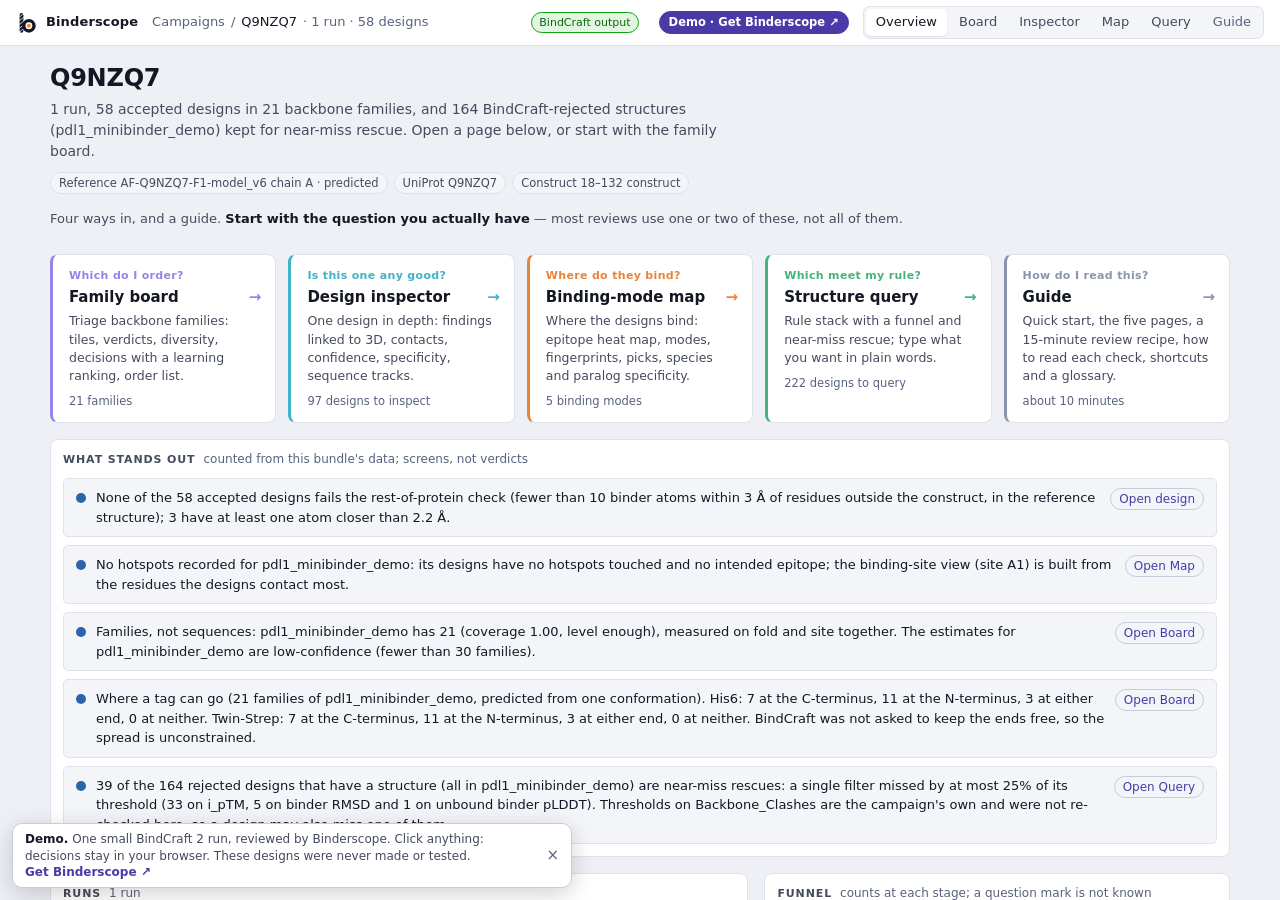
<file: index.html>
<!doctype html>
<html lang="en">
<head>
<meta charset="utf-8">
<meta name="viewport" content="width=device-width, initial-scale=1, viewport-fit=cover">
<title>Demo · Overview · Q9NZQ7 · Binderscope</title>
<script>if(location.hash=="#light")document.documentElement.setAttribute("data-theme","light");if(location.hash=="#dark")document.documentElement.setAttribute("data-theme","dark");</script>
<link rel="icon" type="image/svg+xml" href="assets/favicon.svg">
<link rel="stylesheet" href="assets/css/shared.css">
<style>
/* ---- Project overview ---- */
.app { min-height: 100%; }
.ov { flex: 1; min-height: 0; overflow: auto; padding: 18px 16px 28px; }
.ovw { max-width: 1180px; margin: 0 auto; display: grid; gap: 16px; }
.hero h1 { margin: 0 0 4px; font-size: 24px; font-weight: 600; letter-spacing: -.01em; line-height: 1.2; }
.hero h1 .sh { color: var(--ink-3); font-weight: 500; margin-left: 8px; font-size: 18px; }
.hero .lead { margin: 6px 0 10px; color: var(--ink-2); font-size: 14px; max-width: 78ch; line-height: 1.5; }
.hero .chips { display: flex; flex-wrap: wrap; gap: 6px; }
.cards { display: grid; grid-template-columns: repeat(auto-fit, minmax(200px, 1fr)); gap: 12px; }
/* The pages are alternatives, not steps, and nothing on the page said so: five
   identical boxes read as a checklist. Each carries its own colour and, above
   its name, the question it answers, so the choice is between questions rather
   than between names. The colour is an accent only -- the text is the ordinary
   ink on the ordinary surface, so contrast does not depend on it. */
.cardlede { margin: 0 0 10px; color: var(--ink-2); font-size: 13px; } .cardlede b { color: var(--ink); font-weight: 600; }
.pcard { position: relative; display: grid; gap: 4px; align-content: start; padding: 13px 14px 13px 16px; background: var(--surface);
         border: 1px solid var(--line); border-left: 3px solid var(--card, var(--accent)); border-radius: var(--radius);
         color: var(--ink); text-decoration: none; min-width: 0; transition: border-color .12s ease, box-shadow .12s ease, transform .12s ease; }
.pcard:hover { border-color: var(--card, var(--accent)); border-left-color: var(--card, var(--accent)); box-shadow: var(--shadow); transform: translateY(-1px); }
.pcard:focus-visible { outline: 2px solid var(--accent-hi); outline-offset: 2px; }
.pcard .q { font-size: 11px; letter-spacing: .03em; color: var(--card, var(--accent)); font-weight: 600; }
.pcard .t { font-weight: 600; font-size: 15px; display: flex; align-items: center; gap: 6px; } .pcard .t .ar { margin-left: auto; color: var(--card, var(--ink-3)); }
.pcard .d { color: var(--ink-2); font-size: 12.5px; line-height: 1.45; }
.pcard .s { margin-top: 4px; font-size: 11.5px; color: var(--ink-3); font-variant-numeric: tabular-nums; }
/* Hues that hold up on both themes; they only ever carry an edge, a kicker and an arrow. */
.pcard[data-page="board"] { --card: #9085e9; }
.pcard[data-page="inspector"] { --card: #3fb3c8; }
.pcard[data-page="map"] { --card: #e8833a; }
.pcard[data-page="query"] { --card: #45b37a; }
.pcard[data-page="guide"] { --card: #8a94ad; }
.two { display: grid; grid-template-columns: minmax(0, 1.5fr) minmax(0, 1fr); gap: 16px; }
@media (max-width: 900px) { .two { grid-template-columns: minmax(0, 1fr); } }
.pad { padding: 0 12px 12px; min-width: 0; } .scrollx { overflow-x: auto; }
table.rt { border-collapse: collapse; width: 100%; font-size: 12.5px; }
table.rt th { text-align: left; font-weight: 600; font-size: 10.5px; letter-spacing: .06em; text-transform: uppercase; color: var(--ink-3); padding: 6px 10px 6px 0; border-bottom: 1px solid var(--line); white-space: nowrap; }
table.rt td { padding: 7px 10px 7px 0; border-bottom: 1px solid var(--line); vertical-align: top; }
table.rt td.num, table.rt th.num { text-align: right; font-variant-numeric: tabular-nums; }
table.rt tr:last-child td { border-bottom: 0; }
.rt .sub { display: block; color: var(--ink-3); font-size: 11.5px; margin-top: 2px; }
.fun { display: grid; gap: 14px; }
.fun h3 { margin: 0 0 6px; font-size: 12px; font-weight: 600; color: var(--ink-2); }
.fr { display: grid; grid-template-columns: minmax(130px, 220px) minmax(0, 1fr) 84px; gap: 8px; align-items: center; font-size: 12px; margin: 4px 0; }
.fr .bar { height: 10px; background: var(--surface-2); border-radius: 3px; position: relative; overflow: hidden; }
.fr .bar i { position: absolute; left: 0; top: 0; bottom: 0; background: var(--accent); border-radius: 3px; }
.fr.derived .bar i { background: repeating-linear-gradient(135deg, var(--accent) 0 4px, var(--accent-soft) 4px 8px); }
.fr.unknown .bar { background: transparent; border: 1px dashed var(--line-strong); }
.fr .n { text-align: right; font-variant-numeric: tabular-nums; } .fr .n b { font-weight: 600; } .fr .n span { color: var(--ink-3); margin-left: 4px; font-size: 11px; }
.fr .l { min-width: 0; line-height: 1.3; }
.kvl { display: grid; grid-template-columns: max-content minmax(0, 1fr); gap: 6px 14px; margin: 0; font-size: 12.5px; }
.kvl dt { color: var(--ink-3); } .kvl dd { margin: 0; min-width: 0; overflow-wrap: anywhere; } .kvl .mono { font-size: 11.5px; }
.have { display: flex; flex-wrap: wrap; gap: 6px; }
.have .chip.no { opacity: .55; text-decoration: line-through; text-decoration-color: var(--line-strong); }
.revrow { display: flex; flex-wrap: wrap; gap: 8px; align-items: center; margin-top: 10px; }
.revrow input[type="text"] { width: 160px; }
.note { color: var(--ink-3); font-size: 11.5px; line-height: 1.45; margin-top: 8px; }
/* what stands out: statements counted from the data by the exporter */
ul.hl { list-style: none; margin: 0; padding: 0; display: grid; gap: 8px; }
.hl li { display: grid; grid-template-columns: 10px minmax(0, 1fr) auto; gap: 10px; align-items: start; padding: 9px 12px; background: var(--surface-2); border: 1px solid var(--line); border-radius: var(--radius-sm); font-size: 13px; line-height: 1.5; color: var(--ink); }
.hl li .dot { width: 10px; height: 10px; border-radius: 50%; margin-top: 5px; background: var(--info-ink); }
.hl li.warn .dot { background: var(--warn); } .hl li.bad .dot { background: var(--bad); }
.hl li .go { white-space: nowrap; font-size: 12px; color: var(--accent); text-decoration: none; padding: 1px 8px; border: 1px solid var(--line-strong); border-radius: 99px; }
.hl li .go:hover { border-color: var(--accent); } .hl li .go:focus-visible { outline: 2px solid var(--accent-hi); outline-offset: 2px; }
@media (max-width: 640px) { .hl li { grid-template-columns: 10px minmax(0, 1fr); } .hl li .go { grid-column: 2; justify-self: start; } }
</style>
<meta name="description" content="A live Binderscope review of one BindCraft 2 run: backbone families, 3D design inspection, binding-mode maps and a rule-based structure query. Runs in the browser, nothing to install.">
<meta property="og:title" content="Binderscope demo: reviewing BindCraft binder designs">
<meta property="og:description" content="A live Binderscope review of one BindCraft 2 run: backbone families, 3D design inspection, binding-mode maps and a rule-based structure query. Runs in the browser, nothing to install.">
<meta property="og:type" content="website">
<meta name="robots" content="index,follow">
<style id="bs-demo-css">
.bs-demo{position:fixed;left:12px;bottom:12px;z-index:9999;display:flex;align-items:center;gap:8px;max-width:min(560px,calc(100vw - 24px));
  padding:7px 10px 7px 12px;border-radius:10px;background:var(--surface,#fff);color:var(--ink-2,#444b5e);border:1px solid var(--line-strong,#c7ccda);
  box-shadow:0 6px 24px rgba(0,0,0,.18);font:12px/1.35 var(--font-ui,system-ui,sans-serif)}
.bs-demo b{color:var(--ink,#141824);font-weight:600}
.bs-demo a{color:var(--accent,#4a3aa7);font-weight:600;text-decoration:none;white-space:nowrap}
.bs-demo a:hover{text-decoration:underline}
.bs-demo button{flex:none;border:0;background:none;color:var(--ink-3,#586280);font-size:15px;line-height:1;cursor:pointer;padding:0 2px}
.bs-demo[hidden]{display:none}
.bs-demo-chip{display:inline-flex;align-items:center;gap:4px;padding:2px 9px;border-radius:99px;font-size:11.5px;font-weight:600;white-space:nowrap;
  text-decoration:none;color:var(--accent-ink,#fff);background:var(--accent,#4a3aa7);border:1px solid var(--accent,#4a3aa7);margin-left:6px}
.bs-demo-chip:hover{filter:brightness(1.12)}
@media print{.bs-demo,.bs-demo-chip{display:none}}
</style>
</head>
<body data-page="index"><div class="bs-demo" id="bsDemo" role="note"><span><b>Demo.</b> One small BindCraft 2 run, reviewed by Binderscope. Click anything: decisions stay in your browser. These designs were never made or tested. <a href="https://github.com/schnickn/binderscope" target="_blank" rel="noopener">Get Binderscope &#8599;</a></span><button type="button" aria-label="Hide this note" title="Hide">&times;</button></div><script>(function(){var n=document.getElementById("bsDemo");try{if(sessionStorage.getItem("bs-demo-hidden"))n.hidden=true}catch(e){}n.querySelector("button").onclick=function(){n.hidden=true;try{sessionStorage.setItem("bs-demo-hidden","1")}catch(e){}}})();</script>

<div class="app">
  <header class="hdr">
    <a class="brand" href="index.html" title="Project overview"><svg class="mark" aria-hidden="true" focusable="false" xmlns="http://www.w3.org/2000/svg" viewBox="0 0 64 64" fill="none">
  <!-- A lowercase b: a helix for the stem, a bowl holding the hotspot. The same
       drawing as the launcher's mark. The stripes are cut with a mask rather
       than painted in the background colour, so they show whatever is behind;
       the stem and the bowl follow currentColor, which is what lets the header
       colour them and favicon_svg() substitute a literal for a tab strip. -->
  <defs>
    <mask id="bs-mark-stem">
      <rect width="64" height="64" fill="#fff"/>
      <path d="M9 57C12.5 57 16.5 50 20 50M9 46C12.5 46 16.5 39 20 39M9 35C12.5 35 16.5 28 20 28M9 24C12.5 24 16.5 17 20 17M9 13C12.5 13 16.5 6 20 6" fill="none" stroke="#000" stroke-width="2.6"/>
    </mask>
  </defs>
  <g transform="translate(1.5 0)">
    <rect x="9" y="3" width="11" height="57" rx="5.5" fill="currentColor" mask="url(#bs-mark-stem)"/>
    <circle cx="36" cy="40" r="15" fill="none" stroke="currentColor" stroke-width="10"/>
    <circle cx="36" cy="40" r="5.5" fill="#f08a24"/>
  </g>
</svg><span class="bname">Binderscope</span><span class="bproj" title="Q9NZQ7">Q9NZQ7</span></a>
    <div class="crumbs"><span>Campaigns</span><span>/</span><b id="crumbT">Overview</b><span class="muted" id="crumbS"></span></div>
    <div class="grow"></div>
    <span class="tag-run" id="tagMock">BindCraft output</span><a class="bs-demo-chip" href="https://github.com/schnickn/binderscope" target="_blank" rel="noopener" title="This is a demo with sample data. Binderscope is free to install and reviews your own runs.">Demo &middot; Get Binderscope &#8599;</a>
    <div class="runslot" id="bsRunSlot" hidden></div>
    <nav class="views" aria-label="Views"><a href="index.html" data-nav="index" aria-current="page">Overview</a><a href="board.html" data-nav="board">Board</a><a href="inspector.html" data-nav="inspector">Inspector</a><a href="map.html" data-nav="map">Map</a><a href="query.html" data-nav="query">Query</a><a class="extra" href="guide.html" data-nav="guide">Guide</a></nav>
  </header>

  <main class="ov" id="ov">
    <div class="ovw">
      <section class="hero" aria-label="Project">
        <h1 id="hT">Project</h1>
        <p class="lead" id="hLead"></p>
        <div class="chips" id="hChips"></div>
      </section>
      <p class="cardlede" id="cardLede">Four ways in, and a guide. <b>Start with the question you actually have</b> &mdash; most reviews use one or two of these, not all of them.</p>
      <section class="cards" id="cards" aria-label="Pages"></section>
      <section class="panel" id="stand" aria-label="What stands out" hidden><div class="panel-h"><h2>What stands out</h2><span class="sub">counted from this bundle's data; screens, not verdicts</span></div><div class="pad"><ul class="hl" id="hlList"></ul></div></section>
      <div class="two">
        <section class="panel"><div class="panel-h"><h2>Runs</h2><span class="sub" id="runsSub"></span></div><div class="pad scrollx" id="runs"></div></section>
        <section class="panel"><div class="panel-h"><h2>Funnel</h2><span class="sub">counts at each stage; a question mark is not known</span></div><div class="pad fun" id="funnel"></div></section>
      </div>
      <div class="two">
        <section class="panel"><div class="panel-h"><h2>What this bundle carries</h2></div><div class="pad"><div class="have" id="have"></div><div class="note" id="haveNote">Checks that need data a bundle does not carry are switched off, never guessed.</div></div></section>
        <section class="panel"><div class="panel-h"><h2>Your review</h2><span class="sub" id="revSub"></span></div><div class="pad"><div id="rev"></div></div></section>
      </div>
      <section class="panel"><div class="panel-h"><h2>Build</h2><span class="sub" id="buildSub"></span></div><div class="pad"><dl class="kvl" id="build"></dl></div></section>
      <p class="note" id="foot">Count families, not sequences: a family is one backbone. Every score is a screen, not a verdict, and says what would confirm it.</p>
      <p class="note" id="credit" hidden></p>
    </div>
  </main>
</div>

<script src="assets/js/bs.js"></script>
<script src="data/campaign.js"></script>
<script src="data/manifest.js"></script>
<script>
const RAW = BS.data('campaign');
const MAN = BS.blob('manifest') || {};
(function () {
'use strict';
const $ = (s, r) => (r || document).querySelector(s);
const esc = BS.esc, P = BS.P, fmtN = BS.fmtN;
const profile = BS.profile, T = RAW.target || {}, designs = RAW.designs || [], runs = BS.runs();
const status = (d) => d.status || 'accepted';
const accepted = designs.filter((d) => status(d) === 'accepted'), rejected = designs.filter((d) => status(d) === 'rejected');
const famIds = (ds) => new Set(ds.map((d) => d.bb || d.id));
const resName = (r) => { const i = (T.resi || []).indexOf(r); return (i >= 0 && T.resn ? T.resn[i] : '') + r; };
const ranges = (rs) => (rs && rs.length ? rs.map((x) => (x[0] === x[1] ? x[0] : x[0] + '–' + x[1])).join(', ') : '');
const pageList = Object.keys((MAN.bundle && MAN.bundle.pages) || {});
const has = (name) => pageList.length === 0 || pageList.indexOf(name) >= 0;

/* project header */
const tName = profile.target.name || (RAW.run && RAW.run.name) || 'Binder designs', tShort = profile.target.short;
$('#hT').innerHTML = esc(tName) + (tShort && tShort !== tName ? '<span class="sh">' + esc(tShort) + '</span>' : '');
$('#crumbT').textContent = tShort || tName; $('#crumbS').textContent = '· ' + runs.length + (runs.length === 1 ? ' run' : ' runs') + ' · ' + accepted.length + ' designs';
const nFam = famIds(accepted).size;
$('#hLead').textContent = runs.length + (runs.length === 1 ? ' run' : ' runs') + ', ' + fmtN(accepted.length) + ' accepted designs' + (P.cap('families') ? ' in ' + fmtN(nFam) + ' backbone families' : '') + (rejected.length ? ', and ' + fmtN(rejected.length) + ' BindCraft-rejected structures (' + Array.from(new Set(rejected.map((d) => d.run || 'run'))).join(', ') + ') kept for near-miss rescue' : '') + '. Open a page below, or start with the family board.';
const chips = []; const chip = (a, b) => chips.push('<span class="chip" title="' + esc(b || '') + '">' + a + '</span>');
const tg = profile.target;
if (tg.reference && tg.reference.given === false) chip('No reference structure', 'The construct is the frame: designs are compared on the construct, and the checks that need the rest of the protein were not run');
else if (tg.reference && tg.reference.pdb) chip('Reference ' + esc(tg.reference.pdb) + (tg.reference.chain ? ' chain ' + esc(tg.reference.chain) : '') + (tg.reference.kind === 'experimental' ? ' · experimental' : tg.reference.kind ? ' · ' + (tg.reference.kind === 'unknown' ? 'taken as predicted' : 'predicted') : ''),
  'Coordinates of every design are placed on this structure. ' + (tg.reference.evidence || []).join('; '));
if (tg.uniprot) chip('UniProt ' + esc(tg.uniprot));
if (tg.construct && tg.construct.first) chip('Construct ' + tg.construct.first + '–' + tg.construct.last + (tg.construct.label ? ' ' + esc(tg.construct.label) : ''), 'Union of the constructs of all runs');
const hot = T.hotspots || []; if (hot.length) chip('Hotspots ' + hot.map(resName).join(', '), 'All hotspots of the project; each run has its own set (see the runs table)');
$('#hChips').innerHTML = chips.join('');

/* page cards */
const CARDS = [
  ['board', 'Family board', 'Triage backbone families: tiles, verdicts, diversity, decisions with a learning ranking, order list.', () => fmtN(nFam) + (P.cap('families') ? ' families' : ' designs'), 'Which do I order?'],
  ['inspector', 'Design inspector', 'One design in depth: findings linked to 3D, contacts, confidence, specificity, sequence tracks.', () => fmtN(designs.filter((d) => d.inspect !== null && d.inspect !== undefined).length || accepted.length) + ' designs to inspect', 'Is this one any good?'],
  ['map', 'Binding-mode map', 'Where the designs bind: epitope heat map, modes, fingerprints, picks, species and paralog specificity.', () => fmtN(Object.keys(RAW.modes || {}).length) + ' binding modes', 'Where do they bind?'],
  ['query', 'Structure query', 'Rule stack with a funnel and near-miss rescue; type what you want in plain words.', () => fmtN(designs.length) + ' designs to query', 'Which meet my rule?'],
];
const pcard = (page, name, desc, sub, question) => '<a class="pcard" data-page="' + page + '" href="' + page + '.html">'
  + '<span class="q">' + esc(question) + '</span><span class="t">' + esc(name) + '<span class="ar">→</span></span>'
  + '<span class="d">' + esc(desc) + '</span><span class="s">' + esc(sub) + '</span></a>';
const cards = CARDS.filter((c) => has(c[0])).map((c) => pcard(c[0], c[1], c[2], c[3](), c[4]));
if ($('.views [data-nav="guide"]')) cards.push(pcard('guide', 'Guide', 'Quick start, the five pages, a 15-minute review recipe, how to read each check, shortcuts and a glossary.', 'about 10 minutes', 'How do I read this?'));
$('#cards').innerHTML = cards.join('');

/* what stands out: the exporter counts these from the data (campaign.highlights, also in the manifest); each may link to a page or a design */
const HL = (RAW.highlights && RAW.highlights.length ? RAW.highlights : MAN.highlights) || [];
if (HL.length) {
  const LABEL = { board: 'Board', inspector: 'Inspector', map: 'Map', query: 'Query' };
  $('#hlList').innerHTML = HL.map((h) => {
    const l = h.link || {}, sev = ['info', 'warn', 'bad'].indexOf(h.severity) >= 0 ? h.severity : 'info';
    const href = l.page && has(l.page) ? (l.design ? BS.link.design(l.design, l.run) : BS.link.page(l.page)) : '';
    const go = href ? '<a class="go" href="' + esc(href) + '" title="' + esc(l.filter || '') + '">' + esc(l.design ? 'Open design' : 'Open ' + (LABEL[l.page] || l.page)) + '</a>' : '';
    return '<li class="' + sev + '"><span class="dot" aria-hidden="true"></span><span>' + esc(h.text) + '</span>' + go + '</li>';
  }).join('');
  $('#stand').hidden = false;
}

/* runs table */
function runRow(r) {
  const own = designs.filter((d) => (d.run || 'run') === r.id), acc = own.filter((d) => status(d) === 'accepted'), rej = own.filter((d) => status(d) === 'rejected');
  const nd = r.n_designs || {}, s = r.settings || {}, t = r.target || {};
  const nA = nd.accepted !== undefined ? nd.accepted : acc.length, nR = nd.rejected !== undefined ? nd.rejected : rej.length, nF = nd.families !== undefined ? nd.families : famIds(acc).size;
  const hs = (t.hotspots || s.hotspots || (runs.length === 1 ? T.hotspots : null) || []).map(resName).join(', ');
  const cons = t.resi_ranges ? ranges(t.resi_ranges) + (t.removed && t.removed.length ? ' (without ' + ranges(t.removed) + ')' : '') : '';
  const meta = [s.length_range ? 'length ' + s.length_range[0] + '–' + s.length_range[1] : '', s.protocol || '', s.advanced_settings || '', s.filters_name || ''].filter(Boolean).join(' · ');
  return '<tr><td><b>' + esc(r.label || r.id) + '</b><span class="sub mono">' + esc(r.id) + (r.source ? ' · ' + esc(r.source) + (/^v\d/.test(r.tool_version || '') ? ' (' + esc(String(r.tool_version).replace(/\s*\(.*$/, '')) + ')' : '') : '') + (r.experimental ? ' · experimental reader' : '') + '</span></td><td class="num">' + fmtN(nA) + '</td><td class="num">' + (rejected.length || nR ? fmtN(nR) + '<span class="sub">' + (rej.length ? fmtN(rej.length) + ' with structures' : nR ? 'scores only, no structures' : '') + '</span>' : '–') + '</td><td class="num">' + fmtN(nF) + '</td>' +
    '<td>' + esc(hs || '–') + (cons ? '<span class="sub">construct ' + esc(cons) + '</span>' : '') + (meta ? '<span class="sub">' + esc(meta) + '</span>' : '') + '</td></tr>';
}
$('#runs').innerHTML = '<table class="rt"><thead><tr><th>Run</th><th class="num">Accepted</th><th class="num" title="Sequences BindCraft scored and rejected (rows of its statistics). Only some runs keep their rejected structures: the inspector, map and query pages hold those, and the near-miss rescue works on them.">Rejected</th><th class="num">' + (P.cap('families') ? 'Families' : 'Designs') + '</th><th>Hotspots and settings</th></tr></thead><tbody>' + runs.map(runRow).join('') + '</tbody></table>' +
  (runs.length > 1 ? '<div class="note">Runs with different settings are never pooled in an estimate: diversity and “need more designs” are per run.</div>' : '');
$('#runsSub').textContent = runs.length + (runs.length === 1 ? ' run' : ' runs');

/* funnel: observed counts as bars, derived estimates hatched, unknown counts as a question mark */
const LEGACY_FUNNEL = [['n_total', 'Designs in the collection'], ['n_boltz', 'With a co-fold model'], ['n_sample', 'In this sample'], ['n_traj', 'Trajectories attempted'], ['n_traj_pass', 'Passed the trajectory filters'], ['n_scored', 'Sequences scored'], ['n_accepted', 'Accepted']];
function funnelRows(r) {
  if (r.funnel && r.funnel.length) return r.funnel.map((f) => ({ label: f.label, n: f.n, status: f.status || 'observed', note: f.note || '' }));
  const src = r.n_traj !== undefined || r.n_accepted !== undefined || r.n_total !== undefined ? r : (RAW.run || {});
  return LEGACY_FUNNEL.filter((k) => Number.isFinite(src[k[0]])).map((k) => ({ label: k[1], n: src[k[0]], status: 'observed', note: '' }));
}
$('#funnel').innerHTML = runs.map((r) => {
  const rows = funnelRows(r), mx = Math.max(1, ...rows.map((x) => (Number.isFinite(x.n) ? x.n : 0)));
  return '<div><h3>' + esc(r.label || r.id) + '</h3>' + (rows.length ? rows.map((x) => { const known = Number.isFinite(x.n); return '<div class="fr ' + x.status + '" title="' + esc(x.note || x.label) + '"><span class="l">' + esc(x.label) + '</span><span class="bar">' + (known ? '<i style="width:' + Math.max(0.5, 100 * x.n / mx).toFixed(1) + '%"></i>' : '') + '</span><span class="n">' + (known ? '<b>' + fmtN(x.n) + '</b>' : '<b class="muted" style="font-weight:400;font-style:italic">unknown</b>') + (x.status === 'derived' ? '<span>est.</span>' : '') + '</span></div>'; }).join('') : '<div class="muted">No funnel counts in this bundle.</div>') + '</div>';
}).join('');

/* capabilities */
const HAVE = [['families', 'Backbone families'], ['has_traj', 'Generation order'], ['has_fold', 'Fold similarity (TM-align)'], ['rejected', 'Rejected designs with structures'], ['olig', 'Other-subunit context'], ['rest_ctx', 'Rest-of-protein context'], ['glycan', 'Glycan sites'], ['membrane', 'Membrane plane'], ['species_panel', 'Species panel'], ['paralog_panel', 'Paralog panel'], ['outcomes', 'Lab outcomes'], ['has_pae', 'PAE matrices'], ['ipsae', 'ipSAE'], ['has_boltz', 'Independent co-fold']];
const OFF = P.get('caps_off', {}) || {};      // why a context flag is off: no reference was given, or the reference holds nothing for it
$('#have').innerHTML = HAVE.map((h) => '<span class="chip' + (P.cap(h[0]) ? '' : ' no') + '" title="' + esc(P.cap(h[0]) ? 'in this bundle' : OFF[h[0]] ? 'not run: ' + OFF[h[0]].note : 'not in this data, so the checks that need it are off') + '">' + esc(h[1]) + '</span>').join('');
{ // Two situations look the same in the chips and are not: the checks never ran (no reference), or they ran on a reference that held nothing to test against. Neither is a pass.
  const names = { olig: 'the other subunits', rest_ctx: 'the rest of the protein and the cut ends', glycan: 'glycan sites', membrane: 'the membrane plane' };
  const list = (why) => Object.keys(names).filter((k) => OFF[k] && OFF[k].why === why).map((k) => names[k]);
  const nr = list('no_reference'), rl = list('reference_lacks'), say = [], and = (a) => (a.length > 1 ? a.slice(0, -1).join(', ') + ' and ' + a[a.length - 1] : a.join(''));
  if (nr.length) say.push('<b>No reference structure was given</b>, so no design was compared with ' + esc(and(nr)) + '. A design with no finding there was not found clear of them; it was not tested.');
  if (rl.length) say.push('<b>The reference structure had nothing to test against</b> for ' + esc(and(rl)) + ' (' + Object.keys(names).filter((k) => OFF[k] && OFF[k].why === 'reference_lacks').map((k) => esc(OFF[k].note)).join('; ') + '). Those checks ran on nothing, which is not the same as passing.');
  if (P.get('checks.context.hard', false) !== true && (P.cap('olig') || P.cap('rest_ctx'))) say.push('<b>The Context check is advisory</b>: ' + esc(P.get('checks.context.hard_basis', 'it places the binder against the reference as one static model')) + '. It is shown with its reasons and can lead to REVIEW, never to NO PASS on its own.');
  $('#haveNote').innerHTML = (say.length ? say.join(' ') + ' ' : '') + 'Checks that need data a bundle does not carry are switched off, never guessed.';
}

/* review: decisions live in this browser; save and load a review file */
function drawReview() {
  const D = BS.decisions, fam = Object.keys(D.state('family')).length, des = Object.keys(D.state('design')).length, n = fam + des;
  $('#revSub').textContent = n ? n + (n === 1 ? ' decision' : ' decisions') + ' in this browser' : 'no decisions yet';
  $('#rev').innerHTML = '<div class="note" style="margin:0">Decisions you make on the board are saved in this browser' + (BS.storage.persistent === false ? ' (storage is blocked here: they are kept in memory only, so save a review file)' : '') + ' and can be saved as a review file, one JSONL line per decision.</div>' +
    '<div class="revrow"><label class="chk">Reviewer <input type="text" id="revName" value="' + esc(D.reviewer()) + '" maxlength="80" aria-label="Reviewer name"></label><button class="btn sm" id="revSave">Save review file</button><button class="btn sm" id="revLoad">Load review file</button></div><div class="note" id="revMsg" aria-live="polite"></div>';
  $('#revName').onchange = (e) => { D.setReviewer(e.target.value); };
  if (!D.count()) { $('#revSave').disabled = true; $('#revSave').title = 'Nothing to save yet: make decisions on the board first'; }
  $('#revSave').onclick = () => { const fn = D.saveFile(); $('#revMsg').textContent = 'Saved ' + fn + '. Move it into the bundle’s reviews/ folder to keep it with the bundle.'; };
  $('#revLoad').onclick = () => { D.pickFile().then((r) => { if (r) { $('#revMsg').textContent = r.added + ' added, ' + r.duplicates + ' already known' + (r.restored ? ', ' + r.restored + ' brought back after a clear' : '') + (r.invalid.length ? ', ' + r.invalid.length + ' lines skipped' : '') + '.'; drawReview(); } }, () => { $('#revMsg').textContent = 'Could not read that file.'; }); };
}
drawReview();

/* credit line of the profile (HTML written by the exporter) */
if (profile.credit && profile.credit.html) { const c = $('#credit'); c.innerHTML = profile.credit.html; c.hidden = false; }

/* build info */
const tool = MAN.tool || {}, b = MAN.bundle || {}, val = MAN.validation || {}, srcs = MAN.sources || [];
const rows = [];
const kv = (k, v) => { if (v !== undefined && v !== null && v !== '') rows.push('<dt>' + esc(k) + '</dt><dd>' + v + '</dd>'); };
kv('Tool', tool.name ? esc(tool.name + (tool.version ? ' ' + tool.version : '')) : '');
kv('Built', esc(MAN.created || ''));
kv('Bundle id', b.id ? '<span class="mono">' + esc(b.id) + '</span> <span class="muted">(review files refer to it)</span>' : '');
kv('Reference structure', profile.target.reference && profile.target.reference.given === false ? 'none given: the construct is the frame' : (profile.target.reference && profile.target.reference.pdb ? esc(profile.target.reference.pdb) + (profile.target.reference.kind === 'experimental' ? ' (experimental' + (profile.target.reference.method ? ', ' + esc(profile.target.reference.method) : '') + ')' : profile.target.reference.kind === 'unknown' ? ' (the file does not say whether it is predicted; taken as predicted)' : ' (predicted)') : ''));
kv('Inputs', srcs.length ? srcs.length + (srcs.length === 1 ? ' file' : ' files') + ' with sha256 in the manifest' : '');
kv('Counts check', val.counts_match_csv === true ? 'match the run CSVs' : val.counts_match_csv === false ? '<b>do not match the CSVs</b>: see data/manifest.json' : '');
const agree = val.metric_agreement ? Object.keys(val.metric_agreement).length : 0;
kv('Recomputed metrics', agree ? agree + ' compared with the values the design tool wrote (data/manifest.json)' : '');
const wr = MAN.warnings || []; kv('Warnings', wr.length ? '<b>' + wr.length + '</b>: ' + esc(wr.slice(0, 3).join(' | ')) : '');
const pv = MAN.privacy; kv('Privacy', pv ? 'no binder sequence and no design id left the machine while building' + (pv.network_requests === 0 ? '; no network requests' : '') : '');
kv('Data files', '<span class="mono">data/*.json</span> for tools, <span class="mono">data/*.js</span> for the pages (the same objects)');
$('#build').innerHTML = rows.join('') || '<dt>Manifest</dt><dd>none</dd>'; $('#buildSub').textContent = b.name || '';
})();
</script>
</body>
</html>
</file>
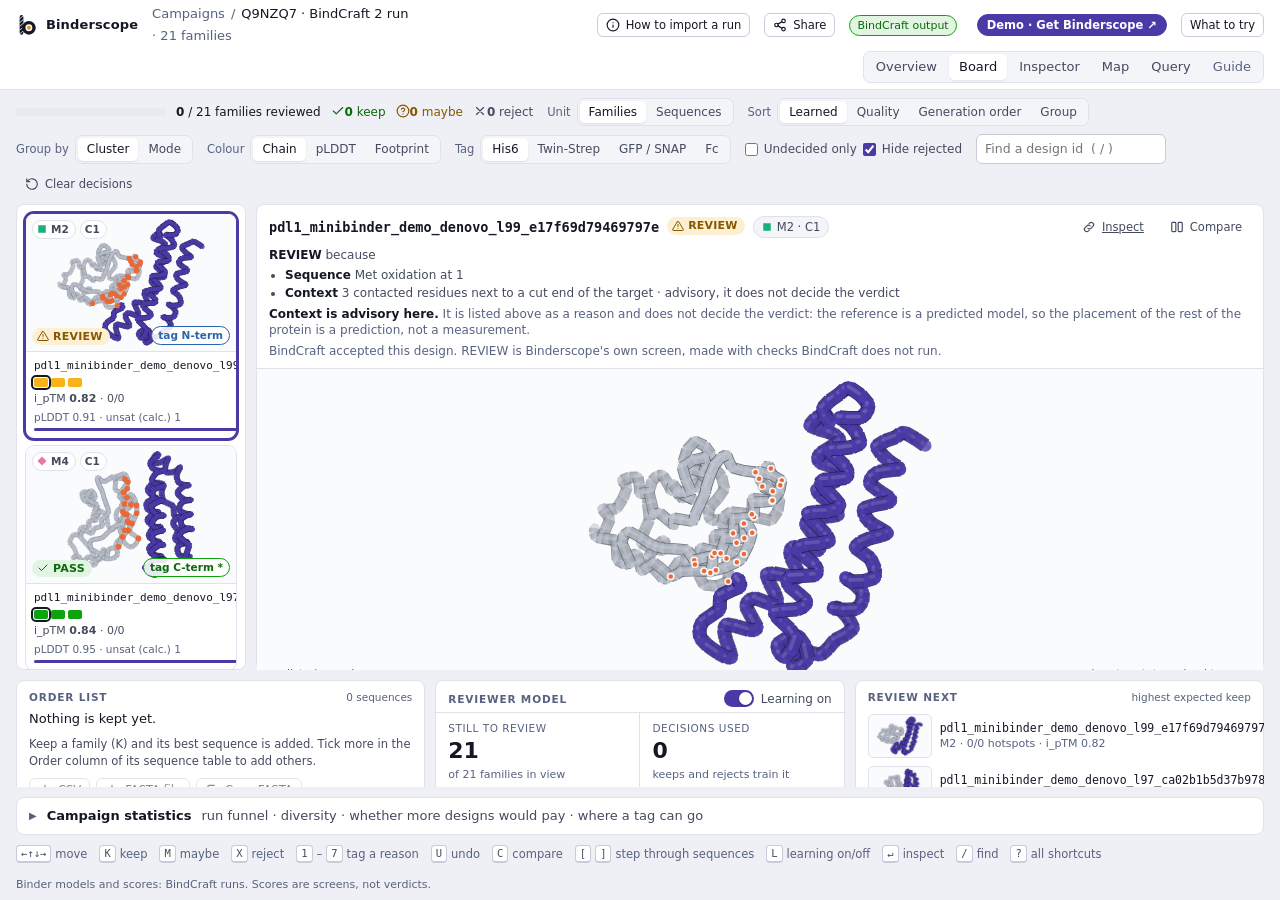
<file: board.html>
<!doctype html>
<html lang="en">
<head>
<meta charset="utf-8">
<meta name="viewport" content="width=device-width, initial-scale=1, viewport-fit=cover">
<title>Demo · Binder Family Board</title>
<script>if(location.hash=="#light")document.documentElement.setAttribute("data-theme","light");if(location.hash=="#dark")document.documentElement.setAttribute("data-theme","dark");</script>
<link rel="icon" type="image/svg+xml" href="assets/favicon.svg">
<link rel="stylesheet" href="assets/css/shared.css">
<style>
/* ---- Family Board ---- */
.app { min-height: 820px; }
.sumrow { flex: none; display: grid; grid-template-columns: minmax(0, 1fr) minmax(0, 1fr) minmax(0, 1.15fr); gap: 10px; padding: 10px 16px 0; }
.sumrow .panel { min-height: 0; }
.sumb { padding: 0 12px 10px; display: grid; gap: 8px; min-width: 0; }
.fr2 { display: grid; grid-template-columns: 150px minmax(0, 1fr) 92px; gap: 8px; align-items: center; font-size: 12px; }
.fr2 .bar { height: 10px; background: var(--surface-2); border-radius: 3px; position: relative; overflow: hidden; }
.fr2 .bar i { position: absolute; left: 0; top: 0; bottom: 0; background: var(--accent); border-radius: 3px; }
.fr2 .n { text-align: right; font-variant-numeric: tabular-nums; } .fr2 .n b { font-weight: 600; } .fr2 .n span { color: var(--ink-3); margin-left: 4px; font-size: 11px; }
.fr2.dim .bar i { background: var(--ink-3); opacity: .55; }
.reasons2 { display: flex; flex-wrap: wrap; gap: 5px; font-size: 11px; color: var(--ink-3); align-items: center; }
.reasons2 .chip { font-size: 11px; }
.big2 { display: flex; align-items: baseline; gap: 8px; flex-wrap: wrap; }
.big2 b { font-size: 26px; font-weight: 600; letter-spacing: -.02em; font-variant-numeric: tabular-nums; line-height: 1; } .big2 span { color: var(--ink-2); font-size: 12.5px; }
.sumcv { width: 100%; height: 92px; display: block; }
.kv { display: grid; grid-template-columns: repeat(4, 1fr); gap: 1px; background: var(--line); border: 1px solid var(--line); border-radius: 8px; overflow: hidden; }
.kv > div { background: var(--surface); padding: 5px 8px; min-width: 0; } .kv .k { font-size: 10px; letter-spacing: .05em; text-transform: uppercase; color: var(--ink-3); white-space: nowrap; } .kv .v { font-size: 15px; font-weight: 600; font-variant-numeric: tabular-nums; }
.advice { display: flex; gap: 8px; align-items: flex-start; padding: 7px 9px; border-radius: 8px; border: 1px solid var(--line); background: var(--surface-2); font-size: 12px; line-height: 1.4; color: var(--ink-2); }
.advice b { color: var(--ink); } .advice.keep { border-color: var(--warn); background: var(--warn-soft); } .advice.enough { border-color: var(--good); background: var(--good-soft); } .advice.maybe { border-color: var(--line-strong); }
.advice .ic { margin-top: 2px; flex: none; } .advice.early { border-color: var(--line-strong); border-style: dashed; }
.grp3 { display: flex; align-items: center; gap: 8px; font-size: 11.5px; color: var(--ink-2); flex-wrap: wrap; }
.replay { font-size: 11.5px; line-height: 1.4; color: var(--ink-2); padding: 6px 9px; border-radius: 8px; background: var(--accent-soft); border: 1px solid var(--accent); } .replay b { color: var(--ink); }
.kv .k { overflow: hidden; text-overflow: ellipsis; }
.sl { display: grid; grid-template-columns: auto 1fr auto; gap: 8px; align-items: center; font-size: 11.5px; color: var(--ink-2); }
.sl output { font-family: var(--font-mono); font-size: 11.5px; color: var(--ink); }
.toolbar { flex: none; display: flex; flex-wrap: wrap; align-items: center; gap: 8px 14px; padding: 8px 16px; min-width: 0; }
.toolbar .grp { display: flex; align-items: center; gap: 6px; color: var(--ink-3); font-size: 11.5px; } .toolbar .grow { flex: 1; }
.prog { display: flex; align-items: center; gap: 10px; min-width: 0; } .progbar { display: flex; height: 8px; width: 150px; border-radius: 4px; overflow: hidden; background: var(--surface-3); gap: 1px; } .progbar i { display: block; height: 100%; }
.counts { display: flex; gap: 10px; font-size: 12px; white-space: nowrap; } .counts b { font-variant-numeric: tabular-nums; }
/* The workbench: families on the left, the design you are deciding on in the
   middle with the room to be looked at, what the decisions add up to on the
   right. The statistics are a drawer below, because they are read once and the
   decision is made many times. */
.main { flex: 1; min-height: 400px; display: grid; grid-template-columns: var(--famrail, 250px) minmax(0, 1fr) var(--side, 330px); gap: 10px; padding: 0 16px 10px; }
.side { min-height: 0; display: flex; flex-direction: column; gap: 10px; overflow: auto; } .side .panel { flex: none; }
.sheet { position: relative; min-height: 360px; overflow: auto; border-radius: var(--radius); background: var(--surface); border: 1px solid var(--line); padding: 10px; }
/* One family per row in the rail: the rail is a list of what is left to do, and
   a grid of small squares is harder to walk with the arrow keys than a column. */
.tiles { display: grid; grid-template-columns: repeat(auto-fill, minmax(var(--tile, 190px), 1fr)); gap: 8px; }
.main > .sheet { padding: 8px; }
.main > .sheet .tiles { grid-template-columns: minmax(0, 1fr); gap: 6px; }
.gh { grid-column: 1 / -1; display: flex; align-items: center; gap: 8px; padding: 10px 2px 2px; font-weight: 600; font-size: 12.5px; } .gh .c { color: var(--ink-3); font-weight: 400; } .gh .ln { flex: 1; height: 1px; background: var(--line); }
.tile { position: relative; border: 1px solid var(--line); border-radius: 9px; background: var(--surface); overflow: hidden; cursor: pointer; display: flex; flex-direction: column; outline: none; }
.tile:hover { border-color: var(--line-strong); } .tile.focus { border-color: var(--accent); box-shadow: 0 0 0 2px var(--accent); z-index: 2; }
.tile .cw { position: relative; } .tile canvas { width: 100%; aspect-ratio: 190 / 124; background: var(--viewer-bg); }
.tile.keep { box-shadow: inset 0 0 0 2px var(--good); } .tile.reject { opacity: .45; } .tile.maybe { box-shadow: inset 0 0 0 2px var(--warn); } .tile.focus.keep { box-shadow: 0 0 0 2px var(--accent), inset 0 0 0 2px var(--good); }
.tile .tl { position: absolute; left: 6px; top: 6px; display: flex; gap: 4px; align-items: center; pointer-events: none; flex-wrap: wrap; max-width: 80%; } .tile .tr { position: absolute; right: 6px; top: 6px; display: flex; gap: 4px; align-items: center; pointer-events: none; }
.tile .bl { position: absolute; left: 6px; bottom: 6px; pointer-events: none; display: flex; gap: 4px; }
.pill { display: inline-flex; align-items: center; gap: 4px; padding: 1px 6px 1px 4px; background: color-mix(in srgb, var(--surface) 88%, transparent); border: 1px solid var(--line); border-radius: 99px; font-size: 10.5px; font-weight: 600; color: var(--ink-2); backdrop-filter: blur(3px); white-space: nowrap; }
.pill.dec { padding: 2px; width: 20px; height: 20px; justify-content: center; } .pill.keep { background: var(--good); border-color: var(--good); color: #fff; } .pill.reject { background: var(--ink-3); border-color: var(--ink-3); color: var(--surface); } .pill.maybe { background: var(--warn); border-color: var(--warn); color: #2a1d00; } .pill.q { color: var(--accent); border-color: var(--accent); }
.tile .ft { display: grid; gap: 4px; padding: 6px 8px 7px; border-top: 1px solid var(--line); font-size: 11px; }
.tile .r1 { display: flex; justify-content: space-between; gap: 6px; align-items: baseline; } .tile .id { font-family: var(--font-mono); font-weight: 500; font-size: 11px; white-space: nowrap; overflow: hidden; text-overflow: ellipsis; min-width: 0; } .tile .m { color: var(--ink-2); font-variant-numeric: tabular-nums; white-space: nowrap; }
.sibs { display: flex; gap: 3px; align-items: center; } .sibs i { width: 14px; height: 9px; border-radius: 2px; display: block; background: var(--surface-3); position: relative; } .sibs i.pass { background: var(--good); } .sibs i.review { background: var(--warn); } .sibs i.fail { background: var(--bad); opacity: .75; } .sibs i.rep { outline: 2px solid var(--ink); outline-offset: 1px; } .sibs i.pick::after { content: ""; position: absolute; right: -2px; top: -4px; width: 6px; height: 6px; border-radius: 50%; background: var(--hotspot); border: 1px solid var(--surface); }
.tile .pbar { height: 3px; border-radius: 2px; background: var(--surface-3); overflow: hidden; } .tile .pbar i { display: block; height: 100%; background: var(--accent); }
.rail { min-height: 0; display: flex; flex-direction: column; gap: 10px; overflow: auto; } .rail .panel { flex: none; }
/* The stage. #pFocus fills the column and the viewer takes what is left after
   the heading and the buttons, so the structure is the largest thing on screen
   instead of a 393x248 thumbnail three screens down. */
.rail { min-height: 0; }
.rail > #pFocus { display: flex; flex-direction: column; height: 100%; min-height: 0; }
#pFocus > .fh, #pFocus > .why, #pFocus > .decbtns, #pFocus > .decnote { flex: none; }
#pFocus > .fv { flex: 1 1 auto; min-height: 320px; height: auto; }
/* The sequence table, the checks and the reasons scroll inside a third of the
   column at most. They are read after the structure, not instead of it. */
.fdetail { flex: 0 1 auto; min-height: 0; max-height: 34%; overflow: auto; }
.fv { position: relative; height: 250px; background: var(--viewer-bg); border-top: 1px solid var(--line); border-bottom: 1px solid var(--line); } .fv canvas { position: absolute; inset: 0; } .fv .ov { position: absolute; left: 8px; bottom: 6px; right: 8px; display: flex; justify-content: space-between; gap: 6px; pointer-events: none; font-size: 11px; color: var(--ink-3); }
.fh { display: flex; align-items: center; gap: 8px; padding: 10px 12px 6px; flex-wrap: wrap; } .fh .id { font-family: var(--font-mono); font-weight: 600; font-size: 13.5px; min-width: 0; }
.decnote { padding: 0 12px 8px; font-size: 11.5px; line-height: 1.4; color: var(--ink-3); } .decnote:empty { display: none; } .decnote b { color: var(--ink-2); font-weight: 600; }
.decbtns { display: flex; gap: 6px; padding: 8px 12px 10px; } .decbtns .btn { flex: 1; justify-content: center; }
#pFocus > .decbtns { padding: 10px 12px; border-top: 1px solid var(--line); background: var(--surface); }
#pFocus > .decbtns .btn { padding: 11px 10px; font-size: 14px; }

/* Statistics, below the work rather than above it. */
.statdrawer { flex: none; margin: 0 16px 10px; border: 1px solid var(--line); border-radius: var(--radius); background: var(--surface); }
.drawer-h { width: 100%; display: flex; align-items: center; gap: 10px; padding: 9px 12px; background: none; border: 0;
            color: var(--ink-2); font: inherit; font-size: 13px; text-align: left; cursor: pointer; }
.drawer-h:hover { color: var(--ink); }
.drawer-h .dh-t { font-weight: 600; color: var(--ink); }
.drawer-h .chev { display: inline-block; font-size: 10px; color: var(--ink-3); transition: transform .12s ease; }
.statdrawer[data-open="1"] .drawer-h .chev { transform: rotate(90deg); }
.drawer-b { border-top: 1px solid var(--line); padding-bottom: 10px; }
.drawer-b .sumrow { padding-top: 10px; }
.btn.keep { border-color: var(--good); color: var(--good-ink); } .btn.keep:hover { background: var(--good-soft); } .btn.maybe { border-color: var(--warn); color: var(--warn-ink); } .btn.maybe:hover { background: var(--warn-soft); } .btn.reject { border-color: var(--bad); color: var(--bad-ink); } .btn.reject:hover { background: var(--bad-soft); }
.btn.on.keep { background: var(--good); color: #fff; } .btn.on.maybe { background: var(--warn); color: #2a1d00; } .btn.on.reject { background: var(--bad); color: #fff; }
table.sib { border-collapse: collapse; width: 100%; font-size: 11.5px; } table.sib th { text-align: left; font-size: 10px; letter-spacing: .05em; text-transform: uppercase; color: var(--ink-3); padding: 4px 6px; border-bottom: 1px solid var(--line); font-weight: 600; white-space: nowrap; } table.sib td { padding: 4px 6px; border-bottom: 1px solid var(--line); white-space: nowrap; font-variant-numeric: tabular-nums; } table.sib tr { cursor: pointer; } table.sib tr:hover td { background: var(--surface-2); } table.sib tr.cur td { background: var(--accent-soft); } table.sib tr.best td:first-child { font-weight: 700; }
.ck { display: grid; grid-template-columns: 18px 74px 1fr; gap: 6px; align-items: start; padding: 5px 12px; font-size: 12px; border-top: 1px solid var(--line); } .ck .ic { margin-top: 2px; } .ck.pass .ic { color: var(--good-ink); } .ck.warn .ic { color: var(--warn-ink); } .ck.fail .ic { color: var(--bad-ink); } .ck .n { font-weight: 600; } .ck .d { color: var(--ink-2); } .ck.off .ic, .ck.off .d { color: var(--ink-3); } .ck .adv { color: var(--ink-3); font-style: italic; }
.reasons { display: flex; flex-wrap: wrap; gap: 5px; padding: 8px 12px 10px; border-top: 1px solid var(--line); } .reasons .chip.btnlike kbd { font-family: var(--font-mono); font-size: 10px; color: var(--ink-3); }
.secth { padding: 9px 12px 5px; font-size: 10.5px; letter-spacing: .08em; text-transform: uppercase; color: var(--ink-3); font-weight: 600; display: flex; gap: 8px; align-items: center; } .secth .grow { flex: 1; } .secth .nt { text-transform: none; letter-spacing: 0; font-weight: 400; }
.switch { display: inline-flex; align-items: center; gap: 7px; cursor: pointer; font-size: 12px; color: var(--ink-2); user-select: none; text-transform: none; letter-spacing: 0; font-weight: 500; }
.switch input { appearance: none; width: 30px; height: 17px; border-radius: 9px; background: var(--line-strong); position: relative; cursor: pointer; margin: 0; transition: background .15s; }
.switch input::after { content: ""; position: absolute; left: 2px; top: 2px; width: 13px; height: 13px; border-radius: 50%; background: var(--surface); box-shadow: 0 1px 2px rgba(0,0,0,.3); transition: transform .15s; }
.switch input:checked { background: var(--accent); } .switch input:checked::after { transform: translateX(13px); } .switch input:focus-visible { outline: 2px solid var(--accent-hi); outline-offset: 2px; }
.stat2 { display: grid; grid-template-columns: 1fr 1fr; gap: 1px; background: var(--line); border-top: 1px solid var(--line); } .stat2 > div { background: var(--surface); padding: 8px 12px; } .stat2 .k { font-size: 10.5px; letter-spacing: .05em; text-transform: uppercase; color: var(--ink-3); } .big { font-size: 22px; font-weight: 600; letter-spacing: -.01em; font-variant-numeric: tabular-nums; }
.wrow { display: grid; grid-template-columns: 150px 1fr 38px; gap: 8px; align-items: center; padding: 2px 12px; font-size: 11.5px; color: var(--ink-2); } .wrow .bar { position: relative; height: 10px; background: var(--surface-2); border-radius: 3px; } .wrow .bar::before { content: ""; position: absolute; left: 50%; top: -2px; bottom: -2px; width: 1px; background: var(--line-strong); } .wrow .bar i { position: absolute; top: 1px; bottom: 1px; border-radius: 2px; } .wrow .bar i.pos { left: 50%; background: var(--m1); } .wrow .bar i.neg { right: 50%; background: var(--bad); } .wrow output { text-align: right; font-variant-numeric: tabular-nums; color: var(--ink-3); }
.paused .wrow { opacity: .55; }
.qrow { display: grid; grid-template-columns: 64px 1fr auto; gap: 8px; align-items: center; padding: 4px 12px; cursor: pointer; } .qrow:hover { background: var(--surface-2); } .qrow canvas { width: 64px; height: 44px; border-radius: 5px; background: var(--viewer-bg); border: 1px solid var(--line); } .qrow .a { font-family: var(--font-mono); font-size: 11.5px; font-weight: 500; } .qrow .b { font-size: 11px; color: var(--ink-3); }
.banner { display: none; align-items: center; gap: 10px; padding: 6px 16px; background: var(--accent-soft); border-bottom: 1px solid var(--accent); font-size: 12px; } .banner.on { display: flex; }
.modal { position: fixed; inset: 0; z-index: 80; display: none; align-items: center; justify-content: center; background: rgba(10, 12, 18, .55); padding: 16px; } .modal.on { display: flex; }
.mbox { width: min(1040px, 100%); max-height: 100%; background: var(--surface); border-radius: 12px; border: 1px solid var(--line-strong); box-shadow: var(--shadow); display: flex; flex-direction: column; overflow: hidden; }
.mbox .mh { display: flex; align-items: center; gap: 10px; padding: 12px 16px; border-bottom: 1px solid var(--line); } .mbox .mh h2 { margin: 0; font-size: 15px; font-weight: 600; flex: 1; } .mbox .mb { overflow: auto; padding: 14px 16px 16px; min-height: 0; }
.cmpgrid { display: grid; grid-template-columns: minmax(0, 1.2fr) minmax(0, 1fr); gap: 0; } .cmpgrid .cvw { position: relative; min-height: 420px; background: var(--viewer-bg); } .cmpgrid canvas { position: absolute; inset: 0; }
.cmp td:first-child, .cmp th:first-child { position: sticky; left: 0; background: var(--surface); } .cmp td.best { font-weight: 700; text-decoration: underline; text-underline-offset: 3px; }
.hintbar { display: flex; gap: 12px; flex-wrap: wrap; color: var(--ink-3); font-size: 11.5px; align-items: center; } .hintbar span { display: inline-flex; gap: 4px; align-items: center; white-space: nowrap; }
.tree { font-family: var(--font-mono); font-size: 12px; line-height: 1.6; background: var(--surface-2); border: 1px solid var(--line); border-radius: 8px; padding: 10px 12px; } .tree .ok { color: var(--good-ink); } .tree .miss { color: var(--warn-ink); } .tree .mu { color: var(--ink-3); }
.cols2 { display: grid; grid-template-columns: 1fr 1fr; gap: 14px; } .card { border: 1px solid var(--line); border-radius: 10px; padding: 12px; display: grid; gap: 8px; align-content: start; } .card h3 { margin: 0; font-size: 13px; } .card p { margin: 0; color: var(--ink-2); font-size: 12.5px; line-height: 1.45; }
.map td, .map th { padding: 4px 8px; } .tag { font-size: 10.5px; font-weight: 600; letter-spacing: .05em; text-transform: uppercase; padding: 1px 7px; border-radius: 99px; } .tag.ok { background: var(--good-soft); color: var(--good-ink); } .tag.warn { background: var(--warn-soft); color: var(--warn-ink); } .tag.mu { background: var(--surface-3); color: var(--ink-3); }
@media (max-width: 1400px) { .main { grid-template-columns: var(--famrail, 230px) minmax(0, 1fr); } .side { grid-column: 1 / -1; flex-direction: row; flex-wrap: wrap; } .side .panel { flex: 1 1 320px; } }
@media (max-width: 1200px) { .sumrow, .sumrow.scaf { grid-template-columns: minmax(0, 1fr); } .main { grid-template-columns: minmax(0, 1fr); } .sheet { max-height: 40vh; } .main > .sheet .tiles { grid-template-columns: repeat(auto-fill, minmax(var(--tile, 190px), 1fr)); } .rail { overflow: visible; } .rail > #pFocus { height: auto; } #pFocus > .fv { min-height: 320px; } }
@media (max-width: 860px) { html, body { height: auto; } .app { height: auto; } .cmpgrid, .cols2 { grid-template-columns: 1fr; } .fr2 { grid-template-columns: 110px 1fr 80px; } }

.credit { flex: none; padding: 4px 16px 8px; font-size: 11px; color: var(--ink-3); } .credit a { color: var(--ink-2); }
.btn[aria-pressed="true"] { background: var(--accent-soft); border-color: var(--accent); }
.labbar { display: grid; grid-template-columns: 74px minmax(0, 1fr) 118px; gap: 8px; align-items: center; font-size: 12px; }
.labbar .bar { height: 10px; background: var(--surface-2); border-radius: 3px; position: relative; overflow: visible; } .labbar .bar i { position: absolute; left: 0; top: 0; bottom: 0; border-radius: 3px; } .labbar .bar u { position: absolute; top: -3px; bottom: -3px; width: 2px; background: var(--ink); border-radius: 1px; }
.labbar .n { text-align: right; font-variant-numeric: tabular-nums; } .labbar .n b { font-weight: 600; } .labbar .n span { color: var(--ink-3); margin-left: 4px; font-size: 11px; }
.labh { font-size: 10.5px; letter-spacing: .06em; text-transform: uppercase; color: var(--ink-3); font-weight: 600; margin-top: 2px; }
/* ---- Binderscope additions (elements marked data-new are not part of the mockup pages) ---- */
.fr3 { display: grid; gap: 3px 8px; align-items: baseline; font-size: 12px; min-width: 0; } .fr3 .h { font-weight: 600; color: var(--ink-2); text-align: right; white-space: nowrap; overflow: hidden; text-overflow: ellipsis; } .fr3 .l { min-width: 0; line-height: 1.3; }
.fr3 .n { text-align: right; font-variant-numeric: tabular-nums; white-space: nowrap; } .fr3 .n b { font-weight: 600; } .fr3 .u { color: var(--ink-3); font-style: italic; } .fr3 .n span:not(.u) { color: var(--ink-3); margin-left: 3px; font-size: 10.5px; font-style: normal; }
.fr2 .n .u { color: var(--ink-3); font-style: italic; font-weight: 400; } .fr2 .n .e { color: var(--ink-3); font-size: 10.5px; margin-left: 3px; }
.rblk { border: 1px solid var(--line); border-radius: 8px; padding: 6px 8px 8px; display: grid; gap: 6px; min-width: 0; } .rblk .rh { font-size: 11px; color: var(--ink-3); line-height: 1.35; } .rblk .rh b { color: var(--ink); font-weight: 600; }
.rblk .big2 b { font-size: 20px; } .rblk .kv .k { font-size: 9.5px; letter-spacing: .02em; }
.mets { font-size: 10.5px; color: var(--ink-3); line-height: 1.35; font-variant-numeric: tabular-nums; } .pill.run { color: var(--ink); } .pill.off { color: var(--bad-ink); border-color: var(--bad); }
.why { padding: 2px 12px 8px; font-size: 12px; color: var(--ink-2); line-height: 1.4; } .why b { color: var(--ink); } .why ul { margin: 3px 0 0; padding-left: 16px; } .why li { margin: 1px 0; }
table.sib.dense th, table.sib.dense td { padding: 4px 4px; } table.sib.dense .st { padding: 1px 5px 1px 4px; letter-spacing: 0; }
.rejrow td { color: var(--ink-3); } .rejrow .tag { margin-left: 4px; } table.sib tr.rejrow:hover td { background: var(--surface-2); }
.srch { width: 190px; max-width: 100%; } .rowbtns { display: flex; gap: 6px; flex-wrap: wrap; align-items: center; }
.notice { margin: 0 16px 8px; padding: 6px 10px; border-radius: 8px; border: 1px solid var(--line-strong); background: var(--surface); font-size: 12px; color: var(--ink-2); } .notice.bad { border-color: var(--bad); background: var(--bad-soft); color: var(--bad-ink); } .notice.good { border-color: var(--good); background: var(--good-soft); color: var(--good-ink); } .notice[hidden] { display: none; }
.slrow { display: grid; grid-template-columns: minmax(0, 1fr) auto auto; gap: 8px; align-items: baseline; font-size: 11.5px; padding: 2px 0; } .slrow a { color: var(--ink); text-decoration: none; font-family: var(--font-mono); overflow: hidden; text-overflow: ellipsis; white-space: nowrap; } .slrow a:hover { text-decoration: underline; } .slrow .m { color: var(--ink-3); }
.helpt { width: 100%; border-collapse: collapse; table-layout: fixed; font-size: 12.5px; } .helpt td { padding: 4px 8px; border-bottom: 1px solid var(--line); vertical-align: top; } .helpt td:first-child { white-space: nowrap; width: 112px; } .helpt h4 { margin: 10px 0 4px; font-size: 10.5px; letter-spacing: .08em; text-transform: uppercase; color: var(--ink-3); }
.revrow { display: flex; gap: 6px; align-items: center; flex-wrap: wrap; } .revrow input[type="text"] { width: 150px; }
.notice.confirm { display: flex; gap: 8px; align-items: center; flex-wrap: wrap; border-color: var(--warn); background: var(--warn-soft); color: var(--warn-ink); } .notice.confirm[hidden] { display: none; } .notice.confirm .msg { flex: 1 1 320px; min-width: 0; }
.rescue { padding: 5px 8px; border-radius: 8px; border: 1px dashed var(--line-strong); font-size: 11.5px; line-height: 1.4; color: var(--ink-2); } .rescue[hidden] { display: none; } .rescue a { color: var(--accent); }
.tip .pnote { max-width: 300px; white-space: normal; line-height: 1.4; }
@media (max-width: 860px) { .fr3 { font-size: 11.5px; } .srch { width: 100%; } }
/* ---- paratope card (scaffolded runs): replaces the fold-diversity card; see docs/viewer_board.md ---- */
.pbox { display: grid; gap: 9px; min-width: 0; }
.pnote { display: flex; gap: 8px; align-items: flex-start; padding: 6px 9px; border-radius: 8px; border: 1px dashed var(--line-strong); background: var(--surface-2); font-size: 12px; line-height: 1.4; color: var(--ink-2); } .pnote b { color: var(--ink); } .pnote .ic { flex: none; margin-top: 2px; }
.pstack { display: grid; grid-template-columns: 54px minmax(0, 1fr); gap: 5px 8px; align-items: center; font-size: 11.5px; color: var(--ink-2); }
.pbar { display: flex; gap: 1px; height: 15px; border-radius: 4px; overflow: hidden; background: var(--surface-2); } .pbar i { display: block; min-width: 2px; } .pbar.none { align-items: center; padding: 0 7px; font-size: 11px; color: var(--ink-3); font-style: italic; border: 1px dashed var(--line-strong); background: transparent; }
.pleg { display: flex; flex-wrap: wrap; gap: 3px 12px; font-size: 11.5px; color: var(--ink-2); } .pleg span { display: inline-flex; gap: 5px; align-items: center; white-space: nowrap; } .pleg i { display: inline-block; width: 9px; height: 9px; border-radius: 2px; } .pleg b { font-weight: 600; color: var(--ink); font-variant-numeric: tabular-nums; }
.pcon { font-size: 12px; line-height: 1.45; color: var(--ink-2); } .pcon b { color: var(--ink); font-weight: 600; font-variant-numeric: tabular-nums; }
.pcols { display: grid; gap: 9px 18px; min-width: 0; } .pcol { display: grid; gap: 9px; align-content: start; min-width: 0; }
.sumb { container-type: inline-size; } @container (min-width: 540px) { .pcols { grid-template-columns: minmax(0, 1.08fr) minmax(0, 1fr); } }
@media (min-width: 1201px) { .sumrow.scaf { grid-template-columns: minmax(0, .82fr) minmax(0, 1.6fr) minmax(0, .92fr); } }
.pax { display: grid; grid-template-columns: 74px minmax(0, 1fr); gap: 7px 10px; font-size: 12px; align-items: baseline; line-height: 1.4; } .pax .h { font-size: 10.5px; letter-spacing: .05em; text-transform: uppercase; color: var(--ink-3); font-weight: 600; } .pax b { font-weight: 600; font-variant-numeric: tabular-nums; } .pax .u { color: var(--ink-3); font-style: italic; } .pax .res { font-family: var(--font-mono); font-size: 11.5px; }
.pax svg { display: block; width: 100%; max-width: 330px; height: 38px; margin-top: 2px; } .pax svg text { font-family: var(--font-mono); font-size: 9.5px; fill: var(--ink-3); }
.pfoot { font-size: 11px; line-height: 1.4; color: var(--ink-3); } .pfoot p { margin: 0 0 3px; }
.pchips { display: flex; flex-wrap: wrap; gap: 4px; } .pchips .chip { font-size: 11px; padding: 1px 7px; } .pchips .chip b { color: var(--ink); font-weight: 600; }
/* ---- tag and fusion: the summary card, the tile pill and the focus panel (docs/termini.md); the chips are shared styles from common.js ---- */
.tagrow { grid-template-columns: minmax(0, 1fr); padding-top: 10px; } .tagrow[hidden] { display: none; }
.tmruns { display: grid; grid-template-columns: repeat(auto-fit, minmax(420px, 1fr)); gap: 12px 22px; align-items: start; }
.tmrun { display: grid; gap: 7px; min-width: 0; } .tmh { display: flex; gap: 8px; align-items: center; flex-wrap: wrap; font-size: 12.5px; }
.tmr { display: grid; grid-template-columns: 150px minmax(0, 1fr) 218px; gap: 8px; align-items: center; font-size: 12px; padding: 1px 4px; border-radius: 6px; cursor: pointer; } .tmr:hover { background: var(--surface-2); } .tmr.on { background: var(--accent-soft); }
.tmr .l { color: var(--ink-2); line-height: 1.25; } .tmr.on .l { color: var(--ink); font-weight: 600; }
.tmr .bar { display: flex; height: 11px; gap: 1px; border-radius: 3px; overflow: hidden; background: var(--surface-2); } .tmr .bar i { display: block; min-width: 2px; }
.tmr .n { color: var(--ink-2); font-variant-numeric: tabular-nums; font-size: 11.5px; white-space: nowrap; } .tmr .n b { color: var(--ink); font-weight: 600; }
.tmnote { font-size: 11.5px; line-height: 1.45; color: var(--ink-2); } .tmnote b { color: var(--ink); font-weight: 600; } .tmnote.dim { color: var(--ink-3); }
.tmrow { display: grid; grid-template-columns: 86px auto minmax(0, 1fr); gap: 6px 8px; align-items: baseline; font-size: 11.5px; padding: 2px 12px; } .tmrow .h { color: var(--ink-3); font-size: 10.5px; letter-spacing: .05em; text-transform: uppercase; font-weight: 600; } .tmrow .m { color: var(--ink-2); min-width: 0; }
.tile .br { position: absolute; right: 6px; bottom: 6px; pointer-events: none; display: flex; gap: 4px; }
@media (max-width: 860px) { .tmruns { grid-template-columns: minmax(0, 1fr); } .tmr { grid-template-columns: 92px minmax(0, 1fr); } .tmr .n { grid-column: 1 / -1; } }
/* ---- across runs: which families of different runs bind the same site (diversity.pooled). Descriptive only: no coverage, no estimate, no forecast ---- */
.xrrow { grid-template-columns: minmax(0, 1fr); padding-top: 10px; } .xrrow[hidden] { display: none; }
.xrcols { display: grid; gap: 12px 22px; min-width: 0; } .xrcol { display: grid; gap: 8px; align-content: start; min-width: 0; }
@container (min-width: 640px) { .xrcols { grid-template-columns: minmax(0, 1.35fr) minmax(0, 1fr); } }
.xrt { font-size: 12px; line-height: 1.45; color: var(--ink-2); } .xrt b { color: var(--ink); font-weight: 600; }
.xrr { display: grid; grid-template-columns: 60px minmax(0, 1fr) auto; gap: 1px 8px; align-items: center; font-size: 12px; padding: 4px 6px; border-radius: 6px; border: 1px solid transparent; }
.xrr.multi { border-color: var(--accent); background: var(--accent-soft); }
.xrr .l { color: var(--ink-2); font-weight: 600; } .xrr.multi .l { color: var(--ink); }
.xrr .bar { height: 8px; background: var(--surface-2); border-radius: 3px; position: relative; overflow: hidden; } .xrr.multi .bar { background: var(--surface); }
.xrr .bar i { position: absolute; left: 0; top: 0; bottom: 0; background: var(--ink-3); opacity: .55; border-radius: 3px; } .xrr.multi .bar i { background: var(--accent); opacity: 1; }
.xrr .n { text-align: right; font-variant-numeric: tabular-nums; white-space: nowrap; color: var(--ink-2); } .xrr .n b { color: var(--ink); font-weight: 600; }
.xrr .c { grid-column: 2 / -1; color: var(--ink-3); font-size: 11.5px; line-height: 1.4; overflow-wrap: anywhere; } .xrr.multi .c { color: var(--ink-2); } .xrr .c b { color: var(--ink); font-weight: 600; font-variant-numeric: tabular-nums; } .xrr .chip { margin-left: 4px; font-size: 10.5px; padding: 0 6px; vertical-align: 1px; }
.xrn { font-size: 11.5px; line-height: 1.4; color: var(--ink-3); padding: 0 6px; overflow-wrap: anywhere; }
.xrf { display: flex; gap: 8px; align-items: flex-start; padding: 7px 9px; border-radius: 8px; border: 1px solid var(--line-strong); background: var(--info-soft); font-size: 12px; line-height: 1.4; color: var(--ink-2); } .xrf .ic { flex: none; margin-top: 2px; color: var(--info-ink); } .xrf > div { min-width: 0; overflow-wrap: anywhere; }
.xrf.warn { border-color: var(--warn); background: var(--warn-soft); } .xrf.warn .ic { color: var(--warn-ink); }
.xrf.bad { border-color: var(--bad); background: var(--bad-soft); } .xrf.bad .ic { color: var(--bad-ink); }
.xrflags { display: grid; gap: 6px; min-width: 0; }
</style>
<meta name="description" content="A live Binderscope review of one BindCraft 2 run: backbone families, 3D design inspection, binding-mode maps and a rule-based structure query. Runs in the browser, nothing to install.">
<meta property="og:title" content="Binderscope demo: reviewing BindCraft binder designs">
<meta property="og:description" content="A live Binderscope review of one BindCraft 2 run: backbone families, 3D design inspection, binding-mode maps and a rule-based structure query. Runs in the browser, nothing to install.">
<meta property="og:type" content="website">
<meta name="robots" content="index,follow">
<style id="bs-demo-css">
.bs-demo{position:fixed;left:12px;bottom:12px;z-index:9999;display:flex;align-items:center;gap:8px;max-width:min(560px,calc(100vw - 24px));
  padding:7px 10px 7px 12px;border-radius:10px;background:var(--surface,#fff);color:var(--ink-2,#444b5e);border:1px solid var(--line-strong,#c7ccda);
  box-shadow:0 6px 24px rgba(0,0,0,.18);font:12px/1.35 var(--font-ui,system-ui,sans-serif)}
.bs-demo b{color:var(--ink,#141824);font-weight:600}
.bs-demo a{color:var(--accent,#4a3aa7);font-weight:600;text-decoration:none;white-space:nowrap}
.bs-demo a:hover{text-decoration:underline}
.bs-demo button{flex:none;border:0;background:none;color:var(--ink-3,#586280);font-size:15px;line-height:1;cursor:pointer;padding:0 2px}
.bs-demo[hidden]{display:none}
.bs-demo-chip{display:inline-flex;align-items:center;gap:4px;padding:2px 9px;border-radius:99px;font-size:11.5px;font-weight:600;white-space:nowrap;
  text-decoration:none;color:var(--accent-ink,#fff);background:var(--accent,#4a3aa7);border:1px solid var(--accent,#4a3aa7);margin-left:6px}
.bs-demo-chip:hover{filter:brightness(1.12)}
@media print{.bs-demo,.bs-demo-chip{display:none}}
</style>
</head>
<body data-page="board">

<svg width="0" height="0" style="position:absolute" aria-hidden="true"><defs>
<symbol id="i-check" viewBox="0 0 24 24"><path d="M20 6 9 17l-5-5"/></symbol>
<symbol id="i-x" viewBox="0 0 24 24"><path d="M18 6 6 18M6 6l12 12"/></symbol>
<symbol id="i-alert" viewBox="0 0 24 24"><path d="M10.3 3.9 1.8 18a2 2 0 0 0 1.7 3h17a2 2 0 0 0 1.7-3L13.7 3.9a2 2 0 0 0-3.4 0zM12 9v4M12 17h.01"/></symbol>
<symbol id="i-info" viewBox="0 0 24 24"><circle cx="12" cy="12" r="10"/><path d="M12 16v-4M12 8h.01"/></symbol>
<symbol id="i-help" viewBox="0 0 24 24"><circle cx="12" cy="12" r="10"/><path d="M9.1 9a3 3 0 0 1 5.8 1c0 2-3 3-3 3M12 17h.01"/></symbol>
<symbol id="i-play" viewBox="0 0 24 24"><path d="m6 4 14 8-14 8z"/></symbol>
<symbol id="i-stop" viewBox="0 0 24 24"><rect x="5" y="5" width="14" height="14" rx="2"/></symbol>
<symbol id="i-cols" viewBox="0 0 24 24"><rect x="3" y="4" width="7" height="16" rx="1.5"/><rect x="14" y="4" width="7" height="16" rx="1.5"/></symbol>
<symbol id="i-copy" viewBox="0 0 24 24"><rect x="9" y="9" width="11" height="11" rx="2"/><path d="M5 15V6a2 2 0 0 1 2-2h9"/></symbol>
<symbol id="i-pose" viewBox="0 0 24 24"><path d="M4 12a8 8 0 0 1 14-5.3M20 12a8 8 0 0 1-14 5.3"/><path d="M18 3v4h-4M6 21v-4h4"/></symbol>
<symbol id="i-reset" viewBox="0 0 24 24"><path d="M3 12a9 9 0 1 0 3-6.7L3 8M3 3v5h5"/></symbol>
<symbol id="i-upload" viewBox="0 0 24 24"><path d="M12 16V4M7 9l5-5 5 5M4 20h16"/></symbol>
<symbol id="i-share" viewBox="0 0 24 24"><circle cx="18" cy="5" r="3"/><circle cx="6" cy="12" r="3"/><circle cx="18" cy="19" r="3"/><path d="m8.6 13.5 6.8 4M15.4 6.5l-6.8 4"/></symbol>
<symbol id="i-trend" viewBox="0 0 24 24"><path d="m3 17 6-6 4 4 8-8M15 7h6v6"/></symbol>
<symbol id="i-down" viewBox="0 0 24 24"><path d="M12 4v12M7 11l5 5 5-5M4 20h16"/></symbol>
<symbol id="i-link" viewBox="0 0 24 24"><path d="M10 14a4 4 0 0 0 5.7 0l3-3a4 4 0 0 0-5.7-5.7l-1 1M14 10a4 4 0 0 0-5.7 0l-3 3a4 4 0 0 0 5.7 5.7l1-1"/></symbol>
</defs></svg>

<div class="app">
  <header class="hdr">
    <a class="brand" href="index.html" title="Project overview"><svg class="mark" aria-hidden="true" focusable="false" xmlns="http://www.w3.org/2000/svg" viewBox="0 0 64 64" fill="none">
  <!-- A lowercase b: a helix for the stem, a bowl holding the hotspot. The same
       drawing as the launcher's mark. The stripes are cut with a mask rather
       than painted in the background colour, so they show whatever is behind;
       the stem and the bowl follow currentColor, which is what lets the header
       colour them and favicon_svg() substitute a literal for a tab strip. -->
  <defs>
    <mask id="bs-mark-stem">
      <rect width="64" height="64" fill="#fff"/>
      <path d="M9 57C12.5 57 16.5 50 20 50M9 46C12.5 46 16.5 39 20 39M9 35C12.5 35 16.5 28 20 28M9 24C12.5 24 16.5 17 20 17M9 13C12.5 13 16.5 6 20 6" fill="none" stroke="#000" stroke-width="2.6"/>
    </mask>
  </defs>
  <g transform="translate(1.5 0)">
    <rect x="9" y="3" width="11" height="57" rx="5.5" fill="currentColor" mask="url(#bs-mark-stem)"/>
    <circle cx="36" cy="40" r="15" fill="none" stroke="currentColor" stroke-width="10"/>
    <circle cx="36" cy="40" r="5.5" fill="#f08a24"/>
  </g>
</svg><span class="bname">Binderscope</span><span class="bproj" title="Q9NZQ7">Q9NZQ7</span></a>
    <div class="crumbs"><span>Campaigns</span><span>/</span><b id="crumbRun"></b><span class="muted" id="crumbSub"></span></div>
    <div class="grow"></div>
    <button class="btn sm" id="btnImport"><svg class="ic"><use href="#i-upload"/></svg>Import run</button>
    <button class="btn sm" id="btnShare"><svg class="ic"><use href="#i-share"/></svg>Share</button>
    <span class="tag-run" id="tagMock" title="Designs and scores come from BindCraft runs. Structures are relaxed AlphaFold2 models, placed on the reference structure. Every score is a screen, not a verdict.">BindCraft output</span><a class="bs-demo-chip" href="https://github.com/schnickn/binderscope" target="_blank" rel="noopener" title="This is a demo with sample data. Binderscope is free to install and reviews your own runs.">Demo &middot; Get Binderscope &#8599;</a>
    <div class="runslot" id="bsRunSlot" hidden></div>
    <nav class="views" aria-label="Views"><a href="index.html" data-nav="index">Overview</a><a href="board.html" data-nav="board" aria-current="page">Board</a><a href="inspector.html" data-nav="inspector">Inspector</a><a href="map.html" data-nav="map">Map</a><a href="query.html" data-nav="query">Query</a><a class="extra" href="guide.html" data-nav="guide">Guide</a></nav>
  </header>
  <div class="banner" id="banner"><svg class="ic"><use href="#i-play"/></svg><span id="bannerTxt"></span><span style="flex:1"></span><button class="btn sm" id="btnStop"><svg class="ic"><use href="#i-stop"/></svg>Stop</button></div>

  <div class="toolbar" role="toolbar" aria-label="Board controls">
    <div class="prog"><div class="progbar" id="progbar" aria-hidden="true"></div><div class="counts" id="counts"></div></div>
    <div class="grp">Unit <div class="seg" id="unitSeg"><button data-v="fam" aria-pressed="true">Families</button><button data-v="seq">Sequences</button></div></div>
    <div class="grp">Sort <div class="seg" id="sortSeg"><button data-v="learned" aria-pressed="true" title="Expected keep probability from the reviewer model">Learned</button><button data-v="q">Quality</button><button data-v="traj">Generation order</button><button data-v="group">Group</button></div></div>
    <div class="grp">Group by <div class="seg" id="grpSeg"><button data-v="cluster" aria-pressed="true">Cluster</button><button data-v="mode">Mode</button></div></div>
    <div class="grp">Colour <div class="seg" id="colSeg"><button data-v="chain" aria-pressed="true">Chain</button><button data-v="conf">pLDDT</button><button data-v="foot">Footprint</button></div></div>
    <div class="grp" id="tagGrp" hidden data-new>Tag <div class="seg" id="tagSeg" role="group" aria-label="Tag size"></div></div>
    <div class="grp"><label class="chk"><input type="checkbox" id="fUndec"> Undecided only</label><label class="chk"><input type="checkbox" id="fHideRej" checked> Hide rejected</label></div>
    <div class="grp" data-new><input type="search" class="srch" id="qSearch" placeholder="Find a design id  ( / )" aria-label="Find a design or family by id" autocomplete="off" spellcheck="false"></div>
    <div class="grow"></div>
    <button class="btn sm" id="btnDemo"><svg class="ic"><use href="#i-play"/></svg>Simulate a reviewer</button>
    <button class="btn sm ghost" id="btnReset"><svg class="ic"><use href="#i-reset"/></svg>Clear decisions</button>
  </div>
  <div class="notice" id="notice" role="status" aria-live="polite" hidden data-new></div>
  <div class="notice confirm" id="resetBar" role="alertdialog" aria-labelledby="resetMsg" hidden data-new><span class="msg" id="resetMsg"></span><button class="btn sm" id="btnResetYes">Clear decisions</button><button class="btn sm ghost" id="btnResetNo">Keep them</button></div>

  <main class="main">
    <section class="sheet" id="sheet" aria-label="Backbone families"><div class="tiles" id="tiles" role="listbox" aria-label="Families"></div></section>
    <aside class="rail" aria-label="Focused family">
      <section class="panel" id="pFocus">
        <div class="fh"><span class="id" id="fId"></span><span id="fVerdict"></span><span id="fMode"></span><span style="flex:1"></span><a class="btn sm ghost" id="btnOpen" href="#" data-new><svg class="ic"><use href="#i-link"/></svg>Inspect</a><button class="btn sm ghost" id="btnCmp" title="Add to compare (C)"><svg class="ic"><use href="#i-cols"/></svg><span>Compare</span></button></div>
        <div class="why" id="whyV" data-new></div>
        <div class="fv" id="fv"><canvas id="cvF" aria-label="Interactive view of the focused family"></canvas><div class="ov"><span id="fvL"></span><span>drag to rotate · wheel to zoom</span></div></div>
        <div class="decbtns"><button class="btn keep" id="dK"><kbd class="kbd">K</kbd> Keep</button><button class="btn maybe" id="dM"><kbd class="kbd">M</kbd> Maybe</button><button class="btn reject" id="dX"><kbd class="kbd">X</kbd> Reject</button></div>
        <div class="decnote" id="decNote" data-new></div>
        <div class="fdetail" id="fDetail">
          <div class="secth">Sequences on this backbone<span class="grow"></span><span class="nt" id="sibNote"></span></div>
          <div style="padding:0 8px 8px;overflow:auto"><table class="sib" id="sibT"></table></div>
          <div id="tagFocus" data-new></div>
          <div id="checks"></div>
          <div class="reasons" id="reasons"></div>
        </div>
      </section>
    </aside>
    <aside class="side" aria-label="Order list, reviewer model and what to review next">
      <section class="panel" id="pOrder" aria-label="Order list"><div class="secth">Order list<span class="grow"></span><span class="nt" id="slN"></span></div><div style="padding:0 12px 12px"><div id="olBox"></div></div></section>
      <section class="panel" id="pModel">
        <div class="secth">Reviewer model<span class="grow"></span><label class="switch" title="When off, the ranking stays on the quality prior and your decisions do not change it. Decisions are still recorded."><input type="checkbox" id="learnT" checked><span id="learnL">Learning on</span></label></div>
        <div class="stat2"><div><div class="k">Ranking vs simulated taste</div><div class="big" id="prec">–</div><div class="muted" style="font-size:11px" id="precNote"></div></div><div><div class="k">Decisions used</div><div class="big" id="nUsed">0</div><div class="muted" style="font-size:11px" id="mAcc"></div></div></div>
        <div style="padding:6px 0 8px" id="weights"></div>
      </section>
      <section class="panel"><div class="secth">Review next<span class="grow"></span><span class="nt" id="qNote">highest expected keep</span></div><div id="queue"></div><div class="secth" style="padding-top:10px">Worth a look<span class="grow"></span><span class="nt">model is unsure</span></div><div id="uncertain" style="padding-bottom:8px"></div></section>
    </aside>
  </main>
  <section class="statdrawer" id="statDrawer" aria-label="Campaign statistics">
    <button class="drawer-h" id="statToggle" aria-expanded="false" aria-controls="statBody">
      <span class="chev" aria-hidden="true">&#9654;</span>
      <span class="dh-t">Campaign statistics</span>
      <span class="nt" id="statSub">run funnel &middot; diversity &middot; whether more designs would pay &middot; where a tag can go</span>
    </button>
    <div class="drawer-b" id="statBody" hidden>
  <section class="sumrow" aria-label="Campaign summary">
    <div class="panel"><div class="panel-h"><h2>Run funnel</h2><span class="sub" id="runSub"></span></div><div class="sumb" id="funnel"></div></div>
    <div class="panel"><div class="panel-h"><h2 id="divH">Backbone diversity</h2><span class="sub" id="divSub">families grouped by how alike they are</span></div><div class="sumb" id="div"></div></div>
    <div class="panel"><div class="panel-h"><h2>Do you need more designs?</h2><span class="sub">new design clusters per trajectory</span></div><div class="sumb" id="yield"></div></div>
  </section>

  <section class="sumrow tagrow" id="tagRow" aria-label="Where a tag can go" hidden data-new>
    <div class="panel"><div class="panel-h"><h2>Where a tag can go</h2><span class="sub" id="tagSub">which end of each family can carry a tag or a fusion · a prediction</span></div><div class="sumb" id="tagSum"></div></div>
  </section>

  <section class="sumrow xrrow" id="poolRow" aria-label="Families that bind the same site in different runs" hidden data-new>
    <div class="panel"><div class="panel-h"><h2>Across runs</h2><span class="sub" id="poolSub">which families from different runs bind the same site · descriptive, no estimates</span></div><div class="sumb" id="poolSum"></div></div>
  </section>
    </div>
  </section>
  <div style="flex:none;padding:0 16px 10px"><div class="hintbar"><span><kbd class="kbd">←↑↓→</kbd> move</span><span><kbd class="kbd">K</kbd> keep</span><span><kbd class="kbd">M</kbd> maybe</span><span><kbd class="kbd">X</kbd> reject</span><span><kbd class="kbd">1</kbd>–<kbd class="kbd">7</kbd> tag a reason</span><span><kbd class="kbd">U</kbd> undo</span><span><kbd class="kbd">C</kbd> compare</span><span data-hint="sibs"><kbd class="kbd">[</kbd> <kbd class="kbd">]</kbd> pick sequence</span><span><kbd class="kbd">L</kbd> learning on/off</span><span data-new><kbd class="kbd">↵</kbd> inspect</span><span data-new><kbd class="kbd">/</kbd> find</span><span data-new><kbd class="kbd">?</kbd> all shortcuts</span></div></div>
</div>

<div class="modal" id="mCmp" role="dialog" aria-modal="true" aria-label="Compare"><div class="mbox"><div class="mh"><h2>Compare</h2><span class="muted" id="cmpSub"></span><button class="btn sm" data-close><svg class="ic"><use href="#i-x"/></svg>Close</button></div><div class="cmpgrid"><div class="cvw"><canvas id="cvC"></canvas></div><div class="scroll" id="cmpBody" style="max-height:520px"></div></div></div></div>
<div class="modal" id="mImport" role="dialog" aria-modal="true" aria-label="Import a BindCraft run"><div class="mbox"><div class="mh"><h2>Import a BindCraft run</h2><button class="btn sm" data-close><svg class="ic"><use href="#i-x"/></svg>Close</button></div><div class="mb" id="importBody"></div></div></div>
<div class="modal" id="mShare" role="dialog" aria-modal="true" aria-label="Share this review"><div class="mbox"><div class="mh"><h2>Share this review</h2><button class="btn sm" data-close><svg class="ic"><use href="#i-x"/></svg>Close</button></div><div class="mb" id="shareBody" data-new>
  <div class="cols2">
    <div class="card"><h3>Review file</h3><p>Every keep, maybe, reject and reason you record becomes one line in an append-only event log. The log is kept in this browser; save it as a file to keep it, move it to another machine or hand it to someone else, and load a file to bring a review back.</p>
      <div class="rowbtns"><button class="btn sm primary" id="btnSaveReview" data-autofocus><svg class="ic"><use href="#i-down"/></svg>Save review file</button><button class="btn sm" id="btnLoadReview"><svg class="ic"><use href="#i-upload"/></svg>Load review file</button></div>
      <div class="muted" id="rvInfo" style="font-size:11.5px;line-height:1.45"></div></div>
    <div class="card"><h3>Reviewer and bundle</h3><p>Events carry the reviewer name, a time stamp, the learning switch and the bundle id. Put saved files in the bundle's <span class="mono">reviews/</span> folder: nothing else needs to move. Files of several reviewers can be combined later because every event has its own id; this page shows one reviewer at a time and does not merge.</p>
      <div class="revrow"><label for="revName" class="muted">Reviewer</label><input type="text" id="revName" maxlength="80" aria-label="Reviewer name"><select id="revPick" aria-label="Switch to another reviewer in the log" hidden></select></div>
      <div class="muted" id="rvStore" style="font-size:11.5px;line-height:1.45"></div></div>
  </div></div></div></div>
<div class="modal" id="mHelp" role="dialog" aria-modal="true" aria-label="Keyboard shortcuts" data-new><div class="mbox" style="width:min(720px,100%)"><div class="mh"><h2>Keyboard shortcuts</h2><button class="btn sm" data-close><svg class="ic"><use href="#i-x"/></svg>Close</button></div><div class="mb" id="helpBody"></div></div></div>

<script src="assets/js/mini3d.js"></script>
<script src="assets/js/bs.js"></script>
<script src="assets/js/common.js"></script>
<script src="assets/js/family.js"></script>
<script src="data/campaign.js"></script>
<script src="data/manifest.js"></script>
<script>
const RAW = BS.data('campaign');
(function () {
'use strict';
const C = Common.load(RAW), T = C.T, M3 = Mini3D, tip = C.tip(), RUN = RAW.run || {}, cap = (f) => PF.cap(f), has = C.has;
const FAM = cap('families'), OUT = cap('outcomes'), RUNS = Array.isArray(RAW.runs) && RAW.runs.length ? RAW.runs : null;
if (cap('has_fold')) Family.setFold(RAW.fold);
const $ = (s, r) => (r || document).querySelector(s), $$ = (s, r) => Array.from((r || document).querySelectorAll(s));
const icon = (id) => '<svg class="ic"><use href="#' + id + '"/></svg>';
const esc = C.esc, fmtN = (n) => n.toLocaleString(), f2 = (v) => (has(v) ? v.toFixed(2) : '–');
const shapeSvg = (m, size) => '<svg viewBox="0 0 12 12" width="' + (size || 11) + '" height="' + (size || 11) + '" style="color:' + C.modeCss(m) + '" fill="currentColor">' + C.SHAPE_SVG[C.MODE_SHAPE[m]] + '</svg>';
const SM = { t: M3.smooth(T.caF, 2), b(d) { return d._sm || (d._sm = M3.smooth(d.caF, 2)); } };
const GENERIC_TIPS = ['Click a <b>tile</b> to look at a family. The panel on the right lists its sequences with the BindCraft scores and says in plain words why each check passed or did not.', 'Press <b>K</b>, <b>M</b> or <b>X</b> to keep, maybe or reject. <b>1</b> to <b>7</b> tag a reason, <b>U</b> undoes. Everything is saved in this browser; <b>Save review file</b> writes it to a file you can load again.', 'Turn <b>Learning</b> off with the switch (or <b>L</b>) to freeze the ranking while you decide. Decisions are still recorded.', 'With several runs, pick one at the top: the funnel, the diversity count and the "do you need more designs" estimate are made per run and are never pooled across runs with different hotspots or targets.', 'Press <b>Enter</b> or double-click a tile to open it in the inspector, <b>/</b> to find a design by id and <b>?</b> for every shortcut.'];
C.tips(BS.tipsFor('board', GENERIC_TIPS));

/* ---------------- runs ---------------- */
const RUNIDS = RUNS ? RUNS.map((r) => r.id) : ['run'];
const runIdOf = (d) => d.run || 'run';
const RB = (id) => (RUNS && RUNS.find((r) => r.id === id)) || RUN;          // the run block: funnel, failure, settings; the legacy single run block without runs[]
const runLabel = (id) => { const r = RUNS && RUNS.find((x) => x.id === id); return r ? r.label || r.id : RUN.name || id; };
const MULTI = cap('multi_run') && RUNIDS.length > 1;
const scopeIds = () => BS.runFilter.selected() || RUNIDS;                   // runs in view; several means 'all', shown side by side
const inView = (d) => BS.runFilter.includes(d.run);
const hotName = (r) => { const i = T.idx[r]; return (i === undefined ? '' : T.resn[i]) + r; };

/* ---------------- designs, families ---------------- */
const isAcc = (d) => d.status !== 'rejected';
const D = C.designs.filter(isAcc), REJ = C.designs.filter((d) => !isAcc(d));
const HM = C.headMetric(), HEAD = HM.key, headLabel = HM.label, headVal = HM.val;   // the headline score, shared with the order-list files (common.js)
const FAMS = Family.group(D); const FB = {}; FAMS.forEach((f) => (FB[f.id] = f));
FAMS.forEach((f) => { f.n = f.designs.length; f.score = 0.7 * f.rep.q + 0.3 * f.designs.reduce((a, d) => a + d.q, 0) / f.n; f.nPass = f.designs.filter((d) => d.verdict !== 'fail').length; f.seed = f.rep.seed; f.run = f.rep.run; f.best = f.designs.reduce((a, d) => (headVal(d) > headVal(a) ? d : a, f.rep), f.rep);
  f.vOrder = { pass: 0, review: 1, fail: 2 }; f.verdict = f.designs.reduce((a, d) => (f.vOrder[d.verdict] < f.vOrder[a] ? d.verdict : a), 'fail'); f.flag = cap('complex_rmsd') && f.designs.some((d) => d.m.complex_rmsd > 2.5 && d.m.ipsae >= 0.6);
  f.rej = cap('rejected') ? REJ.filter((d) => d.bb === f.id).sort((a, b) => a.s - b.s) : []; });
const famsOfRun = {}; RUNIDS.forEach((id) => (famsOfRun[id] = FAMS.filter((f) => runIdOf(f.rep) === id)));
const unitNoun = () => (FAM ? (st.unit === 'fam' ? 'families' : 'sequences') : 'designs');
const famLabel = (f) => PF.t('board.tile.family', { fam: f.id, seed: f.id.replace(/^.*_s/, ''), id: f.rep.id }, '{fam}');
function tileLab(it) { const d = repOf(it); return !FAM ? d.id : it.designs ? famLabel(it) : PF.t('board.tile.seq', { fam: d.fam, seed: String(d.fam).replace(/^.*_s/, ''), s: d.s, id: d.id }, '{fam} · m{s}'); }
const REASONS = (Array.isArray(BS.profile.reasons) && BS.profile.reasons.length ? BS.profile.reasons : [['wrong site', 'Binds the wrong site'], ['small interface', 'Small interface'], ['floppy', 'Floppy or loopy'], ['sticky', 'Sticky surface'], ['low confidence', 'Low confidence'], ['liability', 'Sequence liability'], ['duplicate', 'Near-duplicate']]).slice(0, 9);

/* ---------------- clusters and the estimate of what more designs would bring: per run, never pooled ---------------- */
const BASIS_W = { fold: 1, site: 0, both: cap('has_fold') && RAW.diversity && RAW.diversity.fold_weight !== undefined ? RAW.diversity.fold_weight : 0.5 };
const DIV0 = (RAW.diversity && RAW.diversity.distance_default) || null;
const basisValue = (b) => { const v = DIV0 && DIV0[b] !== undefined ? 1 - DIV0[b] : b === 'fold' && !cap('has_fold') ? 0.65 : 0.5; return Math.min(0.7, Math.max(0.3, v)); };
const st = { reveal: false, basis: (RAW.diversity && RAW.diversity.basis_default) || 'both', upto: null, theta: 0.5, unit: 'fam', sort: 'learned', group: 'cluster', col: 'chain', focus: null, sib: null, undecided: false, hideRej: true, learn: true, demo: null, cmp: new Set(), tile: 190, q: '' };
st.theta = 1 - basisValue(st.basis);
const CL = {}, ADV = {};                                                      // run id -> clusters, advice
const trajN = (id) => { const R = RB(id); if (R.traj_basis === 'none') return null; if (R.n_traj > 0) return R.n_traj; const fr = (R.funnel || []).find((x) => x.key === 'trajectory_rows'); return fr && fr.n > 0 && cap('has_traj') ? fr.n : null; };
const trajUnit = (id) => (RB(id).n_traj > 0 || RB(id).traj_basis !== 'passed' ? 'trajectories' : 'passed trajectories');
const stepM = (N) => (N >= 800 ? 600 : Math.max(50, Math.round((N * 0.5) / 50) * 50));    // the 'more designs' step: 600 trajectories for a big run, half the run (to 50) for a small one
const minUpto = (id) => { const t = famsOfRun[id].map((f) => f.traj).sort((a, b) => a - b); return Math.ceil((t[2] || 100) / 10) * 10; };
function computeAdv(id) {
  const fams = famsOfRun[id], N = trajN(id), cl = CL[id] || [];
  if (!fams.length) { ADV[id] = null; return; }
  if (!N) { ADV[id] = { A: Family.advice(fams, cl, fams.length), ACT: null, N: null, cut: null }; return; }
  const cut = scopeIds().length === 1 && st.upto ? st.upto : N;
  if (cut >= N) { ADV[id] = { A: Family.advice(fams, cl, N), ACT: null, N, cut: N }; return; }
  // replay: only the families found by trajectory `cut`, grouped by the clusters of the full run
  const famsP = fams.filter((f) => f.traj <= cut), by = new Map(); famsP.forEach((f) => by.set(f.cluster, (by.get(f.cluster) || 0) + 1));
  ADV[id] = { A: Family.advice(famsP, Array.from(by, ([cid, size]) => ({ id: cid, size })), cut), ACT: Family.advice(fams, cl, N), N, cut };
}
// a scaffolded run has one fold by construction, so its families are clustered by binding site alone (weight 0 on fold); a run without a paratope block is clustered exactly as before
const PT = C.para, SCAF = {}; RUNIDS.forEach((id) => (SCAF[id] = PT.present(RB(id))));
const runW = (id) => (SCAF[id] ? 0 : BASIS_W[st.basis]);
function recluster() { RUNIDS.forEach((id) => { CL[id] = Family.cluster(famsOfRun[id], st.theta, runW(id)); computeAdv(id); }); }
const clustersInView = () => scopeIds().reduce((n, id) => n + (CL[id] || []).length, 0);
recluster();

/* ---------------- decisions: BS.decisions is the single source of truth (append-only events, guarded localStorage) ---------------- */
let store = cap('reviews') ? BS.decisions : BS.createDecisions({ persist: false }), sandbox = false, evCache = null, hist = [];   // without caps.reviews decisions live in memory only
const uName = (u) => (u === 'fam' ? 'family' : 'design'), uUi = (n) => (n === 'family' ? 'fam' : 'seq');
function evs() { if (!evCache) { evCache = { fam: store.current({ unit: 'family' }), seq: store.current({ unit: 'design' }) }; } return evCache; }
const evOf = (unit, id) => evs()[unit].get(uName(unit) + '\u0000' + id);
function decAll() { const c = evs(); if (!c.dec) { c.dec = { fam: {}, seq: {} }; ['fam', 'seq'].forEach((u) => c[u].forEach((e) => { if (e.decision !== 'clear') c.dec[u][e.design] = e.decision; })); } return c.dec; }
const dec = () => decAll()[st.unit];
const pickMem = new Map(), reasonMem = new Map();                          // volatile copies that survive a decision change; seeded from the events
function seedMemories() { pickMem.clear(); reasonMem.clear(); ['fam', 'seq'].forEach((u) => evs()[u].forEach((e) => { if (e.decision === 'clear') return; if (u === 'fam' && e.sequences && e.sequences.length) pickMem.set(e.design, new Set(e.sequences)); reasonMem.set(u + ':' + e.design, new Set(e.reasons || [])); })); }
function bindStore(s) { s.onChange(() => { evCache = null; try { drawOrder(); } catch (e) { /* the panel is redrawn by the next decision */ } }); }   // also on a decision made in another tab or page
bindStore(store); st.learn = store.learning(); seedMemories();
const picksOf = (f) => pickMem.get(f.id) || new Set();
const reasonsOf = (key) => reasonMem.get(key) || new Set();
function addEv(it, decision, extra) {
  const unit = st.unit, id = it.id, rep = repOf(it), key = unit + ':' + id;
  const seqs = unit === 'fam' && (decision === 'keep' || decision === 'maybe') ? Array.from(picksOf(it)) : [];
  return store.add(Object.assign({ unit: uName(unit), design: id, run: rep.run || null, decision, sequences: seqs, reasons: decision === 'clear' ? [] : Array.from(reasonsOf(key)), learning: st.learn }, extra || {}));
}

/* ---------------- reviewer model (regularised logistic regression; unit = family or sequence) ---------------- */
const unsatD = (d) => C.unsatDensity(d.m);
const hotConst = new Set(D.map((d) => C.hotOf(d))).size <= 1, HF = hotConst ? (d) => d.hot.length : (d) => d.hot.length / Math.max(1, C.hotOf(d));
const FEAT_REG = {
  ipsae: ['ipSAE', (d) => d.m.ipsae, () => cap('ipsae')], min_ipae: ['Low interface PAE', (d) => -d.m.min_ipae, () => cap('min_ipae')],
  iptm: ['ipTM', (d) => d.m.iptm, () => true], iptm_b: ['i_pTM', (d) => d.m.iptm_b, () => cap('iptm_b') && !cap('ipsae')], ipae_norm: ['Low i_pAE', (d) => -d.m.ipae_norm, () => cap('ipae_norm') && !cap('min_ipae')],
  plddt: ['Binder pLDDT', (d) => d.m.plddt, () => true], ciplddt: ['Interface pLDDT', (d) => d.m.ciplddt, () => cap('ciplddt')],
  complex_rmsd: [PF.t('features.rescore_pose', {}, 'Re-score pose matches'), (d) => -d.m.complex_rmsd, () => cap('complex_rmsd')], brmsd: ['Binder refolds alone', (d) => -d.m.binder_rmsd, () => cap('binder_rmsd')],
  dsasa: ['Buried area', (d) => d.m.dsasa, () => true], sc: ['Shape complementarity', (d) => d.m.sc, () => cap('sc')], dg: ['Interface ΔG', (d) => -d.m.dg, () => cap('dg')], hb: ['H-bonds', (d) => d.m.n_hbonds, () => true],
  unsat: ['Few buried unsat. polars', (d) => -d.m.n_unsat, () => true], unsatd: ['Few unsat. polars', (d) => -unsatD(d), () => true], patch: ['Small hydrophobic patch', (d) => -d.m.hphob_patch, () => true], loops: ['Few loops at interface', (d) => -d.m.loop_frac, () => true],
  hot: ['Hotspots touched', HF, () => true], epi: ['Contacts on the epitope', (d) => d.m.epi_prec, () => true], foot: [PF.t('features.footprint', {}, 'Known-complex footprint covered'), (d) => d.m.epi_rec, () => cap('footprints')],
  partner: [PF.t('features.partner', {}, 'Clear of the other subunit'), (d) => -Math.min(d.m.olig_n3, 60), () => cap('olig')], rest: [PF.t('features.rest', {}, 'Clear of the rest of the protein'), (d) => -Math.min(d.m.rest_n3, 60), () => cap('rest_ctx')],
  cut: [PF.t('features.cut', {}, 'Contacts away from cut ends'), (d) => -d.m.cut_n, () => cap('rest_ctx')], flag: [PF.t('features.flag_region', {}, 'Few contacts in the flagged region'), (d) => -d.m.stalk_n, () => cap('flag_region')],
  n_agree: ['Predictors agree', (d) => d.m.n_agree, () => cap('n_agree')], seed_spread: ['Stable across seeds', (d) => -d.m.seed_spread, () => cap('seed_spread')], liab: ['Few sequence liabilities', (d) => -(d.liabBad * 2 + d.liabWarn), () => true],
  esm: [PF.t('features.monomer', {}, 'Monomer pLDDT'), (d) => d.m.esm_plddt, () => cap('esm_plddt')], helix: ['Helical fold', (d) => d.m.helix_frac, () => true], mem: ['Off the membrane side', (d) => -(d.m.mem_excess > 0 ? 1 : 0), () => cap('membrane')],
};
// the default feature list follows the capability flags (no ipSAE for BindCraft data); a profile can spell the list out (docs/viewer_board.md, section 3)
const FEAT_DEFAULT = [['ipsae', 0.5], ['min_ipae', 0.35], ['iptm_b', 0.4], ['ipae_norm', 0.3], ['plddt', 0.2], ['ciplddt', 0.2], ['complex_rmsd', 0.45], ['brmsd', 0.35], ['dsasa', 0.3], ['sc', 0.2], ['dg', 0.25], ['hb', 0.15], ['unsat', 0.15], ['patch', 0.15], ['loops', 0.05], ['hot', 0.3], ['epi', 0.1], ['partner', 0.3], ['rest', 0.3], ['cut', 0.1], ['n_agree', 0.15], ['seed_spread', 0.15], ['liab', 0.1], ['mem', 0.1]];
const FEATS = (Array.isArray(PF.get('board.features', null)) ? PF.get('board.features') : FEAT_DEFAULT).filter((e) => FEAT_REG[e[0]] && FEAT_REG[e[0]][2]()).map((e) => [e[2] || FEAT_REG[e[0]][0], FEAT_REG[e[0]][1], e[1]]);
const NF = FEATS.length;
const fin = FEATS.map((f) => D.map((d) => f[1](d)).filter((v) => Number.isFinite(v)));
const mu = fin.map((v) => v.reduce((a, b) => a + b, 0) / (v.length || 1)), sd = fin.map((v, i) => Math.sqrt(v.reduce((a, b) => a + Math.pow(b - mu[i], 2), 0) / (v.length || 1)) || 1);
D.forEach((d) => { d.x = FEATS.map((f, i) => { const v = f[1](d); return Number.isFinite(v) ? (v - mu[i]) / sd[i] : 0; }); });
const W0 = FEATS.map((f) => f[2]); const sig = (z) => 1 / (1 + Math.exp(-z));
const model = { w: W0.slice(), b: -0.2, n: 0, hits: [] };
const allItems = () => (st.unit === 'fam' ? FAMS : D), items = () => allItems().filter((it) => inView(repOf(it)));
const repOf = (it) => (it.rep || it); const idOf = (it) => it.id;
const featX = (it) => repOf(it).x;
function predictAll() { allItems().forEach((it) => { let z = model.b; const x = featX(it); for (let i = 0; i < NF; i++) z += model.w[i] * x[i]; it.p = sig(z); }); }
function train() {
  const dc = dec(), lab = allItems().filter((it) => dc[idOf(it)] === 'keep' || dc[idOf(it)] === 'reject'); model.n = lab.length;
  if (st.learn) {
    let w = W0.slice(), b = -0.2; const lam = 0.5 / Math.max(1, Math.sqrt(lab.length)), lr = 0.25;
    for (let it = 0; it < 160 && lab.length; it++) { const g = new Array(NF).fill(0); let gb = 0; for (const f of lab) { const x = featX(f); let z = b; for (let i = 0; i < NF; i++) z += w[i] * x[i]; const e = sig(z) - (dc[idOf(f)] === 'keep' ? 1 : 0); for (let i = 0; i < NF; i++) g[i] += (e * x[i]) / lab.length; gb += e / lab.length; } for (let i = 0; i < NF; i++) w[i] -= lr * (g[i] + lam * (w[i] - W0[i])); b -= lr * gb; }
    model.w = w; model.b = b;
  }
  predictAll();
}
function setUnit(u) { st.unit = u; model.w = W0.slice(); model.b = -0.2; model.hits = []; train(); }
train();
// what the simulated reviewer likes when there are no lab results: the hotspots, a confident interface, a consistent pose, few polars, no sticky patch, clear of the other chains
const tasteKeep = (it) => {
  const d = repOf(it), m = d.m, P = C.PRESET, S = C.S;
  const conf = cap('ipsae') ? m.ipsae >= 0.5 : (!has(m.iptm_b) || m.iptm_b >= 0.5) && (!has(m.ipae_norm) || m.ipae_norm <= 0.35);
  const pose = !has(m.complex_rmsd) || m.complex_rmsd <= 3, unsat = S.unsatDensity ? unsatD(d) <= S.unsatDensityMax : m.n_unsat <= 2;
  const clear = (!cap('olig') || !has(m.olig_n3) || m.olig_n3 < S.partner.fail_n3) && (!cap('rest_ctx') || !has(m.rest_n3) || m.rest_n3 < S.rest.fail_n3);
  return d.hot.length >= Math.min(3, C.hotOf(d)) && conf && pose && unsat && m.hphob_patch <= 620 && clear;
};
const hiddenKeep = OUT ? (it) => !!repOf(it).outcome.binds : tasteKeep;
const famKeepBest = (f) => f.designs.slice().sort((a, b) => b.q - a.q)[0];

/* ---------------- metric registry: compare rows, table columns, tile line ---------------- */
const MET = {
  ipsae: ['ipSAE', (d) => d.m.ipsae, 2, 1, () => cap('ipsae')], min_ipae: ['Min iPAE (Å)', (d) => d.m.min_ipae, 1, -1, () => cap('min_ipae')],
  iptm: [cap('iptm_b') ? 'i_pTM' : 'ipTM', (d) => d.m.iptm, 2, 1, () => true], iptm_b: ['i_pTM', (d) => d.m.iptm_b, 2, 1, () => cap('iptm_b')],
  ipae: ['i_pAE (Å)', (d) => (has(d.m.ipae_mean) ? d.m.ipae_mean : has(d.m.ipae_norm) ? d.m.ipae_norm * 31 : NaN), 1, -1, () => cap('ipae_norm')],
  plddt: ['Binder pLDDT', (d) => d.m.plddt, 2, 1, () => true], ciplddt: ['Interface pLDDT', (d) => d.m.ciplddt, 2, 1, () => cap('ciplddt')],
  complex_rmsd: ['Complex RMSD (Å)', (d) => d.m.complex_rmsd, 1, -1, () => cap('complex_rmsd')], brmsd: ['Refold RMSD (Å)', (d) => d.m.binder_rmsd, 1, -1, () => cap('binder_rmsd')],
  hs_rmsd: ['Hotspot RMSD (Å)', (d) => d.m.hotspot_rmsd, 1, -1, () => cap('hotspot_rmsd')],
  dsasa: ['Buried area (Å²)', (d) => d.m.dsasa, 0, 1, () => true], dg: ['ΔG (REU)', (d) => d.m.dg, 0, -1, () => cap('dg')], sc: ['Shape compl.', (d) => d.m.sc, 2, 1, () => cap('sc')], hb: ['H-bonds', (d) => d.m.n_hbonds, 0, 1, () => true],
  unsat: [PF.get('kind') === 'run' ? 'Buried unsat. polars (recomputed)' : 'Buried unsat. polars', (d) => d.m.n_unsat, 0, -1, () => true], unsatd: ['Unsat. per 1000 Å²', (d) => unsatD(d), 1, -1, () => true], patch: ['Hydrophobic patch (Å²)', (d) => d.m.hphob_patch, 0, -1, () => true],
  hot: ['Hotspots touched', (d) => d.hot.length, 0, 1, () => true],
  gap: [PF.t('board.row.partner_gap', {}, 'Subunit gap (Å)'), (d) => d.m.olig_min, 1, 1, () => cap('olig')], rest_gap: ['Rest-of-protein gap (Å)', (d) => d.m.rest_min, 1, 1, () => cap('rest_ctx')],
  flag: [PF.t('board.row.flag_region', {}, 'Flagged-region contacts'), (d) => d.m.stalk_n, 0, -1, () => cap('flag_region')], len: ['Length (aa)', (d) => d.len, 0, 0, () => true],
};
const metList = (path, dflt) => { const l = Array.isArray(PF.get(path, null)) ? PF.get(path) : dflt; return l.map((e) => (typeof e === 'string' ? [e] : e)).filter((e) => MET[e[0]] && MET[e[0]][4]()); };
const COMPARE = metList('board.compare', ['iptm_b', 'ipsae', 'min_ipae', 'ipae', 'plddt', 'ciplddt', 'complex_rmsd', 'brmsd', 'hs_rmsd', 'dsasa', 'dg', 'sc', 'hb', 'unsat', 'patch', 'hot', 'gap', 'rest_gap', 'flag', 'len']).map((e) => [e[1] || MET[e[0]][0], MET[e[0]][1], MET[e[0]][2], MET[e[0]][3]]);
const SIBF = {
  iptm: ['i_pTM', (x) => f2(x.m.iptm)], iptm_b: ['i_pTM', (x) => f2(x.m.iptm_b)], ipsae: ['ipSAE', (x) => f2(x.m.ipsae)], plddt: ['pLDDT', (x) => f2(x.m.plddt)], dg: ['ΔG', (x) => (has(x.m.dg) ? Math.round(x.m.dg) : '–')],
  sc: ['SC', (x) => f2(x.m.sc)], unsat: ['Unsat', (x) => (has(x.m.n_unsat) ? x.m.n_unsat : '–')].concat(PF.get('kind') === 'run' ? ['Buried unsatisfied polars, counted from the structure here (the inspector also shows BindCraft\'s own mean count)'] : []), hs_rmsd: ['HS Å', (x) => (has(x.m.hotspot_rmsd) ? x.m.hotspot_rmsd.toFixed(1) : '–'), 'Hotspot RMSD (Å)'], liab: ['Liab', (x) => x.liabBad + x.liabWarn],
  tag: ['Tag', (x) => tagCell(x), 'The end to tag for the tag size chosen in the toolbar (N, C, N·C for either, – for neither), from the geometry of the predicted complex'],
  lab: ['Lab', (x) => (st.reveal ? (x.outcome.binds ? '<b style="color:var(--good-ink)">✓</b>' : '<b style="color:var(--bad-ink)">✕</b>') : '<span class="muted">·</span>')],
};
const SIBNEED = { iptm_b: () => cap('iptm_b'), ipsae: () => cap('ipsae'), dg: () => cap('dg'), sc: () => cap('sc'), hs_rmsd: () => cap('hotspot_rmsd'), lab: () => OUT };
const SIBCOLS = (Array.isArray(PF.get('board.sib_cols', null)) ? PF.get('board.sib_cols') : [[cap('iptm_b') ? 'iptm_b' : 'iptm'], ['ipsae'], ['plddt'], ['dg'], ['sc'], ['unsat'], ['hs_rmsd'], ['lab']]).map((e) => (typeof e === 'string' ? [e] : e)).filter((e) => SIBF[e[0]] && (!SIBNEED[e[0]] || SIBNEED[e[0]]()));
const TILEF = { plddt: (d) => 'pLDDT ' + f2(d.m.plddt), dg: (d) => 'ΔG ' + (has(d.m.dg) ? Math.round(d.m.dg) : '–'), sc: (d) => 'SC ' + f2(d.m.sc), unsat: (d) => 'unsat (calc.) ' + (has(d.m.n_unsat) ? d.m.n_unsat : '–'), hs_rmsd: (d) => 'HS ' + (has(d.m.hotspot_rmsd) ? d.m.hotspot_rmsd.toFixed(1) + ' Å' : '–'), ipsae: (d) => 'ipSAE ' + f2(d.m.ipsae), iptm: (d) => 'ipTM ' + f2(d.m.iptm) };
const TILEMETS = (Array.isArray(PF.get('board.tile_metrics', null)) ? PF.get('board.tile_metrics') : cap('iptm_b') ? ['plddt', 'dg', 'sc', 'unsat', 'hs_rmsd'] : []).filter((k) => TILEF[k] && (k !== 'dg' || cap('dg')) && (k !== 'sc' || cap('sc')) && (k !== 'hs_rmsd' || cap('hotspot_rmsd')));
const hlLabel = (d) => headLabel + ' <b>' + f2(headVal(d)) + '</b>';

/* ---------------- lab results (only with caps.outcomes) ---------------- */
const fmtKd = (kd) => (kd == null ? '' : kd < 1e-9 ? (kd * 1e12).toFixed(0) + ' pM' : kd < 1e-6 ? (kd * 1e9).toFixed(kd < 1e-8 ? 1 : 0) + ' nM' : (kd * 1e6).toFixed(1) + ' µM');
const labPill = (d) => { const o = d.outcome; return '<span class="st ' + (o.binds ? 'pass' : 'fail') + '">' + icon(o.binds ? 'i-check' : 'i-x') + (o.binds ? 'binds' + (o.kd != null ? ' · ' + fmtKd(o.kd) : '') : 'no binding') + '</span>'; };
const labTile = (d) => '<span class="st ' + (d.outcome.binds ? 'pass' : 'fail') + '" title="' + (d.outcome.binds ? 'binds in the lab' + (d.outcome.kd != null ? ', KD ' + fmtKd(d.outcome.kd) : '') : 'no binding detected in the lab') + '">' + (d.outcome.binds ? '✓ binds' : '✕ none') + '</span>';
/* weighted rank statistics: a sample keeps every binder but only a fraction of the other designs, so each design carries the inverse of its sampling probability */
const wOf = (d) => d.wt || 1;
function wauc(score, ds) {
  let num = 0, wp = 0, wn = 0; const pos = [], neg = []; ds.forEach((d, i) => (d.outcome.binds ? pos : neg).push(i)); pos.forEach((i) => (wp += wOf(ds[i]))); neg.forEach((j) => (wn += wOf(ds[j])));
  pos.forEach((i) => neg.forEach((j) => { num += wOf(ds[i]) * wOf(ds[j]) * (score[i] > score[j] ? 1 : score[i] === score[j] ? 0.5 : 0); })); return num / (wp * wn);
}
let LABCACHE = null;
function labStats() {
  if (LABCACHE) return LABCACHE;
  const tot = D.reduce((a, d) => a + wOf(d), 0), pos = D.reduce((a, d) => a + (d.outcome.binds ? wOf(d) : 0), 0);
  const groups = ['pass', 'review', 'fail'].map((v) => { const g = D.filter((d) => d.verdict === v), w = g.reduce((a, d) => a + wOf(d), 0), wb = g.reduce((a, d) => a + (d.outcome.binds ? wOf(d) : 0), 0); return { v: v, n: g.length, b: g.filter((d) => d.outcome.binds).length, rate: w ? wb / w : 0 }; });
  const finite = (f) => D.map((d) => { const v = f(d); return Number.isFinite(v) ? v : 0; });
  const lab = D.map((d) => (d.outcome.binds ? 1 : 0)), fold = D.map((d, i) => i % 5);
  // 5-fold cross-validation of the same regularised logistic regression the reviewer model uses, trained on lab outcomes
  const oof = new Array(D.length).fill(0), byCls = [[], []]; D.forEach((d, i) => byCls[lab[i]].push(i)); byCls.forEach((arr) => arr.forEach((i, r) => (fold[i] = r % 5)));
  for (let k = 0; k < 5; k++) {
    const tr = D.map((d, i) => i).filter((i) => fold[i] !== k); let w = W0.slice(), b = -0.2; const lam = 0.5 / Math.max(1, Math.sqrt(tr.length)), lr = 0.25;
    for (let it = 0; it < 160; it++) { const g = new Array(NF).fill(0); let gb = 0; tr.forEach((i) => { const x = D[i].x; let z = b; for (let j = 0; j < NF; j++) z += w[j] * x[j]; const e = sig(z) - lab[i]; for (let j = 0; j < NF; j++) g[j] += (e * x[j]) / tr.length; gb += e / tr.length; }); for (let j = 0; j < NF; j++) w[j] -= lr * (g[j] + lam * (w[j] - W0[j])); b -= lr * gb; }
    D.forEach((d, i) => { if (fold[i] === k) { let z = b; for (let j = 0; j < NF; j++) z += w[j] * d.x[j]; oof[i] = z; } });
  }
  const auc = [];
  if (cap('ipsae')) auc.push(['ipSAE alone', wauc(finite((d) => d.m.ipsae), D)]);
  auc.push(['ipTM alone', wauc(finite((d) => d.m.iptm), D)]); if (cap('ciplddt')) auc.push(['Interface pLDDT alone', wauc(finite((d) => d.m.ciplddt), D)]);
  auc.push(['Hand-weighted quality score', wauc(D.map((d) => d.q), D)], ['Reviewer model trained on lab results (5-fold CV)', wauc(oof, D)]);
  return (LABCACHE = { base: pos / tot, groups: groups, auc: auc });
}
function drawLab() {
  const el = $('#labDyn'); if (!el) return;
  if (!st.reveal) { el.innerHTML = '<div class="advice early">' + icon('i-info') + '<div><b>Lab results are hidden.</b> Review some designs first, then press <b>Show lab results</b> (top right) to see how the checks and the ranking did against what the lab measured.</div></div><div class="muted" style="font-size:11px;line-height:1.4">Behind the switch: the share of designs that bound for each verdict, and how well each score ranked binders above non-binders.</div>'; return; }
  const S = labStats(), mx = 0.4, nm = { pass: 'PASS', review: 'REVIEW', fail: 'NO PASS' }, col = { pass: 'var(--good)', review: 'var(--warn)', fail: 'var(--ink-3)' };
  el.innerHTML = '<div class="labh">Share that bound, by verdict</div>' + S.groups.map((g) => '<div class="labbar" title="' + g.b + ' of ' + g.n + ' designs in the sample bound"><span>' + nm[g.v] + '</span><span class="bar"><i style="width:' + Math.min(100, (100 * g.rate) / mx) + '%;background:' + col[g.v] + '"></i><u style="left:' + (100 * S.base) / mx + '%" title="all designs: ' + (100 * S.base).toFixed(1) + '%"></u></span><span class="n"><b>' + (100 * g.rate).toFixed(0) + '%</b><span>' + g.b + ' of ' + g.n + '</span></span></div>').join('') +
    '<div class="muted" style="font-size:11px;line-height:1.4">' + PF.t('board.lab.weighted_note', { n_boltz: RUN.n_boltz !== undefined ? RUN.n_boltz : RUN.n_total !== undefined ? RUN.n_total : D.length, base: (100 * S.base).toFixed(1) }, 'Weighted back to the full set (tick = all designs, {base}%). Counts are from the sample.') + '</div>' +
    '<div class="labh" style="margin-top:4px">How well each score ranks binders above non-binders (AUROC)</div>' + S.auc.map((a, i) => '<div class="labbar"' + (i === S.auc.length - 1 ? ' style="font-weight:600"' : '') + ' title="' + a[0] + ': ' + a[1].toFixed(2) + ' (0.50 is chance, 1.00 perfect)"><span style="grid-column:1 / span 2;overflow:hidden;text-overflow:ellipsis;white-space:nowrap">' + a[0] + '</span><span class="n"><b>' + a[1].toFixed(2) + '</b></span></div>').join('') +
    '<div class="muted" style="font-size:11px;line-height:1.4">' + PF.t('board.lab.conclusion', {}, 'Every single score is a weak guide here, and the checks help more than any one of them. The trained model is scored on designs it has not seen.') + '</div>';
}

/* ---------------- summary panels: funnel, diversity, need-more-designs. One run in view: the full panels. Several: per-run blocks side by side, never pooled. ---------------- */
const TRS_MIN = (id) => minUpto(id);
function funnelRows(id) {
  const R = RB(id), fams = famsOfRun[id], ds = D.filter((d) => runIdOf(d) === id), rows = [];
  if (Array.isArray(R.funnel) && R.funnel.length) R.funnel.forEach((x) => rows.push({ key: x.key, label: x.label, n: x.n == null ? null : x.n, status: x.status || 'observed', note: x.note || '' }));
  else if (R.n_total != null) {
    rows.push({ label: PF.t('board.funnel.total.label', {}, 'Designs submitted'), n: R.n_total, note: PF.t('board.funnel.total.note', {}, 'Every design in the collection') }, { label: PF.t('board.funnel.model.label', {}, 'With a structure model'), n: R.n_boltz, note: PF.t('board.funnel.model.note', {}, 'Designs that have a structure model in the dataset') },
      { label: PF.t('board.funnel.sample.label', {}, 'In this sample'), n: R.n_sample, note: PF.t('board.funnel.sample.note', {}, 'The designs loaded into this view') });
  } else {
    [['Trajectories attempted', R.n_traj, 'Counted from Trajectory/Relaxed, LowConfidence and Clashing'], ['Passed trajectory filters', R.n_traj_pass, 'Trajectory/Relaxed and trajectory_stats.csv'], ['Sequences that passed AF2', R.n_scored, 'Rows in mpnn_design_stats.csv'], ['Accepted by BindCraft', R.n_accepted, 'Accepted/ and final_design_stats.csv']]
      .forEach((r, i) => rows.push({ label: r[0], n: r[1] == null ? null : r[1], note: r[2], pct: i > 0 && i < 4 && R.n_traj ? (100 * r[1] / R.n_traj).toFixed(1) + '%' : '' }));
  }
  if (FAM) { if (!rows.some((r) => r.key === 'accepted_backbones')) rows.push({ label: 'Families with an accepted sequence', n: fams.length, note: 'Accepted sequences grouped by backbone' }); rows.push({ label: 'Families with a PASS or REVIEW', n: fams.filter((f) => f.verdict !== 'fail').length, note: 'After the checks in this tool' }); }
  else { const nPass = ds.filter((d) => d.verdict === 'pass').length, nPR = ds.filter((d) => d.verdict !== 'fail').length, pc = (n) => (R.n_sample ? Math.round((100 * n) / R.n_sample) + '%' : ''); rows.push({ label: 'PASS or REVIEW', n: nPR, note: 'After the checks in this tool', pct: pc(nPR) }, { label: 'PASS', n: nPass, note: 'After the checks in this tool', pct: pc(nPass) }); }
  return rows;
}
const cellN = (r, short) => (r.n == null ? '<span class="u">unknown</span>' : r.status === 'derived' ? '<b>~' + fmtN(r.n) + '</b><span>' + (short ? 'est.' : 'estimate') + '</span>' : '<b>' + fmtN(r.n) + '</b>' + (r.pct ? '<span>' + r.pct + '</span>' : ''));
const runSettingsLine = (id) => { const s = (RB(id).settings) || {}, bits = []; if (s.hotspots && s.hotspots.length) bits.push('hotspots ' + s.hotspots.map(hotName).join(' ')); if (s.length_range) bits.push(s.length_range[0] + '–' + s.length_range[1] + ' aa'); return '<b>' + esc(id) + '</b>' + (bits.length ? ' · ' + bits.join(' · ') : ''); };
function drawFunnel() {
  const ids = scopeIds();
  if (ids.length > 1) {
    const cols = ids.map((id) => funnelRows(id)), rows0 = cols[0];
    $('#runSub').textContent = ids.length + ' runs side by side · never pooled';
    $('#funnel').innerHTML = '<div class="fr3" style="grid-template-columns:minmax(0,1fr)' + ' 86px'.repeat(ids.length) + '"><span></span>' + ids.map((id) => '<span class="h" title="' + esc(runLabel(id)) + '">' + esc(id) + '</span>').join('') +
      rows0.map((r, i) => '<span class="l" title="' + esc(r.note) + '">' + esc(r.label) + '</span>' + cols.map((c) => { const x = (r.key && c.find((y) => y.key === r.key)) || c[i] || {}; return '<span class="n"' + (x.status === 'derived' ? ' title="estimate: derived from the counters, not observed"' : '') + '>' + (x.n === undefined ? '' : cellN(x, true)) + '</span>'; }).join('')).join('') + '</div>' +
      '<div class="muted" style="font-size:11px;line-height:1.4">The runs differ in hotspots, length range and sometimes the target construct, so every count is its own. Pick a run in the header for the log-scale funnel and the filters that failed most. "unknown" means the run folder does not say; it is never drawn as 0.</div>';
    return;
  }
  const id = ids[0], R = RB(id), rows = funnelRows(id), base = Math.max(2, ...rows.map((r) => (r.n > 0 && r.status !== 'derived' ? r.n : 0)), ...rows.map((r) => (r.n > 0 ? r.n : 0)));
  const lg = (n) => Math.log10(Math.max(1, n)) / Math.log10(base), ds = D.filter((d) => runIdOf(d) === id);
  $('#runSub').textContent = (R.source || 'BindCraft') + ' · ' + (R.name || R.label || '') + ' · log scale';
  const counters = Array.isArray(R.failure), fails = counters ? (R.failure || []).slice(0, 4).map((f) => '<span class="chip" title="BindCraft filter: ' + esc(f[0]) + '">' + esc(f[1]) + ' <b style="color:var(--ink)">' + fmtN(f[2]) + '</b></span>')
    : C.CHECKS.map((c) => [c.label, ds.filter((d) => d.checks[c.key] === 'fail').length, c.tip]).filter((x) => x[1]).sort((a, b) => b[1] - a[1]).slice(0, 4).map((f) => '<span class="chip" title="' + esc(f[2]) + '">' + esc(f[0]) + ' <b style="color:var(--ink)">' + fmtN(f[1]) + '</b></span>');
  $('#funnel').innerHTML = rows.map((r) => '<div class="fr2" title="' + esc(r.note) + '"><span>' + esc(r.label) + '</span><span class="bar"><i style="width:' + (r.n == null ? 0 : Math.max(2, 100 * lg(r.n))).toFixed(1) + '%"></i></span><span class="n">' + cellN(r) + '</span></div>').join('') +
    (OUT && st.reveal && RUN.n_binders_total != null ? '<div class="fr2" title="' + PF.t('board.funnel.lab.note', {}, 'Designs with a confirmed binding result in the lab') + '"><span>' + PF.t('board.funnel.lab.label', {}, 'Bound in the lab') + '</span><span class="bar"><i style="width:' + Math.max(2, 100 * lg(RUN.n_binders_total)).toFixed(1) + '%;background:var(--good)"></i></span><span class="n"><b>' + fmtN(RUN.n_binders_total) + '</b><span>of ' + fmtN(RUN.n_total) + '</span></span></div>' : '') +
    '<div class="reasons2"><span>' + (counters ? 'Filters failed most:' : 'Checks failed most:') + '</span>' + fails.join('') + '</div><div class="muted" style="font-size:11px;line-height:1.4">' + (counters ? 'A sequence can fail several filters and failure_csv counts each one, so these overlap.' : PF.t('board.funnel.note', {}, 'A design can fail several checks, so these overlap.')) + '</div>';
}
const BASIS_NAME = { fold: 'backbone clusters', both: 'design clusters', site: 'binding-site clusters' };
const hasTheta = () => !!$('#thetaR');
function kvHtml(id, A, cl) { const sizes = cl.map((c) => c.size); return '<div class="kv"><div title="Effective number of clusters (Hill number of order 1)"><div class="k">Effective</div><div class="v">' + A.hill1.toFixed(1) + '</div></div><div title="Clusters seen only once"><div class="k">Singletons</div><div class="v">' + sizes.filter((s) => s === 1).length + '</div></div><div title="Share of families in the largest cluster"><div class="k">Largest</div><div class="v">' + Math.round(A.dom * 100) + '%</div></div><div title="Distinct binding modes among the families"><div class="k">Modes</div><div class="v">' + new Set(famsOfRun[id].map((f) => f.mode)).size + '</div></div></div>'; }
/* ---------------- paratope card: what the designs of a scaffolded run bind with, in place of fold diversity ----------------
   Reads runs[].paratope (accepted designs), paratope_rejected and diversity_paratope (PARATOPE-CONTRACT.md). A block that is absent or partial
   shows what it has and says what is missing; a number that is not there is never drawn as 0. */
const pct1 = (v) => (has(v) ? v.toFixed(1) + '%' : null), pct0 = (v) => (has(v) ? Math.round(v) + '%' : null);
const capFirst = (t) => String(t).charAt(0).toUpperCase() + String(t).slice(1);
const offFilter = (id) => (RB(id).filters || []).find((f) => /off_paratope/i.test(f.stem || '') && f.mandatory) || null;
const frOrder = (n) => { const m = /^FR(\d)(-?face)?/i.exec(n); return m ? +m[1] * 2 + (m[2] ? 1 : 0) : 100; };
// the parts of one bar: designed segments one by one, framework as one stretch with the FR2 face apart from it; null when the block has no shares
function paraParts(blk, loops) {
  if (!blk || !PT.isObj(blk.share)) return null;
  const sh = blk.share, out = [], keys = Object.keys(sh).filter((k) => has(sh[k]));
  loops.concat(keys.filter((k) => PT.isLoop(k) && loops.indexOf(k) < 0)).forEach((k) => { if (has(sh[k]) && sh[k] > 0) out.push({ name: k, v: sh[k], c: PT.colour(k) }); });
  const fw = keys.filter((k) => PT.isFramework(k) && !/face/i.test(k)).sort((a, b) => frOrder(a) - frOrder(b)), face = keys.filter((k) => /face/i.test(k));
  const fwv = fw.reduce((a, k) => a + sh[k], 0);
  if (fwv > 0) out.push({ name: 'framework', v: fwv, c: PT.FRC, parts: fw.map((k) => PT.label(k) + ' ' + sh[k].toFixed(1)).join(' · ') });
  face.forEach((k) => { if (sh[k] > 0) out.push({ name: k, v: sh[k], c: PT.FACEC }); });
  if (!fw.length && !face.length && has(blk.framework_share) && blk.framework_share > 0) out.push({ name: 'framework', v: blk.framework_share, c: PT.FRC });
  return out.length ? out : null;
}
// widths are normalised, so rounding in the shares cannot overflow the bar
function paraBar(label, parts, title, none) {
  const tot = parts ? parts.reduce((a, p) => a + p.v, 0) : 0;
  return '<span title="' + esc(title || '') + '">' + label + '</span>' + (tot > 0
    ? '<div class="pbar" title="' + esc(title || '') + '">' + parts.map((p) => '<i style="flex:' + (100 * p.v / tot).toFixed(2) + ' 1 0;background:' + p.c + '" title="' + esc(PT.label(p.name)) + ' ' + p.v.toFixed(1) + '%' + (p.parts ? ' (' + esc(p.parts) + ')' : '') + '"></i>').join('') + '</div>'
    : '<div class="pbar none">' + esc(none || 'not in this bundle') + '</div>');
}
function lenStrip(values, colour, seg) {
  const vs = values.filter(has).slice().sort((a, b) => a - b); if (!vs.length) return '';
  const lo = vs[0], hi = vs[vs.length - 1], x0 = 14, x1 = 286, X = (v) => (hi === lo ? 150 : x0 + ((v - lo) / (hi - lo)) * (x1 - x0)), cnt = {}, uniq = Array.from(new Set(vs));
  const maxK = Math.max(...uniq.map((v) => vs.filter((x) => x === v).length)), ay = 7 + maxK * 7.5, H = ay + 16;
  const dots = vs.map((v) => { const k = (cnt[v] = (cnt[v] || 0) + 1); return '<circle cx="' + X(v).toFixed(1) + '" cy="' + (ay - 5 - (k - 1) * 7.5).toFixed(1) + '" r="3.2" fill="' + colour + '"><title>' + esc(seg) + ' ' + v + ' residues</title></circle>'; }).join('');
  return '<svg viewBox="0 0 300 ' + H.toFixed(0) + '" role="img" aria-label="' + esc(seg) + ' lengths: ' + esc(uniq.join(', ')) + '"><line x1="6" x2="294" y1="' + ay + '" y2="' + ay + '" stroke="var(--line-strong)"/>' + dots + uniq.map((v) => '<text x="' + X(v).toFixed(1) + '" y="' + (ay + 11) + '" text-anchor="middle">' + v + '</text>').join('') + '</svg>';
}
function paraHtml(id, compact) {
  const R = RB(id), isO = PT.isObj, pt = isO(R.paratope) ? R.paratope : null, rj = isO(R.paratope_rejected) ? R.paratope_rejected : null, dv = isO(R.diversity_paratope) ? R.diversity_paratope : null;
  const nFam = famsOfRun[id].length, loops = PT.segmentNames(pt || rj), out = [], right = [];
  if (!compact) out.push('<div class="muted" style="font-size:11px;line-height:1.35">' + runSettingsLine(id) + (pt && pt.modality ? ' · ' + esc(pt.modality) + ' scaffold' + (pt.scaffold ? ' ' + esc(pt.scaffold) : '') : '') + ' · ' + nFam + ' ' + (nFam === 1 ? 'family' : 'families') + '</div>');
  // 1. why fold is not shown: one clause, so that the card does not read as a missing feature
  const fold = dv && isO(dv.fold) ? dv.fold : null;
  if (!fold || fold.status === 'off') out.push('<div class="pnote">' + icon('i-info') + '<div><b>Fold diversity is not shown.</b> ' + esc(capFirst(fold && typeof fold.why === 'string' && fold.why ? fold.why : 'every design is built on the same scaffold, so fold similarity would measure the scaffold')) + '.</div></div>');
  // 2. where the interface residues are: accepted and rejected designs as two bars, so that the contrast is in the chart itself
  const pa = paraParts(pt, loops), pr = paraParts(rj, loops), fwA = PT.frameworkShare(pt), fwR = PT.frameworkShare(rj);
  if (pt || rj) {
    const nR = rj && has(rj.aligned) ? rj.aligned : null;
    out.push('<div class="pstack" role="group" aria-label="Share of interface residues by region, accepted and rejected designs">' + paraBar('accepted', pa, pt ? pt.note || 'Share of interface residues, accepted designs' : '', pt ? 'no region shares in this block' : 'not in this bundle') +
      paraBar('rejected', pr, rj ? (rj.note || 'Share of interface residues, rejected designs') + (nR !== null ? ' (' + fmtN(nR) + ' designs placed on the scaffold)' : '') : '', rj ? 'no region shares in this block' : 'not analysed') + '</div>');
    const legNames = [], seen = {};
    loops.forEach((k) => { if (!seen[k]) { seen[k] = 1; legNames.push(k); } });
    (pa || []).concat(pr || []).filter((p) => PT.isLoop(p.name)).forEach((p) => { if (!seen[p.name]) { seen[p.name] = 1; legNames.push(p.name); } });
    const leg = legNames.map((k) => { const v = PT.shareOf(pt, k); return '<span title="' + (v === null ? 'not listed in this block' : esc(k) + ': share of interface residues, accepted designs') + '"><i style="background:' + PT.colour(k) + '"></i>' + esc(k) + ' <b>' + (v === null ? '–' : pct1(v)) + '</b></span>'; });
    const fparts = pt && isO(pt.share) ? Object.keys(pt.share).filter((k) => PT.isFramework(k) && has(pt.share[k])).sort((a, b) => frOrder(a) - frOrder(b)).map((k) => PT.label(k) + ' ' + pt.share[k].toFixed(1)).join(' · ') : '';
    if (pt) leg.push('<span title="' + esc('Framework, accepted designs' + (fparts ? ': ' + fparts : '')) + '"><i style="background:' + PT.FRC + '"></i>framework <b>' + (fwA === null ? '–' : pct1(fwA)) + '</b>' + (fwR !== null ? ' <span class="muted">(' + pct1(fwR) + ' in rejected)</span>' : '') + '</span>');
    out.push('<div class="pleg">' + leg.join('') + '</div>');
    // which loops, accepted against rejected
    if (loops.length >= 2) {
      const aa = PT.allLoopsShare(pt, loops), ar = PT.allLoopsShare(rj, loops), nm = loops.slice(0, -1).join(', ') + ' and ' + loops[loops.length - 1];
      const tt = aa && aa.n !== null ? 'Accepted: ' + aa.n + ' of ' + aa.of + ' designs' + (ar && ar.n !== null ? '. Rejected: ' + ar.n + ' of ' + ar.of : '') : '';
      out.push('<div class="pcon" title="' + esc(tt) + '">' + (aa ? 'All of ' + esc(nm) + ' touch the target in <b>' + pct0(aa.pct) + '</b> of accepted designs' + (ar ? ' and <b>' + pct0(ar.pct) + '</b> of rejected ones.' : '. <span class="muted">Rejected designs are not analysed here.</span>') : '<span class="muted">How many designs use every loop is not given in this block.</span>') + '</div>');
    }
    // 3. the contrast, in words
    if (fwA !== null && fwR !== null) {
      const f = offFilter(id), why = fwA < fwR ? (f ? ' The campaign\'s mandatory off-paratope filter (' + esc(f.stem) + ' ' + esc(String(f.op).replace('<=', '≤').replace('>=', '≥')) + ' ' + esc(f.threshold) + ') removes designs that bind through framework; the gap is that filter at work.' : ' Accepted designs passed this campaign\'s filters and rejected ones did not, so the gap is selection.') : '';
      out.push('<div class="pcon">Framework is <b>' + pct1(fwA) + '</b> of the interface in accepted designs and <b>' + pct1(fwR) + '</b> in rejected ones.' + why + '</div>');
    } else if (fwA !== null) out.push('<div class="pcon">Framework is <b>' + pct1(fwA) + '</b> of the interface in accepted designs. <span class="muted">Rejected designs are not analysed in this bundle, so there is nothing to compare it with.</span></div>');
    else out.push('<div class="pcon muted">The framework share is not given in this block.</div>');
    // the framework positions that still make contact
    if (!compact && pt) {
      const fp = Array.isArray(pt.framework_positions) ? pt.framework_positions : null;
      if (fp && fp.length) out.push('<div><div class="muted" style="font-size:11px;margin-bottom:3px">Framework positions that still make contact in accepted designs: the scaffold\'s residue and position, then the number of designs</div><div class="pchips">' + fp.slice(0, 7).map((x) => '<span class="chip" title="' + esc(PT.label(x.region)) + ': the scaffold has ' + esc(x.aa || '?') + ' at position ' + esc(x.scaffold) + (has(x.n) ? '; ' + x.n + (x.n === 1 ? ' design touches' : ' designs touch') + ' it' : '') + '"><b>' + esc(x.aa || '') + esc(x.scaffold) + '</b> ' + esc(PT.label(x.region)) + (has(x.n) ? ' · ' + x.n : '') + '</span>').join('') + (fp.length > 7 ? '<span class="chip">+' + (fp.length - 7) + ' more</span>' : '') + '</div></div>');
      else if (!fp) out.push('<div class="muted" style="font-size:11px">Which framework positions make contact is not listed in this block.</div>');
    }
  } else out.push('<div class="pcon muted">The region shares of this run are not in this bundle' + (dv && isO(dv.paratope) && typeof dv.paratope.why === 'string' && dv.paratope.why ? ': ' + esc(dv.paratope.why) : '') + '. Only the axes below are shown.</div>');
  // 4. where the variation is
  if (!compact) {
    if (dv) {
      const rows = [], pp = isO(dv.paratope) ? dv.paratope : null, ll = isO(dv.loop_length) ? dv.loop_length : null, ep = isO(dv.epitope) ? dv.epitope : null;
      const miss = (o, what) => '<span class="u">' + what + ' not measured' + (o && typeof o.why === 'string' && o.why ? ': ' + esc(o.why) : '') + '</span>';
      if (pp) rows.push('<span class="h">Paratope</span><span>' + (pp.status === 'observed' && has(pp.profiles) ? '<b>' + pp.profiles + '</b> region-use ' + (pp.profiles === 1 ? 'profile' : 'profiles') + (has(pp.n) ? ' across ' + pp.n + ' accepted designs' : '') + (pp.profiles === 1 ? ': all use the same regions of the scaffold' : ': they do not all use the same regions') : miss(pp, 'Paratope profile')) + '</span>');
      if (ll) {
        const vals = Array.isArray(ll.values) ? ll.values.filter(has) : [], seg = ll.segment || 'Loop', cr = Array.isArray(ll.class_ranges) ? ll.class_ranges.filter((r) => Array.isArray(r) && r.length === 2) : [], cf = Array.isArray(ll.class_families) ? ll.class_families : [];
        const rng = (r) => (r[0] === r[1] ? String(r[0]) : r[0] + '–' + r[1]);
        rows.push('<span class="h">' + esc(ll.segment ? seg + ' length' : 'Loop length') + '</span><span>' + (ll.status === 'observed' && vals.length ? (has(ll.classes) ? '<b>' + ll.classes + '</b> length ' + (ll.classes === 1 ? 'class' : 'classes') + (cr.length ? ': ' : ' · ') : '') + (cr.length ? cr.map((r, i) => rng(r) + ' residues' + (has(cf[i]) ? ' (' + cf[i] + ' ' + (cf[i] === 1 ? 'family' : 'families') + ')' : '')).join(' · ') : rng([Math.min(...vals), Math.max(...vals)]) + ' residues') + lenStrip(vals, PT.colour(seg), seg) + '<span class="muted" style="font-size:10.5px">' + (vals.length === nFam ? 'one dot per family' : 'one dot per value') + '</span>' : ll.status === 'off' ? '<span class="u">Not shown' + (typeof ll.why === 'string' && ll.why ? ': ' + esc(ll.why) : '') + '</span>' : miss(ll, seg + ' length')) + '</span>');
      }
      if (ep) {
        const jr = Array.isArray(ep.pairwise_jaccard) ? ep.pairwise_jaccard.filter(has) : [], sh = Array.isArray(ep.shared_by_all) ? ep.shared_by_all : null, nf = has(ep.n_families) ? ep.n_families : nFam;
        rows.push('<span class="h">Epitope</span><span>' + (ep.status === 'observed' && jr.length ? '<b>' + Math.min(...jr).toFixed(2) + (Math.max(...jr) !== Math.min(...jr) ? '–' + Math.max(...jr).toFixed(2) : '') + '</b> overlap between the epitopes of ' + nf + ' families (Jaccard)' + (sh ? (sh.length ? '. ' + sh.length + ' target residues are hit by all of them: <span class="res">' + sh.map((r) => esc(hotName(r))).join(' ') + '</span>' : '. No target residue is hit by all of them') : '') : miss(ep, 'Epitope overlap')) + '</span>');
      }
      if (rows.length) right.push('<div><div class="secth" style="padding:0 0 4px">What varies between designs</div><div class="pax">' + rows.join('') + '</div></div>');
      else right.push('<div class="muted" style="font-size:11.5px">No diversity axes are given for this run.</div>');
      if (dv.low_confidence === true || (dv.low_confidence === undefined && nFam < 30)) right.push('<div class="muted" style="font-size:11px;line-height:1.4">' + (typeof dv.note === 'string' && dv.note ? 'Low confidence. ' + esc(dv.note) : 'Low confidence: ' + nFam + ' ' + (nFam === 1 ? 'family is' : 'families are') + ' too few to call a trend, and estimates need about 30.') + '</div>');
    } else right.push('<div class="muted" style="font-size:11.5px">What varies between designs (paratope profile, loop length, epitope overlap) is not given for this run.</div>');
  }
  // 5. limits, and what is missing
  const foot = pt || rj ? ['Regions follow this campaign\'s own edit spec, not IMGT or Kabat numbering. Interface residues are BindCraft\'s own list, so the contact criterion is BindCraft\'s and is not recomputed here. All of this is prediction.'] : [];
  if (pt && (/scFv|Fab/i.test(pt.modality || '') || (Array.isArray(pt.chains) && pt.chains.length > 1))) foot.push('This block covers one chain only: the analysis currently reads chain B as the binder.');
  if (pt && Array.isArray(pt.notes)) pt.notes.filter((t) => typeof t === 'string').forEach((t) => foot.push(t));
  if (pt && has(pt.no_interface) && pt.no_interface > 0) foot.push(pt.no_interface + ' accepted ' + (pt.no_interface === 1 ? 'design has' : 'designs have') + ' no interface residues listed and count for nothing above.');
  const unal = pt && has(pt.unaligned) ? pt.unaligned : 0;
  if (unal > 0) foot.push(unal + ' of ' + (has(pt.aligned) ? pt.aligned : '?') + ' designs could not be placed on the scaffold and are not counted.');
  const gone = []; if (!pt) gone.push('shares for accepted designs'); if (!rj) gone.push('the rejected-design comparison'); if (!dv) gone.push('the diversity axes');
  if (gone.length) foot.push('Not in this bundle: ' + gone.join(', ') + '.');
  const fo = '<div class="pfoot">' + foot.map((t) => '<p>' + esc(t) + '</p>').join('') + '</div>';
  return right.length ? '<div class="pcols"><div class="pcol">' + out.join('') + '</div><div class="pcol">' + right.join('') + '</div></div>' + fo : out.join('') + fo;
}
let DIVT0 = null;
function paraChrome(onlyScaf, ids) {
  const pb = $('#paraBox'), sd = $('#divStd'); if (!pb || !sd) return;
  if (!DIVT0) DIVT0 = [$('#divH').textContent, $('#divSub').textContent];
  pb.style.display = onlyScaf ? 'grid' : 'none'; sd.style.display = onlyScaf ? 'none' : 'grid'; $('.sumrow').classList.toggle('scaf', onlyScaf);
  $('#divH').textContent = onlyScaf ? 'What the designs bind with' : DIVT0[0]; $('#divSub').textContent = onlyScaf ? (ids.length > 1 ? 'one block per run · never pooled' : 'paratope of a scaffolded run') : DIVT0[1];
}
function drawDiv() {
  const ids = scopeIds(), nm = BASIS_NAME[st.basis], onlyScaf = ids.length > 0 && ids.every((id) => SCAF[id]);
  paraChrome(onlyScaf, ids);
  if (onlyScaf) {                                                                   // every run in view is scaffolded: the paratope card takes the place of the fold-diversity card
    $('#paraBox').innerHTML = ids.length === 1 ? paraHtml(ids[0], false) : ids.map((id) => '<div class="rblk"><div class="rh">' + runSettingsLine(id) + '</div>' + paraHtml(id, true) + '</div>').join('');
    return;
  }
  if (hasTheta()) $('#thetaO').textContent = '≥ ' + (1 - st.theta).toFixed(2) + ' alike';
  if (ids.length > 1) {
    $('#divDyn').innerHTML = ids.map((id) => { if (SCAF[id]) return '<div class="rblk"><div class="rh">' + runSettingsLine(id) + '</div>' + paraHtml(id, true) + '</div>'; const adv = ADV[id], cl = CL[id] || [], A = adv && (adv.ACT || adv.A); return '<div class="rblk"><div class="rh">' + runSettingsLine(id) + '</div>' + (A ? '<div class="big2"><b>' + cl.length + '</b><span>' + nm + ' from ' + famsOfRun[id].length + (FAM ? ' backbone families' : ' designs') + '</span></div>' + kvHtml(id, A, cl) : '<div class="muted">No accepted ' + (FAM ? 'families' : 'designs') + ' in this run.</div>') + '</div>'; }).join('');
    return;
  }
  const id = ids[0], fams = famsOfRun[id], cl = CL[id] || [], adv = ADV[id]; if (!adv) { $('#divDyn').innerHTML = '<div class="muted">No accepted ' + (FAM ? 'families' : 'designs') + ' in this run.</div>'; return; }
  const A = adv.ACT || adv.A, sizes = cl.map((c) => c.size);
  $('#divDyn').innerHTML = '<div class="rh" data-new>' + runSettingsLine(id) + '</div><div class="big2"><b>' + cl.length + '</b><span>' + nm + ' from ' + fams.length + (FAM ? ' backbone families' : ' designs') + '</span></div>' +
    '<canvas class="sumcv" id="cvBars" aria-label="Cluster sizes"></canvas>' + kvHtml(id, A, cl);
  const cv = $('#cvBars'), W = cv.clientWidth || 360, H = 92, dpr = Math.min(2, devicePixelRatio || 1); cv.width = W * dpr; cv.height = H * dpr; const g = cv.getContext('2d'); g.setTransform(dpr, 0, 0, dpr, 0, 0);
  const mx = Math.max(...sizes), bw = Math.min(26, (W - 8) / sizes.length - 2); g.font = '10px "IBM Plex Mono", monospace'; g.textBaseline = 'alphabetic';
  sizes.forEach((s, i) => { const h = Math.max(3, (s / mx) * (H - 26)), x = 4 + i * (bw + 2); g.fillStyle = s === 1 ? C.css('--ink-3') : C.css('--accent'); g.globalAlpha = s === 1 ? 0.55 : 1; g.beginPath(); g.roundRect ? g.roundRect(x, H - 14 - h, bw, h, 3) : g.rect(x, H - 14 - h, bw, h); g.fill(); g.globalAlpha = 1; if (bw >= 14) { g.fillStyle = C.css('--ink-2'); g.textAlign = 'center'; g.fillText(s, x + bw / 2, H - 16 - h); } });
  g.fillStyle = C.css('--ink-3'); g.textAlign = 'left'; g.fillText((FAM ? 'cluster size (families), largest first · grey = seen once' : 'cluster size (designs), largest first · grey = seen once'), 4, H - 2);
}
const LEVEL_META = { early: ['i-info', 'Too early to judge. '], keep: ['i-trend', 'Still discovering. '], maybe: ['i-info', 'Diminishing returns. '], enough: ['i-check', 'Saturated for this setup. '] };
function drawYieldMulti(ids) {
  $('#cvYield').hidden = true; $('#replayLab').hidden = true;
  $('#yieldDyn').innerHTML = ids.map((id) => { const adv = ADV[id], N = trajN(id); if (!adv) return '<div class="rblk"><div class="rh">' + runSettingsLine(id) + '</div><div class="muted">No accepted families in this run.</div></div>'; const A = adv.A, meta = LEVEL_META[A.level];
    return '<div class="rblk"><div class="rh"><b>' + esc(id) + '</b> · ' + A.nF + ' families' + (N ? ' · ' + fmtN(N) + ' ' + trajUnit(id) : '') + '</div><div class="advice ' + A.level + '">' + icon(meta[0]) + '<div><b>' + meta[1] + '</b>About <b>' + Math.round(A.pNewFamily * 100) + '%</b> chance that the next passing family is a new cluster; at least ' + Math.round(A.chao1) + ' clusters in total (Chao1)' + (A.lowConf ? '. <span class="muted">Low confidence: coverage estimates need about 30 families.</span>' : '.') + '</div></div></div>'; }).join('') +
    '<div class="muted" style="font-size:11px;line-height:1.4">One estimate per run, each with its own settings: runs with different hotspots, lengths or targets ask different questions, so they are never added together. Pick a run in the header for its accumulation curve and the replay.</div>';
}
function scafYieldNote() {
  const el = $('#yieldDyn'), ids = scopeIds().filter((id) => SCAF[id]); if (!el || !ids.length) return;
  el.insertAdjacentHTML('beforeend', '<div class="muted" style="font-size:11px;line-height:1.4">' + (scopeIds().length > 1 ? 'For ' + ids.map(esc).join(', ') + ', clusters' : 'Clusters') + ' here are binding sites only: every design in a scaffolded run shares one fold, so fold is not counted.</div>');
}
function drawYield() { drawYield0(); scafYieldNote(); }
function drawYield0() {
  if (OUT) return drawLab();
  if (!$('#yieldDyn')) return;
  const ids = scopeIds(); if (ids.length > 1) return drawYieldMulti(ids);
  const id = ids[0], adv = ADV[id]; $('#cvYield').hidden = false;
  if (!adv) { $('#yieldDyn').innerHTML = '<div class="muted">No accepted families in this run.</div>'; $('#cvYield').hidden = true; $('#replayLab').hidden = true; return; }
  const A = adv.A, N = adv.N, pct = (x) => Math.round(x * 100) + '%', cl = CL[id] || [];
  if (!N) {
    $('#cvYield').hidden = true; $('#replayLab').hidden = true; const meta = LEVEL_META[A.level];
    $('#yieldDyn').innerHTML = '<div class="advice ' + A.level + '">' + icon(meta[0]) + '<div><b>' + meta[1] + '</b>About <b>' + pct(A.pNewFamily) + '</b> chance that the next passing family is a new cluster. At least ' + Math.round(A.chao1) + ' clusters in total (Chao1 lower bound), coverage ' + A.coverage.toFixed(2) + ' (Chao–Jost).' + (A.lowConf ? ' <span class="muted">Low confidence: coverage estimates need about 30 families.</span>' : '') + '</div></div><div class="muted" style="font-size:11px;line-height:1.4">This run has no generation order, so there is no forecast per trajectory.</div>';
    return;
  }
  $('#replayLab').hidden = false;
  const U = trajUnit(id), M = stepM(N), cut = adv.cut, rep = cut < N, full = adv.ACT || A, pts = A.pts;
  const y1 = (A.yieldP * 100).toFixed(1) + '%', ci = (A.yieldCI[0] * 100).toFixed(1) + '–' + (A.yieldCI[1] * 100).toFixed(1) + '%';
  const more = (t) => A.fit.at(cut + t) - A.S, mM = more(M), famMore = Math.min(A.nF, M * A.yieldP);
  const meta = LEVEL_META[A.level];
  const text = {
    early: A.nF + ' passing families so far (' + y1 + ' of ' + U + ', 80% range ' + ci + '). Diversity estimates need at least 10 and are reliable from about 30: roughly <b>' + fmtN(Math.round(A.trajToFamilies(30))) + '</b> more ' + U + ' at this yield.',
    keep: 'About <b>' + pct(A.pNewFamily) + '</b> chance that the next passing family is a new cluster. ' + fmtN(M) + ' more ' + U + ' (about ' + Math.round(famMore) + ' families) should add roughly <b>' + mM.toFixed(1) + '</b> clusters.',
    maybe: 'About <b>' + pct(A.pNewFamily) + '</b> chance that the next passing family is new. ' + fmtN(M) + ' more ' + U + ' would add about <b>' + mM.toFixed(1) + '</b> clusters. Consider changing hotspots or lengths for new ideas.',
    enough: 'Only about <b>' + pct(A.pNewFamily) + '</b> of the next passing families are expected to be new. ' + fmtN(M) + ' more ' + U + ' with these settings add about <b>' + mM.toFixed(1) + '</b> clusters. Test these now, or change the hotspots, lengths or target region.' }[A.level];
  const low = A.lowConf && A.level !== 'early' ? ' <span class="muted">Low confidence: coverage estimates need about 30 families (' + fmtN(Math.round(A.trajToFamilies(30))) + ' more ' + U + ' at this yield).</span>' : '';
  const exp = A.fit.at(N) - A.S;
  const rb = rep ? '<div class="replay"><b>Replay.</b> After ' + fmtN(cut) + ' of ' + fmtN(N) + ' ' + U + ' the tool would have said <b>' + meta[1].trim().replace(/\.$/, '') + '</b> and expected about +' + exp.toFixed(1) + ' clusters by trajectory ' + fmtN(N) + '. The run actually found <b>+' + (cl.length - A.S) + '</b>.</div>' : '';
  $('#replayO').textContent = rep ? 'after ' + fmtN(cut) : 'full run';
  $('#yieldDyn').innerHTML = rb + '<div class="advice ' + A.level + '">' + icon(meta[0]) + '<div><b>' + meta[1] + '</b>' + text + low + '</div></div><div class="muted" style="font-size:11px;line-height:1.4">Coverage ' + A.coverage.toFixed(2) + ' (Chao–Jost) · at least ' + Math.round(A.chao1) + ' clusters in total (Chao1 lower bound) · yield ' + y1 + ' of ' + U + ' (80% range ' + ci + '). Depends on the setting on the left. If you change hotspots, lengths or filters, treat it as a new run: estimates do not carry over.</div>';
  const cv = $('#cvYield'), W = cv.clientWidth || 380, H = 112, dpr = Math.min(2, devicePixelRatio || 1); cv.width = W * dpr; cv.height = H * dpr; const g = cv.getContext('2d'); g.setTransform(dpr, 0, 0, dpr, 0, 0);
  const xmax = N * 2, ymax = Math.max(A.chao1, full.chao1, cl.length) * 1.12, X = (t) => 30 + (t / xmax) * (W - 40), Y = (v) => H - 20 - (v / ymax) * (H - 30);
  g.strokeStyle = C.css('--line'); g.lineWidth = 1; g.beginPath(); g.moveTo(30, Y(0)); g.lineTo(W - 10, Y(0)); g.stroke();
  g.fillStyle = C.css('--ink-3'); g.font = '10px "IBM Plex Mono", monospace'; g.textAlign = 'right'; [0, Math.round(ymax / 2), Math.round(ymax)].forEach((v) => g.fillText(v, 26, Y(v) + 3)); g.textAlign = 'center'; [0, N, xmax].forEach((t, i) => g.fillText(i === 2 ? '' : (t >= 1000 ? (t / 1000).toFixed(1) + 'k' : t), X(t), H - 8));
  g.fillStyle = M3.rgbs(M3.hex2rgb(C.css('--ink-3')), 0.10); g.fillRect(X(cut), Y(ymax), W - 10 - X(cut), Y(0) - Y(ymax)); g.fillStyle = C.css('--ink-3'); g.textAlign = 'left'; g.fillText(rep ? 'forecast' : 'if you keep going', X(cut) + 4, Y(0) - 5);
  g.strokeStyle = C.css('--line-strong'); g.setLineDash([2, 3]); g.lineWidth = 1; g.beginPath(); g.moveTo(30, Y(A.chao1)); g.lineTo(W - 10, Y(A.chao1)); g.stroke(); g.setLineDash([]); g.fillStyle = C.css('--ink-3'); g.textAlign = 'left'; g.fillText('at least ' + Math.round(A.chao1), 34, Y(A.chao1) - 3);
  if (rep) { g.strokeStyle = C.css('--accent'); g.globalAlpha = 0.4; g.lineWidth = 2; g.beginPath(); g.moveTo(X(cut), Y(A.S)); full.pts.filter((p) => p.t > cut).forEach((p, i, arr) => { g.lineTo(X(p.t), Y(i ? arr[i - 1].clusters : A.S)); g.lineTo(X(p.t), Y(p.clusters)); }); g.lineTo(X(N), Y(cl.length)); g.stroke(); g.globalAlpha = 1; }
  g.setLineDash([4, 3]); g.strokeStyle = C.css('--ink-2'); g.lineWidth = 1.4; g.beginPath(); g.moveTo(X(cut), Y(A.S)); for (let t = cut; t <= Math.min(xmax, 2 * cut) + 1e-6; t += cut / 30) g.lineTo(X(t), Y(A.fit.at(t))); g.stroke(); g.setLineDash([]);
  g.strokeStyle = C.css('--accent'); g.lineWidth = 2; g.beginPath(); pts.forEach((p, i) => { i ? (g.lineTo(X(p.t), Y(pts[i - 1].clusters)), g.lineTo(X(p.t), Y(p.clusters))) : g.moveTo(X(0), Y(0)); }); g.lineTo(X(cut), Y(A.S)); g.stroke();
  pts.forEach((p) => { if (p.newCluster) { g.fillStyle = C.css('--accent'); g.beginPath(); g.arc(X(p.t), Y(p.clusters), 3, 0, 6.2832); g.fill(); g.strokeStyle = C.css('--surface'); g.lineWidth = 1.2; g.stroke(); } });
}
function syncReplay() {
  const r = $('#replayR'); if (!r) return; const ids = scopeIds(), id = ids[0], N = ids.length === 1 ? trajN(id) : null;
  if (!N) { $('#replayLab').hidden = true; return; }
  r.min = Math.min(minUpto(id), Math.max(1, N - 1)); r.max = N; r.value = st.upto || N; $('#replayLab').hidden = false;
}
function initSummary() {
  const bb = FAM ? ['Backbone', 'Backbone fold only', 'Backbone and epitope together', 'What makes two families the same cluster', 'How alike two families must be to count as one cluster'] : ['Fold', 'Binder fold only (TM-align)', 'Fold and binding site together', 'What makes two designs the same cluster', 'How alike two designs must be to count as one cluster'];
  const noteTxt = PF.t('board.div.note', {}, 'Fold similarity is the TM-score between two binder backbones from TM-align (about 0.5 means the same fold, 0.8 the same backbone). Binding site is the overlap of contacted target residues. Estimates are made per run: runs with different hotspots, lengths or constructs are never pooled.');
  $('#div').innerHTML = '<div id="divDyn" style="display:grid;gap:8px"></div><div class="grp3"><span>Count by</span><div class="seg" id="basisSeg" role="group" aria-label="' + bb[3] + '"><button data-v="fold" title="' + bb[1] + '">' + bb[0] + '</button><button data-v="both" title="' + bb[2] + '">Both</button><button data-v="site" title="Contacted target residues only">Binding site</button></div></div>' +
    '<label class="sl" for="thetaR"><span>Same cluster if</span><input type="range" id="thetaR" min="0.30" max="0.70" step="0.01" value="' + (1 - st.theta).toFixed(2) + '" aria-label="' + bb[4] + '"><output id="thetaO"></output></label>' +
    '<div class="muted" style="font-size:11px;line-height:1.4">' + noteTxt + '</div>';
  setSeg('#basisSeg', st.basis);
  { const box = $('#div'), std = document.createElement('div'), pb = document.createElement('div'); std.id = 'divStd'; std.style.cssText = 'display:grid;gap:8px;min-width:0'; pb.id = 'paraBox'; pb.className = 'pbox'; pb.style.display = 'none';
    while (box.firstChild) std.appendChild(box.firstChild); box.appendChild(pb); box.appendChild(std); }     // the standard diversity controls stay in #divStd; #paraBox is used only when every run in view is scaffolded
  const showYield = FAM && cap('has_traj');
  if (OUT) $('#yield').innerHTML = '<div id="labDyn" style="display:grid;gap:8px"></div>';
  else if (showYield) $('#yield').innerHTML = '<canvas class="sumcv" id="cvYield" style="height:112px" aria-label="Distinct clusters found as trajectories accumulate"></canvas><label class="sl" id="replayLab" for="replayR"><span>Replay</span><input type="range" id="replayR" min="0" max="1" step="1" value="1" aria-label="Replay the run up to this many trajectories"><output id="replayO"></output></label><div id="yieldDyn" style="display:grid;gap:8px"></div>';
  else $('#yield').innerHTML = '<div class="muted" style="font-size:12px;line-height:1.45">This data has no generation order, so how many new clusters more designs would bring cannot be estimated. The diversity count on the left still holds for what is here.</div>';
  $('#thetaR').oninput = (e) => { st.theta = 1 - +e.target.value; recluster(); drawDiv(); drawYield(); buildGrid(); };
  $$('#basisSeg button').forEach((b) => (b.onclick = () => { st.basis = b.dataset.v; st.theta = 1 - basisValue(st.basis); $('#thetaR').value = (1 - st.theta).toFixed(2); setSeg('#basisSeg', st.basis); recluster(); drawDiv(); drawYield(); buildGrid(); }));
  if ($('#replayR')) { syncReplay(); $('#replayR').oninput = (e) => { const ids = scopeIds(), id = ids[0], N = trajN(id), v = +e.target.value; st.upto = v >= N ? null : v; computeAdv(id); drawYield(); }; }
}

/* ---------------- checks: one row per check with the reason in words (the same words feed the 'why' line and the tile hover) ---------------- */
function ctxInfo(d) {
  const m = d.m, S = C.S, T_ = (k, tok, dflt) => PF.t('board.check.context.' + k, tok, dflt), parts = [];
  const clear = cap('olig') && has(m.olig_n3) ? T_('pass', { olig_min: m.olig_min.toFixed(0) }, 'clear of the other subunit ({olig_min} Å)') : 'no partner data';
  const partner = () => {
    if (!(cap('olig') && has(m.olig_n3))) return null;
    if (m.olig_n3 >= S.partner.fail_n3) return T_('fail', { n3: m.olig_n3 }, 'overlaps the other subunit ({n3} atoms within 3 Å)');
    if (m.olig_n3 > 0 || m.olig_min < S.partner.warn_min) return T_('warn', { olig_min: m.olig_min.toFixed(1) }, 'touches the other subunit (closest {olig_min} Å)');
    if (S.flagWarn !== null && m.stalk_n >= S.flagWarn) return T_('flag', { n: m.stalk_n }, '{n} contacted residues in the flagged region');
    if (cap('rest_ctx') && m.olig_n >= S.partner.warn_buried) return T_('buried', { n: m.olig_n }, 'contacts {n} residues that are buried at the interface with the other subunit');
    return null;
  };
  if (!cap('rest_ctx')) return partner() || clear;                           // the single message of the dataset configuration
  const p = partner(); if (p) parts.push(p);
  if (has(m.rest_n3)) { if (m.rest_n3 >= S.rest.fail_n3) parts.push(T_('rest', { n3: m.rest_n3 }, 'overlaps the rest of the protein ({n3} atoms within 3 Å)')); else if (m.rest_n3 > 0 || m.rest_min < S.rest.warn_min) parts.push(T_('rest.warn', { rest_min: f1(m.rest_min) }, 'comes close to the rest of the protein (closest {rest_min} Å)')); }
  if (has(m.cut_n) && m.cut_n >= S.cut.warn_n) parts.push(T_('cut', { n: m.cut_n }, '{n} contacted residues next to a cut end of the target'));
  if (has(m.cov_n) && m.cov_n >= S.cover.warn_n) parts.push(T_('cover', { n: m.cov_n }, '{n} contacted residues are buried by the rest of the protein'));
  return parts.length ? parts.join(' · ') : clear;
}
const f1 = (v) => (has(v) ? v.toFixed(1) : '–');
function checkRows(d) {
  const m = d.m, P = C.PRESET, S = C.S, fl = d.liab.filter((l) => l.s !== 'info'), ud = unsatD(d), ipae = has(m.ipae_mean) ? m.ipae_mean : has(m.ipae_norm) ? m.ipae_norm * 31 : NaN;
  const cons = has(m.complex_rmsd) ? (m.complex_rmsd <= P.complex_rmsd ? PF.t('board.check.consistency.ok', { rmsd: m.complex_rmsd.toFixed(1) }, 'within {rmsd} Å of the design') : PF.t('board.check.consistency.far', { rmsd: m.complex_rmsd.toFixed(1), note: m.ipsae >= 0.6 ? ', although confident' : '' }, '{rmsd} Å from the design{note}'))
    : has(m.binder_rmsd) ? PF.t(m.binder_rmsd <= P.binder_rmsd ? 'board.check.consistency.ok' : 'board.check.consistency.far', { rmsd: m.binder_rmsd.toFixed(1), note: '' }, 'binder alone is {rmsd} Å from its complex shape') : PF.t('board.check.consistency.none', {}, 'no binder-alone model');
  const phys = [S.scCheck && has(m.sc) && m.sc < P.sc ? 'shape compl. ' + m.sc.toFixed(2) : '', S.unsatDensity ? (ud > S.unsatDensityMax ? m.n_unsat + ' unsatisfied polars (' + ud.toFixed(1) + ' per 1000 Å²)' : '') : (m.n_unsat > P.n_unsat ? m.n_unsat + ' buried unsatisfied polars' : ''), has(m.dg) && cap('dg') && m.dg > P.dg ? 'weak ΔG ' + Math.round(m.dg) : '', m.hphob_patch > P.hphob_patch ? m.hphob_patch + ' Å² sticky patch' : ''].filter(Boolean).join(' · ')
    || (S.unsatDensity ? m.n_hbonds + ' H-bonds · ' + m.n_unsat + ' unsat. · ' + Math.round(m.dsasa).toLocaleString() + ' Å² buried' : 'SC ' + f2(m.sc) + ' · ' + m.n_hbonds + ' H-bonds · ' + m.n_unsat + ' unsat.');
  const rows = [['fold', 'Fold', PF.t('board.check.fold', { plddt: m.plddt.toFixed(2), ptm: f2(m.ptm) }, 'pLDDT {plddt} · pTM {ptm}')],
    ['interface', 'Interface', PF.t('board.check.interface', { ipsae: f2(m.ipsae), min_ipae: f1(m.min_ipae), iptm: f2(m.iptm), ipae: f1(ipae) }, cap('ipsae') ? 'ipSAE {ipsae} · ipTM {iptm}' : 'i_pTM {iptm} · i_pAE {ipae} Å')],
    ['consistency', PF.t('board.check.consistency.label', {}, 'Pose'), cons], ['physics', 'Chemistry', phys],
    ['epitope', 'Epitope', PF.t('board.check.epitope', { hot: d.hot.length, hot_of: C.hotOf(d), epi_rec_pct: has(m.epi_rec) ? Math.round(100 * m.epi_rec) : '–' }, '{hot} of {hot_of} hotspots touched')],
    ['sequence', 'Sequence', fl.length ? fl.map((l) => esc(l.k) + (l.p ? ' at ' + l.p : '')).slice(0, 2).join(' · ') : 'no liabilities flagged']];
  if (d.checks.context !== undefined) { const adv = C.contextAdvisoryNote(d.checks.context); rows.push(['context', 'Context', ctxInfo(d) + (adv ? ' <span class="adv" title="' + esc(C.contextBasis()) + '">· ' + esc(adv) + '</span>' : '')]); }
  else if (C.contextOff()) rows.push(['context', 'Context', C.contextOff().short]);     // never an empty row: a design that was not tested must not look like one that came back clear
  return rows;
}
const hardKeys = () => new Set(C.CHECKS.filter((c) => c.hard).map((c) => c.key));
function whyList(d) {                                                      // the reasons of a verdict, worst first: [{key, label, text, sev}]
  const rows = checkRows(d), hard = hardKeys(), out = [];
  rows.forEach((r) => { const s = d.checks[r[0]]; if (s !== undefined && s !== 'pass') out.push({ key: r[0], label: r[1], text: r[2], sev: s, hard: hard.has(r[0]) }); });
  if (!d.hot.length && C.hotOf(d) > 0) out.push({ key: 'offsite', label: 'Off-site', text: 'touches none of the ' + C.hotOf(d) + ' hotspots of ' + (d.run || 'its run'), sev: 'fail', hard: false });
  return out.sort((a, b) => (a.sev === b.sev ? 0 : a.sev === 'fail' ? -1 : 1) || (b.hard ? 1 : 0) - (a.hard ? 1 : 0));
}
function whyHtml(d) {
  const w = whyList(d), v = C.VERDICT[d.verdict], li = (x) => '<li><b>' + esc(x.label) + '</b> ' + x.text + '</li>', off = d.checks.context === undefined && C.contextOff();
  // BindCraft accepted these designs; the verdict is this page's own screen against different criteria, not a ruling on BindCraft's
  const rel = isAcc(d) && d.verdict !== 'pass' ? '<div class="muted" style="margin-top:4px">BindCraft accepted this design. ' + v.label + ' is Binderscope\'s own screen, made with checks BindCraft does not run.</div>' : '';
  // Context fired but cannot decide: a reader who sees REVIEW instead of NO PASS finds the reason here, in the words of the build, not in a tooltip
  const advLine = C.contextAdvisoryNote(d.checks.context) ? '<div class="muted" style="margin-top:4px"><b>Context is advisory here.</b> It is listed above as a reason and does not decide the verdict' + (C.contextBasis() ? ': ' + esc(C.contextBasis()) : '') + '.</div>' : '';
  const notRun = off ? '<div class="muted" style="margin-top:4px"><b>Context was not checked.</b> ' + esc(off.long) + '</div>' : '';
  if (d.verdict === 'pass') return (w.length ? '<b>' + v.label + '</b> with ' + w.length + ' note' + (w.length > 1 ? 's' : '') + '<ul>' + w.map(li).join('') + '</ul>' : '<b>' + v.label + '</b>: no check that was run failed or warned.') + advLine + notRun;
  return '<b>' + v.label + '</b> because<ul>' + w.map(li).join('') + '</ul>' + advLine + rel + notRun;
}
/* Specificity (information only, never part of the verdict): identity of the contacted target residues in other species and in
   family members, from the homolog blob. The blob is loaded after the page when the manifest lists it, so a bundle without it works unchanged. */
let SPEC = null;
function specRow(d) {
  if (!SPEC || !d.tc || !d.tc.length) return '';
  const S = SPEC, st_ = S.stats(d.tc); if (!st_.n) return '';
  const pc = (x) => Math.round(100 * x) + '%', bits = [];
  S.orth.filter((o) => o && o.map && !o.optional && S.show.includes(o.key)).slice(0, 3).forEach((o) => { if (st_.fr[o.key] !== undefined) bits.push(esc(o.label) + ' ' + pc(st_.fr[o.key])); });
  const fp = st_.par.find((x) => x.key === S.focusKey) || st_.par[0]; if (fp) bits.push(esc(fp.label) + ' ' + pc(fp.ov.id / st_.n));
  const rest = st_.par.filter((x) => x !== fp).sort((a, b) => b.ov.id - a.ov.id)[0]; if (rest) bits.push('other family members up to ' + pc(rest.ov.id / st_.n) + ' (' + esc(rest.label) + ')');
  if (!bits.length) return '';
  return '<div class="ck spec" data-spec data-new title="Share of the ' + st_.n + ' contacted target residues that are identical in the other protein. A proxy for cross-reactivity, not a measurement; it does not change the verdict."><svg class="ic"><use href="#i-info"/></svg><span class="n">Specificity</span><span class="d">identical at the contacted residues: ' + bits.join(' · ') + '</span></div>';
}
function loadSpecificity() {
  if (!cap('species_panel')) return;
  const ready = () => { const H = BS.blob('homolog'); if (!(H && H.resis && H.orth && H.resis.length)) return false; SPEC = C.Spec(H); return true; };
  if (ready()) return;
  try {
    const mf = BS.blob('manifest'), files = mf && mf.bundle && mf.bundle.data; if (!files || !files.homolog) return;
    const sc = document.createElement('script'); sc.src = 'data/homolog.js'; sc.onload = () => { if (ready()) showFocus(); }; document.head.appendChild(sc);
  } catch (e) { /* the row is optional */ }
}
function whyTip(d) { const w = whyList(d); if (!w.length) return d.checks.context === undefined && C.contextOff() ? '<div class="v">' + C.VERDICT[d.verdict].label + '</div><div class="k">Context ' + esc(C.contextOff().short) + '</div>' : ''; return '<div class="v">' + C.VERDICT[d.verdict].label + '</div>' + w.map((x) => '<div><span class="v">' + esc(x.label) + '</span> <span class="k">' + x.text + '</span></div>').join(''); }

/* ---------------- tag and fusion (docs/termini.md): the end to tag per family, for the tag size in force ---------------- */
const TM = C.term, TAGGED = D.some((d) => TM.has(d)), TAGVOID = D.some((d) => TM.voided(d));
st.tsize = TM.size.get();
const tagWhat = (key) => { const t = TM.DEFAULT_TAGS.find((x) => x.key === key), rb = RUNS && RUNS.length && RUNS[0].term; const u = rb && rb.tags && rb.tags.find((x) => x.key === key); return (u || t || { what: key }).what; };
const PKCLS = { C: 'c1', N: 'c2', both: 'cb', none: 'cn' };
function tagPill(it) {
  const d = repOf(it); if (TM.voided(d)) return '<span class="tm-pk cb" title="' + esc(d.term.why || '') + '">no free ends</span>'; if (!TM.has(d)) return '';
  const fp = it.designs ? TM.famPick(it.rep, it.designs, st.tsize) : { pick: TM.pick(d, st.tsize), split: false }; if (!fp || !fp.pick) return '';
  const txt = fp.pick === 'none' ? 'no tag site' : fp.pick === 'both' ? 'tag N or C' : 'tag ' + fp.pick + '-term';
  return '<span class="tm-pk ' + PKCLS[fp.pick] + '" title="' + esc('For ' + TM.LABEL[st.tsize] + ' (' + tagWhat(st.tsize) + '): ' + TM.PICK_WORD[fp.pick] + (fp.split ? '. ' + fp.same + ' of its ' + fp.n + ' sequences agree; the rest pick another end.' : '') + ' A prediction.') + '">' + txt + (fp.split ? ' *' : '') + '</span>';
}
const tagCell = (x) => { if (TM.voided(x)) return '<span class="muted" title="' + esc(x.term.why || '') + '">–</span>'; const p = TM.pick(x, st.tsize); return p ? '<span class="tm-pk ' + PKCLS[p] + '" title="' + esc(TM.PICK_WORD[p]) + '">' + (p === 'both' ? 'N·C' : p === 'none' ? '–' : p) + '</span>' : '<span class="muted">·</span>'; };
function setTagSize(k) { st.tsize = k; TM.size.set(k); setSeg('#tagSeg', k); drawTags(); decorate(); showFocus(); drawOrder(); }
const BAR = { C: 'var(--good)', both: 'var(--ink-3)', N: 'var(--info-ink)', none: 'var(--bad)' };
function tagRunHtml(id) {
  const rb = RB(id).term || null, fams = famsOfRun[id], key = st.tsize, tags = rb && rb.tags && rb.tags.length ? rb.tags : TM.DEFAULT_TAGS, f = rb && rb.format;
  const head = '<div class="tmh"><b>' + esc(runLabel(id)) + '</b>' + (f ? '<span class="chip">' + esc(f.kind) + (f.known ? '' : ' (assumed)') + '</span>' : '') + '</div>';
  if (f && f.applies === false) return '<div class="tmrun">' + head + '<div class="tmnote">' + esc(f.why) + '</div></div>';
  const judged = fams.filter((x) => TM.has(x.rep));
  if (!judged.length) return '<div class="tmrun">' + head + '<div class="tmnote dim">No family of this run was judged for its ends.</div></div>';
  const count = (k) => { const c = { C: 0, both: 0, N: 0, none: 0 }; let split = 0; judged.forEach((x) => { const fp = TM.famPick(x.rep, x.designs, k); if (fp) { c[fp.pick]++; if (fp.split) split++; } }); return { c: c, split: split }; };
  const rows = tags.map((t) => { const r = count(t.key), c = r.c, n = judged.length;
    return '<div class="tmr' + (t.key === key ? ' on' : '') + '" data-k="' + esc(t.key) + '" role="button" tabindex="0" title="' + esc(t.what + ': a sphere of about ' + t.r + ' Å radius') + '"><span class="l">' + esc(t.what) + '</span><span class="bar" aria-hidden="true">' + ['C', 'both', 'N', 'none'].map((k) => (c[k] ? '<i style="width:' + (100 * c[k] / n).toFixed(1) + '%;background:' + BAR[k] + '"></i>' : '')).join('') + '</span>' +
      '<span class="n"><b>' + c.C + '</b> C · <b>' + c.both + '</b> either · <b>' + c.N + '</b> N · <b>' + c.none + '</b> neither</span></div>'; }).join('');
  const cur = count(key), notes = [], cv = f && f.convention;
  if (cv) { const cnt = (k) => judged.filter((x) => { const fp = TM.famPick(x.rep, x.designs, k); return fp && fp.pick === cv; }).length, a = cnt('his6'), s = cnt('strep'); notes.push('<b>' + esc(f.kind) + ' convention.</b> ' + esc(f.convention_why) + ' From the geometry alone, <b>' + a + ' of ' + judged.length + ' families</b> come out at the ' + cv + '-terminus for a His6 and <b>' + s + ' of ' + judged.length + '</b> for a Twin-Strep' + (a === judged.length && s === judged.length ? ', as the convention says.' : '; the others pick another end.')); }
  const df = TM.designedForRun(rb); if (df) notes.push(esc(df.t));
  if (f && f.known === false) notes.push('The run did not record its modality, so it is read as a de novo binder.');
  (f && f.notes || []).forEach((t) => notes.push(esc(t)));
  if (cur.split) notes.push('* In <b>' + cur.split + '</b> of ' + judged.length + ' families the sequences do not all agree for ' + esc(tagWhat(key)) + '; a family is judged by what most of its sequences say (C, N, either, neither in that order when they are tied). Open it to see each sequence.');
  notes.push(rb && rb.env === false ? 'Checked against each design’s own target only: no reference structure was given, so the other subunits and the rest of the protein were not part of it.' : 'Checked against the target and, from the placed pose, what lies outside the construct.');
  notes.push(esc(TM.CAVEAT));
  return '<div class="tmrun">' + head + rows + notes.map((t, i) => '<div class="tmnote' + (i >= notes.length - 2 ? ' dim' : '') + '">' + t + '</div>').join('') + '</div>';
}
function drawTags() {
  const row = $('#tagRow'); if (!row) return; const ids = scopeIds();
  row.hidden = !(TAGGED || TAGVOID); if (row.hidden) return;
  $('#tagSub').textContent = 'which end of each family can carry a tag or a fusion · counts are of families · a prediction';
  $('#tagSum').innerHTML = '<div class="tmruns">' + ids.map(tagRunHtml).join('') + '</div>';
  $$('#tagSum .tmr').forEach((el) => { el.onclick = () => setTagSize(el.dataset.k); el.onkeydown = (e) => { if (e.key === 'Enter' || e.key === ' ') { e.preventDefault(); setTagSize(el.dataset.k); } }; });
}
/* ---------------- across runs: which families of different runs bind the same site. Reads campaign.diversity.pooled and nothing else.
   Descriptive on purpose: the pooled block says estimates_valid false for runs with different settings, and even where it is true the coverage and the forecast belong to the per-run cards. ---------------- */
const POOL = RAW.diversity && RAW.diversity.pooled && typeof RAW.diversity.pooled === 'object' ? RAW.diversity.pooled : null;
const XR_ROWS = 10;                                                           // rows listed per basis; every cluster that spans runs is always listed
function poolClusters(basis) {
  const c = POOL && POOL.clusters && POOL.clusters[basis];
  return (Array.isArray(c) ? c : []).filter((x) => x && typeof x === 'object' && x.by_run && typeof x.by_run === 'object' && !Array.isArray(x.by_run)).map((x) => {
    const runs = Object.keys(x.by_run).filter((r) => x.by_run[r] > 0).sort((a, b) => x.by_run[b] - x.by_run[a] || (a < b ? -1 : 1)), sum = runs.reduce((n, r) => n + x.by_run[r], 0);
    return { id: x.id, runs: runs, by: x.by_run, n: sum, fams: Array.isArray(x.fams) ? x.fams : [], multi: runs.length > 1 };
  }).filter((x) => x.n > 0);
}
const xrComp = (c) => c.runs.map((r) => '<b>' + c.by[r] + '</b> from ' + esc(r)).join(', ');
function xrRow(c, lab, maxN, scafRuns) {
  const ids = c.fams.slice(0, 12).map(String).join(', ') + (c.fams.length > 12 ? ', …' : ''), scaf = !c.multi && scafRuns && c.runs.length === 1 && scafRuns.indexOf(c.runs[0]) >= 0;
  return '<div class="xrr' + (c.multi ? ' multi' : '') + '"' + (ids ? ' title="' + esc('Families: ' + ids) + '"' : '') + '><span class="l">' + esc(lab + ' ' + c.id) + '</span><span class="bar" aria-hidden="true"><i style="width:' + (100 * c.n / maxN).toFixed(1) + '%"></i></span>' +
    '<span class="n"><b>' + c.n + '</b> ' + (c.n === 1 ? 'family' : 'families') + '</span><span class="c">' + xrComp(c) + (c.multi ? '<span class="chip on">' + c.runs.length + ' runs</span>' : scaf ? '<span class="chip">one scaffold</span>' : '') + '</span></div>';
}
// one basis: the headline (how many groups, how many span runs), the groups of two or more families, and a line for the single-family groups
function xrBasis(basis, noun, lab, big, scafRuns) {
  const cl = poolClusters(basis); if (!cl.length) return '';
  const nFam = cl.reduce((n, c) => n + c.n, 0), nMulti = cl.filter((c) => c.multi).length, groups = cl.filter((c) => c.n > 1), singles = cl.filter((c) => c.n === 1);
  let shown = groups; if (groups.length > XR_ROWS) { const rest = groups.filter((c) => !c.multi); let room = Math.max(0, XR_ROWS - nMulti); const keep = new Set(groups.filter((c) => c.multi).concat(rest.slice(0, room))); shown = groups.filter((c) => keep.has(c)); }
  const maxN = Math.max.apply(null, cl.map((c) => c.n)), by = {}; singles.forEach((c) => c.runs.forEach((r) => (by[r] = (by[r] || 0) + 1)));
  const head = '<div class="big2"><b>' + cl.length + '</b><span>' + noun + ' for ' + nFam + ' families · ' + (big ? (nMulti ? nMulti + (nMulti === 1 ? ' holds' : ' hold') + ' families from more than one run' : 'none holds families from more than one run') : (nMulti ? nMulti + ' with more than one run' : 'none with more than one run')) + '</span></div>';
  const rows = shown.map((c) => xrRow(c, lab, maxN, scafRuns)).join('');
  const more = groups.length - shown.length, bits = [];
  if (more > 0) bits.push(more + ' smaller ' + (more === 1 ? 'group' : 'groups') + ' from one run, not listed');
  if (singles.length) bits.push(singles.length + ' single-family ' + (singles.length === 1 ? 'group' : 'groups') + ' (' + Object.keys(by).sort().map((r) => esc(r) + ' ' + by[r]).join(', ') + ')');
  return head + rows + (bits.length ? '<div class="xrn">Plus ' + bits.join(' and ') + '.</div>' : '');
}
const xrFlag = (f) => { const sev = f.severity === 'warn' ? 'warn' : f.severity === 'bad' || f.severity === 'error' ? 'bad' : 'info', word = sev === 'warn' ? 'Warning: ' : sev === 'bad' ? 'Problem: ' : 'Note: ';
  return '<div class="xrf ' + sev + '">' + icon(sev === 'info' ? 'i-info' : 'i-alert') + '<div><span class="sr">' + word + '</span>' + esc(f.text) + '</div></div>'; };
function poolHtml() {
  if (!POOL) return '';
  const flags = (Array.isArray(POOL.flags) ? POOL.flags : []).filter((f) => f && typeof f === 'object' && typeof f.text === 'string' && f.text.trim());
  const sf = flags.find((f) => f.code === 'fold_scaffolded'), scafRuns = sf && sf.data && Array.isArray(sf.data.runs) ? sf.data.runs.map(String) : null;
  const site = xrBasis('site', 'binding-site groups', 'Site', true, null), fold = xrBasis('fold', 'fold groups', 'Fold', false, scafRuns);
  if (!site && !fold) return '';
  const rank = (f) => (f.severity === 'warn' ? 0 : f.severity === 'bad' || f.severity === 'error' ? 0 : 1), rest = flags.filter((f) => !(fold && f === sf)).sort((a, b) => rank(a) - rank(b));
  const left = '<div class="xrcol">' + (site ? '<div class="xrt"><b>Which families bind the same site?</b> Families in one group touch much the same target residues. A group that holds families from more than one run is where the runs agree on a site.</div>' + site : '<div class="xrt muted">No binding-site grouping in this bundle.</div>') + '</div>';
  const right = fold ? '<div class="xrcol"><div class="rblk"><div class="rh"><b>Same fold</b> · backbone shape alone, a weaker claim than the site</div>' + fold + (sf && fold ? xrFlag(sf) : '') + '</div></div>' : '';
  return '<div class="xrcols">' + left + right + '</div>' + (rest.length ? '<div class="xrflags">' + rest.map(xrFlag).join('') + '</div>' : '') +
    '<div class="pnote">' + icon('i-info') + '<div><b>This view is descriptive.</b> It shows which families bind the same place, not how complete the search is. Coverage and forecasts are made per run, in the cards above, and are never pooled across runs.</div></div>';
}
function drawPool() {
  const row = $('#poolRow'); if (!row) return; let html = '';
  try { html = MULTI && !BS.runFilter.selected() ? poolHtml() : ''; } catch (e) { html = ''; }   // a pooled block that cannot be read hides the card; it never stops the page
  row.hidden = !html; $('#poolSum').innerHTML = html;
}
function initTags() {
  const g = $('#tagGrp'); if (!g || !TAGGED) return; g.hidden = false;
  const tags = (RUNS && RUNS.find((r) => r.term && r.term.tags) || {}).term; const list = tags && tags.tags ? tags.tags : TM.DEFAULT_TAGS;
  $('#tagSeg').innerHTML = list.map((t) => '<button data-v="' + esc(t.key) + '" aria-pressed="' + (t.key === st.tsize) + '" title="' + esc(t.what + ': a sphere of about ' + t.r + ' Å radius') + '">' + esc(TM.LABEL[t.key] || t.key) + '</button>').join('');
  $$('#tagSeg button').forEach((b) => (b.onclick = () => setTagSize(b.dataset.v)));
  if (!SIBCOLS.some((c) => c[0] === 'tag')) SIBCOLS.push(['tag']);
}
function tagFocusHtml(f, d) {
  if (TM.voided(d)) return '<div class="secth">Tag and fusion</div><div class="tmnote" style="padding:0 12px 8px">' + esc(d.term.why || 'No free ends.') + '</div>';
  if (!TM.has(d)) return ''; const key = st.tsize, T = d.term, hd = TM.headline(d, key), fe = TM.famEnds(f.designs, key);
  const line = (w) => { const e = T[w], g = TM.grade(e, key), nm = w === 'n' ? 'N-terminus' : 'C-terminus', E = w.toUpperCase(), fam = f.designs.length > 1 ? ' · ' + (fe[E].free + fe[E].linker) + ' of ' + fe.n + ' sequences fit' : '';
    return '<div class="tmrow"><span class="h">' + nm + '</span><span class="tm-g ' + TM.status(g) + '"><svg class="ic"><use href="#' + TM.gradeIcon(g) + '"/></svg>' + esc(TM.gradeWords(g)) + '</span><span class="m">' + (has(e.d) ? e.d.toFixed(1) + ' Å from the target' : '') + (e.side ? ', ' + esc(TM.SIDE[e.side]) : '') + esc(fam) + '</span></div>'; };
  return '<div class="secth">Tag and fusion<span class="grow"></span><span class="nt">' + esc(TM.LABEL[key]) + ' · ' + esc(tagWhat(key)) + '</span></div>' + line('n') + line('c') +
    '<div class="tmnote" style="padding:4px 12px 8px"><b>' + hd.title + '.</b> ' + hd.detail + (canOpen(d) ? ' <a href="' + esc(BS.link.design(d.id, d.run)) + '" style="color:var(--accent)">Evidence in the Inspector</a>.' : '') + '</div>';
}
function tagPlanCsv() { return TM.csv(orderList()); }
function tagNote(R) {
  if (!TAGGED) return ''; const ds = R.rows.map((x) => C.byId[x.id]).filter((d) => d && TM.has(d)); if (!ds.length) return '';
  const by = new Map(); ds.forEach((d) => { const k = runIdOf(d) + ':' + d.bb; if (!by.has(k)) by.set(k, new Set()); by.get(k).add(TM.pick(d, st.tsize)); });
  const c = { C: 0, N: 0, both: 0, none: 0, mixed: 0 }; by.forEach((set) => { if (set.size > 1) c.mixed++; else c[Array.from(set)[0]]++; });
  const bits = [['C', 'C-terminal'], ['N', 'N-terminal'], ['both', 'either end'], ['none', 'no tag site'], ['mixed', 'sequences differ']].filter((x) => c[x[0]]).map((x) => c[x[0]] + ' ' + x[1]);
  return '. Tag for ' + esc(TM.LABEL[st.tsize]) + ' (families in the list): ' + bits.join(', ');
}
/* ---------------- grid ---------------- */
const tilesEl = $('#tiles'); const tileEls = {}; let io = null, vis = [];
function perResPl(d) { if (d._pl) return d._pl; if (d.pl) return (d._pl = Float32Array.from(d.pl)); const n = d.caF.length / 3, a = new Float32Array(n); let h = 0; for (const ch of d.id) h = (h * 31 + ch.charCodeAt(0)) % 997; for (let i = 0; i < n; i++) { const edge = Math.min(i, n - 1 - i) < 4 ? 14 - 3 * Math.min(i, n - 1 - i) : 0; const dip = 18 * Math.pow(Math.max(0, Math.sin(i * 0.41 + h)), 6); a[i] = Math.max(40, Math.min(98, d.m.plddt * 100 + 4 * Math.sin(i * 0.9 + h) - edge - dip)); } return (d._pl = a); }
const FIXED_VIEW = (function () { const n = T.sites.A1.normal; let cx = 0, cy = 0, cz = 0; for (let i = 0; i < T.n; i++) { cx += T.caF[i * 3]; cy += T.caF[i * 3 + 1]; cz += T.caF[i * 3 + 2]; } cx /= T.n; cy /= T.n; cz /= T.n; let v = [1, 0.3, 0.2]; for (let it = 0; it < 30; it++) { const o = [0, 0, 0]; for (let i = 0; i < T.n; i++) { let x = T.caF[i * 3] - cx, y = T.caF[i * 3 + 1] - cy, z = T.caF[i * 3 + 2] - cz; const d = x * n[0] + y * n[1] + z * n[2]; x -= d * n[0]; y -= d * n[1]; z -= d * n[2]; const t = x * v[0] + y * v[1] + z * v[2]; o[0] += x * t; o[1] += y * t; o[2] += z * t; } const l = Math.hypot(o[0], o[1], o[2]) || 1; v = [o[0] / l, o[1] / l, o[2] / l]; } const x = [v[1] * n[2] - v[2] * n[1], v[2] * n[0] - v[0] * n[2], v[0] * n[1] - v[1] * n[0]]; return { R: M3.orthonormalize([x[0], x[1], x[2], v[0], v[1], v[2], n[0], n[1], n[2]]), c: [cx, cy, cz] }; })();
function drawTile(it, cv, w, h) {
  const d = repOf(it), dpr = Math.min(2, devicePixelRatio || 1); if (cv.width !== Math.round(w * dpr)) { cv.width = Math.round(w * dpr); cv.height = Math.round(h * dpr); }
  const view = d.view, c = d.vc; const bsm = SM.b(d), bs = new Set(d.bc); let bCol = null;
  if (st.col === 'conf') { const pl = perResPl(d); bCol = (i) => C.plddtCol(pl[Math.min(pl.length - 1, Math.round(i / 2))]); } else if (st.col === 'foot') { const hot = M3.hex2rgb(C.css('--hotspot')), base = M3.lighten(M3.hex2rgb(C.css('--binder')), 0.25); bCol = (i) => (bs.has(Math.min(d.len - 1, Math.round(i / 2))) ? hot : base); }
  M3.drawThumb(cv.getContext('2d'), w, h, { dpr, target: SM.t, binder: bsm, view, c, tColor: M3.hex2rgb(C.css('--target')), bColor: M3.hex2rgb(C.css('--binder')), bCol, contacts: d.tcIdx.map((i) => i * 2), hot: d.hotIdx.map((i) => i * 2), ghost: has(d.m.complex_rmsd) && d.m.complex_rmsd > 2.5 ? M3.smooth(d.refoldF, 2) : null, gColor: M3.hex2rgb(C.css('--hotspot')), pad: 8, tWidth: 3.0, bWidth: 3.2 });
}
function sibStrip(f) { return f.designs.slice().sort((a, b) => a.s - b.s).map((d) => '<i class="' + d.verdict + (d === f.rep ? ' rep' : '') + ((picksOf(f).has(d.id)) ? ' pick' : '') + '" title="mpnn' + d.s + ' · ' + C.VERDICT[d.verdict].label + ' · ' + headLabel + ' ' + f2(headVal(d)) + '"></i>').join(''); }
/* the figure on a tile ('p 98%', also the bar under it) is the reviewer model's chance that you keep that family or design: a hover card on the figure and a line in the help */
function pExplain() { return 'the reviewer model\'s chance that you keep this ' + (FAM ? 'family or sequence' : 'design') + ', drawn as the bar under the tile. It starts from a quality prior, learns from your keeps and rejects (it is frozen while learning is off) and is what the Learned sort ranks by.'; }
const pTip = (it) => '<div class="pnote"><span class="v">p ' + Math.round(it.p * 100) + '%</span> <span class="k">' + pExplain() + '</span></div>';
function makeTile(it) {
  const el = document.createElement('div'); el.className = 'tile'; el.tabIndex = -1; el.dataset.id = it.id; el.setAttribute('role', 'option'); const d = repOf(it), v = C.VERDICT[d.verdict], isF = !!it.designs;
  const off = !d.hot.length && C.hotOf(d) > 0;
  el.innerHTML = '<div class="cw"><canvas></canvas><div class="tl"><span class="pill">' + shapeSvg(d.mode, 10) + d.mode + '</span>' + (isF ? '<span class="pill" title="Design cluster' + (MULTI ? ' of ' + esc(runIdOf(d)) : '') + '">C' + it.cluster + '</span>' : '') + (has(d.m.complex_rmsd) && d.m.complex_rmsd > 2.5 && d.m.ipsae >= 0.6 ? '<span class="pill" title="Confident, but the re-score places the binder elsewhere" style="color:var(--hotspot-ink)">' + icon('i-pose') + 'pose</span>' : '') +
    (MULTI ? '<span class="pill run" data-new title="' + esc(runLabel(runIdOf(d))) + '">' + esc(runIdOf(d)) + '</span>' : '') + (off ? '<span class="pill off" data-new>off-site</span>' : '') + '</div><div class="tr"></div><div class="bl"><span class="st ' + v.cls + '">' + icon(v.icon) + v.label + '</span></div><div class="br tagp"></div></div>' +
    '<div class="ft"><div class="r1"><span class="id" title="' + esc(it.id) + '">' + esc(tileLab(it)) + '</span><span class="m">' + d.len + ' aa</span></div>' + (isF && (FAM || it.n > 1) ? '<div class="sibs" aria-label="Sequence verdicts"></div>' : '') + '<div class="r1"><span class="m">' + hlLabel(d) + ' · ' + d.hot.length + '/' + C.hotOf(d) + '</span><span class="m plab"></span></div>' + (TILEMETS.length ? '<div class="mets" data-new' + (TILEMETS.indexOf('unsat') >= 0 ? ' title="unsat (calc.): buried unsatisfied polar atoms counted from the structure here. The inspector also shows BindCraft\'s own count, the mean of its models, which is a different measure and can differ."' : '') + '>' + TILEMETS.map((k) => TILEF[k](d)).join(' · ') + '</div>' : '') + '<span class="pbar"><i></i></span></div>';
  el.onclick = () => { setFocus(it.id); el.focus({ preventScroll: true }); }; el.ondblclick = () => openInspector(it.id);
  el.addEventListener('mousemove', (e) => { if (e.target.closest && e.target.closest('.plab, .pbar')) { tip.show(pTip(it), e.clientX, e.clientY); return; } const h = whyTip(repOf(it)); if (h) tip.show(h, e.clientX, e.clientY); else tip.hide(); }); el.addEventListener('mouseleave', () => tip.hide());
  el._it = it; el._dirty = true; tileEls[(st.unit + ':') + it.id] = el; return el;
}
const matchQ = (it) => { const q = st.q; if (!q) return true; const f = it.designs ? it : FB[it.fam]; return it.id.toLowerCase().includes(q) || (f && f.designs.some((d) => d.id.toLowerCase().includes(q))) || (it.designs ? false : String(it.fam).toLowerCase().includes(q)); };
const gnum = (it) => { const f = it.designs ? it : FB[it.fam]; return RUNIDS.indexOf(runIdOf(f.rep)) * 10000 + f.cluster; };
const gkey = (it) => (st.group === 'mode' ? repOf(it).mode : gnum(it));
function order() {
  let L = items().slice(); const dc = dec();
  if (st.sort === 'learned') L.sort((a, b) => ((dc[a.id] ? 0 : 1) - (dc[b.id] ? 0 : 1)) || b.p - a.p);
  else if (st.sort === 'q') L.sort((a, b) => (b.score || repOf(b).q) - (a.score || repOf(a).q));
  else if (st.sort === 'traj') L.sort((a, b) => repOf(a).traj - repOf(b).traj);
  else L.sort((a, b) => { const ka = gkey(a), kb = gkey(b); return (ka === kb ? 0 : ka < kb ? -1 : 1) || repOf(b).q - repOf(a).q; });
  return L.filter((it) => (!st.undecided || !dc[it.id]) && (!st.hideRej || dc[it.id] !== 'reject') && matchQ(it));
}
function groupHead(k, it, n) {
  const noun = !FAM ? 'design' : st.unit === 'fam' ? 'family' : 'sequence';
  const f = it.designs ? it : FB[it.fam], title = st.group === 'mode' ? shapeSvg(k, 12) + k + ' · ' + RAW.modes[k].name : (MULTI ? esc(runIdOf(f.rep)) + ' · ' : '') + 'Cluster C' + f.cluster;
  return title + '<span class="c">' + BS.plural(n, noun) + '</span><span class="ln"></span>';
}
function buildGrid() {
  vis = order(); const frag = document.createDocumentFragment(); let prev = null;
  vis.forEach((it) => {
    if (st.sort === 'group') { const k = gkey(it); if (k !== prev) { prev = k; const gh = document.createElement('div'); gh.className = 'gh'; const n = vis.filter((x) => gkey(x) === k).length; gh.innerHTML = groupHead(k, it, n); frag.appendChild(gh); } }
    const key = st.unit + ':' + it.id; frag.appendChild(tileEls[key] || makeTile(it));
  });
  if (!vis.length) { const e = document.createElement('div'); e.className = 'muted'; e.style.cssText = 'grid-column:1/-1;padding:18px 6px;font-size:12.5px'; e.textContent = st.q ? 'Nothing matches "' + st.q + '".' : 'Nothing to show with these filters.'; e.setAttribute('data-new', ''); frag.appendChild(e); }
  tilesEl.replaceChildren(frag); decorate(); observe(); drawSide();
}
function decorate() {
  const dc = dec();
  tilesEl.querySelectorAll('.tile').forEach((el) => {
    const it = el._it, id = it.id, s = dc[id]; el.classList.toggle('keep', s === 'keep'); el.classList.toggle('maybe', s === 'maybe'); el.classList.toggle('reject', s === 'reject'); el.classList.toggle('focus', id === st.focus);
    let tr = ''; if (s) tr = '<span class="pill dec ' + s + '" title="' + s + '">' + icon(s === 'keep' ? 'i-check' : s === 'maybe' ? 'i-help' : 'i-x') + '</span>'; else if (model.n >= 4 && Math.abs(it.p - 0.5) < 0.14 && st.learn) tr = '<span class="pill q" title="The reviewer model is unsure">' + icon('i-help') + 'unsure</span>';
    if (st.cmp.has(id)) tr += '<span class="pill" style="color:var(--accent)">' + icon('i-cols') + '</span>'; $('.tr', el).innerHTML = tr;
    if (OUT) { const dd = repOf(it), vv = C.VERDICT[dd.verdict]; $('.bl', el).innerHTML = '<span class="st ' + vv.cls + '">' + icon(vv.icon) + vv.label + '</span>' + (st.reveal ? labTile(dd) : ''); }
    { const bp = $('.tagp', el); if (bp) bp.innerHTML = tagPill(it); }
    $('.pbar i', el).style.width = (it.p * 100).toFixed(0) + '%'; $('.plab', el).textContent = 'p ' + Math.round(it.p * 100) + '%'; const sb = $('.sibs', el); if (sb) sb.innerHTML = sibStrip(it);
  });
}
function observe() { if (io) io.disconnect(); io = new IntersectionObserver((es) => es.forEach((e) => { const el = e.target; if (e.isIntersecting && el._dirty) { const cv = $('canvas', el); drawTile(el._it, cv, cv.clientWidth || st.tile, cv.clientHeight || st.tile * 0.65); el._dirty = false; } }), { root: $('#sheet'), rootMargin: '300px' }); tilesEl.querySelectorAll('.tile').forEach((el) => io.observe(el)); }
function redrawAll() { Object.values(tileEls).forEach((el) => (el._dirty = true)); observe(); }

/* ---------------- focus panel ---------------- */
const V = new M3.Viewer($('#cvF'), { bg: () => C.css('--viewer-bg') }); let focusKey = null;
const focusItem = () => items().find((it) => it.id === st.focus) || vis[0] || items()[0] || allItems()[0];
function curFam() { const it = focusItem(); return it.designs ? it : FB[it.fam]; }
function curSeq() { const f = curFam(); const it = focusItem(); if (st.sib) { if (f.designs.some((d) => d.id === st.sib)) return C.byId[st.sib]; const r = f.rej.find((d) => d.id === st.sib); if (r) return r; } return it.designs ? it.rep : it; }
const canOpen = (d) => d.inspect !== null;
const HS = {}; const hotSetOf = (d) => { const id = runIdOf(d); if (!RUNS) return T.hotSet; if (!HS[id]) { const b = RB(id), l = (b.target && b.target.hotspots) || (b.settings && b.settings.hotspots); HS[id] = l && l.length ? new Set(l) : T.hotSet; } return HS[id]; };
function openInspector(id) { const d = C.byId[id] || (FB[id] && FB[id].rep) || curSeq(); const t = (st.sib && C.byId[st.sib] && focusItem() && focusItem().id === id) ? C.byId[st.sib] : d; if (t && canOpen(t)) location.href = BS.link.design(t.id, t.run); }
function sibTable(f, d, best, pk) {
  const head = '<thead><tr><th>' + (FAM ? 'Seq' : 'Design') + '</th><th>Verdict</th>' + SIBCOLS.map((c) => { const def = SIBF[c[0]], t = (c[0] === 'iptm' || c[0] === 'iptm_b') ? PF.t('board.sib.iptm_title', {}, 'BindCraft Average_i_pTM') : def[2]; return '<th' + (t ? ' title="' + esc(t) + '"' : '') + '>' + esc(c[1] || def[0]) + '</th>'; }).join('') + '<th>Order</th></tr></thead>';
  const cells = (x) => SIBCOLS.map((c) => '<td>' + SIBF[c[0]][1](x) + '</td>').join('');
  const body = f.designs.slice().sort((a, b) => a.s - b.s).map((x) => { const vv = C.VERDICT[x.verdict], isBest = x === best && (FAM || f.designs.length > 1);
    return '<tr data-id="' + x.id + '" class="' + (x === d ? 'cur' : '') + (isBest ? ' best' : '') + '"><td class="mono"' + (FAM ? '' : ' title="' + esc(x.name.length > 60 ? x.name.slice(0, 60) + '…' : x.name) + '"') + '>' + (FAM ? 'mpnn' + x.s + (x === best ? ' ★' : '') : x.id) + '</td><td><span class="st ' + vv.cls + '">' + icon(vv.icon) + vv.label + '</span></td>' + cells(x) + '<td><input type="checkbox" class="pk" data-id="' + x.id + '" ' + (pk.has(x.id) ? 'checked' : '') + ' aria-label="Put ' + x.id + ' on the order list"></td></tr>'; }).join('');
  const rej = f.rej.map((x) => { const why = (x.fail || []).map((q) => q.stem).filter((s, i, a) => a.indexOf(s) === i); return '<tr data-id="' + x.id + '" data-new class="rejrow' + (x === d ? ' cur' : '') + '" title="Rejected by BindCraft' + (why.length ? ': ' + esc(why.join(', ')) : '') + '"><td class="mono">mpnn' + x.s + '</td><td><span class="tag mu">rejected</span></td>' + cells(x) + '<td></td></tr>'; }).join('');
  return head + '<tbody>' + body + rej + '</tbody>';
}
function showFocus() {
  const it = focusItem(); if (!it) return; st.focus = it.id; const f = curFam(), d = curSeq(), v = C.VERDICT[d.verdict];
  $('#fId').textContent = !FAM ? d.id : f.id; $('#fId').title = !FAM ? d.name.slice(0, 80) : f.id; $('#fVerdict').innerHTML = '<span class="st ' + v.cls + '">' + icon(v.icon) + v.label + '</span>'; $('#fMode').innerHTML = '<span class="chip">' + shapeSvg(f.mode, 10) + f.mode + ' · C' + f.cluster + '</span>';
  const ob = $('#btnOpen'); ob.hidden = !canOpen(d); ob.href = canOpen(d) ? BS.link.design(d.id, d.run) : '#'; ob.title = 'Open ' + d.id + ' in the inspector (Enter)';
  $('#whyV').innerHTML = whyHtml(d);
  V.tubes.clear(); V.setTube('t', { xyz: SM.t, color: M3.hex2rgb(C.css('--target')), width: 1.55, alpha: 0.95 });
  f.designs.forEach((x, i) => { if (x !== d) V.setTube('s' + i, { xyz: SM.b(x), color: M3.hex2rgb(C.css('--binder')), width: 0.8, alpha: 0.28, outline: false }); }); V.setTube('b', { xyz: SM.b(d), color: M3.hex2rgb(C.css('--binder')), width: 2.0 });
  const pose = has(d.m.complex_rmsd) && d.m.complex_rmsd > 2.5; if (pose) V.setTube('g', { xyz: M3.smooth(d.refoldF, 2), color: M3.hex2rgb(C.css('--hotspot')), width: 1.3, dash: [5, 4], alpha: 0.95, outline: false });
  const halo = C.isDark() ? 'rgba(13,16,22,.85)' : 'rgba(255,255,255,.9)';
  V.markers = d.tc.map((r) => { const i = T.idx[r]; const hot = hotSetOf(d).has(r); return { p: [T.caF[i * 3], T.caF[i * 3 + 1], T.caF[i * 3 + 2]], r: hot ? 6 : 3, shape: hot ? 'ring' : 'dot', color: M3.hex2rgb(C.css('--hotspot')), halo, label: hot ? T.resn[i] + r : '', text: C.isDark() ? '#f59a6c' : '#b8430f', fog: false }; });
  const all = new Float32Array(T.caF.length + d.caF.length); all.set(T.caF); all.set(d.caF, T.caF.length);
  if (focusKey !== f.id) { V._layout(); V.fitRot(all, d.view.slice(), 0.88); focusKey = f.id; } V.render();
  $('#fvL').innerHTML = pose ? '<span style="color:var(--hotspot-ink)">' + PF.t('board.focus.dashed', { rmsd: d.m.complex_rmsd.toFixed(1) }, 'dashed = re-score · {rmsd} Å away') + '</span>' : PF.t('board.focus.default', {}, 'predicted complex');
  const dc = dec(); ['K', 'M', 'X'].forEach((k) => { const b = $('#d' + k), nm = { K: 'keep', M: 'maybe', X: 'reject' }[k]; b.classList.toggle('on', dc[st.focus] === nm); b.setAttribute('aria-pressed', String(dc[st.focus] === nm)); });
  drawDecNote();
  $('#btnCmp span').textContent = st.cmp.has(st.focus) ? 'In compare (' + st.cmp.size + ')' : 'Compare' + (st.cmp.size ? ' (' + st.cmp.size + ')' : '');
  // sibling table
  const best = f.designs.reduce((a, x) => (x.q > a.q ? x : a), f.designs[0]); const pk = picksOf(f);
  { const dcF = decAll().fam[f.id], nIn = FAM ? famInList(f) : 0, onList = !FAM ? '' : nIn ? nIn + ' of ' + f.n + ' on the order list' + (dcF === 'keep' && !pk.size ? ' (its best; none ticked)' : '') : pk.size ? pk.size + ' ticked, not on the list: ' + (dcF === 'maybe' ? 'a maybe adds nothing' : 'keep the family to add ' + (pk.size === 1 ? 'it' : 'them')) : 'none on the order list';
    $('#sibNote').textContent = f.nPass + ' of ' + f.n + (PF.get('kind') === 'run' ? ' with a PASS or REVIEW verdict' : ' not NO PASS') + (onList ? ' · ' + onList : ''); }
  $('#tagFocus').innerHTML = tagFocusHtml(f, d);
  $('#sibT').innerHTML = sibTable(f, d, best, pk);
  $$('#sibT tbody tr').forEach((tr) => (tr.onclick = (e) => { if (e.target.closest('input')) return; st.sib = tr.dataset.id; showFocus(); }));
  $$('#sibT .pk').forEach((c) => (c.onchange = () => { const s = pickMem.get(f.id) || new Set(); pickMem.set(f.id, s); c.checked ? s.add(c.dataset.id) : s.delete(c.dataset.id); const cur = decAll().fam[f.id]; if (st.unit === 'fam' && (cur === 'keep' || cur === 'maybe')) addEv(f, cur); showFocus(); decorate(); drawOrder(); }));
  $('#checks').innerHTML = checkRows(d).map((r) => '<div class="ck ' + (d.checks[r[0]] || 'off') + '"><svg class="ic"><use href="#' + C.CHECK_ICON[d.checks[r[0]] || 'off'] + '"/></svg><span class="n">' + esc(r[1]) + '</span><span class="d">' + r[2] + '</span></div>').join('') + specRow(d);
  renderReasons();
}
function renderReasons() { const cur = reasonsOf(st.unit + ':' + st.focus), s = dec()[st.focus]; $('#reasons').innerHTML = '<span class="muted" style="font-size:11px;width:100%">' + (s === 'reject' ? 'Why reject?' : s === 'keep' ? 'Why keep? (optional)' : 'Tag a reason after deciding') + '</span>' + REASONS.map((r, i) => '<button class="chip btnlike' + (cur.has(r[0]) ? ' on' : '') + '" data-r="' + esc(r[0]) + '"><kbd>' + (i + 1) + '</kbd> ' + esc(r[1]) + '</button>').join(''); $$('#reasons .chip').forEach((b) => (b.onclick = () => toggleReason(b.dataset.r))); }
function toggleReason(r) {
  let it = allItems().find((x) => x.id === st.focus), cur = dec()[st.focus], late = false;
  if (!cur) {   // the focus moves on after a decision: a reason key tags the item decided last
    const h = hist[hist.length - 1], pu = h && h.unit === uName(st.unit) ? allItems().find((x) => x.id === h.design) : null;
    if (!pu || !dec()[pu.id]) return; it = pu; cur = dec()[pu.id]; late = true;
  }
  if (!it) return; const k = st.unit + ':' + it.id, s = new Set(reasonsOf(k)); s.has(r) ? s.delete(r) : s.add(r); reasonMem.set(k, s);
  addEv(it, cur); renderReasons();
  if (late) { const lab = (REASONS.find((x) => x[0] === r) || [r, r])[1]; note((s.has(r) ? 'Tagged "' : 'Untagged "') + lab + '" on ' + it.id + ' (the item you decided last).'); }
}

/* ---------------- decisions / side panels ---------------- */
function setFocus(id, scroll) { st.focus = id; st.sib = null; decorate(); showFocus(); const el = tileEls[st.unit + ':' + id]; if (scroll && el) el.scrollIntoView({ block: 'nearest' }); }
function decide(kind, silent) {
  const it = focusItem(); if (!it) return; const dc = dec(), prev = dc[it.id]; let ev;
  if (prev === kind) ev = addEv(it, 'clear');
  else {
    const agree = st.learn && model.n >= 3 && (kind === 'keep' || kind === 'reject') ? (it.p > 0.5) === (kind === 'keep') : null; if (agree !== null) model.hits.push(agree ? 1 : 0);
    if (st.unit === 'fam' && kind === 'keep' && !picksOf(it).size) pickMem.set(it.id, new Set([famKeepBest(it).id])); if (st.unit === 'fam' && kind === 'reject') pickMem.delete(it.id);
    ev = addEv(it, kind);
  }
  hist.push(ev); train(); afterChange(true, silent);
}
function undoClearAll(batch) {   // 'Clear decisions' leaves one history entry holding its clear events: U appends the restoring event for each (the log stays append-only)
  const log = store.list(); let n = 0;
  batch.forEach((h) => {
    const i = log.findIndex((x) => x.id === h.id); let prev = null;
    for (let j = i - 1; j >= 0 && !prev; j--) { const x = log[j]; if (x.reviewer === h.reviewer && x.unit === h.unit && x.design === h.design) prev = x; }
    if (!prev || prev.decision === 'clear') return;
    store.add({ unit: h.unit, design: h.design, run: h.run, reviewer: h.reviewer, supersedes: h.id, learning: st.learn, decision: prev.decision, sequences: prev.sequences, reasons: prev.reasons, note: prev.note === undefined ? null : prev.note }); n++;
  });
  evCache = null; seedMemories(); train(); buildGrid(); showFocus(); note('Restored ' + BS.plural(n, 'decision') + ' that Clear decisions had cleared.', 'good');
}
function undo() {
  const h = hist.pop(); if (!h) return;
  if (h.batch) return undoClearAll(h.batch);
  const log = store.list(); let prev = null;
  for (let i = log.length - 1; i >= 0 && !prev; i--) if (log[i].id === h.id) for (let j = i - 1; j >= 0; j--) { const x = log[j]; if (x.reviewer === h.reviewer && x.unit === h.unit && x.design === h.design) { prev = x; break; } }
  const base = { unit: h.unit, design: h.design, run: h.run, reviewer: h.reviewer, supersedes: h.id, learning: st.learn };
  if (prev && prev.decision !== 'clear') { if (h.unit === 'family' && prev.sequences && prev.sequences.length) pickMem.set(h.design, new Set(prev.sequences)); reasonMem.set(uUi(h.unit) + ':' + h.design, new Set(prev.reasons || [])); store.add(Object.assign(base, { decision: prev.decision, sequences: prev.sequences, reasons: prev.reasons })); }
  else store.add(Object.assign(base, { decision: 'clear' }));
  const ui = uUi(h.unit); if (ui !== st.unit) { st.unit = ui; setSeg('#unitSeg', st.unit); }
  train(); st.focus = h.design; afterChange(false);
}
function afterChange(advance, silent) {
  const cur = st.focus; if (advance && !silent) { const L = order(), i = L.findIndex((x) => x.id === cur); const nx = L.slice(i + 1).find((x) => !dec()[x.id]) || L.find((x) => !dec()[x.id]); if (nx && dec()[cur]) st.focus = nx.id; }
  const y = $('#sheet').scrollTop; buildGrid(); $('#sheet').scrollTop = y; st.sib = null; showFocus(); const el = tileEls[st.unit + ':' + st.focus]; if (el && !silent) el.scrollIntoView({ block: 'nearest' });
}
function auc(sc, lab) { const idx = sc.map((v, i) => i).sort((a, b) => sc[a] - sc[b]); let rs = 0, np = 0; idx.forEach((i, r) => { if (lab[i]) { rs += r + 1; np++; } }); const nn = lab.length - np; return np && nn ? (rs - (np * (np + 1)) / 2) / (np * nn) : NaN; }
const SIM = PF.get('board.simulate', PF.get('kind') !== 'run') !== false;
function drawSide() {
  const dc = dec(), vi = items(), n = vi.length, cnt = (v) => vi.filter((it) => dc[it.id] === v).length, k = cnt('keep'), m = cnt('maybe'), r = cnt('reject');
  $('#progbar').innerHTML = '<i style="width:' + (100 * k / n) + '%;background:var(--good)"></i><i style="width:' + (100 * m / n) + '%;background:var(--warn)"></i><i style="width:' + (100 * r / n) + '%;background:var(--ink-3)"></i>';
  $('#counts').innerHTML = '<span><b>' + (k + m + r) + '</b> / ' + n + ' ' + unitNoun() + ' reviewed</span><span style="color:var(--good-ink)">' + icon('i-check') + '<b>' + k + '</b> keep</span><span style="color:var(--warn-ink)">' + icon('i-help') + '<b>' + m + '</b> maybe</span><span class="ink2">' + icon('i-x') + '<b>' + r + '</b> reject</span>';
  $('#nUsed').textContent = model.n; const acc = model.hits.slice(-20); $('#mAcc').textContent = !st.learn ? 'learning is off' : acc.length ? 'agreed with your last ' + acc.length + ': ' + Math.round((100 * acc.reduce((a, b) => a + b, 0)) / acc.length) + '%' : 'keeps and rejects train it';
  $('#learnL').textContent = st.learn ? 'Learning on' : 'Learning off'; $('#pModel').classList.toggle('paused', !st.learn);
  const und = vi.filter((it) => !dc[it.id]), undAll = allItems().filter((it) => !dc[it.id]);
  if (!SIM) { $('#prec').textContent = und.length; $('#precNote').textContent = 'of ' + n + ' ' + unitNoun() + ' in view'; }
  else if (st.demoUsed) { const lab = undAll.map(hiddenKeep), aL = auc(undAll.map((x) => x.p), lab), aQ = auc(undAll.map((x) => x.score || repOf(x).q), lab); $('#prec').textContent = Number.isFinite(aL) ? aL.toFixed(2) : '–'; $('#precNote').textContent = Number.isFinite(aQ) ? 'quality alone: ' + aQ.toFixed(2) + ' · 1.00 perfect, 0.50 chance' : ''; } else { $('#prec').textContent = '–'; $('#precNote').textContent = (OUT ? 'run the lab-result simulation to measure' : 'run the simulated reviewer to measure'); }
  const o2 = FEATS.map((f, i) => ({ l: f[0], w: model.w[i] })).sort((a, b) => Math.abs(b.w) - Math.abs(a.w)).slice(0, 8), mx = Math.max(0.6, ...o2.map((o) => Math.abs(o.w)));
  $('#weights').innerHTML = o2.map((o) => '<div class="wrow"><span>' + esc(o.l) + '</span><span class="bar" title="weight ' + o.w.toFixed(2) + '">' + (o.w >= 0 ? '<i class="pos" style="width:' + (50 * o.w / mx) + '%"></i>' : '<i class="neg" style="width:' + (50 * -o.w / mx) + '%"></i>') + '</span><output>' + (o.w >= 0 ? '+' : '−') + Math.abs(o.w).toFixed(2) + '</output></div>').join('') + '<div style="padding:6px 12px 0;font-size:11px;color:var(--ink-3);line-height:1.4">' + (st.learn ? 'Weights start from a quality prior and move with your keeps and rejects. Blue = you prefer more of this, red = less.' : 'Learning is off: weights are frozen at ' + (model.n ? 'their last values' : 'the quality prior') + ' and your decisions are only recorded.') + '</div>';
  const q = und.slice().sort((a, b) => b.p - a.p).slice(0, 4), u = und.filter((x) => Math.abs(x.p - 0.5) < 0.14).sort((a, b) => Math.abs(a.p - 0.5) - Math.abs(b.p - 0.5)).slice(0, 3);
  const row = (it) => { const d = repOf(it), el = document.createElement('div'); el.className = 'qrow'; const cv = document.createElement('canvas'); el.appendChild(cv); const mid = document.createElement('div'); mid.innerHTML = '<div class="a">' + esc(tileLab(it)) + '</div><div class="b">' + d.mode + ' · ' + d.hot.length + '/' + C.hotOf(d) + ' hotspots · ' + headLabel + ' ' + f2(headVal(d)) + '</div>'; el.appendChild(mid); const p = document.createElement('div'); p.className = 'mono'; p.style.fontSize = '12px'; p.textContent = Math.round(it.p * 100) + '%'; el.appendChild(p); el.onclick = () => setFocus(it.id, true); const dpr = Math.min(2, devicePixelRatio || 1); cv.width = 64 * dpr; cv.height = 44 * dpr; M3.drawThumb(cv.getContext('2d'), 64, 44, { dpr, target: SM.t, binder: SM.b(d), view: d.view, c: d.vc, tColor: M3.hex2rgb(C.css('--target')), bColor: M3.hex2rgb(C.css('--binder')), pad: 3, tWidth: 2.4, bWidth: 3.2 }); return el; };
  const qe = $('#queue'); qe.innerHTML = ''; q.forEach((it) => qe.appendChild(row(it))); $('#qNote').textContent = st.learn ? 'highest expected keep' : 'by quality prior (learning off)'; const ue = $('#uncertain'); ue.innerHTML = ''; if (!u.length || !st.learn) ue.innerHTML = '<div style="padding:4px 12px;font-size:11.5px;color:var(--ink-3)">' + (!st.learn ? 'Not shown while learning is off.' : model.n < 4 ? 'Appears after a few decisions.' : 'Nothing is borderline right now.') + '</div>'; else u.forEach((it) => ue.appendChild(row(it)));
  drawOrder();
}
/* The order list is defined once, in bs.js (BS.order): the kept families' chosen sequences (the best one when none is chosen), the sequences kept one by one, and the rescued near-misses, each listed once.
   The panel, the header chip and the files all read it, so they cannot disagree. */
const orderRes = () => BS.order.resolve(store);
/* how many sequences of a family are in the order list, whichever way they got there */
const famInList = (f) => { const ids = new Set(orderRes().rows.map((r) => r.id)); return f.designs.filter((d) => ids.has(d.id)).length; };
function orderList() { return orderRes().rows.map((r) => C.byId[r.id]).filter(Boolean); }
const orderCsv = () => BS.order.csv(orderRes()), orderFasta = () => BS.order.fasta(orderRes());
function drawOrder() {
  const R = BS.order.render($('#olBox'), { store, compact: true, ids: { csv: 'btnCsv', fasta: 'btnFastaFile', copy: 'btnFasta', save: 'btnSave' },
    empty: !FAM ? 'Keep a design (K) to add it to the order list.' : 'Keep a family (K) and its best sequence is added. Tick more in the Order column of its sequence table to add others.',
    more: 'To add more, tick the Order boxes in the sequence table above.',
    note: (r) => (sandbox ? 'The simulated reviewer is on: this list includes its calls and is not saved. The count in the header is your own. Clear decisions goes back to yours. ' : '') + ((() => { const ds = r.rows.map((x) => C.byId[x.id]).filter((d) => d && FB[d.fam]); if (!ds.length) return ''; const cl = new Set(ds.map((d) => runIdOf(d) + ':' + FB[d.fam].cluster)), modes = new Set(ds.map((d) => d.mode));
      return BS.plural(cl.size, 'design cluster') + ' · ' + BS.plural(modes.size, 'binding mode') + tagNote(r) + (!FAM ? '. Spread the order list across clusters and modes rather than taking the top of one.' : '. Hits cluster by backbone, so one or two sequences per family is usually enough.'); })()),
    extra: [].concat(cap('reviews') ? [{ id: 'btnLoad', label: 'Load review file', icon: 'up', onclick: () => loadReview() }] : [], TAGGED ? [{ id: 'btnTagPlan', label: 'Tag plan CSV', icon: 'down', ghost: true, onclick: () => { BS.download('tag-plan.csv', tagPlanCsv(), 'text/csv'); note('Wrote tag-plan.csv: one row per design in the order list, with the end to tag for each tag size and the evidence behind it. A prediction from one conformation.'); } }] : [], [{ id: 'btnShare2', label: 'Share review', ghost: true, onclick: () => openShare() }]) });
  $('#slN').textContent = BS.plural(R.nRows, FAM ? 'sequence' : 'design');
}
/* the sentence under K, M and X: what keeping this item puts in the order list */
function drawDecNote() {
  const el = $('#decNote'); if (!el) return; const cur = dec()[st.focus];
  if (!FAM) { el.innerHTML = cur === 'keep' ? 'In the order list.' : 'Keep adds this design to the order list.'; return; }
  if (st.unit === 'seq') { el.innerHTML = cur === 'keep' ? 'This sequence is in the order list.' : 'Keep adds this sequence to the order list on its own; its family is not kept.'; return; }
  const f = curFam(), pk = picksOf(f), best = famKeepBest(f), n = famInList(f);
  if (cur === 'keep') el.innerHTML = 'In the order list: <b>' + n + ' of ' + f.n + '</b> ' + BS.pl(f.n, 'sequence') + ' of this family' + (pk.size ? '' : ' (its best)') + '. Tick more in the table below to add others.';
  else el.innerHTML = 'Keep adds ' + (pk.size ? '<b>' + BS.plural(pk.size, 'ticked sequence') + '</b>' : 'its best sequence (<b>mpnn' + best.s + '</b>)') + ' to the order list, not every sequence of the family.' + (cur === 'maybe' ? ' A maybe adds nothing.' : '') + (n ? ' ' + n + ' of its ' + BS.pl(f.n, 'sequence') + (n === 1 ? ' is' : ' are') + ' already in the list, kept on ' + (n === 1 ? 'its' : 'their') + ' own.' : '');
}
function move(dx, dy) { const els = Array.from(tilesEl.querySelectorAll('.tile')); if (!els.length) return; let i = els.findIndex((e) => e.dataset.id === st.focus); if (i < 0) i = 0; const r0 = els[i].getBoundingClientRect(); let best = null, bd = 1e9; if (dx) best = els[Math.max(0, Math.min(els.length - 1, i + dx))]; else for (const e of els) { const r = e.getBoundingClientRect(), dyy = (r.top - r0.top) * dy; if (dyy > 4) { const d2 = dyy * 4 + Math.abs(r.left - r0.left); if (d2 < bd) { bd = d2; best = e; } } } if (best) { setFocus(best.dataset.id, true); best.focus({ preventScroll: true }); } }
function note(text, cls) { const n = $('#notice'); n.textContent = text; n.className = 'notice' + (cls ? ' ' + cls : ''); n.hidden = !text; clearTimeout(note.t); if (text && cls !== 'bad') note.t = setTimeout(() => { n.hidden = true; }, 9000); }

/* ---------------- compare ---------------- */
const VC = new M3.Viewer($('#cvC'), { bg: () => C.css('--viewer-bg') });
function openCompare() {
  const ids = Array.from(st.cmp); if (!ids.length) { st.cmp.add(st.focus); ids.push(st.focus); }
  if (ids.length < 2) { const others = items().filter((it) => !ids.includes(it.id) && !dec()[it.id] && repOf(it).verdict !== 'fail').sort((a, b) => b.p - a.p).slice(0, 2); others.forEach((it) => { st.cmp.add(it.id); ids.push(it.id); }); }
  const its = ids.slice(0, 5).map((i) => allItems().find((x) => x.id === i)).filter(Boolean), ds = its.map(repOf), cols = ['--m1', '--m2', '--m3', '--m4', '--m5'].map((c) => C.rgb(c));
  VC.tubes.clear(); VC.setTube('t', { xyz: SM.t, color: M3.hex2rgb(C.css('--target')), width: 1.6, alpha: 0.95 }); ds.forEach((d, i) => VC.setTube('d' + i, { xyz: SM.b(d), color: cols[i], width: 1.9, alpha: 0.95 }));
  VC.markers = T.hotspots.map((r) => { const i = T.idx[r]; return { p: [T.caF[i * 3], T.caF[i * 3 + 1], T.caF[i * 3 + 2]], r: 6, color: M3.hex2rgb(C.css('--hotspot')), label: T.resn[i] + r, halo: C.isDark() ? 'rgba(13,16,22,.85)' : 'rgba(255,255,255,.9)', text: C.isDark() ? '#f59a6c' : '#b8430f', fog: false }; });
  $('#mCmp').classList.add('on'); VC._layout(); const all = new Float32Array(T.caF.length + ds.reduce((a, d) => a + d.caF.length, 0)); all.set(T.caF); let o = T.caF.length; ds.forEach((d) => { all.set(d.caF, o); o += d.caF.length; }); VC.fitRot(all, FIXED_VIEW.R.slice(), 0.9); $('#cmpSub').textContent = ds.length + ' ' + (!FAM ? 'designs' : st.unit === 'fam' ? 'families (best sequence each)' : 'sequences') + ' on one target';
  $('#cmpBody').innerHTML = '<table class="tbl cmp"><thead><tr><th>Metric</th>' + its.map((it, i) => '<th><span class="dot" style="color:var(' + ['--m1', '--m2', '--m3', '--m4', '--m5'][i] + ')"></span> ' + esc(tileLab(it)) + '</th>').join('') + '</tr></thead><tbody>' + COMPARE.map((r) => { const vals = ds.map((d) => r[1](d)), best = r[3] === 0 ? null : r[3] > 0 ? Math.max(...vals) : Math.min(...vals); return '<tr><td>' + esc(r[0]) + '</td>' + vals.map((v) => '<td class="num' + (best !== null && v === best && ds.length > 1 ? ' best' : '') + '">' + (Number.isFinite(v) ? v.toFixed(r[2]) : '–') + '</td>').join('') + '</tr>'; }).join('') +
    (MULTI ? '<tr data-new><td>Run</td>' + ds.map((d) => '<td>' + esc(runIdOf(d)) + '</td>').join('') + '</tr>' : '') + '<tr><td>Verdict</td>' + ds.map((d) => '<td><span class="st ' + C.VERDICT[d.verdict].cls + '">' + icon(C.VERDICT[d.verdict].icon) + C.VERDICT[d.verdict].label + '</span></td>').join('') + '</tr>' + (OUT && st.reveal ? '<tr><td>Lab result</td>' + ds.map((d) => '<td>' + labPill(d) + '</td>').join('') + '</tr>' : '') + '</tbody></table><div style="padding:8px 12px;font-size:11.5px;color:var(--ink-3);line-height:1.4">Underlined = best in row. Binders are superposed on one target. Compare across backbones to see real differences in pose.</div>';
}

/* ---------------- demo reviewer (a sandbox copy of the log: nothing it does is saved) ---------------- */
const HOME = store;
function startDemo() {
  if (st.demo) return;
  if (!sandbox) { const saved = store; store = BS.createDecisions({ persist: false }); store.setReviewer(saved.reviewer()); store.importJSONL(saved.exportJSONL()); bindStore(store); evCache = null; sandbox = true; hist = []; }
  st.demo = { n: 0 }; st.demoUsed = true; $('#banner').classList.add('on'); $('#btnDemo').disabled = true; st.sort = 'learned'; setSeg('#sortSeg', 'learned'); st.hideRej = true; $('#fHideRej').checked = true; st.learn = true; $('#learnT').checked = true; buildGrid();
  const step = () => { if (!st.demo) return; if (st.demo.n >= (st.unit === 'fam' && FAM ? 18 : 30)) return stopDemo(); const cand = items().filter((it) => !dec()[it.id]).sort((a, b) => b.p - a.p)[st.demo.n % 3 === 2 ? 3 : 0]; if (!cand) return stopDemo(); st.focus = cand.id; const rnd = (cand.id.charCodeAt(cand.id.length - 2) * 7 + st.demo.n * 13) % 100, keep = hiddenKeep(cand) ? rnd > 8 : rnd < 6; decide(keep ? 'keep' : 'reject', true); st.demo.n++; $('#bannerTxt').textContent = (OUT ? 'Simulated reviewer with the lab results: ' + st.demo.n + ' decisions. It keeps designs that bound (with a little noise) and rejects the rest, and the ranking learns from those calls.' : PF.t('board.demo.banner', { n: st.demo.n }, 'Simulated reviewer: {n} decisions. It keeps on-epitope families with few buried polars, no sticky patch and a clear interface with the other chains.')); const el = tileEls[st.unit + ':' + st.focus]; if (el) el.scrollIntoView({ block: 'nearest' }); st.demo.t = setTimeout(step, 260); };
  st.demo.t = setTimeout(step, 400);
}
function stopDemo() { if (!st.demo) return; clearTimeout(st.demo.t); st.demo = null; $('#banner').classList.remove('on'); $('#btnDemo').disabled = false; drawSide(); }
function resetDecisions() {
  stopDemo(); hideReset(); let cleared;
  if (sandbox) { store.clearAll(); cleared = HOME.clearAll(); store = HOME; sandbox = false; } else cleared = store.clearAll();
  evCache = null; hist = cleared.length ? [{ batch: cleared }] : []; pickMem.clear(); reasonMem.clear(); model.hits = []; model.w = W0.slice(); model.b = -0.2; model.n = 0; predictAll(); buildGrid(); showFocus();
  if (cleared.length) note('Cleared ' + BS.plural(cleared.length, 'decision') + '. Press U to undo, or load a saved review file to bring them back.', 'good');
}
/* Clear decisions asks first, in a bar under the toolbar (a browser dialog would block the test harness): the clears are appended to the log, so a saved review file keeps the whole history, and U undoes them */
function hideReset() { const b = $('#resetBar'); if (b) b.hidden = true; }
function askReset() {
  const real = HOME.current().size, sim = sandbox ? Math.max(0, store.current().size - real) : 0;
  if (!real && !sim) { note('There are no decisions to clear.'); return; }
  $('#resetMsg').textContent = 'Clear ' + BS.plural(real, 'decision') + (sim ? ' and the simulated reviewer\'s calls' : '') + '? Nothing is deleted: each one gets a clear event, so a saved review file keeps the whole history, and loading it again brings the decisions back. Press U right after to undo.';
  $('#resetBar').hidden = false; $('#btnResetNo').focus();
}
$('#btnStop').onclick = stopDemo; $('#btnDemo').onclick = startDemo; $('#btnReset').onclick = askReset; $('#btnResetYes').onclick = () => { resetDecisions(); $('#btnReset').focus(); }; $('#btnResetNo').onclick = () => { hideReset(); $('#btnReset').focus(); };
document.addEventListener('keydown', (e) => { if (e.key === 'Escape' && !$('#resetBar').hidden) hideReset(); });

/* ---------------- import dialog (read from profile.import and the manifest) + review file dialog ---------------- */
function impTokens() {
  const R = RUN, k = T.construct, first = Array.isArray(k) ? k[0] : k && k.first !== undefined ? k.first : PF.get('target.construct.first'), last = Array.isArray(k) ? k[1] : k && k.last !== undefined ? k.last : PF.get('target.construct.last');
  const t = { n_accepted: R.n_accepted !== undefined ? R.n_accepted : D.length, cols: R.cols, n_scored: R.n_scored, n_traj_pass: R.n_traj_pass, n_traj: R.n_traj, n_low: R.n_traj != null && R.n_traj_pass != null ? R.n_traj - R.n_traj_pass : undefined, n_families: FAMS.length, run_source: R.source || 'BindCraft', run_name: R.name || '', run_credit: R.credit || '',
    n_total: R.n_total, n_boltz: R.n_boltz, n_sample: R.n_sample, first, last, len: T.length || PF.get('target.length'), n_runs: RUNIDS.length, n_designs: D.length, n_rejected: REJ.length };
  Object.keys(t).forEach((k2) => { if (t[k2] === undefined || t[k2] === null || (typeof t[k2] === 'number' && !Number.isFinite(t[k2]))) delete t[k2]; }); return t;
}
function manifestTree() {
  const man = BS.blob('manifest'); if (!man || !Array.isArray(man.sources) || !man.sources.length) return [];
  const base = (p) => String(p).split('/').filter(Boolean).pop(), NAME = { 'final_design_stats.csv': 'accepted designs with every score', 'mpnn_design_stats.csv': 'every sequence that was scored, accepted or not', 'trajectory_stats.csv': 'trajectories that were scored, in generation order', 'failure_csv.csv': 'how often each filter rejected a sequence' }, ROLE = { csv: 'table of designs or trajectories', settings: 'run settings', xlsx: 'spreadsheet copy of the final designs', accepted_structure: 'accepted structures (relaxed models)', rejected_structure: 'rejected structures kept for near-miss rescue' };
  return man.sources.map((s) => [(s.run ? s.run + ' · ' : '') + base(s.path) + (s.count ? ' (' + s.count + ' PDB)' : ''), NAME[base(s.path)] || ROLE[s.role] || s.role, 'ok']);
}
function importModal() {
  const I = BS.profile.import || {}, tok = impTokens(), R = (s) => BS.render(s, tok), tree = (f) => '<div><span class="' + f[2] + '">' + (f[2] === 'ok' ? '✓' : f[2] === 'miss' ? '!' : '·') + '</span> ' + esc(R(f[0])) + ' <span class="mu">' + esc(R(f[1])) + '</span></div>';
  const files = (I.files && I.files.length ? I.files : manifestTree()).concat(I.files_extra || []);
  const chip = (a, b) => '<span><span class="chip mono">' + esc(a) + '</span><br><span class="muted" style="font-size:10.5px">' + esc(b) + '</span></span>';
  const card = (c, first) => '<div class="card"' + (first ? ' style="margin-top:12px"' : '') + '><h3>' + R(c.title) + '</h3><p>' + R(c.html) + '</p>' + (c.chips && c.chips.length ? '<div style="display:flex;gap:6px;flex-wrap:wrap;align-items:flex-end">' + c.chips.map((x) => chip(x[0], x[1])).join('') + '</div>' : '') +
    ((c.actions && c.actions.length) || c.tag ? '<div style="display:flex;gap:6px;flex-wrap:wrap;align-items:center">' + (c.actions || []).map((a, i) => '<button class="btn sm' + (i === 0 ? ' primary' : '') + '">' + esc(a) + '</button>').join('') + (c.tag ? '<span class="tag mu">' + esc(c.tag) + '</span>' : '') + '</div>' : '') + '</div>';
  const cards = Array.isArray(I.cards) ? I.cards : [], left = cards.filter((c) => c.column === 'left'), right = cards.filter((c) => c.column !== 'left');
  $('#importBody').innerHTML = '<div class="cols2"><div>' + (files.length ? '<div class="tree">' + files.map(tree).join('') + '</div>' : '') + left.map((c) => card(c, true)).join('') + '</div><div style="display:grid;gap:10px;align-content:start">' + right.map((c) => card(c, false)).join('') + '</div></div>';
}
function refreshShare() {
  const nEv = store.list().length, me = store.reviewer(), revs = store.reviewers();
  $('#rvInfo').textContent = nEv + ' event' + (nEv === 1 ? '' : 's') + ' in the log' + (sandbox ? ' (demo copy: not saved)' : '') + '. The file is named after the reviewer (' + store.filename() + ') and is plain text, one event per line.';
  const rn = $('#revName'); if (document.activeElement !== rn) rn.value = me;
  const sel = $('#revPick'); sel.hidden = revs.length < 2; sel.innerHTML = revs.map((r) => '<option' + (r === me ? ' selected' : '') + '>' + esc(r) + '</option>').join('');
  $('#rvStore').textContent = BS.storage.persistent === false ? 'This browser does not allow storage for this page: decisions live in memory only. Save the review file before you close it.' : 'Decisions are saved in this browser as you make them (keyed to this bundle). Clearing the site data removes them; the review file does not depend on it.';
}
function reloadFromStore() { evCache = null; seedMemories(); hist = []; model.hits = []; model.w = W0.slice(); model.b = -0.2; train(); buildGrid(); showFocus(); refreshShare(); }
function saveReview() { const fn = store.saveFile(); note('Saved ' + fn + ' (' + store.list().filter((e) => e.reviewer === store.reviewer()).length + ' events of ' + store.reviewer() + '). Put it in the bundle\'s reviews/ folder to keep it with the bundle.', 'good'); refreshShare(); }
async function loadReview() {
  try {
    const r = await store.pickFile(); if (!r) return;
    const mine = store.list().filter((e) => e.reviewer === store.reviewer()).length; if (!mine && r.reviewers.length === 1) store.setReviewer(r.reviewers[0]);
    reloadFromStore();
    const others = r.reviewers.filter((x) => x !== store.reviewer());
    note('Loaded ' + r.added + ' new event' + (r.added === 1 ? '' : 's') + (r.reviewers.length ? ' from ' + r.reviewers.join(', ') : '') + (r.duplicates ? '; ' + r.duplicates + ' already there' : '') + (r.restored ? '; brought back ' + BS.plural(r.restored, 'decision') + ' that were cleared here' : '') + (r.invalid.length ? '; ' + r.invalid.length + ' line' + (r.invalid.length === 1 ? '' : 's') + ' skipped as invalid (first: line ' + r.invalid[0].line + ', ' + r.invalid[0].error + ')' : '') + (r.foreign ? '; ' + r.foreign + ' from another bundle' : '') + '.' + (others.length ? ' You are viewing ' + store.reviewer() + '; switch reviewer in Share to look at ' + others.join(', ') + '.' : ''), r.invalid.length ? 'bad' : 'good');
  } catch (e) { note('Could not read that file: ' + e.message, 'bad'); }
}
function helpHtml() {
  const kb = (s) => s.split(' ').map((k) => '<kbd class="kbd">' + k + '</kbd>').join(' '), tb = (title, rows) => '<h4>' + title + '</h4><table class="helpt"><tbody>' + rows.map((r) => '<tr><td>' + kb(r[0]) + '</td><td>' + r[1] + '</td></tr>').join('') + '</tbody></table>';
  return tb('Move', [['← ↑ ↓ →', 'move between tiles'], ['Enter', 'open the focused ' + (FAM ? 'sequence' : 'design') + ' in the inspector (double-click a tile does the same)'], ['/', 'find a ' + (FAM ? 'family or sequence' : 'design') + ' by id'], ['Esc', 'close a dialog, or clear the search']]) +
    tb('Decide', [['K', 'keep (press again to clear)'], ['M', 'maybe'], ['X', 'reject'], ['1 – ' + Math.min(7, REASONS.length), 'tag a reason on a decided item: ' + REASONS.slice(0, 7).map((r, i) => (i + 1) + ' ' + esc(r[1])).join(' · ')], ['U', 'undo the last decision']]) +
    tb('Review', [['L', 'learning on or off (decisions are recorded either way)'], ['C', 'add to or remove from compare, then press Compare'], ...(FAM ? [['[ ]', 'step through the sequences of the focused family (the Order checkboxes in its table choose which ones go on the order list)']] : []), ['?', 'this list']]) +
    '<h4>Marks on a tile</h4><table class="helpt"><tbody><tr><td><span class="mono">p 98%</span></td><td>' + pExplain() + '</td></tr></tbody></table>' +
    '<div class="muted" style="font-size:11.5px;margin-top:10px;line-height:1.45">Shortcuts do not fire while you type in a field. In the 3D view, drag to rotate and use the wheel to zoom.</div>';
}
function toggleHelp() { const m = $('#mHelp'); if (!m.classList.contains('on')) $$('.modal.on').forEach((x) => x.classList.remove('on')); m.classList.toggle('on'); }
$$('[data-close]').forEach((b) => (b.onclick = () => b.closest('.modal').classList.remove('on')));
$$('.modal').forEach((m) => m.addEventListener('click', (e) => { if (e.target === m) m.classList.remove('on'); })); $$('.modal').forEach((m) => BS.dialog.watch(m));
$('#btnImport').onclick = () => { importModal(); $('#mImport').classList.add('on'); }; const openShare = () => { refreshShare(); $('#mShare').classList.add('on'); }; $('#btnShare').onclick = openShare;
$('#btnSaveReview').onclick = saveReview; $('#btnLoadReview').onclick = loadReview;
$('#revName').onchange = (e) => { const v = e.target.value.trim(); if (v && v !== store.reviewer()) { store.setReviewer(v); reloadFromStore(); } };
$('#revPick').onchange = (e) => { store.setReviewer(e.target.value); reloadFromStore(); };
$('#helpBody').innerHTML = helpHtml();

/* ---------------- wiring ---------------- */
function setSeg(sel, v) { $$(sel + ' button').forEach((b) => b.setAttribute('aria-pressed', String(b.dataset.v === v))); }
$$('#unitSeg button').forEach((b) => (b.onclick = () => { if (st.unit === b.dataset.v) return; stopDemo(); setUnit(b.dataset.v); setSeg('#unitSeg', st.unit); st.focus = null; st.sib = null; buildGrid(); st.focus = (vis[0] || items()[0]).id; decorate(); showFocus(); }));
$$('#sortSeg button').forEach((b) => (b.onclick = () => { st.sort = b.dataset.v; setSeg('#sortSeg', st.sort); buildGrid(); })); $$('#grpSeg button').forEach((b) => (b.onclick = () => { st.group = b.dataset.v; setSeg('#grpSeg', st.group); if (st.sort !== 'group') { st.sort = 'group'; setSeg('#sortSeg', 'group'); } buildGrid(); }));
$$('#colSeg button').forEach((b) => (b.onclick = () => { st.col = b.dataset.v; setSeg('#colSeg', st.col); redrawAll(); }));
$('#fUndec').onchange = (e) => { st.undecided = e.target.checked; buildGrid(); }; $('#fHideRej').onchange = (e) => { st.hideRej = e.target.checked; buildGrid(); };
const setLearn = (on) => { st.learn = on; store.setLearning(on); $('#learnT').checked = on; if (on) train(); decorate(); drawSide(); };
$('#learnT').onchange = (e) => setLearn(e.target.checked);
$('#dK').onclick = () => decide('keep'); $('#dM').onclick = () => decide('maybe'); $('#dX').onclick = () => decide('reject');
$('#btnCmp').onclick = () => { if (st.cmp.has(st.focus)) openCompare(); else { st.cmp.add(st.focus); decorate(); showFocus(); } };
$('#btnOpen').onclick = (e) => { e.preventDefault(); openInspector(focusItem().id); };
const qs = $('#qSearch');
qs.oninput = () => { st.q = qs.value.trim().toLowerCase(); buildGrid(); const first = vis[0]; if (!first) return; st.focus = first.id; const f = first.designs ? first : FB[first.fam], hit = st.q ? f.designs.concat(f.rej).find((d) => d.id.toLowerCase() === st.q) : null; st.sib = hit ? hit.id : null; decorate(); showFocus(); };
qs.onkeydown = (e) => { if (e.key === 'Escape') { qs.value = ''; qs.oninput(); qs.blur(); e.stopPropagation(); } else if (e.key === 'Enter') { e.preventDefault(); qs.blur(); } };
document.addEventListener('keydown', (e) => {
  if (e.metaKey || e.ctrlKey || e.altKey) return; const k = e.key, anyModal = $$('.modal.on').length;
  if (k === 'Escape') { $$('.modal.on').forEach((m) => m.classList.remove('on')); return; }
  if (e.target.matches('input[type="text"], input[type="search"], input[type="range"], select, textarea')) return;
  if (k === '?') { toggleHelp(); e.preventDefault(); return; }
  if (anyModal) return;
  if (k === 'ArrowRight') move(1, 0); else if (k === 'ArrowLeft') move(-1, 0); else if (k === 'ArrowDown') move(0, 1); else if (k === 'ArrowUp') move(0, -1);
  else if (k === 'k' || k === 'K') decide('keep'); else if (k === 'm' || k === 'M') decide('maybe'); else if (k === 'x' || k === 'X') decide('reject'); else if (k === 'u' || k === 'U') undo();
  else if (k === 'l' || k === 'L') setLearn(!st.learn);
  else if (k === 'c' || k === 'C') { st.cmp.has(st.focus) ? st.cmp.delete(st.focus) : st.cmp.add(st.focus); decorate(); showFocus(); }
  else if (k === '[' || k === ']') { if (!FAM) return; const f = curFam(), ds = f.designs.slice().sort((a, b) => a.s - b.s), i = ds.findIndex((d) => d.id === curSeq().id), j = (i + (k === ']' ? 1 : -1) + ds.length) % ds.length; st.sib = ds[j].id; showFocus(); }
  else if (/^[1-7]$/.test(k)) { if (REASONS[+k - 1]) toggleReason(REASONS[+k - 1][0]); else return; }
  else if (k === '/') { qs.focus(); qs.select(); e.preventDefault(); return; }
  else if (k === 'Enter') { if (e.target.closest('button, a, input, select, textarea')) return; openInspector(focusItem().id); return; }
  else return; if (k.startsWith('Arrow')) e.preventDefault();
});

/* ---------------- header, panels, runs ---------------- */
function updateCrumbs() {
  const ids = scopeIds(), fams = ids.reduce((n, id) => n + famsOfRun[id].length, 0), nd = ids.reduce((n, id) => n + D.filter((d) => runIdOf(d) === id).length, 0);
  const tok = { run_source: RUN.source || 'BindCraft', run_name: RUN.name || '', n_runs: RUNIDS.length, n_sample: RUN.n_sample !== undefined ? RUN.n_sample : nd, n_families: fams, n_designs: nd };
  $('#crumbRun').textContent = PF.t('crumb.board.run', tok, '{@target.short} · {run_source} run'); $('#crumbSub').textContent = PF.t('crumb.board.sub', tok, '· {n_families} families');
  let ex = $('#crumbScope'); if (MULTI && BS.runFilter.selected()) { if (!ex) { ex = document.createElement('span'); ex.id = 'crumbScope'; ex.className = 'muted'; ex.setAttribute('data-new', ''); $('#crumbSub').after(ex); } ex.textContent = '· showing ' + ids.join(', '); } else if (ex) ex.remove();
}
function initProfile() {
  if (SIBCOLS.length >= 6) { $('#sibT').classList.add('dense'); $('.main').style.setProperty('--rail', '450px'); }   // many columns: a wider rail and tighter cells
  $('#learnT').checked = st.learn;
  const app0 = $('.app'), cr = BS.profile.credit; if (app0 && cr && cr.html) { const f0 = document.createElement('div'); f0.className = 'credit'; f0.innerHTML = cr.html; app0.appendChild(f0); }
  if (!FAM) { const ug = $('#unitSeg'); if (ug) ug.closest('.grp').hidden = true; $$('.hintbar span').forEach((x) => { if (/pick sequence/.test(x.textContent)) x.hidden = true; }); }
  if (!cap('has_traj')) { const tb = $('#sortSeg button[data-v="traj"]'); if (tb) tb.hidden = true; }
  {   // the import dialog only shows how a run is read, it imports nothing: the button and the title say so (the text keys board.import.label and board.import.title keep another wording, e.g. the mockups')
    const ib = $('#btnImport'), h2 = $('#mImport h2'), ttl = (BS.profile.import && BS.profile.import.title) || h2.textContent;
    if (PF.has('board.import.label')) ib.lastChild.textContent = PF.t('board.import.label'); else { ib.lastChild.textContent = 'How to import a run'; const u = $('use', ib); if (u) u.setAttribute('href', '#i-info'); }
    if (PF.has('board.import.title')) h2.textContent = PF.t('board.import.title'); else { h2.textContent = String(ttl).replace(/^Import\b/, 'How to import'); $('#mImport').setAttribute('aria-label', h2.textContent); }
  }
  if (FAM) { const hs = $('.hintbar [data-hint="sibs"]'); if (hs && hs.lastChild) hs.lastChild.textContent = ' ' + PF.t('board.hint.sibs', null, 'step through sequences'); }   // [ ] only steps through the sequences of the focused family
  const dm = $('#btnDemo'); if (!SIM) dm.hidden = true; else if (OUT && dm.lastChild) dm.lastChild.textContent = 'Simulate with lab results';
  const k = $$('.stat2 .k')[0]; if (k) k.textContent = !SIM ? 'Still to review' : OUT ? 'Ranking vs lab outcome' : 'Ranking vs simulated taste';
  if (!FAM) { const sh = $$('#pFocus .secth')[0]; if (sh) sh.firstChild.textContent = 'This design'; }
  const hp = $$('.sumrow .panel-h h2'), sub = (i) => hp[i].parentNode.querySelector('.sub');
  if (PF.get('kind') === 'dataset') hp[0].textContent = 'Dataset funnel';
  if (!FAM) { hp[1].textContent = 'Design diversity'; sub(1).textContent = 'designs grouped by fold and binding site'; }
  if (OUT) { hp[2].textContent = 'Do the checks predict the lab?'; sub(2).textContent = 'shown after you press Show lab results'; } else if (FAM && cap('has_traj') && trajUnit(RUNIDS[0]) !== 'trajectories') sub(2).textContent = 'new design clusters per passed trajectory';
  if (OUT) {
    const hdr = $('.hdr'), b = document.createElement('button'); b.className = 'btn sm'; b.id = 'btnReveal'; b.setAttribute('aria-pressed', 'false'); b.textContent = 'Show lab results'; hdr.insertBefore(b, $('#btnImport'));
    b.onclick = () => { st.reveal = !st.reveal; b.setAttribute('aria-pressed', String(st.reveal)); b.textContent = st.reveal ? 'Hide lab results' : 'Show lab results'; decorate(); showFocus(); drawFunnel(); drawLab(); drawSide(); };
  }
}
function onRunChange() {
  st.upto = null; st.sib = null; RUNIDS.forEach(computeAdv); syncReplay(); buildGrid();
  if (!items().some((it) => it.id === st.focus)) st.focus = (vis[0] || items()[0] || allItems()[0]).id;
  decorate(); showFocus(); drawFunnel(); drawDiv(); drawYield(); drawTags(); drawPool(); updateCrumbs();
}
function applyHash() {
  const h = BS.link.parse(); if ('order' in h) { BS.order.open(); try { history.replaceState(null, '', location.pathname + location.search); } catch (e) { /* the hash stays */ } }
  if (!h.f && !h.d) return; let it = null, sib = null;
  if (h.d && C.byId[h.d]) { const d = C.byId[h.d]; if (st.unit === 'fam') { it = FB[d.bb]; sib = d.id; } else it = D.find((x) => x.id === d.id); }
  else if (h.f) it = st.unit === 'fam' ? FB[h.f] : D.find((x) => x.id === h.f) || (FB[h.f] && FB[h.f].rep);
  if (!it) { note('Nothing on the board has the id ' + (h.f || h.d) + '.', 'bad'); return; }
  const run = repOf(it).run; if (run && !BS.runFilter.includes(run)) BS.runFilter.set([run]);
  if (st.q) { st.q = ''; qs.value = ''; } st.undecided = false; $('#fUndec').checked = false; st.hideRej = false; $('#fHideRej').checked = false; buildGrid();
  setFocus(it.id, true); if (sib) { st.sib = sib; showFocus(); }
}
C.onTheme(() => { redrawAll(); showFocus(); drawSide(); drawDiv(); drawYield(); });
addEventListener('resize', () => { drawDiv(); drawYield(); });
BS.link.onChange(applyHash); BS.runFilter.onChange(onRunChange);
$$('[data-nav]').forEach((a) => a.addEventListener('click', (e) => { if (a.getAttribute('href') === '#') e.preventDefault(); }));
/* The statistics drawer. Shut to begin with: the funnel, the diversity and the
   yield estimate are read once at the start of a session, while the decision
   below them is made for every family. What the person chooses is remembered. */
(function () {
  const box = document.getElementById('statDrawer'), btn = document.getElementById('statToggle'), body = document.getElementById('statBody');
  if (!box || !btn || !body) return;
  const KEY = 'binderscope.board.stats';
  const set = (open) => { box.dataset.open = open ? '1' : '0'; body.hidden = !open; btn.setAttribute('aria-expanded', open ? 'true' : 'false'); };
  let open = false;
  try { open = BS.storage.get(KEY) === '1'; } catch (e) { open = false; }   // storage can refuse; the drawer still works
  set(open);
  btn.addEventListener('click', () => { open = !open; set(open); try { BS.storage.set(KEY, open ? '1' : '0'); } catch (e) { /* in memory only */ } });
}());

initProfile(); initSummary(); initTags(); buildGrid(); st.focus = (vis[0] || FAMS[0]).id; decorate(); showFocus(); drawFunnel(); drawDiv(); drawYield(); drawTags(); drawPool(); updateCrumbs(); applyHash(); loadSpecificity();
window.__fb = { st, D, drawLab, labStats, FAMS, recluster, computeAdv, drawYield, drawDiv, drawFunnel, CL: () => CL, ADV: () => ADV, model, get decs() { return decAll(); }, picks: pickMem, reasons: reasonMem, store: () => store, startDemo, importModal, openCompare, whyList, checkRows, orderList, orderCsv, orderFasta, FEATS: () => FEATS.map((f) => [f[0], f[2]]), COMPARE: () => COMPARE.map((r) => r[0]), SIBCOLS: () => SIBCOLS.map((c) => c[0]), onRunChange, drawTags, setTagSize, tagPlanCsv, famPickOf: (f, k) => TM.famPick(f.rep, f.designs, k) };
})();
</script>
</body>
</html>
</file>
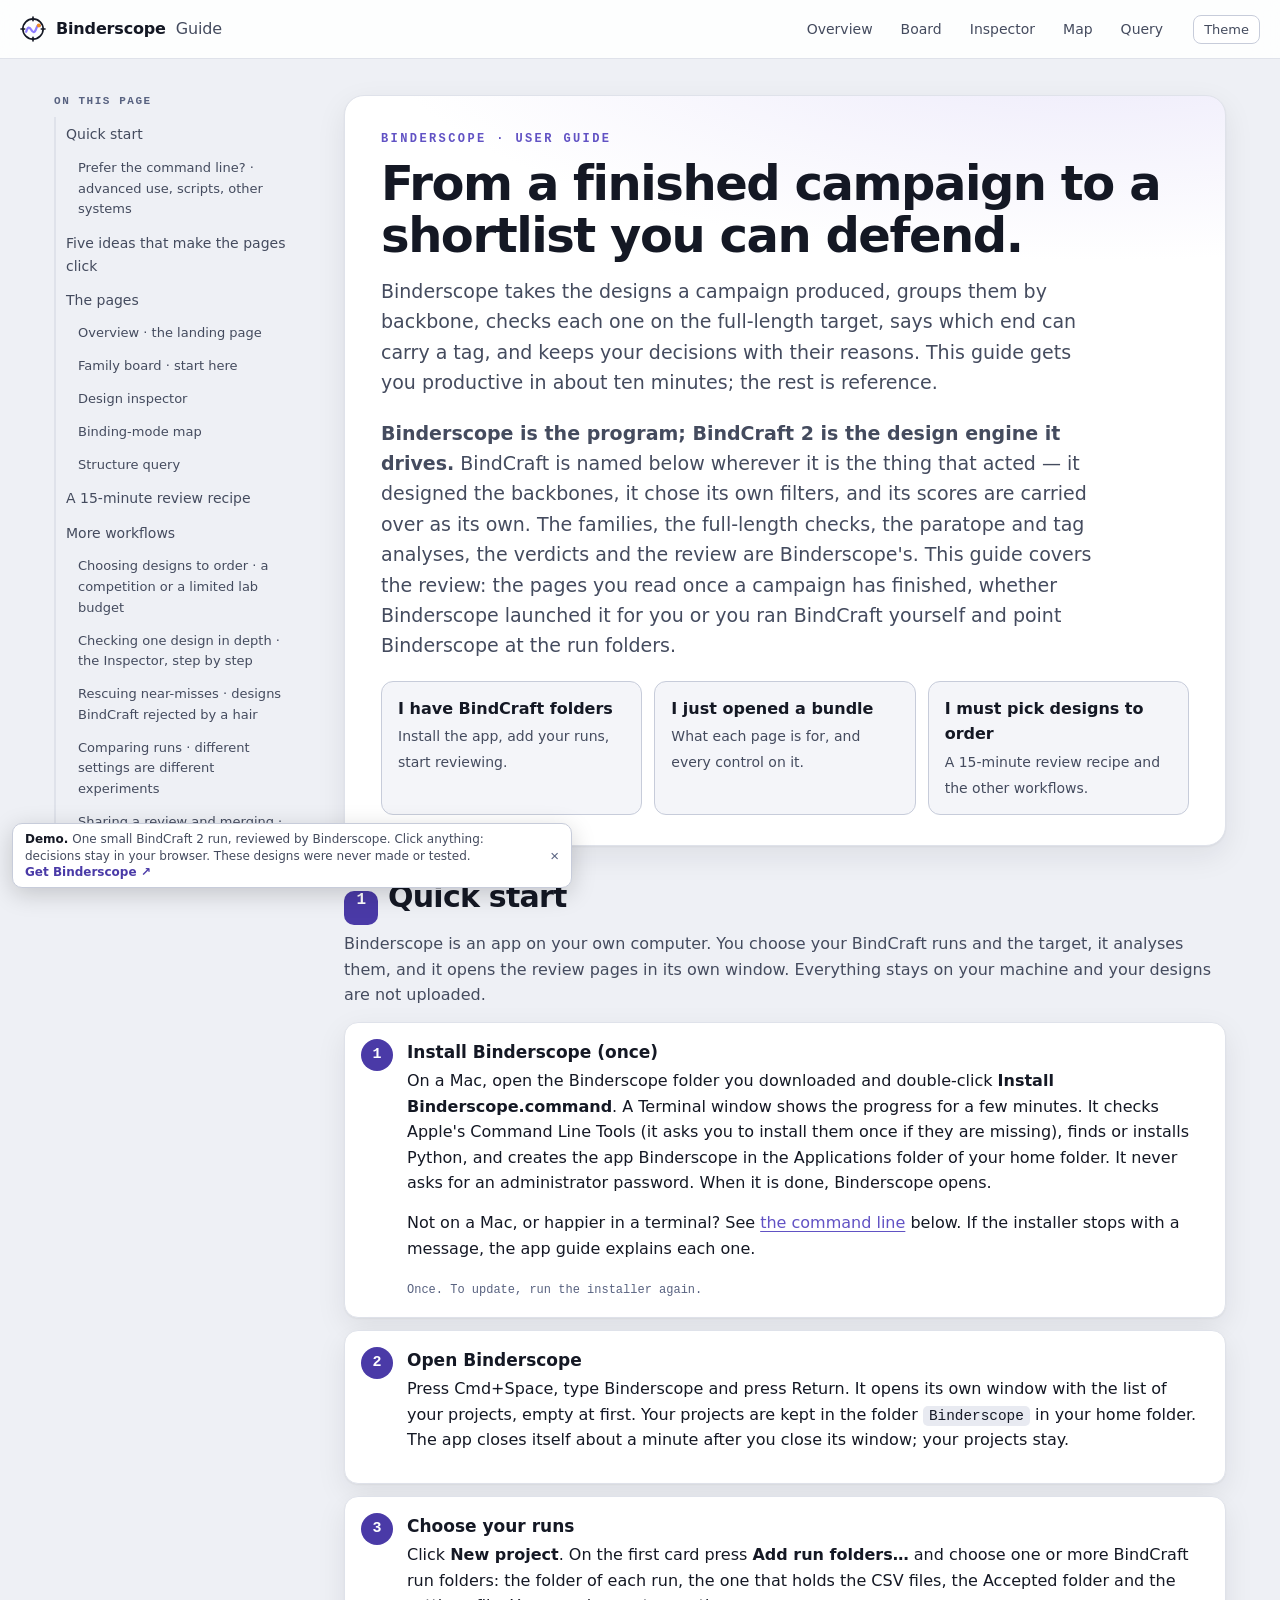
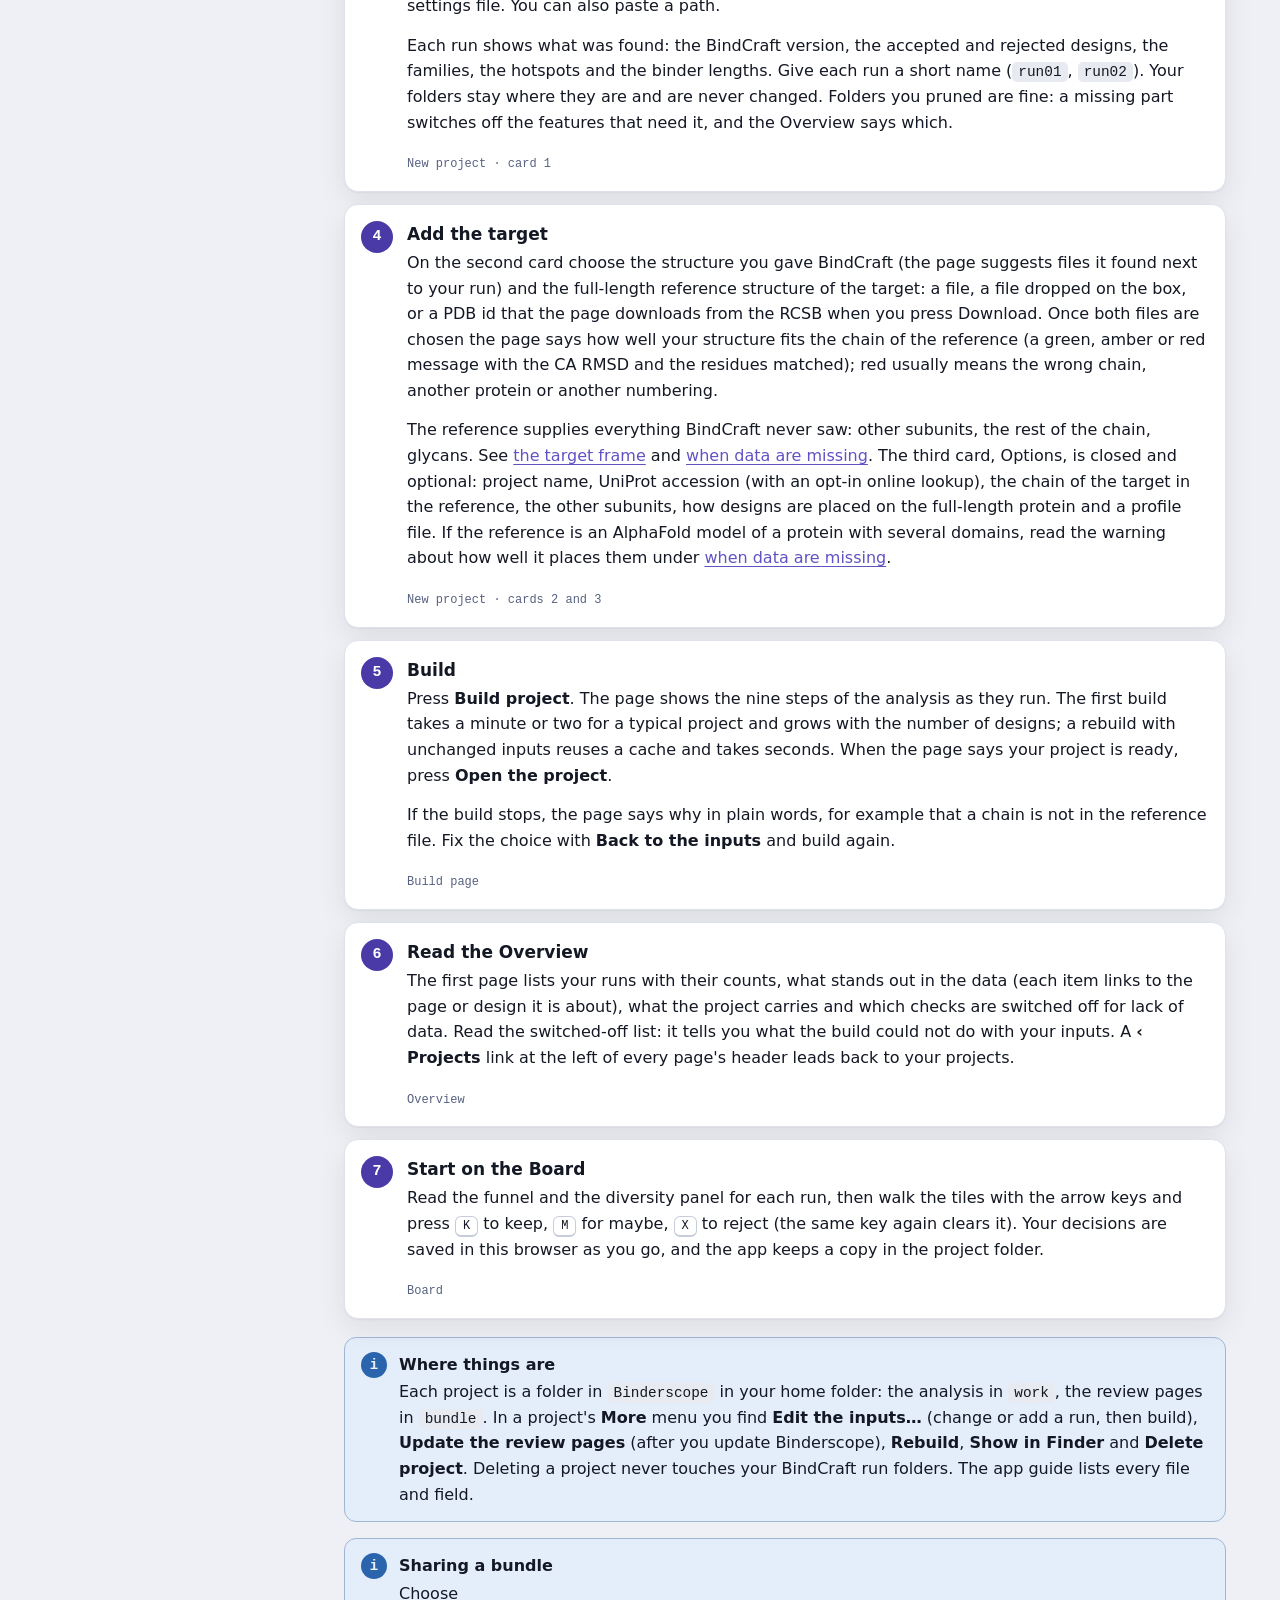
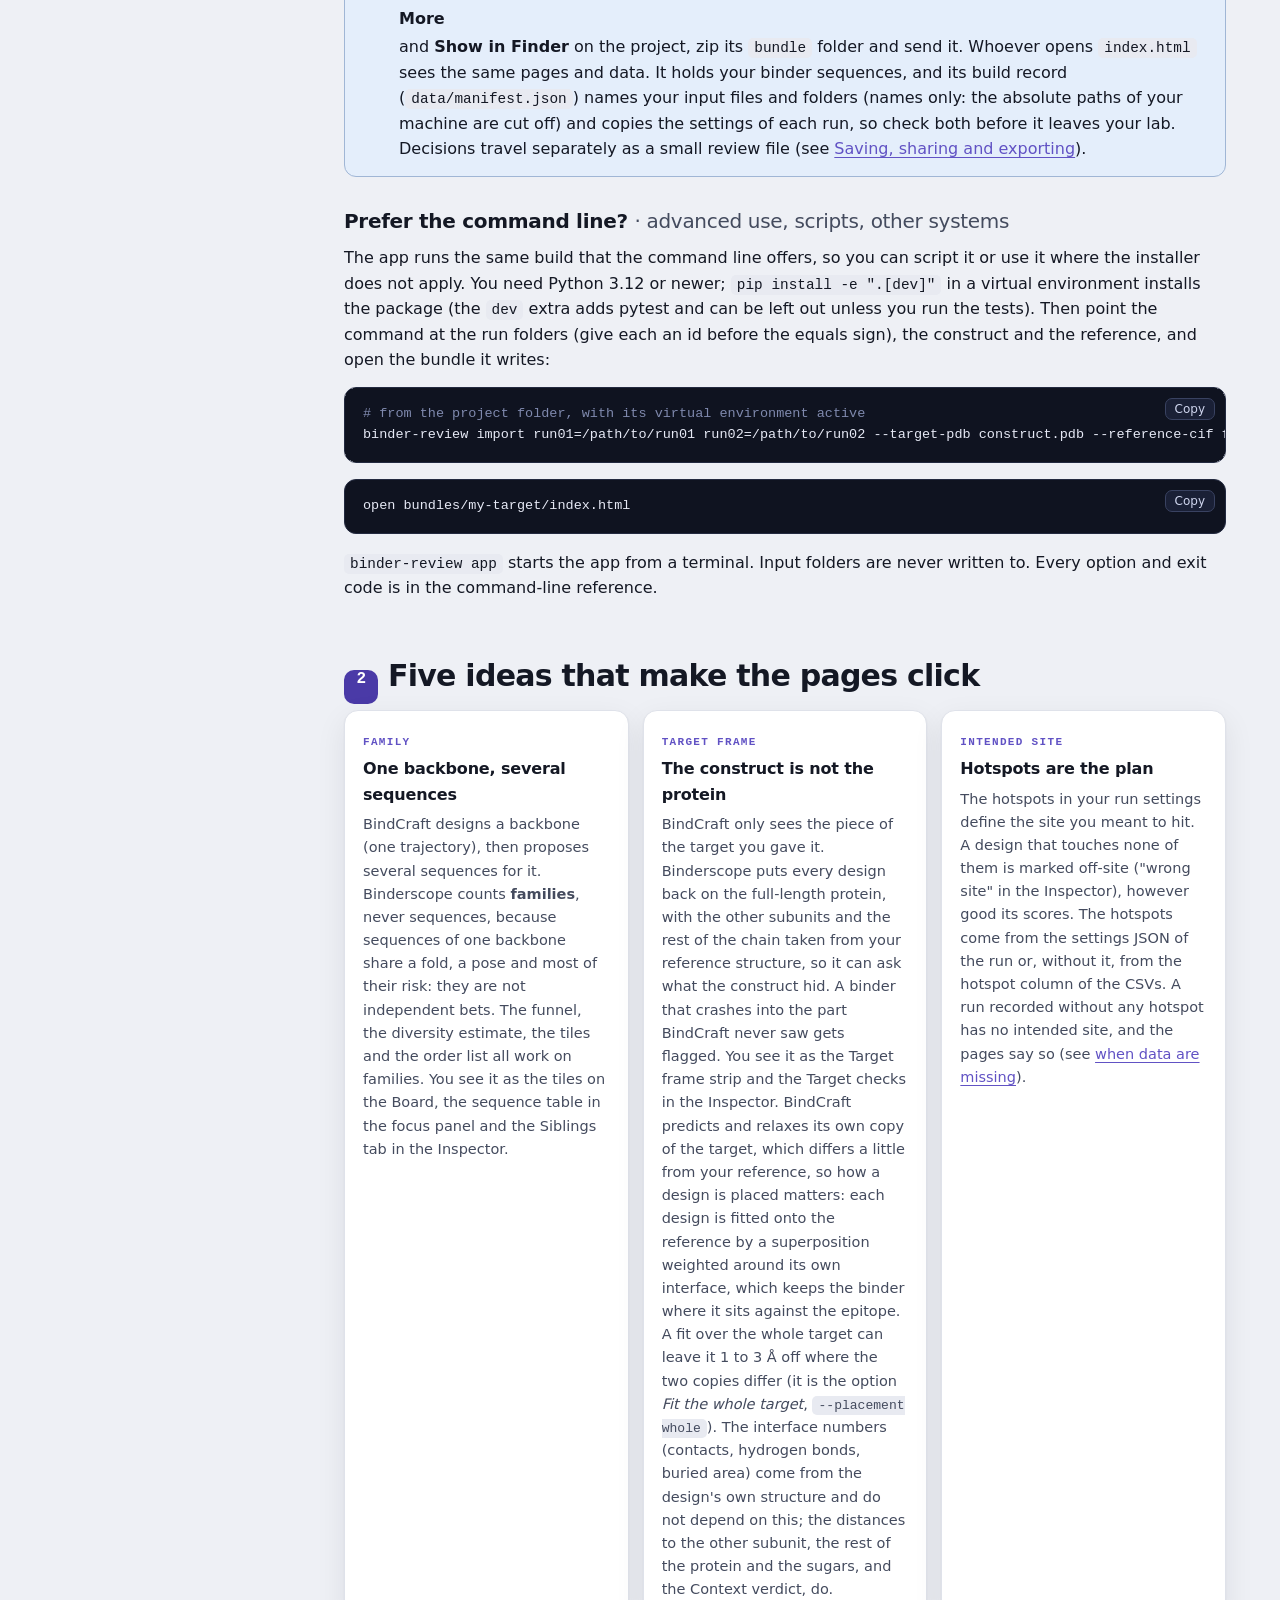
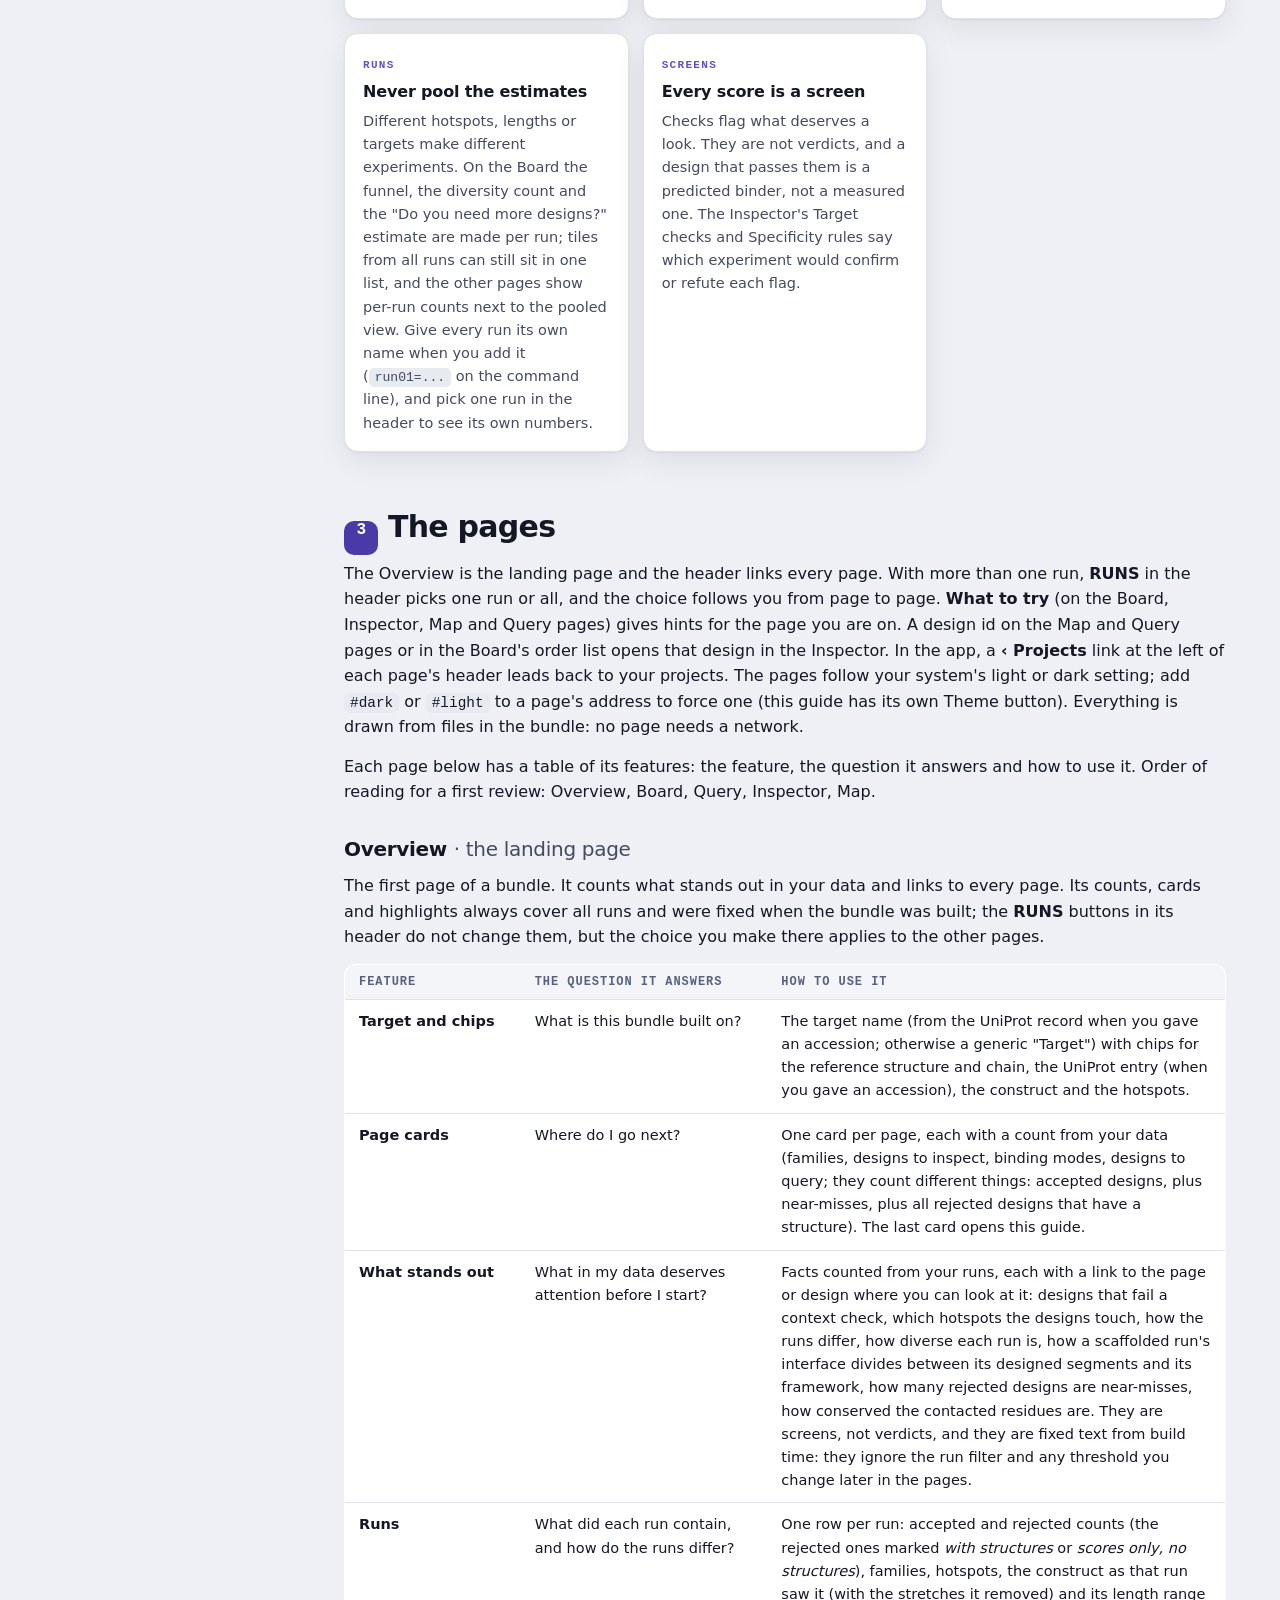
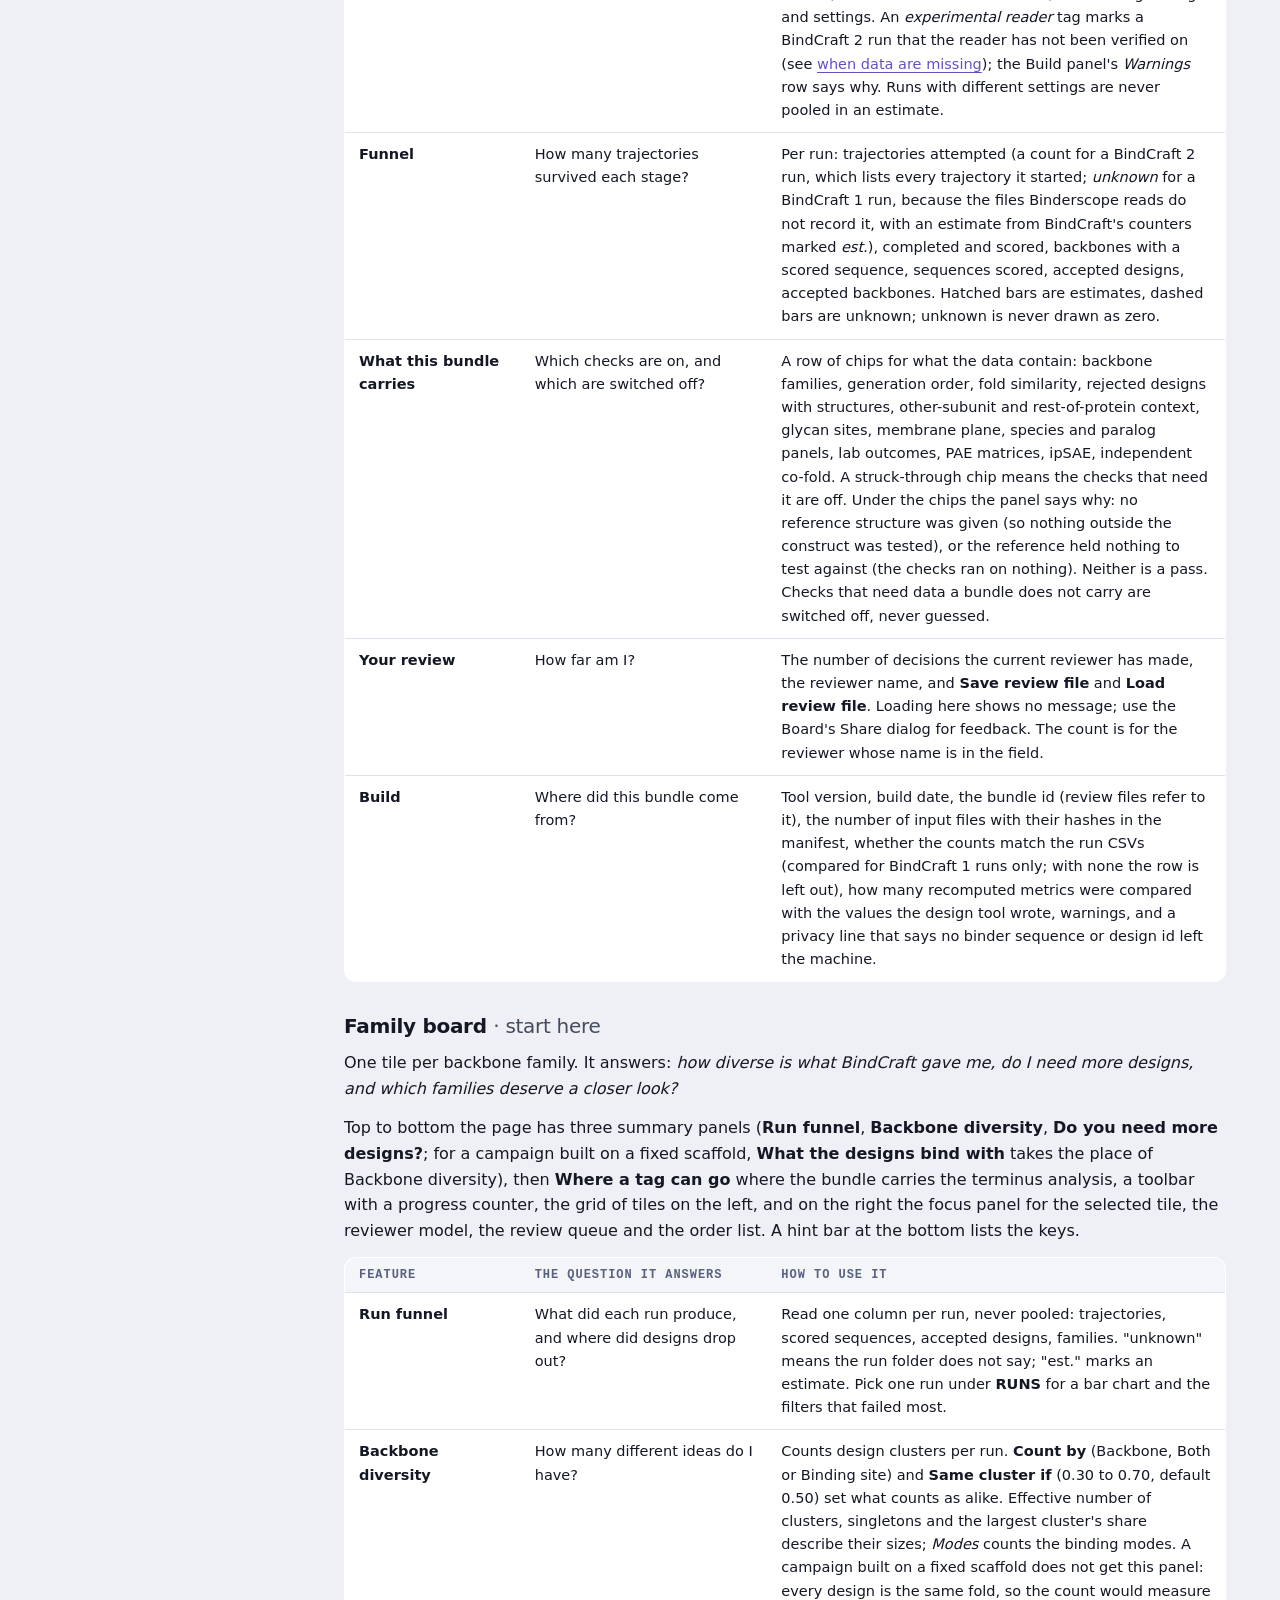
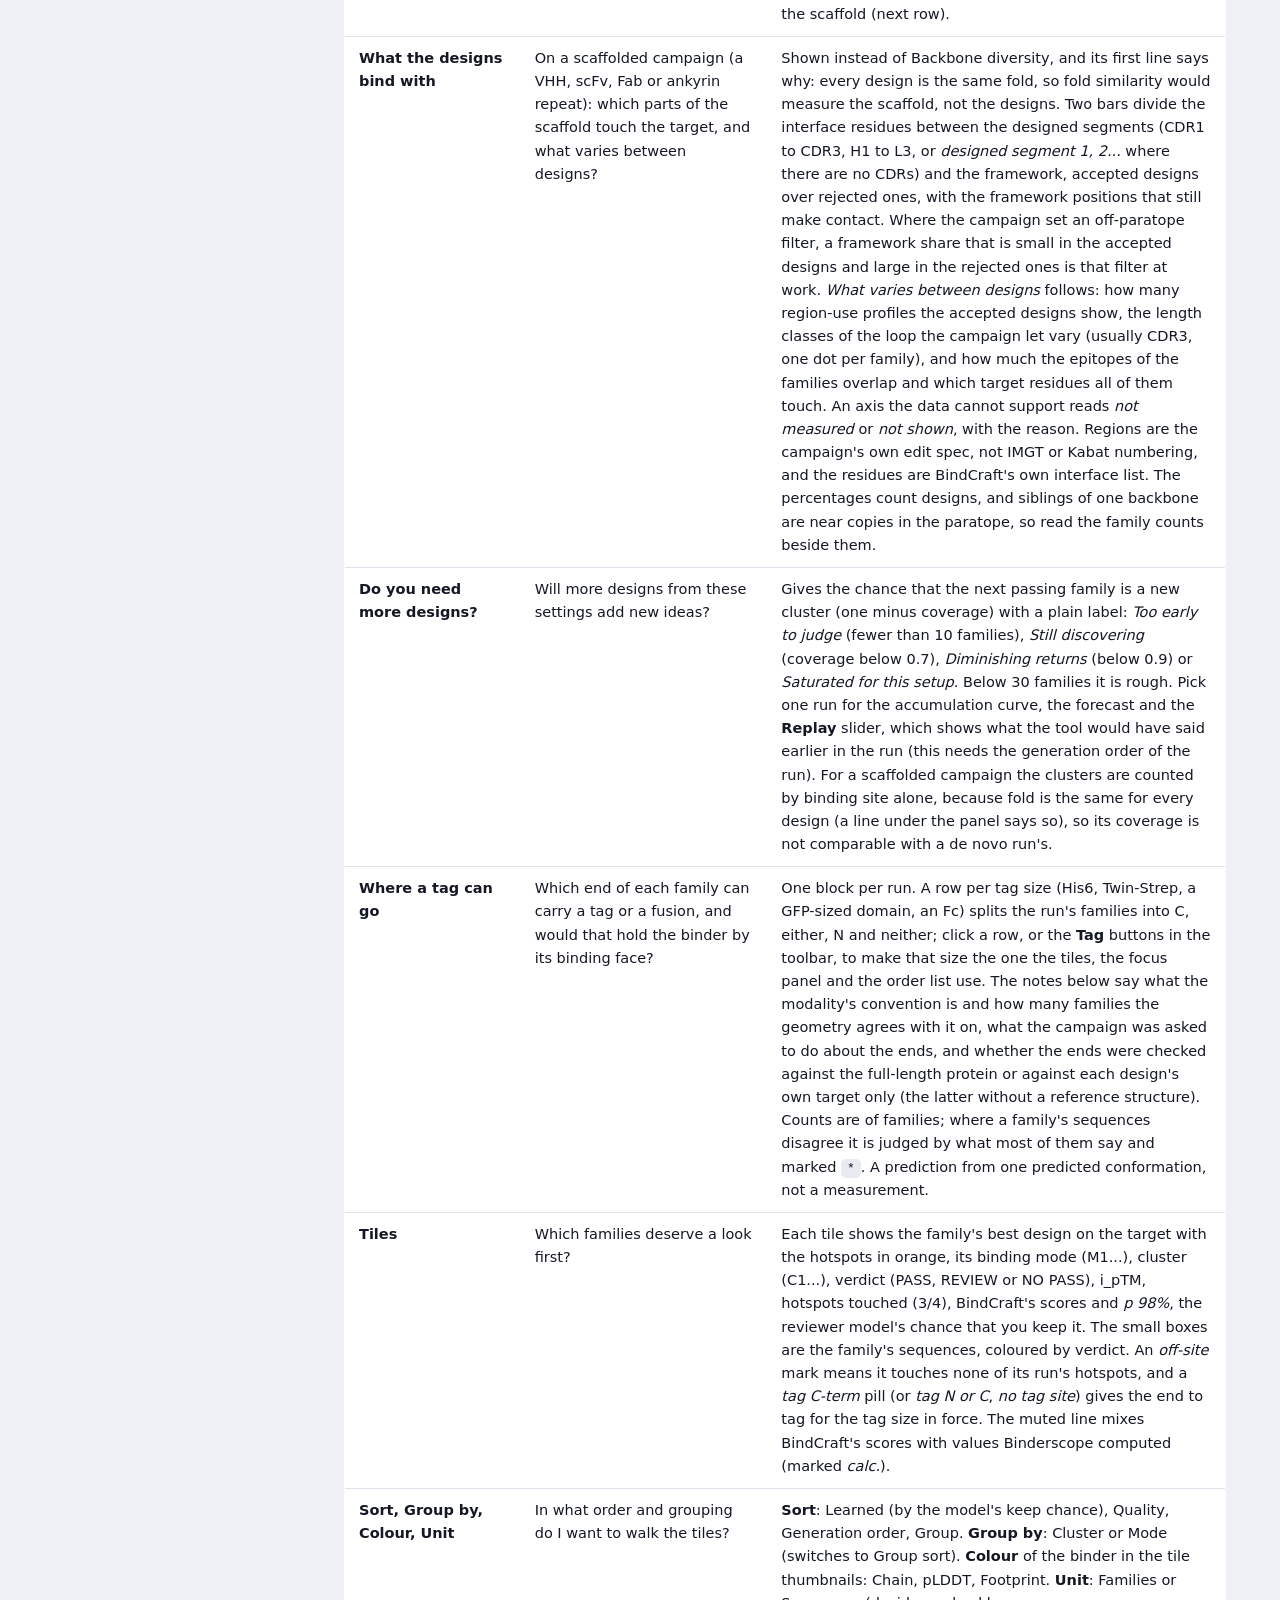
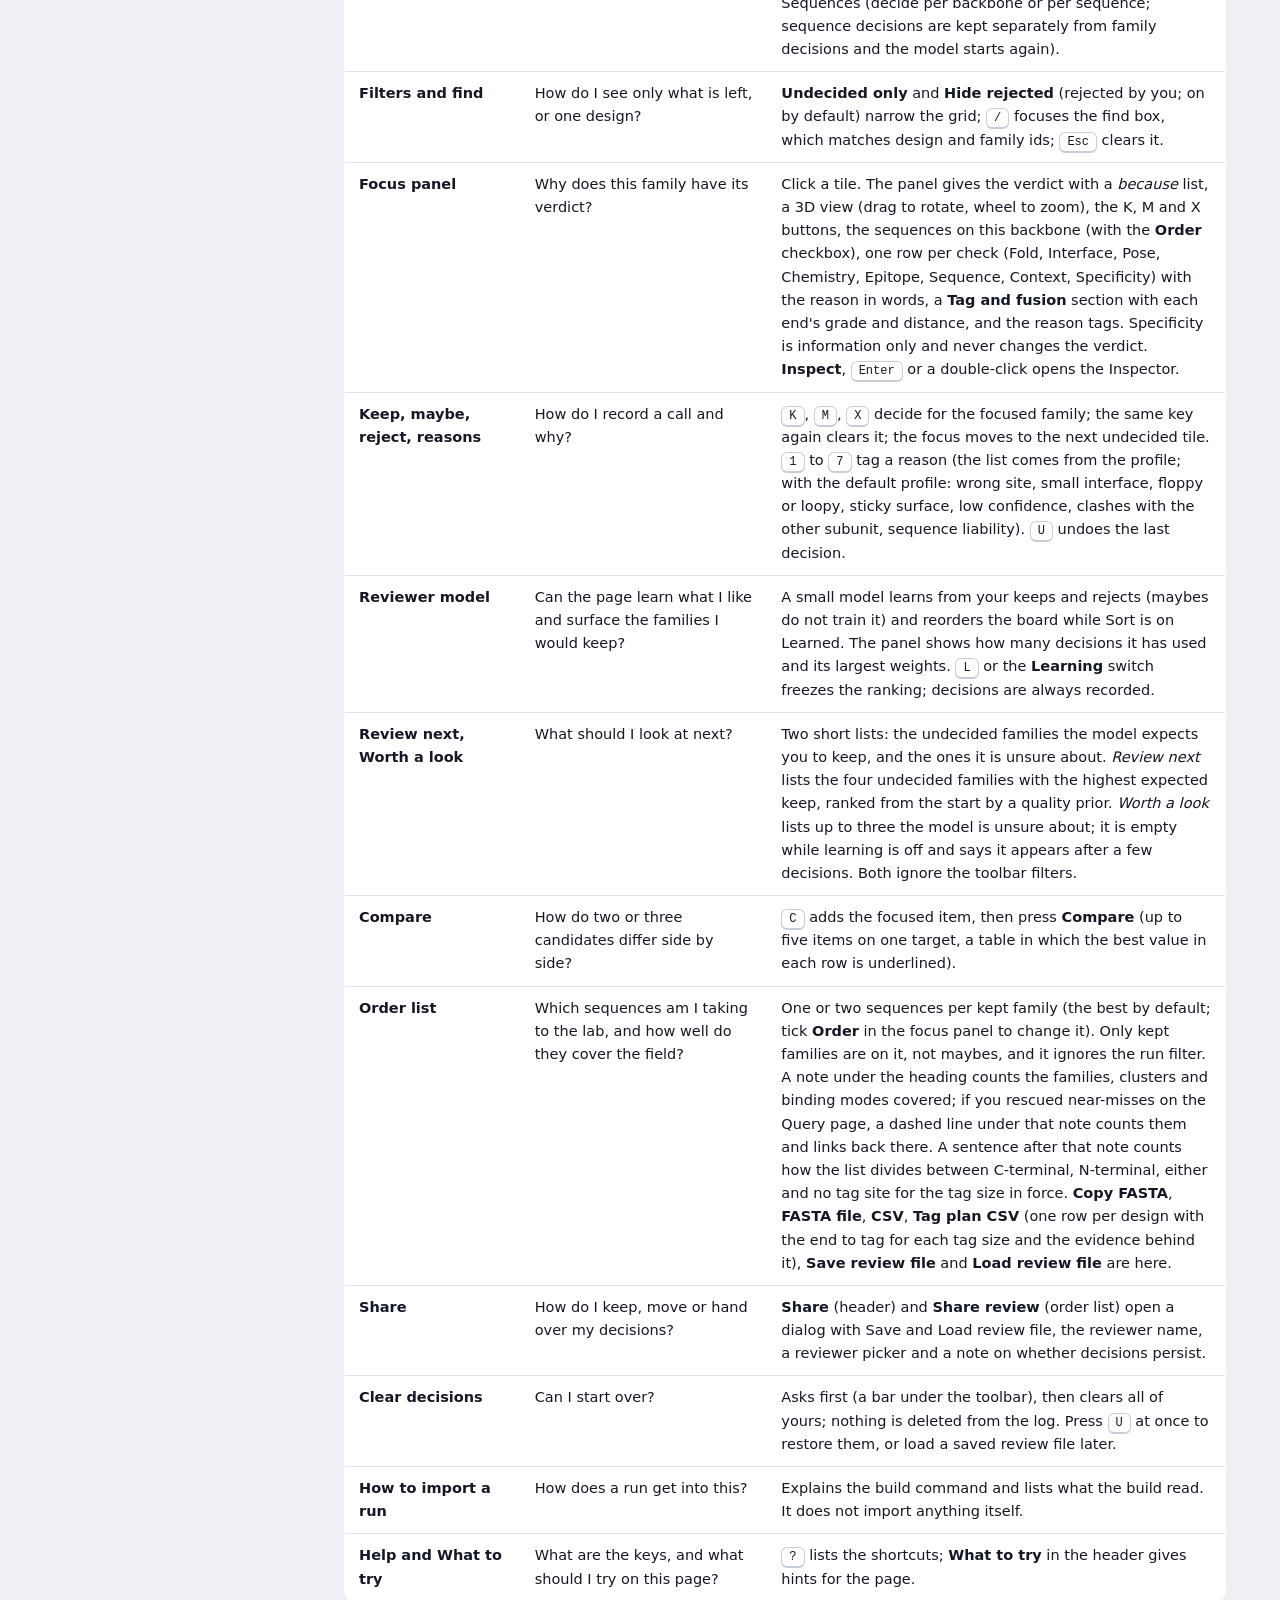
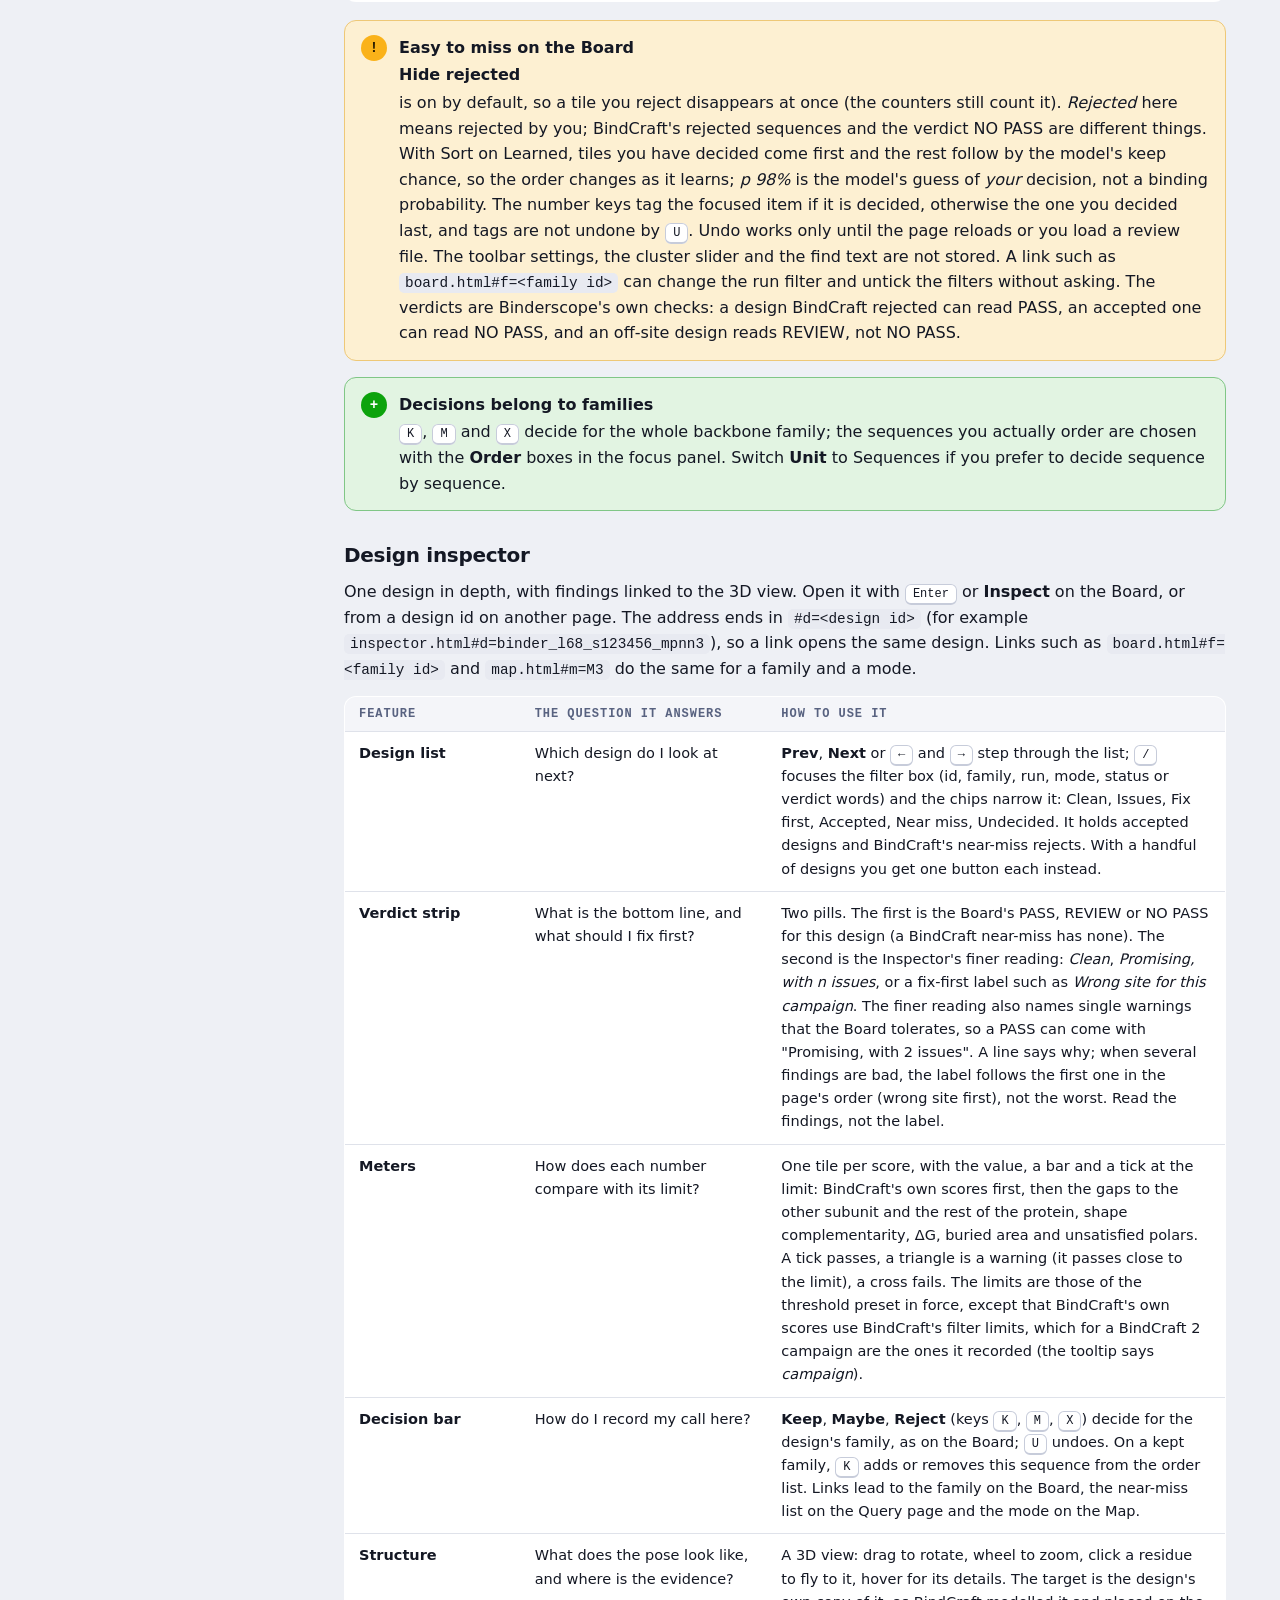
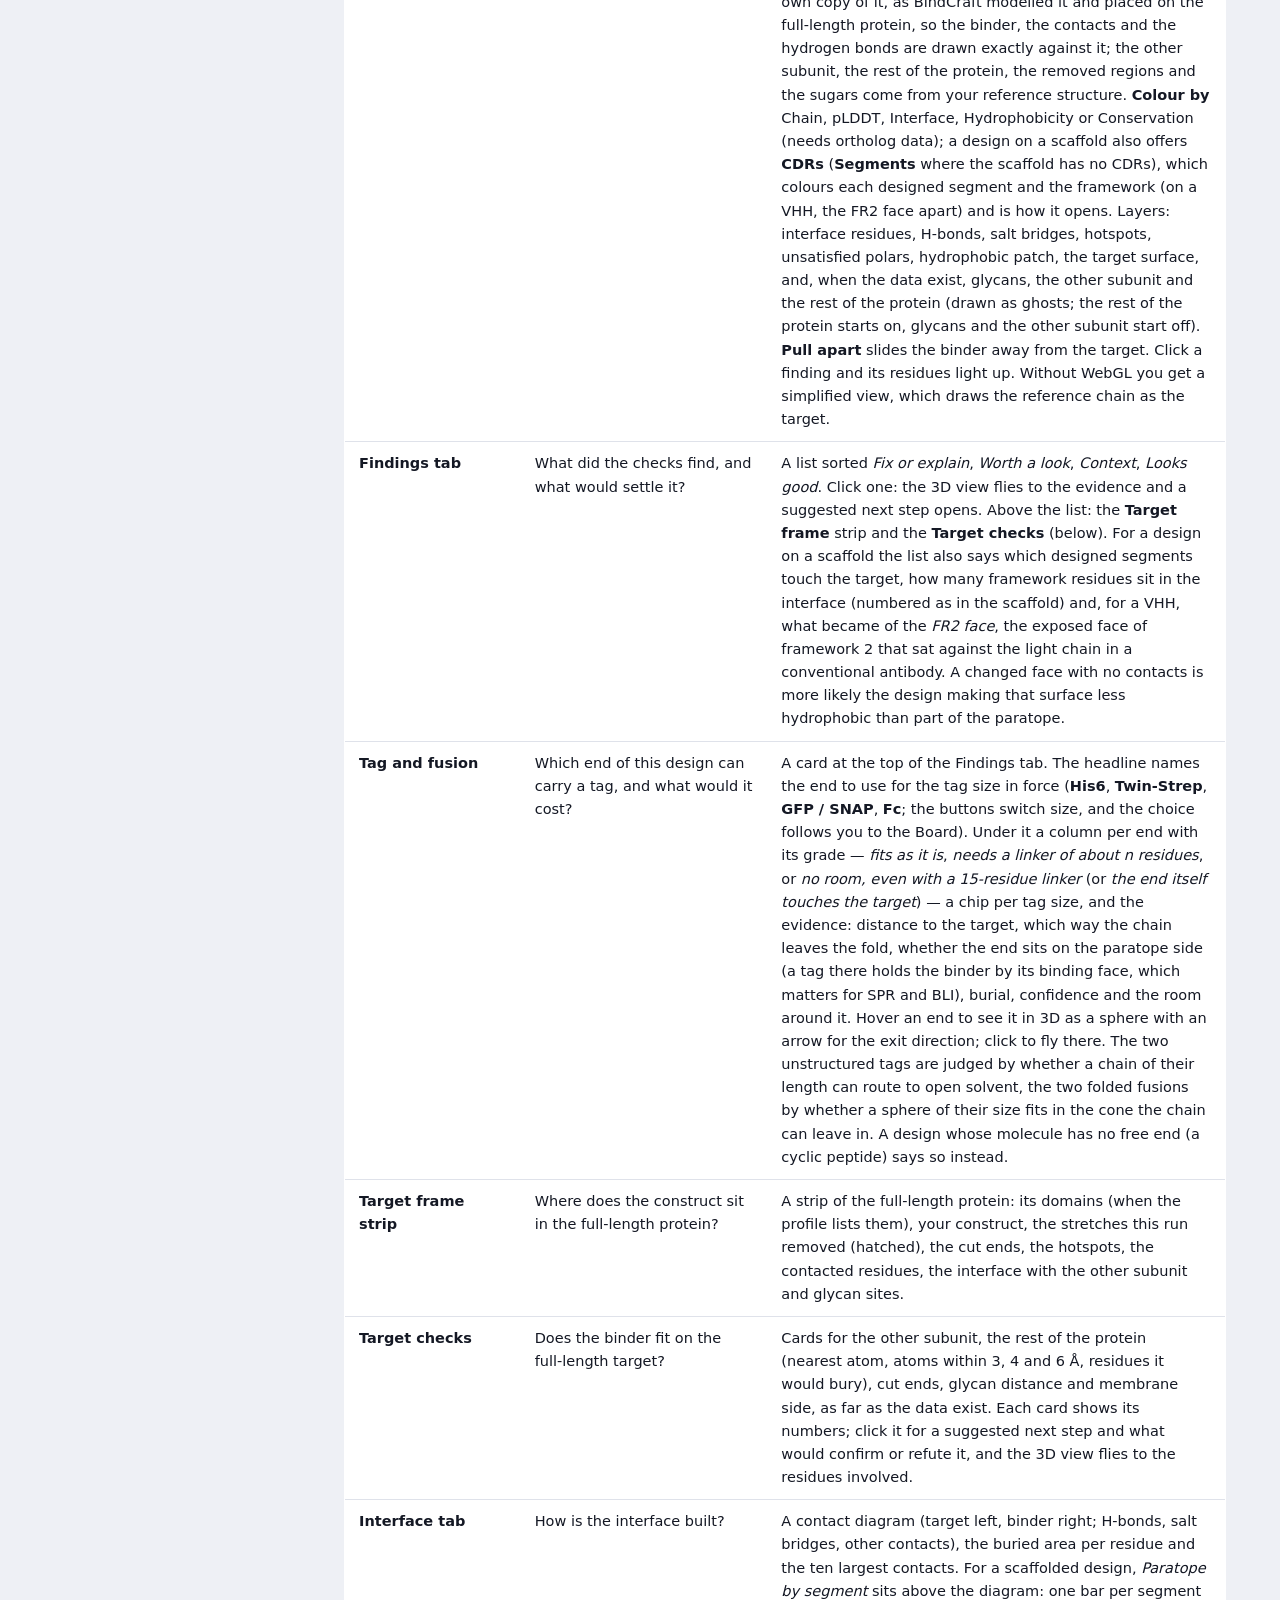
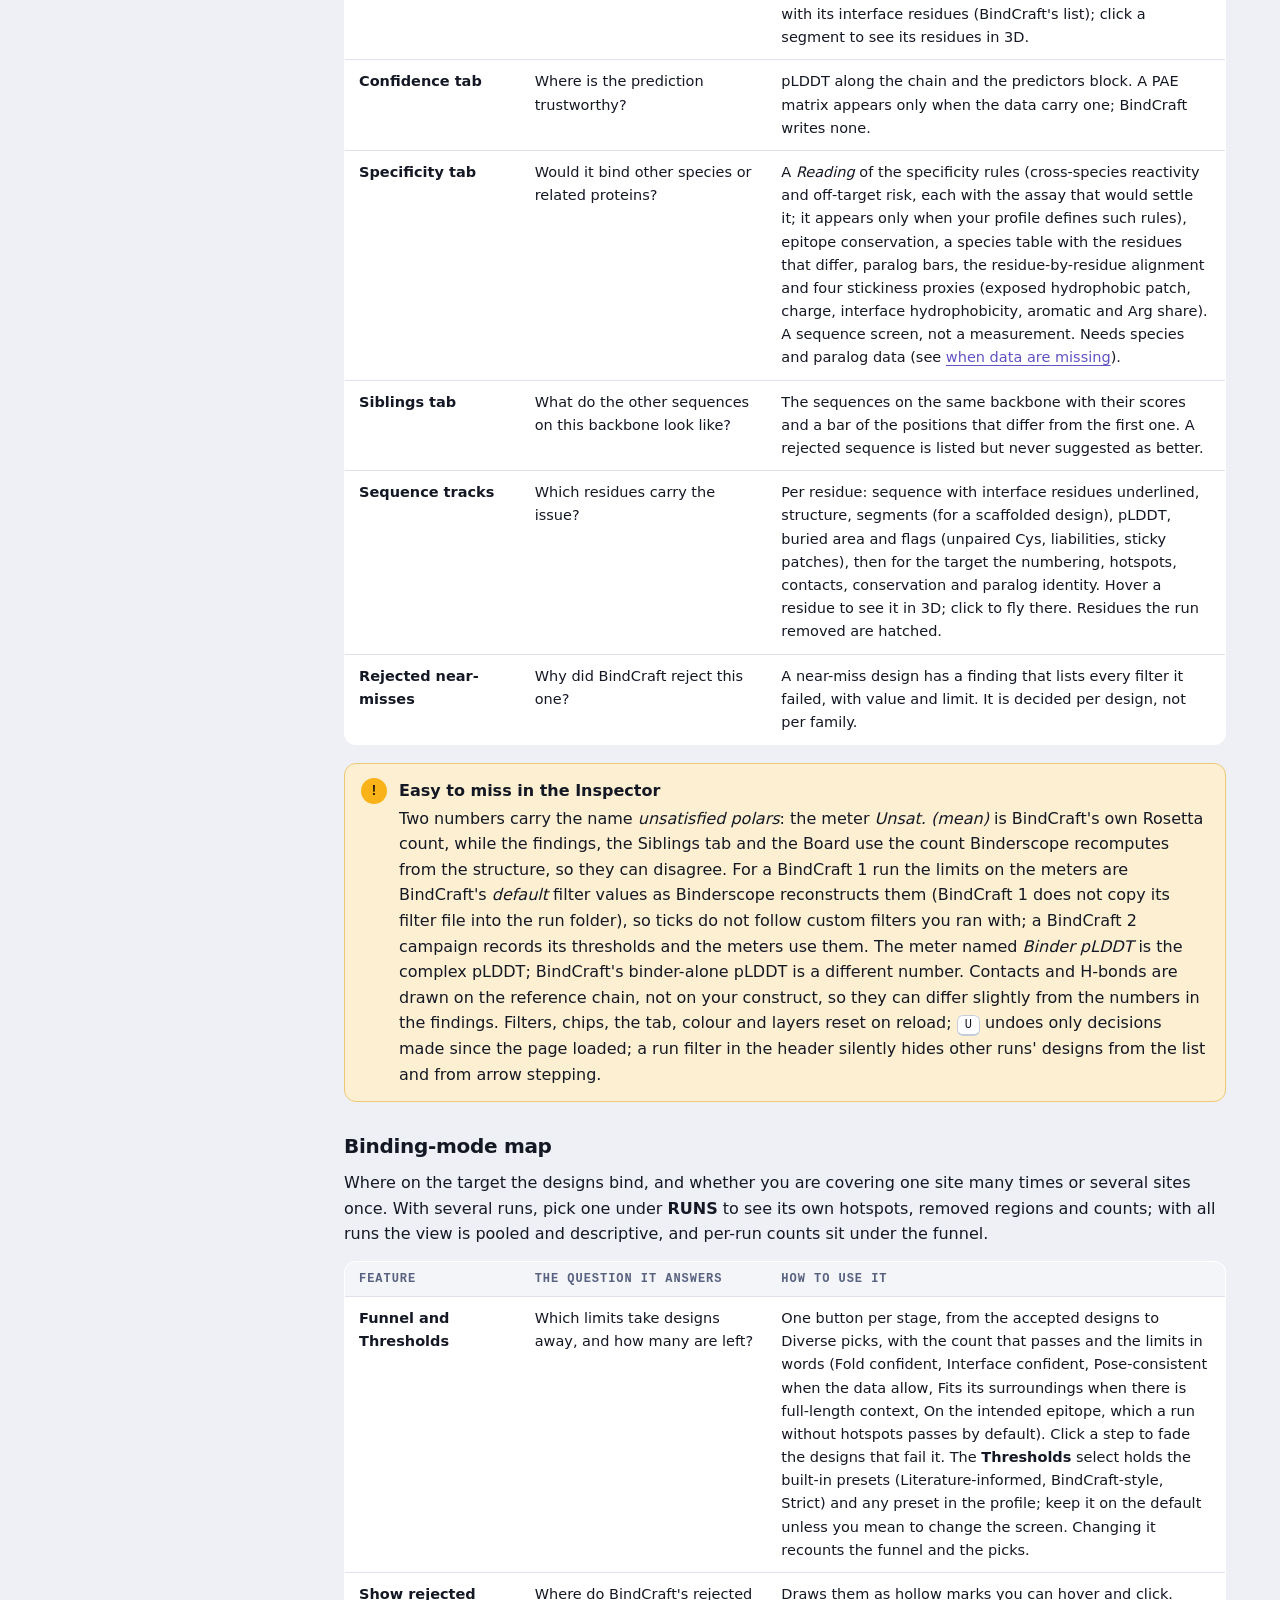
<file: guide.html>
<!doctype html>
<html lang="en">
<head>
<meta charset="utf-8">
<meta name="viewport" content="width=device-width, initial-scale=1, viewport-fit=cover">
<title>Demo · Binderscope guide</title>
<link rel="icon" type="image/svg+xml" href="assets/favicon.svg">
<style>
:root{
  --font-ui:"IBM Plex Sans",system-ui,-apple-system,"Segoe UI",sans-serif;
  --font-mono:"IBM Plex Mono",ui-monospace,"SF Mono",Menlo,Consolas,monospace;
  --bg:#eef0f5;--surface:#fff;--surface-2:#f4f5f9;--surface-3:#e8eaf1;--line:#dfe2ea;--line-strong:#c7ccda;
  --ink:#141824;--ink-2:#444b5e;--ink-3:#586280;
  --accent:#4a3aa7;--accent-hi:#6152c4;--accent-soft:#ebe8fa;--accent-ink:#fff;
  --hot:#eb6834;--hot-soft:#fdeadf;--good:#0ca30c;--good-ink:#0a6a0a;--good-soft:#e2f4e2;--warn:#fab219;--warn-ink:#855700;--warn-soft:#fdf0d2;--bad:#d03b3b;--bad-ink:#a82626;--bad-soft:#fae4e4;--info-ink:#2a64ad;--info-soft:#e4eefb;
  --shadow:0 1px 2px rgba(20,24,36,.05),0 10px 30px rgba(20,24,36,.08);--radius:12px;color-scheme:light;
}
@media (prefers-color-scheme:dark){:root:not([data-theme="light"]){
  --bg:#0d1016;--surface:#151922;--surface-2:#1b202b;--surface-3:#242a37;--line:#262c39;--line-strong:#363d4e;
  --ink:#eceff6;--ink-2:#b7bdce;--ink-3:#8c94a9;--accent:#9085e9;--accent-hi:#a89ff0;--accent-soft:#29254f;--accent-ink:#0d1016;
  --hot:#f07b45;--hot-soft:#3a2216;--good-ink:#62d462;--good-soft:#10301a;--warn-ink:#f3c24c;--warn-soft:#362a0b;--bad-ink:#f08280;--bad-soft:#3a1717;--info-ink:#7db3f0;--info-soft:#14263d;
  --shadow:0 1px 2px rgba(0,0,0,.3),0 10px 30px rgba(0,0,0,.35);color-scheme:dark}}
:root[data-theme="dark"]{
  --bg:#0d1016;--surface:#151922;--surface-2:#1b202b;--surface-3:#242a37;--line:#262c39;--line-strong:#363d4e;
  --ink:#eceff6;--ink-2:#b7bdce;--ink-3:#8c94a9;--accent:#9085e9;--accent-hi:#a89ff0;--accent-soft:#29254f;--accent-ink:#0d1016;
  --hot:#f07b45;--hot-soft:#3a2216;--good-ink:#62d462;--good-soft:#10301a;--warn-ink:#f3c24c;--warn-soft:#362a0b;--bad-ink:#f08280;--bad-soft:#3a1717;--info-ink:#7db3f0;--info-soft:#14263d;
  --shadow:0 1px 2px rgba(0,0,0,.3),0 10px 30px rgba(0,0,0,.35);color-scheme:dark}
*{box-sizing:border-box}
html{scroll-behavior:smooth;scroll-padding-top:76px}
body{margin:0;background:var(--bg);color:var(--ink);font:16px/1.6 var(--font-ui);-webkit-font-smoothing:antialiased}
a{color:var(--accent-hi);text-underline-offset:3px}
header.top{position:sticky;top:0;z-index:20;display:flex;align-items:center;gap:18px;padding:12px max(20px,env(safe-area-inset-left));background:color-mix(in srgb,var(--surface) 88%,transparent);backdrop-filter:blur(14px);border-bottom:1px solid var(--line)}
header.top .brand{display:flex;align-items:center;gap:10px;font-weight:600;color:var(--ink);text-decoration:none;letter-spacing:-.01em}
header.top .brand svg{width:26px;height:26px;color:var(--ink)}
header.top .sp{flex:1}
header.top nav{display:flex;gap:4px;flex-wrap:wrap}
header.top nav a{padding:6px 12px;border-radius:8px;color:var(--ink-2);text-decoration:none;font-size:14px}
header.top nav a:hover,header.top nav a.on{background:var(--surface-3);color:var(--ink)}
.iconbtn{border:1px solid var(--line-strong);background:var(--surface);color:var(--ink-2);border-radius:8px;padding:6px 10px;font:500 13px var(--font-ui);cursor:pointer}
.iconbtn:hover{background:var(--surface-3)}
.wrap{display:grid;grid-template-columns:250px minmax(0,1fr);gap:40px;max-width:1220px;margin:0 auto;padding:36px 24px 120px}
aside.toc{position:sticky;top:84px;align-self:start;max-height:calc(100vh - 110px);overflow:auto;font-size:14px}
aside.toc h4{margin:0 0 10px;font:600 11px var(--font-mono);letter-spacing:.14em;text-transform:uppercase;color:var(--ink-3)}
aside.toc a{display:block;padding:6px 10px;border-left:2px solid var(--line);color:var(--ink-2);text-decoration:none}
aside.toc a:hover{color:var(--ink)}
aside.toc a.on{border-left-color:var(--accent);color:var(--ink);font-weight:600;background:linear-gradient(90deg,var(--accent-soft),transparent)}
aside.toc a.sub{padding-left:22px;font-size:13px}
main{min-width:0}
.hero{background:radial-gradient(1200px 400px at 85% -10%,var(--accent-soft),transparent 60%),var(--surface);border:1px solid var(--line);border-radius:20px;padding:36px 36px 30px;box-shadow:var(--shadow);margin-bottom:34px}
.hero .kicker{font:600 12px var(--font-mono);letter-spacing:.2em;text-transform:uppercase;color:var(--accent-hi);margin-bottom:12px}
.hero h1{font-size:clamp(30px,4.4vw,48px);line-height:1.08;margin:0 0 14px;letter-spacing:-.03em}
.hero p.lead{font-size:19px;color:var(--ink-2);max-width:60ch;margin:0 0 20px}
.paths{display:grid;grid-template-columns:repeat(auto-fit,minmax(220px,1fr));gap:12px;margin-top:6px}
.paths a{display:block;padding:14px 16px;border:1px solid var(--line-strong);border-radius:12px;background:var(--surface-2);text-decoration:none;color:var(--ink)}
.paths a:hover{border-color:var(--accent);background:var(--accent-soft)}
.paths b{display:block;margin-bottom:2px}
.paths span{color:var(--ink-2);font-size:14px}
section.sec{margin:0 0 58px}
h2{font-size:30px;letter-spacing:-.025em;line-height:1.15;margin:0 0 6px}
h2 .n{display:inline-block;min-width:34px;height:34px;line-height:34px;text-align:center;border-radius:10px;background:var(--accent);color:var(--accent-ink);font:600 16px var(--font-mono);margin-right:10px;vertical-align:3px}
h3{font-size:20px;margin:28px 0 8px;letter-spacing:-.015em}
h4{font-size:16px;margin:20px 0 6px;letter-spacing:-.01em}
p{margin:0 0 14px}
.muted{color:var(--ink-2)}
ul,ol{padding-left:22px;margin:0 0 14px}li{margin:5px 0}
code{font:500 .9em var(--font-mono);background:var(--surface-3);padding:2px 6px;border-radius:5px}
kbd{font:500 12px var(--font-mono);background:var(--surface);border:1px solid var(--line-strong);border-bottom-width:2px;border-radius:6px;padding:2px 7px;color:var(--ink);white-space:nowrap}
pre{position:relative;background:#0f1320;color:#e6e9f5;border-radius:12px;padding:16px 18px;overflow:auto;font:500 13.5px/1.55 var(--font-mono);border:1px solid #232a40;margin:0 0 16px}
pre .c{color:#7f89ad}
pre button{position:absolute;top:10px;right:10px;border:1px solid #394261;background:#1a2036;color:#cfd5ee;border-radius:7px;padding:3px 9px;font:500 12px var(--font-ui);cursor:pointer}
pre button:hover{background:#252d4a}
.callout{display:flex;gap:12px;padding:14px 16px;border-radius:12px;border:1px solid var(--line-strong);background:var(--surface);margin:0 0 16px}
.callout .ic{flex:none;width:26px;height:26px;border-radius:50%;display:grid;place-items:center;font:700 14px var(--font-mono)}
.callout.tip{border-color:color-mix(in srgb,var(--good) 45%,var(--line));background:var(--good-soft)}.callout.tip .ic{background:var(--good);color:#fff}
.callout.warn{border-color:color-mix(in srgb,var(--warn) 55%,var(--line));background:var(--warn-soft)}.callout.warn .ic{background:var(--warn);color:#2a1d00}
.callout.note{border-color:color-mix(in srgb,var(--info-ink) 35%,var(--line));background:var(--info-soft)}.callout.note .ic{background:var(--info-ink);color:var(--bg)}
.callout p{margin:0}.callout b:first-child{display:block;margin-bottom:2px}
.cards{display:grid;grid-template-columns:repeat(auto-fit,minmax(250px,1fr));gap:14px;margin:0 0 18px}
.card{background:var(--surface);border:1px solid var(--line);border-radius:14px;padding:16px 18px;box-shadow:var(--shadow)}
.card h4{margin:0 0 6px;font-size:16px}.card p{margin:0;font-size:14.5px;color:var(--ink-2)}
.card .tag{display:inline-block;margin-bottom:8px;font:600 11px var(--font-mono);letter-spacing:.12em;text-transform:uppercase;color:var(--accent-hi)}
.steps{counter-reset:s;list-style:none;padding:0;margin:0 0 18px}
.steps>li{counter-increment:s;position:relative;padding:16px 18px 16px 62px;margin:0 0 12px;background:var(--surface);border:1px solid var(--line);border-radius:14px;box-shadow:var(--shadow)}
.steps>li::before{content:counter(s);position:absolute;left:16px;top:16px;width:32px;height:32px;border-radius:50%;background:var(--accent);color:var(--accent-ink);font:600 15px/32px var(--font-mono);text-align:center}
.steps>li b.t{display:block;font-size:17px;margin-bottom:2px}
.steps .where{display:inline-block;margin-top:6px;font:500 12px var(--font-mono);color:var(--ink-3)}
table{width:100%;border-collapse:collapse;font-size:14.5px;margin:0 0 18px;background:var(--surface);border:1px solid var(--line);border-radius:12px;overflow:hidden}
.tw{overflow-x:auto;margin:0 0 18px;-webkit-overflow-scrolling:touch}
.tw table{margin:0;min-width:560px}
th,td{padding:10px 14px;text-align:left;border-bottom:1px solid var(--line);vertical-align:top}
th{background:var(--surface-2);font:600 12px var(--font-mono);letter-spacing:.08em;text-transform:uppercase;color:var(--ink-3)}
tr:last-child td{border-bottom:0}
.pill{display:inline-block;padding:1px 9px;border-radius:99px;font:600 12px var(--font-mono);letter-spacing:.04em}
.pill.fail{background:var(--bad-soft);color:var(--bad-ink)}.pill.warn{background:var(--warn-soft);color:var(--warn-ink)}.pill.ok{background:var(--good-soft);color:var(--good-ink)}.pill.info{background:var(--info-soft);color:var(--info-ink)}
details{border:1px solid var(--line);border-radius:12px;background:var(--surface);margin:0 0 10px;padding:0 16px}
details summary{cursor:pointer;padding:13px 0;font-weight:600;list-style:none}
details summary::-webkit-details-marker{display:none}
details summary::after{content:"+";float:right;color:var(--ink-3);font:500 20px var(--font-mono)}
details[open] summary::after{content:"−"}
details p,details ul{color:var(--ink-2)}
.kbdgrid{display:grid;grid-template-columns:repeat(auto-fit,minmax(300px,1fr));gap:12px}
.kbdgrid .card ul{list-style:none;padding:0;margin:0}.kbdgrid .card li{display:flex;justify-content:space-between;gap:12px;padding:5px 0;border-bottom:1px dashed var(--line);margin:0;font-size:14.5px}
.kbdgrid .card li:last-child{border:0}
footer{margin-top:60px;padding-top:20px;border-top:1px solid var(--line);color:var(--ink-3);font-size:13px}
@media (max-width:900px){.wrap{grid-template-columns:1fr}aside.toc{display:none}header.top nav{display:none}}
@media (max-width:560px){.wrap{padding:24px 14px 90px}.hero{padding:26px 20px 22px}.steps>li{padding:14px 14px 14px 56px}.steps>li::before{left:12px}pre{padding-top:38px}}
@media print{header.top,aside.toc,.iconbtn{display:none}.wrap{display:block}.steps>li,.card{box-shadow:none;break-inside:avoid}}
</style>
<meta name="description" content="A live Binderscope review of one BindCraft 2 run: backbone families, 3D design inspection, binding-mode maps and a rule-based structure query. Runs in the browser, nothing to install.">
<meta property="og:title" content="Binderscope demo: reviewing BindCraft binder designs">
<meta property="og:description" content="A live Binderscope review of one BindCraft 2 run: backbone families, 3D design inspection, binding-mode maps and a rule-based structure query. Runs in the browser, nothing to install.">
<meta property="og:type" content="website">
<meta name="robots" content="index,follow">
<style id="bs-demo-css">
.bs-demo{position:fixed;left:12px;bottom:12px;z-index:9999;display:flex;align-items:center;gap:8px;max-width:min(560px,calc(100vw - 24px));
  padding:7px 10px 7px 12px;border-radius:10px;background:var(--surface,#fff);color:var(--ink-2,#444b5e);border:1px solid var(--line-strong,#c7ccda);
  box-shadow:0 6px 24px rgba(0,0,0,.18);font:12px/1.35 var(--font-ui,system-ui,sans-serif)}
.bs-demo b{color:var(--ink,#141824);font-weight:600}
.bs-demo a{color:var(--accent,#4a3aa7);font-weight:600;text-decoration:none;white-space:nowrap}
.bs-demo a:hover{text-decoration:underline}
.bs-demo button{flex:none;border:0;background:none;color:var(--ink-3,#586280);font-size:15px;line-height:1;cursor:pointer;padding:0 2px}
.bs-demo[hidden]{display:none}
.bs-demo-chip{display:inline-flex;align-items:center;gap:4px;padding:2px 9px;border-radius:99px;font-size:11.5px;font-weight:600;white-space:nowrap;
  text-decoration:none;color:var(--accent-ink,#fff);background:var(--accent,#4a3aa7);border:1px solid var(--accent,#4a3aa7);margin-left:6px}
.bs-demo-chip:hover{filter:brightness(1.12)}
@media print{.bs-demo,.bs-demo-chip{display:none}}
</style>
</head>
<body><div class="bs-demo" id="bsDemo" role="note"><span><b>Demo.</b> One small BindCraft 2 run, reviewed by Binderscope. Click anything: decisions stay in your browser. These designs were never made or tested. <a href="https://github.com/schnickn/binderscope" target="_blank" rel="noopener">Get Binderscope &#8599;</a></span><button type="button" aria-label="Hide this note" title="Hide">&times;</button></div><script>(function(){var n=document.getElementById("bsDemo");try{if(sessionStorage.getItem("bs-demo-hidden"))n.hidden=true}catch(e){}n.querySelector("button").onclick=function(){n.hidden=true;try{sessionStorage.setItem("bs-demo-hidden","1")}catch(e){}}})();</script>
<header class="top">
  <a class="brand" href="index.html" id="brand">
    <svg viewBox="0 0 32 32" fill="none" stroke-linecap="round" stroke-linejoin="round" aria-hidden="true"><circle cx="16" cy="16" r="12.5" stroke="currentColor" stroke-width="2"/><path d="M16 1.2v4.6M16 26.2v4.6M1.2 16h4.6M26.2 16h4.6" stroke="currentColor" stroke-width="2"/><path d="M7.6 19.4c1.9-6.2 4-6.4 6.2-2.4s4.3 4 6.3-1.8c1.4-4.1 2.7-4.7 4.3-3.3" stroke="#8f7dff" stroke-width="2.8"/><circle cx="23.2" cy="11.6" r="2.5" fill="#f08a24"/></svg>
    Binderscope <span class="muted" style="font-weight:500">Guide</span>
  </a>
  <span class="sp"></span>
  <nav>
    <a href="index.html">Overview</a><a href="board.html">Board</a><a href="inspector.html">Inspector</a><a href="map.html">Map</a><a href="query.html">Query</a>
  </nav>
  <button class="iconbtn" id="theme" title="Switch light and dark">Theme</button>
</header>
<div class="wrap">
  <aside class="toc" id="toc"><h4>On this page</h4></aside>
  <main id="main"><div class="hero">
  <div class="kicker">Binderscope · user guide</div>
  <h1>From a finished campaign to a shortlist you can defend.</h1>
  <p class="lead">Binderscope takes the designs a campaign produced, groups them by backbone, checks each one on the full-length target, says which end can carry a tag, and keeps your decisions with their reasons. This guide gets you productive in about ten minutes; the rest is reference.</p>
  <p class="lead"><b>Binderscope is the program; BindCraft 2 is the design engine it drives.</b> BindCraft is named below wherever it is the thing that acted — it designed the backbones, it chose its own filters, and its scores are carried over as its own. The families, the full-length checks, the paratope and tag analyses, the verdicts and the review are Binderscope's. This guide covers the review: the pages you read once a campaign has finished, whether Binderscope launched it for you or you ran BindCraft yourself and point Binderscope at the run folders.</p>
  <div class="paths">
    <a href="#start"><b>I have BindCraft folders</b><span>Install the app, add your runs, start reviewing.</span></a>
    <a href="#pages"><b>I just opened a bundle</b><span>What each page is for, and every control on it.</span></a>
    <a href="#recipe"><b>I must pick designs to order</b><span>A 15-minute review recipe and the other workflows.</span></a>
  </div>
</div>

<section class="sec" id="s-start">
  <h2 id="start"><span class="n">1</span>Quick start</h2>
  <p class="muted">Binderscope is an app on your own computer. You choose your BindCraft runs and the target, it analyses them, and it opens the review pages in its own window. Everything stays on your machine and your designs are not uploaded.</p>
  <ol class="steps">
    <li><b class="t">Install Binderscope (once)</b><p>On a Mac, open the Binderscope folder you downloaded and double-click <b>Install Binderscope.command</b>. A Terminal window shows the progress for a few minutes. It checks Apple's Command Line Tools (it asks you to install them once if they are missing), finds or installs Python, and creates the app Binderscope in the Applications folder of your home folder. It never asks for an administrator password. When it is done, Binderscope opens.</p><p>Not on a Mac, or happier in a terminal? See <a href="#cli-alt">the command line</a> below. If the installer stops with a message, the app guide explains each one.</p>
        <span class="where">Once. To update, run the installer again.</span>
    </li>
    <li><b class="t">Open Binderscope</b><p>Press Cmd+Space, type Binderscope and press Return. It opens its own window with the list of your projects, empty at first. Your projects are kept in the folder <code>Binderscope</code> in your home folder. The app closes itself about a minute after you close its window; your projects stay.</p>
    </li>
    <li><b class="t">Choose your runs</b><p>Click <b>New project</b>. On the first card press <b>Add run folders…</b> and choose one or more BindCraft run folders: the folder of each run, the one that holds the CSV files, the Accepted folder and the settings file. You can also paste a path.</p><p>Each run shows what was found: the BindCraft version, the accepted and rejected designs, the families, the hotspots and the binder lengths. Give each run a short name (<code>run01</code>, <code>run02</code>). Your folders stay where they are and are never changed. Folders you pruned are fine: a missing part switches off the features that need it, and the Overview says which.</p>
        <span class="where">New project · card 1</span>
    </li>
    <li><b class="t">Add the target</b><p>On the second card choose the structure you gave BindCraft (the page suggests files it found next to your run) and the full-length reference structure of the target: a file, a file dropped on the box, or a PDB id that the page downloads from the RCSB when you press Download. Once both files are chosen the page says how well your structure fits the chain of the reference (a green, amber or red message with the CA RMSD and the residues matched); red usually means the wrong chain, another protein or another numbering.</p><p>The reference supplies everything BindCraft never saw: other subunits, the rest of the chain, glycans. See <a href="#concepts">the target frame</a> and <a href="#missing">when data are missing</a>. The third card, Options, is closed and optional: project name, UniProt accession (with an opt-in online lookup), the chain of the target in the reference, the other subunits, how designs are placed on the full-length protein and a profile file. If the reference is an AlphaFold model of a protein with several domains, read the warning about how well it places them under <a href="#missing">when data are missing</a>.</p>
        <span class="where">New project · cards 2 and 3</span>
    </li>
    <li><b class="t">Build</b><p>Press <b>Build project</b>. The page shows the nine steps of the analysis as they run. The first build takes a minute or two for a typical project and grows with the number of designs; a rebuild with unchanged inputs reuses a cache and takes seconds. When the page says your project is ready, press <b>Open the project</b>.</p><p>If the build stops, the page says why in plain words, for example that a chain is not in the reference file. Fix the choice with <b>Back to the inputs</b> and build again.</p>
        <span class="where">Build page</span>
    </li>
    <li><b class="t">Read the Overview</b><p>The first page lists your runs with their counts, what stands out in the data (each item links to the page or design it is about), what the project carries and which checks are switched off for lack of data. Read the switched-off list: it tells you what the build could not do with your inputs. A <b>‹ Projects</b> link at the left of every page's header leads back to your projects.</p>
        <span class="where">Overview</span>
    </li>
    <li><b class="t">Start on the Board</b><p>Read the funnel and the diversity panel for each run, then walk the tiles with the arrow keys and press <kbd>K</kbd> to keep, <kbd>M</kbd> for maybe, <kbd>X</kbd> to reject (the same key again clears it). Your decisions are saved in this browser as you go, and the app keeps a copy in the project folder.</p>
        <span class="where">Board</span>
    </li>
  </ol>
  <div class="callout note"><span class="ic">i</span><div><b>Where things are</b><p>Each project is a folder in <code>Binderscope</code> in your home folder: the analysis in <code>work</code>, the review pages in <code>bundle</code>. In a project's <b>More</b> menu you find <b>Edit the inputs…</b> (change or add a run, then build), <b>Update the review pages</b> (after you update Binderscope), <b>Rebuild</b>, <b>Show in Finder</b> and <b>Delete project</b>. Deleting a project never touches your BindCraft run folders. The app guide lists every file and field.</p></div></div>
  <div class="callout note"><span class="ic">i</span><div><b>Sharing a bundle</b><p>Choose <b>More</b> and <b>Show in Finder</b> on the project, zip its <code>bundle</code> folder and send it. Whoever opens <code>index.html</code> sees the same pages and data. It holds your binder sequences, and its build record (<code>data/manifest.json</code>) names your input files and folders (names only: the absolute paths of your machine are cut off) and copies the settings of each run, so check both before it leaves your lab. Decisions travel separately as a small review file (see <a href="#files">Saving, sharing and exporting</a>).</p></div></div>
  <h3 id="cli-alt">Prefer the command line? <span class="muted" style="font-weight:400">· advanced use, scripts, other systems</span></h3>
  <p>The app runs the same build that the command line offers, so you can script it or use it where the installer does not apply. You need Python 3.12 or newer; <code>pip install -e ".[dev]"</code> in a virtual environment installs the package (the <code>dev</code> extra adds pytest and can be left out unless you run the tests). Then point the command at the run folders (give each an id before the equals sign), the construct and the reference, and open the bundle it writes:</p>
  <pre data-copy><span class="c"># from the project folder, with its virtual environment active</span>
binder-review import run01=/path/to/run01 run02=/path/to/run02 --target-pdb construct.pdb --reference-cif full_length.cif --name my-target --out work/my-target --bundle bundles/my-target</pre>
  <pre data-copy>open bundles/my-target/index.html</pre>
  <p><code>binder-review app</code> starts the app from a terminal. Input folders are never written to. Every option and exit code is in the command-line reference.</p>
</section>

<section class="sec" id="s-concepts">
  <h2 id="concepts"><span class="n">2</span>Five ideas that make the pages click</h2>
  <div class="cards">
    <div class="card"><span class="tag">Family</span><h4>One backbone, several sequences</h4><p>BindCraft designs a backbone (one trajectory), then proposes several sequences for it. Binderscope counts <b>families</b>, never sequences, because sequences of one backbone share a fold, a pose and most of their risk: they are not independent bets. The funnel, the diversity estimate, the tiles and the order list all work on families. You see it as the tiles on the Board, the sequence table in the focus panel and the Siblings tab in the Inspector.</p></div>
    <div class="card"><span class="tag">Target frame</span><h4>The construct is not the protein</h4><p>BindCraft only sees the piece of the target you gave it. Binderscope puts every design back on the full-length protein, with the other subunits and the rest of the chain taken from your reference structure, so it can ask what the construct hid. A binder that crashes into the part BindCraft never saw gets flagged. You see it as the Target frame strip and the Target checks in the Inspector. BindCraft predicts and relaxes its own copy of the target, which differs a little from your reference, so how a design is placed matters: each design is fitted onto the reference by a superposition weighted around its own interface, which keeps the binder where it sits against the epitope. A fit over the whole target can leave it 1 to 3 Å off where the two copies differ (it is the option <i>Fit the whole target</i>, <code>--placement whole</code>). The interface numbers (contacts, hydrogen bonds, buried area) come from the design's own structure and do not depend on this; the distances to the other subunit, the rest of the protein and the sugars, and the Context verdict, do.</p></div>
    <div class="card"><span class="tag">Intended site</span><h4>Hotspots are the plan</h4><p>The hotspots in your run settings define the site you meant to hit. A design that touches none of them is marked off-site ("wrong site" in the Inspector), however good its scores. The hotspots come from the settings JSON of the run or, without it, from the hotspot column of the CSVs. A run recorded without any hotspot has no intended site, and the pages say so (see <a href="#missing">when data are missing</a>).</p></div>
    <div class="card"><span class="tag">Runs</span><h4>Never pool the estimates</h4><p>Different hotspots, lengths or targets make different experiments. On the Board the funnel, the diversity count and the "Do you need more designs?" estimate are made per run; tiles from all runs can still sit in one list, and the other pages show per-run counts next to the pooled view. Give every run its own name when you add it (<code>run01=...</code> on the command line), and pick one run in the header to see its own numbers.</p></div>
    <div class="card"><span class="tag">Screens</span><h4>Every score is a screen</h4><p>Checks flag what deserves a look. They are not verdicts, and a design that passes them is a predicted binder, not a measured one. The Inspector's Target checks and Specificity rules say which experiment would confirm or refute each flag.</p></div>
  </div>
</section>

<section class="sec" id="s-pages">
  <h2 id="pages"><span class="n">3</span>The pages</h2>
  <p>The Overview is the landing page and the header links every page. With more than one run, <b>RUNS</b> in the header picks one run or all, and the choice follows you from page to page. <b>What to try</b> (on the Board, Inspector, Map and Query pages) gives hints for the page you are on. A design id on the Map and Query pages or in the Board's order list opens that design in the Inspector. In the app, a <b>‹ Projects</b> link at the left of each page's header leads back to your projects. The pages follow your system's light or dark setting; add <code>#dark</code> or <code>#light</code> to a page's address to force one (this guide has its own Theme button). Everything is drawn from files in the bundle: no page needs a network.</p>
  <p>Each page below has a table of its features: the feature, the question it answers and how to use it. Order of reading for a first review: Overview, Board, Query, Inspector, Map.</p>
  <h3 id="p-overview">Overview <span class="muted" style="font-weight:400">· the landing page</span></h3>
  <p>The first page of a bundle. It counts what stands out in your data and links to every page. Its counts, cards and highlights always cover all runs and were fixed when the bundle was built; the <b>RUNS</b> buttons in its header do not change them, but the choice you make there applies to the other pages.</p>
  <div class="tw"><table>
    <tr><th style="width:20%">Feature</th><th style="width:28%">The question it answers</th><th>How to use it</th></tr>
    <tr><td><b>Target and chips</b></td><td>What is this bundle built on?</td><td>The target name (from the UniProt record when you gave an accession; otherwise a generic "Target") with chips for the reference structure and chain, the UniProt entry (when you gave an accession), the construct and the hotspots.</td></tr>
    <tr><td><b>Page cards</b></td><td>Where do I go next?</td><td>One card per page, each with a count from your data (families, designs to inspect, binding modes, designs to query; they count different things: accepted designs, plus near-misses, plus all rejected designs that have a structure). The last card opens this guide.</td></tr>
    <tr><td><b>What stands out</b></td><td>What in my data deserves attention before I start?</td><td>Facts counted from your runs, each with a link to the page or design where you can look at it: designs that fail a context check, which hotspots the designs touch, how the runs differ, how diverse each run is, how a scaffolded run's interface divides between its designed segments and its framework, how many rejected designs are near-misses, how conserved the contacted residues are. They are screens, not verdicts, and they are fixed text from build time: they ignore the run filter and any threshold you change later in the pages.</td></tr>
    <tr><td><b>Runs</b></td><td>What did each run contain, and how do the runs differ?</td><td>One row per run: accepted and rejected counts (the rejected ones marked <i>with structures</i> or <i>scores only, no structures</i>), families, hotspots, the construct as that run saw it (with the stretches it removed) and its length range and settings. An <i>experimental reader</i> tag marks a BindCraft 2 run that the reader has not been verified on (see <a href="#missing">when data are missing</a>); the Build panel's <i>Warnings</i> row says why. Runs with different settings are never pooled in an estimate.</td></tr>
    <tr><td><b>Funnel</b></td><td>How many trajectories survived each stage?</td><td>Per run: trajectories attempted (a count for a BindCraft 2 run, which lists every trajectory it started; <i>unknown</i> for a BindCraft 1 run, because the files Binderscope reads do not record it, with an estimate from BindCraft's counters marked <i>est.</i>), completed and scored, backbones with a scored sequence, sequences scored, accepted designs, accepted backbones. Hatched bars are estimates, dashed bars are unknown; unknown is never drawn as zero.</td></tr>
    <tr><td><b>What this bundle carries</b></td><td>Which checks are on, and which are switched off?</td><td>A row of chips for what the data contain: backbone families, generation order, fold similarity, rejected designs with structures, other-subunit and rest-of-protein context, glycan sites, membrane plane, species and paralog panels, lab outcomes, PAE matrices, ipSAE, independent co-fold. A struck-through chip means the checks that need it are off. Under the chips the panel says why: no reference structure was given (so nothing outside the construct was tested), or the reference held nothing to test against (the checks ran on nothing). Neither is a pass. Checks that need data a bundle does not carry are switched off, never guessed.</td></tr>
    <tr><td><b>Your review</b></td><td>How far am I?</td><td>The number of decisions the current reviewer has made, the reviewer name, and <b>Save review file</b> and <b>Load review file</b>. Loading here shows no message; use the Board's Share dialog for feedback. The count is for the reviewer whose name is in the field.</td></tr>
    <tr><td><b>Build</b></td><td>Where did this bundle come from?</td><td>Tool version, build date, the bundle id (review files refer to it), the number of input files with their hashes in the manifest, whether the counts match the run CSVs (compared for BindCraft 1 runs only; with none the row is left out), how many recomputed metrics were compared with the values the design tool wrote, warnings, and a privacy line that says no binder sequence or design id left the machine.</td></tr>
  </table></div>
  <h3 id="p-board">Family board <span class="muted" style="font-weight:400">· start here</span></h3>
  <p>One tile per backbone family. It answers: <i>how diverse is what BindCraft gave me, do I need more designs, and which families deserve a closer look?</i></p>
  <p>Top to bottom the page has three summary panels (<b>Run funnel</b>, <b>Backbone diversity</b>, <b>Do you need more designs?</b>; for a campaign built on a fixed scaffold, <b>What the designs bind with</b> takes the place of Backbone diversity), then <b>Where a tag can go</b> where the bundle carries the terminus analysis, a toolbar with a progress counter, the grid of tiles on the left, and on the right the focus panel for the selected tile, the reviewer model, the review queue and the order list. A hint bar at the bottom lists the keys.</p>
  <div class="tw"><table>
    <tr><th style="width:20%">Feature</th><th style="width:28%">The question it answers</th><th>How to use it</th></tr>
    <tr><td><b>Run funnel</b></td><td>What did each run produce, and where did designs drop out?</td><td>Read one column per run, never pooled: trajectories, scored sequences, accepted designs, families. "unknown" means the run folder does not say; "est." marks an estimate. Pick one run under <b>RUNS</b> for a bar chart and the filters that failed most.</td></tr>
    <tr><td><b>Backbone diversity</b></td><td>How many different ideas do I have?</td><td>Counts design clusters per run. <b>Count by</b> (Backbone, Both or Binding site) and <b>Same cluster if</b> (0.30 to 0.70, default 0.50) set what counts as alike. Effective number of clusters, singletons and the largest cluster's share describe their sizes; <i>Modes</i> counts the binding modes. A campaign built on a fixed scaffold does not get this panel: every design is the same fold, so the count would measure the scaffold (next row).</td></tr>
    <tr><td><b>What the designs bind with</b></td><td>On a scaffolded campaign (a VHH, scFv, Fab or ankyrin repeat): which parts of the scaffold touch the target, and what varies between designs?</td><td>Shown instead of Backbone diversity, and its first line says why: every design is the same fold, so fold similarity would measure the scaffold, not the designs. Two bars divide the interface residues between the designed segments (CDR1 to CDR3, H1 to L3, or <i>designed segment 1, 2...</i> where there are no CDRs) and the framework, accepted designs over rejected ones, with the framework positions that still make contact. Where the campaign set an off-paratope filter, a framework share that is small in the accepted designs and large in the rejected ones is that filter at work. <i>What varies between designs</i> follows: how many region-use profiles the accepted designs show, the length classes of the loop the campaign let vary (usually CDR3, one dot per family), and how much the epitopes of the families overlap and which target residues all of them touch. An axis the data cannot support reads <i>not measured</i> or <i>not shown</i>, with the reason. Regions are the campaign's own edit spec, not IMGT or Kabat numbering, and the residues are BindCraft's own interface list. The percentages count designs, and siblings of one backbone are near copies in the paratope, so read the family counts beside them.</td></tr>
    <tr><td><b>Do you need more designs?</b></td><td>Will more designs from these settings add new ideas?</td><td>Gives the chance that the next passing family is a new cluster (one minus coverage) with a plain label: <i>Too early to judge</i> (fewer than 10 families), <i>Still discovering</i> (coverage below 0.7), <i>Diminishing returns</i> (below 0.9) or <i>Saturated for this setup</i>. Below 30 families it is rough. Pick one run for the accumulation curve, the forecast and the <b>Replay</b> slider, which shows what the tool would have said earlier in the run (this needs the generation order of the run). For a scaffolded campaign the clusters are counted by binding site alone, because fold is the same for every design (a line under the panel says so), so its coverage is not comparable with a de novo run's.</td></tr>
    <tr><td><b>Where a tag can go</b></td><td>Which end of each family can carry a tag or a fusion, and would that hold the binder by its binding face?</td><td>One block per run. A row per tag size (His6, Twin-Strep, a GFP-sized domain, an Fc) splits the run's families into C, either, N and neither; click a row, or the <b>Tag</b> buttons in the toolbar, to make that size the one the tiles, the focus panel and the order list use. The notes below say what the modality's convention is and how many families the geometry agrees with it on, what the campaign was asked to do about the ends, and whether the ends were checked against the full-length protein or against each design's own target only (the latter without a reference structure). Counts are of families; where a family's sequences disagree it is judged by what most of them say and marked <code>*</code>. A prediction from one predicted conformation, not a measurement.</td></tr>
    <tr><td><b>Tiles</b></td><td>Which families deserve a look first?</td><td>Each tile shows the family's best design on the target with the hotspots in orange, its binding mode (M1...), cluster (C1...), verdict (PASS, REVIEW or NO PASS), i_pTM, hotspots touched (3/4), BindCraft's scores and <i>p 98%</i>, the reviewer model's chance that you keep it. The small boxes are the family's sequences, coloured by verdict. An <i>off-site</i> mark means it touches none of its run's hotspots, and a <i>tag C-term</i> pill (or <i>tag N or C</i>, <i>no tag site</i>) gives the end to tag for the tag size in force. The muted line mixes BindCraft's scores with values Binderscope computed (marked <i>calc.</i>).</td></tr>
    <tr><td><b>Sort, Group by, Colour, Unit</b></td><td>In what order and grouping do I want to walk the tiles?</td><td><b>Sort</b>: Learned (by the model's keep chance), Quality, Generation order, Group. <b>Group by</b>: Cluster or Mode (switches to Group sort). <b>Colour</b> of the binder in the tile thumbnails: Chain, pLDDT, Footprint. <b>Unit</b>: Families or Sequences (decide per backbone or per sequence; sequence decisions are kept separately from family decisions and the model starts again).</td></tr>
    <tr><td><b>Filters and find</b></td><td>How do I see only what is left, or one design?</td><td><b>Undecided only</b> and <b>Hide rejected</b> (rejected by you; on by default) narrow the grid; <kbd>/</kbd> focuses the find box, which matches design and family ids; <kbd>Esc</kbd> clears it.</td></tr>
    <tr><td><b>Focus panel</b></td><td>Why does this family have its verdict?</td><td>Click a tile. The panel gives the verdict with a <i>because</i> list, a 3D view (drag to rotate, wheel to zoom), the K, M and X buttons, the sequences on this backbone (with the <b>Order</b> checkbox), one row per check (Fold, Interface, Pose, Chemistry, Epitope, Sequence, Context, Specificity) with the reason in words, a <b>Tag and fusion</b> section with each end's grade and distance, and the reason tags. Specificity is information only and never changes the verdict. <b>Inspect</b>, <kbd>Enter</kbd> or a double-click opens the Inspector.</td></tr>
    <tr><td><b>Keep, maybe, reject, reasons</b></td><td>How do I record a call and why?</td><td><kbd>K</kbd>, <kbd>M</kbd>, <kbd>X</kbd> decide for the focused family; the same key again clears it; the focus moves to the next undecided tile. <kbd>1</kbd> to <kbd>7</kbd> tag a reason (the list comes from the profile; with the default profile: wrong site, small interface, floppy or loopy, sticky surface, low confidence, clashes with the other subunit, sequence liability). <kbd>U</kbd> undoes the last decision.</td></tr>
    <tr><td><b>Reviewer model</b></td><td>Can the page learn what I like and surface the families I would keep?</td><td>A small model learns from your keeps and rejects (maybes do not train it) and reorders the board while Sort is on Learned. The panel shows how many decisions it has used and its largest weights. <kbd>L</kbd> or the <b>Learning</b> switch freezes the ranking; decisions are always recorded.</td></tr>
    <tr><td><b>Review next, Worth a look</b></td><td>What should I look at next?</td><td>Two short lists: the undecided families the model expects you to keep, and the ones it is unsure about. <i>Review next</i> lists the four undecided families with the highest expected keep, ranked from the start by a quality prior. <i>Worth a look</i> lists up to three the model is unsure about; it is empty while learning is off and says it appears after a few decisions. Both ignore the toolbar filters.</td></tr>
    <tr><td><b>Compare</b></td><td>How do two or three candidates differ side by side?</td><td><kbd>C</kbd> adds the focused item, then press <b>Compare</b> (up to five items on one target, a table in which the best value in each row is underlined).</td></tr>
    <tr><td><b>Order list</b></td><td>Which sequences am I taking to the lab, and how well do they cover the field?</td><td>One or two sequences per kept family (the best by default; tick <b>Order</b> in the focus panel to change it). Only kept families are on it, not maybes, and it ignores the run filter. A note under the heading counts the families, clusters and binding modes covered; if you rescued near-misses on the Query page, a dashed line under that note counts them and links back there. A sentence after that note counts how the list divides between C-terminal, N-terminal, either and no tag site for the tag size in force. <b>Copy FASTA</b>, <b>FASTA file</b>, <b>CSV</b>, <b>Tag plan CSV</b> (one row per design with the end to tag for each tag size and the evidence behind it), <b>Save review file</b> and <b>Load review file</b> are here.</td></tr>
    <tr><td><b>Share</b></td><td>How do I keep, move or hand over my decisions?</td><td><b>Share</b> (header) and <b>Share review</b> (order list) open a dialog with Save and Load review file, the reviewer name, a reviewer picker and a note on whether decisions persist.</td></tr>
    <tr><td><b>Clear decisions</b></td><td>Can I start over?</td><td>Asks first (a bar under the toolbar), then clears all of yours; nothing is deleted from the log. Press <kbd>U</kbd> at once to restore them, or load a saved review file later.</td></tr>
    <tr><td><b>How to import a run</b></td><td>How does a run get into this?</td><td>Explains the build command and lists what the build read. It does not import anything itself.</td></tr>
    <tr><td><b>Help and What to try</b></td><td>What are the keys, and what should I try on this page?</td><td><kbd>?</kbd> lists the shortcuts; <b>What to try</b> in the header gives hints for the page.</td></tr>
  </table></div>
  <div class="callout warn"><span class="ic">!</span><div><b>Easy to miss on the Board</b><p><b>Hide rejected</b> is on by default, so a tile you reject disappears at once (the counters still count it). <i>Rejected</i> here means rejected by you; BindCraft's rejected sequences and the verdict NO PASS are different things. With Sort on Learned, tiles you have decided come first and the rest follow by the model's keep chance, so the order changes as it learns; <i>p 98%</i> is the model's guess of <i>your</i> decision, not a binding probability. The number keys tag the focused item if it is decided, otherwise the one you decided last, and tags are not undone by <kbd>U</kbd>. Undo works only until the page reloads or you load a review file. The toolbar settings, the cluster slider and the find text are not stored. A link such as <code>board.html#f=&lt;family id&gt;</code> can change the run filter and untick the filters without asking. The verdicts are Binderscope's own checks: a design BindCraft rejected can read PASS, an accepted one can read NO PASS, and an off-site design reads REVIEW, not NO PASS.</p></div></div>
  <div class="callout tip"><span class="ic">+</span><div><b>Decisions belong to families</b><p><kbd>K</kbd>, <kbd>M</kbd> and <kbd>X</kbd> decide for the whole backbone family; the sequences you actually order are chosen with the <b>Order</b> boxes in the focus panel. Switch <b>Unit</b> to Sequences if you prefer to decide sequence by sequence.</p></div></div>
  <h3 id="p-inspector">Design inspector</h3>
  <p>One design in depth, with findings linked to the 3D view. Open it with <kbd>Enter</kbd> or <b>Inspect</b> on the Board, or from a design id on another page. The address ends in <code>#d=&lt;design id&gt;</code> (for example <code>inspector.html#d=binder_l68_s123456_mpnn3</code>), so a link opens the same design. Links such as <code>board.html#f=&lt;family id&gt;</code> and <code>map.html#m=M3</code> do the same for a family and a mode.</p>
  <div class="tw"><table>
    <tr><th style="width:20%">Feature</th><th style="width:28%">The question it answers</th><th>How to use it</th></tr>
    <tr><td><b>Design list</b></td><td>Which design do I look at next?</td><td><b>Prev</b>, <b>Next</b> or <kbd>←</kbd> and <kbd>→</kbd> step through the list; <kbd>/</kbd> focuses the filter box (id, family, run, mode, status or verdict words) and the chips narrow it: Clean, Issues, Fix first, Accepted, Near miss, Undecided. It holds accepted designs and BindCraft's near-miss rejects. With a handful of designs you get one button each instead.</td></tr>
    <tr><td><b>Verdict strip</b></td><td>What is the bottom line, and what should I fix first?</td><td>Two pills. The first is the Board's PASS, REVIEW or NO PASS for this design (a BindCraft near-miss has none). The second is the Inspector's finer reading: <i>Clean</i>, <i>Promising, with n issues</i>, or a fix-first label such as <i>Wrong site for this campaign</i>. The finer reading also names single warnings that the Board tolerates, so a PASS can come with "Promising, with 2 issues". A line says why; when several findings are bad, the label follows the first one in the page's order (wrong site first), not the worst. Read the findings, not the label.</td></tr>
    <tr><td><b>Meters</b></td><td>How does each number compare with its limit?</td><td>One tile per score, with the value, a bar and a tick at the limit: BindCraft's own scores first, then the gaps to the other subunit and the rest of the protein, shape complementarity, ΔG, buried area and unsatisfied polars. A tick passes, a triangle is a warning (it passes close to the limit), a cross fails. The limits are those of the threshold preset in force, except that BindCraft's own scores use BindCraft's filter limits, which for a BindCraft 2 campaign are the ones it recorded (the tooltip says <i>campaign</i>).</td></tr>
    <tr><td><b>Decision bar</b></td><td>How do I record my call here?</td><td><b>Keep</b>, <b>Maybe</b>, <b>Reject</b> (keys <kbd>K</kbd>, <kbd>M</kbd>, <kbd>X</kbd>) decide for the design's family, as on the Board; <kbd>U</kbd> undoes. On a kept family, <kbd>K</kbd> adds or removes this sequence from the order list. Links lead to the family on the Board, the near-miss list on the Query page and the mode on the Map.</td></tr>
    <tr><td><b>Structure</b></td><td>What does the pose look like, and where is the evidence?</td><td>A 3D view: drag to rotate, wheel to zoom, click a residue to fly to it, hover for its details. The target is the design's own copy of it, as BindCraft modelled it and placed on the full-length protein, so the binder, the contacts and the hydrogen bonds are drawn exactly against it; the other subunit, the rest of the protein, the removed regions and the sugars come from your reference structure. <b>Colour by</b> Chain, pLDDT, Interface, Hydrophobicity or Conservation (needs ortholog data); a design on a scaffold also offers <b>CDRs</b> (<b>Segments</b> where the scaffold has no CDRs), which colours each designed segment and the framework (on a VHH, the FR2 face apart) and is how it opens. Layers: interface residues, H-bonds, salt bridges, hotspots, unsatisfied polars, hydrophobic patch, the target surface, and, when the data exist, glycans, the other subunit and the rest of the protein (drawn as ghosts; the rest of the protein starts on, glycans and the other subunit start off). <b>Pull apart</b> slides the binder away from the target. Click a finding and its residues light up. Without WebGL you get a simplified view, which draws the reference chain as the target.</td></tr>
    <tr><td><b>Findings tab</b></td><td>What did the checks find, and what would settle it?</td><td>A list sorted <i>Fix or explain</i>, <i>Worth a look</i>, <i>Context</i>, <i>Looks good</i>. Click one: the 3D view flies to the evidence and a suggested next step opens. Above the list: the <b>Target frame</b> strip and the <b>Target checks</b> (below). For a design on a scaffold the list also says which designed segments touch the target, how many framework residues sit in the interface (numbered as in the scaffold) and, for a VHH, what became of the <i>FR2 face</i>, the exposed face of framework 2 that sat against the light chain in a conventional antibody. A changed face with no contacts is more likely the design making that surface less hydrophobic than part of the paratope.</td></tr>
    <tr><td><b>Tag and fusion</b></td><td>Which end of this design can carry a tag, and what would it cost?</td><td>A card at the top of the Findings tab. The headline names the end to use for the tag size in force (<b>His6</b>, <b>Twin-Strep</b>, <b>GFP / SNAP</b>, <b>Fc</b>; the buttons switch size, and the choice follows you to the Board). Under it a column per end with its grade — <i>fits as it is</i>, <i>needs a linker of about n residues</i>, or <i>no room, even with a 15-residue linker</i> (or <i>the end itself touches the target</i>) — a chip per tag size, and the evidence: distance to the target, which way the chain leaves the fold, whether the end sits on the paratope side (a tag there holds the binder by its binding face, which matters for SPR and BLI), burial, confidence and the room around it. Hover an end to see it in 3D as a sphere with an arrow for the exit direction; click to fly there. The two unstructured tags are judged by whether a chain of their length can route to open solvent, the two folded fusions by whether a sphere of their size fits in the cone the chain can leave in. A design whose molecule has no free end (a cyclic peptide) says so instead.</td></tr>
    <tr><td><b>Target frame strip</b></td><td>Where does the construct sit in the full-length protein?</td><td>A strip of the full-length protein: its domains (when the profile lists them), your construct, the stretches this run removed (hatched), the cut ends, the hotspots, the contacted residues, the interface with the other subunit and glycan sites.</td></tr>
    <tr><td><b>Target checks</b></td><td>Does the binder fit on the full-length target?</td><td>Cards for the other subunit, the rest of the protein (nearest atom, atoms within 3, 4 and 6 Å, residues it would bury), cut ends, glycan distance and membrane side, as far as the data exist. Each card shows its numbers; click it for a suggested next step and what would confirm or refute it, and the 3D view flies to the residues involved.</td></tr>
    <tr><td><b>Interface tab</b></td><td>How is the interface built?</td><td>A contact diagram (target left, binder right; H-bonds, salt bridges, other contacts), the buried area per residue and the ten largest contacts. For a scaffolded design, <i>Paratope by segment</i> sits above the diagram: one bar per segment with its interface residues (BindCraft's list); click a segment to see its residues in 3D.</td></tr>
    <tr><td><b>Confidence tab</b></td><td>Where is the prediction trustworthy?</td><td>pLDDT along the chain and the predictors block. A PAE matrix appears only when the data carry one; BindCraft writes none.</td></tr>
    <tr><td><b>Specificity tab</b></td><td>Would it bind other species or related proteins?</td><td>A <i>Reading</i> of the specificity rules (cross-species reactivity and off-target risk, each with the assay that would settle it; it appears only when your profile defines such rules), epitope conservation, a species table with the residues that differ, paralog bars, the residue-by-residue alignment and four stickiness proxies (exposed hydrophobic patch, charge, interface hydrophobicity, aromatic and Arg share). A sequence screen, not a measurement. Needs species and paralog data (see <a href="#missing">when data are missing</a>).</td></tr>
    <tr><td><b>Siblings tab</b></td><td>What do the other sequences on this backbone look like?</td><td>The sequences on the same backbone with their scores and a bar of the positions that differ from the first one. A rejected sequence is listed but never suggested as better.</td></tr>
    <tr><td><b>Sequence tracks</b></td><td>Which residues carry the issue?</td><td>Per residue: sequence with interface residues underlined, structure, segments (for a scaffolded design), pLDDT, buried area and flags (unpaired Cys, liabilities, sticky patches), then for the target the numbering, hotspots, contacts, conservation and paralog identity. Hover a residue to see it in 3D; click to fly there. Residues the run removed are hatched.</td></tr>
    <tr><td><b>Rejected near-misses</b></td><td>Why did BindCraft reject this one?</td><td>A near-miss design has a finding that lists every filter it failed, with value and limit. It is decided per design, not per family.</td></tr>
  </table></div>
  <div class="callout warn"><span class="ic">!</span><div><b>Easy to miss in the Inspector</b><p>Two numbers carry the name <i>unsatisfied polars</i>: the meter <i>Unsat. (mean)</i> is BindCraft's own Rosetta count, while the findings, the Siblings tab and the Board use the count Binderscope recomputes from the structure, so they can disagree. For a BindCraft 1 run the limits on the meters are BindCraft's <i>default</i> filter values as Binderscope reconstructs them (BindCraft 1 does not copy its filter file into the run folder), so ticks do not follow custom filters you ran with; a BindCraft 2 campaign records its thresholds and the meters use them. The meter named <i>Binder pLDDT</i> is the complex pLDDT; BindCraft's binder-alone pLDDT is a different number. Contacts and H-bonds are drawn on the reference chain, not on your construct, so they can differ slightly from the numbers in the findings. Filters, chips, the tab, colour and layers reset on reload; <kbd>U</kbd> undoes only decisions made since the page loaded; a run filter in the header silently hides other runs' designs from the list and from arrow stepping.</p></div></div>
  <h3 id="p-map">Binding-mode map</h3>
  <p>Where on the target the designs bind, and whether you are covering one site many times or several sites once. With several runs, pick one under <b>RUNS</b> to see its own hotspots, removed regions and counts; with all runs the view is pooled and descriptive, and per-run counts sit under the funnel.</p>
  <div class="tw"><table>
    <tr><th style="width:20%">Feature</th><th style="width:28%">The question it answers</th><th>How to use it</th></tr>
    <tr><td><b>Funnel and Thresholds</b></td><td>Which limits take designs away, and how many are left?</td><td>One button per stage, from the accepted designs to Diverse picks, with the count that passes and the limits in words (Fold confident, Interface confident, Pose-consistent when the data allow, Fits its surroundings when there is full-length context, On the intended epitope, which a run without hotspots passes by default). Click a step to fade the designs that fail it. The <b>Thresholds</b> select holds the built-in presets (Literature-informed, BindCraft-style, Strict) and any preset in the profile; keep it on the default unless you mean to change the screen. Changing it recounts the funnel and the picks.</td></tr>
    <tr><td><b>Show rejected</b></td><td>Where do BindCraft's rejected designs sit?</td><td>Draws them as hollow marks you can hover and click. They never count in the funnel, the picks or the stats. Disabled when the runs in view have none with a structure. Key <kbd>R</kbd>.</td></tr>
    <tr><td><b>Epitope map</b></td><td>Which target residues do designs contact, and where are the hotspots?</td><td>The target in 3D coloured by contacts per residue (<b>Contacts</b>) or by conservation (<b>Conservation</b>, needs ortholog data). <b>Binders</b> overlays up to seven of the best designs in view; <b>Surface</b> shows the target alone. Each run's hotspots are ringed and tagged with the run when only some runs have them; glycan sites are diamonds; residues a run removed fade out. Drag to rotate, wheel to zoom, double-click to reset.</td></tr>
    <tr><td><b>Contact strip</b></td><td>Which stretch of the sequence is popular?</td><td>Contact frequency by residue along the target, below the 3D view. Drag across it to keep only designs that touch that region (a chip clears it). Residues a run lacks are hatched.</td></tr>
    <tr><td><b>Binding modes</b></td><td>Do my designs bind alike?</td><td>Designs placed by the target residues they contact, so close marks bind alike. Each shaded group is a mode (M1, M2... by size, at most seven), named from the up to three residues that set it apart (for example <code>K48/D52/T55 site</code>, invented) and, when none of them is a hotspot but one lies near, that hotspot. Views: <b>Map</b> (key <kbd>M</kbd>), <b>Fingerprints</b> (<kbd>F</kbd>: one row per design, one column per residue), <b>By mode</b> (<kbd>B</kbd>: a heat map, one row per mode) and <b>Table</b> (<kbd>T</kbd>: the best 80 designs in view). Marker size is the headline score; small and faint means NO PASS; a dashed ring marks a design that touches none of its run's hotspots. Drag over empty space on the map to select a custom group.</td></tr>
    <tr><td><b>Legend</b></td><td>Which modes are in view?</td><td>One button per mode with its count (in view / all). Click to select it; keys <kbd>1</kbd> to <kbd>9</kbd> pick the nth mode (again to clear), <kbd>←</kbd> and <kbd>→</kbd> step through them.</td></tr>
    <tr><td><b>Mode detail</b></td><td>What is this mode, and is it a good bet?</td><td>For the chosen mode, a custom selection or all modes: counts (in view, PASS or REVIEW, median headline score, on the epitope), the residues touched most, <b>Hotspots touched</b> per hotspot, <b>Context</b> (closest approach to the other subunit and to the rest of the protein), <b>Specificity</b> (conservation and identity bars, when the data exist), and the four best designs. Design ids link to the Inspector.</td></tr>
    <tr><td><b>Quality-diversity picks</b></td><td>If I can only take N designs, which N cover the most ground?</td><td>Set <b>Budget</b> (4 to 24), <b>Diversity</b> (0 to 1) and <b>Pool</b> (designs on the intended epitope, or any confident design that fits its surroundings). The page picks designs that are good <i>and</i> different from each other, treating sequences of one backbone as near-duplicates. <b>Add picks to shortlist</b>, <b>Show only picks</b> and <b>Copy FASTA</b> are the buttons.</td></tr>
    <tr><td><b>Star shortlist</b></td><td>Can I mark candidates while I look around?</td><td>A star adds a design to a shortlist that lives in the page only: it is not saved, it is lost on reload and it does not feed the Board's order list. <b>Copy FASTA</b> is the way out; record decisions on the Board or the Query page.</td></tr>
  </table></div>
  <div class="callout warn"><span class="ic">!</span><div><b>Easy to miss on the Map</b><p>The first mode is preselected when the page opens, so the 3D colours, the strip and the mode detail describe that mode only: click its legend chip (or press its number) again to see all modes. A funnel step and a strip region both fade designs everywhere (counts, table, by-mode heat map) and only the region chip and the "N of M designs in full colour" note remind you. The quality-diversity picks ignore the selected mode, brush, region and funnel step; they depend only on Thresholds, the run filter, Pool, Budget and Diversity. Residue numbers are those of the full-length reference, not of your construct, and the 3D view draws the construct only. Nothing on this page is saved except the run choice: the selected mode, view and preset are lost on reload.</p></div></div>
  <h3 id="p-query">Structure query</h3>
  <p>Rules instead of clicking: stack conditions, watch the funnel shrink, rescue near-misses. The page answers <i>which designs satisfy these conditions, and which ones miss by only one?</i> With several runs, pick one under <b>RUNS</b> to scope the counts and the hotspot chips to it.</p>
  <div class="tw"><table>
    <tr><th style="width:20%">Feature</th><th style="width:28%">The question it answers</th><th>How to use it</th></tr>
    <tr><td><b>Ask</b></td><td>Can I say what I want in words?</td><td>Type it, for example <i>"on the hotspots, clear of the rest of the protein"</i>, and press <b>Compile to rules</b> (the chips under <b>Try</b> are examples). It matches keywords to the same rules as the stack; it is not a language model and sends nothing anywhere. A new sentence replaces your rules except the base confidence screen and BindCraft's filters unless you tick <b>Add to current rules</b>. Naming a residue (<code>A45</code> requires it, <code>A45 or G60</code> requires one of them, <code>avoid A45</code> forbids it) replaces the required set, and a note says so, with a <b>Restore the default hotspots</b> button. <b>Clear all rules</b> turns every rule off, BindCraft's filters included, and has no Undo; <b>Reset to defaults</b> resets all rules and the residues you required or forbade (not the pool, the tab or the run filter); <b>Undo</b> appears after a compile or a rule-set load.</td></tr>
    <tr><td><b>Rule stack</b></td><td>What does each condition cost me?</td><td>Rules sit in groups (Confidence, Epitope and geometry, context, Specificity, Interface chemistry, Sequence, Run and family, BindCraft filters). Tick a rule, drag its limit, or click its name for a histogram and what relaxing or tightening would change. The count beside it is how many designs pass and how many only it removes ("kills 4 alone"). A design with no value for a rule passes it. The <b>preset</b> select applies the limits of a preset (Literature-informed, Relaxed, Strict, and any the profile adds) and turns the matching rules on.</td></tr>
    <tr><td><b>BindCraft filters</b></td><td>Can I reproduce BindCraft's own accept and reject?</td><td>Each filter BindCraft applied becomes a rule with its own number. With only these on, the stack reproduces BindCraft's decision, except where BindCraft judged a design on a single validation model (see the FAQ). Loosen one to see which designs it was holding back. Each rule's note says how well the limit is known or, for a BindCraft 2 campaign, that it is the limit the campaign recorded.</td></tr>
    <tr><td><b>Funnel</b></td><td>Where do the designs go?</td><td>The pool, then one row per group of rules with the designs left after it and the loss. Under it, <b>Rules blocking the most near-misses</b>: the rules that alone remove the most designs; click one to see them. <b>Copy recipe</b>, <b>Save</b> and <b>Load</b> sit in the header of this panel: Copy recipe puts the rule set on the clipboard as JSON (a format Load does not read back).</td></tr>
    <tr><td><b>Pool</b></td><td>Do I include designs BindCraft rejected?</td><td>Switch between <i>Accepted</i> (default) and <i>+ BindCraft-rejected</i> (the rejected designs that have a structure). The funnel, the counts and the lists follow the pool.</td></tr>
    <tr><td><b>Results</b></td><td>Which designs are left, and which just miss?</td><td>Three tabs: <b>Survivors</b> (fail no rule), <b>Near-misses</b> (fail exactly one rule) and <b>Failing 2+ rules</b>. Survivors are tiles; the others are tables. Click a tile or row to draw the design on the target. Design ids in the two tables and in the panel under the 3D view link to the Inspector; Survivors tiles are not links. The lists are cut at 60 tiles, 40 near-miss rows and 60 failing rows, while the tab counts are not.</td></tr>
    <tr><td><b>Send to board</b></td><td>How do the results become decisions?</td><td>Tick designs (or leave none ticked for the whole tab), choose Maybe or Keep and press <b>Send n to board</b>. Decisions you already have are left alone, and the note records the rules that were on. A Keep sent from here counts like a Keep on the Board: it trains the reviewer model and fixes that family's order-list sequences.</td></tr>
    <tr><td><b>Rescue as maybe</b></td><td>Which rejected designs deserve a second look?</td><td>A BindCraft-rejected design tagged <i>near-miss</i> missed exactly one of BindCraft's filters by at most 25% of its threshold. <b>Rescue as maybe</b> records it with the missed filters as the reason. <b>BindCraft near-misses only</b> narrows the tab. Rejected designs are not tiles on the Board, so a rescued design lives in your review file and is exported from this page, not from the order list.</td></tr>
    <tr><td><b>CSV and FASTA</b></td><td>How do I take a list away?</td><td><b>CSV (n)</b> and <b>FASTA (n)</b> act on the ticked designs or, with nothing ticked, the whole tab. The CSV carries ids, run, status, family, rank (the page's own quality rank, not BindCraft's), mode, length, quality, hotspots touched, the metrics, liabilities, the rules failed here and BindCraft's failed filters; it never contains a sequence. FASTA does. Both are made in your browser.</td></tr>
    <tr><td><b>Pick residues on the target</b></td><td>Can I choose residues by pointing at them?</td><td>The target in 3D. <b>Require</b> makes a click mark a residue that designs must touch (orange; it feeds the Hotspots rule); <b>Forbid</b> marks one they must stay off (red). The best survivors are drawn as thin lines.</td></tr>
    <tr><td><b>Save, Load, Copy recipe</b></td><td>How do I keep or share a rule set?</td><td>In the Funnel panel header. <b>Save</b> writes <code>binderscope-rules-&lt;profile id&gt;.json</code> (numbers and ids, no sequences and no design ids); <b>Load</b> applies the rules it knows, clamps values to each rule's range, and counts what it skipped. <b>Copy recipe</b> copies the rule set as JSON for pasting elsewhere; Load does not read that format.</td></tr>
  </table></div>
  <div class="callout warn"><span class="ic">!</span><div><b>Easy to miss on the Query page</b><p>A sentence the Ask box does not recognise, with <b>Add to current rules</b> unticked, still resets and switches off every rule outside the Confidence group and the BindCraft filters, says <i>Nothing recognised</i> and offers no Undo. Residues you name stay the required set until you press <b>Restore the default hotspots</b> or <b>Reset to defaults</b>; names must be a capital letter and a number in the numbering shown on the page (lowercase or wrong letters are ignored). Several rules are on from the start and silently hide designs (the header says how many rules are on), and choosing a preset switches rules on without an Undo. The word <i>near-miss</i> has two meanings: a design that fails exactly one rule of <i>your</i> stack, and BindCraft's own tag (one filter, at most 25%); a tagged near-miss can sit in <i>Failing 2+ rules</i>. <b>Send to board</b>, <b>CSV</b> and <b>FASTA</b> take the whole tab when nothing is ticked, and your ticks persist across tabs. Nothing on the page persists across a reload.</p></div></div>
  <div class="callout note"><span class="ic">i</span><div><b>The Query page has no letter shortcuts</b><p>Everything is reachable with <kbd>Tab</kbd> and used with <kbd>Enter</kbd> or <kbd>Space</kbd>. Each list (rule names, tiles, rows) is one Tab stop; the arrow keys, <kbd>Home</kbd> and <kbd>End</kbd> move inside it. <kbd>Enter</kbd> in the Ask box compiles. Opening <code>query.html#pool=all&amp;tab=near</code> starts on the all-designs pool and the Near-misses tab.</p></div></div>
</section>

<section class="sec" id="s-recipe">
  <h2 id="recipe"><span class="n">4</span>A 15-minute review recipe</h2>
  <p class="muted">The order that wastes the least of your time. It assumes a bundle with one or two runs and a few dozen families.</p>
  <ol class="steps">
    <li><b class="t">Judge the campaign before the designs</b><p>On the Board, read <b>Do you need more designs?</b> for each run. <i>Still discovering</i> means more designs will pay off; <i>Diminishing returns</i> or <i>Saturated</i> means your time is better spent choosing. Treat the estimate as rough below about 30 families. On a scaffolded campaign read <i>What the designs bind with</i> too: fold is not counted there, so coverage describes binding sites only.</p>
        <span class="where">Board · funnel and diversity</span>
    </li>
    <li><b class="t">Remove what cannot work</b><p>In Query, switch on the rules that matter for your target: touches a hotspot, clear of the other subunit, clear of the rest of the protein. Look at what disappears and why, and open <b>Near-misses</b> to see what a single rule costs you. To mark the survivors on the Board, <b>Send to board</b> as Maybe.</p>
        <span class="where">Query · rule stack</span>
    </li>
    <li><b class="t">Walk the families</b><p>Back on the Board, step through the tiles with the arrow keys. Press <kbd>K</kbd>, <kbd>M</kbd> or <kbd>X</kbd>, and right after a reject tag a reason with <kbd>1</kbd> to <kbd>7</kbd>. Keep it quick: families you cannot decide on become maybes.</p>
        <span class="where">Board · tiles</span>
    </li>
    <li><b class="t">Look hard at the maybes</b><p>Open each in the Inspector. Read the headline, the Target checks, the interface findings and the liabilities under Worth a look. Decide.</p>
        <span class="where">Inspector</span>
    </li>
    <li><b class="t">Check specificity</b><p>For every keep, open the Specificity tab. If you need cross-species reactivity, read the orthologs; if off-target binding worries you, read the paralogs. This needs species and paralog data (see <a href="#missing">when data are missing</a>).</p>
        <span class="where">Inspector · Specificity</span>
    </li>
    <li><b class="t">Spread your bets</b><p>The note under the Order list says how many families, clusters and binding modes your keeps cover. If they pile up in one mode, look at the Map's Quality-diversity picks and swap one or two keeps for picks from other modes.</p>
        <span class="where">Board · order list, then Map · Mode detail</span>
    </li>
    <li><b class="t">Export and save</b><p>Copy the order list as FASTA or export it as CSV or a FASTA file, and save the review file so you can reload it later.</p>
        <span class="where">Board · order list</span>
    </li>
  </ol>
</section>

<section class="sec" id="s-workflows">
  <h2 id="workflows"><span class="n">5</span>More workflows</h2>
  <p class="muted">Five common jobs, each as a short sequence of steps. They use the same pages as the recipe above.</p>
  <h3 id="w-comp">Choosing designs to order <span class="muted" style="font-weight:400">· a competition or a limited lab budget</span></h3>
  <p>When lab slots are limited, the question is not "which designs score highest?" but "which set of designs gives me the best chance that at least one of them binds?"</p>
  <div class="cards">
    <div class="card"><span class="tag">Diversify</span><h4>Spend slots on different ideas</h4><p>Pick across families and binding modes. Two designs from one backbone share most of their risk; two from different modes share very little.</p></div>
    <div class="card"><span class="tag">Context</span><h4>Remove what cannot bind</h4><p>Designs that collide with the part of the target BindCraft never saw, or sit on the wrong face, cost a slot and teach you little.</p></div>
    <div class="card"><span class="tag">Hedge</span><h4>Keep near-misses in play</h4><p>A design BindCraft rejected by a hair, on the right site, can be a better bet than a polished one on the wrong site.</p></div>
    <div class="card"><span class="tag">Tag</span><h4>Decide the tag with the design, not after it</h4><p>The end a construct is tagged at is part of the order. <b>Where a tag can go</b> on the Board, and the <b>Tag and fusion</b> card in the Inspector, say which end each design can carry a His6, a Twin-Strep or a larger fusion at, and whether that end is on the binding face; <b>Tag plan CSV</b> takes the answers with you. It is a prediction, so read the evidence before you commit a construct to it.</p></div>
    <div class="card"><span class="tag">Record</span><h4>Write down why</h4><p>Reasons on every keep and reject, plus the saved review file and the bundle, are the rationale you will want after the results come back.</p></div>
  </div>
  <ol class="steps">
    <li><b class="t">Fix the budget and the risks</b><p>Write down how many sequences you can order, and which risks matter most to you: the wrong site, a collision with the rest of the protein, cross-species reactivity, off-target binding, sequence liabilities.</p>
        <span class="where">Before you open a page</span>
    </li>
    <li><b class="t">Screen with rules</b><p>On Query switch on the rules that express those risks (hotspots touched, the context rules, specificity, sequence). Read the funnel for what each group costs, use "kills n alone" to see which rule holds designs back, and open the histogram of a rule to see how narrow the margin is. <b>Send to board</b> the survivors as Maybe.</p>
        <span class="where">Query · rule stack and funnel</span>
    </li>
    <li><b class="t">Decide per family</b><p>On the Board keep the families you would defend, reject with a reason, leave the rest as maybes. One strong sequence from many families beats several sequences from one.</p>
        <span class="where">Board · tiles</span>
    </li>
    <li><b class="t">Check the spread</b><p>Read the note under the Order list: how many families, clusters and binding modes your keeps cover. Open the Map, set <b>Budget</b> to your number of slots and compare the quality-diversity picks with your keeps. Swap keeps that repeat a mode for picks from modes you do not yet cover.</p>
        <span class="where">Board · order list, Map · Quality-diversity picks</span>
    </li>
    <li><b class="t">Choose the sequence</b><p>In the focus panel tick <b>Order</b> for the sequences you want. The best sequence of a kept family is on the list by default; add a second only when you have slots to spare.</p>
        <span class="where">Board · focus panel</span>
    </li>
    <li><b class="t">Hedge with near-misses</b><p>Add one or two near-misses on the right site, following <a href="#w-rescue">Rescuing near-misses</a>. They are exported from the Query page, not from the order list.</p>
        <span class="where">Query</span>
    </li>
    <li><b class="t">Check specificity</b><p>For the final list open the Specificity tab of each design, if you have species and paralog data.</p>
        <span class="where">Inspector · Specificity</span>
    </li>
    <li><b class="t">Export, then freeze</b><p>Copy the order list as FASTA or CSV for the submission, save the review file, and archive the project folder next to it (in the app <code>Binderscope/&lt;project&gt;</code> in your home folder; it holds the review pages and the analysis for a rebuild). When results arrive you can reopen the same project and see what the checks said about each design. Binderscope does not import lab results for BindCraft runs: join your results to the order-list CSV by design id.</p>
        <span class="where">Board · order list</span>
    </li>
  </ol>
  <h3 id="w-depth">Checking one design in depth <span class="muted" style="font-weight:400">· the Inspector, step by step</span></h3>
  <ol class="steps">
    <li><b class="t">Open it</b><p>Press <kbd>Enter</kbd> on a Board tile, click a design id on the Map or Query pages, or open <code>inspector.html#d=&lt;design id&gt;</code>.</p>
    </li>
    <li><b class="t">Read the strip and the meters</b><p>The first pill is the Board's verdict, the second the Inspector's finer reading. In the meters look for the crosses first, then the triangles that sit close to their limit.</p>
        <span class="where">Inspector · verdict strip and meters</span>
    </li>
    <li><b class="t">Work through the findings</b><p>Start with <i>Fix or explain</i>, then <i>Worth a look</i>. Click each: the 3D view flies to the evidence and a suggested next step names the experiment that would settle it.</p>
        <span class="where">Inspector · Findings tab</span>
    </li>
    <li><b class="t">Check the fit on the full-length target</b><p>Under the Target frame strip open each Target check card. Look at the nearest atom, the atoms within 3, 4 and 6 Å and what the check says would confirm it. A rest-of-protein clash or a contact on a cut end is the most common reason a good-looking design is not what it seems.</p>
        <span class="where">Inspector · Target frame and Target checks</span>
    </li>
    <li><b class="t">Look at the pose</b><p>Colour by Interface, switch on H-bonds and hotspots, rotate, and use <b>Pull apart</b> to see what the binder sits on. Does the interface rest on a few residues? Do the hotspots sit in it?</p>
        <span class="where">Inspector · Structure</span>
    </li>
    <li><b class="t">Read the other tabs</b><p><b>Interface</b> for the contact diagram and the largest contacts, <b>Confidence</b> for pLDDT along the chain, <b>Specificity</b> for the reading of cross-species and off-target rules, <b>Siblings</b> to see whether another sequence on the backbone is better.</p>
        <span class="where">Inspector · tabs</span>
    </li>
    <li><b class="t">Find the residues behind a flag</b><p>In the sequence tracks hover a flagged residue to see it in 3D. A liability in the interface is a different problem from one in a distant loop.</p>
        <span class="where">Inspector · tracks</span>
    </li>
    <li><b class="t">Decide, and say why</b><p><kbd>K</kbd>, <kbd>M</kbd> or <kbd>X</kbd> decide for the family. Reasons are tagged on the Board with <kbd>1</kbd> to <kbd>7</kbd> right after the decision.</p>
        <span class="where">Inspector · decision bar</span>
    </li>
  </ol>
  <h3 id="w-rescue">Rescuing near-misses <span class="muted" style="font-weight:400">· designs BindCraft rejected by a hair</span></h3>
  <p>A near-miss is a BindCraft-rejected design that missed exactly one of BindCraft's filters by at most 25% of its threshold. BindCraft applies its AlphaFold2 confidence pre-filters before a sequence gets a row, so designs lost there leave no row and no structure and cannot be rescued; near-miss lists contain only failures of the filters that act on scored sequences.</p>
  <ol class="steps">
    <li><b class="t">Add the rejected designs</b><p>On Query set <b>Pool</b> to <i>+ BindCraft-rejected</i>. Only rejected designs that have a structure are in it; the Overview's Runs table says which runs kept them.</p>
        <span class="where">Query · Pool</span>
    </li>
    <li><b class="t">Say what you cannot compromise on</b><p>Switch on the rules for the site and the context (hotspots touched, clear of the other subunit and the rest of the protein). Leave the BindCraft filters on: they define what "near" means.</p>
        <span class="where">Query · rule stack</span>
    </li>
    <li><b class="t">Read the near-misses</b><p>Open <b>Near-misses</b> and tick <b>BindCraft near-misses only</b>. Each row names the rule that blocks it here and the BindCraft filters it missed, with value, limit and gap. A miss on a filter you do not mind (a surface hydrophobicity a hair over) on the right site is the classic rescue; a miss on interface confidence is a bigger risk.</p>
        <span class="where">Query · Near-misses</span>
    </li>
    <li><b class="t">Look at a few</b><p>Open the best candidates in the Inspector (the <b>Near miss</b> chip lists them) and check the context, the pose and the findings as for any design. The Inspector has no export; <kbd>K</kbd>, <kbd>M</kbd> or <kbd>X</kbd> there record a per-design rescue only.</p>
        <span class="where">Inspector</span>
    </li>
    <li><b class="t">Rescue and export</b><p>Press <b>Rescue as maybe</b> to record the design with the missed filters as the reason, then <b>CSV</b> or <b>FASTA</b> to take the list away. Rejected designs are not tiles on the Board, so rescued designs do not enter the Board's order list: a dashed line under it counts them and links back. Add them to your submission by hand.</p>
        <span class="where">Query · Rescue as maybe, CSV, FASTA</span>
    </li>
  </ol>
  <h3 id="w-runs">Comparing runs <span class="muted" style="font-weight:400">· different settings are different experiments</span></h3>
  <ol class="steps">
    <li><b class="t">See how the runs differ</b><p>On the Overview read the Runs table and the <i>What stands out</i> item about differences: hotspots, the construct as each run saw it, length range and settings.</p>
        <span class="where">Overview</span>
    </li>
    <li><b class="t">Read each run on its own</b><p>On the Board pick each run under <b>RUNS</b> in turn and read its funnel, its diversity and its <i>Do you need more designs?</i> label. Do not compare pooled counts; compare what each run found for what it was asked.</p>
        <span class="where">Board · RUNS</span>
    </li>
    <li><b class="t">Compare where they bind</b><p>On the Map pick a run and look at its hotspots, the residues it lacks (hatched) and the by-run counts in the mode detail. The By mode view shows which modes each run covers.</p>
        <span class="where">Map · RUNS, By mode</span>
    </li>
    <li><b class="t">Compare what survives</b><p>On Query scope a rule to one run (open the rule's histogram and choose the run) and read <i>Survivors by run</i> under the funnel.</p>
        <span class="where">Query · rule scope</span>
    </li>
    <li><b class="t">Decide where to spend the next compute</b><p>A run that is still discovering new clusters pays off with more designs. A saturated run needs different hotspots, lengths or a different construct, not more of the same.</p>
    </li>
  </ol>
  <h3 id="w-share">Sharing a review and merging <span class="muted" style="font-weight:400">· two or more reviewers</span></h3>
  <ol class="steps">
    <li><b class="t">Start from the same bundle</b><p>Send the project's <code>bundle</code> folder (zipped), or let every reviewer build from the same inputs (the same inputs give the same bundle id). Review files carry that id.</p>
    </li>
    <li><b class="t">Set your name first</b><p>In the <b>Share</b> dialog set the reviewer name before you decide anything. The default is "you", and two people with the same name cannot be told apart.</p>
        <span class="where">Board · Share</span>
    </li>
    <li><b class="t">Review and save</b><p>Each reviewer works through the Board and presses <b>Save review file</b>. The file is named after the reviewer (<code>anna.jsonl</code>) and holds that reviewer's events only. Keep a copy next to the bundle (a rebuild into the same folder deletes its <code>reviews/</code> folder). In the app the project folder also keeps a copy of your decisions.</p>
        <span class="where">Board · Share · Save review file</span>
    </li>
    <li><b class="t">Collect and load</b><p>The lead collects the files and presses <b>Load review file</b> for each (on the Board; the Overview's button shows no message). Events already present are skipped, so loading twice is safe, and events from another bundle are counted so you notice. The pages never read the <code>reviews/</code> folder by themselves.</p>
        <span class="where">Board · Share · Load review file</span>
    </li>
    <li><b class="t">Look at one reviewer at a time</b><p>The <b>Share</b> dialog shows a reviewer picker once the log holds more than one reviewer. The Board, the Inspector and the order list show the picked reviewer's calls. Binderscope does not merge calls into a consensus.</p>
        <span class="where">Share · reviewer picker</span>
    </li>
    <li><b class="t">Merge by hand, then record the outcome</b><p>To hand everyone one file, concatenate the files (<code>cat reviews/*.jsonl &gt; combined.jsonl</code>): the union of events by id is the merge, and loading it brings in every reviewer. To agree a final set, compare the order lists (switch reviewer, export the CSV), discuss, then record the agreed calls under a new reviewer name such as <code>final</code> and save that file as the record.</p>
        <span class="where">Outside the page, then Board</span>
    </li>
  </ol>
</section>

<section class="sec" id="s-checks">
  <h2 id="checks"><span class="n">6</span>Reading the checks</h2>
  <p class="muted">A check is a question, not an answer. Here is what each asks and what would settle it.</p>
  <p>The Board's verdict comes from these checks. <b>NO PASS</b> when a hard check fails (Fold, Interface, Pose, and Context only when the reference is an experimental structure; see below). <b>REVIEW</b> when a soft check fails (Chemistry, Epitope, Sequence, and Context otherwise) or two or more checks warn (soft checks, Pose and Context all count). Otherwise <b>PASS</b>. A check that was not run, for want of a reference structure, is not a pass: the Board's Context row reads <i>not checked</i> and says why. Specificity never counts. The limits are those of the threshold preset in force; with the default profile that is BindCraft's own default filter set, quoted below. The preset is set in the profile: the Board and the Inspector have no control for it, while the Map's <b>Thresholds</b> and the Query page's preset select apply another preset (Literature-informed, Relaxed, Strict) to their own counts only. If you write your own profile, set its default preset: a profile that names none falls back to the stricter literature-informed set (i_pTM at least 0.70, i_pAE at most 0.30, pTM at least 0.75, three hotspots), under which designs BindCraft accepted can read NO PASS.</p>
  <div class="tw"><table>
    <tr><th style="width:22%">Check</th><th>What it asks</th><th style="width:30%">What would confirm it</th></tr>
    <tr><td><span class="pill fail">hard</span> Fold</td><td>Is the binder confidently predicted in the complex? Its mean pLDDT in the complex model at least 0.80 and pTM at least 0.55 (BindCraft's averaged scores).</td><td>A second predictor, or more seeds.</td></tr>
    <tr><td><span class="pill fail">hard</span> Interface</td><td>Is the interface confidently predicted? i_pTM at least 0.50 and i_pAE at most 0.35 (BindCraft writes PAE divided by 31; the pages show it in Å, where 0.35 reads about 11 Å). With a co-folding re-score, ipSAE and minimum iPAE are used instead.</td><td>A second predictor, or more seeds.</td></tr>
    <tr><td><span class="pill fail">hard</span> Pose (called Refold in some profiles)</td><td>Does the binder keep its shape when predicted alone? Binder RMSD against its complex shape at most 3.5 Å. With BindCraft data alone this check can only warn, so it cannot give NO PASS by itself; it fails when a re-score of the complex by another predictor disagrees with the design.</td><td>An independent re-score of the complex.</td></tr>
    <tr><td><span class="pill warn">advisory</span> Context: other subunit</td><td>Do binder atoms sit inside or touch the other subunits of the assembly? Fails at 10 or more binder atoms within 3 Å. Warns for any atom within 3 Å, a closest approach under 4 Å, or three or more contacted residues buried at the other subunit.</td><td>The binder predicted on the whole assembly, or binding to the purified assembly.</td></tr>
    <tr><td><span class="pill warn">advisory</span> Context: rest of the protein</td><td>Do binder atoms run into parts of the full-length protein that BindCraft never saw? Same limits as above.</td><td>Predicting the complex with the neighbouring stretch added, or binding to a longer construct.</td></tr>
    <tr><td><span class="pill warn">advisory</span> Context: why</td><td>Context places the binder against the reference as one static model. Against an experimental structure that is a measurement and the check is hard (it can give NO PASS). Against a predicted model, or a file that does not say, it is advisory: it appears with its reasons and can lead to REVIEW, never to NO PASS on its own, because a region the predictor cannot place lands at an arbitrary position. Binderscope reads the method record in the reference file to decide, and the Board and the Overview say which it concluded. <code>--context-check hard</code> or <code>advisory</code> (or <code>checks.context.hard</code> in the profile) overrides it.</td><td>The PAE plot of the model, or an experimental structure of the same region.</td></tr>
    <tr><td><span class="pill warn">warns</span> Context: cut ends</td><td>Are two or more contacted residues within four residues of a cut end, where a neighbour was removed?</td><td>Binding to a construct with longer ends.</td></tr>
    <tr><td><span class="pill warn">warns</span> Context: buried epitope</td><td>Does the rest of the full-length protein bury (more than 10 Å² each) two or more contacted residues?</td><td>Binding to the full-length protein.</td></tr>
    <tr><td><span class="pill warn">soft</span> Epitope</td><td>Does it touch at least the required number of hotspots of its own run (two by default, or all of them when the run has fewer)? Some but not enough is a warning; none at all is <i>off-site</i> and fails (a soft failure: REVIEW, not NO PASS).</td><td>A competition or mutation experiment at the hotspots.</td></tr>
    <tr><td><span class="pill warn">soft</span> Chemistry</td><td>Shape complementarity at least 0.60 and ΔG at most −15 (both BindCraft's own values), at most 4 buried unsatisfied polar atoms and an exposed hydrophobic patch of at most 650 Å² (both recomputed by Binderscope). One or two misses warn; three or four fail (a soft failure: REVIEW).</td><td>A second interface prediction; an aggregation test for a sticky patch.</td></tr>
    <tr><td><span class="pill warn">soft</span> Sequence</td><td>Liabilities in the binder sequence. An unpaired cysteine fails (a soft failure: REVIEW). Which cysteines are paired comes from the structure file's own disulfide records; BindCraft 2 writes none, and a placed structure carries none either, so the pairs are then read from the distance between the sulfur atoms (up to 3.4 Å, and a pair over 3.0 Å is kept but noted as loose, where the model is least sure). Without that, the conserved framework disulfide of every nanobody would read as two unpaired cysteines. The Inspector says which of the two the answer rests on. These warn: an N-glycosylation sequon (N-X-S/T, X not P), NG deamidation, DG isomerisation, an exposed methionine, an exposed hydrophobic stretch of six or more residues, an exposed hydrophobic patch of 500 Å² or more, an exposed furin site. Weaker notes (NS, DS and DP motifs, buried motifs, interface Lys and Met, unusual charge) are shown but do not count.</td><td>Expression, stability and aggregation tests.</td></tr>
    <tr><td><span class="pill info">info</span> Specificity</td><td>How much of the contacted surface is identical in other species and in related proteins? Information only; never part of the verdict.</td><td>Binding assays against those species and proteins.</td></tr>
  </table></div>
  <div class="callout warn"><span class="ic">!</span><div><b>A passing design is a predicted binder, not a confirmed one.</b><p>In published benchmarks, confidence scores are only weak predictors of lab success on designs that already passed the filters. Use agreement between checks as a flag, never as a gate. The context checks rest on a placement from your reference structure, and the Sequence check rests on sequence patterns, not on measurements.</p></div></div>
  <h4>Things that surprise people</h4>
  <ul>
    <li>A tile shows the verdict of the family's best design (the highest quality score); its sibling sequences may read differently, and the Board counts a family as passing when its best sequence is not NO PASS.</li>
    <li>A design BindCraft accepted can read NO PASS (these checks are Binderscope's own), and a BindCraft-rejected one can read PASS. Membrane side, glycan distance and specificity never change the verdict, even where they show as amber or red elsewhere.</li>
    <li>The Interface and Fold checks use BindCraft's own averaged scores. For a BindCraft 1 run the limits in BindCraft's <i>filters</i> are reconstructed defaults, not your filter file (see the FAQ).</li>
    <li>The Inspector's <i>Promising, with n issues</i> counts every warning finding, so a PASS can come with issues. One warning alone never changes the Board's verdict.</li>
    <li>If every accepted design fails Context, or they all hit the same residues, suspect the reference before the designs (see the warning under <a href="#missing">when data are missing</a>).</li>
  </ul>
  <h4>What the checks need</h4>
  <ul>
    <li><b>Fold, Interface, Pose, Chemistry, Epitope, Sequence</b> run on every bundle. A metric a run does not report (for example from a BindCraft 2 run) removes the part of the check that needs it, and a missing value never fails a design.</li>
    <li><b>Context</b> is not run without a reference structure (see below). With one, it needs the reference structure to contain the other subunits (the build finds them, or you name them with <code>--partner-chains</code>) and the parts of the chain outside your construct. Without other chains there is no other-subunit part; without extra residues in the reference there is no rest-of-the-protein part. The Overview lists which parts are on. Its distances depend on how the design is placed on the reference (see <i>Target frame</i> under <a href="#concepts">concepts</a>) and on how well the reference places the rest of the chain (see the warning under <a href="#missing">when data are missing</a>).</li>
    <li><b>Epitope</b> needs the hotspots of each run (settings JSON or CSV column). A run without hotspots has nothing to test and the check passes; its row then reads <i>0 of 0 hotspots touched</i>, which is not a result (see <a href="#missing">when data are missing</a>).</li>
    <li><b>Specificity</b> needs species and paralog data (see <a href="#missing">when data are missing</a>).</li>
  </ul>
</section>

<section class="sec" id="s-missing">
  <h2 id="missing"><span class="n">7</span>When data are missing</h2>
  <p class="muted">Binderscope never guesses. A check that needs data your inputs do not carry is switched off, the Overview's <i>What this bundle carries</i> panel says which, and a missing value never fails a design. Here is what depends on what.</p>
  <div class="tw"><table>
    <tr><th style="width:28%">What you give it</th><th style="width:36%">What it switches on</th><th>Without it</th></tr>
    <tr><td><b>A reference structure of the full-length target</b> (the second card of the import page, or <code>--reference-cif</code>; the command line does not need one, the import page asks for one)</td><td>The whole target frame: placement of every design on the full-length protein, the other subunits, the rest of the chain, cut ends, buried epitope, glycans, the Target frame strip and Target checks, and the residue numbering the pages use.</td><td>Without one the construct is the frame: designs are compared on it, and the other-subunit, rest-of-protein, cut-end, glycan and membrane checks are not run. They are absent, not passed: the Overview says no reference structure was given, the Board's Context row reads <i>not checked</i>, and the Inspector shows its Target checks as not run. Everything computed from the designs' own structures (interface, families, modes, paratope, near-miss rescue) is the same as with a reference. A reference with no other chains has no other-subunit check, and one that holds nothing beyond your construct has no rest-of-the-protein check; the Overview words these two situations differently, because a check that ran on nothing is not the same as a check that could not run. If the reference does not match the construct by sequence the build stops with a message naming the disagreement. A residue number that two residues of the reference chain share (an insertion code) is left out of the placement, and the build warns.</td></tr>
    <tr><td><b>Hotspots</b> (the run's settings JSON, or the hotspot column of the CSVs)</td><td>The Epitope check, <i>off-site</i> marks, hotspots touched on tiles and in mode detail, the <i>On the intended epitope</i> step on the Map.</td><td>A run with no hotspots at all (no settings file and an empty hotspot column) still imports and builds. It has no intended epitope, so there is nothing to test: the Epitope check passes, no design is off-site, no hotspot rings are drawn and the epitope numbers of its designs are empty. The Overview's <i>What stands out</i> says so, and so does a note in the run's record in <code>data/manifest.json</code>. Counts and rules that divide by the hotspots are not meaningful for that run: <i>0 of 0 hotspots touched</i> on tiles and in the Epitope row, the Map's <i>On the intended epitope</i> step, the <i>Hotspots touched</i> rule on Query and the Query examples that mention hotspots or the epitope. They pass everything or find nothing, so ignore them. The binding-site view is built from the residues the designs contact most, or from the whole construct when there is nothing to go by, so it shows where the designs bind and not where you meant them to.</td></tr>
    <tr><td><b>Species and paralogs</b> in the profile, and their public records (fetched when you allow the online lookup, or already cached)</td><td>Specificity: the Inspector's Specificity tab, the Board's Specificity row, the Map's specificity block and conservation colouring, and the specificity rules of the Query page. See the profile specification.</td><td>With the built-in default profile there is no species or paralog list, so these parts are absent. Specificity is a sequence screen over the contacted residues, never a measurement. The optional ConSurf-DB overlay (<code>--consurf</code>) is academic and non-commercial use only.</td></tr>
    <tr><td><b>A UniProt accession</b> (Options on the import page, or <code>--uniprot</code>; optional. Tick <i>Allow the online lookup</i>, or use <code>--online</code>, so that its records are fetched)</td><td>Domain strip, topology, membrane plane and annotation of the target, and the sequence cross-check of the reference.</td><td>Without one no UniProt, PDBe or AlphaFold record is read: no domain strip, topology, membrane plane or specificity panel.</td></tr>
    <tr><td><b>The trajectory table</b> (<code>trajectory_stats.csv</code>)</td><td>Generation order, the accumulation curve, the forecast and the Replay slider on the Board.</td><td>Without it there is no Generation order sort, no curve and no replay; the coverage estimate and the diversity count remain.</td></tr>
    <tr><td><b>Counts of attempted trajectories</b></td><td>Yield per attempted trajectory and forecasts in trajectories.</td><td>BindCraft 1 does not record every attempt in the files Binderscope reads, so attempted trajectories read "unknown", with an estimate from BindCraft's counters marked "est." where they allow one. The yield is then per passed trajectory. A BindCraft 2 campaign lists every trajectory it started, so its count is known.</td></tr>
    <tr><td><b>Rejected structures</b> (the <code>rejected</code> folder)</td><td>Near-miss rescue, the <i>+ BindCraft-rejected</i> pool on Query, <i>Show rejected</i> on the Map, the <i>Near miss</i> chip in the Inspector.</td><td>Rejected sequences stay in the funnel counts as scores only. They cannot be placed, inspected or queried.</td></tr>
    <tr><td><b>The settings JSON of each run</b></td><td>Hotspots, binder length range, the target number of designs.</td><td>Hotspots come from the CSV column and lengths from the observed range; a note in the run's record in <code>data/manifest.json</code> says so.</td></tr>
    <tr><td><b>More than one run</b></td><td>The RUNS filter, per-run estimates side by side, run tags.</td><td>With one run there is no run filter and no run wording.</td></tr>
    <tr><td><b>A BindCraft 2 run</b></td><td>The BindCraft 2 reader.</td><td>Verified against one real campaign: de novo design (the <code>binder</code> modality) written by BindCraft 2 v1.0.3, with its metadata file; such a run is read without a warning. Every other campaign is read on the same assumptions but is not verified: another version, a VHH, scFv, Fab or cyclic-peptide campaign, several targets, or tables or metadata that lack what the reader relies on. The Overview marks such a run "experimental reader" and the Build panel's <i>Warnings</i> row names the reason; compare a few numbers with the campaign's own CSVs before relying on it. A real VHH campaign was read without error and its residue letters matched its sequences; nothing more was checked. Checks that need scores BindCraft 2 does not report are switched off. A campaign that numbers its binder residues from 0 (BindCraft 2 versions 1.0.0 and 1.0.1; documented, not yet seen on a real campaign) is analysed through renumbered copies of its structure files, kept in the project's <code>work/onebased</code> folder, and a note in the run's record in <code>data/manifest.json</code> says so; your files are not changed. A campaign without its metadata file has no hotspots (see above). Only BindCraft 1 runs are compared with their CSVs, so a project of BindCraft 2 runs has no <i>Counts check</i> row in the Overview's Build panel.</td></tr>
    <tr><td><b>The scaffold record of a scaffolded campaign</b> (a VHH, scFv, Fab or ankyrin-repeat campaign: BindCraft 2 records in <code>campaign_metadata.json</code> which positions it may change; the scaffold file is looked for at the recorded path, else beside the campaign)</td><td>The paratope analysis: <i>What the designs bind with</i> on the Board, <i>Paratope by segment</i> and the CDRs or Segments colouring in the Inspector, and the framework and FR2-face findings. Fold diversity is switched off.</td><td>A campaign without the record is not treated as scaffolded, and its fold diversity stays on. With the record but without a usable scaffold file (a campaign moved off the machine that ran it has often left the file behind), or if the positions outside the edit spec were not held fixed, fold diversity stays off and the paratope axes read <i>not measured</i>, with the reason. A design that cannot be placed on the scaffold is left out and counted, never guessed at. Only a VHH campaign has been tried on real output: the scFv, Fab and ankyrin-repeat paths are tested on synthetic scaffolds only, and an scFv or Fab is analysed through one binder chain.</td></tr>
    <tr><td><b>Structures of the judged designs</b> (they are in every bundle the current version writes)</td><td>The terminus analysis: <b>Where a tag can go</b> on the Board, the tag pills on the tiles, the <b>Tag and fusion</b> card in the Inspector and the <b>Tag plan CSV</b>.</td><td>Accepted designs and rescued near-misses are judged; the other rejected designs are not, and an older bundle built before the analysis existed carries none of it, so the pages leave the panel and the card out rather than showing them empty. Without a reference structure the ends are judged against each design's own target only, and the panel says so: a tag site that the rest of the full-length protein or another subunit would block is then not seen. The run's modality decides which tagging convention is quoted; a run that did not record one is read as a de novo binder and the card says so.</td></tr>
    <tr><td><b>WebGL and local storage in the browser</b></td><td>The Inspector's 3D view, and autosave of decisions.</td><td>Without WebGL the Inspector draws a simplified view and says so (the other pages draw their 3D views without it). Without storage decisions live in memory only: save a review file.</td></tr>
  </table></div>
  <div class="callout note"><span class="ic">i</span><div><b>The reference decides how good the full-length checks are</b><p>The checks that use the reference (context, cut ends, buried epitope) are only as good as it is: a model of a different construct, a reference with missing loops or one that lacks the other subunit gives fewer or weaker checks. They are flags that say what to confirm, not measurements.</p></div></div>
  <div class="callout warn"><span class="ic">!</span><div><b>Check how well the reference places the rest of the protein.</b><p>An AlphaFold model of a protein with several domains places them relative to each other only as well as its predicted aligned error (PAE) says. Where the PAE between your construct and a stretch is near 30 Å (the scale tops out near 32 Å, where AlphaFold is saying it has no idea), that stretch is placed essentially at random. A clash, cut-end or buried-epitope finding that involves it means nothing in either direction: a design reported as colliding there may not, and one reported clear is not shown clear. This is why Context is advisory unless the reference is experimental: its findings still appear, with their reasons, but cannot give NO PASS on their own. Two signs that the reference is the problem, not the designs: every accepted design fails the rest-of-protein check, and they all hit the same residues. On a real campaign every accepted design was reported as clashing, all on the same residues of a region the model could not place, and every family read NO PASS on that check, which also hid the sequence liabilities that were real; Context is now advisory for a predicted reference, so such designs read REVIEW with the liabilities listed. Binderscope does not read the model's PAE itself, so look at the PAE plot of the model before you rely on a clash, or on a NO PASS that rests on Context (Binderscope's campaign interface, where you launch runs, checks it on the Review tab when you choose the reference). If the reference is poor, build against one that stops at the domain you designed against, or an experimental structure of it. The interface numbers (contacts, hydrogen bonds, buried area) come from the design's own structure and do not depend on the reference.</p></div></div>
</section>

<section class="sec" id="s-keys">
  <h2 id="keys"><span class="n">8</span>Keyboard shortcuts</h2>
  <p class="muted">Press <kbd>?</kbd> on the Board for its own list. Shortcuts do not fire while you type in a field or hold Ctrl, Alt or Cmd.</p>
  <div class="kbdgrid">
    <div class="card"><h4>Board</h4><ul>
      <li><span>Move between tiles</span><span><kbd>←</kbd> <kbd>↑</kbd> <kbd>↓</kbd> <kbd>→</kbd></span></li>
      <li><span>Keep · maybe · reject (again to clear)</span><span><kbd>K</kbd> <kbd>M</kbd> <kbd>X</kbd></span></li>
      <li><span>Tag a reason on what you just decided</span><span><kbd>1</kbd> <kbd>–</kbd> <kbd>7</kbd></span></li>
      <li><span>Undo the last decision</span><span><kbd>U</kbd></span></li>
      <li><span>Learning on or off</span><span><kbd>L</kbd></span></li>
      <li><span>Add to compare, then press Compare</span><span><kbd>C</kbd></span></li>
      <li><span>Step through a family's sequences</span><span><kbd>[</kbd> <kbd>]</kbd></span></li>
      <li><span>Open in the Inspector</span><span><kbd>Enter</kbd></span></li>
      <li><span>Find an id · all shortcuts</span><span><kbd>/</kbd> <kbd>?</kbd></span></li>
      <li><span>Close a dialog, the clear bar or the search</span><span><kbd>Esc</kbd></span></li>
    </ul></div>
    <div class="card"><h4>Inspector</h4><ul>
      <li><span>Previous · next design</span><span><kbd>←</kbd> <kbd>→</kbd></span></li>
      <li><span>Keep · maybe · reject the family</span><span><kbd>K</kbd> <kbd>M</kbd> <kbd>X</kbd></span></li>
      <li><span>Undo the last decision</span><span><kbd>U</kbd></span></li>
      <li><span>Focus the filter box (list mode)</span><span><kbd>/</kbd></span></li>
      <li><span>In the filter box: pick the first match · move to the list · clear</span><span><kbd>Enter</kbd> <kbd>↓</kbd> <kbd>Esc</kbd></span></li>
      <li><span>In the list: next · previous · first · last</span><span><kbd>↓</kbd> <kbd>↑</kbd> <kbd>Home</kbd> <kbd>End</kbd></span></li>
      <li><span>Rotate · zoom the 3D view</span><span>drag · wheel</span></li>
      <li><span>Fly to a residue</span><span>click it in the tracks or 3D</span></li>
    </ul></div>
    <div class="card"><h4>Map</h4><ul>
      <li><span>Pick a binding mode (again to clear)</span><span><kbd>1</kbd> <kbd>–</kbd> <kbd>9</kbd></span></li>
      <li><span>Step through the modes</span><span><kbd>←</kbd> <kbd>→</kbd></span></li>
      <li><span>Map · Fingerprints · By mode · Table</span><span><kbd>M</kbd> <kbd>F</kbd> <kbd>B</kbd> <kbd>T</kbd></span></li>
      <li><span>Show or hide rejected designs</span><span><kbd>R</kbd></span></li>
      <li><span>Clear the brush, the residue region and the focus</span><span><kbd>Esc</kbd></span></li>
      <li><span>Rotate · zoom the 3D view</span><span>drag · wheel</span></li>
    </ul></div>
    <div class="card"><h4>Query</h4><ul>
      <li><span>Move between controls · activate</span><span><kbd>Tab</kbd> <kbd>Enter</kbd> <kbd>Space</kbd></span></li>
      <li><span>Inside a list (rules, tiles, rows): move</span><span><kbd>↑</kbd> <kbd>↓</kbd> <kbd>←</kbd> <kbd>→</kbd> <kbd>Home</kbd> <kbd>End</kbd></span></li>
      <li><span>Compile the Ask box</span><span><kbd>Enter</kbd></span></li>
      <li><span>Close What to try</span><span><kbd>Esc</kbd></span></li>
    </ul></div>
    <div class="card"><h4>Every page</h4><ul>
      <li><span>Skip the header (a link that appears on the first Tab)</span><span><kbd>Tab</kbd> <kbd>Enter</kbd></span></li>
      <li><span>Close the open dialog or the What to try box</span><span><kbd>Esc</kbd></span></li>
    </ul></div>
  </div>
</section>

<section class="sec" id="s-files">
  <h2 id="files"><span class="n">9</span>Saving, sharing and exporting</h2>
  <h4>Where your decisions live</h4>
  <ul>
    <li><b>Autosave.</b> Each decision is saved in this browser's local storage under the bundle's id (the same inputs give the same id in any folder), together with the reviewer name and the learning switch. Clearing site data erases it, so save a review file. If the browser blocks storage the page says so and decisions live in memory until you close the tab. In the app a copy is also saved in the project folder (<code>review-events.json</code>) a few seconds after each change and when you leave the page, and brought back when a page opens in a browser that lacks some decisions (another browser, another port, cleared site data): the merge is a union by event id, so nothing is overwritten. Deleting the project deletes the copy.</li>
    <li><b>Review file.</b> <b>Save review file</b> writes <code>&lt;reviewer&gt;.jsonl</code>, a small text file with one line per event: a keep, maybe or reject, a reason tag, a clear. Each event carries the reviewer, a time stamp, the family or design id, the run, the sequences chosen for the order list, the reasons, the learning switch and the bundle id. It holds the events of the current reviewer only, and the save button is available as long as the log holds anything, so a file can come out empty if the log holds only a colleague's events. Browsers cannot write into the bundle themselves: move the downloaded file into the bundle's <code>reviews/</code> folder if you want to keep them together, but note that the pages never read that folder by themselves and that writing a bundle into an existing folder (<code>import --bundle</code>, or <code>build-bundle</code> without <code>--keep</code>; in the app <b>Rebuild</b> and <b>Update the review pages</b>) deletes it, <code>reviews/</code> included. Keep a second copy elsewhere.</li>
    <li><b>Load review file.</b> Reads one back and merges it: events whose id is already present are skipped, new events are added, nothing is overwritten, and a decision in the file that a later <b>Clear decisions</b> removed here is brought back as a new event. Invalid lines are reported with their line number; events written for a different bundle are counted. The current decision on an item is the latest event of that reviewer.</li>
    <li><b>Reviewer name.</b> The default is "you". Set your name in the <b>Share</b> dialog before you start; the file is named after it. If two people use the same name their events cannot be told apart, and a typo in the name makes your decisions look empty (the events are still in the log: typing the old name brings them back).</li>
    <li><b>Share.</b> <b>Share</b> in the header (also <b>Share review</b> in the order list) opens a dialog with Save and Load review file, the reviewer name, a picker to switch between the reviewers found in the log, and a note on whether decisions persist. The Board shows one reviewer at a time and does not merge their calls. Nothing is sent anywhere.</li>
  </ul>
  <h4>Lists you take away</h4>
  <ul>
    <li><b>Order list (Board).</b> <b>Copy FASTA</b> puts the sequences on the clipboard for a submission form. <b>FASTA file</b> and <b>CSV</b> download <code>order-list.fasta</code> and <code>order-list.csv</code> (columns: design id, run, family, rank, verdict, BindCraft rank, reasons). <b>Tag plan CSV</b> downloads <code>tag-plan.csv</code>: one row per design in the list with the end to tag for each of the four tag sizes, what to immobilise through, and the distance, side and room behind each answer. FASTA needs the sequences to be in the bundle; the exporter can leave them out.</li>
    <li><b>Query results.</b> <b>CSV (n)</b> and <b>FASTA (n)</b> act on the ticked designs or the whole tab; the CSV never contains a sequence. <b>Save</b> writes a rule-set file (<code>binderscope-rules-&lt;profile id&gt;.json</code>) and <b>Load</b> applies one; the file holds numbers and ids, no sequences and no design ids.</li>
    <li><b>Map.</b> <b>Copy FASTA</b> on the quality-diversity picks. The star shortlist is not saved.</li>
  </ul>
  <h4>What is in a bundle</h4>
  <p>A bundle is a folder. In the app it is the <code>bundle</code> folder of the project (<code>Binderscope/&lt;project&gt;/bundle</code> in your home folder); on the command line it is the folder you name with <code>--bundle</code>.</p>
  <pre>bundle/
  index.html  board.html  inspector.html  map.html  query.html  guide.html
  data/        campaign, inspect, homolog, profile, manifest: .json for tools, .js for the pages
  structures/  &lt;design id&gt;.pdb and .js for each exported design
  assets/      shared css and js, vendored 3Dmol.js and its licence
  reviews/     a place for saved review files (the pages do not read it)
  README.txt</pre>
  <p><code>data/manifest.json</code> records the tool version and the command you ran (file and folder names only, no absolute paths), the platform and library versions, the build date, the bundle id, the names and hashes of every input and output file, the run settings, the thresholds, the checks made at build time, what stands out in the data and a privacy record of what (if anything) was fetched. Run <code>binder-review inspect</code> on the bundle folder for a summary.</p>
  <div class="callout tip"><span class="ic">+</span><div><b>Export, then freeze</b><p>Copy the order list as FASTA or CSV for the submission, save the review file, and archive the project folder next to it (in the app <code>Binderscope/&lt;project&gt;</code> in your home folder: the <code>bundle</code> folder holds the review pages and <code>work</code> the analysis for a rebuild). When results arrive you can reopen the same project and see what the checks said about each design.</p></div></div>
</section>

<section class="sec" id="s-tips">
  <h2 id="tips"><span class="n">10</span>Good practice and pitfalls</h2>
  <div class="cards">
    <div class="card"><span class="tag">Do</span><h4>Count families</h4><p>Ten sequences from one backbone are one idea. Spread across families and binding modes.</p></div>
    <div class="card"><span class="tag">Do</span><h4>Write the reason</h4><p>A reason beside every reject makes the next campaign's rules obvious.</p></div>
    <div class="card"><span class="tag">Do</span><h4>Look at the maybes in 3D</h4><p>Numbers hide pose problems that take seconds to see.</p></div>
    <div class="card"><span class="tag">Do</span><h4>Save a review file</h4><p>Browser storage is a convenience, not an archive. Save the file when you stop, and keep a copy outside the bundle folder (a rebuild into the same folder deletes it).</p></div>
    <div class="card"><span class="tag">Avoid</span><h4>Comparing runs by pooled rates</h4><p>If the hotspots, lengths or target construct changed, it is a different experiment.</p></div>
    <div class="card"><span class="tag">Avoid</span><h4>Trusting one score</h4><p>Several weak signals that agree are worth more than one strong number.</p></div>
    <div class="card"><span class="tag">Avoid</span><h4>Reading flags as vetoes</h4><p>Only a failed Fold, Interface or Pose check gives NO PASS (and Context, when the reference is an experimental structure), and even that is a screen: the context checks rest on a placement from the reference structure and on how well it places the rest of the protein.</p></div>
  </div>
</section>

<section class="sec" id="s-faq">
  <h2 id="faq"><span class="n">11</span>FAQ</h2>
  <details><summary>Does anything leave my computer?</summary><p>No design data does. The app runs a small server on your own computer (it listens on 127.0.0.1 only, so other computers cannot reach it) and the pages load from it or from files on disk; no binder sequence or design id is sent anywhere. The only network requests are public lookups that you ask for: pressing Download for a PDB id (the id goes to the RCSB) and ticking <i>Allow the online lookup</i> (public records fetched by accession or PDB id at build time; <code>--online</code> on the command line). By default a build reads a local cache and makes no requests; the Overview's Build panel records it. A bundle makes no network request when you open it (it uses the fonts of your system; <code>--fonts google</code> adds an optional typeface link). The learning ranking on the Board runs in your browser. The installer downloads the Python libraries from PyPI once.</p></details>
  <details><summary>Why are some numbers marked "unknown" or "est."?</summary><p>BindCraft 1 does not record every attempt in the files Binderscope reads, so the number of attempted trajectories reads "unknown", with an estimate from BindCraft's failure counters marked "est." where the counters allow one. A BindCraft 2 campaign lists every trajectory it started, so its number is known. Unknown is never drawn as zero.</p></details>
  <details><summary>Why do the two runs have different targets or hotspots?</summary><p>Each run is read with its own settings. If one run deleted loops from the construct or used other hotspots, the pages follow that run. The Overview lists the differences, and the Inspector's target frame strip hatches what a run removed.</p></details>
  <details><summary>My run has no hotspots. Can I still use it?</summary><p>Yes. A run with no hotspots at all (no settings file and an empty hotspot column, or a BindCraft 2 campaign without its metadata file) imports and builds. It has no intended epitope, so the Epitope check passes, no design is off-site and counts such as <i>0 of 0 hotspots touched</i> mean nothing. The Overview says <i>No hotspots recorded for run01</i>, and the binding-site view is built from the residues the designs contact most. See <a href="#missing">when data are missing</a>.</p></details>
  <details><summary>Why "PASS · Promising, with 2 issues" in the Inspector?</summary><p>The first word is the Board's verdict. The second part is the Inspector's finer reading: it counts every warning finding, such as a Met oxidation or a contact near a cut end, while the Board leaves PASS only after a failed soft check or two warnings. Read the findings, not the label.</p></details>
  <details><summary>My decisions disappeared.</summary><p>They live in the browser's local storage under the bundle's id and the page's address. In the app a copy is also kept in the project folder and brought back when the page opens, so another browser, another port or cleared site data does not lose them. A bundle built from other inputs, a project you deleted, or a bundle opened from disk (it has another address) starts fresh: load your saved review file. In Firefox the store for a page opened from disk may be kept separately for each page, so use the app, Chrome or Edge, the browsers the pages are tested in. <b>Clear decisions</b> asks first; <kbd>U</kbd> restores the cleared decisions at once, and loading a review file you saved earlier brings them back as new events.</p></details>
  <details><summary>Can I add a run later?</summary><p>Open the project's <b>More</b> menu and choose <b>Edit the inputs…</b>: the import page opens with the project's choices filled in. Add the run and press Build project. The app makes a new project (named like the old one with " 2" added) and leaves the old one as it is. The bundle id changes with the inputs, so load your review file in the new project to carry decisions over (they refer to family and design ids, which stay the same); delete the old project when you no longer need it. On the command line, build again with all the run folders, into a new bundle folder or after copying your review files out of the old one (a rebuild into the same folder replaces its contents). The Board's <b>How to import a run</b> button only explains the command and lists what the build read; it does not import anything itself.</p></details>
  <details><summary>Why do the BindCraft filters not match the ones I ran with?</summary><p>BindCraft 1 does not copy its filter file into the run folder. For a BindCraft 1 run Binderscope attaches BindCraft's default filter set, reconstructed from the data, and says how firmly each limit is known (<i>counter-verified</i>, <i>bounded</i> or <i>memory</i>). If you ran custom filters, the <i>BindCraft filters</i> group on the Query page and the limits on the Inspector's meters are not yours: edit the limits there, or write them into your profile. BindCraft 2 does record its thresholds in <code>campaign_metadata.json</code>, so a BindCraft 2 campaign is judged by the thresholds it used (each rule's note says it is the limit the campaign recorded, and so does the tooltip of the Inspector's meters): that is a stronger claim than a reconstruction, but still a screen, not a verdict. A design BindCraft rejected stays rejected even when its CSV values pass a threshold (BindCraft checks confidence filters on each validation model, the CSV holds the mean), and thresholds on metrics Binderscope does not carry are listed as not re-checked.</p></details>
  <details><summary>The binder looks misplaced on the full-length protein. What do I check?</summary><p>Start with the chain. The import page says how your target structure fits the chain of the reference (green, amber or red, with the CA RMSD and the residues matched); red means the wrong chain, another protein or another numbering. Set <b>Chain of the target in the reference</b> in Options (for an existing project, More and <b>Edit the inputs…</b>) and build again. Then the protein: the reference must be the full-length version of the same protein. Then <b>How designs are placed on the full-length protein</b> in Options: the default fits around each design's interface, while the whole-target fit can leave the binder 1 to 3 Å off where BindCraft's copy of the target differs from your reference (a project whose card says "Built with an older analysis" used it: press <b>Rebuild</b>). Then the numbers: in the Inspector's Target checks a design fails the other-subunit or the rest-of-protein check by default from 10 atoms within 3 Å, and if nearly every design of a run does, suspect the placement, then the reference (see the warning under <a href="#missing">when data are missing</a>), before the designs. Last, open <code>structures/&lt;design id&gt;.pdb</code> of the bundle in a text editor: the line <code>REMARK 250 placement:</code> gives the fit used and the CA RMSD near the interface and over the whole target, and more than 1.5 Å near the interface means that the design's own copy of the target differs from the reference there (the build records a warning for it). On the command line the option is <code>--placement interface|whole|core</code>. See the app guide.</p></details>
  <details><summary>Why does a design BindCraft accepted read NO PASS?</summary><p>The Board's verdict is Binderscope's own set of checks, not BindCraft's decision. The usual reasons are a Fold, Interface or Pose limit in your profile that is stricter than BindCraft's, or a Context failure against an experimental reference (binder atoms within 3 Å of the other subunit or of the part of the protein BindCraft never saw); against a predicted reference a Context failure only adds a reason to a REVIEW. The Board's <i>because</i> list ends with a line saying BindCraft accepted the design and that the verdict is Binderscope's own screen. Open the design: the <i>because</i> list and the Target checks say which. If every accepted design fails Context on the same residues, suspect the reference before the designs (see the warning under <a href="#missing">when data are missing</a>).</p></details>
  <details><summary>How do I change the limits behind PASS, REVIEW and NO PASS?</summary><p>In your profile (<code>checks.presets</code> and <code>checks.preset_default</code>, and <code>checks.context</code> for the context limits). See the profile specification. The Board and the Inspector have no control for it.</p></details>
  <details><summary>Where are my projects, and how do I update or remove Binderscope?</summary><p>Projects are folders in <code>Binderscope</code> in your home folder (More, then Show in Finder, opens one). To update, run the installer again (it asks a running Binderscope to quit); projects built by an older version say so on the home page, and <b>Update the review pages</b> brings them up to date in seconds. A card that says "Built with an older analysis" needs <b>Rebuild</b> instead: the update changed how designs are placed on the full-length protein, and new pages alone do not recompute that. To remove it, run <code>./install.sh --uninstall</code>: it removes the app and keeps your projects. The app guide has the details.</p></details>
  <details><summary>The window says "Binderscope has stopped".</summary><p>The app ended: you pressed Quit, or about a minute passed with no open window and no build running. Open Binderscope again from Spotlight. Your projects and decisions are unchanged.</p></details>
  <details><summary>Can I use BindCraft 2 output?</summary><p>Yes. The reader was verified against a real de novo campaign (the <code>binder</code> modality) written by BindCraft 2 v1.0.3, and a campaign of that version and modality with its metadata file is read without a warning. Every other BindCraft 2 campaign is read on the same assumptions but is not verified: another version, a VHH, scFv, Fab or cyclic-peptide campaign, several targets, a missing metadata file, or tables that lack a column the reader relies on. The Overview marks such a run "experimental reader" and the Build panel's <i>Warnings</i> row says why, so compare a few numbers with your own CSVs. Checks that need scores BindCraft 2 does not report are switched off. A campaign that numbers its binder residues from 0 is analysed through renumbered copies of its structure files (your files are not changed). See <a href="#missing">when data are missing</a>.</p></details>
</section>

<section class="sec" id="s-glossary">
  <h2 id="glossary"><span class="n">12</span>Glossary</h2>
  <div class="tw"><table>
    <tr><th style="width:26%">Term</th><th>Meaning</th></tr>
    <tr><td>Family</td><td>One BindCraft backbone (trajectory) and the sequences designed on it.</td></tr>
    <tr><td>Sibling</td><td>Another sequence on the same backbone.</td></tr>
    <tr><td>Design cluster (C1...)</td><td>Families whose backbones, binding sites or both are alike enough; the Board's <i>Count by</i> and <i>Same cluster if</i> set how alike.</td></tr>
    <tr><td>Binding mode (M1...)</td><td>Designs that contact much the same target residues, named from those residues. At most seven per bundle.</td></tr>
    <tr><td>Scaffolded campaign</td><td>A campaign whose designs share one fixed framework (a VHH, scFv, Fab or ankyrin repeat) and change only chosen positions. Fold similarity is switched off for it.</td></tr>
    <tr><td>Paratope, segment, FR2 face</td><td>The residues of a scaffolded binder that touch the target, and the designed stretches they fall in (CDR1 to CDR3, H1 to L3, or numbered segments); the rest is framework. The regions are the campaign's own edit spec, not IMGT or Kabat numbering. On a VHH the FR2 face is the exposed face of framework 2 that sat against the light chain in a conventional antibody.</td></tr>
    <tr><td>Construct</td><td>The piece of the target you gave BindCraft, usually a trimmed domain.</td></tr>
    <tr><td>Reference structure</td><td>A full-length structure of the target that you give the build; designs are placed on it.</td></tr>
    <tr><td>Target frame</td><td>The numbering map and context that place the construct on the full-length protein.</td></tr>
    <tr><td>Placement</td><td>How a design's own copy of the target is fitted onto the reference structure. The default fit is weighted around the design's interface; <code>--placement whole</code> fits the whole target and <code>core</code> the rigid core.</td></tr>
    <tr><td>Cut end</td><td>A place where the construct stops although the protein continues (or where a loop was removed).</td></tr>
    <tr><td>Buried epitope</td><td>A contacted residue that the rest of the full-length protein would cover.</td></tr>
    <tr><td>Hotspot</td><td>A target residue you asked BindCraft to contact.</td></tr>
    <tr><td>Off-site</td><td>A design that touches none of its run's hotspots.</td></tr>
    <tr><td>Verdict</td><td>PASS, REVIEW or NO PASS on the Board, from the checks.</td></tr>
    <tr><td>i_pTM, pLDDT, pTM, i_pAE</td><td>AlphaFold2 confidence in the interface, in the fold of the design and in the aligned error across the interface. BindCraft writes i_pAE as PAE divided by 31.</td></tr>
    <tr><td>Shape complementarity, ΔG</td><td>How well the surfaces fit, and BindCraft's Rosetta interface energy.</td></tr>
    <tr><td>Unsatisfied polars</td><td>Buried polar atoms at the interface with no hydrogen-bond partner.</td></tr>
    <tr><td>Hydrophobic patch</td><td>An exposed hydrophobic area near the interface that can make a binder sticky; given in square angstrom.</td></tr>
    <tr><td>Liability</td><td>A sequence pattern that often causes trouble: unpaired cysteine, glycosylation sequon, deamidation or isomerisation motif, exposed methionine, furin site.</td></tr>
    <tr><td>Tag and fusion (terminus analysis)</td><td>Which end of a design can carry a tag or a fusion, judged per tag size from the predicted complex: for His6 and Twin-Strep whether a flexible chain of that length can reach open solvent, for a GFP-sized domain or an Fc whether a sphere of that size fits against the end.</td></tr>
    <tr><td>Immobilised by the binding face</td><td>A tag at an end that sits on the paratope side holds the binder by the surface it binds with, which can lose the signal in an SPR or BLI assay. The Tag and fusion card says which side each end is on.</td></tr>
    <tr><td>Disulfide basis</td><td>Whether the binder's cysteine pairing was read from the structure file's own records (<i>recorded</i>) or from the distance between the sulfur atoms because the file holds none (<i>inferred</i>).</td></tr>
    <tr><td>Coverage</td><td>Estimated chance that the next passing family falls in a cluster you have already seen. One minus coverage is the chance it is new.</td></tr>
    <tr><td>Yield</td><td>Families per trajectory (passed trajectories unless the attempted number is known).</td></tr>
    <tr><td>Near-miss</td><td>On the Query page, a design that fails exactly one rule you have on. Among BindCraft's rejected designs, one that missed exactly one filter by at most 25% of its threshold.</td></tr>
    <tr><td>Pool</td><td>The set of designs the Query page works on: accepted designs, or accepted plus BindCraft-rejected.</td></tr>
    <tr><td>Ortholog, paralog</td><td>The same protein in another species, and a related protein in the same species.</td></tr>
    <tr><td>Review file</td><td>A JSONL file of one reviewer's decisions, one line per event.</td></tr>
    <tr><td>App</td><td>The Binderscope program on your computer: a local server and a window with the project list, the import page and the review pages.</td></tr>
    <tr><td>Project (in the app)</td><td>A folder in <code>Binderscope</code> in your home folder: the analysis (<code>work</code>), the review pages (<code>bundle</code>), the structure files you dropped or downloaded, the log of the last build and a copy of your decisions.</td></tr>
    <tr><td>Bundle</td><td>The folder of review pages, data and structures that Binderscope writes (in the app the <code>bundle</code> folder of a project).</td></tr>
    <tr><td>Project folder</td><td>The folder written by <code>import</code> (caches, <code>export/</code>, <code>project.json</code>); <code>build-bundle</code> rewrites a bundle from it. In the app it is the <code>work</code> folder of a project.</td></tr>
    <tr><td>Profile</td><td>A JSON file that describes your target and project to the pages: wording, limits, species and paralogs, which checks apply. See the profile specification.</td></tr>
  </table></div>
</section>

<footer>Binderscope is the program; BindCraft 2 is the design engine it drives. BindCraft is a separate project and Binderscope is not affiliated with it. This page is part of the bundle and works offline.</footer>
</main>
</div>
<script>
// theme toggle (guarded storage)
(function(){
  var root=document.documentElement,key='binderscope.theme';
  try{var v=localStorage.getItem(key);if(v)root.setAttribute('data-theme',v)}catch(e){}
  document.getElementById('theme').addEventListener('click',function(){
    var cur=root.getAttribute('data-theme')||(matchMedia('(prefers-color-scheme: dark)').matches?'dark':'light');
    var nx=cur==='dark'?'light':'dark';root.setAttribute('data-theme',nx);try{localStorage.setItem(key,nx)}catch(e){}
  });
})();
// table of contents + scroll spy
(function(){
  var toc=document.getElementById('toc'),secs=[].slice.call(document.querySelectorAll('main h2[id],main h3[id]'));
  secs.forEach(function(h){var a=document.createElement('a');a.href='#'+h.id;a.textContent=h.getAttribute('data-toc')||h.textContent.replace(/^\d+\s*/,'');if(h.tagName==='H3')a.className='sub';toc.appendChild(a);});
  var links=[].slice.call(toc.querySelectorAll('a'));
  function spy(){var y=window.scrollY+110,cur=null;secs.forEach(function(h){if(h.offsetTop<=y)cur=h.id});links.forEach(function(a){a.classList.toggle('on',a.getAttribute('href')==='#'+cur)})}
  addEventListener('scroll',spy,{passive:true});spy();
})();
// copy buttons on code blocks
[].forEach.call(document.querySelectorAll('pre[data-copy]'),function(pre){
  var b=document.createElement('button');b.textContent='Copy';pre.appendChild(b);
  b.addEventListener('click',function(){var t=pre.innerText.replace(/\nCopy$/,'').replace(/^Copy\n/,'');
    (navigator.clipboard&&navigator.clipboard.writeText?navigator.clipboard.writeText(t):Promise.reject()).then(function(){b.textContent='Copied'},function(){var ta=document.createElement('textarea');ta.value=t;document.body.appendChild(ta);ta.select();try{document.execCommand('copy')}catch(e){}ta.remove();b.textContent='Copied'});
    setTimeout(function(){b.textContent='Copy'},1400)});
});
</script>
</body>
</html>
</file>
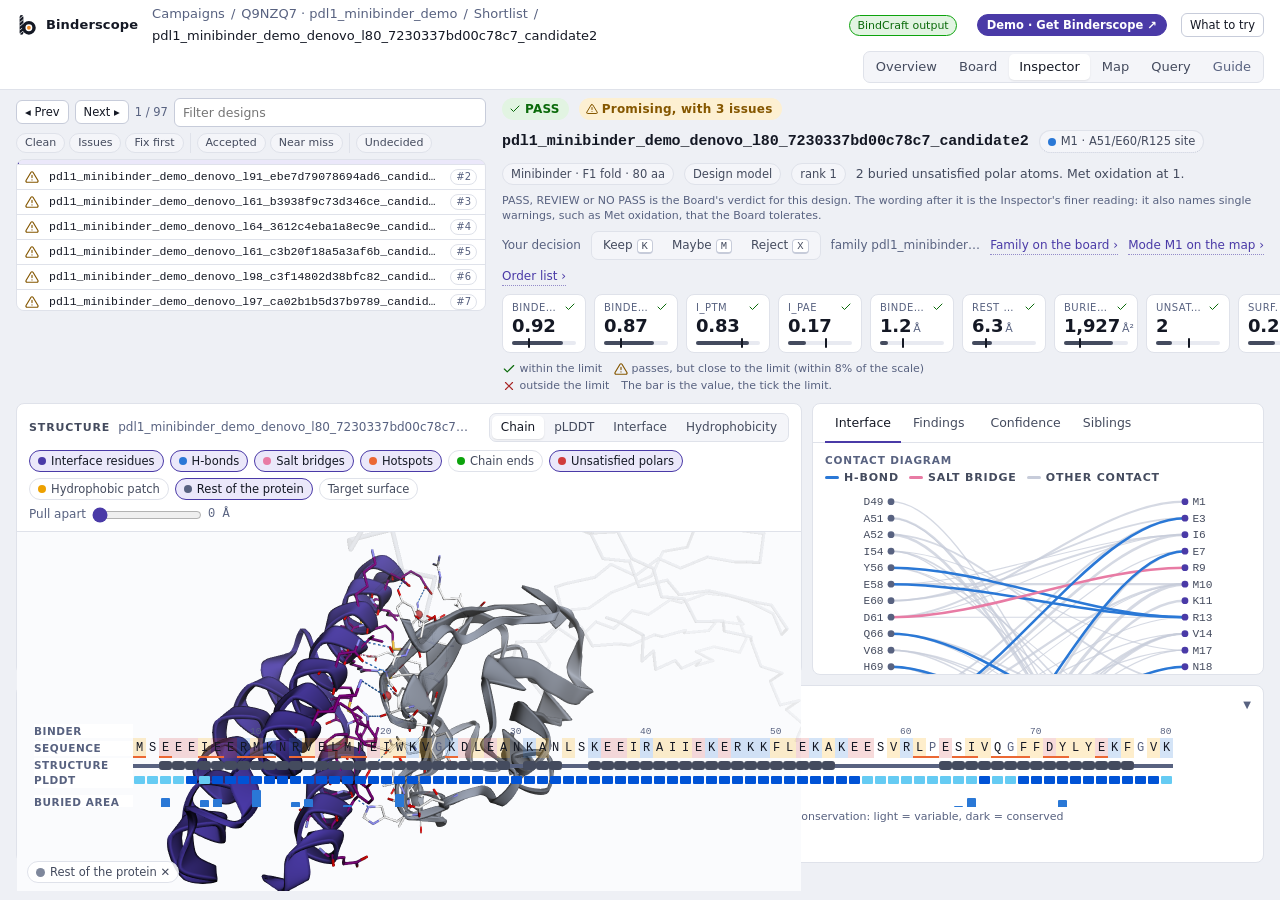
<file: inspector.html>
<!doctype html>
<html lang="en">
<head>
<meta charset="utf-8">
<meta name="viewport" content="width=device-width, initial-scale=1, viewport-fit=cover">
<title>Demo · Binder Design Inspector</title>
<script>if(location.hash=="#light")document.documentElement.setAttribute("data-theme","light");if(location.hash=="#dark")document.documentElement.setAttribute("data-theme","dark");</script>
<link rel="icon" type="image/svg+xml" href="assets/favicon.svg">
<link rel="stylesheet" href="assets/css/shared.css">
<style>
/* ---- Design Inspector ---- */
.app { min-height: 900px; }
/* One row of header, not a quarter of the screen. The design browser (the chips
   and the list of every design) opens as a panel under the search box; what
   stays on the page is the search, prev/next and the position. */
.strip { flex: none; display: grid; grid-template-columns: minmax(400px, 470px) minmax(0, 1fr); gap: 8px 16px; padding: 8px 16px; align-items: start; }
.navs { display: flex; gap: 6px; flex-wrap: wrap; align-content: flex-start; max-width: 560px; }
.nv { display: grid; grid-template-columns: auto 1fr; gap: 0 8px; align-items: center; text-align: left; padding: 6px 10px; border: 1px solid var(--line); background: var(--surface); border-radius: 8px; cursor: pointer; min-width: 150px; }
.nv:hover { border-color: var(--line-strong); } .nv[aria-pressed="true"] { border-color: var(--accent); box-shadow: inset 0 0 0 1px var(--accent); }
.nv .t { font-weight: 600; font-size: 12.5px; } .nv .s { font-family: var(--font-mono); font-size: 11px; color: var(--ink-3); } .nv .st { grid-row: 1 / 3; }
.vrow { display: flex; flex-direction: row; align-items: center; flex-wrap: wrap; gap: 8px 14px; min-width: 0; }
.vrow > .vnote { flex-basis: 100%; }
/* The meters go along the row rather than filling the width they used to have
   as a block: they are a strip of small tiles beside the verdict now. */
.vrow > .meters { flex: 1 1 420px; min-width: 0; grid-auto-flow: column; grid-template-columns: none; grid-auto-columns: minmax(84px, 1fr); }
/* The verdict takes the first line; the meters and the decision share the
   second, which is what keeps the header near 150 px instead of five stacked
   full-width rows. The decision bar is naturally very wide -- its note names
   the family and explains what Keep does -- so it may shrink, and the note gives
   way to an ellipsis (the whole of it is the note's tooltip). Left at its natural
   width it ran 600 px past the window and the page scrolled sideways. */
.vrow > .verdict { flex: 0 1 auto; }
.vrow > .decbar { flex: 0 1 auto; min-width: 0; }
.verdict { display: flex; gap: 10px; align-items: center; flex-wrap: wrap; min-width: 0; }
.verdict .big { font-size: 15px; font-weight: 600; letter-spacing: -.005em; }
.verdict .why { color: var(--ink-2); font-size: 12.5px; min-width: 0; }
.vnote { font-size: 11px; line-height: 1.4; color: var(--ink-3); min-width: 0; } .vnote[hidden] { display: none; } .mk { display: inline-flex; cursor: help; }
.meters { display: grid; grid-template-columns: repeat(auto-fit, minmax(var(--mtw, 100px), 1fr)); gap: 8px; min-width: 0; }
.mt { background: var(--surface); border: 1px solid var(--line); border-radius: 8px; padding: 6px 9px 7px; min-width: 0; }
.mt .k { font-size: 10px; letter-spacing: .05em; text-transform: uppercase; color: var(--ink-3); white-space: nowrap; overflow: hidden; text-overflow: ellipsis; display: flex; justify-content: space-between; gap: 4px; }
.mt .k > span:first-child { min-width: 0; overflow: hidden; text-overflow: ellipsis; }
.mt .v { font-size: 18px; font-weight: 600; font-variant-numeric: tabular-nums; letter-spacing: -.01em; line-height: 1.25; }
.mt .v small { font-size: 11px; font-weight: 400; color: var(--ink-3); margin-left: 2px; }
.mt .bar { position: relative; height: 4px; background: var(--surface-3); border-radius: 2px; margin-top: 3px; }
.mt .bar i { position: absolute; left: 0; top: 0; bottom: 0; background: var(--ink-2); border-radius: 2px; }
.mt .bar b { position: absolute; top: -3px; bottom: -3px; width: 2px; background: var(--ink); border-radius: 1px; }
.mt .s { position: absolute; }
.mt .ic { width: 12px; height: 12px; } .mt.pass .ic { color: var(--good-ink); } .mt.warn .ic { color: var(--warn-ink); } .mt.fail .ic { color: var(--bad-ink); }
.main { flex: 1 1 auto; min-height: 0; display: grid; grid-template-columns: minmax(0, 1fr) 452px; gap: 10px; padding: 0 16px 10px; }
.vwrap { position: relative; flex: 1; min-height: 360px; background: var(--viewer-bg); border-top: 1px solid var(--line); }
#v3d { position: absolute; inset: 0; }
.vtools { flex: none; display: flex; flex-wrap: wrap; gap: 6px 12px; align-items: center; padding: 0 12px 8px; font-size: 12px; color: var(--ink-3); }
.vtools .grp { display: flex; gap: 6px; align-items: center; flex-wrap: wrap; }
.tg { display: inline-flex; align-items: center; gap: 5px; padding: 2px 8px; border: 1px solid var(--line); border-radius: 99px; background: var(--surface); color: var(--ink-2); cursor: pointer; font-size: 11.5px; white-space: nowrap; }
.tg:hover { border-color: var(--line-strong); } .tg[aria-pressed="true"] { background: var(--accent-soft); border-color: var(--accent); color: var(--ink); }
.tg i { width: 8px; height: 8px; border-radius: 50%; display: inline-block; }
.vov { position: absolute; left: 10px; bottom: 8px; display: flex; gap: 6px; flex-wrap: wrap; pointer-events: none; }
.vov .chip { background: color-mix(in srgb, var(--surface) 88%, transparent); }
.tabs { display: flex; gap: 2px; padding: 0 12px; border-bottom: 1px solid var(--line); flex: none; }
.tabs button { border: 0; background: transparent; padding: 10px 10px 9px; font-size: 12.5px; color: var(--ink-2); cursor: pointer; border-bottom: 2px solid transparent; margin-bottom: -1px; font-weight: 500; }
.tabs button[aria-selected="true"] { color: var(--ink); border-bottom-color: var(--accent); }
.tabs button .n { color: var(--ink-3); font-weight: 400; margin-left: 4px; }
.tabbody { overflow: auto; min-height: 0; flex: 1; }
.fd { display: grid; grid-template-columns: 20px 1fr; gap: 8px; padding: 9px 12px; border-bottom: 1px solid var(--line); cursor: pointer; }
.fd:hover { background: var(--surface-2); } .fd.sel { background: var(--accent-soft); }
.fd .ic { margin-top: 2px; } .fd.ok .ic { color: var(--good-ink); } .fd.info .ic { color: var(--info-ink); } .fd.warn .ic { color: var(--warn-ink); } .fd.off .ic, .fd.off .ti { color: var(--ink-3); } .fd.bad .ic { color: var(--bad-ink); }
.fd .ti { font-weight: 600; font-size: 13px; } .fd .de { color: var(--ink-2); font-size: 12px; margin-top: 1px; line-height: 1.4; }
.fd .fx { margin-top: 6px; padding: 6px 8px; border-radius: 6px; background: var(--surface); border: 1px dashed var(--line-strong); font-size: 11.5px; color: var(--ink-2); line-height: 1.4; }
.fd .fx b { color: var(--ink); }
.sevh { font-size: 10.5px; letter-spacing: .08em; text-transform: uppercase; color: var(--ink-3); font-weight: 600; padding: 10px 12px 4px; display: flex; gap: 8px; align-items: center; }
.sevh .ln { flex: 1; height: 1px; background: var(--line); }
.sec { padding: 10px 12px; border-bottom: 1px solid var(--line); }
.sec h4 { margin: 0 0 6px; font-size: 10.5px; letter-spacing: .08em; text-transform: uppercase; color: var(--ink-3); font-weight: 600; display: flex; gap: 8px; align-items: center; }
.sec h4 .grow { flex: 1; }
.legend2 { display: flex; gap: 10px; flex-wrap: wrap; font-size: 11px; color: var(--ink-2); }
.legend2 span { display: inline-flex; gap: 5px; align-items: center; } .legend2 i { display: inline-block; width: 14px; height: 3px; border-radius: 2px; }
.bip text { font-family: var(--font-mono); font-size: 10.5px; fill: var(--ink-2); } .bip .hotT { fill: var(--hotspot-ink); font-weight: 600; }
.bip line, .bip path.ln { stroke-linecap: round; } .bip .ed { cursor: pointer; } .bip .nd { cursor: pointer; }
.brow { display: grid; grid-template-columns: 48px 1fr 34px; gap: 6px; align-items: center; font-size: 11.5px; font-family: var(--font-mono); }
.brow .b { height: 8px; background: var(--surface-2); border-radius: 2px; position: relative; } .brow .b i { position: absolute; left: 0; top: 0; bottom: 0; background: var(--m1); border-radius: 2px; }
.brow.hot .b i { background: var(--hotspot); } .brow output { text-align: right; color: var(--ink-3); }
.paew { position: relative; } .paew canvas { width: 100%; max-width: 330px; aspect-ratio: 1; display: block; cursor: crosshair; border: 1px solid var(--line); border-radius: 4px; }
.prow { display: grid; grid-template-columns: 18px 82px 1fr auto; gap: 8px; align-items: center; padding: 5px 0; font-size: 12px; border-bottom: 1px solid var(--line); }
.prow:last-child { border-bottom: 0; } .prow .num { font-variant-numeric: tabular-nums; text-align: right; }
.sibt td, .sibt th { padding: 4px 6px; } .sibt tr.cur td { background: var(--accent-soft); } .sibt .mut { display: block; height: 12px; position: relative; background: var(--surface-2); border-radius: 2px; min-width: 120px; } .sibt .mut i { position: absolute; top: 0; bottom: 0; width: 2px; background: var(--ink-3); } .sibt .mut i.if { background: var(--hotspot); width: 3px; }
/* The tracks are pinned along the bottom instead of sitting below the fold.
   They are only useful next to the structure -- hover a residue to light it in
   3D, click to fly there -- and until now the two could not be seen together. */
.seqp { flex: none; margin: 0 16px 10px; height: var(--tracks, 178px); display: flex; flex-direction: column; min-height: 0; }
/* Collapsed, the band is its own heading and the structure takes the rest. On
   a 900 px screen the structure and the tracks cannot both be large; which one
   matters depends on what is being looked at, so it is the reader's choice and
   it is remembered. */
.seqp[data-open="0"] { height: auto; }
.seqp[data-open="0"] .seqscroll, .seqp[data-open="0"] .seqlegend { display: none; }
.seqp .panel-h { cursor: pointer; }
.seqp .tchev { margin-left: auto; color: var(--ink-3); font-size: 10px; transition: transform .12s ease; }
.seqp[data-open="0"] .tchev { transform: rotate(-90deg); }
.seqp .panel-h { flex: none; }
.seqscroll { overflow: auto; padding: 0 12px 8px; flex: 1 1 auto; min-height: 0; }
.seqp .seqlegend { flex: none; }
.trk { display: grid; grid-template-columns: 104px auto; align-items: center; }
.trk > .lab { position: sticky; left: 0; background: var(--surface); z-index: 2; font-size: 10.5px; letter-spacing: .05em; text-transform: uppercase; color: var(--ink-3); padding-right: 6px; white-space: nowrap; }
.cells { display: flex; }
.cells > span { flex: none; width: 13px; text-align: center; position: relative; height: 100%; }
.cells.t > span { width: 6.2px; }
.seqrow { font-family: var(--font-mono); font-size: 12px; height: 20px; line-height: 20px; }
.seqrow span { cursor: pointer; } .seqrow span:hover, .cells > span.hv { outline: 1px solid var(--accent); outline-offset: -1px; }
.aa-h { background: color-mix(in srgb, var(--warn) 22%, transparent); } .aa-pos { background: color-mix(in srgb, var(--m1) 20%, transparent); } .aa-neg { background: color-mix(in srgb, var(--bad) 18%, transparent); } .aa-c { background: color-mix(in srgb, var(--m3) 42%, transparent); font-weight: 600; } .aa-g { color: var(--ink-3); }
.ifu { border-bottom: 2px solid var(--hotspot); }
.ss { height: 14px; } .ss i { display: block; margin: 5px 0 0; height: 4px; background: var(--ink-3); } .ss i.H { height: 9px; margin-top: 2px; border-radius: 3px; background: var(--ink-2); } .ss i.E { height: 9px; margin-top: 2px; background: repeating-linear-gradient(135deg, var(--ink-2) 0 2px, transparent 2px 4px); border: 1px solid var(--ink-2); box-sizing: border-box; }
.pl { height: 10px; } .pl i { display: block; margin: 1px 1px; height: 8px; border-radius: 1px; }
.bars { height: 30px; } .bars i { position: absolute; left: 2px; right: 2px; bottom: 0; background: var(--m1); border-radius: 1px 1px 0 0; } .bars.dd i { background: var(--hotspot); }
.flg { height: 16px; font-size: 10px; line-height: 16px; } .flg b { font-weight: 700; } .flg .w { color: var(--warn-ink); } .flg .b { color: var(--bad-ink); } .flg .s { color: var(--accent); }
.tg2 { height: 26px; } .tg2 i { position: absolute; left: 0; right: 0; bottom: 0; background: var(--line-strong); } .tg2 i.c { background: var(--m1); } .tg2 i.h { background: var(--hotspot); } .tg2 i.e { background: var(--ink-3); opacity: .5; }
.ruler { height: 12px; font-size: 9.5px; color: var(--ink-3); font-family: var(--font-mono); } .ruler span { text-align: left; overflow: visible; white-space: nowrap; }
.seqlegend { display: flex; gap: 14px; flex-wrap: wrap; padding: 2px 12px 8px 116px; font-size: 11px; color: var(--ink-3); }
.fallback { position: absolute; inset: 0; display: none; } .fallback canvas { position: absolute; inset: 0; }
.fbmsg { position: absolute; left: 10px; top: 10px; z-index: 3; }
/* v2: modality + specificity */
.app { height: 100vh; min-height: 640px; } .main { flex: 1 1 auto; height: auto; min-height: 0; }
.navs { max-width: 640px; } .nv { min-width: 0; flex: 1 1 190px; } .tabs button { white-space: nowrap; }
.nv .s { overflow: hidden; text-overflow: ellipsis; white-space: nowrap; max-width: 168px; }
.stk { display: flex; height: 10px; gap: 2px; border-radius: 3px; overflow: hidden; } .stk i { display: block; min-width: 2px; }
.pbrow { display: grid; grid-template-columns: 128px 1fr 46px; gap: 8px; align-items: center; font-size: 11.5px; padding: 2px 0; }
.pbrow .b { position: relative; height: 8px; background: var(--surface-2); border-radius: 2px; } .pbrow .b i { position: absolute; top: 0; bottom: 0; left: 0; background: var(--m1); border-radius: 2px; } .pbrow .b i.s { background: color-mix(in srgb, var(--m1) 38%, transparent); border-radius: 0 2px 2px 0; }
.pbrow .b u { position: absolute; top: -3px; bottom: -3px; width: 2px; background: var(--ink); text-decoration: none; border-radius: 1px; }
.pbrow output { text-align: right; color: var(--ink-3); font-family: var(--font-mono); font-size: 11px; }
.agrid { border-collapse: separate; border-spacing: 0; font-family: var(--font-mono); font-size: 11px; }
.agrid th, .agrid td { padding: 0; text-align: center; width: 20px; min-width: 20px; height: 20px; border-bottom: 1px solid var(--surface); cursor: default; }
.agrid thead th { height: 40px; font-weight: 400; color: var(--ink-3); vertical-align: bottom; } .agrid thead th span { writing-mode: vertical-rl; transform: rotate(180deg); display: inline-block; cursor: pointer; padding-bottom: 2px; } .agrid thead th span.hot { color: var(--hotspot-ink); font-weight: 600; }
.agrid .rl { position: sticky; left: 0; background: var(--surface); text-align: left; width: auto; min-width: 118px; padding: 0 8px 0 0; white-space: nowrap; font-family: var(--font-ui); font-size: 11.5px; color: var(--ink-2); z-index: 1; }
.agrid td.id { background: color-mix(in srgb, var(--accent) 24%, transparent); color: var(--ink); } .agrid td.sm { background: color-mix(in srgb, var(--accent) 9%, transparent); } .agrid td.gp { color: var(--ink-3); } .agrid td.hot { color: var(--hotspot-ink); font-weight: 600; }
.agrid td[data-r]:hover { outline: 1px solid var(--accent); outline-offset: -1px; }
.agrid .grp td { height: 22px; padding-top: 6px; font-family: var(--font-ui); font-size: 10px; letter-spacing: .06em; text-transform: uppercase; color: var(--ink-3); text-align: left; }
.xrow { display: grid; grid-template-columns: 18px 1fr auto; gap: 8px; align-items: start; padding: 6px 0; border-bottom: 1px solid var(--line); font-size: 12px; } .xrow:last-child { border-bottom: 0; } .xrow .ic.ok { color: var(--good-ink); } .xrow .ic.warn { color: var(--warn-ink); } .xrow .sub { color: var(--ink-3); font-size: 11.5px; line-height: 1.35; margin-top: 1px; }
.cap { color: var(--ink-3); font-size: 11.5px; line-height: 1.45; }
.fstrip svg text { font-family: var(--font-mono); font-size: 9px; fill: var(--ink-3); } .fstrip svg text.dl { fill: #fff; font-weight: 600; }
.legchip { display: inline-flex; align-items: center; gap: 5px; } .legchip i { display: inline-block; width: 9px; height: 9px; border-radius: 2px; }
@media (max-width: 1180px) { .main { height: auto; } .navs { max-width: none; } }
@media (max-width: 720px) { #colSeg { flex-wrap: wrap; max-width: 100%; } .panel-h { flex-wrap: wrap; row-gap: 6px; } .tabs { overflow-x: auto; } }
@media (max-width: 1180px) { .main { grid-template-columns: 1fr; } .strip { grid-template-columns: 1fr; } .navs { max-width: none; } .tabbody { max-height: none; } }
@media (max-width: 720px) { html, body { height: auto; } .app { height: auto; } .meters { grid-template-columns: repeat(2, 1fr); } .nv { min-width: 0; flex: 1 1 140px; } .seqp { margin-inline: 16px; } }
/* On a phone the meter strip wraps into rows instead of running off the right edge (it is one row of
   84 px tiles above 720 px), and a design id -- one long word -- may break rather than widen the page. */
@media (max-width: 720px) { .vrow > .meters { grid-auto-flow: row; grid-template-columns: repeat(auto-fill, minmax(84px, 1fr)); grid-auto-columns: auto; flex-basis: 100%; } }
.verdict .big { min-width: 0; overflow-wrap: anywhere; }

.credit { flex: none; padding: 4px 16px 8px; font-size: 11px; color: var(--ink-3); } .credit a { color: var(--ink-2); }
/* design list (a project with more than a dozen designs), decisions, loading state, target checks */
/* The picker is a column: search and position on top, the filter chips, then
   the list of designs scrolling in a fixed height beside the verdict and the
   meters. The cap is what keeps it a picker -- told to fill the grid cell it
   grew to all 38 rows, which made the row it was supposed to fit 1031 px tall. */
.dpick { display: flex; flex-direction: column; gap: 6px; min-width: 0; width: 100%; max-width: none; }
.dpick .drow1 { display: flex; gap: 6px; align-items: center; min-width: 0; }
/* Five controls on one line: Prev, Next and the position belong together on the
   left, the filter takes what is left, Browse sits at the end. Without a floor
   on the filter the placeholder is cut in half. */
.dpick .drow1 input { flex: 1 1 auto; min-width: 150px; }
.dpick .drow1 .btn { flex: 0 0 auto; }
.dpick .dpos { color: var(--ink-3); font-size: 11.5px; white-space: nowrap; font-variant-numeric: tabular-nums; }
.dfilt { display: flex; gap: 4px; flex-wrap: wrap; align-items: center; }
.dfilt .chip { cursor: pointer; padding: 1px 8px; font-size: 11px; } .dfilt .chip:hover { border-color: var(--line-strong); color: var(--ink); }
.dfilt .chip[aria-pressed="true"] { background: var(--accent-soft); border-color: var(--accent); color: var(--ink); }
.dfilt .sep { width: 1px; align-self: stretch; background: var(--line); margin: 0 2px; }
.dlist { border: 1px solid var(--line); border-radius: 8px; background: var(--surface); flex: none; height: 152px; overflow-y: auto; outline-offset: 1px; }
.dr { display: grid; grid-template-columns: 16px minmax(0, 1fr) auto; gap: 8px; align-items: center; padding: 4px 8px; cursor: pointer; border-bottom: 1px solid var(--line); font-size: 12px; }
.dr:last-child { border-bottom: 0; } .dr:hover { background: var(--surface-2); }
.dr[aria-selected="true"] { background: var(--accent-soft); box-shadow: inset 2px 0 0 var(--accent); }
.dr .st { padding: 0; background: none; } .dr .st .ic { width: 14px; height: 14px; }
.dr .id { font-family: var(--font-mono); font-size: 11.5px; white-space: nowrap; overflow: hidden; text-overflow: ellipsis; min-width: 0; }
.dr .id small { color: var(--ink-3); font-size: 10.5px; margin-left: 6px; }
.dr .meta { display: flex; gap: 4px; align-items: center; }
.dr .tagc { font-size: 10px; padding: 0 5px; border-radius: 99px; border: 1px solid var(--line); color: var(--ink-3); white-space: nowrap; }
.dr .tagc.nm { color: var(--warn-ink); border-color: var(--warn); }
.dr .dd { width: 8px; height: 8px; border-radius: 50%; flex: none; } .dd.keep { background: var(--good); } .dd.maybe { background: var(--warn); } .dd.reject { background: var(--bad); }
.dempty { padding: 10px; color: var(--ink-3); font-size: 12px; }
.decbar { display: flex; gap: 8px 10px; align-items: center; flex-wrap: wrap; font-size: 12px; color: var(--ink-3); }
.decbar .seg button .kbd { margin-left: 4px; }
.decbar .seg button[aria-pressed="true"][data-d="keep"] { background: var(--good-soft); color: var(--good-ink); } .decbar .seg button[aria-pressed="true"][data-d="maybe"] { background: var(--warn-soft); color: var(--warn-ink); } .decbar .seg button[aria-pressed="true"][data-d="reject"] { background: var(--bad-soft); color: var(--bad-ink); }
#decNote { flex: 1 1 120px; min-width: 0; white-space: nowrap; overflow: hidden; text-overflow: ellipsis; }
.decbar a, .lnkchip { color: var(--ink-2); text-decoration: none; border-bottom: 1px dotted var(--line-strong); } .decbar a:hover, .lnkchip:hover { color: var(--ink); border-bottom-color: var(--accent); }
.chip.rej { background: var(--warn-soft); border-color: var(--warn); color: var(--warn-ink); }
.dnote { margin: 0 16px 8px; padding: 7px 10px; border: 1px solid var(--warn); background: var(--warn-soft); color: var(--warn-ink); border-radius: 8px; font-size: 12px; }
.vload { position: absolute; inset: 0; display: flex; align-items: center; justify-content: center; gap: 10px; background: color-mix(in srgb, var(--viewer-bg) 82%, transparent); color: var(--ink-2); font-size: 12.5px; z-index: 4; text-align: center; padding: 16px; }
.vload .spin { width: 16px; height: 16px; border: 2px solid var(--line-strong); border-top-color: var(--accent); border-radius: 50%; animation: vspin .8s linear infinite; flex: none; } @keyframes vspin { to { transform: rotate(360deg); } }
/* the overlay is in the page at once (state for readers and tests) but fades in after a moment, so a structure that arrives within a few frames does not flash it */
.vload { animation: vfade .2s ease .15s both; } @keyframes vfade { from { opacity: 0; } to { opacity: 1; } }
@media (max-width: 560px) { .crumbs > span:nth-child(1), .crumbs > span:nth-child(2), .crumbs > span:nth-child(5), .crumbs > span:nth-child(6) { display: none; } } /* the breadcrumb keeps the project and the design id: four lines of crumbs pushed the page down */
@media (prefers-reduced-motion: reduce) { .vload { animation: none; } }
.sibt .mut.sm { height: 6px; min-width: 0; max-width: 150px; margin-top: 3px; }   /* the difference bar sits under the design id, so the table fits the 452 px panel */
.fstrip svg { max-width: 720px; }                     /* in the one-column layout the strip would otherwise grow to the width of the page and its labels with it */
.sec h4:has(.legend2) { flex-wrap: wrap; row-gap: 2px; }   /* the title keeps its line, the legend moves under it when the panel is narrow */
.decbar a { color: var(--accent); font-weight: 500; border-bottom-color: color-mix(in srgb, var(--accent) 55%, transparent); } .decbar a::after { content: ' ›'; }   /* the links to the board and the map read as links */.vov .lg2 { pointer-events: auto; cursor: pointer; } .vov .lg2 i { display: inline-block; width: 9px; height: 9px; border-radius: 50%; }
.vov .lg2:hover { border-color: var(--line-strong); color: var(--ink); }
.cards .fd .nums { margin-top: 3px; font-family: var(--font-mono); font-size: 11px; color: var(--ink-2); line-height: 1.45; }
.cards .fd .cf { margin-top: 6px; padding: 6px 8px; border-radius: 6px; background: var(--surface); border: 1px solid var(--line); font-size: 11.5px; color: var(--ink-2); line-height: 1.4; } .cards .fd .cf b { color: var(--ink); }
.cards .chint { color: var(--ink-3); font-size: 11.5px; padding: 0 0 4px; }
.agrid td.lc { opacity: .62; } table.tbl td.wrapd { white-space: normal; min-width: 130px; word-break: break-word; } .cells.t > span.rm { background: repeating-linear-gradient(135deg, var(--line-strong) 0 1px, transparent 1px 3px); }
.fd .go { color: var(--ink-3); font-size: 11px; margin-top: 4px; } .fd .go a { color: var(--ink-2); }
@media (max-width: 1180px) { .dpick { max-width: none; } .dlist { height: 132px; } .strip { grid-template-columns: minmax(0, 1fr); } }
@media (max-height: 820px) { .dlist { height: 118px; } }
@media (max-height: 820px) { .seqp { --tracks: 168px; } }
.btn[aria-pressed="true"] { background: var(--accent-soft); border-color: var(--accent); }
.lab { margin-left: 5px; font-size: 12px; font-weight: 700; } .lab.y { color: var(--good-ink); } .lab.n { color: var(--bad-ink); }
.navs.wide { max-width: 900px; }
.labcard { background: var(--surface-2); } .lbrow { display: flex; gap: 10px; align-items: center; flex-wrap: wrap; }
.lbrow .st { padding: 3px 9px 3px 7px; font-size: 12px; }
.nbt td, .nbt th { font-size: 11.5px; }
</style>
<script src="assets/3Dmol-min.js"></script>
<meta name="description" content="A live Binderscope review of one BindCraft 2 run: backbone families, 3D design inspection, binding-mode maps and a rule-based structure query. Runs in the browser, nothing to install.">
<meta property="og:title" content="Binderscope demo: reviewing BindCraft binder designs">
<meta property="og:description" content="A live Binderscope review of one BindCraft 2 run: backbone families, 3D design inspection, binding-mode maps and a rule-based structure query. Runs in the browser, nothing to install.">
<meta property="og:type" content="website">
<meta name="robots" content="index,follow">
<style id="bs-demo-css">
.bs-demo{position:fixed;left:12px;bottom:12px;z-index:9999;display:flex;align-items:center;gap:8px;max-width:min(560px,calc(100vw - 24px));
  padding:7px 10px 7px 12px;border-radius:10px;background:var(--surface,#fff);color:var(--ink-2,#444b5e);border:1px solid var(--line-strong,#c7ccda);
  box-shadow:0 6px 24px rgba(0,0,0,.18);font:12px/1.35 var(--font-ui,system-ui,sans-serif)}
.bs-demo b{color:var(--ink,#141824);font-weight:600}
.bs-demo a{color:var(--accent,#4a3aa7);font-weight:600;text-decoration:none;white-space:nowrap}
.bs-demo a:hover{text-decoration:underline}
.bs-demo button{flex:none;border:0;background:none;color:var(--ink-3,#586280);font-size:15px;line-height:1;cursor:pointer;padding:0 2px}
.bs-demo[hidden]{display:none}
.bs-demo-chip{display:inline-flex;align-items:center;gap:4px;padding:2px 9px;border-radius:99px;font-size:11.5px;font-weight:600;white-space:nowrap;
  text-decoration:none;color:var(--accent-ink,#fff);background:var(--accent,#4a3aa7);border:1px solid var(--accent,#4a3aa7);margin-left:6px}
.bs-demo-chip:hover{filter:brightness(1.12)}
@media print{.bs-demo,.bs-demo-chip{display:none}}
</style>
</head>
<body data-page="inspector">

<svg width="0" height="0" style="position:absolute" aria-hidden="true"><defs>
<symbol id="i-check" viewBox="0 0 24 24"><path d="M20 6 9 17l-5-5"/></symbol>
<symbol id="i-x" viewBox="0 0 24 24"><path d="M18 6 6 18M6 6l12 12"/></symbol>
<symbol id="i-alert" viewBox="0 0 24 24"><path d="M10.3 3.9 1.8 18a2 2 0 0 0 1.7 3h17a2 2 0 0 0 1.7-3L13.7 3.9a2 2 0 0 0-3.4 0zM12 9v4M12 17h.01"/></symbol>
<symbol id="i-info" viewBox="0 0 24 24"><circle cx="12" cy="12" r="10"/><path d="M12 16v-4M12 8h.01"/></symbol>
<symbol id="i-reset" viewBox="0 0 24 24"><path d="M3 12a9 9 0 1 0 3-6.7L3 8M3 3v5h5"/></symbol>
<symbol id="i-chev" viewBox="0 0 24 24"><path d="m6 9 6 6 6-6"/></symbol>
</defs></svg>

<div class="app">
  <header class="hdr">
    <a class="brand" href="index.html" title="Project overview"><svg class="mark" aria-hidden="true" focusable="false" xmlns="http://www.w3.org/2000/svg" viewBox="0 0 64 64" fill="none">
  <!-- A lowercase b: a helix for the stem, a bowl holding the hotspot. The same
       drawing as the launcher's mark. The stripes are cut with a mask rather
       than painted in the background colour, so they show whatever is behind;
       the stem and the bowl follow currentColor, which is what lets the header
       colour them and favicon_svg() substitute a literal for a tab strip. -->
  <defs>
    <mask id="bs-mark-stem">
      <rect width="64" height="64" fill="#fff"/>
      <path d="M9 57C12.5 57 16.5 50 20 50M9 46C12.5 46 16.5 39 20 39M9 35C12.5 35 16.5 28 20 28M9 24C12.5 24 16.5 17 20 17M9 13C12.5 13 16.5 6 20 6" fill="none" stroke="#000" stroke-width="2.6"/>
    </mask>
  </defs>
  <g transform="translate(1.5 0)">
    <rect x="9" y="3" width="11" height="57" rx="5.5" fill="currentColor" mask="url(#bs-mark-stem)"/>
    <circle cx="36" cy="40" r="15" fill="none" stroke="currentColor" stroke-width="10"/>
    <circle cx="36" cy="40" r="5.5" fill="#f08a24"/>
  </g>
</svg><span class="bname">Binderscope</span><span class="bproj" title="Q9NZQ7">Q9NZQ7</span></a>
    <div class="crumbs"><span>Campaigns</span><span>/</span><span id="crumbCamp"></span><span>/</span><span>Shortlist</span><span>/</span><b id="crumbId"></b></div>
    <div class="grow"></div>
    <span class="tag-run" id="tagMock" title="Binder models are BindCraft AF2 complexes placed on the reference chain. Contacts, hydrogen bonds, buried polars and context checks are recomputed from the coordinates. BindCraft does not write PAE, so none is shown.">BindCraft output</span><a class="bs-demo-chip" href="https://github.com/schnickn/binderscope" target="_blank" rel="noopener" title="This is a demo with sample data. Binderscope is free to install and reviews your own runs.">Demo &middot; Get Binderscope &#8599;</a>
    <div class="runslot" id="bsRunSlot" hidden></div>
    <nav class="views" aria-label="Views"><a href="index.html" data-nav="index">Overview</a><a href="board.html" data-nav="board">Board</a><a href="inspector.html" data-nav="inspector" aria-current="page">Inspector</a><a href="map.html" data-nav="map">Map</a><a href="query.html" data-nav="query">Query</a><a class="extra" href="guide.html" data-nav="guide">Guide</a></nav>
  </header>
  <section class="strip">
    <div class="navs" id="navs" role="group" aria-label="Shortlisted designs"></div>
    <div class="vrow"><div class="verdict" id="verdict"></div><div class="vnote" id="vNote" data-new hidden></div><div class="decbar" id="decbar" data-new hidden></div><div class="meters" id="meters"></div><div class="vnote" id="mLegend" data-new hidden></div></div>
  </section>
  <div class="dnote" id="dnote" data-new hidden role="status"></div>
  <main class="main">
    <section class="panel" aria-labelledby="h-struct">
      <div class="panel-h"><h2 id="h-struct">Structure</h2><span class="sub" id="structSub"></span><span class="grow"></span>
        <div class="seg" id="colSeg" role="group" aria-label="Colour by"><button data-v="chain" aria-pressed="true">Chain</button><button data-v="plddt">pLDDT</button><button data-v="iface">Interface</button><button data-v="hphob">Hydrophobicity</button><button data-v="ddg" id="btnDdg">ΔΔG scan</button><button data-v="cons">Conservation</button><button data-v="cdr" id="btnCdr" title="Colour framework and CDR1 / CDR2 / CDR3">CDRs</button></div></div>
      <!-- The key for the pLDDT colour mode. It is the one mode whose colours are a scale
           rather than named categories, so hue is the only channel the 3D view gives it;
           the others (Chain, Interface, CDRs) name their categories elsewhere on the page.
           The band words are ordered on purpose: AlphaFold's palette is not monotonic in
           lightness (L* 66.8, 88.0, 77.3, 39.7 from very low to very high), so in greyscale
           the swatches partly invert and the reading order is what survives. -->
      <div class="legend2" id="plddtKey" hidden style="margin:2px 0 6px">
        <span class="k" style="letter-spacing:0;text-transform:none">AlphaFold pLDDT</span>
        <span><i style="background:var(--plddt-0)"></i>very low &lt; 50</span>
        <span><i style="background:var(--plddt-50)"></i>low 50&ndash;70</span>
        <span><i style="background:var(--plddt-70)"></i>confident 70&ndash;90</span>
        <span><i style="background:var(--plddt-90)"></i>very high &gt; 90</span>
      </div>
      <div class="vtools" id="vtools"></div>
      <div class="vwrap" id="vwrap"><div id="v3d"></div><div class="fallback" id="fb"><canvas id="fbCv"></canvas><div class="fbmsg chip">3D needs WebGL. Showing a simplified view.</div></div><div class="vov" id="vov"></div><div class="vload" id="vload" data-new hidden role="status" aria-live="polite"></div></div>
    </section>
    <section class="panel" aria-label="Analysis">
      <div class="tabs" role="tablist" id="tabs"><button role="tab" data-t="iface" aria-selected="true">Interface</button><button role="tab" data-t="find" aria-selected="false">Findings<span class="n" id="nFind"></span></button><button role="tab" data-t="conf" aria-selected="false">Confidence</button><button role="tab" data-t="spec" aria-selected="false">Specificity</button><button role="tab" data-t="sib" aria-selected="false">Siblings</button></div>
      <div class="tabbody" id="tabBody"></div>
    </section>
  </main>
  <section class="panel seqp" id="seqp" data-open="1" aria-label="Sequence tracks"><div class="panel-h" id="seqHead" role="button" tabindex="0" aria-expanded="true" aria-controls="seqs" title="Hide the tracks and give the space to the structure"><h2>Sequence tracks</h2><span class="sub">hover a residue to see it in 3D, click to fly there</span><span class="tchev" aria-hidden="true">&#9660;</span></div><div class="seqscroll" id="seqs"></div><div class="seqlegend" id="seqLegend"></div></section>
</div>

<script src="assets/js/mini3d.js"></script>
<script src="assets/js/bs.js"></script>
<script src="assets/js/common.js"></script>
<script src="data/inspect.js"></script>
<script src="data/homolog.js"></script>
<script src="data/manifest.js"></script>
<script>
const INS = BS.data('inspect');
const HOM = BS.data('homolog');
(function () {
'use strict';
const C = Common, M3 = Mini3D, tip = C.tip();
/* A blob written by the exporter carries per-run targets (INS.runs); the blobs of the mockups do not. What the page does beyond the mockups hangs on that or on a capability flag. */
const NEW = Array.isArray(INS.runs) && INS.runs.length > 0;
const RUNS = {}; (INS.runs || []).forEach((r) => (RUNS[r.id] = r));
const REVIEWS = NEW && PF.cap('reviews'), LIST = INS.order.length > 12;   // decisions with the board; a searchable list instead of one button per design
const MAN = BS.blob('manifest') || {};
C.term.use(INS.runs);                               // the run blocks hold the format, what BindCraft was asked about the ends and the tag sizes
const TM = C.term;
const RUNI = INS.run || {};                         // dataset facts the older blobs carry (lab outcome counts, sample sizes)
{ const ord = PF.get('inspector.order', null); if (Array.isArray(ord)) INS.order = ord.filter((t) => INS.designs[t]); }
const $ = (s, r) => (r || document).querySelector(s), $$ = (s, r) => Array.from((r || document).querySelectorAll(s));
const icon = (id) => '<svg class="ic"><use href="#' + id + '"/></svg>';
let T_RESI = INS.target_resi, T_SEQ = INS.target_seq, TSS = INS.t_ss, TIDX = {}; const reindex = () => { TIDX = {}; T_RESI.forEach((r, i) => (TIDX[r] = i)); }; reindex();
const HIDX = {}; HOM.resis.forEach((r, i) => (HIDX[r] = i));
const MODAL = { minibinder: 'Minibinder', nanobody: 'Nanobody', scFv: 'scFv', peptide: 'Peptide' };
const P = C.PRESET;
let HOT = INS.hotspots, HOTSET = new Set(HOT);
const runHot = (r) => (r && (r.hotspots && r.hotspots.length ? r.hotspots : r.target && r.target.hotspots && r.target.hotspots.length ? r.target.hotspots : null)) || null;
const hotsOf = (X) => (NEW && runHot(RUNS[X.run])) || INS.hotspots;   // hotspots of the design's own run
const THREE = { A: 'ALA', R: 'ARG', N: 'ASN', D: 'ASP', C: 'CYS', Q: 'GLN', E: 'GLU', G: 'GLY', H: 'HIS', I: 'ILE', L: 'LEU', K: 'LYS', M: 'MET', F: 'PHE', P: 'PRO', S: 'SER', T: 'THR', W: 'TRP', Y: 'TYR', V: 'VAL' };
const ONE = {}; Object.keys(THREE).forEach((k) => (ONE[THREE[k]] = k));
const KD = { A: 1.8, R: -4.5, N: -3.5, D: -3.5, C: 2.5, Q: -3.5, E: -3.5, G: -0.4, H: -3.2, I: 4.5, L: 3.8, K: -3.9, M: 1.9, F: 2.8, P: -1.6, S: -0.8, T: -0.7, W: -0.9, Y: -1.3, V: 4.2 };
const hx = (c) => '#' + c.map((v) => Math.round(v).toString(16).padStart(2, '0')).join('');
const NAMES = PF.get('inspector.names', {});
/* Check settings: profile.checks over the defaults of the mockups (docs/profile_spec.md section 5). native: the interface is judged by BindCraft's own i_pTM and i_pAE. */
const chk = (p, d) => PF.get('checks.' + p, d);
const S = {
  native: chk('interface.basis', 'auto') === 'native' || (chk('interface.basis', 'auto') === 'auto' && BS.hasProfile && !PF.cap('ipsae')),
  unsatDensity: chk('physics.unsat_basis', 'count') === 'per_1000_A2', unsatMax: chk('physics.unsat_density_max', 2.3), unsatInfo: chk('physics.unsat_density_info', 1.75), unsatBadGt: chk('physics.unsat_bad_gt', 3),
  scCheck: chk('physics.sc_check', true), packNeedsSc: chk('physics.pack_needs_sc', true),
  partner: Object.assign({ fail_n3: 10, warn_min: 4.0, warn_buried: 3 }, chk('context.partner', {})), rest: Object.assign({ fail_n3: 10, warn_min: 4.0 }, chk('context.rest', {})),
  cut: Object.assign({ k: 5, warn_n: 2 }, chk('context.cut', {})), cover: Object.assign({ min_area: 10, warn_n: 2 }, chk('context.cover', {})), near: Object.assign({ bad_lt: 3.0, warn_lt: 4.0, info_lt: 8.0 }, chk('context.near', {})),
  flagWarn: chk('context.flag.warn_n', 3),
  loops: Object.assign({ info_ge: 0.4, sev: 'warn' }, chk('findings.loops', {})), conf: Object.assign({ plddt_below: 75, min_n: 3, min_frac: 0 }, chk('findings.conf', {})),
  gly: Object.assign({ ok_ge: 8.0, info_ge: null }, chk('findings.gly', {})), helixInfo: chk('findings.helix.info_lt', null), termFree: chk('findings.term.free_ge', 12), hsRmsdWarn: chk('findings.hotspot_rmsd_warn', null),
};
const DESIGN_PREFIX = PF.get('predictors.design_model_prefix', 'AF2');
const st = { reveal: false, tag: INS.order[0], tab: 'iface', color: 'chain', sel: null, hl: null, split: 0, paeSel: null, hover: null, consurf: false,
  show: { iface: true, hb: true, salt: true, hot: true, buns: true, patch: false, gly: false, mem: false, surf: false, ctx: true, fp: false, olig: false, term: false }, preds: {}, tsize: TM.size.get() };
{ const ms = []; INS.order.forEach((t) => (INS.designs[t].poses || []).forEach((p) => { if (ms.indexOf(p.model) < 0) ms.push(p.model); })); ms.forEach((m) => (st.preds[m] = false)); st.preds.seeds = false; }
const cur = () => INS.designs[st.tag];
const one = (resn) => ONE[resn] || 'X';
// the arrays the findings read (target residues, sequence, secondary structure, hotspots) belong to one design; bind() points them at a design
let BOUND = null;
function bind(X) { BOUND = X; T_RESI = X.t_resi || INS.target_resi; T_SEQ = X.t_seq || INS.target_seq; TSS = X.t_ss || INS.t_ss; reindex(); HOT = hotsOf(X); HOTSET = new Set(HOT); }
function withDesign(X, fn) { const prev = BOUND; bind(X); try { return fn(); } finally { if (prev) bind(prev); } }
const listTxt = (a, cap) => (a.length <= (cap || 24) ? a.join(', ') : runsOf(a).map((r) => (r[0] === r[1] ? r[0] : r[0] + '–' + r[1])).join(', '));
const ownOf = (X, stem) => (X.src && X.src.average && Number.isFinite(X.src.average[stem]) ? X.src.average[stem] : null);   // BindCraft's own column, CSV scale
const fmtOwn = (v) => (Number.isInteger(v) ? String(v) : v.toFixed(1));
const outcomeOf = (X) => X.outcome || (X.real && X.real.outcome) || null;       // lab outcome: design.outcome, or the facts of an older blob
const factsOf = (X) => Object.assign({}, X.real || {}, X.prov || {});
const methodOf = (X) => factsOf(X).method || '';
const fmtKd = (kd) => (kd == null ? '' : kd < 1e-9 ? (kd * 1e12).toFixed(0) + ' pM' : kd < 1e-6 ? (kd * 1e9).toFixed(kd < 1e-8 ? 1 : 0) + ' nM' : (kd * 1e6).toFixed(1) + ' µM');
const stripRe = PF.get('inspector.method_strip', null);
const methodShort = (m) => (!m || m === '(none)' ? 'method not given' : stripRe ? m.replace(new RegExp(stripRe), '') : m);

/* ---------------- full-length target context ---------------- */
/* FRAME: the strip's data, from profile.frame (segments [label, start, end, kind, phrase], native range, glycan sites, disulfides) */
function frameOf() {
  const f = PF.get('frame', null), leg = INS.frame, last = T_RESI[T_RESI.length - 1];
  if (f && f.segments) return { acc: PF.get('target.uniprot', ''), len: PF.get('target.length', f.native_range ? f.native_range[1] : last), nat: f.native_range || [1, last], glyc: f.glycan_sites || [], dsb: f.disulfides || [], segs: f.segments.map((s) => [s.label, s.start, s.end, s.kind, s.phrase]) };
  if (leg) return { acc: leg.acc, len: leg.len, nat: leg.nat, glyc: leg.glyc, dsb: [], segs: leg.segs.map((s) => (s[0] ? s : [s[1] === 1 ? 'N-terminal region' : 'linker', s[1], s[2], s[3]])) };
  return { acc: PF.get('target.uniprot', ''), len: last, nat: [T_RESI[0], last], glyc: INS.glycan || [], dsb: [], segs: [] };
}
const FRAME = frameOf();
const GLYTXT = PF.t('finding.gly.text', { glycan_list: FRAME.glyc.map((r) => 'N' + r).join(', ') }, '{@target.short} is N-glycosylated at {glycan_list} (UniProt), and a bulky glycan would sit in the way.');
const MEMTXT = PF.t('finding.mem.text', null, 'membrane-side exclusion plane');
function runsOf(res) { const out = []; let a = res[0], p = res[0]; for (let i = 1; i < res.length; i++) { if (res[i] !== p + 1) { out.push([a, p]); a = res[i]; } p = res[i]; } out.push([a, p]); return out; }
const runsTxt = (res, k) => runsOf(res).slice(0, k || 6).map((r) => (r[0] === r[1] ? r[0] : r[0] + '–' + r[1])).join(', ') + (runsOf(res).length > (k || 6) ? '…' : '');
const rangeTxt = (rr) => rr.map((r) => r[0] + '–' + r[1]).join(' and ');
/* the construct of a design: its run's residue ranges when the blob has them, else the residues of the target the design carries */
function ctxOf(X) {
  const run = NEW && RUNS[X.run], rt = run && run.target;
  if (rt && rt.resi_ranges && rt.resi_ranges.length) {
    const rr = rt.resi_ranges;
    return { runs: rr, first: rt.first != null ? rt.first : rr[0][0], last: rt.last != null ? rt.last : rr[rr.length - 1][1], cuts: (rt.cut_points || []).slice(), removed: (rt.removed || []).slice(), gaps: [], own: true };
  }
  const runs = runsOf(T_RESI), first = runs[0][0], last = runs[runs.length - 1][1], cuts = [], gaps = [];
  if (first > FRAME.nat[0] + 1) cuts.push(first);
  if (last < FRAME.nat[1]) cuts.push(last);
  for (let i = 1; i < runs.length; i++) gaps.push([runs[i - 1][1], runs[i][0]]);
  return { runs: runs, first: first, last: last, cuts: cuts, removed: [], gaps: gaps, own: false };
}

const GENERIC_TIPS = ["Click a <b>finding</b> on the right. The 3D view flies to the evidence and suggests a next step.",
  "Open <b>Target frame</b> at the top of Findings to see where the construct sits in the full-length protein, what the run removed, and how the contacted residues relate to the other subunit and the cut ends.",
  "Open <b>Specificity</b> to see how conserved the contacted residues are across species and how much they resemble related proteins.",
  "Open <b>Confidence</b> to see pLDDT along the chain and what the design model reports.",
  "Hover a residue in the <b>sequence tracks</b> or in the contact diagram to see it in 3D; click to fly there.",
  "Use the left and right arrow keys to move between designs."]
  .concat(LIST ? ["Type in the filter box to find a design by id, family, run or verdict. <b>Prev</b>, <b>Next</b> and the arrow keys step through the filtered list, and the address ends in <span class=\"mono\">#d=&lt;design id&gt;</span> so a link opens the same design. Press <b>/</b> to jump to the filter box."] : [])
  .concat(REVIEWS ? ["Press <b>K</b>, <b>M</b> or <b>X</b> to keep, maybe or reject the design's family. The board shows the same decisions."] : []);
C.tips(BS.tipsFor('inspector', GENERIC_TIPS));

/* ---------------- findings (auto-generated from geometry + scores) ---------------- */
function segOf(res) { const m = res.length ? res.slice().sort((a, b) => a - b)[res.length >> 1] : 0; return FRAME.segs.find((q) => m >= q[1] && m <= q[2]) || null; }
const domainOf = (res) => { const s = segOf(res); return s ? s[0] : 'unassigned'; };
const domainPhrase = (res) => { const s = segOf(res); return s ? s[4] || s[0] : ''; };
const domainLc = (d) => (/^[A-Z]-/.test(d) ? d : d.toLowerCase());
const headRange = () => FRAME.segs.filter((s) => s[3] === 'h').map((s) => s[1] + '–' + s[2]).join(', ');
const bunDens = (Y) => Y.buns.length / Math.max(0.3, Y.dsasa / 1000), bunSev = (Y) => (bunDens(Y) >= S.unsatMax ? 'warn' : bunDens(Y) >= S.unsatInfo ? 'info' : 'ok');
function makeFindings(X) {
  const M = X.metrics, F = [], nb = X.n;
  const push = (f) => F.push(Object.assign({ sev: 'info', hl: {}, fix: '' }, f));
  rejectedFinding(X, push);
  // epitope
  const nh = X.hot.length, hotOf = HOT.length, need = Math.min(P.hotspots, hotOf), hotList = X.hot.map((r) => T_SEQ[TIDX[r]] + r).join(', ');
  const hlHot = { targetRes: HOT, zoom: { m: 't', resi: HOT } };
  if (PF.cap('footprints') && X.octx && INS.foot) epiFootprint(X, push);
  else if (hotOf && nh >= need) push({ id: 'epi', sev: 'ok', title: PF.t('finding.epi.ok.title', { nh: nh, hot_of: hotOf }, 'Touches {nh} of {hot_of} hotspots'), detail: PF.t('finding.epi.ok.detail', { hot_list: hotList, mode: BS.esc(X.mode), mode_name: BS.esc(X.mode_name) }, '{hot_list} are in contact, inside mode {mode} ({mode_name}).'), hl: hlHot });
  else if (hotOf && nh >= 1) push({ id: 'epi', sev: 'warn', title: PF.t('finding.epi.warn.title', { nh: nh, hot_of: hotOf }, 'Touches only {nh} of {hot_of} hotspots'), detail: PF.t('finding.epi.warn.detail', { hot_list: hotList }, '{hot_list} in contact. The rest of the interface lies off the intended epitope.'), hl: hlHot, fix: PF.t('finding.epi.warn.fix', null, 'Keep as a hedge for a neighbouring epitope, or discard if the goal is the intended epitope.') });
  else if (hotOf) push({ id: 'epi', sev: 'bad', title: PF.t('finding.epi.bad.title', { domain_phrase: domainPhrase(X.t_contact) }, 'Binds away from the hotspots, not the intended epitope'), detail: PF.t('finding.epi.bad.detail', { residues: X.t_contact.slice(0, 6).join(', '), more: X.t_contact.length > 6 ? '…' : '' }, 'No hotspot residue is touched. The interface uses residues {residues}{more}. Confidence scores alone would rank this design near the top.'), hl: { targetRes: X.t_contact.concat(HOT), zoom: { m: 'b', resi: X.b_contact } }, fix: PF.t('finding.epi.bad.fix', null, 'Move it to an alternative-epitope pool. It is a strong binder, just not for this site.') });
  // interface packing
  const pk = (!S.packNeedsSc || M.sc >= P.sc) && X.dsasa >= 600 && X.hbonds.length >= 3;
  push({ id: 'pack', sev: pk ? 'ok' : X.dsasa < 500 ? 'warn' : 'info', title: pk ? 'Well-packed interface' : 'Modest interface', detail: Math.round(X.dsasa).toLocaleString() + ' Å² buried' + (M.sc == null ? '' : ' · shape complementarity ' + M.sc.toFixed(2)) + (M.dg == null ? '' : ' · ΔG ' + Math.round(M.dg) + ' REU') + ' · ' + X.hbonds.length + ' H-bonds · ' + X.salt.length + ' salt bridge' + (X.salt.length === 1 ? '' : 's') + '.', hl: { binderRes: X.b_contact, targetRes: X.t_contact, zoom: { m: 'b', resi: X.b_contact } }, fix: pk ? '' : 'Interface redesign: resample residues at the rim for packing and hydrogen-bond partners.' });
  // buried unsatisfied polars
  const own = S.unsatDensity ? null : ownOf(X, 'n_InterfaceUnsatHbonds'), ownTxt = own == null ? '' : ' BindCraft counts ' + fmtOwn(own) + ' with Rosetta (the mean of its models; its limit is ' + S.unsatBadGt + '). That is a different measure from this geometric count, so read ours as a flag.';
  if (X.buns.length) push({ id: 'buns', sev: S.unsatDensity ? bunSev(X) : own != null ? (own > S.unsatBadGt ? 'bad' : X.buns.length > S.unsatBadGt ? 'warn' : 'info') : X.buns.length > S.unsatBadGt ? 'bad' : 'warn', title: own != null && own > S.unsatBadGt ? 'BindCraft counts ' + fmtOwn(own) + ' buried unsatisfied polars, above its limit of ' + S.unsatBadGt : X.buns.length + ' buried unsatisfied polar atom' + (X.buns.length > 1 ? 's' : '') + (S.unsatDensity ? ' (' + bunDens(X).toFixed(1) + ' per 1000 Å²)' : ''), detail: X.buns.map((u) => one(u.resn) + u.resi + ' ' + u.atom + (u.side === 't' ? ' (target)' : ' (binder)')).join(', ') + ' sit in the interface without a hydrogen-bond partner within 3.5 Å.' + (S.unsatDensity ? PF.t('finding.buns.density_note', null, '') : '') + ownTxt, hl: { atoms: X.buns.map((u) => ({ side: u.side, resi: u.resi, atom: u.atom, color: '#d03b3b' })), binderRes: X.buns.filter((u) => u.side === 'b').map((u) => u.resi), zoom: { m: X.buns[0].side === 'b' ? 'b' : 't', resi: X.buns.map((u) => u.resi) } }, fix: 'Redesign with the backbone fixed: bias against Ser, Thr and Asn at these positions. Sibling sequences that place Ala or Val here are listed under Siblings.' });
  else if (own != null && own > S.unsatBadGt) push({ id: 'buns', sev: 'warn', title: 'BindCraft counts ' + fmtOwn(own) + ' unsatisfied buried polar groups', detail: 'No buried polar atom without a hydrogen-bond partner is found geometrically, yet BindCraft counts ' + fmtOwn(own) + ' with Rosetta (its limit is ' + S.unsatBadGt + ').', hl: { binderRes: X.b_contact } });
  else push({ id: 'buns', sev: 'ok', title: 'No buried unsatisfied polars', detail: 'Every polar atom buried by the interface has a hydrogen-bond partner within 3.5 Å.', hl: { binderRes: X.b_contact } });
  // hydrophobic patch
  const pa = X.patches[0]; if (pa) { const big = pa.area > P.hphob_patch; push({ id: 'patch', sev: pa.area > 650 ? 'bad' : big ? 'warn' : 'info', title: big ? 'Sticky surface: ' + pa.area + ' Å² exposed hydrophobic patch' : 'Largest exposed hydrophobic patch is ' + pa.area + ' Å²', detail: 'Residues ' + pa.res.map((r) => one(X.seq ? THREE[X.seq[r - 1]] : '') + r).join(', ') + ' cluster on the binder surface away from the interface.', hl: { binderRes: pa.res, patch: true, zoom: { m: 'b', resi: pa.res } }, fix: big ? 'Surface redesign of the patch residues with the interface fixed. Large patches tend to give sticky, aggregation-prone binders.' : '' }); }
  // loops at the interface
  if (M.loop_frac != null && M.loop_frac >= S.loops.info_ge && !regsOf(X)) push({ id: 'loops', sev: S.loops.sev, title: Math.round(M.loop_frac * 100) + '% of the interface is loops', detail: 'Interfaces built from loops are harder to predict reliably and often less stable than helix or strand packing.', hl: { binderRes: X.b_contact.filter((r) => X.ss[r - 1] === 'L'), zoom: { m: 'b', resi: X.b_contact } }, fix: 'Favour designs whose interface sits on helices or strands, or rigidify the loops with extra packing.' });
  // low-confidence interface residues
  const lowI = X.b_contact.filter((r) => X.plddt_res[r - 1] < S.conf.plddt_below);
  if (lowI.length) push({ id: 'conf', sev: lowI.length >= Math.max(S.conf.min_n, S.conf.min_frac * X.b_contact.length) ? 'warn' : 'info', title: lowI.length + ' interface residue' + (lowI.length > 1 ? 's' : '') + ' below pLDDT ' + S.conf.plddt_below, detail: lowI.map((r) => one(THREE[X.seq[r - 1]]) + r + ' (' + Math.round(X.plddt_res[r - 1]) + ')').join(', ') + '.', hl: { binderRes: lowI, colorOverride: 'plddt', zoom: { m: 'b', resi: lowI } }, fix: 'Check whether the interface still holds if these residues move. Re-predict with more seeds.' });
  // pose robustness: the design model made the design, so only a re-score by another predictor is an independent check
  const af = X.poses.find((p) => p.model.indexOf(DESIGN_PREFIX) === 0), ind = X.poses.filter((p) => p !== af), odd = ind.filter((p) => p.rmsd > 3), nag = ind.length - odd.length;
  if (PF.cap('models')) poseModels(X, push, M, af, ind, odd, nag); else if (PF.cap('has_boltz')) poseCofold(X, push, M); else poseNative(X, push, M);
  // sequence liabilities
  const free = X.liab.filter((l) => l.kind.indexOf('Unpaired') >= 0);
  if (free.length) push({ id: 'cys', sev: 'warn', title: 'Unpaired cysteine at ' + free.map((l) => 'C' + l.pos).join(', '), detail: (X.ssbonds.length ? 'Disulfides: ' + X.ssbonds.map((b) => b.join('–') + ssDist(X, b)).join(', ') + (ssBasis(X) ? ', ' + ssBasis(X) : '') + '. ' : '') + free.map((l) => 'C' + l.pos + ': ' + (l.reason || 'A free thiol can form wrong disulfides or dimers during expression.')).join(' '), hl: { binderRes: free.map((l) => l.pos), zoom: { m: 'b', resi: free.map((l) => l.pos) }, cys: true }, fix: 'Mutate to Ser or Ala. Most pipelines omit Cys from the sequence-design alphabet.' });
  const lgrp = {}; X.liab.filter((l) => l.kind.indexOf('Unpaired') < 0 && (l.sev !== 'info' || (l.region && l.region.indexOf('CDR') === 0))).forEach((l) => { (lgrp[l.kind] = lgrp[l.kind] || []).push(l); });
  Object.keys(lgrp).forEach((kind, i) => { const ls = lgrp[kind], l = ls[0], ps = ls.map((q) => q.pos), regs = Array.from(new Set(ls.map((q) => q.region || ''))), reg = regs.length === 1 ? regs[0] : '';
    push({ id: 'liab' + i, sev: ls.some((q) => q.sev !== 'info') ? 'warn' : 'info', title: kind + ' at ' + ps.slice(0, 6).join(', ') + (ps.length > 6 ? '…' : '') + (reg ? ' (' + reg + ')' : ''), detail: 'Motif ' + Array.from(new Set(ls.map((q) => q.motif))).join(', ') + ' at position' + (ps.length > 1 ? 's ' : ' ') + ps.slice(0, 8).join(', ') + (reg ? ', in ' + reg : '') + '. ' + liabNote(l), hl: { binderRes: [].concat.apply([], ps.map((q) => [q, q + 1])), zoom: { m: 'b', resi: ps } }, fix: kind.indexOf('Hydrophobic') >= 0 ? 'Swap one or two residues for polar ones if the interface allows, then re-check the pose.' : 'Point mutation, for example N→Q or G→A at the motif.' }); });
  if (M.charge < -8 || M.charge > 8 || M.pI < 5 || M.pI > 9.5) push({ id: 'charge', sev: 'info', title: 'pI ' + M.pI.toFixed(1) + ', net charge ' + (M.charge > 0 ? '+' : '') + M.charge.toFixed(0), detail: 'Strongly ' + (M.charge < 0 ? 'acidic' : 'basic') + ' binders can bind non-specifically to oppositely charged surfaces.' });
  // termini / tags
  if (!X.term) { const cfree = X.cterm_d >= S.termFree; push({ id: 'term', sev: cfree ? 'ok' : 'warn', title: cfree ? 'C-terminus is free (' + X.cterm_d.toFixed(0) + ' Å from the target)' : 'C-terminus is only ' + X.cterm_d.toFixed(1) + ' Å from the target', detail: 'N-terminus: ' + X.nterm_d.toFixed(1) + ' Å. ' + (cfree ? 'A C-terminal tag will not clash with the complex.' : 'A C-terminal tag or linker could clash with the target.'), hl: { termini: true, zoom: { m: 'b', resi: [1, nb] } }, fix: cfree ? '' : 'Trim the tail, or move the tag to the N-terminus.' }); }   // a design without a terminus block (an older bundle) keeps the one-line finding; with one, the Tag and fusion card in this tab takes its place
  // glycans + membrane
  const gks = Object.keys(X.glycan || {});
  if (PF.cap('glycan') && gks.length) { const gm = Math.min(...Object.values(X.glycan)), gk = gks.find((k) => X.glycan[k] === gm);
    push({ id: 'gly', sev: gm >= S.gly.ok_ge ? 'ok' : S.gly.info_ge != null && gm >= S.gly.info_ge ? 'info' : 'warn', title: gm >= S.gly.ok_ge ? 'Clear of the glycan sites' : 'Close to the N' + gk + ' glycan (' + gm.toFixed(1) + ' Å)', detail: 'Nearest N-glycan site is N' + gk + ' at ' + gm.toFixed(1) + ' Å. ' + GLYTXT + '', hl: { glycan: true }, card: 'gly' }); }
  if (PF.cap('membrane') && X.mem_margin != null) push({ id: 'mem', sev: X.mem_margin > 0 ? 'ok' : 'bad', title: X.mem_margin > 0 ? 'Stays away from the membrane side' : 'Reaches into the membrane-side zone', detail: X.mem_margin > 0 ? 'Closest binder atom is ' + X.mem_margin.toFixed(0) + ' Å from the ' + MEMTXT + '.' : PF.t('finding.mem.clash', { mem: MEMTXT, noun: PF.t('finding.mem.noun', null, 'protein') }, 'Part of the binder crosses the {mem}. On the full-length {noun} it would clash with the membrane or the region that leads to it.'), hl: { mem: true }, card: 'mem' });
  modalityFindings(X, push, M); specFindings(X, push); ctxFindings(X, push);
  const order = { bad: 0, warn: 1, info: 2, off: 2.5, ok: 3 }; F.sort((a, b) => order[a.sev] - order[b.sev]); return F;
}
const findingsOf = (X) => withDesign(X, () => makeFindings(X));
/* The Board's verdict for the same design (Common.evalChecks over the same metrics, hotspots and sequence liabilities, with the preset in force). On an exporter blob PASS, REVIEW or NO PASS lead the headline, so the two pages speak one
   vocabulary; the Inspector's own wording follows it. Rejected designs have no tile on the Board and keep their own label. */
const BVERD = {}; let BVINIT = false;
function boardVerdictOf(X) {
  if (!BVINIT) { C.caps = BS.caps; C.S = C.settings(); C.addContextCheck(); BVINIT = true; }   // what Common.load sets for the board; this page reads none of it otherwise
  if (BVERD[X.tag]) return BVERD[X.tag];
  return (BVERD[X.tag] = C.evalChecks(boardShape(X), C.PRESET).verdict);
}
/* the design in the shape Common's checks and quality score read (what the board builds from the campaign blob) */
/* How the disulfides are known. The structure file's record wins; BindCraft 2 writes none, so then the pairs are read from SG–SG distances in the model, a weaker claim than a crystal structure's SSBOND record. */
function ssBasis(X) { return X.ssbond_basis === 'recorded' ? 'recorded in the structure file' : X.ssbond_basis === 'inferred' ? 'inferred from SG–SG distances in the model, because the file records none' : ''; }
function ssDist(X, b) { const p = (X.disulfides || []).find((q) => q.a === b[0] && q.b === b[1]); return p && p.d != null ? ' (' + p.d.toFixed(1) + ' Å' + (p.band === 'loose' ? ', loose' : '') + ')' : ''; }
function boardShape(X) { const L = X.liab || []; return { m: X.metrics, hot: X.hot || [], hot_of: hotsOf(X).length, liabBad: L.filter((l) => l.sev === 'bad').length, liabWarn: L.filter((l) => l.sev === 'warn').length }; }
const showsBoardWord = (X) => NEW && X.status !== 'rejected';
const FINE_TIP = 'The Inspector\'s finer reading of this design. It also names single warnings (Met oxidation, packing, glycan distance, unsatisfied polars) that the Board tolerates: the Board turns REVIEW only after a failed soft check or two warnings.';
function bvPill(X) {
  if (!showsBoardWord(X)) return ''; const V = C.VERDICT[boardVerdictOf(X)];
  return '<span class="st ' + V.cls + '" style="font-size:12px;padding:3px 9px 3px 7px" title="The Board\'s verdict for this design: ' + V.label + '. PASS, REVIEW and NO PASS come from the Board\'s checks (fold, interface, refold, context, chemistry, epitope, sequence).">' + icon(V.icon) + V.label + '</span>';
}
function verdictOf(X, F) {
  const bad = F.filter((f) => f.sev === 'bad'), warn = F.filter((f) => f.sev === 'warn');
  // the line after the headline names one more finding: the next failing one when there is one (a second reason to set the design aside outranks a warning), else the first warning
  const also = NEW && bad.length > 1 ? bad[1] : warn[0], more = NEW ? bad.length - 1 + warn.length - 1 : 0;
  if (bad.length) return { cls: 'fail', label: bad[0].id === 'epi' ? 'Wrong site for this campaign' : bad[0].id === 'ctx_olig' ? PF.t('verdict.ctx_olig', null, 'Clashes with the other subunit') : bad[0].id === 'pose' ? 'Score not trustworthy' : 'Fix before ordering', icon: 'i-x', why: bad[0].title + (also ? '. Also: ' + (/^[A-Z][a-z]*[A-Z]/.test(also.title) ? also.title : also.title.charAt(0).toLowerCase() + also.title.slice(1)) + (more > 0 ? ' (and ' + more + ' more)' : '') : '') + '.' };
  if (warn.length) return { cls: 'review', label: 'Promising, with ' + warn.length + ' issue' + (warn.length > 1 ? 's' : ''), icon: 'i-alert', why: warn.slice(0, 2).map((f) => f.title).join('. ') + '.' };
  const off = C.contextOff();   // a design that was not tested for context must not read as one that came back clear
  return { cls: 'pass', label: 'Clean', icon: 'i-check', why: off ? 'No issues flagged by the checks that ran. ' + off.long : 'No structural or sequence issues flagged.' };
}

/* ---------------- modality and specificity helpers ---------------- */
const CDRC = { CDR1: '#12a5a5', CDR2: '#d9a406', CDR3: '#d6336c' }, FRC = '#a8a2dc';
const cdrShare = (X) => { const b = X.b_contact; return b.length && X.regions ? b.filter((r) => (X.regions[r - 1] || '').indexOf('CDR') === 0).length / b.length : 0; };
const liabNote = (l) => (l.kind.indexOf('glyc') >= 0 ? 'Matters for mammalian or yeast expression, less for E. coli.' : l.kind.indexOf('NG') >= 0 ? 'Asn-Gly deamidates readily.' : l.kind.indexOf('DP') >= 0 ? 'Asp-Pro bonds can cleave at low pH.' : l.kind.indexOf('Hydrophobic') >= 0 ? 'Long hydrophobic runs in a loop can drive aggregation and non-specific binding.' : '');
function caOf(X, i) { const L = X.pdb_b.split('\n'); for (let k = 0; k < L.length; k++) { const l = L[k]; if (l.startsWith('ATOM') && l.slice(12, 16) === ' CA ' && +l.slice(22, 26) === i) return [+l.slice(30, 38), +l.slice(38, 46), +l.slice(46, 54)]; } return null; }
function modalityFindings(X, push, M) {
  paraFindings(X, push);
  if (X.regions) {
    const rc = X.region_counts || {}, tot = X.b_contact.length || 1, cdrN = ['CDR1', 'CDR2', 'CDR3'].reduce((a, k) => a + (rc[k] || 0), 0), frN = Math.max(0, tot - cdrN), share = cdrN / tot;
    const parts = ['CDR1', 'CDR2', 'CDR3'].filter((k) => rc[k]).map((k) => k + ' ' + rc[k]).join(', ');
    if (!paraOf(X)) push({ id: 'paratope', sev: share >= 0.6 ? 'ok' : 'warn', title: Math.round(share * 100) + '% of the paratope is in the CDRs', detail: 'Interface residues by region: ' + parts + (frN ? ', framework ' + frN : '') + '. ' + (share >= 0.6 ? 'This is the expected antibody-like binding mode; CDR3 carries ' + Math.round((100 * (rc.CDR3 || 0)) / tot) + '% of it.' : 'A large framework contribution suggests a scaffold-driven interface, which design pipelines usually try to avoid.'), hl: { binderRes: X.b_contact, targetRes: X.t_contact, cdr: true, zoom: { m: 'b', resi: X.b_contact } }, fix: share >= 0.6 ? '' : 'Check whether the framework contacts are intended; CDR-focused designs are easier to move onto other scaffolds.' });
    const fr = (p) => (X.regions[p - 1] || 'FR').indexOf('FR') === 0, can = X.ssbonds.filter((b) => fr(b[0]) && fr(b[1])), extraB = X.ssbonds.filter((b) => !(fr(b[0]) && fr(b[1]))), need = X.chain_of && X.chain_of.indexOf('L') >= 0 ? 2 : 1, allC = [].concat.apply([], X.ssbonds);
    const nm = (b) => 'C' + b[0] + '–C' + b[1], reg = (b) => (X.regions[b[0] - 1] || '') + ' to ' + (X.regions[b[1] - 1] || '');
    if (can.length < need) push({ id: 'ssb', sev: 'warn', title: 'Canonical disulfide missing', detail: 'Each V domain normally has one disulfide joining framework 1 and framework 3. ' + (X.ssbonds.length ? 'Found: ' + X.ssbonds.map(nm).join(', ') + '.' : 'None found.') + (ssBasis(X) ? ' Disulfides are ' + ssBasis(X) + '.' : ''), hl: { binderRes: allC, cys: true, zoom: { m: 'b', resi: allC } }, fix: 'Restore the two Cys, or confirm the domain stays stable and soluble without the bond.' });
    else push({ id: 'ssb', sev: extraB.length ? 'info' : 'ok', title: (need > 1 ? 'Both canonical disulfides' : 'Canonical disulfide') + ' present' + (extraB.length ? ', plus ' + extraB.length + ' extra' : ''), detail: can.map((b) => nm(b) + ' joins ' + reg(b) + ssDist(X, b)).join('; ') + '.' + (ssBasis(X) ? ' Disulfides are ' + ssBasis(X) + '.' : '') + (extraB.length ? ' ' + extraB.map((b) => nm(b) + ' joins ' + reg(b)).join('; ') + '. Extra CDR disulfides are common in camelid VHHs with long CDR3 loops; both Cys are paired, so there is no free thiol.' : ''), hl: { binderRes: allC, cys: true, zoom: { m: 'b', resi: allC } }, fix: '' });
    if (X.chain_of && X.chain_of.indexOf('L') >= 0) { const nH = X.chain_of.indexOf('L'), a = caOf(X, nH), b = caOf(X, nH + 1); if (a && b) { const d = Math.hypot(a[0] - b[0], a[1] - b[1], a[2] - b[2]); push({ id: 'linker', sev: d <= 45 ? 'ok' : 'warn', title: 'VH to VL gap is ' + d.toFixed(0) + ' Å', detail: 'Distance from the last VH residue to the first VL residue. A (G4S)3 linker (15 residues) spans up to about 50 Å, so ' + (d <= 45 ? 'it can bridge this gap without strain.' : 'this gap is tight for it.') + ' The linker itself is not modelled.', hl: { binderRes: [nH, nH + 1], zoom: { m: 'b', resi: [nH, nH + 1] } }, fix: d <= 45 ? '' : 'Use a longer linker, or the VL-VH domain order.' }); } }
  }
  if (X.modality === 'peptide') {
    const hf = (X.ss.match(/H/g) || []).length / X.n, kr = (X.seq.match(/[KR]/g) || []).length;
    push({ id: 'short', sev: 'info', title: 'Short chain: protein score cut-offs do not transfer', detail: 'At ' + X.n + ' residues, ipTM and ipSAE run lower than for proteins (the pTM of ' + M.ptm.toFixed(2) + ' is expected to be low). Read the interface PAE' + (M.min_ipae == null ? '' : ' (' + M.min_ipae.toFixed(1) + ' Å)') + ', the helix, and how well the models and seeds agree instead.', fix: 'Trust a peptide pose that several predictors and seeds reproduce. ' + (M.seed_spread == null ? 'Only one ' + PF.get('predictors.primary.label', 'complex') + ' model per design is available here.' : 'Pose spread across seeds here is ' + M.seed_spread.toFixed(1) + ' Å.') });
    push({ id: 'helix', sev: hf >= 0.7 || (S.helixInfo != null && hf < S.helixInfo) ? 'info' : 'warn', title: (S.helixInfo != null && hf < S.helixInfo ? 'Mostly not helical in the complex (' : 'Helical in the complex (') + Math.round(hf * 100) + '% of residues)', detail: 'AF2-based designers favour helices. A free 20-mer is usually disordered in solution, so binding can cost entropy that the score does not show.', fix: 'Consider stapling or a lactam bridge, or test a cyclic version. Check that the helix keeps its register in every model.' });
    push({ id: 'protease', sev: 'info', title: kr + ' Lys/Arg sites (trypsin-sensitive)', detail: 'Each Lys or Arg is a cleavage site for trypsin-like proteases. Basic peptides also tend to bind membranes and nucleic acids non-specifically.', fix: 'D-amino acids or N-methylation at the cleavage sites; cap the termini.' });
  }
}

/* ---------------- paratope of a scaffolded run (PARATOPE-CONTRACT.md) ----------------
   The run's block (INS.runs[].paratope) says which scaffold positions were designable and which stretches varied in length; the design's `para` block says how
   many interface residues each segment got and how long each varying stretch came out. Common.para.layout puts the two together into one label per residue,
   and that label array drives the 3D colouring, the Segments track and the findings below, the way X.regions does for an antibody numbered by IMGT.
   Nothing here is drawn from a guess: a design that cannot be placed says why and keeps its counts. */
const PT = C.para;
const runOf = (X) => RUNS[X.run] || (INS.runs && INS.runs.length === 1 ? INS.runs[0] : null);
function paraOf(X) {                                  // cached per design: null for a run without a paratope block (the unscaffolded path never gets here)
  if (X._pa !== undefined) return X._pa;
  const run = runOf(X), para = PT.isObj(X.para) ? X.para : null, pt = run && PT.isObj(run.paratope) ? run.paratope : null;
  if (!PT.present(run) && !para) return (X._pa = null);
  const lay = pt && para ? PT.layout(pt, para, X.n, X.b_contact) : null;
  return (X._pa = { run: run, pt: pt, para: para, lay: lay, labels: lay && lay.ok ? lay.labels : null });
}
const regsOf = (X) => { const p = paraOf(X); return (p && p.labels) || X.regions || null; };     // the labels one residue at a time: the campaign's own segments, else IMGT regions
const segCol = (X, name) => { const p = paraOf(X); return p && p.labels ? PT.colour(name) : CDRC[name] || FRC; };
const segTip = (X, resi) => { const g = regsOf(X); return g && g[resi - 1] ? ' · ' + PT.label(g[resi - 1]) : ''; };
const interfaceOf = (X) => { const p = paraOf(X); return p && p.para && Array.isArray(p.para.interface) ? p.para.interface : X.b_contact; };   // BindCraft's own list when the design carries it
const segOrder = (X) => { const p = paraOf(X), L = p && p.labels ? p.labels : [], seen = []; L.forEach((n) => { if (PT.isLoop(n) && seen.indexOf(n) < 0) seen.push(n); }); if (L.some((n) => PT.isFramework(n) && !/face/i.test(n))) seen.push('framework'); if (L.some((n) => /face/i.test(n))) seen.push('FR2-face'); return seen; };
const segResidues = (X, name) => { const g = regsOf(X) || [], out = []; interfaceOf(X).forEach((r) => { if (g[r - 1] === name) out.push(r); }); return out; };
const swatch = (c) => '<i style="display:inline-block;width:9px;height:9px;border-radius:2px;margin-right:4px;background:' + c + '"></i>';
const segChip = (X, name, n) => '<span style="white-space:nowrap;margin-right:10px">' + swatch(segCol(X, name)) + BS.esc(PT.label(name)) + (n === null ? '' : ' <b>' + n + '</b>') + '</span>';
const looplist = (a) => (a.length <= 1 ? a.join('') : a.slice(0, -1).join(', ') + ' and ' + a[a.length - 1]);
function paraFindings(X, push) {
  const p = paraOf(X); if (!p) return;
  const pt = p.pt, para = p.para;
  const loops = PT.segmentNames(pt), unplaced = (why) => 'This design could not be placed on the scaffold (' + why + '), so its residues are not coloured by segment. The counts above are BindCraft\'s own.';
  if (!para) {                                         // the run is scaffolded but this design carries no reading: it did not align, or the block is partial
    const dp = p.run && PT.isObj(p.run.diversity_paratope) && PT.isObj(p.run.diversity_paratope.paratope) ? p.run.diversity_paratope.paratope : null;
    push({ id: 'paratope', sev: 'info', title: 'No paratope reading for this design', detail: pt ? 'The run carries a paratope block, but this design has no entry in it, most likely because it did not align to the scaffold. Region shares and loop lengths are therefore not shown here; the board\'s card says how many designs could not be placed.' : 'The run is built on a scaffold, but its paratope analysis is off' + (dp && typeof dp.why === 'string' && dp.why ? ': ' + BS.esc(dp.why) : '') + '. No design of this run has a paratope reading.' });
    return;
  }
  const sg = PT.isObj(para.segments) ? para.segments : {}, names = loops.concat(Object.keys(sg).filter((k) => PT.isLoop(k) && loops.indexOf(k) < 0)), cnt = (k) => (C.has(sg[k]) ? sg[k] : Array.isArray(para.loops) && para.loops.indexOf(k) < 0 ? 0 : null);
  const fwN = C.has(para.framework) ? para.framework : Object.keys(sg).filter(PT.isFramework).reduce((a, k) => a + (C.has(sg[k]) ? sg[k] : 0), 0);
  const loopN = names.reduce((a, k) => a + (cnt(k) || 0), 0), tot = loopN + fwN, used = names.filter((k) => cnt(k) > 0), bTot = X.b_contact.length;
  const sub = tot ? fwN / tot : 0, antibody = PT.isAntibody(pt && pt.modality), what = antibody ? 'CDRs' : 'designed segments';
  let title, sev = 'info';
  if (!tot) { title = 'No interface residue is listed for this design'; }
  else if (sub > 0.5) { title = 'Most of the interface is framework (' + fwN + ' of ' + tot + ' residues)'; sev = 'warn'; }
  else if (names.length && used.length === names.length) { title = names.length > 1 ? 'All ' + names.length + ' ' + what + ' touch the target' : looplist(names) + ' touches the target'; sev = 'ok'; }
  else if (names.length) { title = used.length ? 'Only ' + looplist(used) + ' touch' + (used.length === 1 ? 'es' : '') + ' the target (' + used.length + ' of ' + names.length + ' ' + what + ')' : 'None of the ' + what + ' touches the target'; }
  else title = tot + ' interface residues in the designed segments and framework';
  const counts = names.map((k) => segChip(X, k, cnt(k))).join('') + (fwN || Object.keys(sg).some(PT.isFramework) || C.has(para.framework) ? segChip(X, 'framework', fwN) : '');
  const lens = para.lengths && PT.isObj(para.lengths) && pt && Array.isArray(pt.segments) ? pt.segments.filter((s) => C.has(para.lengths[s.name]) && Array.isArray(s.length) && s.length[0] !== s.length[1]).map((s) => BS.esc(s.name) + ' <b>' + para.lengths[s.name] + '</b> residues (the edit spec allowed ' + s.length[0] + '–' + s.length[1] + ')') : [];
  const notes = [];
  if (lens.length) notes.push('Designed loop length: ' + lens.join('; ') + '. The other segments keep the scaffold\'s length.');
  notes.push('Interface residues are BindCraft\'s own list; segment boundaries are this campaign\'s edit spec, not IMGT or Kabat numbering.');
  if (bTot && tot && bTot !== tot && !(Array.isArray(para.interface))) notes.push('The 3D view and the tracks mark Binderscope\'s structure-based contact list (' + bTot + ' residues), which is ' + (bTot > tot ? 'wider than' : 'narrower than') + ' BindCraft\'s (' + tot + ').');
  if (pt && (/scFv|Fab/i.test(pt.modality || '') || (Array.isArray(pt.chains) && pt.chains.length > 1))) notes.push('For an scFv or Fab the block covers one chain only.');
  if (p.lay && !p.lay.ok) notes.push(unplaced(p.lay.why));
  else if (!p.lay && !pt) notes.push('The run\'s block does not list its segments, so residues are not coloured by segment.');
  else if (p.lay && p.lay.inferred && !p.lay.checked) notes.push('Which stretch of a loop varies in length was inferred from the edit spec (the longest designed stretch) and could not be cross-checked here.');
  push({ id: 'paratope', sev: sev, title: title, detail: '<div style="margin:2px 0 4px">' + counts + '</div>' + notes.map((t) => '<div style="margin-top:3px">' + t + '</div>').join(''),
    hl: { binderRes: interfaceOf(X), targetRes: X.t_contact, cdr: !!p.labels, zoom: { m: 'b', resi: interfaceOf(X) } }, fix: sev === 'warn' ? 'Check whether the framework contacts are intended. A campaign that sets an off-paratope filter is trying to prevent exactly this.' : '' });
  // framework contacts, by position in the scaffold's own numbering: BindCraft's own positions (framework_at) when the design carries them
  const fa = Array.isArray(para.framework_at) ? para.framework_at.filter((q) => Array.isArray(q) && q.length === 2) : null;
  if (fwN > 0 && (fa || p.labels)) {
    const g = p.labels, sc = p.lay && p.lay.ok ? p.lay.scaffold : null, own = Array.isArray(para.interface);
    const pos = fa && fa.length ? fa.map((q) => { const i = sc ? sc.indexOf(q[1]) : -1; return { r: i >= 0 ? i + 1 : 0, name: q[0], sc: q[1], aa: i >= 0 ? X.seq[i] : '' }; })
      : interfaceOf(X).filter((r) => PT.isFramework(g[r - 1])).map((r) => ({ r: r, name: g[r - 1], sc: sc[r - 1], aa: X.seq[r - 1] }));
    const rs = pos.map((q) => q.r).filter((r) => r > 0), txt = pos.map((q) => '<b>' + BS.esc(q.aa) + q.sc + '</b> in ' + BS.esc(PT.label(q.name)) + (q.r && q.sc !== q.r ? ' (residue ' + q.r + ' of the design)' : '')).join(', ');
    const fromList = !(fa && fa.length) && !own;
    push({ id: 'fwcontacts', sev: sub > 0.5 ? 'warn' : 'info', title: fwN + ' framework residue' + (fwN === 1 ? '' : 's') + ' in the interface', detail: 'Framework positions that touch the target (numbered as in the scaffold): ' + txt + '.' + (fromList ? ' Positions are read from Binderscope\'s structure-based contact list because the design carries BindCraft\'s count only; that list can differ from BindCraft\'s.' : '') + (failStems(X).indexOf('Off_Paratope_Contact_Fraction') >= 0 ? ' BindCraft rejected this design on Off_Paratope_Contact_Fraction, its own measure of contact outside the paratope; it is a different count from this one.' : ''),
      hl: rs.length ? { binderRes: rs, targetRes: [], cdr: !!p.labels, zoom: { m: 'b', resi: rs } } : {} });
  } else if (fwN === 0 && tot) push({ id: 'fwcontacts', sev: 'ok', title: 'No framework residue in the interface', detail: 'Every interface residue BindCraft lists is in a designed segment.', hl: {} });
  else if (fwN > 0) push({ id: 'fwcontacts', sev: 'info', title: fwN + ' framework residue' + (fwN === 1 ? '' : 's') + ' in the interface', detail: 'Which positions they are cannot be said, because this design could not be placed on the scaffold.', hl: {} });
  // the FR2 face of an antibody domain: designable positions that sat against VL in a conventional antibody
  if (antibody && PT.isObj(para.face) && Object.keys(para.face).length) {
    const keys = Object.keys(para.face).sort((a, b) => a - b), mut = new Set((Array.isArray(para.face_mutated) ? para.face_mutated : []).map(String)), n = keys.filter((k) => mut.has(k)).length, fwSum = Object.keys(sg).filter(PT.isFramework).reduce((a, k) => a + (C.has(sg[k]) ? sg[k] : 0), 0), touch = C.has(sg['FR2-face']) ? sg['FR2-face'] : C.has(para.framework) && fwSum === para.framework ? 0 : null;   // a face count that is not listed is 0 only when the listed framework counts add up to the design's framework count
    
    const resOf = (k) => (p.lay && p.lay.ok ? p.lay.scaffold.indexOf(+k) + 1 : 0), rs = keys.map(resOf).filter((r) => r > 0);
    push({ id: 'fr2face', sev: 'info', title: 'FR2 face: ' + (n === keys.length ? 'all ' + n + ' designable positions changed' : n === 0 ? 'none of ' + keys.length + ' designable positions changed' : n + ' of ' + keys.length + ' designable positions changed') + (touch === null ? '' : touch === 0 ? ', none in contact' : ', ' + touch + ' face residue' + (touch === 1 ? '' : 's') + ' in contact'),
      detail: keys.map((k) => '<b>' + BS.esc(para.face[k]) + k + '</b> ' + (mut.has(k) ? 'changed from the scaffold' : 'kept')).join(' · ') + '. On a lone VHH domain this face, which sat against the light chain in a conventional antibody, is exposed. A changed face with no contacts is not part of the paratope; it more likely reflects the design making that surface less hydrophobic.' + (touch === null ? ' How many of its residues are in contact is not given for this design.' : ''),
      hl: rs.length ? { binderRes: rs, targetRes: [], cdr: !!p.labels, zoom: { m: 'b', resi: rs } } : {} });
  }
}

function paraSection(X) {                             // the Interface tab: residues by segment, a bar each, a click shows them in 3D
  const p = paraOf(X); if (!p || !p.para) return '';
  const sg = PT.isObj(p.para.segments) ? p.para.segments : {}, loops = PT.segmentNames(p.pt), cnt = (k) => (C.has(sg[k]) ? sg[k] : Array.isArray(p.para.loops) && p.para.loops.indexOf(k) < 0 ? 0 : null);
  const names = loops.concat(Object.keys(sg).filter((k) => PT.isLoop(k) && loops.indexOf(k) < 0)).concat(Object.keys(sg).filter(PT.isFramework).sort()), mx = Math.max(1, ...names.map((k) => cnt(k) || 0));
  if (!names.length) return '';
  return '<div class="sec"><h4>Paratope by segment<span class="grow"></span><span style="text-transform:none;letter-spacing:0;font-weight:400">interface residues, BindCraft\'s list</span></h4>' + names.map((k) => { const n = cnt(k), r = p.labels ? segResidues(X, k) : [];
    return '<div class="pbrow pseg" data-seg="' + BS.esc(k) + '"' + (r.length ? ' tabindex="0" style="cursor:pointer" title="Show ' + r.length + ' residue' + (r.length === 1 ? '' : 's') + ' in 3D"' : '') + '><span>' + swatch(segCol(X, k)) + BS.esc(PT.label(k)) + '</span><span class="b">' + (n ? '<i style="width:' + (100 * n / mx).toFixed(1) + '%;background:' + segCol(X, k) + '"></i>' : '') + '</span><output>' + (n === null ? '–' : n) + '</output></div>'; }).join('') +
    '<div class="cap" style="margin-top:6px">' + (p.labels ? 'Click a segment to see its residues in 3D. ' : '') + 'Segment boundaries are this campaign\'s edit spec, not IMGT or Kabat numbering.' + (p.lay && !p.lay.ok ? ' This design could not be placed on the scaffold (' + BS.esc(p.lay.why) + '), so there is nothing to show in 3D.' : '') + '</div></div>';
}
function bindParaSection(body) {
  $$('.pseg[data-seg]', body).forEach((e) => { const X = cur(), r = segResidues(X, e.dataset.seg); if (!r.length) return;
    const go = () => { st.hl = { binderRes: r, targetRes: [], cdr: true }; st.sel = null; scene(true); flyTo('b', r); };
    e.onclick = go; e.onkeydown = (ev) => { if (ev.key === 'Enter' || ev.key === ' ') { ev.preventDefault(); go(); } }; e.onpointerenter = () => hoverRes('b', r[0]); e.onpointerleave = clearHover; });
}

/* ---------------- pose findings: three configurations of the data ---------------- */
/* a re-score by other predictors (several models): the design model reproduces the design by construction, the others are independent checks */
function poseModels(X, push, M, af, ind, odd, nag) {
  const ips = (p) => (p.ipsae == null ? '' : ' (ipSAE ' + p.ipsae.toFixed(2) + ')');
  if (X.flip) push({ id: 'pose', sev: 'bad', title: PF.t('finding.pose.flip.title', { odd_list: odd.map((p) => p.model + ' lands ' + p.rmsd.toFixed(1) + ' Å away').join(' and ') }, 'Confident, but {odd_list}'), detail: PF.t('finding.pose.flip.detail', { ipsae: M.ipsae.toFixed(2), af_clause: af ? ' (' + af.rmsd.toFixed(1) + ' Å)' : '', ind_list: ind.map((p) => p.model + ' ' + p.rmsd.toFixed(1) + ' Å').join(', ') }, 'The re-score gives ipSAE {ipsae} yet places the binder in a different pose. The design model reproduces the design{af_clause}, which is expected because it made it. {ind_list}. Overlay the poses to see where it goes.'), hl: { pose: true }, fix: PF.t('finding.pose.flip.fix', null, 'Do not trust the score. Inspect both poses; the design may be unstable or the interface under-determined.') });
  else if (odd.length) push({ id: 'pose', sev: 'warn', title: PF.t('finding.pose.odd.title', { nag: nag, n_ind: ind.length }, '{nag} of {n_ind} independent predictors agree with the design'), detail: PF.t('finding.pose.odd.detail', { odd_list: odd.map((p) => p.model + ' places the binder ' + p.rmsd.toFixed(1) + ' Å away' + ips(p)).join('; '), agree_clause: nag ? ind.filter((p) => p.rmsd <= 3).map((p) => p.model).join(' and ') + ' reproduce' + (nag === 1 ? 's' : '') + ' the design pose.' : 'No independent predictor reproduces the design pose.' }, '{odd_list}. {agree_clause}'), hl: { pose: true }, fix: PF.t('finding.pose.odd.fix', null, 'Disagreement is a flag, not a veto: published benchmarks show hard agreement gates hurt recall. Run more seeds on the outlier.') });
  else push({ id: 'pose', sev: 'ok', title: PF.t('finding.pose.ok.title', null, 'The independent predictors reproduce the design pose'), detail: PF.t('finding.pose.ok.detail', { poses_list: X.poses.map((p) => p.model + ' ' + p.rmsd.toFixed(1) + ' Å').join(' · '), seed_spread: M.seed_spread == null ? '–' : M.seed_spread.toFixed(1) }, '{poses_list}. Pose spread across seeds: {seed_spread} Å.'), hl: { pose: true } });
}
/* one co-folding model plus a monomer prediction of the binder alone */
function poseCofold(X, push, M) {
  const rm = M.binder_rmsd, one2 = PF.t('finding.pose.one_model', null, 'The design model is the only complex model, so agreement between predictors cannot be checked.');
  const lowC = (M.ipsae != null && M.ipsae < P.ipsae) || (M.min_ipae != null && M.min_ipae > P.min_ipae), esm = M.esm_plddt == null ? '–' : Math.round(M.esm_plddt), ips = M.ipsae == null ? '–' : M.ipsae.toFixed(2);
  if (rm != null && rm > 5) push({ id: 'pose', sev: 'bad', title: PF.t('finding.pose.mono.far.title', { rm: rm.toFixed(1) }, 'Confident co-fold, but the binder does not refold alone ({rm} Å)'), detail: PF.t('finding.pose.mono.far.detail', { rm: rm.toFixed(1), esm: esm, ipsae: ips, one_model: one2 }, 'The binder predicted on its own has a different shape from the one it has in the complex ({rm} Å Cα RMSD, pLDDT {esm}). A binder that needs the target to hold its shape may not fold when expressed alone. {one_model}'), hl: {}, fix: PF.t('finding.pose.mono.far.fix', null, 'Do not trust the score. Re-predict the binder alone with a second model and prefer designs whose monomer matches the complex.') });
  else if (rm != null && rm > P.binder_rmsd) push({ id: 'pose', sev: 'warn', title: PF.t('finding.pose.mono.warn.title', { rm: rm.toFixed(1) }, 'The binder changes shape without the target ({rm} Å)'), detail: PF.t('finding.pose.mono.warn.detail', { rm: rm.toFixed(1), esm: esm, one_model: one2 }, 'The binder predicted on its own differs from its complex shape by {rm} Å Cα RMSD (pLDDT {esm}). {one_model}'), hl: {}, fix: PF.t('finding.pose.mono.warn.fix', null, 'Check the loops and termini that move.') });
  else push({ id: 'pose', sev: 'ok', title: rm == null ? PF.t('finding.pose.mono.none.title', null, 'Single complex model') : PF.t('finding.pose.mono.ok.title', { rm: rm.toFixed(1) }, 'The binder refolds to its complex shape on its own ({rm} Å)'), detail: rm == null ? one2 : PF.t('finding.pose.mono.ok.detail', { rm: rm.toFixed(1), esm: esm, one_model: one2 }, 'The binder predicted on its own matches its shape in the complex to {rm} Å Cα RMSD (pLDDT {esm}). {one_model}'), hl: {} });
  if (lowC) push({ id: 'conf_if', sev: 'warn', title: PF.t('finding.conf_if.title', { ipsae: ips, min_ipae: M.min_ipae == null ? '–' : M.min_ipae.toFixed(1) }, 'Low interface confidence: ipSAE {ipsae}, min iPAE {min_ipae} Å'), detail: PF.t('finding.conf_if.detail', { iptm: M.iptm == null ? '–' : M.iptm.toFixed(2) }, 'The model is unsure where this binder sits on the target (ipTM {iptm}), so the interface findings describe one possible pose.'), hl: {}, fix: PF.t('finding.conf_if.fix', null, 'Treat the pose as a hypothesis. Predict it again with more seeds or a second co-folding model before reading much into the contacts.') });
}
/* the design tool's own prediction only (BindCraft): Hotspot RMSD says whether the binder stayed where the trajectory put it, i_pTM and i_pAE are the interface confidence */
function poseNative(X, push, M) {
  const hr = M.hotspot_rmsd, br = M.binder_rmsd, f1 = (v) => (v == null ? '–' : v.toFixed(1));
  if (PF.cap('hotspot_rmsd') && hr != null && S.hsRmsdWarn != null) {
    if (hr > S.hsRmsdWarn) push({ id: 'pose', sev: 'warn', title: PF.t('finding.pose.bc.warn.title', { hotspot_rmsd: f1(hr) }, 'The binder moved {hotspot_rmsd} Å between the design trajectory and the prediction'), detail: PF.t('finding.pose.bc.warn.detail', { hotspot_rmsd: f1(hr), binder_rmsd: f1(br) }, 'Hotspot RMSD measures how far the binder sits from where the trajectory put it once the target is superposed: {hotspot_rmsd} Å here. Binder RMSD, the binder alone against the complex, is {binder_rmsd} Å. The design model made the design, so no independent predictor has checked the pose.'), hl: {}, fix: PF.t('finding.pose.bc.warn.fix', null, 'Predict the complex with a second co-folding model before ordering, and compare the pose with this one.') });
    else push({ id: 'pose', sev: 'ok', title: PF.t('finding.pose.bc.ok.title', { hotspot_rmsd: f1(hr) }, 'The prediction keeps the designed placement ({hotspot_rmsd} Å)'), detail: PF.t('finding.pose.bc.ok.detail', { hotspot_rmsd: f1(hr), binder_rmsd: f1(br) }, 'Hotspot RMSD {hotspot_rmsd} Å, binder RMSD {binder_rmsd} Å. The design model made the design, so this is a self-consistency check, not an independent one.'), hl: {} });
  }
  if (S.native && ((M.iptm_b != null && P.iptm_b != null && M.iptm_b < P.iptm_b) || (M.ipae_norm != null && P.ipae_norm != null && M.ipae_norm > P.ipae_norm))) push({ id: 'conf_if', sev: 'warn', title: PF.t('finding.conf_if.native.title', { iptm: M.iptm_b == null ? '–' : M.iptm_b.toFixed(2), ipae: M.ipae_norm == null ? '–' : M.ipae_norm.toFixed(2) }, 'Interface confidence is below the design tool\'s cut-off: i_pTM {iptm}, i_pAE {ipae}'), detail: PF.t('finding.conf_if.native.detail', { iptm: P.iptm_b, ipae: P.ipae_norm }, 'The tool\'s own filters ask for i_pTM of at least {iptm} and i_pAE (PAE divided by 31) of at most {ipae}. A weaker interface prediction means the contacts below describe one possible pose.'), hl: {}, fix: PF.t('finding.conf_if.native.fix', null, 'Treat the pose as a hypothesis until a second prediction reproduces it.') });
}

/* ---- conservation and cross-reactivity: ConSurf-style grades from orthologs, epitope identity against paralogs ---- */
const SIMG = ['ILVM', 'FYW', 'KRH', 'DE', 'ST', 'NQ', 'AG'], similar = (a, b) => a !== b && SIMG.some((g) => g.indexOf(a) >= 0 && g.indexOf(b) >= 0);
const SP = C.Spec(HOM), ORTH = SP.orth;
const PAR = SP.par;
const epiOf = (X) => X.t_contact.filter((r) => HIDX[r] !== undefined).slice().sort((a, b) => a - b);
const gradeOf = (r) => HOM.grade[HIDX[r]];
function overlap(map, E) { let id = 0, sm = 0, gap = 0; E.forEach((r) => { const a = map[HIDX[r]], b = HOM.seq[HIDX[r]]; if (!a || a === '-') gap++; else if (a === b) id++; else if (similar(a, b)) sm++; }); return { id: id, sm: sm, gap: gap, n: E.length }; }
function diffs(map, E) { return E.filter((r) => { const a = map[HIDX[r]]; return a && a !== '-' && a !== HOM.seq[HIDX[r]]; }).map((r) => HOM.seq[HIDX[r]] + r + map[HIDX[r]]); }
const specKey = (k) => ORTH.find((o) => o.key === k) || null;
const specPhrase = (k) => { const e = (PF.get('specificity.species', []) || []).find((s) => s.key === k), o = specKey(k); return (e && e.phrase) || (o && o.label) || k; };
/* a clause of the specificity finding: one species of profile.specificity.detail, or a group of species ({ group, keys }) */
function specClause(d, E) {
  if (typeof d === 'string') { const o = specKey(d); if (!o) return ''; const dm = diffs(o.map, E);
    return dm.length ? PF.t('finding.spec_orth.' + d + '.some', { list: dm.slice(0, 5).join(', '), more: dm.length > 5 ? '…' : '', label: o.label }, '{label} differs at {list}{more}.') : PF.t('finding.spec_orth.' + d + '.none', { label: o.label }, '{label} keeps every contacted residue.'); }
  const items = (d.keys || []).map(specKey).filter(Boolean).map((o) => ({ o: o, df: diffs(o.map, E) })).filter((x) => x.df.length);
  return items.length ? PF.t('finding.spec_orth.' + d.group + '.some', { items: items.map((x) => x.o.label + ' differs at ' + x.df.slice(0, 4).join(', ')).join('; ') }, '{items}. ') : PF.t('finding.spec_orth.' + d.group + '.none', null, 'The members of this group keep every contacted residue. ');
}
function specFindings(X, push) {
  if (!PF.cap('species_panel')) return;
  const E = epiOf(X), n = E.length; if (n < 4) return;
  const g = E.map(gradeOf), mg = g.reduce((a, b) => a + b, 0) / n, nc = g.filter((v) => v >= 7).length, parts = [];
  (PF.get('specificity.headline', SP.show) || []).forEach((k) => { const o = specKey(k); if (!o) return; parts.push(overlap(o.map, E).id + '/' + n + (parts.length ? '' : ' residues') + ' in ' + specPhrase(k)); });
  const clauses = (PF.get('specificity.detail', []) || []).map((d) => specClause(d, E)).join('');
  push({ id: 'spec_orth', sev: 'info', title: 'Epitope identical in ' + parts.join(' and '), detail: PF.t('finding.spec_orth.detail', { nc: nc, n: n, n_orth: HOM.n_orth, mg: mg.toFixed(1), clauses: clauses }, '{nc} of {n} contacted residues are strongly conserved across {n_orth} {@specificity.panel_noun} (ConSurf-style grade 7 to 9; mean grade {mg}). {clauses}'), hl: { targetRes: E, zoom: { m: 't', resi: E } }, fix: PF.t('finding.spec_orth.fix', null, 'Open the Specificity tab for the residue-by-residue alignment.') });
  if (PF.cap('paralog_panel') && PAR.length) {
    const pov = PAR.map((p) => ({ p: p, ov: overlap(p.map, E) })).sort((a, b) => b.ov.id - a.ov.id), top = pov[0], nonF = pov.filter((x) => x.p.key !== SP.focusKey)[0], foc = pov.find((x) => x.p.key === SP.focusKey), hlE = { targetRes: E, zoom: { m: 't', resi: E } };
    if (nonF && nonF.ov.id / n >= 0.5) push({ id: 'spec_par', sev: 'warn', title: PF.t('finding.spec_par.warn.title', { label: nonF.p.label, id: nonF.ov.id, n: n }, 'Epitope resembles {label} ({id}/{n} identical)'), detail: PF.t('finding.spec_par.warn.detail', { label: nonF.p.label }, 'Residues shared with a related protein are where cross-reactivity comes from. {label} is a paralog of {@target.short}.'), hl: hlE, fix: PF.t('finding.spec_par.warn.fix', null, 'Open the Specificity tab and confirm any overlap with a binding assay against the purified paralog; if it binds, move the epitope or add negative design.') });
    else if (foc && foc.ov.id / n >= 0.4) push({ id: 'spec_par', sev: 'info', title: PF.t('finding.spec_par.focus.title', { id: foc.ov.id, n: n }, 'Shares {id}/{n} epitope residues with {@specificity.paralogs.focus.label}'), detail: PF.t('finding.spec_par.focus.detail', null, 'The closest related protein binds the same partner through a similar face, so a binder at this site may cross-react. That can be acceptable or even useful, but it should be a choice.'), hl: hlE, fix: PF.t('finding.spec_par.focus.fix', null, 'Test binding to the purified paralog before ordering.') });
    else push({ id: 'spec_par', sev: 'ok', title: PF.t('finding.spec_par.ok.title', null, 'Epitope differs from the related proteins'), detail: PF.t('finding.spec_par.ok.detail', { label: top.p.label, id: top.ov.id, n: n }, 'The closest is {label}, with {id}/{n} identical epitope residues.'), hl: hlE });
  }
}

/* ---- known-complex footprints (profile.footprints, INS.foot): the epitope finding judges the contacts against the footprint of the primary complexes ---- */
function epiFootprint(X, push) {
  const O = X.octx, F = INS.foot, fp = O.fp_ov || {}, nh = X.hot.length, nHot = HOT.length, FL = PF.get('footprints.labels', {}), footName = (k) => FL[k] || k, need = Math.min(P.hotspots, nHot);
  const cover = (k) => (F[k] && F[k].length ? (fp[k] || 0) / F[k].length : 0);
  let eph = (PF.get('footprints.primary', []) || []).filter((k) => F[k]); if (!eph.length) eph = Object.keys(F).slice(0, 1);
  const ephBest = eph.reduce((b, k) => (cover(k) > cover(b) ? k : b), eph[0]), ephCov = cover(ephBest);
  const others = Object.keys(F).filter((k) => eph.indexOf(k) < 0).map((k) => ({ k: k, c: cover(k), n: fp[k] || 0, of: F[k].length })).sort((a, b) => b.c - a.c), top = others[0];
  const shared = Object.keys(F).filter((k) => (fp[k] || 0) >= 5).map((k) => footName(k) + ' ' + fp[k] + '/' + F[k].length).join(', ');
  const tail = PF.t('finding.epi.fp.tail', { shared: shared || 'none above 4' }, ' Contacted residues inside the footprint of each known complex: {shared}.');
  const cre = PF.get('footprints.control_regex', null), ctl = cre ? new RegExp(cre).exec(factsOf(X).name || '') : null, ctlKey = ctl && Object.keys(F).find((k) => k.indexOf('(' + ctl[1].toUpperCase() + ')') > 0);
  const ctlTxt = ctlKey ? PF.t('finding.epi.fp.control', { pdb: ctl[1].toUpperCase(), fp_name: footName(ctlKey), n: fp[ctlKey] || 0, of: F[ctlKey].length }, ' The dataset labels this design a control: the antibody from {pdb}, whose real epitope is the {fp_name} footprint. The model shares {n} of its {of} residues.') : '';
  const hotList = X.hot.map((r) => T_SEQ[TIDX[r]] + r).join(', '), hl = { targetRes: HOT, zoom: { m: 't', resi: HOT } };
  if (nh >= need || ephCov >= 0.5) push({ id: 'epi', sev: 'ok', title: PF.t('finding.epi.fp.ok.title', { nh: nh, n_hot: nHot }, 'At the primary footprint: {nh} of {n_hot} hotspots touched'), detail: PF.t('finding.epi.fp.ok.detail', { hot_clause: nh ? hotList + ' are in contact. ' : '', cover_pct: Math.round(100 * ephCov), n_ov: fp[ephBest] || 0, n_fp: F[ephBest].length, fp_name: footName(ephBest), mode: X.mode, mode_name: X.mode_name, tail: tail, ctl: ctlTxt }, '{hot_clause}The contacts cover {cover_pct}% of the {fp_name} footprint ({n_ov} of {n_fp} residues), so the binder probably competes with that partner. Cluster {mode}, {mode_name}.{tail}{ctl}'), hl: Object.assign({ fp: true }, hl) });
  else if (nh >= 1) push({ id: 'epi', sev: 'warn', title: PF.t('finding.epi.fp.warn.title', { nh: nh, n_hot: nHot }, 'Touches only {nh} of {n_hot} hotspots of the primary footprint'), detail: PF.t('finding.epi.fp.warn.detail', { hot_list: hotList, cover_pct: Math.round(100 * ephCov), tail: tail, ctl: ctlTxt }, '{hot_list} in contact; the rest of the interface lies off the footprint ({cover_pct}% of it covered).{tail}{ctl}'), hl: Object.assign({ fp: true }, hl), fix: PF.t('finding.epi.fp.warn.fix', null, 'Keep as a hedge for a neighbouring epitope, or drop it if the goal is to block the primary partner.') });
  else if (top && top.c >= 0.3) push({ id: 'epi', sev: 'info', title: PF.t('finding.epi.fp.other.title', { fp_name: footName(top.k), n: top.n, of: top.of }, 'Binds the epitope of the {fp_name} ({n} of {of} residues)'), detail: PF.t('finding.epi.fp.other.detail', { tail: tail, ctl: ctlTxt }, 'No hotspot is touched, but the contacts overlap the footprint of a known complex.{tail}{ctl}'), hl: Object.assign({ fp: true }, { targetRes: X.t_contact, zoom: { m: 't', resi: X.t_contact } }) });
  else push({ id: 'epi', sev: 'warn', title: PF.t('finding.epi.fp.new.title', { domain_lc: domainLc(domainOf(X.t_contact)) }, 'Binds the {domain_lc}, away from every known binding site'), detail: PF.t('finding.epi.fp.new.detail', { max_ov: Math.max(0, ...Object.keys(F).map((k) => fp[k] || 0)), tail: tail, ctl: ctlTxt }, 'No hotspot is touched, and the contacts share at most {max_ov} residues with the footprint of any known complex.{tail}{ctl}'), hl: { fp: true, targetRes: X.t_contact.concat(HOT), zoom: { m: 'b', resi: X.b_contact } }, fix: PF.t('finding.epi.fp.new.fix', null, 'A new site is a gamble. It may still bind, but nothing in the known structures says it blocks the partner.') });
}

/* ---------------- full-length target context: frame, other subunit, removed regions, cut ends ---------------- */
/* phrase for the construct's ends: 'starts at residue 150 and ends at residue 342', plus the stretches this run deleted from it */
function cutPhrase(c) {
  const ends = c.own ? [c.first, c.last].filter((e) => c.cuts.indexOf(e) >= 0) : c.cuts;
  let t = ends.map((e) => (e === c.first ? 'starts at ' : 'ends at ') + 'residue ' + e).join(' and ');
  if (c.removed.length) t += (t ? ', and has residues ' : 'has residues ') + rangeTxt(c.removed) + ' deleted from it';
  return t;
}
function ctxFindings(X, push) {
  const off = C.contextOff();
  if (off) {   // nothing was compared with anything outside the construct: say so as a card of its own, not by leaving the section out
    push({ id: 'ctx_off', sev: 'off', title: 'Context checks were not run', detail: off.long, card: 'off' });
    return;
  }
  const adv = C.contextHard() ? '' : C.contextAdvisoryNote('fail');                     // the context findings inform the verdict and do not decide it
  const soften = (sev) => (sev === 'bad' && adv ? 'warn' : sev), advTxt = adv ? ' Advisory' + (C.contextBasis() ? ': ' + C.contextBasis() : '') + ', so this informs the verdict without deciding it.' : '';
  const c = ctxOf(X), k = S.cut.k, T = X.t_contact, O = X.octx, span = c.first + '–' + c.last;
  const nearCut = NEW && X.ctx && X.ctx.cut && Array.isArray(X.ctx.cut.near) ? X.ctx.cut.near : T.filter((r) => c.cuts.some((e) => Math.abs(r - e) <= k));
  const nearGap = T.filter((r) => c.gaps.some((g) => (r <= g[0] && r >= g[0] - 3) || (r >= g[1] && r <= g[1] + 3))), gap0 = c.gaps[0];
  // where the construct sits in the full-length protein
  if (PF.has('finding.ctx.frame.title.trim') && PF.has('finding.ctx.frame.title.full')) {
    const trimmed = !!X.ctx;
    push({ id: 'ctx_frame', sev: 'info', title: PF.t('finding.ctx.frame.title.' + (trimmed ? 'trim' : 'full'), { span: span, len: FRAME.len }), detail: trimmed ? PF.t('finding.ctx.frame.detail.trim', { a: X.ctx.removed[0], b: X.ctx.removed[1] }) : PF.t('finding.ctx.frame.detail.full', { gap_clause: gap0 ? ', and residues ' + (gap0[0] + 1) + '–' + (gap0[1] - 1) + ' are missing from the structure' : '' }) });
  } else {
    const out = [[1, c.first - 1], [c.last + 1, FRAME.len]].filter((r) => r[0] <= r[1]);
    push({ id: 'ctx_frame', sev: 'info', title: PF.t('finding.ctx.frame.title', { span: span, len: FRAME.len }, 'Target is residues {span} of {len}'), detail: PF.t('finding.ctx.frame.detail', { before: c.first - 1, removed_text: out.length ? 'residues ' + rangeTxt(out) : 'none', run_clause: c.removed.length ? ' and this run deleted residues ' + rangeTxt(c.removed) + ' from the construct' : '' }, 'The construct leaves out the rest of the protein ({removed_text}){run_clause}, so the checks below place the binder next to the other chains and the rest of the protein, both taken from the reference structure. The map above shows where the construct sits in the full protein.') });
  }
  // the other subunit(s) of the assembly
  if (PF.cap('olig') && O && O.olig_n3 != null) {
    const n3 = O.olig_n3, n4 = O.olig_n4, dm = O.olig_min, bur = O.olig_buried || [];
    const burTxt = bur.length ? PF.t('finding.ctx.olig.buried', { count_phrase: bur.length + ' ' + PF.t('finding.ctx.olig.noun', null, 'contacted residue') + (bur.length > 1 ? 's are' : ' is'), runs: runsTxt(bur, 5) }, '{count_phrase} buried at the interface with the other subunit ({runs}). ') : '';
    if (n3 >= S.partner.fail_n3) push({ id: 'ctx_olig', sev: soften('bad'), title: PF.t('finding.ctx.olig.bad.title', null, 'Overlaps the other subunit'), detail: PF.t('finding.ctx.olig.bad.detail', { n3: n3, dm: dm.toFixed(1), bur_text: burTxt }, '{n3} binder atoms sit within 3 Å of the other subunit (closest {dm} Å) when the model is placed on the reference assembly. {bur_text}If the pose is right, this binder could not bind the assembled complex.') + advTxt, hl: { olig: true, targetRes: bur, zoom: { m: 'b', resi: X.b_contact } }, fix: PF.t('finding.ctx.olig.bad.fix', null, 'Re-run with the other subunit added as fixed context, or move the binder to a face that stays exposed in the assembly.'), card: 'olig' });
    else if (n4 > 0 || dm < S.partner.warn_min || bur.length >= S.partner.warn_buried) push({ id: 'ctx_olig', sev: 'warn', title: PF.t('finding.ctx.olig.warn.title', null, 'Touches the other subunit'), detail: PF.t('finding.ctx.olig.warn.detail', { dm: dm.toFixed(1), n4_atoms: n4 + ' atom' + (n4 === 1 ? '' : 's'), bur_text: burTxt }, 'The closest binder atom is {dm} Å from the other subunit ({n4_atoms} within 4 Å). {bur_text}A small contact can be absorbed by a loop move, but check it.'), hl: { olig: true, targetRes: bur, zoom: { m: 'b', resi: X.b_contact } }, fix: PF.t('finding.ctx.olig.warn.fix', null, 'Look at the contact with the other subunit switched on.'), card: 'olig' });
    else push({ id: 'ctx_olig', sev: 'ok', title: PF.t('finding.ctx.olig.ok.title', { dm0: dm.toFixed(0) }, 'Clear of the other subunit ({dm0} Å)'), detail: PF.t('finding.ctx.olig.ok.detail', { dm: dm.toFixed(1) }, 'The closest binder atom is {dm} Å from the other subunit in the reference assembly, so the pose should survive assembly there (a static model: a loop can move).'), hl: { olig: true }, card: 'olig' });
    if (O.sym_n3 > 0) push({ id: 'ctx_sym', sev: 'info', title: PF.t('finding.ctx.sym.title', null, 'Overlaps its own copy on the other subunit'), detail: PF.t('finding.ctx.sym.detail', { dm: O.sym_min.toFixed(1), n3: O.sym_n3 }, 'The assembly repeats this binding site on its other subunit. Placed on both, two copies of this binder would overlap (closest {dm} Å, {n3} atoms within 3 Å), so at most one binder fits per assembly. That is no problem for a one-to-one test but rules out a complex with a binder on every subunit.'), hl: { olig: true } });
  }
  // contacts in the flagged region of the target
  const flagKey = PF.get('flag_region.key', ''), sk = (PF.cap('flag_region') && flagKey && O && O[flagKey]) || [];
  if (sk.length) push({ id: 'ctx_flag', sev: sk.length >= S.flagWarn ? 'warn' : 'info', title: PF.t('finding.ctx.flag.title', { n: sk.length, s: sk.length > 1 ? 's' : '' }, 'Contacts the flagged region ({n} residue{s})'), detail: PF.t('finding.ctx.flag.detail', { runs: runsTxt(sk, 6) }, 'Contacted residues in the flagged region: {runs}.'), hl: { targetRes: sk, zoom: { m: 't', resi: sk } }, fix: sk.length >= S.flagWarn ? PF.t('finding.ctx.flag.fix', { head_range: headRange() }, 'Prefer a target without the flagged region for the next round.') : '' });
  // the removed regions: nearest atom and the contacted residues the removed regions would bury
  if (X.ctx) {
    const x = X.ctx, d = x.nearest, counts = PF.cap('rest_ctx') && x.n3 != null;   // with atom counts the check is the board's: fail from fail_n3 atoms within 3 Å, warn for any atom within 3 Å or a gap below warn_min
    const sev = counts ? (x.n3 >= S.rest.fail_n3 ? 'bad' : x.n3 > 0 || d < S.rest.warn_min ? 'warn' : d < S.near.info_lt ? 'info' : 'ok') : d < S.near.bad_lt ? 'bad' : d < S.near.warn_lt ? 'warn' : d < S.near.info_lt ? 'info' : 'ok', bres = one(THREE[X.seq[x.pair[0] - 1]]) + x.pair[0];
    push({ id: 'ctx_near', sev: soften(sev), title: sev === 'bad' ? PF.t('finding.ctx.near.clash', null, 'Clashes with the rest of the protein') : sev === 'warn' ? PF.t('finding.ctx.near.touch', { d: d.toFixed(1) }, 'Touches the rest of the protein ({d} Å)') : sev === 'info' ? PF.t('finding.ctx.near.close', { d: d.toFixed(1) }, 'Close to the rest of the protein ({d} Å)') : PF.t('finding.ctx.near.clear', { d: d.toFixed(1) }, 'Clear of the rest of the protein ({d} Å)'), detail: PF.t('finding.ctx.near.detail', { bres: bres, d: d.toFixed(1), tres: one(x.pair_resn) + x.pair[1] }, 'The nearest binder atom, in {bres}, is {d} Å from {tres} of the rest of the protein. It is placed from the reference structure and a flexible loop may sit elsewhere in solution, so treat the distance as an estimate.') + (sev === 'bad' ? advTxt : ''), hl: { ctx: true, binderRes: [x.pair[0]], zoom: { m: 'b', resi: [x.pair[0]] } }, fix: sev === 'bad' || sev === 'warn' ? PF.t('finding.ctx.near.fix', null, 'Re-run with the neighbouring region included in the target, or move the binder away from that face.') : '', card: 'rest' });
    const cv = x.covered, all = x.covered_all.map((q) => q[0]);
    push({ id: 'ctx_cov', sev: cv.length >= S.cover.warn_n ? 'warn' : cv.length ? 'info' : 'ok', title: cv.length ? PF.t('finding.ctx.cov.some.title', { count_phrase: cv.length + ' epitope residue' + (cv.length > 1 ? 's are' : ' is') }, '{count_phrase} covered by the rest of the protein in the reference structure') : PF.t('finding.ctx.cov.none.title', null, 'The epitope is exposed in the reference structure of the full protein'), detail: PF.t('finding.ctx.cov.detail', { all: listTxt(all), min_area: S.cover.min_area, tail: cv.length ? PF.t('finding.ctx.cov.tail.some', { list: cv.map((q) => q[0]).join(', ') }, 'Contacted: {list}.') : PF.t('finding.ctx.cov.tail.none', { n: T.length }, 'None of the {n} contacted residues is among them.') }, 'Residues {all} lose more than {min_area} Å² of exposure when the rest of the protein is present. {tail}'), hl: { ctx: true, targetRes: cv.length ? cv.map((q) => q[0]) : all, zoom: { m: 't', resi: cv.length ? cv.map((q) => q[0]) : all } }, fix: cv.length ? PF.t('finding.ctx.cov.fix', null, 'These contacts may not exist in the full protein. Re-run with the covering region included.') : '', card: 'cov' });
  }
  // cut ends
  if (c.cuts.length) push({ id: 'ctx_cut', sev: nearCut.length >= S.cut.warn_n ? 'warn' : nearCut.length ? 'info' : 'ok', title: nearCut.length ? PF.t('finding.ctx.cut.some.title', { n: nearCut.length, s: nearCut.length > 1 ? 's' : '' }, 'Contacts at a cut end of the target ({n} residue{s})') : PF.t('finding.ctx.cut.none.title', null, 'Contacts stay clear of the cut ends'), detail: PF.t('finding.ctx.cut.detail.head', { cuts: cutPhrase(c), first: c.first }, 'The construct {cuts}; the rest of the protein is left out. ') + (nearCut.length ? PF.t('finding.ctx.cut.detail.some', { k: k, list: nearCut.join(', ') }, 'Contacted residues within {k} of a cut: {list}. A surface next to a cut can be exposed only because the rest of the protein is missing.') : PF.t('finding.ctx.cut.detail.none', { k: k }, 'No contacted residue is within {k} residues of a cut.')), hl: { targetRes: nearCut.length ? nearCut : c.cuts, zoom: { m: 't', resi: nearCut.length ? nearCut : c.cuts } }, fix: nearCut.length ? PF.t('finding.ctx.cut.fix', null, 'Extend the construct by 10 to 15 residues and re-run, or discard.') : '', card: 'cut', data: { near: nearCut } });
  // residues missing from the structure
  if (nearGap.length) push({ id: 'ctx_gap', sev: 'info', title: 'Contacts next to a gap in the structure', detail: 'Residues ' + (gap0[0] + 1) + '–' + (gap0[1] - 1) + ' are unresolved in the structure, so the loop around them is probably flexible. Contacted nearby: ' + nearGap.join(', ') + '.', hl: { targetRes: nearGap, zoom: { m: 't', resi: nearGap } } });
}

/* ---------------- target frame strip ---------------- */
/* where the construct of this design's run sits in the full-length protein: domains (profile.frame), the run's ranges, the stretches the run removed (hatched),
   cut ends, hotspots, contacted residues, N-glycosylation sites and, when the blob has them, the residues buried at the interface with the other subunit */
function subunitInterface() { const o = INS.olig; if (!o || !o.buried) return []; const min = o.min_area != null ? o.min_area : 5; return Object.keys(o.buried).map(Number).filter((r) => o.buried[r] >= min).sort((a, b) => a - b); }
/* the whole interface of the reference chain with the other subunit (olig.buried_all), not only the part inside the construct */
function subunitInterfaceAll() { const o = INS.olig, src = o && (o.buried_all || o.buried); if (!src) return []; const min = o.min_area != null ? o.min_area : 5; return Object.keys(src).map(Number).filter((r) => src[r] >= min).sort((a, b) => a - b); }
function frameStrip(X) {
  const c = ctxOf(X), x = (r) => 10 + ((r - 1) / (FRAME.len - 1)) * 400, con = new Set(X.t_contact), tk = (r, col, h, w) => '<rect x="' + (x(r) - w / 2).toFixed(1) + '" y="' + (58 - h) + '" width="' + w + '" height="' + h + '" style="fill:' + col + '"/>';
  const dcol = { v: 'var(--m1)', c: 'var(--m2)', l: 'var(--line-strong)', x: 'var(--surface-3)', b: 'var(--m4)', s: 'var(--m3)', h: 'var(--m1)' };
  const segs = FRAME.segs.map((s) => { const inC = c.runs.some((r) => r[0] <= s[2] && r[1] >= s[1]), w = x(s[2] + 1) - x(s[1]); return '<g><title>' + (s[0] || 'linker') + ' · residues ' + s[1] + '–' + s[2] + (inC ? ' · in the construct' : ' · not in the construct') + '</title><rect x="' + x(s[1]).toFixed(1) + '" y="6" width="' + w.toFixed(1) + '" height="18" rx="2" style="fill:' + dcol[s[3]] + ';opacity:' + (inC ? 0.92 : 0.5) + ';stroke:var(--line-strong);stroke-width:' + (inC ? 0 : 0.8) + ';stroke-dasharray:' + (inC ? 'none' : '3 2') + '"/>' + (s[0] && w > 6 * s[0].length + 8 ? '<text class="' + (s[3] === 'x' ? '' : 'dl') + '" x="' + (x(s[1]) + w / 2).toFixed(1) + '" y="18" text-anchor="middle">' + s[0] + '</text>' : '') + '</g>'; }).join('');
  const bars = c.runs.map((r) => '<rect x="' + x(r[0]).toFixed(1) + '" y="29" width="' + (x(r[1] + 1) - x(r[0])).toFixed(1) + '" height="6" rx="2" style="fill:var(--accent)"><title>construct residues ' + r[0] + '–' + r[1] + '</title></rect>').join('');
  const cuts = c.cuts.map((e) => '<g><title>cut end at residue ' + e + '</title><path d="M' + (c.runs.some((r) => r[0] === e) ? x(e) : x(e + 1)).toFixed(1) + ' 26 v14" style="stroke:var(--bad);stroke-width:2;fill:none"/></g>').join('');
  const gaps = c.gaps.map((g) => '<g><title>unresolved residues ' + (g[0] + 1) + '–' + (g[1] - 1) + '</title><rect x="' + x(g[0] + 1).toFixed(1) + '" y="29" width="' + Math.max(1.5, x(g[1]) - x(g[0] + 1)).toFixed(1) + '" height="6" style="fill:var(--surface);stroke:var(--ink-3);stroke-width:0.8;stroke-dasharray:2 1.5"/></g>').join('');
  const gone = c.removed.map((g) => '<g><title>removed from this run\'s construct: residues ' + g[0] + '–' + g[1] + '</title><rect x="' + x(g[0]).toFixed(1) + '" y="28" width="' + Math.max(2, x(g[1] + 1) - x(g[0])).toFixed(1) + '" height="8" style="fill:url(#hatchF);stroke:var(--ink-3);stroke-width:0.8;stroke-dasharray:2 1.5"/></g>').join('');
  let ticks = ''; for (let r = 1; r <= FRAME.len; r++) { if (con.has(r)) ticks += tk(r, HOTSET.has(r) ? 'var(--hotspot)' : 'var(--binder)', HOTSET.has(r) ? 16 : 11, HOTSET.has(r) ? 2.2 : 1.6); else if (HOTSET.has(r)) ticks += tk(r, 'var(--hotspot)', 16, 2.2); }
  const ifAll = NEW ? subunitInterfaceAll() : [], inC = (r) => c.runs.some((q) => r >= q[0] && r <= q[1]);
  const dim = ifAll.map((r) => '<rect x="' + (x(r) - 0.8).toFixed(1) + '" y="39" width="1.6" height="5" style="fill:var(--m4);opacity:' + (inC(r) ? 1 : 0.65) + '"><title>' + (TIDX[r] !== undefined ? T_SEQ[TIDX[r]] : 'residue ') + r + ' · buried at the interface with the other subunit' + (inC(r) ? '' : ' · not in this run\'s construct') + '</title></rect>').join('');
  const gl = FRAME.glyc.map((r) => '<path d="M' + x(r).toFixed(1) + ' 60 l3 3 l-3 3 l-3 -3 z" style="fill:var(--ink-3)"><title>N-glycosylation site N' + r + '</title></path>').join('');
  const axis = [1].concat(Array.from({ length: Math.floor((FRAME.len - 30) / 100) }, (_, i) => 100 * (i + 1)), [FRAME.len]).map((r) => '<text x="' + x(r).toFixed(1) + '" y="78" text-anchor="' + (r === 1 ? 'start' : r === FRAME.len ? 'end' : 'middle') + '">' + r + '</text>').join('');
  const defs = NEW ? '<defs><pattern id="hatchF" width="4" height="4" patternUnits="userSpaceOnUse" patternTransform="rotate(45)"><rect width="4" height="4" style="fill:var(--surface)"/><line x1="0" y1="0" x2="0" y2="4" style="stroke:var(--ink-3);stroke-width:1.3"/></pattern></defs>' : '';
  const legend = '<span><i style="background:var(--accent)"></i>construct</span>' + (c.removed.length ? '<span data-new><i style="background:repeating-linear-gradient(135deg,var(--ink-3) 0 1.5px,var(--surface) 1.5px 3.5px)"></i>removed from this run</span>' : '') + '<span><i style="background:var(--bad)"></i>cut end</span><span><i style="background:var(--hotspot)"></i>hotspot</span><span><i style="background:var(--binder)"></i>contacted</span>' + (ifAll.length ? '<span data-new><i style="background:var(--m4)"></i>other-subunit interface</span>' : '') + '<span>◆ N-glycan</span>';
  return '<div class="sec fstrip"><h4>Target frame<span class="grow"></span><span style="text-transform:none;letter-spacing:0;font-weight:400">' + (FRAME.acc ? 'UniProt ' + FRAME.acc + ' · ' : '') + 'construct ' + c.first + '–' + c.last + (PF.get('target.reference.given', true) === false && !FRAME.acc ? '' : ' of ' + FRAME.len) + '</span></h4><svg viewBox="0 0 420 82" width="100%" role="img" aria-label="Map of the target construct within the full-length protein">' + defs + segs + bars + gaps + gone + cuts + ticks + dim + gl + axis + '</svg>' + (NEW ? frameDetail(X, c) : '') + '<div class="legend2" style="margin-top:2px">' + legend + '</div></div>';
}
/* the construct magnified: hotspots with their names, contacts, the residues the other subunit buries, cut ends and the stretches the run removed */
function frameDetail(X, c) {
  const lo = c.first, hi = c.last, n = hi - lo + 1; if (n > 0.6 * FRAME.len || n < 8) return '';
  const x = (r) => 10 + ((r - lo) / n) * 400, w = 400 / n, con = new Set(X.t_contact), ifAll = subunitInterface(), inC = (r) => c.runs.some((q) => r >= q[0] && r <= q[1]);
  let s = '<defs><pattern id="hatchF2" width="4" height="4" patternUnits="userSpaceOnUse" patternTransform="rotate(45)"><rect width="4" height="4" style="fill:var(--surface)"/><line x1="0" y1="0" x2="0" y2="4" style="stroke:var(--ink-3);stroke-width:1.3"/></pattern></defs>';
  s += c.runs.map((r) => '<rect x="' + x(r[0]).toFixed(1) + '" y="8" width="' + (x(r[1] + 1) - x(r[0])).toFixed(1) + '" height="8" rx="2" style="fill:var(--accent)"><title>construct residues ' + r[0] + '–' + r[1] + '</title></rect>').join('');
  s += c.removed.map((g) => '<g><title>removed from this run\'s construct: residues ' + g[0] + '–' + g[1] + '</title><rect x="' + x(g[0]).toFixed(1) + '" y="7" width="' + Math.max(2, x(g[1] + 1) - x(g[0])).toFixed(1) + '" height="10" style="fill:url(#hatchF2);stroke:var(--ink-3);stroke-width:0.8;stroke-dasharray:2 1.5"/></g>').join('');
  s += c.cuts.map((e) => '<path d="M' + (c.runs.some((r) => r[0] === e) ? x(e) : x(e + 1)).toFixed(1) + ' 3 v20" style="stroke:var(--bad);stroke-width:2;fill:none"><title>cut end at residue ' + e + '</title></path>').join('');
  for (let r = lo; r <= hi; r++) { if (!inC(r)) continue; const isH = HOTSET.has(r), isC = con.has(r); if (isH || isC) s += '<rect x="' + (x(r) + w / 2 - 1.1).toFixed(1) + '" y="' + (66 - (isH ? 20 : 12)) + '" width="2.2" height="' + (isH ? 20 : 12) + '" style="fill:' + (isH ? 'var(--hotspot)' : 'var(--binder)') + '"><title>' + (T_SEQ[TIDX[r]] || '') + r + (isH ? ' · hotspot' : '') + (isC ? ' · contacted' : '') + '</title></rect>'; }
  s += ifAll.filter(inC).map((r) => '<rect x="' + (x(r) + w / 2 - 1.1).toFixed(1) + '" y="69" width="2.2" height="5" style="fill:var(--m4)"><title>' + (T_SEQ[TIDX[r]] || '') + r + ' · buried at the interface with the other subunit' + (con.has(r) ? ' and contacted by the binder' : '') + '</title></rect>').join('');
  s += HOT.filter(inC).map((r, i) => '<text class="hotT" x="' + (x(r) + w / 2).toFixed(1) + '" y="' + (36 - (i % 2) * 10) + '" text-anchor="middle">' + (T_SEQ[TIDX[r]] || '') + r + '</text>').join('');
  s += FRAME.glyc.filter(inC).map((r) => '<g><title>N-glycosylation site N' + r + '</title><path d="M' + (x(r) + w / 2).toFixed(1) + ' 78 l3 3 l-3 3 l-3 -3 z" style="fill:var(--ink-3)"/><text x="' + (x(r) + w / 2).toFixed(1) + '" y="94" text-anchor="middle">N' + r + '</text></g>').join('');
  const step = n > 150 ? 25 : 10; let ax = '<text x="10" y="106" text-anchor="start">' + lo + '</text>'; for (let r = Math.ceil((lo + 8) / step) * step; r < hi - 8; r += step) ax += '<text x="' + (x(r) + w / 2).toFixed(1) + '" y="106" text-anchor="middle">' + r + '</text>'; ax += '<text x="410" y="106" text-anchor="end">' + hi + '</text>';
  return '<svg viewBox="0 0 420 110" width="100%" style="margin-top:4px" role="img" aria-label="The construct magnified: hotspots, contacted residues, the interface with the other subunit and cut ends">' + s + ax + '</svg>';
}

/* ---------------- Specificity tab ---------------- */
const DEC = {};
function hash01(str) { let h = 2166136261; for (let i = 0; i < str.length; i++) { h ^= str.charCodeAt(i); h = Math.imul(h, 16777619); } return ((h >>> 0) % 10007) / 10007; }
function decoyRun(X, E) {
  const on = X.metrics.ipsae, dk = PF.get('specificity.decoy_species', []) || [], list = PAR.map((p) => ({ name: p.label, kind: 'paralog', ov: overlap(p.map, E) })).concat(ORTH.filter((o) => dk.indexOf(o.key) >= 0).map((o) => ({ name: o.label + ' ' + PF.get('target.short', ''), kind: 'species', ov: overlap(o.map, E) })));
  return list.map((t) => { const share = (t.ov.id + 0.4 * t.ov.sm) / Math.max(1, t.ov.n), f = Math.min(1.05, 0.12 + Math.pow(share, 1.25)), v = Math.max(0.04, Math.min(0.95, on * f + (hash01(X.id + t.name) - 0.5) * 0.1)); return { name: t.name, kind: t.kind, ipsae: v, ratio: v / on }; });
}
/* what the identity at the contacted residues means for this design, from the specificity rules of the profile: cross-species reactivity and off-target risk, each with the assay that would settle it */
function specReading(X, E) {
  const n = E.length, rows = [];
  (PF.get('specificity.rules', []) || []).forEach((r) => {
    const ex = r.expr || {}; let v = null, kind = 'species';
    if (ex.species) { const o = specKey(ex.species); if (o) v = overlap(o.map, E).id / n; }
    else if (ex.min_species) { const os = ex.min_species.map(specKey).filter(Boolean); if (os.length) v = Math.min(...os.map((o) => overlap(o.map, E).id / n)); }
    else if (ex.paralog) { const p = PAR.find((q) => q.key === ex.paralog); if (p) { v = overlap(p.map, E).id / n; kind = 'paralog'; } }
    else if (ex.paralog_max_excl) { const ps = PAR.filter((q) => q.key !== ex.paralog_max_excl); if (ps.length) { v = Math.max(...ps.map((q) => overlap(q.map, E).id / n)); kind = 'paralog'; } }
    if (v == null) return; rows.push({ r: r, v: v, kind: kind, ok: r.op === '>=' ? v >= r.val : v <= r.val });
  });
  if (!rows.length) return '';
  const pct = (q) => (!q.ok && Math.round(100 * q.v) === Math.round(100 * q.r.val) ? (100 * q.v).toFixed(1) : String(Math.round(100 * q.v)));
  const row = (q) => '<div class="xrow"><svg class="ic ' + (q.ok ? 'ok' : 'warn') + '"><use href="#' + (q.ok ? 'i-check' : 'i-alert') + '"/></svg><div><div>' + BS.esc(q.r.label) + '</div><div class="sub">' + BS.esc(q.r.note || '') + (q.ok || !(q.r.rescue && q.r.rescue[1]) ? '' : ' <b style="color:var(--ink)">' + BS.esc(q.r.rescue[1]) + '.</b>') + '</div></div><div class="mono" style="font-size:12px;text-align:right"><b>' + pct(q) + '%</b><div class="muted" style="font-size:10.5px">' + (q.r.op === '>=' ? 'want ≥ ' : 'want ≤ ') + Math.round(100 * q.r.val) + '%</div></div></div>';
  const sp = rows.filter((q) => q.kind === 'species'), pa = rows.filter((q) => q.kind === 'paralog');
  const nOk = rows.filter((q) => !q.ok).length;
  return '<div class="sec" data-new><h4>Reading<span class="grow"></span><span style="text-transform:none;letter-spacing:0;font-weight:400">' + (nOk ? nOk + ' of ' + rows.length + ' rules flag this design' : 'every rule is met') + '</span></h4>' +
    (sp.length ? '<div class="cap" style="margin-bottom:2px"><b style="color:var(--ink)">Cross-species reactivity.</b> Can the same binder be tested in the other species? A high share of identical contacted residues makes it likely, not certain: a conserved residue can sit in a differently shaped surface.</div>' + sp.map(row).join('') + '<div class="cap" style="margin:2px 0 8px">To confirm: binding to the recombinant protein of that species by BLI or SPR, at the affinity measured on the human protein. To refute: no binding, or a much weaker one.</div>' : '') +
    (pa.length ? '<div class="cap" style="margin-bottom:2px"><b style="color:var(--ink)">Off-target risk.</b> Does the binder also recognise related proteins? Residues shared with a relative are where cross-reactivity comes from.</div>' + pa.map(row).join('') + '<div class="cap" style="margin-top:2px">To confirm: binding to the purified relative by BLI or SPR, and an activity or cell counter-screen if the relative is a functional protein. To refute: no binding at the highest concentration tested. A sequence screen cannot rule out a shared fold, only point to where to look.</div>' : '') + '</div>';
}
function tabSpec(body) {
  const X = cur(), E = epiOf(X), n = E.length, M = X.metrics;
  if (n < 3) { body.innerHTML = '<div class="sec"><div class="cap">Too few contacted target residues to compare across species.</div></div>'; return; }
  const hasCs = PF.cap('consurf') && !!HOM.consurf && Array.isArray(HOM.consurf.grade), csOn = hasCs && st.consurf, csOf = (r) => HOM.consurf.grade[HIDX[r]];
  const g = E.map(gradeOf), mg = g.reduce((a, b) => a + b, 0) / n, bins = (arr) => [arr.filter((v) => v <= 3).length, arr.filter((v) => v >= 4 && v <= 6).length, arr.filter((v) => v >= 7).length];
  const eb = bins(g), ab = bins(HOM.grade), cc = [hx(C.seq(0.18)), hx(C.seq(0.55)), hx(C.seq(0.95))], names = ['variable (1–3)', 'average (4–6)', 'conserved (7–9)'];
  const stk = (b, tot) => '<div class="stk">' + b.map((v, i) => '<i style="width:' + (100 * v) / tot + '%;background:' + cc[i] + '" title="' + v + ' residues, ' + names[i] + '"></i>').join('') + '</div>';
  const orows = ORTH.map((o) => { const ov = overlap(o.map, E), df = diffs(o.map, E); return '<tr><td>' + o.label + (o.optional ? ' <span class="muted" style="font-size:10.5px">optional</span>' : '') + '<div class="muted" style="font-size:10.5px;font-style:italic">' + o.org + '</div></td><td class="num">' + Math.round(100 * o.ident) + '%</td><td class="num"><b>' + ov.id + '/' + n + '</b></td><td class="mono' + (NEW ? ' wrapd' : '') + '" style="font-size:11px"' + (NEW && df.length > 8 ? ' title="' + df.join(' ') + '"' : '') + '>' + (df.length ? df.slice(0, NEW ? 8 : 4).join(' ') + (df.length > (NEW ? 8 : 4) ? ' +' + (df.length - (NEW ? 8 : 4)) : '') : '<span class="muted">none</span>') + '</td></tr>'; }).join('');
  const pbars = PAR.map((p) => { const ov = overlap(p.map, E); const ident = p.ident_ref != null ? p.ident_ref : p.ident_igv; return '<div class="pbrow" title="' + PF.t('spec.paralog_ident_title', { name: p.name, gene: p.gene, pct: Math.round(100 * ident) }, '{name} ({gene}) · overall identity {pct}%') + '"><span>' + p.label + (p.optional ? ' <span class="muted" style="font-size:10px">optional</span>' : '') + '</span><span class="b"><i style="width:' + (100 * ov.id) / n + '%"></i><i class="s" style="left:' + (100 * ov.id) / n + '%;width:' + (100 * ov.sm) / n + '%"></i></span><output>' + ov.id + '/' + n + '</output></div>'; }).join('');
  const lcSet = (o) => (o._lc || (o._lc = new Set(o.lowconf || [])));
  const cell = (o, r) => { const map = o.map, a = map[HIDX[r]], b = HOM.seq[HIDX[r]], lc = !!o.lowconf && lcSet(o).has(r) && a && a !== '-'; return '<td class="' + (!a || a === '-' ? 'gp' : a === b ? 'id' : similar(a, b) ? 'sm' : '') + (lc ? ' lc' : '') + '" data-r="' + r + '"' + (lc ? ' title="' + (o.aligner === 'structure' ? 'matched by structure, but the pair is more than 4 \u00c5 apart after superposition' : 'low-confidence alignment window') + '"' : '') + '>' + (!a || a === '-' ? '–' : a) + (lc ? '*' : '') + '</td>'; };
  const showPar = PF.cap('paralog_panel') && PAR.length > 0, parTitle = 'Related proteins';
  const grid = '<table class="agrid"><thead><tr><th class="rl"></th>' + E.map((r) => '<th><span data-r="' + r + '" class="' + (HOTSET.has(r) ? 'hot' : '') + '">' + HOM.seq[HIDX[r]] + r + '</span></th>').join('') + '</tr></thead><tbody>' +
    '<tr><td class="rl"><b>' + PF.t('spec.ref_row', null, SP.subject + ' (reference)') + '</b></td>' + E.map((r) => '<td class="' + (HOTSET.has(r) ? 'hot' : '') + '" data-r="' + r + '">' + HOM.seq[HIDX[r]] + '</td>').join('') + '</tr>' +
    '<tr><td class="rl">Conservation grade</td>' + E.map((r) => { const v = gradeOf(r), t = (v - 1) / 8; return '<td data-r="' + r + '" style="background:' + hx(C.seq(0.1 + 0.9 * t)) + ';color:' + (t > 0.5 ? '#fff' : 'var(--ink)') + '">' + v + '</td>'; }).join('') + '</tr>' +
    (csOn ? '<tr data-new><td class="rl">ConSurf-DB grade</td>' + E.map((r) => { const v = csOf(r), t = v == null ? 0 : (v - 1) / 8; return '<td data-r="' + r + '" style="background:' + (v == null ? 'transparent' : hx(C.seq(0.1 + 0.9 * t))) + ';color:' + (t > 0.5 ? '#fff' : 'var(--ink)') + '">' + (v == null ? '–' : v) + '</td>'; }).join('') + '</tr>' : '') +
    '<tr class="grp"><td class="rl" colspan="' + (n + 1) + '">' + PF.t('spec.species_title', null, 'Other species') + '</td></tr>' + ORTH.map((o) => '<tr><td class="rl">' + o.label + '</td>' + E.map((r) => cell(o, r)).join('') + '</tr>').join('') +
    (showPar ? '<tr class="grp"><td class="rl" colspan="' + (n + 1) + '">' + parTitle + '</td></tr>' + PAR.map((p) => '<tr><td class="rl">' + p.label + '</td>' + E.map((r) => cell(p, r)).join('') + '</tr>').join('') : '') + '</tbody></table>';
  const pa = X.patches[0], area = pa ? pa.area : 0, arom = X.b_contact.filter((r) => 'WYFR'.indexOf(X.seq[r - 1]) >= 0).length / Math.max(1, X.b_contact.length);
  const prox = [[area > P.hphob_patch, 'Exposed hydrophobic patch', area + ' Å²', 'Large exposed hydrophobic patches tend to give sticky, aggregation-prone binders.'], [M.pI > 9.5 || M.pI < 4.5 || Math.abs(M.charge) > 8, 'Charge', 'pI ' + M.pI.toFixed(1) + ' · net ' + (M.charge > 0 ? '+' : '') + M.charge.toFixed(0), 'Strongly charged binders stick to oppositely charged surfaces, such as membranes and nucleic acids.'], [X.hyd_frac > 0.6, 'Interface hydrophobicity', Math.round(100 * X.hyd_frac) + '%', 'Share of interface residues that are hydrophobic (A C F I L M P V W Y).'], [arom > 0.4, 'Aromatic and Arg share', Math.round(100 * arom) + '%', 'Interfaces rich in Trp, Tyr, Phe and Arg bind many partners; this is common in polyreactive antibodies.']];
  const nflag = prox.filter((p) => p[0]).length;
  const xrows = prox.map((p) => '<div class="xrow"><svg class="ic ' + (p[0] ? 'warn' : 'ok') + '"><use href="#' + (p[0] ? 'i-alert' : 'i-check') + '"/></svg><div><div>' + p[1] + '</div><div class="sub">' + p[3] + '</div></div><div class="mono" style="font-size:12px"><b>' + p[2] + '</b></div></div>').join('');
  const dec = DEC[X.tag], ips = M.ipsae == null ? '–' : M.ipsae.toFixed(2);
  let decHtml = !PF.cap('decoy_cofold') ? '' : '<div class="cap">' + PF.t('spec.decoy.intro', { ipsae: ips }, 'Co-fold this binder against the related proteins and other species, then compare the ipSAE with the on-target value ({ipsae}). Needs a GPU, so it runs only on request.') + '</div><div style="margin-top:8px"><button class="btn sm" id="decRun">Run co-fold panel (illustrative)</button></div>';
  if (dec) {
    const row = (r) => { const bad = r.kind === 'paralog', call = r.ratio >= 0.75 ? 2 : r.ratio >= 0.5 ? 1 : 0, col = bad ? ['var(--line-strong)', 'var(--warn)', 'var(--bad)'][call] : ['var(--line-strong)', 'var(--m1)', 'var(--good)'][call]; return '<div class="pbrow"><span>' + r.name + '</span><span class="b"><i style="width:' + 100 * r.ipsae + '%;background:' + col + '"></i><u style="left:' + 100 * M.ipsae + '%" title="on-target ipSAE ' + M.ipsae.toFixed(2) + '"></u></span><output>' + r.ipsae.toFixed(2) + '</output></div>'; };
    const hit = dec.filter((r) => r.kind === 'paralog' && r.ratio >= 0.5);
    decHtml = '<div class="cap" style="margin-bottom:6px">ipSAE of each co-fold. The dark tick marks the on-target value (' + M.ipsae.toFixed(2) + '). <span class="chip" style="margin-left:4px">illustrative values</span></div><div class="cap" style="margin:6px 0 2px;text-transform:uppercase;letter-spacing:.06em;font-size:10px">Should not bind</div>' + dec.filter((r) => r.kind === 'paralog').map(row).join('') + '<div class="cap" style="margin:8px 0 2px;text-transform:uppercase;letter-spacing:.06em;font-size:10px">Should bind</div>' + dec.filter((r) => r.kind === 'species').map(row).join('') +
      '<div class="fd ' + (hit.length ? 'warn' : 'ok') + '" style="border:0;padding:8px 0 0;cursor:default"><svg class="ic"><use href="#' + (hit.length ? 'i-alert' : 'i-check') + '"/></svg><div><div class="ti" style="font-size:12.5px">' + (hit.length ? hit.map((r) => r.name).join(', ') + ' co-fold' + (hit.length === 1 ? 's' : '') + ' at 50% or more of the on-target score' : 'No related protein co-folds above half of the on-target score') + '</div><div class="de">A co-fold score is a screen, not a measurement, and published tests of co-fold specificity are mixed. Confirm any hit with binding assays against the purified decoy.</div></div></div><div style="margin-top:8px"><button class="btn sm ghost" id="decRun">Run again</button></div>';
  }
  const intro = PF.t('spec.intro', null, '<b style="color:var(--ink)">Orthologs</b> are the same protein in other species: a conserved epitope is more likely to bind the proteins used in animal studies. <b style="color:var(--ink)">Paralogs</b> are related proteins of the same organism: epitope residues shared with them are where cross-reactivity comes from.');
  const consNote = PF.t('spec.cons_note', { n_orth: HOM.n_orth }, 'Grades follow the ConSurf convention (1 variable to 9 conserved) but are computed here from {n_orth} UniProt orthologs only, so paralog signal does not blur them. Colour the 3D target by <b>Conservation</b> to see them in place.');
  const csBox = hasCs ? '<div data-new style="margin-top:8px;display:flex;gap:8px;align-items:flex-start;flex-wrap:wrap"><label class="chk"><input type="checkbox" id="csTog"' + (st.consurf ? ' checked' : '') + '> ConSurf-DB overlay (off by default)</label><span class="cap" style="flex:1 1 220px">' + BS.esc(HOM.consurf.licence || 'ConSurf-DB grades for the reference structure: academic, non-commercial use.') + '</span></div>' + (csOn ? '<div data-new style="display:grid;grid-template-columns:92px 1fr;gap:6px 8px;align-items:center;font-size:11.5px;margin-top:6px"><span>ConSurf (' + n + ')</span>' + stk(bins(E.map((r) => csOf(r) || 5)), n) + '</div>' : '') : '';
  body.innerHTML = '<div class="sec"><div class="cap">' + intro + '</div></div>' + (NEW ? specReading(X, E) : '') +
    '<div class="sec"><h4>Epitope conservation<span class="grow"></span><span style="text-transform:none;letter-spacing:0;font-weight:400">ConSurf-style grade, mean ' + mg.toFixed(1) + '</span></h4><div style="display:grid;grid-template-columns:92px 1fr;gap:6px 8px;align-items:center;font-size:11.5px"><span>Epitope (' + n + ')</span>' + stk(eb, n) + '<span>Whole domain (' + HOM.grade.length + ')</span>' + stk(ab, HOM.grade.length) + '</div><div class="legend2" style="margin-top:6px">' + names.map((nm, i) => '<span><i style="background:' + cc[i] + ';height:8px;width:8px;border-radius:2px"></i>' + nm + '</span>').join('') + '</div><div class="cap" style="margin-top:6px">' + consNote + '</div>' + csBox + '</div>' +
    '<div class="sec"><h4>' + PF.t('spec.species_title', null, 'Other species') + '<span class="grow"></span><span style="text-transform:none;letter-spacing:0;font-weight:400">identical epitope residues</span></h4><div class="scroll"><table class="tbl"><thead><tr><th>Species</th><th>Overall</th><th>Epitope</th><th>Differs at</th></tr></thead><tbody>' + orows + '</tbody></table></div></div>' +
    (showPar ? '<div class="sec"><h4>' + parTitle + '<span class="grow"></span><span style="text-transform:none;letter-spacing:0;font-weight:400">identical epitope residues (pale = similar)</span></h4>' + pbars + '<div class="cap" style="margin-top:6px">' + PF.t('spec.par_note', null, 'Identity at the contacted residues is a crude proxy: shape matters as much as sequence, and loop residues can misalign in a plain sequence alignment, so treat the counts as approximate.') + (HOM.par_note ? ' ' + BS.esc(HOM.par_note) : '') + '</div></div>' : '') +
    '<div class="sec"><h4>Residue-by-residue alignment<span class="grow"></span><span style="text-transform:none;letter-spacing:0;font-weight:400">hover a column to see it in 3D</span></h4><div style="overflow-x:auto;padding-bottom:4px">' + grid + '</div><div class="legend2" style="margin-top:6px"><span class="legchip"><i style="background:color-mix(in srgb,var(--accent) 24%,transparent)"></i>identical</span><span class="legchip"><i style="background:color-mix(in srgb,var(--accent) 9%,transparent)"></i>similar</span><span style="color:var(--hotspot-ink)">orange = hotspot</span></div></div>' +
    '<div class="sec"><h4>Stickiness proxies<span class="grow"></span><span style="text-transform:none;letter-spacing:0;font-weight:400">' + nflag + ' of 4 flagged</span></h4>' + xrows + '<div class="cap" style="margin-top:6px">Simple sequence and surface proxies in the spirit of antibody developability screens. They are not a polyreactivity assay.</div></div>' +
    (PF.cap('decoy_cofold') ? '<div class="sec"><h4>Co-fold against decoys<span class="grow"></span><span style="text-transform:none;letter-spacing:0;font-weight:400">optional</span></h4>' + decHtml + '</div>' : '');
  const hv = (e) => { const r = +e.currentTarget.dataset.r; if (r) hoverRes('t', r); };
  $$('[data-r]', body).forEach((e) => { e.onpointerenter = hv; e.onpointerleave = clearHover; e.onclick = () => flyTo('t', [+e.dataset.r]); });
  const run = $('#decRun'); if (run) run.onclick = () => { DEC[X.tag] = decoyRun(X, E); drawTab(); };
  const ct = $('#csTog'); if (ct) ct.onchange = () => { st.consurf = ct.checked; drawTab(); if (st.color === 'cons') scene(true); };
}

/* ---------------- header: crumb, credit, tab label, reveal switch ---------------- */
function runTokens() {
  const m0 = (MAN.runs && MAN.runs[0]) || {}, nRuns = (INS.runs && INS.runs.length) || (MAN.runs && MAN.runs.length) || 1;
  return { run_name: RUNI.name || m0.label || '', run_source: RUNI.source || m0.source || '', run_license: RUNI.license || '', run_credit: RUNI.credit || '', n_sample: RUNI.n_sample != null ? RUNI.n_sample : '', n_runs: nRuns };
}
function initHeader() {
  const cr = $('#crumbCamp'); if (cr) cr.textContent = PF.t('crumb.inspector.camp', runTokens(), '{@target.short} · {run_name}');
  const credit = PF.get('credit', null), app0 = $('.app'); if (app0 && credit && credit.html) { const f0 = document.createElement('div'); f0.className = 'credit'; f0.innerHTML = credit.html; app0.appendChild(f0); }
  const sb = $('#tabs button[data-t="sib"]'); if (sb) sb.textContent = PF.t('inspector.tab.sib', null, PF.cap('families') ? 'Siblings' : 'Similar');
  const cb = $('#colSeg button[data-v="cons"]'); if (cb) { cb.title = PF.t('inspector.col.cons_title', null, 'Colour the target by how conserved each residue is across orthologs'); cb.hidden = !PF.cap('species_panel'); }
  const sp = $('#tabs button[data-t="spec"]'); if (sp) sp.hidden = !PF.cap('species_panel');
  if (PF.cap('outcomes')) {
    const hdr = $('.hdr'), views = hdr.querySelector('.views'), b = document.createElement('button'); b.className = 'btn sm'; b.id = 'btnReveal'; b.setAttribute('aria-pressed', 'false'); b.textContent = 'Show lab results'; hdr.insertBefore(b, views);
    b.onclick = () => { st.reveal = !st.reveal; b.setAttribute('aria-pressed', String(st.reveal)); b.textContent = st.reveal ? 'Hide lab results' : 'Show lab results'; drawNavs(); drawStrip(); drawTab(); };
  }
}

/* ---------------- top strip ---------------- */
const idRe = PF.get('inspector.id_strip', null) ? new RegExp(PF.get('inspector.id_strip')) : null;
const shortId = (X) => (idRe ? X.id.replace(idRe, '') : X.id);
function navName(X) {
  if (NAMES[X.tag]) return NAMES[X.tag];
  const mn = PF.get('inspector.method_names', null);
  if (mn) { const mk = methodOf(X), hit = mn.find((q) => new RegExp(q[0]).test(mk)); return (hit ? hit[1] : MODAL[X.modality] || 'Design') + ' · ' + X.mode_name.split(' · ')[0]; }
  return X.label || X.id;
}
function labBadge(X) { const o = outcomeOf(X); if (!PF.cap('outcomes') || !st.reveal || !o) return ''; const b = !!o.binds; return '<b class="lab ' + (b ? 'y' : 'n') + '" title="' + (b ? 'binds in the lab' : 'no binding detected') + '">' + (b ? '✓' : '✕') + '</b>'; }
const VCACHE = {};
const verdictFor = (X) => VCACHE[X.tag] || (VCACHE[X.tag] = verdictOf(X, findingsOf(X)));
function drawNavs() {
  if (LIST) { drawList(); return; }
  const el = $('#navs'); el.innerHTML = ''; el.className = 'navs' + (INS.order.length > 9 ? ' wide' : '');
  visibleOrder().forEach((tag) => { const X = INS.designs[tag], v = verdictFor(X); const b = document.createElement('button'); b.className = 'nv'; b.setAttribute('aria-pressed', String(tag === st.tag)); b.innerHTML = '<span class="st ' + v.cls + '">' + icon(v.icon) + '</span><span class="t">' + BS.esc(navName(X)) + labBadge(X) + '</span><span class="s" title="' + BS.esc(X.id) + '">' + BS.esc(shortId(X)) + ' · ' + BS.esc(X.mode) + '</span>'; b.onclick = () => select(tag); el.appendChild(b); });
}
/* thresholds: the run's own filters (the manifest records them) when it has one for the metric, else the preset in force */
function runFilter(X, metric) { const run = (MAN.runs || []).find((r) => r.id === X.run); return (run && (run.filters || []).find((q) => q.metric === metric)) || null; }
function limitOf(X, metric, dflt, op) { const f = runFilter(X, metric); return f ? { thr: f.threshold, op: f.op, src: 'BindCraft filter (' + (f.provenance || 'recorded') + ')' } : { thr: dflt, op: op, src: '' }; }
const f1 = (v) => v.toFixed(1), f2 = (v) => v.toFixed(2), niceCeil = (v, step) => Math.ceil(v / step) * step;
function meterList(X) {
  const M = X.metrics, T = (k, d) => PF.t('meter.' + k + '.tip', null, d), L = (k, d) => PF.t('meter.' + k + '.label', null, d), out = [];
  const rescore = PF.cap('models') || PF.cap('complex_rmsd'), has = (v) => v != null && Number.isFinite(v);
  const plddtLo = /^af/i.test(PF.get('predictors.primary.key', 'af2')) ? 0.6 : 0.5;
  const dsasaHi = NEW ? niceCeil(Math.max(1500, ...INS.order.map((t) => INS.designs[t].dsasa || 0)) * 1.05, 500) : S.unsatDensity ? 6000 : 1500;
  const m = (key, label, get, fmt, lim, lo, hi, unit, tipTxt) => out.push([key, label, get, fmt, lim.thr, lim.op, lo, hi, unit, (lim.src ? tipTxt + ' · ' + lim.src : tipTxt)]);
  const fixed = (thr, op) => ({ thr: thr, op: op, src: '' });
  const nat = (metric, dflt, op) => (S.native ? limitOf(X, metric, dflt, op) : fixed(dflt, op));
  m('plddt', 'Binder pLDDT', (M) => M.plddt, f2, nat('plddt', P.plddt, '>='), plddtLo, 1, '', T('plddt', 'BindCraft AF2, binder mean'));
  if (S.native && has(M.ptm)) m('ptm', 'Binder pTM', (M) => M.ptm, f2, limitOf(X, 'ptm', P.ptm, '>='), 0.4, 1, '', T('ptm', 'predicted TM score of the complex model'));
  if (has(M.ipsae)) m('ipsae', 'ipSAE', (M) => M.ipsae, f2, fixed(P.ipsae, '>='), 0, 1, '', T('ipsae', 'interface score of the re-score'));
  if (has(M.iptm) && !rescore) m('iptm', S.native ? 'i_pTM' : 'ipTM', (M) => M.iptm, f2, S.native ? limitOf(X, 'iptm_b', P.iptm_b != null ? P.iptm_b : 0.8, '>=') : fixed(0.8, '>='), 0, 1, '', T('iptm', 'interface pTM; AlphaFold guidance treats above 0.8 as confident'));
  if (has(M.min_ipae)) m('min_ipae', 'Min iPAE', (M) => M.min_ipae, f1, fixed(P.min_ipae, '<='), 0, 20, 'Å', T('min_ipae', 'lowest inter-chain PAE'));
  if (S.native && has(M.ipae_norm)) m('ipae_norm', 'i_pAE', (M) => M.ipae_norm, f2, limitOf(X, 'ipae_norm', P.ipae_norm != null ? P.ipae_norm : 0.35, '<='), 0, 0.6, '', T('ipae_norm', 'inter-chain PAE divided by 31 (0.35 is about 11 Å)'));
  if (has(M.complex_rmsd)) m('rmsd', L('rmsd', 'Re-score RMSD'), (M) => M.complex_rmsd, f1, fixed(P.complex_rmsd, '<='), 0, 10, 'Å', T('rmsd', 'pose of the re-score against the design'));
  if (!PF.cap('complex_rmsd') && has(M.binder_rmsd)) m('brmsd', L('brmsd', 'Binder RMSD'), (M) => M.binder_rmsd, f1, nat('binder_rmsd', P.binder_rmsd, '<='), 0, 10, 'Å', T('brmsd', 'binder predicted alone against its shape in the complex'));
  if (S.native && PF.cap('hotspot_rmsd') && has(M.hotspot_rmsd)) m('hotspot_rmsd', 'Hotspot RMSD', (M) => M.hotspot_rmsd, f1, fixed(S.hsRmsdWarn != null ? S.hsRmsdWarn : 6, '<='), 0, 12, 'Å', T('hotspot_rmsd', 'how far the binder sits from where the design trajectory put it (BindCraft Hotspot_RMSD; the runs did not enforce it)'));
  if (PF.cap('olig') && X.octx && has(X.octx.olig_min)) m('olig', L('olig', 'Partner gap'), (M, X2) => Math.min(20, X2.octx.olig_min), f1, fixed(S.partner.warn_min, '>='), 0, 20, 'Å', T('olig', 'closest binder atom to the other subunit of the assembly'));
  if (PF.cap('rest_ctx') && has(M.rest_min)) m('rest', L('rest', 'Rest gap'), (M) => Math.min(20, M.rest_min), f1, fixed(S.rest.warn_min, '>='), 0, 20, 'Å', T('rest', 'closest binder atom to the rest of the protein (the part of the chain the construct leaves out)'));
  if (S.scCheck && has(M.sc)) m('sc', 'Shape compl.', (M) => M.sc, f2, nat('sc', P.sc, '>='), 0.4, 0.9, '', T('sc', 'BindCraft Rosetta metric'));
  if (PF.cap('dg') && has(M.dg)) m('dg', 'Interface ΔG', (M) => M.dg, (v) => Math.round(v), fixed(P.dg, '<='), -90, 0, 'REU', T('dg', 'BindCraft Rosetta metric'));
  m('dsasa', 'Buried area', (M) => M.dsasa, (v) => Math.round(v).toLocaleString(), fixed(600, '>='), 0, dsasaHi, 'Å²', 'recomputed from the structure');
  if (S.unsatDensity) m('unsat', 'Unsat. density', (M, X2) => bunDens(X2), f1, fixed(S.unsatMax, '<='), 0, 5, '/1000 Å²', T('unsat', 'buried unsatisfied polar atoms per 1000 Å² of interface, recomputed from the structure'));
  else { const o = S.native ? ownOf(X, 'n_InterfaceUnsatHbonds') : null; m('unsat', o != null ? 'Unsat. (mean)' : 'Unsat. polars', (M, X2) => (o != null ? o : X2.buns.length), (v) => (Number.isInteger(v) ? v : v.toFixed(1)), nat('n_unsat', P.n_unsat, '<='), 0, 8, '', o != null ? PF.t('meter.unsat.own.tip', { n: X.buns.length }, 'BindCraft\'s own count (Rosetta unsatisfied hydrogen bonds, mean of its models); the geometric count recomputed from the structure is {n}, the number the board tile shows as unsat (calc.)') : T('unsat', 'recomputed from the structure')); }
  if (S.native && has(M.surf_hyd)) m('surf_hyd', 'Surf. hydroph.', (M) => M.surf_hyd, f2, limitOf(X, 'surf_hyd', 0.35, '<='), 0, 0.6, '', T('surf_hyd', 'share of the binder surface that is hydrophobic (BindCraft Surface_Hydrophobicity)'));
  return X.regions ? out.concat([['cdr', 'CDR interface', (M, X2) => cdrShare(X2), (v) => Math.round(v * 100), 0.6, '>=', 0, 1, '%', 'share of paratope residues in CDRs']]) : out;
}
const paraChip = (X) => {                    // at a glance: how many of the designed loops touch the target, and the framework residues
  const p = paraOf(X); if (!p || !p.para || !PT.isObj(p.para.segments)) return '';
  const loops = PT.segmentNames(p.pt), sg = p.para.segments, used = Array.isArray(p.para.loops) ? p.para.loops.length : loops.filter((k) => sg[k] > 0).length, fw = C.has(p.para.framework) ? p.para.framework : null;
  return '<span class="chip" title="Interface residues (BindCraft\'s list) by segment: ' + BS.esc(Object.keys(sg).map((k) => PT.label(k) + ' ' + sg[k]).join(', ')) + '">' + (loops.length ? used + ' of ' + loops.length + ' loops' : 'paratope') + (fw === null ? '' : ' · ' + fw + ' framework') + '</span>';
};
const modeChip = (X) => { const inner = '<span class="dot" style="color:' + C.modeCss(X.mode) + '"></span>' + BS.esc(X.mode) + ' · ' + BS.esc(X.mode_name); return NEW && X.mode && hasPage('map') ? '<a class="chip lnkchip" href="' + BS.link.mode(X.mode) + '" title="Open this binding mode on the map">' + inner + '</a>' : '<span class="chip">' + inner + '</span>'; };
function stripChips(X) {
  let h = ''; const r = RUNS[X.run];
  if (PF.cap('multi_run') && X.run) h += '<span class="chip" title="Run ' + BS.esc(X.run) + (r && r.label ? ' (' + BS.esc(r.label) + ')' : '') + '">' + BS.esc(X.run) + '</span>';
  if (X.status === 'rejected') h += '<span class="chip rej" title="' + BS.esc(failStems(X).length ? 'Fails: ' + failSummary(X) : 'Rejected by BindCraft') + '">Rejected by BindCraft' + (X.nm && X.nm.near ? ' · near miss' : '') + '</span>';
  else if (X.rank != null) h += '<span class="chip" title="Rank among the accepted designs of its run">rank ' + X.rank + '</span>';
  return h;
}
function modelChips(X) {
  if (X.source_note) return '<span class="chip" title="' + X.source_note + '">' + PF.t('inspector.chip.stand_in', null, 'illustrative stand-in') + '</span>';
  const meth = methodOf(X), tok = { method_short: methodShort(meth), method: BS.esc(meth || 'not given') }, o = outcomeOf(X), F = factsOf(X);
  return '<span class="chip" title="' + PF.t('inspector.chip.model.title', tok, 'The complex was predicted by the design tool. Method as submitted: {method}') + '">' + PF.t('inspector.chip.model', tok, 'Design model') + '</span>' +
    (PF.cap('outcomes') && st.reveal && o ? '<span class="st ' + (o.binds ? 'pass' : 'fail') + '" style="font-size:11.5px;padding:2px 8px 2px 6px">' + icon(o.binds ? 'i-check' : 'i-x') + 'Lab: ' + (o.binds ? 'binds' + (o.kd != null ? ', ' + fmtKd(o.kd) : '') : F.expressed === false ? 'did not express' : 'no binding') + '</span>' : '');
}
function drawStrip() {
  const X = cur(), F = findingsOf(X), v = verdictOf(X, F), M = X.metrics; $('#crumbId').textContent = X.id;
  $('#verdict').innerHTML = bvPill(X) + '<span class="st ' + v.cls + '" style="font-size:12px;padding:3px 9px 3px 7px"' + (showsBoardWord(X) ? ' title="' + BS.esc(FINE_TIP) + '"' : '') + '>' + icon(v.icon) + v.label + '</span><span class="big mono">' + BS.esc(X.id) + '</span>' + modeChip(X) + '<span class="chip">' + (paraOf(X) && paraOf(X).pt && paraOf(X).pt.modality ? BS.esc(paraOf(X).pt.modality) + ' scaffold' : (MODAL[X.modality] || 'Minibinder') + (!paraOf(X) && PF.cap('families') && (!X.modality || X.modality === 'minibinder') ? ' · ' + X.scaffold + ' fold' : '')) + ' · ' + X.n + ' aa</span>' + paraChip(X) + modelChips(X) + (NEW ? stripChips(X) : '') + '<span class="why">' + v.why + '</span>';
  const ML = meterList(X); $('#meters').style.setProperty('--mtw', ML.length > 9 ? '128px' : '100px');   // more than the mockup's eight meters: tiles wide enough for the longest label
  $('#meters').innerHTML = ML.map((m) => { const val = m[2](M, X), ok = m[5] === '>=' ? val >= m[4] : val <= m[4]; const span = m[7] - m[6]; const pct = Math.max(0, Math.min(100, (100 * (val - m[6])) / span)), tkp = (100 * (m[4] - m[6])) / span; const near = Math.abs(val - m[4]) <= 0.08 * span; const s = ok ? (near ? 'warn' : 'pass') : 'fail';
    return '<div class="mt ' + s + '" title="' + (m[9] ? m[9] + ' · ' : '') + (X.modality === 'peptide' && (m[0] === 'ipsae') ? 'less reliable for short chains · ' : '') + 'Threshold ' + m[5].replace('>=', '≥').replace('<=', '≤') + ' ' + m[3](m[4]) + ' ' + m[8] + '"><div class="k"><span>' + m[1] + '</span>' + mkIcon(s) + '</div><div class="v">' + m[3](val) + '<small>' + m[8] + '</small></div><div class="bar"><i style="width:' + pct + '%"></i><b style="left:' + tkp + '%"></b></div></div>'; }).join('');
  const vn = $('#vNote'), ml = $('#mLegend');   // one line on how the first word of the headline relates to the finer wording, and a legend for the marks on the meters (exporter blobs)
  if (vn) { vn.hidden = !showsBoardWord(X); vn.textContent = showsBoardWord(X) ? 'PASS, REVIEW or NO PASS is the Board\'s verdict for this design. The wording after it is the Inspector\'s finer reading: it also names single warnings, such as Met oxidation, that the Board tolerates.' : ''; }
  if (ml) { ml.hidden = !NEW; ml.innerHTML = NEW ? ['pass', 'warn', 'fail'].map((k) => '<span style="margin-right:12px;white-space:nowrap">' + mkIcon(k, true) + ' ' + MK_LEGEND[k] + '</span>').join('') + '<span style="white-space:nowrap">The bar is the value, the tick the limit.</span>' : ''; }
}
const MK_TITLE = { pass: 'Within the limit.', warn: 'Warning marker: this meter passes, but it is within 8% of its scale from the limit.', fail: 'Outside the limit.' }, MK_LEGEND = { pass: 'within the limit', warn: 'passes, but close to the limit (within 8% of the scale)', fail: 'outside the limit' };
function mkIcon(s, plain) {   // the mark on a meter; exporter blobs wrap it so that it carries a tooltip (a legend line under the meters says the same)
  const svg = '<svg class="ic"><use href="#' + (s === 'pass' ? 'i-check' : s === 'warn' ? 'i-alert' : 'i-x') + '"/></svg>';
  if (plain) return '<span style="color:var(--' + (s === 'pass' ? 'good' : s === 'warn' ? 'warn' : 'bad') + '-ink);vertical-align:-2px">' + svg + '</span>';
  return NEW ? '<span class="mk" title="' + MK_TITLE[s] + '">' + svg + '</span>' : svg;
}
/* ---------------- 3D (3Dmol) ---------------- */
let V = null, mA = null, mB = null, surfs = [], extra = [], hoverShapes = [], FB = null, ctxM = null, traceLab = {};
const bgHex = () => C.css('--viewer-bg') || '#fafbfd';
function initViewer() {
  try {
    if (typeof $3Dmol === 'undefined') throw new Error('3Dmol missing');
    V = $3Dmol.createViewer($('#v3d'), { backgroundColor: bgHex(), antialias: true });
    mA = V.addModel(INS.target_pdb, 'pdb');
  } catch (e) { V = null; $('#v3d').style.display = 'none'; $('#fb').style.display = 'block'; FB = new M3.Viewer($('#fbCv'), { bg: () => C.css('--viewer-bg') }); }
}
function shiftPdb(pdb, d) { if (!d[0] && !d[1] && !d[2]) return pdb; return pdb.split('\n').map((l) => { if (l.startsWith('ATOM')) { const x = +l.slice(30, 38) + d[0], y = +l.slice(38, 46) + d[1], z = +l.slice(46, 54) + d[2]; return l.slice(0, 30) + x.toFixed(3).padStart(8) + y.toFixed(3).padStart(8) + z.toFixed(3).padStart(8) + l.slice(54); } return l; }).join('\n'); }
function transformBackbone(pdb, R, t, off) { return pdb.split('\n').filter((l) => l.startsWith('ATOM') && [' N  ', ' CA ', ' C  ', ' O  '].includes(l.slice(12, 16))).map((l) => { const x = +l.slice(30, 38), y = +l.slice(38, 46), z = +l.slice(46, 54); const nx = R[0] * x + R[1] * y + R[2] * z + t[0] + off[0], ny = R[3] * x + R[4] * y + R[5] * z + t[1] + off[1], nz = R[6] * x + R[7] * y + R[8] * z + t[2] + off[2]; return l.slice(0, 30) + nx.toFixed(3).padStart(8) + ny.toFixed(3).padStart(8) + nz.toFixed(3).padStart(8) + l.slice(54); }).join('\n') + '\nTER'; }
function splitVec(X) { if (!st.split) return [0, 0, 0]; const ca = X.pdb_b.split('\n').filter((l) => l.startsWith('ATOM') && l.slice(12, 16) === ' CA '); let cx = 0, cy = 0, cz = 0; ca.forEach((l) => { cx += +l.slice(30, 38); cy += +l.slice(38, 46); cz += +l.slice(46, 54); }); cx /= ca.length; cy /= ca.length; cz /= ca.length; const c = X.center; let d = [cx - c[0], cy - c[1], cz - c[2]]; const l = Math.hypot(...d) || 1; return d.map((q) => (q / l) * st.split); }
const atomXYZ = (model, resi, name) => { if (!model) return null; const a = V.selectedAtoms({ model: model, resi: resi, atom: name })[0]; return a ? { x: a.x, y: a.y, z: a.z } : null; };
const sideModel = (s) => (s === 'b' ? mB : mA);
function hphobHex(resn) { const k = KD[ONE[resn]] ?? 0, t = (k + 4.5) / 9; return hx(M3.mix(C.rgb('--info-ink'), C.rgb('--warn'), t)); }
function colorFns(X) {
  const base = C.isDark() ? '#7d869b' : '#8f98aa', bind = hx(C.rgb('--binder')), mode = st.hl && st.hl.cdr && regsOf(X) ? 'cdr' : st.color;
  const bf = mode === 'cdr' ? (a) => { const g = regsOf(X), rg = (g && g[a.resi - 1]) || ''; return rg ? segCol(X, rg) : FRC; } : mode === 'plddt' ? (a) => hx(C.plddtCol(X.plddt_res[a.resi - 1])) : mode === 'iface' ? (a) => hx(C.seq(0.12 + 0.88 * Math.min(1, X.dsasa_res[a.resi - 1] / 70))) : mode === 'hphob' ? (a) => hphobHex(a.resn) : mode === 'ddg' ? (a) => hx(C.seq(0.12 + 0.88 * Math.min(1, X.ddg_res[a.resi - 1] / 3))) : () => bind;
  const csOn = st.consurf && PF.cap('consurf') && HOM.consurf && Array.isArray(HOM.consurf.grade), grd = csOn ? HOM.consurf.grade : HOM.grade;
  const tf = mode === 'cons' ? (a) => { const i = HIDX[a.resi]; return i === undefined || grd[i] == null ? base : hx(C.seq(0.1 + 0.9 * (grd[i] - 1) / 8)); } : mode === 'plddt' ? (a) => hx(C.plddtCol(X.plddt_t[TIDX[a.resi]] ?? 80)) : mode === 'iface' ? (a) => hx(C.seq(0.1 + 0.9 * Math.min(1, (X.t_dsasa[TIDX[a.resi]] || 0) / 60))) : mode === 'hphob' ? (a) => hphobHex(a.resn) : mode === 'ddg' ? (a) => hx(C.seq(0.1 + 0.9 * Math.min(1, (X.t_ddg[TIDX[a.resi]] || 0) / 3))) : () => base;
  return { bf, tf };
}
function scene(keepView) {
  const X = cur(); if (!X.pdb_b) return; if (!V) return fallbackScene(X);
  ownTarget(X);
  const view = keepView ? V.getView() : null;
  V.removeAllShapes(); V.removeAllLabels(); if (mB) V.removeModel(mB); extra.forEach((m) => V.removeModel(m)); extra = [];
  const off = splitVec(X); mB = V.addModel(shiftPdb(X.pdb_b, off), 'pdb');
  const { bf, tf } = colorFns(X), hl = st.hl || {};
  const sticksB = [], sticksT = [];
  mA.setStyle({}, { cartoon: { colorfunc: tf, opacity: 0.95, arrows: true, thickness: 0.35 } });
  const gone = goneResidues(X); if (gone.length) mA.setStyle({ resi: gone }, {});
  mB.setStyle({}, { cartoon: { colorfunc: bf, opacity: 1, arrows: true, thickness: 0.4 } });
  if (st.show.iface) { mB.setStyle({ resi: X.b_contact }, { stick: { radius: 0.14, colorscheme: 'purpleCarbon' } }, true); mA.setStyle({ resi: X.t_contact }, { stick: { radius: 0.12, colorscheme: 'whiteCarbon' } }, true); }
  if (st.show.hot) mA.setStyle({ resi: HOT }, { stick: { radius: 0.22, colorscheme: 'orangeCarbon' } }, true);
  if (st.show.patch || hl.patch) { const pa = X.patches[0]; if (pa) mB.setStyle({ resi: pa.res }, { stick: { radius: 0.16, colorscheme: 'yellowCarbon' } }, true); }
  if (hl.binderRes && hl.binderRes.length) mB.setStyle({ resi: hl.binderRes }, { stick: { radius: 0.2, colorscheme: hl.cys ? 'yellowCarbon' : 'magentaCarbon' }, cartoon: { colorfunc: bf, thickness: 0.5 } }, true);
  if (hl.targetRes && hl.targetRes.length) mA.setStyle({ resi: hl.targetRes }, { stick: { radius: 0.2, colorscheme: 'orangeCarbon' } }, true);
  if (st.paeSel) { const s = st.paeSel; if (s.b.length) mB.setStyle({ resi: s.b }, { cartoon: { color: '#fab219', thickness: 0.5 }, stick: { radius: 0.12, colorscheme: 'yellowCarbon' } }, true); if (s.t.length) mA.setStyle({ resi: s.t }, { cartoon: { color: '#fab219', thickness: 0.5 } }, true); }
  // surface on target
  try { V.removeAllSurfaces(); } catch (e) { /* ignore */ }
  if (st.show.surf) { try { V.addSurface($3Dmol.SurfaceType.VDW, { opacity: 0.22, color: C.isDark() ? '#7d869b' : '#8f98aa' }, { model: mA }); } catch (e) { /* ignore */ } }
  // interactions
  const cyl = (a, b, col, r, dash) => { if (a && b) V.addCylinder({ start: a, end: b, radius: r, color: col, dashed: !!dash, fromCap: 1, toCap: 1 }); };
  if (st.show.hb) X.hbonds.forEach((h) => cyl(atomXYZ(mA, h.t, h.ta), atomXYZ(mB, h.b, h.ba), hx(C.rgb('--m1')), 0.07, true));
  if (st.show.salt) X.salt.forEach((s) => { const an = { ARG: 'CZ', LYS: 'NZ', ASP: 'CG', GLU: 'CD' }; cyl(atomXYZ(mA, s.t, an[s.tn]), atomXYZ(mB, s.b, an[s.bn]), hx(C.rgb('--m4')), 0.1, true); });
  if (st.show.buns) X.buns.forEach((u) => { const p = atomXYZ(sideModel(u.side), u.resi, u.atom); if (p) V.addSphere({ center: p, radius: 0.5, color: '#d03b3b', alpha: 0.95 }); });
  (hl.atoms || []).forEach((u) => { const p = atomXYZ(sideModel(u.side), u.resi, u.atom); if (p) V.addSphere({ center: p, radius: 0.65, color: u.color, alpha: 0.9 }); });
  const LOFF = [[2.6, 2.6, 0], [-2.6, 2.6, 0], [-2.6, -2.6, 0], [2.6, -2.6, 0], [0, 4.2, 0]]; if (st.show.hot) HOT.forEach((r, hi) => { const p = atomXYZ(mA, r, 'CA'); const o = LOFF[hi % LOFF.length]; if (p) V.addLabel(T_SEQ[TIDX[r]] + r, { position: { x: p.x + o[0], y: p.y + o[1], z: p.z + o[2] }, fontSize: 10.5, fontColor: C.isDark() ? '#f59a6c' : '#b8430f', backgroundColor: C.isDark() ? '#10131a' : '#ffffff', backgroundOpacity: 0.8, borderThickness: 0, inFront: true, showBackground: true }); });
  if (PF.cap('glycan') && (st.show.gly || hl.glycan)) INS.glycan.forEach((r) => { const g = INS.glycan_xyz[r], ga = INS.glycan_atoms && INS.glycan_atoms[r]; if (ga && ga.xyz && ga.xyz.length) addSugar(ga, 'N' + r + ' glycan (sugars placed from the reference structure)'); else V.addSphere({ center: { x: g[0], y: g[1], z: g[2] }, radius: 1.3, color: '#8c94a9', alpha: 0.85 }); V.addLabel('N' + r + ' glycan', { position: { x: g[0], y: g[1] + 2, z: g[2] }, fontSize: 10, fontColor: C.isDark() ? '#b7bdce' : '#444b5e', backgroundColor: C.isDark() ? '#10131a' : '#ffffff', backgroundOpacity: 0.7, borderThickness: 0, inFront: true }); });
  if (PF.cap('membrane') && (st.show.mem || hl.mem)) { const m = INS.membrane, a = m.axis, c = m.centroid, o = m.offset; const s = { x: c[0] + a[0] * o, y: c[1] + a[1] * o, z: c[2] + a[2] * o }; V.addCylinder({ start: s, end: { x: s.x + a[0] * 0.3, y: s.y + a[1] * 0.3, z: s.z + a[2] * 0.3 }, radius: PF.get('membrane.plane_radius', 42), color: '#d03b3b', alpha: 0.16, fromCap: 1, toCap: 1 }); V.addLabel('membrane-side exclusion', { position: { x: s.x, y: s.y, z: s.z }, fontSize: 10, fontColor: '#d03b3b', backgroundOpacity: 0, inFront: true }); }
  if (TM.has(X) && (hl.termini || st.show.term)) ['n', 'c'].forEach((w) => endShapes(X, w));
  else if (hl.termini) { [[1, 'N'], [X.n, 'C']].forEach((t) => { const p = atomXYZ(mB, t[0], 'CA'); if (p) { V.addSphere({ center: p, radius: 1.1, color: t[1] === 'N' ? '#2a78d6' : '#eb6834', alpha: 0.95 }); V.addLabel(t[1] + '-term', { position: { x: p.x, y: p.y + 2, z: p.z }, fontSize: 11, fontColor: '#fff', backgroundColor: t[1] === 'N' ? '#2a78d6' : '#eb6834', backgroundOpacity: 0.9, borderThickness: 0, inFront: true }); } }); }
  // predictor overlays
  const cols = PF.get('predictors.colors', {});
  X.poses.forEach((p) => { if (!(st.preds[p.model] || (hl.pose && p.rmsd > 3))) return; const m = V.addModel(transformBackbone(X.pdb_b, p.R, p.t, off), 'pdb'); m.setStyle({}, { cartoon: { color: cols[p.model] || '#8c94a9', opacity: 0.85, thickness: 0.3, arrows: false } }); extra.push(m); const ca = V.selectedAtoms({ model: m, atom: 'CA' }); const a = ca[Math.floor(ca.length / 2)]; if (a) V.addLabel(p.model + ' · ' + p.rmsd.toFixed(1) + ' Å', { position: { x: a.x, y: a.y + 2.5, z: a.z }, fontSize: 10.5, fontColor: '#fff', backgroundColor: cols[p.model] || '#8c94a9', backgroundOpacity: 0.92, borderThickness: 0, inFront: true }); });
  if (st.preds.seeds && PF.cap('has_seeds')) X.seeds.forEach((s) => { const m = V.addModel(transformBackbone(X.pdb_b, s.R, s.t, off), 'pdb'); m.setStyle({}, { cartoon: { color: '#8c94a9', opacity: 0.4, thickness: 0.15, arrows: false } }); extra.push(m); });
  ctxM = null; traceLab = {};
  addContext(X, hl);
  if (X.ctx && (st.show.ctx || hl.ctx) && !(INS.rest && INS.rest.traces)) {
    const lo = X.ctx.removed[0], hi = X.ctx.removed[1], txt = INS.target_pdb.split('\n').filter((l) => { if (!l.startsWith('ATOM')) return false; const r = +l.slice(22, 26); return r >= lo && r <= hi; }).join('\n');
    if (txt) { ctxM = V.addModel(txt, 'pdb'); ctxM.setStyle({}, { cartoon: { color: C.isDark() ? '#8c94a9' : '#7f889c', opacity: 0.4, thickness: 0.28 } }); extra.push(ctxM); const ca = V.selectedAtoms({ model: ctxM, atom: 'CA' }), a = ca[Math.floor(ca.length / 2)]; if (a) V.addLabel(PF.t('view.ctx.label', null, 'rest of the protein'), { position: { x: a.x, y: a.y + 3, z: a.z }, fontSize: 10.5, fontColor: C.isDark() ? '#b7bdce' : '#444b5e', backgroundColor: C.isDark() ? '#10131a' : '#ffffff', backgroundOpacity: 0.8, borderThickness: 0, inFront: true }); }
  }
  V.setHoverable({}, true, (atom, v, ev) => { if (!atom) return; if (traceLab[atom.model] !== undefined) { tip.show('<span class="v">' + traceLab[atom.model] + '</span>', ev.clientX, ev.clientY); return; } if (ctxM && atom.model === ctxM.id) { tip.show('<span class="v">' + atom.resn + ' ' + atom.resi + '</span> <span class="k">' + PF.t('view.ctx.tip', null, '· rest of the protein, placed from the reference structure') + '</span>', ev.clientX, ev.clientY); return; } const isB = atom.model === mB.id || atom.chain === 'B'; const i = isB ? atom.resi - 1 : TIDX[atom.resi]; const pl = isB ? X.plddt_res[i] : X.plddt_t[i]; tip.show('<span class="v">' + atom.resn + ' ' + atom.resi + '</span> <span class="k">· ' + (isB ? 'binder' + segTip(X, atom.resi) : 'target') + ' · pLDDT ' + (pl == null ? '–' : Math.round(pl)) + (isB ? ' · buried ' + Math.round(X.dsasa_res[atom.resi - 1]) + ' Å²' : '') + (HOTSET.has(atom.resi) && !isB ? ' · hotspot' : '') + '</span>', ev.clientX, ev.clientY); }, () => tip.hide());
  V.setClickable({}, true, (atom) => { if (atom && traceLab[atom.model] === undefined && !(ctxM && atom.model === ctxM.id)) flyTo(atom.chain === 'B' ? 'b' : 't', [atom.resi]); });
  if (view) V.setView(view); else if (PF.get('view.inspector_focus', 'all') === 'binder' && mB) { V.zoomTo({ model: mB }); V.zoom(PF.get('view.inspector_zoom', 0.8)); } else { if (NEW) V.zoomTo({ model: [mA, mB] }); else V.zoomTo(); V.zoom(PF.get('view.inspector_zoom', 1.75)); }
  V.setBackgroundColor(bgHex()); V.render(); $('#vov').innerHTML = overlayChips(X); bindChips(); plddtKey();
}
/** The pLDDT key, shown only while that mode is on. Driven from the render rather than
    from the button, because a finding can switch the mode too (colorOverride). A legend
    for a scale nobody is looking at is noise; the other modes name their categories in
    the overlay chips instead. */
function plddtKey() { const k = $('#plddtKey'); if (k) k.hidden = st.color !== 'plddt'; }
function overlayChips(X) { const c = []; if (st.color === 'cons') c.push('<span class="chip">conservation <span style="display:inline-block;width:56px;height:8px;border-radius:2px;background:linear-gradient(90deg,' + hx(C.seq(0.1)) + ',' + hx(C.seq(1)) + ')"></span> variable to conserved</span>'); if ((st.color === 'cdr' || (st.hl && st.hl.cdr)) && regsOf(X)) c.push(paraOf(X) && paraOf(X).labels ? '<span class="chip" title="Segment boundaries are this campaign\'s edit spec, not IMGT or Kabat numbering">' + segOrder(X).map((k) => '<span class="legchip"><i style="background:' + PT.colour(k) + '"></i>' + BS.esc(PT.label(k)) + '</span>').join(' ') + '</span>' : ['CDR1', 'CDR2', 'CDR3'].map((k) => '<span class="legchip"><i style="background:' + CDRC[k] + '"></i>' + k + '</span>').join(' ') + ' <span class="legchip"><i style="background:' + FRC + '"></i>framework</span>'); if (st.split) c.push('<span class="chip">pulled apart ' + st.split + ' Å</span>'); Object.keys(st.preds).forEach((k) => { if (st.preds[k]) c.push('<span class="chip">' + (k === 'seeds' ? '5 seeds' : k) + ' overlay</span>'); }); if (st.hl && st.hl.pose) c.push('<span class="chip">disagreeing poses shown</span>'); return c.join('') + layerChips(X); }
function flyTo(side, resi) {
  if (!V || (side === 'b' && !mB)) return; const m = side === 'b' ? mB : mA;
  // one to three residues alone would fill the whole view: take what lies within 7 Å as well, so the evidence is seen in its surroundings
  V.zoomTo(NEW && resi.length <= 3 ? { within: { distance: 7, sel: { model: m, resi: resi } } } : { model: m, resi: resi }, 650); pulse(side, resi);
}
function pulse(side, resi) { if (!V) return; const sh = []; resi.slice(0, 12).forEach((r) => { const p = atomXYZ(side === 'b' ? mB : mA, r, 'CA'); if (p) sh.push(V.addSphere({ center: p, radius: 1.6, color: '#fab219', alpha: 0.55 })); }); V.render(); setTimeout(() => { sh.forEach((s) => V.removeShape(s)); V.render(); }, 1300); }
function hoverRes(side, resi) {
  clearHover(); if (!V) return; const m = side === 'b' ? mB : mA; const p = atomXYZ(m, resi, 'CA'); if (!p) return;
  hoverShapes.push(V.addSphere({ center: p, radius: 1.4, color: '#fab219', alpha: 0.7 })); const X = cur(); const nm = side === 'b' ? one(THREE[X.seq[resi - 1]]) : T_SEQ[TIDX[resi]];
  hoverShapes.push(V.addLabel(nm + resi, { position: { x: p.x, y: p.y + 2.2, z: p.z }, fontSize: 11, fontColor: '#141824', backgroundColor: '#fab219', backgroundOpacity: 0.95, borderThickness: 0, inFront: true })); V.render();
}
function clearHover() { if (!V) return; hoverShapes.forEach((s) => { try { V.removeShape(s); } catch (e) { try { V.removeLabel(s); } catch (e2) { /* ignore */ } } }); hoverShapes = []; V.render(); }
function fallbackScene(X) {
  if (!FB) return; const bca = []; X.pdb_b.split('\n').forEach((l) => { if (l.startsWith('ATOM') && l.slice(12, 16) === ' CA ') bca.push(+l.slice(30, 38), +l.slice(38, 46), +l.slice(46, 54)); }); const tca = []; (X.target_pdb || INS.target_pdb).split('\n').forEach((l) => { if (l.startsWith('ATOM') && l.slice(12, 16) === ' CA ') tca.push(+l.slice(30, 38), +l.slice(38, 46), +l.slice(46, 54)); });
  FB.tubes.clear(); FB.setTube('t', { xyz: M3.smooth(Float32Array.from(tca), 2), color: C.rgb('--target'), width: 1.6 }); FB.setTube('b', { xyz: M3.smooth(Float32Array.from(bca), 2), color: C.rgb('--binder'), width: 2 }); FB.fitTo(Float32Array.from(tca.concat(bca)), 0.9);
}


/* ---------------- 3D context: the other subunit, the removed regions, glycans and known-complex partners ---------------- */
/* residues of the union target that this design's run does not have (its removed stretches): shown ghosted with the other removed regions, not as target */
function goneResidues(X) { if (!NEW) return []; const c = ctxOf(X); return T_RESI.filter((r) => !c.runs.some((q) => r >= q[0] && r <= q[1])); }
function traceText(flat) {
  const n = flat.length / 3, L = [], K = [], f = (v) => v.toFixed(3).padStart(8);
  for (let i = 0; i < n; i++) L.push('ATOM  ' + String(i + 1).padStart(5) + '  CA  GLY Z' + String(i + 1).padStart(4) + '    ' + f(flat[3 * i]) + f(flat[3 * i + 1]) + f(flat[3 * i + 2]) + '  1.00  0.00           C  ');
  for (let i = 0; i < n - 1; i++) if (Math.hypot(flat[3 * i] - flat[3 * i + 3], flat[3 * i + 1] - flat[3 * i + 4], flat[3 * i + 2] - flat[3 * i + 5]) < 4.4) K.push('CONECT' + String(i + 1).padStart(5) + String(i + 2).padStart(5));
  return L.join('\n') + '\n' + K.join('\n') + '\nEND';
}
const FPCOL = PF.get('footprints.colors', ['#e08a2e', '#e08a2e', '#12a5a5', '#8c78d6', '#d6336c', '#b8860b']);
function addTrace(flat, color, label, radius, opacity) { const m = V.addModel(traceText(flat), 'pdb'); m.setStyle({}, { stick: { radius: radius, color: color, opacity: opacity == null ? 1 : opacity } }); extra.push(m); traceLab[m.id] = label; return m; }
/* the sugars of a glycan site as sticks (heavy atoms; bonds from distances) */
function addSugar(ga, label) {
  const xyz = ga.xyz, n = xyz.length / 3, L = [], K = [], f = (v) => v.toFixed(3).padStart(8);
  for (let i = 0; i < n; i++) { const el = ga.el[i] || 'C', nm = (el.length === 1 ? ' ' + el : el).padEnd(4); L.push('HETATM' + String(i + 1).padStart(5) + ' ' + nm + ' SUG Z' + String(1).padStart(4) + '    ' + f(xyz[3 * i]) + f(xyz[3 * i + 1]) + f(xyz[3 * i + 2]) + '  1.00  0.00          ' + el.padStart(2)); }
  for (let i = 0; i < n; i++) for (let j = i + 1; j < n; j++) if (Math.hypot(xyz[3 * i] - xyz[3 * j], xyz[3 * i + 1] - xyz[3 * j + 1], xyz[3 * i + 2] - xyz[3 * j + 2]) < 1.9) K.push('CONECT' + String(i + 1).padStart(5) + String(j + 1).padStart(5));
  const m = V.addModel(L.join('\n') + '\n' + K.join('\n') + '\nEND', 'pdb'); m.setStyle({}, { stick: { radius: 0.17, colorscheme: 'yellowCarbon' } }); extra.push(m); traceLab[m.id] = label; return m;
}
/* the CA traces of the rest of the reference chain, without the residues this design's run has */
function restSegments(X) {
  const c = ctxOf(X), out = [], has = (r) => c.runs.some((q) => r >= q[0] && r <= q[1]);
  (INS.rest.traces || []).forEach((tr) => { const a = tr.ranges[0][0], b = tr.ranges[0][1]; let seg = null; for (let r = a; r <= b; r++) { if (!has(r)) { const i = r - a; (seg = seg || []).push(tr.ca[3 * i], tr.ca[3 * i + 1], tr.ca[3 * i + 2]); } else if (seg) { out.push({ label: tr.label, flat: seg }); seg = null; } } if (seg) out.push({ label: tr.label, flat: seg }); });
  return out;
}
function addContext(X, hl) {
  if (!V) return;
  if (PF.cap('olig') && INS.olig && INS.olig.neigh && (st.show.olig || hl.olig)) Object.keys(INS.olig.neigh).sort().forEach((c) => { const fl = INS.olig.neigh[c]; if (fl && fl.length) addTrace(fl, C.isDark() ? '#8c94a9' : '#9aa3b8', PF.t('view.olig.trace', { chain: c }, 'other subunit (chain {chain})'), 0.3); });
  if (PF.cap('footprints') && INS.partners && (st.show.fp || hl.fp)) { const FL = PF.get('footprints.labels', {}), footName = (k) => FL[k] || k; Object.keys(INS.partners).forEach((k, i) => { const p = INS.partners[k]; p.traces.forEach((fl, j) => { addTrace(fl, FPCOL[i % FPCOL.length], footName(k) + ' · chain ' + p.chains[j], 0.22); }); const f0 = p.traces[0], mid = 3 * (f0.length / 6 | 0); if (f0 && f0.length > 6) V.addLabel(footName(k), { position: { x: f0[mid], y: f0[mid + 1] + 2, z: f0[mid + 2] }, fontSize: 10.5, fontColor: '#fff', backgroundColor: FPCOL[i % FPCOL.length], backgroundOpacity: 0.92, borderThickness: 0, inFront: true }); }); }
  if (NEW && INS.rest && INS.rest.traces && (st.show.ctx || hl.ctx)) {
    const segs = restSegments(X), col = C.isDark() ? '#8c94a9' : '#7f889c', lab = PF.t('view.ctx.label', null, 'removed regions');
    segs.forEach((s) => addTrace(s.flat, col, lab + ' · ' + s.label, 0.2, hl.ctx ? 0.6 : 0.38));
  }
  if (NEW && st.show.olig && INS.olig && INS.olig.buried) { const dr = subunitInterface().filter((r) => TIDX[r] !== undefined && !goneResidues(X).includes(r)); if (dr.length && mA) mA.setStyle({ resi: dr }, { cartoon: { color: '#d55181', opacity: 0.95, thickness: 0.4, arrows: true } }, true); }
}
/* a legend chip hides its layer: the same state as the toggle of the viewer bar */
function bindChips() { $$('#vov .lg2').forEach((b) => (b.onclick = () => { const k = b.dataset.k; st.show[k] = false; const t = $('#vtools .tg[data-k="' + k + '"]'); if (t) t.setAttribute('aria-pressed', 'false'); scene(true); })); }
function layerChips(X) {
  if (!NEW) return '';
  const L = [['olig', PF.cap('olig') && INS.olig, PF.t('inspector.tool.olig', null, 'Other subunit'), '#9aa3b8'], ['ctx', !C.contextOff() && (INS.rest || X.ctx), PF.t('inspector.tool.ctx', null, 'Rest of the protein'), '#7f889c'], ['gly', PF.cap('glycan') && INS.glycan && INS.glycan.length, 'Glycans', '#c9a227'], ['mem', PF.cap('membrane') && INS.membrane, 'Membrane plane', '#d03b3b']];
  return L.filter((q) => q[1] && st.show[q[0]]).map((q) => '<button class="chip lg2" data-new data-k="' + q[0] + '" title="Hide this layer"><i style="background:' + q[3] + '"></i>' + q[2] + ' ✕</button>').join('');
}
/* ---------------- viewer toolbar ---------------- */
function drawTools() {
  const X = cur(), t = (k, label, dot) => '<button class="tg" data-k="' + k + '" aria-pressed="' + st.show[k] + '">' + (dot ? '<i style="background:' + dot + '"></i>' : '') + label + '</button>';
  $('#vtools').innerHTML = '<div class="grp">' + t('iface', 'Interface residues', 'var(--accent)') + t('hb', 'H-bonds', 'var(--m1)') + t('salt', 'Salt bridges', 'var(--m4)') + t('hot', 'Hotspots', 'var(--hotspot)') + (TM.has(X) ? t('term', 'Chain ends', 'var(--good)') : '') + t('buns', 'Unsatisfied polars', 'var(--bad)') + t('patch', 'Hydrophobic patch', 'var(--m3)') + (PF.cap('glycan') ? t('gly', 'Glycans', 'var(--ink-3)') : '') + (PF.cap('membrane') ? t('mem', 'Membrane zone', 'var(--bad)') : '') + (X.ctx ? t('ctx', PF.t('inspector.tool.ctx', null, 'Rest of the protein'), 'var(--ink-3)') : '') + (PF.cap('footprints') ? t('fp', PF.t('inspector.tool.fp', null, 'Known binders'), 'var(--m4)') : '') + (PF.cap('olig') ? t('olig', PF.t('inspector.tool.olig', null, 'Other subunit'), 'var(--ink-3)') : '') + t('surf', 'Target surface') + '</div>' +
    (PF.cap('models') ? '<div class="grp"><span>Overlay</span>' + X.poses.map((p) => '<button class="tg" data-p="' + p.model + '" aria-pressed="' + st.preds[p.model] + '">' + p.model + ' <span class="mono">' + p.rmsd.toFixed(1) + ' Å</span></button>').join('') + (PF.cap('has_seeds') ? '<button class="tg" data-p="seeds" aria-pressed="' + st.preds.seeds + '">5 seeds</button>' : '') + '</div>' : '') +
    '<div class="grp"><label for="splitR">Pull apart</label><input type="range" id="splitR" min="0" max="24" step="1" value="' + st.split + '" style="width:110px"><span class="mono" id="splitO">' + st.split + ' Å</span></div>';
  $$('#vtools .tg[data-k]').forEach((b) => (b.onclick = () => { st.show[b.dataset.k] = !st.show[b.dataset.k]; b.setAttribute('aria-pressed', String(st.show[b.dataset.k])); scene(true); }));
  $$('#vtools .tg[data-p]').forEach((b) => (b.onclick = () => { st.preds[b.dataset.p] = !st.preds[b.dataset.p]; b.setAttribute('aria-pressed', String(st.preds[b.dataset.p])); scene(true); }));
  const r = $('#splitR'); let tmr; r.oninput = () => { st.split = +r.value; $('#splitO').textContent = st.split + ' Å'; clearTimeout(tmr); tmr = setTimeout(() => scene(true), 60); };
}
$$('#colSeg button').forEach((b) => (b.onclick = () => { st.color = b.dataset.v; $$('#colSeg button').forEach((x) => x.setAttribute('aria-pressed', String(x === b))); scene(true); }));


/* ---------------- tabs ---------------- */
let FINDINGS = [];
function drawTab() {
  $$('#tabs button').forEach((b) => b.setAttribute('aria-selected', String(b.dataset.t === st.tab)));
  const body = $('#tabBody'); body.innerHTML = '';
  if (st.tab === 'find') tabFind(body); else if (st.tab === 'iface') tabIface(body); else if (st.tab === 'conf') tabConf(body); else if (st.tab === 'spec') tabSpec(body); else (PF.cap('families') ? tabSib : tabSimilar)(body);
  $$('h4', body).forEach((h) => h.setAttribute('aria-level', '3'));   // the panel titles are h2, so the section titles below them are level 3 for a screen reader
}
function labCard(X, F) {
  const o = outcomeOf(X) || {}, R = factsOf(X), bind = !!o.binds, v = verdictOf(X, F), tot = RUNI.n_total, nb = RUNI.n_binders_total, lab = v.label.toLowerCase();
  const head = bind ? 'Binds' + (o.strength ? ', ' + o.strength.toLowerCase() : '') : R.expressed === false ? 'Did not express' : 'No binding detected';
  const kin = bind && o.kd != null ? 'K<sub>D</sub> ' + fmtKd(o.kd) + (o.kon ? ' · k<sub>on</sub> ' + o.kon.toExponential(1) + ' M⁻¹s⁻¹' : '') + (o.koff ? ' · k<sub>off</sub> ' + o.koff.toExponential(1) + ' s⁻¹' : '') : '';
  const flagged = v.cls === 'fail';
  const agree = bind ? (flagged ? 'The checks would have set this design aside (' + lab + '), yet it binds. Read the flags as risk, not as a veto.' : 'Consistent with the checks (' + lab + ').') : (flagged ? 'Consistent with the checks, which flagged it (' + lab + ').' : 'The checks found nothing blocking (' + lab + '), but it did not bind.' + (tot ? ' ' + PF.t('lab.card.base_rate', { pct: Math.round((100 * nb) / tot), nb: nb, tot: tot }, 'About {pct}% of the designs ({nb} of {tot}) bound, so a clean design that fails is the common case.') : ''));
  return '<div class="sec labcard"><h4>Lab result<span class="grow"></span><span style="text-transform:none;letter-spacing:0;font-weight:400">from the dataset, shown on request</span></h4><div class="lbrow"><span class="st ' + (bind ? 'pass' : 'fail') + '">' + icon(bind ? 'i-check' : 'i-x') + head + '</span><span class="mono" style="font-size:12px">' + kin + '</span></div><div class="cap" style="margin-top:6px">' + agree + '</div></div>';
}
function predRows(X) {
  const M = X.metrics, rm = M.binder_rmsd, ok = rm != null && rm <= P.binder_rmsd, prim = PF.get('predictors.primary', {}), mono = PF.get('predictors.monomer', null);
  const row = (good, name, sub, val) => '<div class="prow"><svg class="ic" style="color:' + (good === null ? 'var(--ink-3)' : good ? 'var(--good-ink)' : 'var(--bad-ink)') + '"><use href="#' + (good === null ? 'i-info' : good ? 'i-check' : 'i-x') + '"/></svg><span>' + name + '</span><span class="muted">' + sub + '</span><span class="num mono"><b>' + val + '</b></span></div>';
  const sub = [M.ipsae != null ? 'ipSAE ' + M.ipsae.toFixed(2) : null, M.iptm != null ? (S.native ? 'i_pTM ' : 'ipTM ') + M.iptm.toFixed(2) : null, S.native && M.ipae_norm != null ? 'i_pAE ' + M.ipae_norm.toFixed(2) : null].filter(Boolean).join(' · ');
  return row(null, prim.label || 'Design model', sub, PF.cap('has_boltz') ? 'co-fold' : 'design model') + (mono && rm !== undefined ? row(rm == null ? null : ok, mono.label, 'binder alone' + (M.esm_plddt != null ? ', pLDDT ' + Math.round(M.esm_plddt) : '') + ' · vs its shape in the complex', rm == null ? '–' : rm.toFixed(1) + ' Å') : '');
}
function tabConf(body) {
  const X = cur(), M = X.metrics, hasPae = PF.cap('has_pae') && X.pae && X.pae_n; let pae = null, nb = 0, nt = 0;
  let html = '';
  if (hasPae) {
    nb = X.pae_n[0]; nt = X.pae_n[1]; const n = nb + nt, raw = atob(X.pae); pae = new Uint8Array(n * n); for (let i = 0; i < pae.length; i++) pae[i] = raw.charCodeAt(i);
    const cropped = !!X.pae_tres && X.pae_tres.length < (X.t_resi || INS.target_resi).length;
    html += '<div class="sec"><h4>Predicted aligned error<span class="grow"></span><span style="text-transform:none;letter-spacing:0;font-weight:400">row = scored residue, column = aligned on</span></h4><div class="paew"><canvas id="paeCv" width="330" height="330" aria-label="Predicted aligned error matrix"></canvas></div><div class="note" style="margin-top:6px;font-size:11.5px;color:var(--ink-3);line-height:1.4">Dark = confident. The off-diagonal blocks are the interface.' + (cropped ? PF.t('inspector.conf.pae_note', { nt: nt }, ' The {nt} target residues nearest the binder are shown.') : '') + ' Hover to see the pair, drag a box to light up those residues in 3D (amber).' + (st.paeSel ? ' <button class="btn sm ghost" id="paeClr">Clear selection</button>' : '') + '</div></div>';
  }
  html += '<div class="sec"><h4>Binder pLDDT along the chain</h4><canvas id="plCv" width="400" height="96" style="width:100%"></canvas></div>';
  if (PF.cap('models')) {
    html += '<div class="sec"><h4>Predictors<span class="grow"></span><span style="text-transform:none;letter-spacing:0;font-weight:400">' + PF.t('inspector.conf.predictors.sub', null, 'pose vs the design, target-aligned') + '</span></h4>' + X.poses.map((p, k) => { const ok = p.rmsd <= 3; const col = 'var(--m' + (2 + k) + ')'; return '<div class="prow"><svg class="ic" style="color:' + (ok ? 'var(--good-ink)' : 'var(--bad-ink)') + '"><use href="#' + (ok ? 'i-check' : 'i-x') + '"/></svg><span><i class="dot" style="color:' + col + '"></i> ' + p.model + '</span><span class="muted">' + (p.ipsae == null ? 'the design model · ' : 'ipSAE ' + p.ipsae.toFixed(2) + ' · ') + 'ipTM ' + p.iptm.toFixed(2) + '</span><span class="num mono"><b>' + p.rmsd.toFixed(1) + ' Å</b></span></div>'; }).join('') +
      (PF.cap('has_seeds') && M.seed_spread != null ? '<div class="prow"><svg class="ic" style="color:var(--ink-3)"><use href="#i-info"/></svg><span>5 seeds</span><span class="muted">pose spread, primary model</span><span class="num mono"><b>' + M.seed_spread.toFixed(1) + ' Å</b></span></div>' : '') + '<div class="note" style="margin-top:8px;font-size:11.5px;color:var(--ink-3);line-height:1.4">' + PF.t('inspector.conf.predictors.note', null, 'Agreement between predictors is shown as a flag and never used as a hard gate: in published benchmarks a k-of-N rule throws away many true binders.') + '</div></div>';
  } else {
    html += '<div class="sec"><h4>Predictors<span class="grow"></span><span style="text-transform:none;letter-spacing:0;font-weight:400">' + PF.t('inspector.conf.predictors.sub', null, 'the design model and what it reports') + '</span></h4>' + predRows(X) + '<div class="note" style="margin-top:8px;font-size:11.5px;color:var(--ink-3);line-height:1.4">' + PF.t('inspector.conf.predictors.note', null, 'The design model is the only complex model, so agreement between predictors cannot be checked.') + '</div></div>';
  }
  body.innerHTML = html;
  if (hasPae) drawPae($('#paeCv'), pae, nb, nt, X);
  drawPl($('#plCv'), X); const c = $('#paeClr'); if (c) c.onclick = () => { st.paeSel = null; scene(true); drawTab(); };
}
const sibMetric = () => (PF.cap('ipsae') ? 'ipsae' : 'iptm');
function tabSib(body) {
  const X = cur(), Ss = X.sibs || [], ifb = new Set(X.b_contact), ip = PF.cap('ipsae'), cm = sibMetric(), mname = ip ? 'ipSAE' : 'i_pTM';
  const val = (v, f) => (v == null ? '–' : f(v)), cols = [[ip ? 'ipSAE' : 'i_pTM', (s) => '<b>' + val(s[cm], f2) + '</b>'], [ip ? 'iPAE' : 'i_pAE', (s) => val(ip ? s.min_ipae : s.ipae_norm, ip ? f1 : f2)]];
  if (PF.cap('dg')) cols.push(['ΔG', (s) => val(s.dg, Math.round)]);
  if (S.native && Ss.some((s) => s.sc != null)) cols.push(['SC', (s) => val(s.sc, f2)]);
  cols.push(['Unsat', (s) => (s.unsat == null ? '–' : s.unsat)], ['Hot', (s) => (s.hot == null ? '–' : s.hot + '/' + HOT.length)]);
  // a sequence BindCraft rejected is listed but never suggested as the better one
  const best = Ss.filter((s) => s.id !== X.id && s[cm] != null && !(NEW && s.status === 'rejected')).sort((a, b) => b[cm] - a[cm])[0], curV = ip ? X.metrics.ipsae : X.metrics.iptm_b != null ? X.metrics.iptm_b : X.metrics.iptm;
  const diffBar = (s, cls) => '<span class="mut' + (cls ? ' ' + cls : '') + '" title="' + s.ndiff + ' positions differ; orange = interface positions">' + s.diff.map((p) => '<i class="' + (ifb.has(p) ? 'if' : '') + '" style="left:' + (100 * (p - 1) / Math.max(1, X.n - 1)) + '%"></i>').join('') + '</span>';
  const better = best && ((curV != null && best[cm] > curV) || (best.unsat != null && best.unsat < X.buns.length));
  body.innerHTML = '<div class="sec"><h4>Same backbone, different sequences<span class="grow"></span><span style="text-transform:none;letter-spacing:0;font-weight:400">' + Ss.length + ' sequences</span></h4><div class="scroll"><table class="tbl sibt"><thead><tr><th>Design</th>' + cols.map((c) => '<th>' + c[0] + '</th>').join('') + (NEW ? '' : '<th>' + PF.t('inspector.sib.diff_label', null, 'Differs from the first sequence') + '</th>') + '</tr></thead><tbody>' +
    Ss.map((s) => '<tr class="' + (s.id === X.id ? 'cur' : '') + '"><td class="mono">' + (s.id !== X.id && NEW && tagFor(s.id) ? '<a class="lnkchip" href="' + BS.link.design(s.id) + '">' + s.id.split('_').pop() + '</a>' : s.id.split('_').pop()) + (s.id === X.id ? ' ◂' : '') + (NEW && s.status === 'rejected' ? ' <span class="tagc nm" style="font-size:10px;padding:0 5px;border:1px solid var(--warn);border-radius:99px;color:var(--warn-ink)" title="rejected by BindCraft">rejected</span>' : '') + (NEW ? diffBar(s, 'sm') : '') + '</td>' + cols.map((c) => '<td class="num">' + c[1](s) + '</td>').join('') + (NEW ? '' : '<td>' + diffBar(s) + '</td>') + '</tr>').join('') + '</tbody></table></div>' + (NEW ? '<div class="cap" style="margin-top:6px">The bar under each design marks where it differs from the ' + PF.t('inspector.sib.diff_ref', null, 'first sequence of the family') + ' (orange: interface positions).</div>' : '') + '</div>' +
    '<div class="sec"><h4>What to try</h4>' + (better ? '<div class="fd ok" style="border:0;padding:0;cursor:default"><svg class="ic"><use href="#i-check"/></svg><div><div class="ti">' + best.id + ' may be the better sequence</div><div class="de">' + mname + ' ' + val(best[cm], f2) + (best.dg != null ? ', ΔG ' + Math.round(best.dg) : '') + ', ' + (best.unsat == null ? '–' : best.unsat) + ' unsatisfied polars. It differs from the ' + PF.t('inspector.sib.diff_ref', null, 'first sequence of the family') + ' at ' + best.ndiff + ' position' + (best.ndiff === 1 ? '' : 's') + '.</div></div></div>' : '<div class="de" style="color:var(--ink-2);font-size:12px">This sequence already has the best ' + mname + ' on its backbone' + (NEW && Ss.some((s) => s.status === 'rejected') ? ' among the sequences BindCraft accepted' : '') + '.</div>') +
    '<div class="note" style="margin-top:8px;font-size:11.5px;color:var(--ink-3);line-height:1.4">' + PF.t('inspector.sib.note', null, 'Hits cluster by backbone in published campaigns, so the decision is usually about the backbone first and the sequence second.') + '</div></div>';
}
/* a dataset of single designs (no backbone families): the nearest designs by shared contacted residues */
function tabSimilar(body) {
  const X = cur(), N = X.nbrs || [], rev = st.reveal && PF.cap('outcomes'), nb = N.filter((q) => q.binds).length;
  const rows = N.map((q) => '<tr><td class="mono" title="family ' + q.fam + '">' + q.id + '</td><td class="num"><b>' + Math.round(100 * q.sim) + '%</b></td><td class="num">' + q.ipsae.toFixed(2) + '</td><td class="num">' + q.iptm.toFixed(2) + '</td><td>' + q.mode + ' · ' + (q.cls === 'Other' ? 'minibinder' : q.cls.toLowerCase()) + '</td><td class="num">' + (rev ? (q.binds ? '<span style="color:var(--good-ink)"><b>✓</b> ' + (q.strength || '').toLowerCase() + '</span>' : '<span style="color:var(--bad-ink)"><b>✕</b></span>') : '<span class="muted">hidden</span>') + '</td></tr>').join('');
  const labClause = rev ? '<b style="color:var(--ink)">' + nb + ' of these ' + N.length + '</b> bound in the lab. ' : 'Press <b>Show lab results</b> to see how each of these did. ';
  body.innerHTML = '<div class="sec"><h4>Same site, other designs<span class="grow"></span><span style="text-transform:none;letter-spacing:0;font-weight:400">' + N.length + ' nearest of ' + (RUNI.n_sample - 1) + '</span></h4><div class="scroll"><table class="tbl nbt"><thead><tr><th>Design</th><th>Overlap</th><th>ipSAE</th><th>ipTM</th><th>Site · type</th><th>Lab</th></tr></thead><tbody>' + rows + '</tbody></table></div>' +
    '<div class="cap" style="margin-top:6px">' + PF.t('inspector.similar.note', { lab_clause: labClause }, 'Overlap is the share of contacted target residues the two designs have in common. {lab_clause}') + '</div></div>' +
    '<div class="sec"><h4>What to try</h4><div class="de" style="color:var(--ink-2);font-size:12px">' + PF.t('inspector.similar.try', { n_binders_sample: RUNI.n_binders_sample, n_sample: RUNI.n_sample, n_binders_total: RUNI.n_binders_total, n_total: RUNI.n_total }, 'Look at the neighbours that share most of this design\'s footprint but score differently.') + '</div></div>';
}
$$('#tabs button').forEach((b) => (b.onclick = () => { st.tab = b.dataset.t; drawTab(); }));

function tabIface(body) {
  const X = cur(), N = X.contacts; const types = {}; X.hbonds.forEach((h) => (types[h.t + '|' + h.b] = 'hb')); X.salt.forEach((s) => (types[s.t + '|' + s.b] = 'salt'));
  const tres = Array.from(new Set(N.map((c) => c.t))).sort((a, b) => a - b), bres = Array.from(new Set(N.map((c) => c.b))).sort((a, b) => a - b);
  const rowH = 15, H = Math.max(tres.length, bres.length) * rowH + 16, W = 400, xL = 62, xR = W - 62; const yT = (r) => 10 + tres.indexOf(r) * (H - 20) / Math.max(1, tres.length - 1 || 1), yB = (r) => 10 + bres.indexOf(r) * (H - 20) / Math.max(1, bres.length - 1 || 1);
  const colr = { hb: 'var(--m1)', salt: 'var(--m4)', vdw: 'var(--line-strong)' };
  const ed = N.slice().sort((a, b) => (types[a.t + '|' + a.b] ? 1 : 0) - (types[b.t + '|' + b.b] ? 1 : 0)).map((c) => { const ty = types[c.t + '|' + c.b] || 'vdw'; const y1 = tres.length === 1 ? H / 2 : yT(c.t), y2 = bres.length === 1 ? H / 2 : yB(c.b); return '<path class="ed" data-t="' + c.t + '" data-b="' + c.b + '" d="M' + xL + ' ' + y1 + ' C' + (xL + 90) + ' ' + y1 + ' ' + (xR - 90) + ' ' + y2 + ' ' + xR + ' ' + y2 + '" fill="none" stroke="' + colr[ty] + '" stroke-width="' + (ty === 'vdw' ? Math.min(3, 0.8 + c.n / 6) : 2.4) + '" opacity="' + (ty === 'vdw' ? 0.75 : 1) + '"><title>' + T_SEQ[TIDX[c.t]] + c.t + ' – ' + one(THREE[X.seq[c.b - 1]]) + c.b + ' · ' + c.d + ' Å · ' + c.n + ' atom pairs</title></path>'; }).join('');
  const tn = tres.map((r) => '<g class="nd" data-side="t" data-r="' + r + '"><text x="' + (xL - 7) + '" y="' + ((tres.length === 1 ? H / 2 : yT(r)) + 3.5) + '" text-anchor="end" class="' + (HOTSET.has(r) ? 'hotT' : '') + '">' + T_SEQ[TIDX[r]] + r + '</text><circle cx="' + xL + '" cy="' + (tres.length === 1 ? H / 2 : yT(r)) + '" r="3.2" fill="' + (HOTSET.has(r) ? 'var(--hotspot)' : 'var(--ink-3)') + '"/></g>').join('');
  const bn = bres.map((r) => '<g class="nd" data-side="b" data-r="' + r + '"><circle cx="' + xR + '" cy="' + (bres.length === 1 ? H / 2 : yB(r)) + '" r="3.2" fill="var(--accent)"/><text x="' + (xR + 7) + '" y="' + ((bres.length === 1 ? H / 2 : yB(r)) + 3.5) + '">' + one(THREE[X.seq[r - 1]]) + r + '</text></g>').join('');
  const ddg = PF.cap('ddg_scan'), topB = bres.map((r) => [r, ddg ? X.ddg_res[r - 1] : X.dsasa_res[r - 1]]).sort((a, b) => b[1] - a[1]).slice(0, 7), topT = tres.map((r) => [r, ddg ? X.t_ddg[TIDX[r]] : (X.t_dsasa[TIDX[r]] || 0)]).sort((a, b) => b[1] - a[1]).slice(0, 7), mx = Math.max(1, ...topB.map((x) => x[1]), ...topT.map((x) => x[1]));
  const bars = (list, isT) => list.map((x) => '<div class="brow' + (isT && HOTSET.has(x[0]) ? ' hot' : '') + '" data-side="' + (isT ? 't' : 'b') + '" data-r="' + x[0] + '"><span>' + (isT ? T_SEQ[TIDX[x[0]]] : one(THREE[X.seq[x[0] - 1]])) + x[0] + '</span><span class="b"><i style="width:' + (100 * x[1] / mx) + '%"></i></span><output>' + x[1].toFixed(1) + '</output></div>').join('');
  body.innerHTML = paraSection(X) + '<div class="sec"><h4>Contact diagram<span class="grow"></span><span class="legend2"><span><i style="background:var(--m1)"></i>H-bond</span><span><i style="background:var(--m4)"></i>salt bridge</span><span><i style="background:var(--line-strong)"></i>other contact</span></span></h4><svg class="bip" viewBox="0 0 ' + W + ' ' + H + '" width="100%" role="img" aria-label="Contacts between target residues (left) and binder residues (right)"><text x="' + (xL - 7) + '" y="-0" style="display:none"></text>' + ed + tn + bn + '</svg><div class="legend2" style="margin-top:4px"><span style="margin-left:auto">target residues left · binder residues right · orange = hotspot</span></div></div>' +
    '<div class="sec"><h4>Per-residue contribution<span class="grow"></span><span style="text-transform:none;letter-spacing:0;font-weight:400">' + PF.t('inspector.iface.contrib_sub', null, 'buried surface area per residue, Å²') + '</span></h4><div style="display:grid;grid-template-columns:1fr 1fr;gap:4px 18px"><div style="display:grid;gap:3px"><div class="muted" style="font-size:11px">Binder</div>' + bars(topB, false) + '</div><div style="display:grid;gap:3px"><div class="muted" style="font-size:11px">Target</div>' + bars(topT, true) + '</div></div><div class="note" style="margin-top:8px;font-size:11.5px;color:var(--ink-3);line-height:1.4">' + PF.t('inspector.iface.contrib_note', null, 'There is no alanine scan, so buried area stands in for per-residue contribution. It shows where the binder buries surface, not how much each residue adds to affinity.') + '</div></div>' +
    '<div class="sec"><h4>Contacts by size</h4><table class="tbl"><thead><tr><th>Target</th><th>Binder</th><th>Type</th><th>Distance</th><th>Atom pairs</th></tr></thead><tbody>' + N.slice().sort((a, b) => b.n - a.n).slice(0, 10).map((c) => '<tr data-t="' + c.t + '" data-b="' + c.b + '" style="cursor:pointer"><td class="mono ' + (HOTSET.has(c.t) ? '' : '') + '">' + T_SEQ[TIDX[c.t]] + c.t + (HOTSET.has(c.t) ? ' ●' : '') + '</td><td class="mono">' + one(THREE[X.seq[c.b - 1]]) + c.b + '</td><td>' + ({ hb: 'H-bond', salt: 'Salt bridge' }[types[c.t + '|' + c.b]] || 'Contact') + '</td><td class="num">' + c.d.toFixed(1) + ' Å</td><td class="num">' + c.n + '</td></tr>').join('') + '</tbody></table></div>';
  bindParaSection(body);
  const hi = (t, b) => { st.hl = { binderRes: b ? [b] : [], targetRes: t ? [t] : [] }; scene(true); hoverPair(t, b); };
  $$('.ed', body).forEach((e) => { e.onpointerenter = () => { e.setAttribute('stroke-width', 4); hoverPair(+e.dataset.t, +e.dataset.b); }; e.onpointerleave = () => { e.setAttribute('stroke-width', 2); clearHover(); }; e.onclick = () => { flyTo('b', [+e.dataset.b]); }; });
  $$('.nd, .brow', body).forEach((e) => { e.onpointerenter = () => hoverRes(e.dataset.side, +e.dataset.r); e.onpointerleave = clearHover; e.onclick = () => flyTo(e.dataset.side, [+e.dataset.r]); });
  $$('tbody tr', body).forEach((r) => { r.onpointerenter = () => hoverPair(+r.dataset.t, +r.dataset.b); r.onpointerleave = clearHover; r.onclick = () => flyTo('b', [+r.dataset.b]); });
}
function hoverPair(t, b) { clearHover(); if (!V) return; const pt = atomXYZ(mA, t, 'CA'), pb = atomXYZ(mB, b, 'CA'); if (!pt || !pb) return; hoverShapes.push(V.addSphere({ center: pt, radius: 1.3, color: '#fab219', alpha: 0.7 })); hoverShapes.push(V.addSphere({ center: pb, radius: 1.3, color: '#fab219', alpha: 0.7 })); hoverShapes.push(V.addCylinder({ start: pt, end: pb, radius: 0.12, color: '#fab219', fromCap: 1, toCap: 1 })); V.render(); }

function drawPae(cv, pae, nb, nt, X) {
  const n = nb + nt, W = 330, g = cv.getContext('2d'), TR = X.pae_tres || T_RESI; const img = document.createElement('canvas'); img.width = img.height = n; const ig = img.getContext('2d'), id = ig.createImageData(n, n);
  for (let i = 0; i < n; i++) for (let j = 0; j < n; j++) { const v = pae[i * n + j] * 0.125, c = C.seq(0.04 + 0.96 * (1 - Math.min(v, 28) / 28)); const k = (i * n + j) * 4; id.data[k] = c[0]; id.data[k + 1] = c[1]; id.data[k + 2] = c[2]; id.data[k + 3] = 255; }
  ig.putImageData(id, 0, 0); const dpr = Math.min(2, devicePixelRatio || 1); cv.width = W * dpr; cv.height = W * dpr; g.setTransform(dpr, 0, 0, dpr, 0, 0); g.imageSmoothingEnabled = false;
  const draw = (sel) => { g.clearRect(0, 0, W, W); g.drawImage(img, 0, 0, W, W); const s = W / n; g.strokeStyle = C.css('--ink'); g.globalAlpha = 0.65; g.lineWidth = 1; g.beginPath(); g.moveTo(nb * s, 0); g.lineTo(nb * s, W); g.moveTo(0, nb * s); g.lineTo(W, nb * s); g.stroke(); g.globalAlpha = 1; g.font = '600 10px "IBM Plex Sans", sans-serif'; g.fillStyle = C.css('--ink'); g.fillText('binder', 4, 12); g.fillText('target', nb * s + 4, 12); const sl = sel || st.paeSel && st.paeSel.box; if (sl) { g.strokeStyle = '#fab219'; g.lineWidth = 2; g.strokeRect(sl.x0 * s, sl.y0 * s, (sl.x1 - sl.x0) * s, (sl.y1 - sl.y0) * s); g.fillStyle = 'rgba(250,178,25,.18)'; g.fillRect(sl.x0 * s, sl.y0 * s, (sl.x1 - sl.x0) * s, (sl.y1 - sl.y0) * s); } };
  draw(); const ix = (e) => { const r = cv.getBoundingClientRect(); return [Math.max(0, Math.min(n - 1, Math.floor(((e.clientX - r.left) / r.width) * n))), Math.max(0, Math.min(n - 1, Math.floor(((e.clientY - r.top) / r.height) * n)))]; };
  const label = (k) => (k < nb ? one(THREE[X.seq[k]]) + (k + 1) + ' (binder)' : T_SEQ[TIDX[TR[k - nb]]] + TR[k - nb] + ' (target)'); let drag = null;
  cv.onpointermove = (e) => { const [x, y] = ix(e); if (drag) { drag.x1 = x + 1; drag.y1 = y + 1; draw({ x0: Math.min(drag.x0, x), y0: Math.min(drag.y0, y), x1: Math.max(drag.x0 + 1, x + 1), y1: Math.max(drag.y0 + 1, y + 1) }); return; } tip.show('<span class="v">' + (pae[y * n + x] * 0.125).toFixed(1) + ' Å</span> <span class="k">· ' + label(y) + ' aligned on ' + label(x) + '</span>', e.clientX, e.clientY); if (y !== st._ph) { st._ph = y; if (y < nb) hoverRes('b', y + 1); else hoverRes('t', TR[y - nb]); } };
  cv.onpointerdown = (e) => { cv.setPointerCapture(e.pointerId); const [x, y] = ix(e); drag = { x0: x, y0: y, x1: x + 1, y1: y + 1 }; };
  cv.onpointerup = (e) => { if (!drag) return; const [x, y] = ix(e); const x0 = Math.min(drag.x0, x), x1 = Math.max(drag.x0, x) + 1, y0 = Math.min(drag.y0, y), y1 = Math.max(drag.y0, y) + 1; drag = null; if (x1 - x0 < 2 && y1 - y0 < 2) { st.paeSel = null; } else { const res = (a, z) => { const b = [], t = []; for (let k = a; k < z; k++) { if (k < nb) b.push(k + 1); else t.push(TR[k - nb]); } return [b, t]; }; const [rb, rt] = res(y0, y1), [cb, ct] = res(x0, x1); st.paeSel = { b: Array.from(new Set(rb.concat(cb))), t: Array.from(new Set(rt.concat(ct))), box: { x0, y0, x1, y1 } }; } scene(true); draw(); };
  cv.onpointerleave = () => { tip.hide(); clearHover(); st._ph = -1; };
}
function drawPl(cv, X) {
  const W = 400, H = 96, dpr = Math.min(2, devicePixelRatio || 1); cv.width = W * dpr; cv.height = H * dpr; const g = cv.getContext('2d'); g.setTransform(dpr, 0, 0, dpr, 0, 0); const n = X.n, pl = X.plddt_res, px = (i) => 6 + (i / (n - 1)) * (W - 12), py = (v) => 6 + (1 - (v - 40) / 60) * (H - 26);
  [[90, 'var(--plddt-90)'], [70, 'var(--plddt-70)'], [50, 'var(--plddt-50)']].forEach(([v]) => { g.strokeStyle = C.css('--line'); g.lineWidth = 1; g.beginPath(); g.moveTo(6, py(v)); g.lineTo(W - 6, py(v)); g.stroke(); g.fillStyle = C.css('--ink-3'); g.font = '9px "IBM Plex Mono", monospace'; g.fillText(v, W - 18, py(v) - 2); });
  const bandCol = (v) => C.plddtCol(v); for (let i = 0; i < n - 1; i++) { g.strokeStyle = M3.rgbs(bandCol(pl[i])); g.lineWidth = 2.4; g.beginPath(); g.moveTo(px(i), py(pl[i])); g.lineTo(px(i + 1), py(pl[i + 1])); g.stroke(); }
  X.b_contact.forEach((r) => { g.fillStyle = C.css('--hotspot'); g.fillRect(px(r - 1) - 1, H - 20, 2.4, 8); }); g.fillStyle = C.css('--ink-3'); g.font = '10px "IBM Plex Sans", sans-serif'; g.fillText('interface residues', 6, H - 2); g.textAlign = 'right'; g.fillText('residue 1 → ' + n, W - 6, H - 2); g.textAlign = 'left';
  cv.onpointermove = (e) => { const r = cv.getBoundingClientRect(); const i = Math.max(0, Math.min(n - 1, Math.round(((e.clientX - r.left) / r.width * W - 6) / (W - 12) * (n - 1)))); tip.show('<span class="v">' + one(THREE[X.seq[i]]) + (i + 1) + '</span> <span class="k">· pLDDT ' + Math.round(pl[i]) + (X.b_contact.includes(i + 1) ? ' · interface' : '') + '</span>', e.clientX, e.clientY); hoverRes('b', i + 1); }; cv.onpointerleave = () => { tip.hide(); clearHover(); };
}

/* ---------------- sequence tracks ---------------- */
function drawSeqs() {
  const X = cur(), n = X.n, cls = (a) => ('AVLIMFWY'.includes(a) ? 'aa-h' : 'KRH'.includes(a) ? 'aa-pos' : 'DE'.includes(a) ? 'aa-neg' : a === 'C' ? 'aa-c' : 'GP'.includes(a) ? 'aa-g' : '');
  const ifb = new Set(X.b_contact), pat = new Set((X.patches[0] || { res: [] }).res), liab = new Map(); X.liab.filter((l) => l.sev !== 'info').forEach((l) => { liab.set(l.pos, l.kind.indexOf('Unpaired') >= 0 ? 'b' : 'w'); });
  const cells = (fn, cls2) => '<div class="cells ' + (cls2 || '') + '">' + Array.from({ length: n }, (_, i) => '<span data-s="b" data-r="' + (i + 1) + '">' + fn(i, i + 1) + '</span>').join('') + '</div>';
  const maxD = Math.max(1, ...X.dsasa_res), maxG = Math.max(1, ...(X.ddg_res || [0]));
  const ssb = new Map(); X.ssbonds.forEach((b, k) => { ssb.set(b[0], k); ssb.set(b[1], k); });
  const row = (lab, html, h) => '<div class="trk"' + (h ? ' style="height:' + h + 'px"' : '') + '><div class="lab">' + lab + '</div>' + html + '</div>';
  const gone = new Set(goneResidues(X)), rmc = (r) => (gone.has(r) ? ' class="rm"' : '');
  const tn = T_RESI.length; const tcells = '<div class="cells t tg2">' + T_RESI.map((r, i) => '<span data-s="t" data-r="' + r + '"' + rmc(r) + ' title="' + T_SEQ[i] + r + (gone.has(r) ? ' · removed from this run' : '') + '"><i class="' + (HOTSET.has(r) ? 'h' : X.t_contact.includes(r) ? 'c' : TSS[i] === 'E' ? 'e' : '') + '" style="height:' + (HOTSET.has(r) ? 26 : X.t_contact.includes(r) ? 18 : TSS[i] === 'E' ? 8 : 4) + 'px"></i></span>').join('') + '</div>';
  const cons = '<div class="cells t pl">' + T_RESI.map((r) => { const i = HIDX[r], t = i === undefined ? 0 : (HOM.grade[i] - 1) / 8; return '<span data-s="t" data-r="' + r + '"' + rmc(r) + ' title="' + T_SEQ[TIDX[r]] + r + (i === undefined ? '' : ' · conservation grade ' + HOM.grade[i]) + '"><i style="background:' + M3.rgbs(C.seq(0.1 + 0.9 * t)) + '"></i></span>'; }).join('') + '</div>';
  const RG = regsOf(X), pla = paraOf(X) && paraOf(X).labels, cdrRow = RG ? row(pla ? 'Segments' : 'Regions', cells((i) => '<i style="background:' + (pla ? PT.colour(RG[i]) : CDRC[RG[i]] || 'var(--line-strong)') + '"></i>', 'pl')) : '';
  const bur = INS.olig && INS.olig.buried || {}, maxB = Math.max(1, ...Object.values(bur).map(Number));
  const dimRow = NEW && PF.cap('olig') && Object.keys(bur).length ? row('Subunit interface', '<div class="cells t tg2">' + T_RESI.map((r) => '<span data-s="t" data-r="' + r + '"' + rmc(r) + ' title="' + T_SEQ[TIDX[r]] + r + (bur[r] ? ' · buried at the interface with the other subunit: ' + Math.round(bur[r]) + ' Å²' : '') + '">' + (bur[r] ? '<i style="height:' + Math.max(3, Math.round(26 * bur[r] / maxB)) + 'px;background:var(--m4)"></i>' : '') + '</span>').join('') + '</div>') : '';
  const parRow = NEW && HOM.par_ident ? row('Paralog identity', '<div class="cells t pl">' + T_RESI.map((r) => { const i = HIDX[r], ok = i !== undefined && HOM.par_cover && HOM.par_cover[i] > 0; return '<span data-s="t" data-r="' + r + '"' + rmc(r) + ' title="' + T_SEQ[TIDX[r]] + r + (ok ? ' · ' + Math.round(100 * HOM.par_ident[i]) + '% of the paralogs carry this residue' : ' · no paralog aligned here') + '">' + (ok ? '<i style="background:' + M3.rgbs(C.seq(0.1 + 0.9 * HOM.par_ident[i])) + '"></i>' : '') + '</span>'; }).join('') + '</div>') : '';
  const truler = '<div class="cells t ruler">' + T_RESI.map((r, i) => '<span>' + (r % 20 === 0 ? r : '') + '</span>').join('') + '</div>';
  $('#seqs').innerHTML = '<div style="min-width:max-content">' +
    row('Binder', '<div class="cells ruler">' + Array.from({ length: n }, (_, i) => '<span>' + ((i + 1) % 10 === 0 ? i + 1 : '') + '</span>').join('') + '</div>') +
    row('Sequence', '<div class="cells seqrow">' + Array.from({ length: n }, (_, i) => '<span data-s="b" data-r="' + (i + 1) + '" class="' + cls(X.seq[i]) + (ifb.has(i + 1) ? ' ifu' : '') + '">' + X.seq[i] + '</span>').join('') + '</div>') +
    row('Structure', cells((i) => '<i class="' + X.ss[i] + '"></i>', 'ss')) + cdrRow + row('pLDDT', cells((i) => '<i style="background:' + M3.rgbs(C.plddtCol(X.plddt_res[i])) + '"></i>', 'pl')) +
    row('Buried area', cells((i) => '<i style="height:' + Math.round((28 * X.dsasa_res[i]) / maxD) + 'px"></i>', 'bars')) + (PF.cap('ddg_scan') && X.ddg_res ? row('ΔΔG scan', cells((i) => '<i style="height:' + Math.round((28 * X.ddg_res[i]) / maxG) + 'px"></i>', 'bars dd')) : '') +
    row('Flags', cells((i, r) => (liab.get(r) === 'b' ? '<b class="b" title="unpaired Cys' + (X.ssbond_basis === 'inferred' ? ' (no SG within 3.4 Å; the file records no disulfides)' : '') + '">●</b>' : liab.get(r) === 'w' ? '<b class="w" title="sequence liability">▲</b>' : ssb.has(r) ? '<b class="s" title="disulfide' + (X.ssbond_basis ? ' (' + X.ssbond_basis + ')' : '') + '">S</b>' : pat.has(r) ? '<b class="w" title="hydrophobic patch">~</b>' : ''), 'flg')) +
    '<div style="height:10px"></div>' + row('Target', truler) + row('Contacts', tcells) + dimRow + row('Conservation', cons) + parRow + '</div>';
  $('#seqLegend').innerHTML = '<span><b style="border-bottom:2px solid var(--hotspot)">A</b> interface residue</span><span style="color:var(--bad-ink)">● unpaired Cys</span><span style="color:var(--warn-ink)">▲ liability · ~ hydrophobic patch</span><span style="color:var(--accent)">S disulfide</span><span><i style="display:inline-block;width:8px;height:8px;background:var(--hotspot);vertical-align:-1px"></i> hotspot · <i style="display:inline-block;width:8px;height:8px;background:var(--m1);vertical-align:-1px"></i> contacted</span>';
  if (RG && pla) $('#seqLegend').innerHTML += segOrder(X).map((k) => '<span class="legchip"><i style="background:' + PT.colour(k) + '"></i>' + BS.esc(PT.label(k)) + '</span>').join('') + '<span>segments: this campaign\'s edit spec, not IMGT</span>'; else if (X.regions) $('#seqLegend').innerHTML += ['CDR1', 'CDR2', 'CDR3'].map((k) => '<span class="legchip"><i style="background:' + CDRC[k] + '"></i>' + k + '</span>').join('');
  $('#seqLegend').innerHTML += '<span>target conservation: light = variable, dark = conserved</span>';
  if (dimRow) $('#seqLegend').innerHTML += '<span><i style="display:inline-block;width:8px;height:8px;background:var(--m4);vertical-align:-1px"></i> buried at the interface with the other subunit</span>';
  if (parRow) $('#seqLegend').innerHTML += '<span>paralog identity: light = differs, dark = shared by the paralogs</span>';
  if (gone.size) $('#seqLegend').innerHTML += '<span>hatched = removed from this run</span>';
  $$('#seqs [data-s]').forEach((c) => { c.onpointerenter = (e) => { const s = c.dataset.s, r = +c.dataset.r; hoverRes(s, r); const i = r - 1; tip.show(s === 'b' ? '<span class="v">' + one(THREE[X.seq[i]]) + r + '</span> <span class="k">' + segTip(X, r) + ' · pLDDT ' + Math.round(X.plddt_res[i]) + ' · buried ' + Math.round(X.dsasa_res[i]) + ' Å²' + (X.ddg_res ? ' · ΔΔG ' + X.ddg_res[i].toFixed(1) : '') + '</span>' : '<span class="v">' + T_SEQ[TIDX[r]] + r + '</span> <span class="k">· buried ' + Math.round(X.t_dsasa[TIDX[r]] || 0) + ' Å²' + (HOTSET.has(r) ? ' · hotspot' : '') + '</span>', e.clientX, e.clientY); }; c.onpointerleave = () => { clearHover(); tip.hide(); }; c.onclick = () => flyTo(c.dataset.s, [+c.dataset.r]); });
}


/* ---------------- structures that load on demand (structures/<design id>.js), with a visible loading state ---------------- */
const structText = (X) => { const B = window.BINDERSCOPE && window.BINDERSCOPE.structures; return B ? B[X.id] || B[X.tag] || null : null; };
const chainOf = (text, ch) => text.split('\n').filter((l) => ((l.startsWith('ATOM') || l.startsWith('HETATM')) && l[21] === ch) || (l.startsWith('HELIX') && l[19] === ch) || (l.startsWith('SHEET') && l[21] === ch)).join('\n') + '\nTER\n';
const binderOf = (text) => chainOf(text, 'B');
/* the target as BindCraft modelled it for this design, placed on the reference by the build (chain A of the placed structure): the binder, the contacts and the hydrogen bonds
   are exact against it, whereas the reference chain differs from BindCraft's own model by up to a few A at the epitope */
const targetOf = (text) => { const t = chainOf(text, 'A'); return /^ATOM/m.test(t) ? t : null; };
const takeStructure = (X, text) => { X.pdb_b = binderOf(text); X.pdb_t = targetOf(text); };
const LOADING = {};
function loadStructure(X) {
  if (X.pdb_b) return Promise.resolve();
  const have = structText(X); if (have) { takeStructure(X, have); return Promise.resolve(); }
  if (LOADING[X.tag]) return LOADING[X.tag];
  window.__pending = (window.__pending || 0) + 1;
  const file = 'structures/' + encodeURIComponent(X.id.replace(/\//g, '__')) + '.js';
  const pr = new Promise((res, rej) => {
    const s = document.createElement('script'); s.async = true; s.src = file;
    s.onload = () => { const t = structText(X); if (t) { takeStructure(X, t); res(); } else rej(new Error(file + ' has no entry for ' + X.id)); };
    s.onerror = () => rej(new Error(file + ' did not load'));
    document.head.appendChild(s);
  });
  LOADING[X.tag] = pr; const done = () => { window.__pending = Math.max(0, (window.__pending || 1) - 1); delete LOADING[X.tag]; }; pr.then(done, done);
  return pr;
}
function showLoad(X, err) {
  const el = $('#vload'); el.hidden = false; $('#vwrap').setAttribute('aria-busy', err ? 'false' : 'true');
  el.innerHTML = err ? '<span><b>The structure of ' + BS.esc(X.id) + ' did not load.</b> ' + BS.esc(err.message) + '. The findings and tracks do not need it; open the page from its bundle folder (the structures folder must sit next to it) to see the 3D view.</span>' : '<span class="spin" aria-hidden="true"></span><span>Loading the structure of ' + BS.esc(shortId(X)) + '…</span>';
}
const hideLoad = () => { $('#vload').hidden = true; $('#vwrap').setAttribute('aria-busy', 'false'); };

/* ---------------- decisions (BS.decisions, shared with the board), links and the hash ---------------- */
const famUnit = PF.cap('families');
// a design BindCraft rejected has no tile on the board (the board holds the accepted families): its decision is per design, the way the Query page records a rescued near miss
const byFam = (X) => famUnit && X.status !== 'rejected', decUnit = (X) => (byFam(X) ? 'family' : 'design'), decKey = (X) => (byFam(X) ? X.bb || X.id : X.id);
const decMap = () => (REVIEWS ? BS.decisions.current() : null);
const decEvent = (X, dm) => { dm = dm || decMap(); return dm ? dm.get(decUnit(X) + '\u0000' + decKey(X)) || null : null; };
const decisionOf = (X, dm) => { const e = decEvent(X, dm); return e ? e.decision : null; };
function decide(kind) {
  if (!REVIEWS) return; const X = cur(), D = BS.decisions, now = decisionOf(X), ev = decEvent(X), base = { unit: decUnit(X), design: decKey(X), run: X.run || null };
  if (kind === 'keep' && byFam(X)) {                      // a kept family carries the sequences chosen for ordering; K on a chosen sequence takes it out again
    let seqs = now === 'keep' && ev ? ev.sequences.slice() : [];
    if (seqs.indexOf(X.id) >= 0) { seqs = seqs.filter((q) => q !== X.id); if (!seqs.length) { D.add(Object.assign(base, { decision: 'clear' })); return; } } else seqs.push(X.id);
    D.add(Object.assign(base, { decision: 'keep', sequences: seqs, reasons: ev ? ev.reasons : [] }));
  } else if (now === kind) D.add(Object.assign(base, { decision: 'clear' }));
  else D.add(Object.assign(base, { decision: kind, sequences: kind === 'keep' ? [X.id] : [], reasons: ev ? ev.reasons : [] }));
}
const hasPage = (n) => !!document.querySelector('.views a[data-nav="' + n + '"]');
const famSize = (bb) => INS.order.filter((t) => INS.designs[t].bb === bb && INS.designs[t].status !== 'rejected').length;
/* the order list (bs.js, BS.order) looks designs up here: the board's verdict and the sequence of any design this page holds */
if (REVIEWS) BS.order.use({
  row(id) {
    const t = tagFor(id), X = t && INS.designs[t]; if (!X) return null; const v = C.VERDICT[boardVerdictOf(X)], H = C.headMetric(), h = H.val({ m: X.metrics });
    return { id: X.id, run: X.run || '', family: X.bb || X.id, mode: X.mode, seq: X.seq, verdict: v.label, verdictCls: v.cls, bcRank: X.prov && X.prov.rank !== undefined && X.prov.rank !== null ? X.prov.rank : null,
      head: H.label.replace('_', '') + '=' + (C.has(h) ? h.toFixed(2) : '–'), status: X.status || 'accepted', href: BS.link.design(X.id, X.run) };
  },
  best(fam) { let b = null, bq = -Infinity; INS.order.forEach((t) => { const X = INS.designs[t]; if (X.bb !== fam || X.status === 'rejected') return; boardVerdictOf(X); /* sets up Common's checks */ const q = C.quality(boardShape(X)); if (q > bq) { bq = q; b = X.id; } }); return b; },
  family(fam) { const n = famSize(fam); return n ? { n } : null; },
});
function drawDec() {
  const el = $('#decbar'); if (!REVIEWS) { el.hidden = true; return; }
  const X = cur(), now = decisionOf(X), ev = decEvent(X), seqs = ev && ev.sequences ? ev.sequences : [], fam = byFam(X), near = famUnit && !fam, m = fam ? famSize(X.bb) : 0, R = BS.order.resolve();
  const onBoard = famUnit && X.bb && INS.order.some((t) => INS.designs[t].bb === X.bb && INS.designs[t].status !== 'rejected');   // the board has a tile for a family with an accepted sequence
  // what the decision does to the order list, in the words of the list itself: a kept family adds only the sequences chosen in it
  const what = fam ? (now === 'keep' ? 'in your order list: ' + (seqs.length || 1) + ' of ' + m + ' ' + BS.pl(m, 'sequence') + ' of this family' + (seqs.length ? ' (this one is ' + (seqs.indexOf(X.id) >= 0 ? '' : 'not ') + 'in it)' : ' (its best)') : now === 'maybe' ? 'a maybe adds nothing to the order list' : now === 'reject' ? '' : 'Keep adds this sequence to the order list' + (m > 1 ? (m === 2 ? '; the other sequence of the family stays out unless you keep it too' : '; the other ' + (m - 1) + ' of the family stay out unless you keep them too') : ''))
    : near ? (now === 'keep' ? 'in your order list, marked near-miss' : now === 'maybe' ? 'a maybe adds nothing to the order list' : now === 'reject' ? '' : 'Keep adds this near-miss to the order list') : (now === 'keep' ? 'in your order list' : now === 'maybe' ? 'a maybe adds nothing to the order list' : now === 'reject' ? '' : 'Keep adds this design to the order list');
  const note = (fam ? 'family ' + (X.bb || X.id) + (what ? ' · ' : '') : near ? 'near miss · BindCraft rejected it, so the board has no tile for it' + (what ? ' · ' : '') : '') + what;
  el.hidden = false;
  el.innerHTML = '<span>Your decision</span><div class="seg" id="decSeg" role="group" aria-label="Decision on this ' + (fam ? 'family' : 'design') + '">' + [['keep', 'Keep', 'K'], ['maybe', 'Maybe', 'M'], ['reject', 'Reject', 'X']].map((q) => '<button data-d="' + q[0] + '" aria-pressed="' + (now === q[0]) + '" title="' + q[1] + (fam ? ' the family' : ' this design') + ' (key ' + q[2] + ')">' + q[1] + '<span class="kbd">' + q[2] + '</span></button>').join('') + '</div>' + (note ? '<span id="decNote" title="' + BS.esc(note) + '">' + BS.esc(note) + '</span>' : '') +
    (onBoard && hasPage('board') ? '<a href="' + BS.link.family(X.bb) + '">Family on the board</a>' : '') + (near && hasPage('query') ? '<a href="' + BS.link.page('query', 'pool=all&tab=near') + '">Near misses on the query page</a>' : '') + (X.mode && hasPage('map') ? '<a href="' + BS.link.mode(X.mode) + '">Mode ' + BS.esc(X.mode) + ' on the map</a>' : '') + '<a href="#" data-ol-open>Order list' + (R.nRows ? ' (' + R.nRows + ')' : '') + '</a>';
  $$('#decSeg button', el).forEach((b) => (b.onclick = () => decide(b.dataset.d)));
}
const tagFor = (d) => (INS.designs[d] ? d : Object.keys(INS.designs).find((t) => INS.designs[t].id === d) || null);
function setHash(X) { if (/^#(light|dark)$/.test(location.hash)) return; try { history.replaceState(null, '', location.href.split('#')[0] + '#d=' + encodeURIComponent(X.id)); } catch (e) { /* a sandboxed frame: the link just does not follow the design */ } }
function note(msg) { const el = $('#dnote'); el.hidden = !msg; el.textContent = msg || ''; }
function fromHash(h, initial) {
  if (!h || !h.d) return false; const tag = tagFor(h.d);
  if (!tag) { note('No design "' + h.d + '" in the inspector, which holds ' + INS.order.length + ' designs: the accepted ones' + (PF.cap('rejected') ? ' and the rejected near misses' : '') + '. Other designs are on the board and the map.'); return false; }
  note(''); const X = INS.designs[tag]; if (initial) st.tag = tag;
  if (PF.cap('multi_run') && !runOK(X)) BS.runFilter.set(null);
  if (!initial && tag !== st.tag) select(tag);
  return true;
}

/* ---------------- the design list: filter by id, family, run, verdict and status; previous and next ---------------- */
const LF = { q: '', v: null, s: null, u: false }, HAY = {};
INS.order.forEach((t) => { const X = INS.designs[t]; HAY[t] = [X.id, X.label || '', X.bb || '', X.run || '', X.mode || '', X.mode_name || '', X.status === 'rejected' ? 'rejected near miss near-miss' : 'accepted', X.rank != null ? '#' + X.rank : ''].join(' ').toLowerCase(); });
const VWORDS = { pass: ' clean pass', review: ' issues review promising', fail: ' fix fail' };
function runOK(X) { const sel = NEW && PF.cap('multi_run') ? BS.runFilter.selected() : null; return !sel || !X.run || sel.indexOf(X.run) >= 0; }
function listOrder() {
  const toks = LF.q.toLowerCase().split(/\s+/).filter(Boolean), dm = LF.u ? decMap() : null;
  return INS.order.filter((t) => { const X = INS.designs[t]; if (!runOK(X)) return false; const v = verdictFor(X).cls;
    if (LF.v && v !== LF.v) return false; if (LF.s && (X.status || 'accepted') !== LF.s) return false; if (LF.u && decisionOf(X, dm)) return false;
    const hay = HAY[t] + VWORDS[v]; return toks.every((q) => hay.indexOf(q) >= 0); });
}
const visibleOrder = () => (LIST ? listOrder() : NEW ? INS.order.filter((t) => runOK(INS.designs[t])) : INS.order);
function step(dir) { const ord = visibleOrder(), i = ord.indexOf(st.tag), j = i < 0 ? (dir > 0 ? 0 : ord.length - 1) : i + dir; if (j >= 0 && j < ord.length) select(ord[j]); }
function ensurePicker() {
  const el = $('#navs'); if (el.dataset.picker) return; el.dataset.picker = '1'; el.className = 'navs dpick'; el.setAttribute('aria-label', 'Designs');
  const chips = [['v', 'pass', 'Clean'], ['v', 'review', 'Issues'], ['v', 'fail', 'Fix first']].concat(PF.cap('rejected') ? [['s', 'accepted', 'Accepted'], ['s', 'rejected', 'Near miss']] : [], REVIEWS ? [['u', true, 'Undecided']] : []);
  el.innerHTML = '<div class="drow1"><button class="btn sm" id="dPrev" aria-label="Previous design" title="Previous design (left arrow)">◂ Prev</button><button class="btn sm" id="dNext" aria-label="Next design" title="Next design (right arrow)">Next ▸</button><span class="dpos" id="dPos" aria-live="polite"></span><input type="search" id="dSearch" placeholder="Filter designs" aria-label="Filter designs by id, family, run or verdict" title="Filter by id, family, run, mode, status or verdict; every word must match" autocomplete="off"></div>' +
    '<div class="dfilt" id="dFilt" role="group" aria-label="Filter designs">' + chips.map((c, i) => '<button class="chip" data-i="' + i + '" aria-pressed="false">' + c[2] + '</button>' + (c[0] !== (chips[i + 1] || [])[0] && i < chips.length - 1 ? '<span class="sep"></span>' : '')).join('') + '</div><div class="dlist" id="dList" role="listbox" tabindex="0" aria-label="Designs"></div>';
  $$('#dFilt .chip').forEach((b) => (b.onclick = () => { const c = chips[+b.dataset.i]; LF[c[0]] = LF[c[0]] === c[1] ? (c[0] === 'u' ? false : null) : c[1]; drawList(); }));
  const S0 = $('#dSearch'); S0.oninput = () => { LF.q = S0.value; drawList(); };
  S0.onkeydown = (e) => { if (e.key === 'Enter') { const o = listOrder(); if (o.length) select(o.indexOf(st.tag) >= 0 ? st.tag : o[0]); $('#dList').focus(); } else if (e.key === 'ArrowDown') { e.preventDefault(); $('#dList').focus(); } else if (e.key === 'Escape') { S0.value = ''; LF.q = ''; drawList(); } };
  $('#dPrev').onclick = () => step(-1); $('#dNext').onclick = () => step(1);
  const L = $('#dList'); L.onclick = (e) => { const r = e.target.closest('.dr'); if (r) select(r.dataset.tag); };
  L.onkeydown = (e) => { if (e.key === 'ArrowDown') { e.preventDefault(); step(1); } else if (e.key === 'ArrowUp') { e.preventDefault(); step(-1); } else if (e.key === 'Home' || e.key === 'End') { e.preventDefault(); const o = visibleOrder(); if (o.length) select(e.key === 'Home' ? o[0] : o[o.length - 1]); } };
}
/* The sequence tracks band. Open by default, because it only earns its place
   next to the structure, and shut by anyone who would rather have the room. */
(function () {
  const box = document.getElementById('seqp'), head = document.getElementById('seqHead');
  if (!box || !head) return;
  const KEY = 'binderscope.inspector.tracks';
  const set = (open) => { box.dataset.open = open ? '1' : '0'; head.setAttribute('aria-expanded', open ? 'true' : 'false'); };
  let open = true;
  try { open = BS.storage.get(KEY) !== '0'; } catch (e) { open = true; }    // storage can refuse; the band still works
  set(open);
  const flip = () => { open = !open; set(open); try { BS.storage.set(KEY, open ? '1' : '0'); } catch (e) { /* in memory only */ } };
  head.addEventListener('click', flip);
  head.addEventListener('keydown', (e) => { if (e.key === 'Enter' || e.key === ' ') { e.preventDefault(); flip(); } });
}());

function drawList() {
  ensurePicker(); const ord = listOrder(), L = $('#dList'), cnt = INS.order.filter((t) => runOK(INS.designs[t])).length, dm = decMap();
  L.innerHTML = ord.map((tag, k) => { const X = INS.designs[tag], v = verdictFor(X), d = decisionOf(X, dm);
    return '<div class="dr" role="option" id="dr-' + k + '" data-tag="' + BS.esc(tag) + '" aria-selected="' + (tag === st.tag) + '"><span class="st ' + v.cls + '" title="' + BS.esc(v.label) + '">' + icon(v.icon) + '</span><span class="id" title="' + BS.esc(X.id) + '">' + BS.esc(shortId(X)) + '<small>' + BS.esc(X.mode || '') + '</small></span><span class="meta">' + (PF.cap('multi_run') && X.run ? '<span class="tagc">' + BS.esc(X.run) + '</span>' : '') + (X.status === 'rejected' ? '<span class="tagc nm" title="rejected by BindCraft' + (failStems(X).length ? ': ' + BS.esc(failSummary(X)) : '') + '">' + (X.nm && X.nm.near ? 'near miss' : 'rejected') + '</span>' : X.rank != null ? '<span class="tagc" title="rank in its run">#' + X.rank + '</span>' : '') + (d ? '<span class="dd ' + d + '" title="' + d + '"></span>' : '') + '</span></div>'; }).join('') || '<div class="dempty">No design matches this filter.</div>';
  const sel = ord.indexOf(st.tag); $('#dPos').textContent = (sel >= 0 ? sel + 1 : '–') + ' / ' + ord.length + (ord.length !== cnt ? ' of ' + cnt : '');
  $('#dPrev').disabled = sel <= 0 && sel !== -1; $('#dNext').disabled = sel === ord.length - 1 || !ord.length;
  const row = sel >= 0 ? $('#dr-' + sel) : null; if (row) { L.setAttribute('aria-activedescendant', row.id); const t = row.offsetTop, h = row.offsetHeight; if (t < L.scrollTop) L.scrollTop = t; else if (t + h > L.scrollTop + L.clientHeight) L.scrollTop = t + h - L.clientHeight; }
  const chips = $$('#dFilt .chip'); chips.forEach((b) => { const k = b.textContent; b.setAttribute('aria-pressed', String((k === 'Clean' && LF.v === 'pass') || (k === 'Issues' && LF.v === 'review') || (k === 'Fix first' && LF.v === 'fail') || (k === 'Accepted' && LF.s === 'accepted') || (k === 'Near miss' && LF.s === 'rejected') || (k === 'Undecided' && LF.u))); });
}

/* ---------------- designs BindCraft rejected: the filters they fail ---------------- */
const STEM_LABEL = { pLDDT: 'pLDDT of the complex', pTM: 'pTM', i_pTM: 'interface pTM', i_pAE: 'interface PAE (divided by 31)', ShapeComplementarity: 'shape complementarity', n_InterfaceHbonds: 'interface hydrogen bonds', n_InterfaceUnsatHbonds: 'unsatisfied buried hydrogen bonds', Surface_Hydrophobicity: 'surface hydrophobicity', Binder_pLDDT: 'pLDDT of the binder alone', Binder_RMSD: 'binder RMSD', InterfaceAAs_K: 'lysines at the interface', InterfaceAAs_M: 'methionines at the interface' };
const fmtv = (v) => (v == null ? '–' : String(Math.round(v * 100) / 100));
function failStems(X) { const out = []; (X.fail || []).forEach((f) => { if (out.indexOf(f.stem) < 0) out.push(f.stem); }); return out; }
function failSummary(X) { return failStems(X).map((s) => { const f = X.fail.find((q) => q.stem === s); return s + ' ' + fmtv(f.value) + ' against ' + (f.op === '>=' ? '≥ ' : '≤ ') + fmtv(f.threshold); }).join('; '); }
/* One failed filter, in words. Three cases, because they are three different claims:
   an Average-column miss we can show the numbers for; a per-model miss BindCraft
   recorded where the table's mean still passes, so there is no number to show; and
   a numbered model of a BindCraft 1 run. The middle case is a BindCraft 2 campaign
   judging a confidence filter on each validation model in turn, and writing only the
   rounded mean to its table -- printing "is 0.69, the limit is at least 0.55" there
   would read as a contradiction. */
function failWords(f) {
  const limit = ', the limit is ' + (f.op === '>=' ? 'at least ' : 'at most ') + fmtv(f.threshold);
  if (f.scope === 'Average') return 'averages ' + fmtv(f.value) + limit;
  if (f.measured === false || f.scope === 'Model')
    return 'failed in at least one model' + (C.has(f.value) ? ', though the table’s mean of ' + fmtv(f.value) + ' passes' : '') + limit;
  return 'in model ' + f.scope + ' is ' + fmtv(f.value) + limit;
}

function rejectedFinding(X, push) {
  if (!NEW || X.status !== 'rejected') return;
  const stems = failStems(X), nm = X.nm || null;
  const parts = stems.map((s) => { const rows = X.fail.filter((f) => f.stem === s); return (STEM_LABEL[s] || s) + ' (' + s + ') ' + rows.map(failWords).join('; '); });
  push({ id: 'rejected', sev: 'warn', title: 'BindCraft rejected this design' + (stems.length ? ': it fails ' + stems.length + ' filter' + (stems.length > 1 ? 's' : '') : ''), detail: (parts.length ? parts.join('. ') + '. ' : '') + (nm && nm.near ? 'This is a near miss: one filter, missed by at most ' + Math.round(100 * nm.worst_rel) + ' percent of its threshold. ' : '') + 'The checks below are the same as for an accepted design.', fix: 'A near miss is where a hard cut-off may be stricter than your use needs. Judge it by the metric that failed: one unsatisfied polar over the limit costs little, a binder predicted well below the pLDDT limit is a poor candidate.', hl: {} });
}

/* ---------------- target checks: the numbers behind each check and what would confirm or refute it ---------------- */
function cardInfo(X, f) {
  const O = X.octx || {}, x = X.ctx || {}, c = ctxOf(X), l1 = (v) => (v == null ? '–' : v.toFixed(1)), T = (k, d) => PF.t('finding.' + k + '.confirm', { min_area: S.cover.min_area, k: S.cut.k }, d);
  if (f.card === 'off') { const off = PF.get('caps_off', {}), names = { olig: 'other subunits', rest_ctx: 'rest of the protein and cut ends', glycan: 'glycan sites', membrane: 'membrane plane' }; return { nums: Object.keys(names).filter((k) => off[k]).map((k) => names[k] + ': ' + off[k].note).join('<br>'), confirm: C.contextOff().why === 'no_reference' ? 'Rebuild with the full-length structure of the target (--reference-cif). Until then the absence of a finding here says nothing about the design.' : 'Give a reference structure that holds the rest of the chain or the other subunit if you want these checks. Until then the absence of a finding here says nothing about the design.' }; }
  if (f.card === 'olig') { const bur = O.olig_buried || []; return { nums: 'closest atom ' + l1(O.olig_min) + ' Å · atoms within 3 Å: ' + O.olig_n3 + ' · within 4 Å: ' + O.olig_n4 + ' · contacted residues buried at the interface with the other subunit: ' + bur.length + (bur.length ? ' (' + runsTxt(bur, 6) + ')' : '') + '<br>a design fails from ' + S.partner.fail_n3 + ' atoms within 3 Å and warns below ' + S.partner.warn_min + ' Å', confirm: T('ctx.olig', 'Predict the binder against the whole assembly (the target chain and the other subunit together) and check that the pose survives, or measure binding to the purified full-length assembly. A similar pose and affinity on the assembly would refute the overlap: it would then come from the placement, not from the binder.') }; }
  if (f.card === 'rest') return { nums: 'nearest binder atom ' + l1(x.nearest) + ' Å from ' + one(x.pair_resn) + x.pair[1] + ' (binder residue ' + one(THREE[X.seq[x.pair[0] - 1]]) + x.pair[0] + ') · atoms within 3 Å: ' + x.n3 + ' · 4 Å: ' + x.n4 + ' · 6 Å: ' + x.n6 + (PF.cap('rest_ctx') && x.n3 != null ? '<br>fails from ' + S.rest.fail_n3 + ' atoms within 3 Å, warns for any atom within 3 Å or a gap below ' + S.rest.warn_min + ' Å' : '<br>clash below ' + S.near.bad_lt + ' Å, touch below ' + S.near.warn_lt + ' Å, close below ' + S.near.info_lt + ' Å'), confirm: T('ctx.near', 'The rest of the protein is placed from the reference structure, so a small distance is an estimate. Predict the complex with the neighbouring stretch added to the target, or test binding to a longer construct, to confirm a clash. The same pose and a similar affinity with the stretch present would refute it.') };
  if (f.card === 'cov') { const cv = x.covered || [], all = x.covered_all || []; return { nums: 'residues the rest of the protein would bury (more than ' + S.cover.min_area + ' Å² lost): ' + all.length + ' · of them contacted by the binder: ' + cv.length + (cv.length ? ' (' + cv.map((q) => (T_SEQ[TIDX[q[0]]] || '') + q[0] + ' ' + Math.round(q[1]) + ' Å²').join(', ') + ')' : '') + '<br>a design warns from ' + S.cover.warn_n + ' contacted residues', confirm: T('ctx.cov', 'Burial is computed with the rest of the protein placed from the reference structure. Test binding to the full-length protein: a binder that relied on these contacts loses affinity there, which confirms the check. Equal affinity on the full-length protein refutes it.') }; }
  if (f.card === 'cut') { const near = (f.data && f.data.near) || []; return { nums: 'cut points: ' + c.cuts.join(', ') + ' · contacted residues within ' + S.cut.k + ' of a cut: ' + (near.length ? near.join(', ') : 'none') + '<br>a design warns from ' + S.cut.warn_n + ' such residues', confirm: T('ctx.cut', 'A contact next to a cut end may exist only because the chain was cut there. Re-run with the construct extended by 10 to 15 residues, or test binding to the longer protein: contacts that vanish or an affinity that drops confirm the concern. The same contacts and a similar affinity when the chain continues refute it.') }; }
  if (f.card === 'gly') return { nums: Object.keys(X.glycan || {}).map((k) => 'N' + k + ' ' + X.glycan[k].toFixed(1) + ' Å').join(' · ') + '<br>clear from ' + S.gly.ok_ge + ' Å (nearest binder atom to the modelled sugars)', confirm: T('gly', 'Only the core sugars of the reference structure are modelled; real glycans are larger and mobile. Compare binding to glycosylated protein with binding to protein treated with an N-glycosidase (or a glycan-site mutant): a loss on the glycosylated protein confirms the conflict, no difference refutes it.') };
  if (f.card === 'mem') return { nums: 'binder atoms ' + Math.abs(X.mem_margin).toFixed(0) + ' Å ' + (X.mem_margin > 0 ? 'short of' : 'past') + ' the membrane-side plane', confirm: T('mem', 'The membrane side is an approximate plane. Compare binding to the full-length protein on cells with binding to the soluble ectodomain: weaker binding on cells confirms a conflict, similar binding to both refutes it.') };
  return null;
}
function findingEl(f, card) {
  const ICON = { bad: 'i-x', warn: 'i-alert', info: 'i-info', ok: 'i-check', off: 'i-info' }, info = card ? cardInfo(cur(), f) : null;
  const d = document.createElement('div'); d.className = 'fd ' + f.sev + (st.sel === f.id ? ' sel' : ''); d.tabIndex = 0;
  d.innerHTML = '<svg class="ic"><use href="#' + ICON[f.sev] + '"/></svg><div><div class="ti">' + f.title + '</div><div class="de">' + f.detail + '</div>' + (info ? '<div class="nums">' + info.nums + '</div>' : '') + (st.sel === f.id && f.fix ? '<div class="fx"><b>Suggested next step.</b> ' + f.fix + '</div>' : '') + (info && st.sel === f.id ? '<div class="cf"><b>What would confirm or refute it.</b> ' + info.confirm + '</div>' : '') + '</div>';
  const go = () => { st.sel = st.sel === f.id ? null : f.id; st.hl = st.sel ? f.hl : null; scene(false); if (st.sel && f.hl && f.hl.zoom && V) flyTo(f.hl.zoom.m, f.hl.zoom.resi); drawTab(); };
  d.onclick = go; d.onkeydown = (e) => { if (e.key === 'Enter' || e.key === ' ') { e.preventDefault(); go(); } };
  return d;
}
/* ---------------- tag and fusion: which end can carry a tag, and what it would cost (docs/termini.md) ---------------- */
const SEVICON = { bad: 'i-x', warn: 'i-alert', info: 'i-info', ok: 'i-check' };
const gcol = (g) => hx(C.rgb(!g ? '--ink-3' : g.s === 'free' ? '--good' : g.s === 'linker' ? '--warn' : '--bad'));
function termNotes(X) {
  const T = X.term, rb = TM.runBlock(X), f = rb && rb.format, out = [], cv = TM.convention(X), df = TM.designedFor(X);
  if (cv) out.push(BS.esc(cv.why) + ' ' + (cv.agree && (!cv.pickStrep || cv.pickStrep === cv.conv) ? 'The geometry here picks the same end for a His6 and for a Twin-Strep, which is a check on the analysis and not an input to it.' : 'The geometry here picks ' + BS.esc(TM.PICK_WORD[cv.pick]) + ' for a His6' + (cv.pickStrep ? ' and ' + BS.esc(TM.PICK_WORD[cv.pickStrep]) + ' for a Twin-Strep' : '') + ' instead, so this design departs from the convention.'));
  if (f && f.known === false) out.push('The run did not record its modality, so it is read as a de novo binder.');
  if (f && Array.isArray(f.notes)) f.notes.forEach((n) => out.push(BS.esc(n)));
  if (df) out.push(BS.esc(df.t));
  out.push(BS.esc(TM.basis(X)));
  out.push(BS.esc(TM.CAVEAT));
  return out;
}
function termCard(X) {
  const T = X.term; if (!T) return '';
  if (T.applies === false) return '<div class="sec tm-card" data-new><h4>Tag and fusion</h4><div class="fd static info"><svg class="ic"><use href="#i-info"/></svg><div><div class="ti">No free ends to tag</div><div class="de">' + BS.esc(T.why || 'The question has no answer for this molecule.') + '</div></div></div></div>';
  if (!TM.has(X)) return '<div class="sec tm-card" data-new><h4>Tag and fusion</h4><div class="cap">Not judged: the structure gave no usable end to measure from.</div></div>';
  const key = st.tsize, tags = TM.tags(X), hd = TM.headline(X, key);
  const sizes = '<div class="tm-sz" role="group" aria-label="Tag size">' + tags.map((t) => '<button data-k="' + BS.esc(t.key) + '" aria-pressed="' + (t.key === key) + '" title="' + BS.esc(t.what + ': a sphere of about ' + t.r + ' Å radius') + '">' + BS.esc(TM.LABEL[t.key] || t.key) + '</button>').join('') + '</div>';
  const col = (w) => {
    const en = T[w], g = TM.grade(en, key), nm = w === 'n' ? 'N-terminus' : 'C-terminus', pk = T.pick[key] === w.toUpperCase() || T.pick[key] === 'both';
    const chips = tags.map((t) => { const gg = TM.grade(en, t.key); return '<span class="tm-chip' + (t.key === key ? ' on' : '') + '" title="' + BS.esc(t.what + ': ' + TM.gradeWords(gg)) + '"><i class="' + TM.status(gg) + '"></i>' + BS.esc(TM.LABEL[t.key] || t.key) + (gg && gg.s === 'linker' ? ' +' + gg.l : '') + '</span>'; }).join('');
    return '<div class="tm-end' + (pk ? ' pick' : '') + '" data-end="' + w + '" tabindex="0" role="button" aria-label="' + nm + ': show it in the structure"><h5>' + nm + '<span class="tm-g ' + TM.status(g) + '"><svg class="ic"><use href="#' + TM.gradeIcon(g) + '"/></svg>' + BS.esc(TM.gradeWords(g)) + '</span></h5><div class="tm-chips" title="Each tag size at this end; + is the linker in residues">' + chips + '</div><ul class="tm-ev">' + TM.evidence(X, w).map((x) => '<li>' + x.t + '</li>').join('') + '</ul></div>';
  };
  return '<div class="sec tm-card" data-new><h4>Tag and fusion<span class="grow"></span>' + sizes + '</h4>' +
    '<div class="fd static ' + hd.sev + '"><svg class="ic"><use href="#' + SEVICON[hd.sev] + '"/></svg><div><div class="ti">' + hd.title + '</div><div class="de">' + hd.detail + '</div></div></div>' +
    '<div class="tm-cols">' + col('n') + col('c') + '</div>' +
    '<ul class="tm-down">' + TM.downstream(X).map((x) => '<li>' + x.t + '</li>').join('') + '</ul>' +
    '<div class="tm-foot">' + termNotes(X).map((t) => '<span>' + t + '</span>').join('') + '</div></div>';
}
/* the sphere, the exit direction and the label of one end, in the colour of its status for the tag size in force; shapes are returned so that a hover can remove them */
function endShapes(X, w) {
  const e = X.term && X.term[w]; if (!V || !mB || !e || e.conf === 'off') return [];
  const g = TM.grade(e, st.tsize), col = gcol(g), tip = atomXYZ(mB, w === 'n' ? 1 : X.n, 'CA'), out = []; if (!tip) return out;
  out.push(V.addSphere({ center: tip, radius: 1.2, color: col, alpha: 0.95 }));
  const o = e.dir && e.at ? atomXYZ(mB, e.at, 'CA') : null;
  if (o) { const len = 6 + Math.min(24, C.has(e.room) ? e.room : 0) / 3; out.push(V.addArrow({ start: o, end: { x: o.x + e.dir[0] * len, y: o.y + e.dir[1] * len, z: o.z + e.dir[2] * len }, radius: 0.2, radiusRatio: 2.4, mid: 0.72, color: col })); }
  out.push(V.addLabel((w === 'n' ? 'N' : 'C') + '-term' + (g ? ' · ' + TM.gradeWords(g) : ''), { position: { x: tip.x, y: tip.y + 2.3, z: tip.z }, fontSize: 11, fontColor: '#fff', backgroundColor: col, backgroundOpacity: 0.92, borderThickness: 0, inFront: true }));
  return out;
}
function bindTerm(body) {
  $$('.tm-sz button', body).forEach((b) => (b.onclick = () => { st.tsize = b.dataset.k; TM.size.set(st.tsize); drawTab(); if (st.show.term) scene(true); }));
  $$('.tm-end', body).forEach((el) => {
    const w = el.dataset.end, show = () => { clearHover(); hoverShapes.push(...endShapes(cur(), w)); if (V) V.render(); };
    el.onpointerenter = show; el.onfocus = show; el.onpointerleave = clearHover; el.onblur = clearHover;
    el.onclick = () => { const X = cur(); flyTo('b', [w === 'n' ? 1 : X.n]); };
    el.onkeydown = (e) => { if (e.key === 'Enter' || e.key === ' ') { e.preventDefault(); el.click(); } };
  });
}
function tabFind(body) {
  const X = cur(); FINDINGS = findingsOf(X); const nChk = FINDINGS.filter((f) => f.sev === 'bad' || f.sev === 'warn').length; $('#nFind').textContent = nChk || '✓'; $('#nFind').parentNode.title = nChk + ' finding' + (nChk === 1 ? '' : 's') + ' to check';
  body.insertAdjacentHTML('beforeend', (PF.cap('outcomes') && st.reveal ? labCard(X, FINDINGS) : '') + termCard(X) + frameStrip(X)); bindTerm(body);
  const cards = NEW ? FINDINGS.filter((f) => f.card) : [];
  if (cards.length) {
    const nf = cards.filter((f) => f.sev === 'bad' || f.sev === 'warn').length, h = document.createElement('div'); h.className = 'sevh cards'; const allOff = cards.every((f) => f.sev === 'off');
    h.innerHTML = 'Target checks <span>' + (allOff ? 'not run' : nf + ' of ' + cards.length + ' flagged') + '</span><span class="ln"></span>'; body.appendChild(h);
    const hint = document.createElement('div'); hint.className = 'cap cards'; hint.style.padding = '0 12px 6px'; hint.textContent = allOff ? 'Click the card for what was left out and how to run it.' : 'Each check places the binder in the full-length protein as the reference structure shows it. Click a card for what would confirm or refute it.'; body.appendChild(hint);
    const box = document.createElement('div'); box.className = 'cards'; cards.forEach((f) => box.appendChild(findingEl(f, true))); body.appendChild(box);
  }
  const groups = [['bad', 'Fix or explain'], ['warn', 'Worth a look'], ['info', 'Context'], ['ok', 'Looks good']];
  groups.forEach(([sev, label]) => { const fs = FINDINGS.filter((f) => f.sev === sev && cards.indexOf(f) < 0); if (!fs.length) return; const h = document.createElement('div'); h.className = 'sevh'; h.innerHTML = label + ' <span>' + fs.length + '</span><span class="ln"></span>'; body.appendChild(h);
    fs.forEach((f) => body.appendChild(findingEl(f, false))); });
}

/* ---------------- orchestration ---------------- */
let curTargetKey = 'default';
function loadTarget(X) {
  bind(X);
  if (!V) return; const key = X.target_pdb || X.pdb_t ? X.tag : curTargetKey;      // until the design's own target has loaded, the model on screen stays
  if (key !== curTargetKey) { if (mB) { V.removeModel(mB); mB = null; } extra.forEach((m) => V.removeModel(m)); extra = []; ctxM = null; if (mA) V.removeModel(mA); mA = V.addModel(X.target_pdb || X.pdb_t || INS.target_pdb, 'pdb'); curTargetKey = key; }
}
function ownTarget(X) {   // called once the design's structure is in: show its own target chain instead of the reference chain
  if (!V || !X.pdb_t || curTargetKey === X.tag) return;
  if (mB) { V.removeModel(mB); mB = null; } extra.forEach((m) => V.removeModel(m)); extra = []; ctxM = null;
  if (mA) V.removeModel(mA); mA = V.addModel(X.pdb_t, 'pdb'); curTargetKey = X.tag;
}
function select(tag) {
  const X = INS.designs[tag]; loadTarget(X); st.tag = tag; st.sel = null; st.hl = null; st.paeSel = null; st.split = 0; Object.keys(st.preds).forEach((k) => (st.preds[k] = false));
  $('#btnCdr').hidden = !regsOf(X); { const pa = paraOf(X), lab = $('#btnCdr'); lab.textContent = pa && pa.labels ? (PT.isAntibody(pa.pt && pa.pt.modality) ? 'CDRs' : 'Segments') : 'CDRs'; lab.title = pa && pa.labels ? 'Colour the designed segments and the framework (this campaign\'s edit spec, not IMGT)' : 'Colour framework and CDR1 / CDR2 / CDR3'; if (pa && pa.labels && !st.segSeen) { st.segSeen = true; st.color = 'cdr'; $$('#colSeg button').forEach((b) => b.setAttribute('aria-pressed', String(b.dataset.v === 'cdr'))); } }
  $('#btnDdg').hidden = !PF.cap('ddg_scan'); if (!regsOf(X) && st.color === 'cdr') { st.segSeen = false; st.color = 'chain'; $$('#colSeg button').forEach((b) => b.setAttribute('aria-pressed', String(b.dataset.v === 'chain'))); }
  const pending = X.pdb_b ? null : loadStructure(X), lazy = !!pending && !X.pdb_b;   // a structure that is not in the page starts loading now, while the rest of the page is drawn
  drawNavs(); drawStrip(); drawDec(); drawTools();
  if (lazy) { if (V) { V.removeAllShapes(); V.removeAllLabels(); extra.forEach((m) => V.removeModel(m)); extra = []; if (mB) { V.removeModel(mB); mB = null; } V.render(); } showLoad(X); } else { hideLoad(); scene(false); }
  drawTab(); $('#tabBody').scrollTop = 0; drawSeqs(); $('#structSub').textContent = shortId(X) + ' · ' + (paraOf(X) && paraOf(X).pt && paraOf(X).pt.modality ? paraOf(X).pt.modality + ' scaffold' : MODAL[X.modality] || 'Minibinder') + PF.t('inspector.struct_sub', {}, ' · target {@target.span_label}');
  setHash(X);
  if (lazy) pending.then(() => { if (st.tag === tag) { hideLoad(); scene(false); } }, (err) => { if (st.tag === tag) showLoad(X, err); });
}
C.onTheme(() => { drawStrip(); scene(true); drawTab(); drawSeqs(); });
document.addEventListener('keydown', (e) => {
  if ((e.target.matches && e.target.matches('input, select, textarea')) || e.metaKey || e.ctrlKey || e.altKey) return;
  if (e.key === 'ArrowRight') step(1); else if (e.key === 'ArrowLeft') step(-1);
  else if (e.key === '/' && LIST) { e.preventDefault(); const f = $('#dSearch'); if (f) { f.focus(); f.select(); } }
  else if (REVIEWS) { const k = e.key.toLowerCase(); if (k === 'k') decide('keep'); else if (k === 'm') decide('maybe'); else if (k === 'x') decide('reject'); else if (k === 'u') BS.decisions.undo(); }
});
window.addEventListener('resize', () => { if (V) { V.resize(); } });
initViewer(); initHeader();
BS.link.onChange((h) => fromHash(h));
if (NEW) { if (PF.cap('multi_run')) BS.runFilter.onChange(() => { const o = visibleOrder(); if (o.length && o.indexOf(st.tag) < 0) select(o[0]); else drawNavs(); }); if (REVIEWS) BS.decisions.onChange(() => { drawDec(); if (LIST) drawList(); }); }
fromHash(BS.link.parse(), true);
{ const o = visibleOrder(); if (o.length && o.indexOf(st.tag) < 0) st.tag = o[0]; }
select(st.tag); window.__ins = { st, cur, scene, select, flyTo, colorFns, get V() { return V; }, get extraCount() { return extra.length; }, decide, listOrder, visibleOrder, loadStructure, step, findingsOf, verdictFor, boardVerdictOf };
})();
</script>
</body>
</html>
</file>
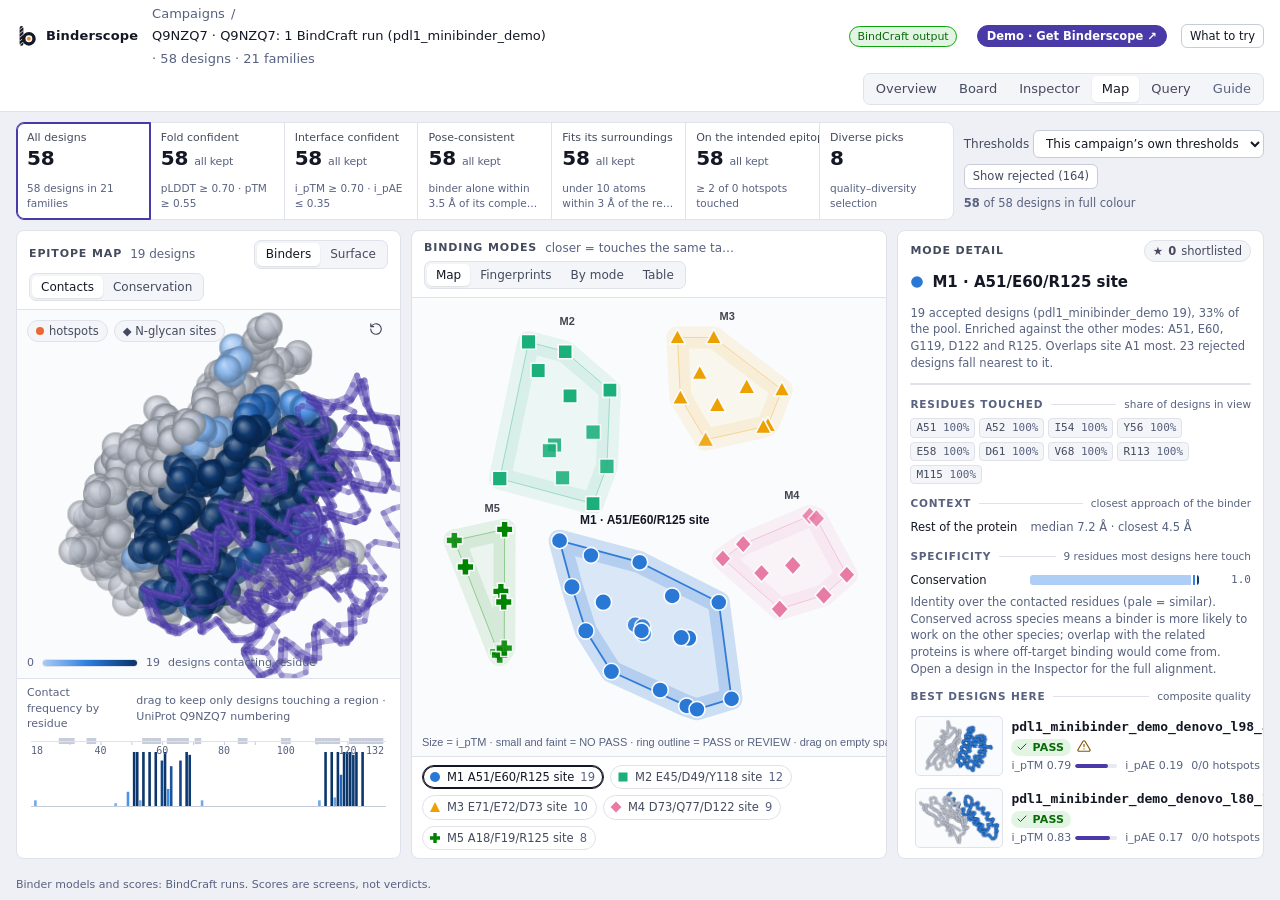
<file: map.html>
<!doctype html>
<html lang="en">
<head>
<meta charset="utf-8">
<meta name="viewport" content="width=device-width, initial-scale=1, viewport-fit=cover">
<title>Demo · Binder Campaign Map</title>
<script>if(location.hash=="#light")document.documentElement.setAttribute("data-theme","light");if(location.hash=="#dark")document.documentElement.setAttribute("data-theme","dark");</script>
<link rel="icon" type="image/svg+xml" href="assets/favicon.svg">
<link rel="stylesheet" href="assets/css/shared.css">
<style>
/* ---- Campaign Map ---- */
.app { min-height: 720px; }
.strip { flex: none; display: flex; align-items: stretch; gap: 10px; padding: 10px 16px; background: var(--bg); min-width: 0; }
.funnel { display: flex; align-items: stretch; gap: 0; flex: 1; min-width: 0; overflow-x: auto; }
.stage { flex: 1 1 0; min-width: 118px; text-align: left; background: var(--surface); border: 1px solid var(--line); padding: 7px 10px 8px; cursor: pointer; position: relative; border-radius: 0; display: flex; flex-direction: column; gap: 2px; }
.stage:first-child { border-radius: 8px 0 0 8px; } .stage:last-child { border-radius: 0 8px 8px 0; } .stage + .stage { margin-left: -1px; }
.stage:hover { background: var(--surface-2); }
.stage[aria-pressed="true"] { border-color: var(--accent); box-shadow: inset 0 0 0 1px var(--accent); z-index: 1; background: var(--surface); }
.stage .lbl { font-size: 11px; color: var(--ink-2); white-space: nowrap; overflow: hidden; text-overflow: ellipsis; }
.stage .n { font-size: 20px; font-weight: 600; line-height: 1.1; letter-spacing: -.01em; }
.stage .drop { font-size: 11px; color: var(--ink-3); font-weight: 400; margin-left: 6px; }
.stage .bar { height: 4px; border-radius: 2px; background: var(--surface-3); margin-top: 4px; overflow: hidden; }
.stage .bar i { display: block; height: 100%; background: var(--accent); border-radius: 2px; }
.stage .thr { font-size: 10.5px; color: var(--ink-3); overflow: hidden; display: -webkit-box; -webkit-box-orient: vertical; -webkit-line-clamp: 2; line-clamp: 2; overflow-wrap: anywhere; } /* the whole definition is in the stage's title */
.panel-h { flex-wrap: wrap; row-gap: 4px; } .panel-h .sub { flex: 1 1 5em; } /* the epitope header carries two segmented controls: they wrap under the title instead of leaving the panel */
.strip-r { display: flex; flex-direction: column; justify-content: center; gap: 6px; flex: none; font-size: 12px; color: var(--ink-2); }
.strip-r select { font-size: 12px; }
.grid { flex: 1; min-height: 0; display: grid; grid-template-columns: minmax(300px, 1.05fr) minmax(400px, 1.3fr) minmax(300px, 1fr); gap: 10px; padding: 0 16px 14px; }
.vbox { position: relative; flex: 1; min-height: 200px; background: var(--viewer-bg); border-top: 1px solid var(--line); }
.vbox canvas { position: absolute; inset: 0; }
.vbadge { position: absolute; left: 10px; top: 10px; display: flex; gap: 6px; flex-wrap: wrap; pointer-events: none; }
.vlegend { position: absolute; left: 10px; bottom: 8px; display: flex; align-items: center; gap: 8px; font-size: 11px; color: var(--ink-3); pointer-events: none; }
.ramp { width: 96px; height: 8px; border-radius: 4px; border: 1px solid var(--line); }
.vtools { position: absolute; right: 8px; top: 8px; display: flex; gap: 4px; }
.strip1d { flex: none; border-top: 1px solid var(--line); padding: 6px 10px 8px; position: relative; }
.strip1d canvas { width: 100%; height: 116px; cursor: crosshair; }
.strip1d .cap { display: flex; justify-content: space-between; align-items: center; font-size: 11px; color: var(--ink-3); margin-bottom: 2px; gap: 8px; }
.mapwrap { position: relative; flex: 1; min-height: 240px; background: var(--viewer-bg); border-top: 1px solid var(--line); }
.mapwrap canvas { position: absolute; inset: 0; }
.legend { flex: none; display: flex; flex-wrap: wrap; gap: 6px; padding: 8px 10px; border-top: 1px solid var(--line); }
.lg { display: inline-flex; align-items: center; gap: 6px; padding: 3px 8px 3px 6px; border: 1px solid var(--line); border-radius: 99px; background: var(--surface); cursor: pointer; font-size: 11.5px; color: var(--ink-2); white-space: nowrap; }
.lg:hover { border-color: var(--line-strong); color: var(--ink); }
.lg[aria-pressed="true"] { border-color: var(--ink); color: var(--ink); box-shadow: inset 0 0 0 1px var(--ink); }
.lg svg { width: 12px; height: 12px; }
.lg .c { color: var(--ink-3); font-variant-numeric: tabular-nums; }
.hover-card { position: fixed; z-index: 60; pointer-events: none; width: 232px; background: var(--surface); border: 1px solid var(--line-strong); border-radius: 10px; box-shadow: var(--shadow); padding: 8px; opacity: 0; transition: opacity .08s; }
.hover-card.on { opacity: 1; }
.hover-card canvas { width: 100%; height: 118px; background: var(--viewer-bg); border-radius: 6px; border: 1px solid var(--line); }
.hc-h { display: flex; align-items: center; gap: 6px; margin: 6px 0 4px; font-weight: 600; }
.hc-g { display: grid; grid-template-columns: repeat(3, 1fr); gap: 2px 8px; font-size: 11px; }
.hc-g span { color: var(--ink-3); display: block; font-size: 10px; letter-spacing: .04em; text-transform: uppercase; }
.hc-g b { font-weight: 600; font-variant-numeric: tabular-nums; }
.detail { padding: 0 12px 12px; display: flex; flex-direction: column; gap: 12px; overflow: auto; min-height: 0; flex: 1; }
.dh { display: flex; align-items: center; gap: 8px; padding-top: 2px; }
.dh h3 { margin: 0; font-size: 15px; font-weight: 600; }
.stats { display: grid; grid-template-columns: repeat(4, 1fr); gap: 1px; background: var(--line); border: 1px solid var(--line); border-radius: 8px; overflow: hidden; }
.stats > div { background: var(--surface); padding: 6px 8px; min-width: 0; }
.stats .k { font-size: 10px; letter-spacing: .05em; text-transform: uppercase; color: var(--ink-3); white-space: nowrap; }
.stats .v { font-size: 16px; font-weight: 600; font-variant-numeric: tabular-nums; }
.sect { font-size: 10.5px; letter-spacing: .08em; text-transform: uppercase; color: var(--ink-3); font-weight: 600; margin: 0 0 6px; display: flex; align-items: center; gap: 8px; }
.sect .grow { flex: 1; height: 1px; background: var(--line); }
.row { display: grid; grid-template-columns: 88px 1fr auto; gap: 8px; align-items: center; padding: 5px 4px; border-radius: 7px; cursor: pointer; border: 1px solid transparent; }
.row:hover, .row.on { background: var(--surface-2); border-color: var(--line); }
.row canvas { width: 88px; height: 60px; border-radius: 5px; background: var(--viewer-bg); border: 1px solid var(--line); }
.row .t1 { display: flex; align-items: center; gap: 6px; font-weight: 600; }
.row .t2 { font-size: 11px; color: var(--ink-3); display: flex; gap: 8px; flex-wrap: wrap; margin-top: 2px; }
.minibar { display: inline-flex; align-items: center; gap: 4px; }
.minibar i { display: inline-block; width: 42px; height: 4px; background: var(--surface-3); border-radius: 2px; position: relative; overflow: hidden; }
.minibar i b { position: absolute; left: 0; top: 0; bottom: 0; background: var(--accent); border-radius: 2px; }
.star { border: 0; background: transparent; cursor: pointer; color: var(--ink-3); padding: 4px; border-radius: 6px; }
.star:hover { color: var(--ink); background: var(--surface-3); }
.star[aria-pressed="true"] { color: var(--hotspot); }
.star[aria-pressed="true"] .ic { fill: currentColor; }
.picks { display: flex; flex-wrap: wrap; gap: 5px; }
.pk { display: inline-flex; align-items: center; gap: 5px; padding: 2px 7px 2px 5px; border: 1px solid var(--line); border-radius: 6px; font-size: 11.5px; background: var(--surface); cursor: pointer; font-family: var(--font-mono); }
.pk:hover { border-color: var(--line-strong); background: var(--surface-2); }
.ctl { display: grid; grid-template-columns: 82px 1fr 34px; gap: 8px; align-items: center; font-size: 12px; color: var(--ink-2); }
.ctl output { font-variant-numeric: tabular-nums; text-align: right; color: var(--ink); font-weight: 500; }
.covbar { display: flex; height: 10px; border-radius: 5px; overflow: hidden; gap: 2px; background: var(--surface-3); }
.covbar i { display: block; height: 100%; }
.consensus { display: flex; flex-wrap: wrap; gap: 4px; }
.pbrow { display: grid; grid-template-columns: 112px 1fr 44px; gap: 8px; align-items: center; font-size: 11.5px; padding: 2px 0; }
.pbrow .b { position: relative; height: 8px; background: var(--surface-2); border-radius: 2px; } .pbrow .b i { position: absolute; top: 0; bottom: 0; left: 0; background: var(--m1); border-radius: 2px; } .pbrow .b i.s { background: color-mix(in srgb, var(--m1) 38%, transparent); border-radius: 0 2px 2px 0; }
.pbrow output { text-align: right; color: var(--ink-3); font-family: var(--font-mono); font-size: 11px; }
.stk { display: flex; height: 10px; gap: 2px; border-radius: 3px; overflow: hidden; } .stk i { display: block; min-width: 2px; }
.cres { font-family: var(--font-mono); font-size: 11px; padding: 1px 5px; border-radius: 4px; border: 1px solid var(--line); background: var(--surface-2); color: var(--ink-2); }
.cres.hot { border-color: var(--hotspot); color: var(--hotspot-ink); }
.note { font-size: 11.5px; color: var(--ink-3); line-height: 1.45; }
.tblw { position: absolute; inset: 0; overflow: auto; }
.tblw table tr { cursor: pointer; }
.tblw tr.on td { background: var(--accent-soft); }
.chipx { display: inline-flex; align-items: center; gap: 4px; padding: 2px 4px 2px 8px; border-radius: 99px; background: var(--accent-soft); border: 1px solid var(--accent); color: var(--ink); font-size: 11.5px; }
.chipx button { border: 0; background: transparent; cursor: pointer; color: var(--ink-2); display: inline-flex; padding: 1px; border-radius: 50%; }
.chipx button:hover { background: var(--surface-3); }
@media (max-width: 1100px) {
  .app { height: auto; } html, body { height: auto; }
  .grid { grid-template-columns: 1fr; } .panel { min-height: 420px; }
  .strip { flex-direction: column; } .strip-r { flex-direction: row; flex-wrap: wrap; align-items: center; }
  .hdr { flex-wrap: wrap; height: auto; padding-block: 8px; } .views { order: 5; }
}

.credit { flex: none; padding: 4px 16px 8px; font-size: 11px; color: var(--ink-3); } .credit a { color: var(--ink-2); }
.tag-real { font-size: 11px; color: var(--good-ink); border: 1px solid var(--good); background: var(--good-soft); padding: 2px 7px; border-radius: 99px; white-space: nowrap; }
.btn[aria-pressed="true"] { background: var(--accent-soft); border-color: var(--accent); }
.lab { font-size: 12px; font-weight: 700; } .lab.y { color: var(--good-ink); } .lab.n { color: var(--bad-ink); }
.vbadge { right: 52px; } .vbadge .chip { white-space: normal; }
@media (max-width: 720px) { .tag-real { display: none; } }

/* per-run features and links (exported projects) */
a.mono, a.idlink { color: inherit; text-decoration: none; } a.mono:hover, a.idlink:hover { text-decoration: underline; }
.pkx { margin-left: 3px; color: var(--ink-3); text-decoration: none; } .pkx:hover { color: var(--ink); }
.chip.rm { background: repeating-linear-gradient(135deg, var(--surface-2) 0 4px, var(--line) 4px 5px); } /* opaque: the 3D view must not show through the label */
.strip-r .btn { align-self: flex-start; }
.row .t1 { flex-wrap: wrap; row-gap: 2px; }
@media (max-width: 720px) { .vbox { min-height: 300px; } }
</style>
<meta name="description" content="A live Binderscope review of one BindCraft 2 run: backbone families, 3D design inspection, binding-mode maps and a rule-based structure query. Runs in the browser, nothing to install.">
<meta property="og:title" content="Binderscope demo: reviewing BindCraft binder designs">
<meta property="og:description" content="A live Binderscope review of one BindCraft 2 run: backbone families, 3D design inspection, binding-mode maps and a rule-based structure query. Runs in the browser, nothing to install.">
<meta property="og:type" content="website">
<meta name="robots" content="index,follow">
<style id="bs-demo-css">
.bs-demo{position:fixed;left:12px;bottom:12px;z-index:9999;display:flex;align-items:center;gap:8px;max-width:min(560px,calc(100vw - 24px));
  padding:7px 10px 7px 12px;border-radius:10px;background:var(--surface,#fff);color:var(--ink-2,#444b5e);border:1px solid var(--line-strong,#c7ccda);
  box-shadow:0 6px 24px rgba(0,0,0,.18);font:12px/1.35 var(--font-ui,system-ui,sans-serif)}
.bs-demo b{color:var(--ink,#141824);font-weight:600}
.bs-demo a{color:var(--accent,#4a3aa7);font-weight:600;text-decoration:none;white-space:nowrap}
.bs-demo a:hover{text-decoration:underline}
.bs-demo button{flex:none;border:0;background:none;color:var(--ink-3,#586280);font-size:15px;line-height:1;cursor:pointer;padding:0 2px}
.bs-demo[hidden]{display:none}
.bs-demo-chip{display:inline-flex;align-items:center;gap:4px;padding:2px 9px;border-radius:99px;font-size:11.5px;font-weight:600;white-space:nowrap;
  text-decoration:none;color:var(--accent-ink,#fff);background:var(--accent,#4a3aa7);border:1px solid var(--accent,#4a3aa7);margin-left:6px}
.bs-demo-chip:hover{filter:brightness(1.12)}
@media print{.bs-demo,.bs-demo-chip{display:none}}
</style>
</head>
<body data-page="map">

<svg width="0" height="0" style="position:absolute" aria-hidden="true"><defs>
<symbol id="i-check" viewBox="0 0 24 24"><path d="M20 6 9 17l-5-5"/></symbol>
<symbol id="i-x" viewBox="0 0 24 24"><path d="M18 6 6 18M6 6l12 12"/></symbol>
<symbol id="i-alert" viewBox="0 0 24 24"><path d="M10.3 3.9 1.8 18a2 2 0 0 0 1.7 3h17a2 2 0 0 0 1.7-3L13.7 3.9a2 2 0 0 0-3.4 0zM12 9v4M12 17h.01"/></symbol>
<symbol id="i-star" viewBox="0 0 24 24"><path d="m12 2 3.1 6.3 6.9 1-5 4.9 1.2 6.8L12 17.8 5.8 21l1.2-6.8-5-4.9 6.9-1z"/></symbol>
<symbol id="i-copy" viewBox="0 0 24 24"><rect x="9" y="9" width="11" height="11" rx="2"/><path d="M5 15V6a2 2 0 0 1 2-2h9"/></symbol>
<symbol id="i-pose" viewBox="0 0 24 24"><path d="M4 12a8 8 0 0 1 14-5.3M20 12a8 8 0 0 1-14 5.3"/><path d="M18 3v4h-4M6 21v-4h4"/></symbol>
<symbol id="i-layers" viewBox="0 0 24 24"><path d="m12 3 9 5-9 5-9-5zM3 13l9 5 9-5"/></symbol>
<symbol id="i-reset" viewBox="0 0 24 24"><path d="M3 12a9 9 0 1 0 3-6.7L3 8M3 3v5h5"/></symbol>
<symbol id="i-chev" viewBox="0 0 24 24"><path d="m9 6 6 6-6 6"/></symbol>
</defs></svg>

<div class="app">
  <header class="hdr">
    <a class="brand" href="index.html" title="Project overview"><svg class="mark" aria-hidden="true" focusable="false" xmlns="http://www.w3.org/2000/svg" viewBox="0 0 64 64" fill="none">
  <!-- A lowercase b: a helix for the stem, a bowl holding the hotspot. The same
       drawing as the launcher's mark. The stripes are cut with a mask rather
       than painted in the background colour, so they show whatever is behind;
       the stem and the bowl follow currentColor, which is what lets the header
       colour them and favicon_svg() substitute a literal for a tab strip. -->
  <defs>
    <mask id="bs-mark-stem">
      <rect width="64" height="64" fill="#fff"/>
      <path d="M9 57C12.5 57 16.5 50 20 50M9 46C12.5 46 16.5 39 20 39M9 35C12.5 35 16.5 28 20 28M9 24C12.5 24 16.5 17 20 17M9 13C12.5 13 16.5 6 20 6" fill="none" stroke="#000" stroke-width="2.6"/>
    </mask>
  </defs>
  <g transform="translate(1.5 0)">
    <rect x="9" y="3" width="11" height="57" rx="5.5" fill="currentColor" mask="url(#bs-mark-stem)"/>
    <circle cx="36" cy="40" r="15" fill="none" stroke="currentColor" stroke-width="10"/>
    <circle cx="36" cy="40" r="5.5" fill="#f08a24"/>
  </g>
</svg><span class="bname">Binderscope</span><span class="bproj" title="Q9NZQ7">Q9NZQ7</span></a>
    <div class="crumbs"><span>Campaigns</span><span>/</span><b id="crumbT"></b><span class="muted" id="crumbS"></span></div>
    <div class="grow"></div>
    <span class="tag-run" id="tagMock" title="Designs and scores come from BindCraft runs. Where orthologs or paralogs were given, they are UniProt sequences aligned to the target construct and conservation grades are computed from the orthologs only.">BindCraft output</span><a class="bs-demo-chip" href="https://github.com/schnickn/binderscope" target="_blank" rel="noopener" title="This is a demo with sample data. Binderscope is free to install and reviews your own runs.">Demo &middot; Get Binderscope &#8599;</a>
    <div class="runslot" id="bsRunSlot" hidden></div>
    <nav class="views" aria-label="Views"><a href="index.html" data-nav="index">Overview</a><a href="board.html" data-nav="board">Board</a><a href="inspector.html" data-nav="inspector">Inspector</a><a href="map.html" data-nav="map" aria-current="page">Map</a><a href="query.html" data-nav="query">Query</a><a class="extra" href="guide.html" data-nav="guide">Guide</a></nav>
  </header>

  <section class="strip" aria-label="Filter funnel">
    <div class="funnel" id="funnel" role="group"></div>
    <div class="strip-r">
      <label>Thresholds <select id="preset"></select></label>
      <div class="note" id="stripNote"></div>
    </div>
  </section>

  <main class="grid">
    <!-- Epitope map -->
    <section class="panel" aria-labelledby="h-epi">
      <div class="panel-h"><h2 id="h-epi">Epitope map</h2><span class="sub" id="epiSub"></span><span class="grow"></span>
        <div class="seg" id="epiSeg" role="group" aria-label="Binders shown"><button data-v="ens" aria-pressed="true" title="Overlay the top designs of the selected mode">Binders</button><button data-v="none" aria-pressed="false">Surface</button></div><div class="seg" id="colSeg" role="group" aria-label="Colour the target by"><button data-v="freq" aria-pressed="true" title="How many designs contact each residue">Contacts</button><button data-v="cons" aria-pressed="false">Conservation</button></div></div>
      <div class="vbox" id="vbox"><canvas id="cv3d" aria-label="3D view of the target coloured by how many designs contact each residue"></canvas>
        <div class="vbadge" id="vbadge"></div>
        <div class="vtools"><button class="btn sm ghost" id="btnReset" title="Reset view"><svg class="ic"><use href="#i-reset"/></svg></button></div>
        <div class="vlegend"><span id="rampMin">0</span><canvas class="ramp" id="ramp" width="96" height="8" style="position:static"></canvas><span id="rampMax">max</span><span id="rampCap">designs contacting residue</span></div>
      </div>
      <div class="strip1d"><div class="cap"><span>Contact frequency by residue</span><span id="rangeCap">drag to filter designs by region</span></div><canvas id="cvStrip" aria-label="Bar chart of designs contacting each target residue"></canvas></div>
    </section>

    <!-- Binding modes -->
    <section class="panel" aria-labelledby="h-map">
      <div class="panel-h"><h2 id="h-map">Binding modes</h2><span class="sub" id="mapSub">closer = touches the same target residues</span><span class="grow"></span>
        <div class="seg" id="viewSeg" role="group" aria-label="View"><button data-v="map" aria-pressed="true">Map</button><button data-v="fp" aria-pressed="false">Fingerprints</button><button data-v="tbl" aria-pressed="false">Table</button></div></div>
      <div class="mapwrap" id="mapwrap"><canvas id="cvMap" aria-label="Scatter of designs by binding mode"></canvas><div class="tblw" id="tblw" hidden></div></div>
      <div class="legend" id="legend"></div>
    </section>

    <!-- Mode detail -->
    <section class="panel" aria-labelledby="h-det">
      <div class="panel-h"><h2 id="h-det">Mode detail</h2><span class="sub" id="detSub"></span><span class="grow"></span><span class="chip" id="shortChip" title="Starred designs">★ <b id="shortN">0</b> shortlisted</span></div>
      <div class="detail" id="detail"></div>
    </section>
  </main>
</div>
<div class="hover-card" id="hcard"><canvas id="hcCv"></canvas><div class="hc-h" id="hcH"></div><div class="hc-g" id="hcG"></div></div>

<script src="assets/js/mini3d.js"></script>
<script src="assets/js/bs.js"></script>
<script src="assets/js/common.js"></script>
<script src="data/campaign.js"></script>
<script src="data/homolog.js"></script>
<script src="data/manifest.js"></script>
<script>
const RAW = BS.data('campaign');
const HOM = BS.data('homolog');
(function () {
'use strict';
const C = Common.load(RAW), T = C.T, M3 = Mini3D, tip = C.tip(), SP = C.Spec(HOM), RUN = RAW.run || {};
const CAP = (f) => PF.cap(f), esc = BS.esc;
/* The runs of the project (campaign.runs[]) each carry their own hotspots and target construct. A bundle without runs[] (the mockup data) is one run
   and every per-run feature below stays off, so those pages read exactly as before. */
const RUNS = Array.isArray(RAW.runs) ? RAW.runs : [], PER_RUN = RUNS.length > 0, MULTI = RUNS.length > 1;
const HBR = PER_RUN && T.hotspots_by_run ? T.hotspots_by_run : null;
const ALL = C.designs, ACC = ALL.filter((d) => d.status !== 'rejected'), REJ = ALL.filter((d) => d.status === 'rejected');
SP.attach(ALL);
let D = ACC, DR = [];   // the designs in view (accepted, in the selected runs) and the rejected ones drawn on the map when asked for
const runTag = (id) => (/^run/i.test(id) ? 'r' + String(id).slice(3) : String(id));
const sid = (d) => {
  const m = d.id.match(/_s(\d+)_mpnn(\d+)$/); if (!m) return esc(d.id);
  return PER_RUN ? (MULTI ? esc(runTag(d.run)) + ' · ' : '') + 's' + m[1] + ' · m' + m[2] : 'seed ' + m[1] + ' · m' + m[2];
};
const idLink = (d, txt, cls, notitle) => '<a class="' + (cls || 'mono') + '" href="' + BS.link.design(d.id) + '"' + (notitle ? '' : ' title="' + esc(d.id) + '"') + '>' + txt + '</a>';
const num = (v, n) => (C.has(v) ? v.toFixed(n === undefined ? 2 : n) : '–');
const numU = (v, n, u) => (C.has(v) ? v.toFixed(n) + u : '–');
const tok = (o) => { const r = {}; Object.keys(o).forEach((k) => { const v = o[k]; if (v !== undefined && v !== null && !(typeof v === 'number' && !Number.isFinite(v))) r[k] = v; }); return r; };

C.tips(BS.tipsFor('map', ['Click a binding mode in the legend or on the map. The epitope map, residue strip and detail panel all follow it.', 'Drag across the <b>residue strip</b> under the 3D view to keep only designs that touch that region.', 'Drag a box over empty space on the map to select a custom group.', 'Switch to <b>Fingerprints</b>: one row per design, one column per target residue. Binding modes show up as stripes.']
  .concat(PER_RUN ? ['Switch to <b>By mode</b> for a heat map of contact frequency: one row per binding mode, one column per target residue. Hatched columns are not in the target of every run; orange marks are the hotspots of each run.'] : [])
  .concat(PER_RUN ? ['Keyboard: <b>1</b> to <b>9</b> pick a binding mode, <b>←</b> and <b>→</b> step through them, <b>M</b> <b>F</b> <b>B</b> <b>T</b> switch the view (map, fingerprints, by mode, table), <b>R</b> shows or hides rejected designs, <b>Esc</b> clears a selection.'] : [])
  .concat(['In the picks panel, set <b>Diversity</b> to 0 and then to 1 and compare what is picked.', 'Change <b>Thresholds</b> at the top right and watch the funnel recount.'])
  .concat(MULTI ? ['Use <b>Runs</b> in the header to look at one run: hotspots, removed regions and counts follow it. The pooled view is descriptive only, the runs differ in hotspots and target.'] : [])
  .concat(CAP('outcomes') ? ['Press <b>Show lab results</b> to ring the designs that bound on the map and to see how each mode did in the lab.'] : [])
  .concat(['Switch the epitope map to <b>Conservation</b> to colour the target by how conserved each residue is across species, then read the <b>Specificity</b> block in the mode detail.'])));
const $ = (s, r) => (r || document).querySelector(s), $$ = (s, r) => Array.from((r || document).querySelectorAll(s));
const MODES = C.MODES; let MV = MODES;   // MV: the modes that have designs in view
const MNAME = {}; MODES.forEach((m) => (MNAME[m] = RAW.modes[m].name));
const modeNote = (m) => (RAW.modes[m] && RAW.modes[m].note) || PF.get('modes.notes.' + m, '');
const icon = (id, cls) => '<svg class="ic ' + (cls || '') + '"><use href="#' + id + '"/></svg>';
const shapeSvg = (m, size) => '<svg viewBox="0 0 12 12" width="' + (size || 12) + '" height="' + (size || 12) + '" style="color:' + C.modeCss(m) + '" fill="currentColor">' + C.SHAPE_SVG[C.MODE_SHAPE[m]] + '</svg>';
const SM = { t: M3.smooth(T.caF, 2), b(d) { return d._sm || (d._sm = M3.smooth(d.caF, 2)); } };
const HEAD = CAP('ipsae') ? { key: 'ipsae', label: 'ipSAE' } : { key: 'iptm_b', label: 'i_pTM' };   // the confidence score the page leads with
const headVal = (d) => { const v = d.m[HEAD.key]; return C.has(v) ? v : C.has(d.m.iptm) ? d.m.iptm : NaN; };
const sizeVal = (d) => { const v = PF.get('view.map_size_metric', 'ipsae') === 'iptm' ? (C.has(d.m.iptm_b) ? d.m.iptm_b : d.m.iptm) : d.m.ipsae; return C.has(v) ? v : (C.has(headVal(d)) ? headVal(d) : 0.5); };
const epiOk = (d) => d.hot.length >= Math.min(C.PRESET.hotspots, C.hotOf(d));
const wrongSite = (d) => PER_RUN && C.hotOf(d) > 0 && d.hot.length === 0;   // touches none of the hotspots of its own run

/* ---------------- state ---------------- */
let picks = new Set(), pickList = [];
const famCounts = () => { const c = {}; D.forEach((d) => (c[d.bb] = (c[d.bb] || 0) + 1)); return c; };
const hotOfText = () => { const s = Array.from(new Set(D.map((d) => C.hotOf(d)))).sort((a, b) => a - b); return !s.length ? String(T.hotspots.length) : s.length > 1 ? s[0] + '–' + s[s.length - 1] : String(s[0]); };
const crumbTokens = () => { const fc = famCounts(); return tok({ run_name: RUN.name, run_source: RUN.source, n_runs: RUNS.length || 1, n_designs: D.length, n_families: Object.keys(fc).length, n_sample: RUN.n_sample, n_total: RUN.n_total, max_seq: Math.max(0, ...Object.values(fc)) }); };
const okBase = (d) => d.checks.fold === 'pass' && d.checks.interface === 'pass' && d.checks.consistency === 'pass';
const hasPose = CAP('complex_rmsd') || CAP('binder_rmsd'), hasCtx = C.hasContext();
const STAGES = [
  { key: 'all', label: PF.t('map.stage.all.label', null, 'All designs'), thr: () => PF.t('map.stage.all.thr', crumbTokens(), '{n_designs} designs in {n_families} families'), test: () => true },
  { key: 'fold', label: 'Fold confident', thr: (P) => 'pLDDT ≥ ' + P.plddt.toFixed(2) + ' · pTM ≥ ' + P.ptm.toFixed(2), test: (d) => d.checks.fold === 'pass' },
  { key: 'iface', label: 'Interface confident', thr: (P) => PF.t('map.stage.iface.thr', tok({ ipsae: C.has(P.ipsae) ? P.ipsae.toFixed(2) : undefined, min_ipae: P.min_ipae, iptm_b: C.has(P.iptm_b) ? P.iptm_b.toFixed(2) : undefined, ipae_norm: C.has(P.ipae_norm) ? P.ipae_norm.toFixed(2) : undefined }),
      CAP('ipsae') ? 'ipSAE ≥ {ipsae}' + (CAP('min_ipae') ? ' · iPAE ≤ {min_ipae} Å' : '') : 'i_pTM ≥ {iptm_b} · i_pAE ≤ {ipae_norm}'), test: (d) => d.checks.fold === 'pass' && d.checks.interface === 'pass' },
  hasPose && { key: 'pose', label: PF.t('map.stage.pose.label', null, 'Pose-consistent'), thr: (P) => PF.t('map.stage.pose.thr', tok({ complex_rmsd: P.complex_rmsd, binder_rmsd: P.binder_rmsd }), CAP('complex_rmsd') ? 'complex RMSD ≤ {complex_rmsd} Å' : 'binder alone within {binder_rmsd} Å of its complex shape'), test: okBase },
  hasCtx && { key: 'ctx', label: PF.t('map.stage.ctx.label', null, 'Fits its surroundings'), thr: () => PF.t('map.stage.ctx.thr', { n3: C.S.partner.fail_n3 }, 'under {n3} atoms within 3 Å of the rest of the assembly'), test: (d) => okBase(d) && d.checks.context !== 'fail' },
  { key: 'epi', label: PF.t('map.stage.epi.label', null, 'On the intended epitope'), thr: (P) => PF.t('map.stage.epi.thr', { hotspots: P.hotspots, hot_of: hotOfText() }, '≥ {hotspots} of {hot_of} hotspots touched'), test: (d) => okBase(d) && (!hasCtx || d.checks.context !== 'fail') && epiOk(d) },
  { key: 'picks', label: 'Diverse picks', thr: () => 'quality–diversity selection', test: (d) => picks.has(d) },
].filter(Boolean);
const PI = STAGES.length - 1, EPI = STAGES.findIndex((s) => s.key === 'epi'), POSE = Math.max(STAGES.findIndex((s) => s.key === 'ctx'), STAGES.findIndex((s) => s.key === 'pose'), STAGES.findIndex((s) => s.key === 'iface'));
const st = { reveal: false, col: 'freq', stage: 0, mode: null, range: null, focus: null, hover: null, brush: null, view: 'map', shortlist: new Set(), k: 8, alpha: 0.5, pool: 'epi', epi: 'ens', preset: C.PRESET_DEFAULT(), rej: false };
function computePicks() {
  const pool = D.filter((d) => (st.pool === 'epi' ? STAGES[EPI].test(d) : STAGES[POSE].test(d)));
  pickList = C.select(pool, Math.min(st.k, pool.length), st.alpha); picks = new Set(pickList);
}
const inRange = (d) => !st.range || d.tc.some((r) => r >= st.range[0] && r <= st.range[1]);
const isLive = (d) => STAGES[st.stage].test(d) && inRange(d);
const inScope = (d) => isLive(d) && (st.brush ? st.brush.has(d.id) : !st.mode || d.mode === st.mode);
const median = (a) => { if (!a.length) return NaN; const s = a.slice().sort((x, y) => x - y); return s[s.length >> 1]; };

/* ---------------- runs in view: hotspots and removed regions of the selected runs ---------------- */
let selIds = RUNS.map((r) => r.id), hotShown = T.hotspots.slice(), hotTag = {}, hotSetSel = T.hotSet, remSt = new Uint8Array(T.n), remBy = [];
const removedOf = (id) => { const r = RUNS.find((x) => x.id === id); return (r && r.target && r.target.removed) || []; };
const inRanges = (rs, x) => rs.some((a) => x >= a[0] && x <= a[1]);
function refreshRuns() {
  const sel = BS.runFilter.selected(); selIds = sel || RUNS.map((r) => r.id);
  hotTag = {};
  if (HBR) { const has = (id, r) => (HBR[id] || []).indexOf(r) >= 0; hotShown = T.hotspots.filter((r) => selIds.some((id) => has(id, r))); hotShown.forEach((r) => { const w = selIds.filter((id) => has(id, r)); hotTag[r] = w.length < selIds.length ? w : null; }); }
  else hotShown = T.hotspots.slice();
  hotSetSel = new Set(hotShown);
  remSt = new Uint8Array(T.n); remBy = [];
  for (let i = 0; i < T.n; i++) { const w = PER_RUN ? selIds.filter((id) => inRanges(removedOf(id), T.resi[i])) : []; remBy.push(w); remSt[i] = !w.length ? 0 : w.length === selIds.length ? 2 : 1; }
}
const hotLabel = (r) => T.resn[T.idx[r]] + r;
const isHot = (r) => hotSetSel.has(r);
function setPool() {
  const sel = BS.runFilter.selected(), inSel = (d) => !sel || sel.indexOf(d.run) >= 0;
  D = ACC.filter(inSel); DR = st.rej ? REJ.filter(inSel) : [];
  MV = MODES.filter((m) => D.some((d) => d.mode === m));
  if (st.mode && MV.indexOf(st.mode) < 0) st.mode = MV[0] || null;
  if (st.brush) { const ids = new Set(D.concat(DR).map((d) => d.id)); st.brush = new Set(Array.from(st.brush).filter((i) => ids.has(i))); if (!st.brush.size) st.brush = null; }
  if (st.focus && !D.concat(DR).some((d) => d.id === st.focus)) st.focus = null;
}

/* ---------------- lab outcomes (only with caps.outcomes) ---------------- */
const fmtKd = (kd) => (kd == null ? '' : kd < 1e-9 ? (kd * 1e12).toFixed(0) + ' pM' : kd < 1e-6 ? (kd * 1e9).toFixed(kd < 1e-8 ? 1 : 0) + ' nM' : (kd * 1e6).toFixed(1) + ' µM');
const labPillM = (d) => '<span class="lab ' + (d.outcome.binds ? 'y' : 'n') + '" title="' + (d.outcome.binds ? 'binds in the lab' + (d.outcome.kd != null ? ', KD ' + fmtKd(d.outcome.kd) : '') : 'no binding detected') + '">' + (d.outcome.binds ? '✓' : '✕') + '</span>';
const wOf = (d) => (CAP('weights') ? d.wt || 1 : 1);
function labModes(sel) {
  const rows = MODES.map((mm) => { const g = D.filter((d) => d.mode === mm), w = g.reduce((a, d) => a + wOf(d), 0), wb = g.reduce((a, d) => a + (d.outcome.binds ? wOf(d) : 0), 0); return { m: mm, n: g.length, b: g.filter((d) => d.outcome.binds).length, rate: w ? wb / w : 0 }; }), mx = Math.max(0.05, ...rows.map((r) => r.rate));
  return '<div><div class="sect">What the lab found<span class="grow"></span><span class="muted" style="text-transform:none;letter-spacing:0;font-weight:400">share that bound' + (CAP('weights') ? ', weighted to the full dataset' : '') + '</span></div>' + rows.map((r) => '<div class="pbrow" style="grid-template-columns:150px 1fr 92px;' + (r.m === sel ? 'font-weight:600' : '') + '" title="' + r.b + ' of ' + r.n + ' designs in the sample bound"><span style="overflow:hidden;text-overflow:ellipsis;white-space:nowrap">' + shapeSvg(r.m, 10) + ' ' + r.m + ' ' + esc(MNAME[r.m]) + '</span><span class="b"><i style="width:' + Math.min(100, (100 * r.rate) / mx) + '%;background:' + C.modeCss(r.m) + '"></i></span><output>' + (100 * r.rate).toFixed(0) + '% · ' + r.b + '/' + r.n + '</output></div>').join('') + (CAP('weights') ? '<div class="note" style="margin-top:4px">The sample keeps every binder but only some of the other designs, so the weighted share is the one to compare with the full dataset. Counts are from the sample.</div>' : '') + '</div>';
}
function initPage() {
  const app0 = $('.app'), cr = PF.get('credit.html', null); if (app0 && cr) { const f0 = document.createElement('div'); f0.className = 'credit'; f0.innerHTML = cr; app0.appendChild(f0); }
  const cb = $('#colSeg button[data-v="cons"]'); if (cb) cb.title = PF.t('map.cons.title', null, 'Conservation across ' + PF.get('specificity.panel_noun', 'orthologs') + ' (ConSurf-style grade)');
  const pre = $('#preset'); pre.innerHTML = Object.keys(C.PRESETS).map((k) => '<option value="' + esc(k) + '">' + esc(C.PRESETS[k].name) + '</option>').join(''); pre.value = C.PRESET_DEFAULT();
  const hdr = $('.hdr'), views = hdr.querySelector('.views'), tg = $('#tagMock');
  if (CAP('outcomes')) {
    const b = document.createElement('button'); b.className = 'btn sm'; b.id = 'btnReveal'; b.setAttribute('aria-pressed', 'false'); b.textContent = 'Show lab results'; hdr.insertBefore(b, tg || views);
    b.onclick = () => { st.reveal = !st.reveal; b.setAttribute('aria-pressed', String(st.reveal)); b.textContent = st.reveal ? 'Hide lab results' : 'Show lab results'; update(true); };
  }
  if (PER_RUN) { const sg = $('#viewSeg'), tb = $('#viewSeg button[data-v="tbl"]'), hb = document.createElement('button'); hb.dataset.v = 'hm'; hb.setAttribute('aria-pressed', 'false'); hb.title = 'Share of the designs of each binding mode that contact each target residue'; hb.textContent = 'By mode'; sg.insertBefore(hb, tb); }
  if (CAP('rejected') && REJ.length) {
    const sr = $('.strip-r'), b = document.createElement('button'); b.className = 'btn sm'; b.id = 'btnRej'; b.setAttribute('aria-pressed', 'false'); b.title = 'Draw the designs BindCraft rejected as hollow marks on the map. They never count in the funnel or in the picks.'; sr.insertBefore(b, $('#stripNote'));
    b.onclick = () => { st.rej = !st.rej; setPool(); update(true); };
  }
}
function drawCrumbs() {
  const t = $('#crumbT'), s = $('#crumbS'), k = crumbTokens();
  if (t) t.textContent = PF.t('crumb.map.title', k, '{@target.short} · {run_name}');
  if (s) s.textContent = PF.t('crumb.map.sub', k, '· {n_designs} designs · {n_families} families');
}
function syncRej() {
  const b = $('#btnRej'); if (!b) return; const sel = BS.runFilter.selected(), n = REJ.filter((d) => !sel || sel.indexOf(d.run) >= 0).length;
  b.setAttribute('aria-pressed', String(st.rej)); b.disabled = !n; b.textContent = (st.rej ? 'Hide rejected' : 'Show rejected') + ' (' + n + ')';
}

/* ---------------- funnel ---------------- */
function drawFunnel() {
  const el = $('#funnel'); el.innerHTML = ''; let prev = D.length; const nD = Math.max(1, D.length);
  STAGES.forEach((s, i) => {
    const n = D.filter(s.test).length; const b = document.createElement('button');
    b.className = 'stage'; b.setAttribute('aria-pressed', String(st.stage === i));
    const thr = s.thr(C.PRESET); if (PF.get('kind') === 'run') b.title = s.label + ': ' + String(thr).replace(/<[^>]*>/g, '');
    b.innerHTML = '<span class="lbl">' + s.label + '</span><span class="n">' + n + (i > 0 && i < PI ? '<span class="drop"' + (PF.get('kind') === 'run' ? ' title="designs this gate removes compared with the stage before"' : '') + '>' + (prev - n || PF.get('kind') !== 'run' ? '−' + (prev - n) : 'all kept') + '</span>' : '') + '</span><span class="bar"><i style="width:' + (100 * n / nD).toFixed(1) + '%"></i></span><span class="thr">' + thr + '</span>';
    b.onclick = () => { st.stage = i; update(); };
    el.appendChild(b); if (i < PI) prev = n;
  });
  const live = D.filter(isLive).length;
  let note = '<b>' + live + '</b> of ' + BS.plural(D.length, 'design') + ' in full colour' + (st.range ? ' · touching residues ' + st.range[0] + '–' + st.range[1] : '');
  if (MULTI) {   // the counts of every run in view stay visible, and a pooled view says that it is only descriptive
    note += '<br>' + selIds.map((id) => esc(id) + ' ' + D.filter((d) => d.run === id && isLive(d)).length + '/' + D.filter((d) => d.run === id).length).join(' · ');
    if (!BS.runFilter.selected()) note += '<br>Pooled view: the runs differ in hotspots and target, so it is descriptive only.';
  }
  $('#stripNote').innerHTML = note;
}

/* ---------------- epitope viewer ---------------- */
const V = new M3.Viewer($('#cv3d'), { bg: () => C.css('--viewer-bg') });
const vis = new Uint8Array(T.atomsF.sasa.length); for (let i = 0; i < vis.length; i++) vis[i] = T.atomsF.sasa[i] > 0.3 ? 1 : 0;
V.setAtoms({ xyz: T.atomsF.xyz, res: T.atomsF.res, radius: 1.95, visible: vis });
function faceOn(n, tiltDeg) {
  const z = n; let cx = 0, cy = 0, cz = 0; const N = T.n;
  for (let i = 0; i < N; i++) { cx += T.caF[i * 3]; cy += T.caF[i * 3 + 1]; cz += T.caF[i * 3 + 2]; } cx /= N; cy /= N; cz /= N;
  const P = []; for (let i = 0; i < N; i++) { const x = T.caF[i * 3] - cx, y = T.caF[i * 3 + 1] - cy, w = T.caF[i * 3 + 2] - cz; const d = x * z[0] + y * z[1] + w * z[2]; P.push([x - d * z[0], y - d * z[1], w - d * z[2]]); }
  let v = [1, 0.3, 0.2]; for (let it = 0; it < 30; it++) { const o = [0, 0, 0]; for (const p of P) { const d = p[0] * v[0] + p[1] * v[1] + p[2] * v[2]; o[0] += p[0] * d; o[1] += p[1] * d; o[2] += p[2] * d; } const l = Math.hypot(o[0], o[1], o[2]) || 1; v = [o[0] / l, o[1] / l, o[2] / l]; }
  const y = v, x = [y[1] * z[2] - y[2] * z[1], y[2] * z[0] - y[0] * z[2], y[0] * z[1] - y[1] * z[0]];
  let R = [x[0], x[1], x[2], y[0], y[1], y[2], z[0], z[1], z[2]];
  const a = (tiltDeg * Math.PI) / 180, c = Math.cos(a), s = Math.sin(a); const Ry = [c, 0, s, 0, 1, 0, -s, 0, c];
  return M3.orthonormalize(M3.mmul(Ry, R));
}
V.fitTo(T.caF, 0.9);
V.R = faceOn(T.sites.A1.normal, 28); V.R0 = V.R.slice(); V.render();
const halo = () => (C.isDark() ? 'rgba(13,16,22,.85)' : 'rgba(255,255,255,.9)');
const hotMarkers = () => hotShown.map((r) => { const i = T.idx[r], tg = hotTag[r]; return { p: Array.from(T.caF.subarray(i * 3, i * 3 + 3)), label: T.resn[i] + r + (tg ? ' ·' + tg.map(runTag).join('/') : ''), r: 6, color: M3.hex2rgb(C.css('--hotspot')), halo: halo(), text: C.isDark() ? '#f59a6c' : '#b8430f', id: 'hot' + r }; });
const glyMarkers = () => T.glycan.map((r) => ({ p: T.glycan_xyz[r], label: 'N' + r, r: 4.5, shape: 'diamond', color: M3.hex2rgb(C.css('--ink-2')), halo: halo(), text: C.css('--ink-2'), id: 'gly' + r }));
let freq = new Float32Array(T.n), fmax = 1;
function colorViewer() {
  const base = M3.hex2rgb(C.css('--target')), gone = M3.mix(base, M3.hex2rgb(C.css('--viewer-bg')), 0.72);   // residues that no run in view has in its target fade out
  if (st.col === 'cons') V.setColors((i) => { const r = T.atomsF.res[i]; if (remSt[r] === 2) return gone; const gr = SP.grade(T.resi[r]); return gr === null ? base : C.seq(0.1 + 0.9 * (gr - 1) / 8); }); else
  V.setColors((i) => { const r = T.atomsF.res[i]; if (remSt[r] === 2) return gone; const t = freq[r] / fmax; return t <= 0 ? base : C.seq(0.2 + 0.8 * Math.pow(t, 0.8)); });
  const g = $('#ramp').getContext('2d'); for (let x = 0; x < 96; x++) { g.fillStyle = M3.rgbs(st.col === 'cons' ? C.seq(0.1 + 0.9 * (x / 95)) : x === 0 ? base : C.seq(0.2 + 0.8 * (x / 95))); g.fillRect(x, 0, 1, 8); }
  $('#rampMin').textContent = st.col === 'cons' ? 'variable' : '0'; $('#rampMax').textContent = st.col === 'cons' ? 'conserved' : Math.round(fmax); $('#rampCap').textContent = st.col === 'cons' ? PF.t('map.ramp.cons_caption', { n_orth: HOM.n_orth }, 'ConSurf-style grade, {n_orth} orthologs') : 'designs contacting residue';
}
const remRanges = () => { const out = []; for (let i = 0; i < T.n; i++) { if (!remSt[i]) continue; const k = remBy[i].join(), last = out[out.length - 1]; if (last && last.z === i - 1 && last.k === k) last.z = i; else out.push({ a: i, z: i, k, st: remSt[i], by: remBy[i] }); } return out; };
function updateViewer() {
  const S = D.filter(inScope); freq.fill(0); S.forEach((d) => d.tcIdx.forEach((i) => freq[i]++)); fmax = Math.max(1, ...freq); colorViewer();
  for (let i = 0; i < 12; i++) V.tubes.delete('e' + i); V.tubes.delete('focus');
  if (st.epi === 'ens') S.slice().sort((a, b) => b.q - a.q).slice(0, 7).forEach((d, i) => V.tubes.set('e' + i, { xyz: SM.b(d), color: M3.hex2rgb(C.css('--binder')), width: 0.8, alpha: 0.42, outline: false }));
  const f = st.hover || st.focus;
  if (f) V.tubes.set('focus', { xyz: SM.b(C.byId[f]), color: M3.hex2rgb(C.css('--binder')), width: 2.0, alpha: 1 });
  V.setMarkers(hotMarkers().concat(glyMarkers()));
  { const full = BS.plural(S.length, 'design') + (st.brush ? ' selected' : st.mode ? ' in ' + st.mode + ' · ' + MNAME[st.mode] : ' in view'), es = $('#epiSub');
    // the header also holds two switches, so the long form is cut off to "22 d..."; keep the count and put the rest in the tooltip
    es.textContent = PER_RUN ? BS.plural(S.length, 'design') + (st.brush ? ' selected' : '') : full; if (PER_RUN) { es.title = full; es.style.flex = 'none'; } }
  const dot = '<span class="dot" style="color:var(--hotspot)"></span>';
  if (HBR) {   // one chip per run in view: its own hotspots, and the regions its target lacks
    $('#vbadge').innerHTML = selIds.map((id) => '<span class="chip">' + dot + (MULTI ? esc(id) + ' ' : '') + 'hotspots ' + (HBR[id] || []).map(hotLabel).join(' · ') + '</span>').join('') +
      selIds.filter((id) => removedOf(id).length).map((id) => '<span class="chip rm" title="Residues the design tool was not given: the 3D view fades them and the strip hatches them">' + esc(id) + ' removed ' + removedOf(id).map((a) => a[0] + '–' + a[1]).join(' · ') + '</span>').join('') + '<span class="chip">◆ N-glycan sites</span>';
  } else $('#vbadge').innerHTML = '<span class="chip">' + dot + 'hotspots ' + T.hotspots.map((r) => T.resn[T.idx[r]] + r).join(' · ') + '</span><span class="chip">◆ N-glycan sites</span>';
  drawStrip();
}
V.onHover = (h, e) => {
  if (h && h.type === 'atom') {
    const r = h.res, n = Math.round(freq[r]), rr = T.resi[r], tg = hotTag[rr];
    tip.show('<span class="v">' + T.resn[r] + rr + '</span> <span class="k">· ' + n + ' design' + (n === 1 ? '' : 's') + ' in view' + (isHot(rr) ? ' · <b style="color:var(--hotspot-ink)">hotspot</b>' + (HBR ? ' of ' + (tg || selIds).map(esc).join(', ') : '') : '') + (T.glycan.includes(rr) ? ' · N-glycan site' : '') + (SP.grade(rr) ? ' · conservation grade ' + SP.grade(rr) : '') + (remBy[r] && remBy[r].length ? ' · not in the target of ' + remBy[r].map(esc).join(', ') : '') + '</span>', e.clientX, e.clientY); }
  else if (h && h.type === 'marker') tip.show('<span class="v">' + h.id.replace('hot', 'Hotspot residue ').replace('gly', 'N-glycan site N') + '</span>', e.clientX, e.clientY);
  else tip.hide();
};
$('#btnReset').onclick = () => V.reset();
$$('#colSeg button').forEach((b) => (b.onclick = () => { st.col = b.dataset.v; $$('#colSeg button').forEach((x) => x.setAttribute('aria-pressed', String(x === b))); updateViewer(); }));
$$('#epiSeg button').forEach((b) => (b.onclick = () => { st.epi = b.dataset.v; $$('#epiSeg button').forEach((x) => x.setAttribute('aria-pressed', String(x === b))); updateViewer(); }));

/* ---------------- shared drawing helpers ---------------- */
function hatch(g, x, y, w, h, a) {   // diagonal hatching: residues that are not in the target of every run in view
  if (w <= 0 || h <= 0) return;
  const c = document.createElement('canvas'); c.width = c.height = 8; const x2 = c.getContext('2d'); x2.strokeStyle = C.css('--ink-3'); x2.lineWidth = 1.1;
  x2.beginPath(); x2.moveTo(-2, 2); x2.lineTo(2, -2); x2.moveTo(0, 8); x2.lineTo(8, 0); x2.moveTo(6, 10); x2.lineTo(10, 6); x2.stroke();
  g.save(); g.globalAlpha = a; g.fillStyle = g.createPattern(c, 'repeat'); g.fillRect(x, y, w, h); g.restore();
}
let shadeCache = null;
function stripShade() {   // [first, last] residue indices shaded as membrane-side: the profile's ranges, else the end of the target closest to the membrane plane
  if (shadeCache) return shadeCache; const out = [], sh = PF.get('membrane.strip_shade', undefined);
  if (Array.isArray(sh)) sh.forEach((rg) => { let i0 = -1, i1 = -1; T.resi.forEach((r, i) => { if (r >= rg[0] && r <= rg[1]) { if (i0 < 0) i0 = i; i1 = i; } }); if (i0 >= 0) out.push([i0, i1]); });
  else if (T.membrane && T.membrane.axis && CAP('membrane')) {
    const ax = T.membrane.axis, c0 = T.membrane.centroid, pr = []; for (let i = 0; i < T.n; i++) pr.push((T.caF[i * 3] - c0[0]) * ax[0] + (T.caF[i * 3 + 1] - c0[1]) * ax[1] + (T.caF[i * 3 + 2] - c0[2]) * ax[2]);
    const top = Math.max(...pr); let s = -1; for (let i = 0; i <= T.n; i++) { const on = i < T.n && pr[i] >= top - 10; if (on && s < 0) s = i; else if (!on && s >= 0) { out.push([s, i - 1]); s = -1; } }
  }
  return (shadeCache = out);
}

/* ---------------- 1-D contact strip with brush ---------------- */
const cvS = $('#cvStrip'); let sDrag = null;
function drawStrip() {
  const W = cvS.clientWidth || 400, H = cvS.clientHeight || 116, dpr = Math.min(2, devicePixelRatio || 1);
  if (cvS.width !== Math.round(W * dpr)) { cvS.width = Math.round(W * dpr); cvS.height = Math.round(H * dpr); }
  const g = cvS.getContext('2d'); g.setTransform(dpr, 0, 0, dpr, 0, 0); g.clearRect(0, 0, W, H);
  const padL = 4, padR = 4, n = T.n, bw = (W - padL - padR) / n, top = 18, base = H - 44, X = (i) => padL + i * bw;
  g.font = '500 10px "IBM Plex Mono", monospace'; g.textBaseline = 'top';
  for (let i = 0; i < n; i++) if (T.ss[i] === 'E') { g.fillStyle = C.css('--line-strong'); g.fillRect(X(i), 4, bw + 0.4, 6); }
  g.fillStyle = C.css('--line'); g.fillRect(padL, 7, W - padL - padR, 1);
  stripShade().forEach((s) => { g.fillStyle = M3.rgbs(M3.hex2rgb(C.css('--ink-3')), 0.10); g.fillRect(X(s[0]), 12, X(s[1] + 1) - X(s[0]), base - 12); });
  const rr = remRanges(); rr.forEach((r) => hatch(g, X(r.a), 12, X(r.z + 1) - X(r.a), base - 12, r.st === 2 ? 0.75 : 0.3));
  for (let i = 0; i < n; i++) {
    const t = freq[i] / fmax; if (t <= 0) continue; const h = Math.max(1.5, t * (base - top));
    const inR = st.range && T.resi[i] >= st.range[0] && T.resi[i] <= st.range[1];
    const gr = st.col === 'cons' ? SP.grade(T.resi[i]) : null; g.fillStyle = M3.rgbs(st.col === 'cons' ? (gr === null ? M3.hex2rgb(C.css('--line-strong')) : C.seq(0.1 + 0.9 * (gr - 1) / 8)) : C.seq(0.3 + 0.7 * t), st.range && !inR ? 0.35 : 1); g.fillRect(X(i), base - h, Math.max(1.2, bw - 0.5), h);
  }
  g.fillStyle = C.css('--line-strong'); g.fillRect(padL, base, W - padL - padR, 1);
  g.textAlign = 'center'; rr.forEach((r) => { const w = X(r.z + 1) - X(r.a); if (w < 44) return; const t = r.st === 2 ? 'removed · ' + r.by.map(runTag).join(' ') : 'not in ' + r.by.map(runTag).join(' '), cx = (X(r.a) + X(r.z + 1)) / 2, tw = g.measureText(t).width; g.fillStyle = M3.rgbs(M3.hex2rgb(C.css('--viewer-bg')), 0.85); g.fillRect(cx - tw / 2 - 2, 16, tw + 4, 12); g.fillStyle = C.css('--ink-2'); g.fillText(t, cx, 17); }); g.textAlign = 'left';
  const lab = []; hotShown.forEach((r) => lab.push({ i: T.idx[r], t: T.resn[T.idx[r]] + r + (hotTag[r] ? ' ·' + hotTag[r].map(runTag).join('/') : ''), hot: true, part: !!hotTag[r] })); T.glycan.forEach((r) => lab.push({ i: T.idx[r], t: 'N' + r, hot: false })); lab.sort((a, b) => a.i - b.i);
  const rowEnd = [-99, -99, -99], placed = [];
  lab.forEach((l) => {
    const x = X(l.i) + bw / 2, w = g.measureText(l.t).width, cx = Math.max(w / 2 + 2, Math.min(W - w / 2 - 2, x));
    let row = rowEnd.findIndex((e) => cx - w / 2 > e + 4); if (row < 0) row = rowEnd.indexOf(Math.min(...rowEnd));
    rowEnd[row] = cx + w / 2; placed.push({ l, x, cx, w, row });
  });
  placed.forEach(({ l, x, row }) => {
    if (l.hot) { g.fillStyle = C.css('--hotspot'); g.globalAlpha = l.part ? 0.55 : 1; g.fillRect(x - 1, base + 1, 2, 6 + row * 11); g.globalAlpha = 1; } else { g.fillStyle = C.css('--ink-3'); g.beginPath(); g.moveTo(x, base + 1); g.lineTo(x + 3, base + 4); g.lineTo(x, base + 7); g.lineTo(x - 3, base + 4); g.fill(); }
  });
  g.textAlign = 'center'; g.lineJoin = 'round';
  placed.forEach(({ l, cx, row }) => {
    const y = base + 10 + row * 11;
    g.lineWidth = 3; g.strokeStyle = C.css('--surface'); g.strokeText(l.t, cx, y);
    g.fillStyle = l.hot ? C.css('--hotspot-ink') : C.css('--ink-3'); g.fillText(l.t, cx, y);
  });
  g.textAlign = 'left';
  g.fillStyle = C.css('--ink-3'); g.fillText(String(T.resi[0]), padL, 12); g.textAlign = 'right'; g.fillText(String(T.resi[n - 1]), W - padR - 2, 12); g.textAlign = 'center';
  const stp = n > 150 ? 25 : 10; for (let i = 1; i < n - 1; i++) if (T.resi[i] % stp === 0) { const x = X(i) + bw / 2; if (x > padL + 30 && x < W - padR - 30) { g.fillStyle = C.css('--line-strong'); g.fillRect(x, 8, 1, 3); if (T.resi[i] % (2 * stp) === 0 && !rr.some((r) => i >= r.a && i <= r.z)) { g.fillStyle = C.css('--ink-3'); g.fillText(String(T.resi[i]), x, 12); } } } g.textAlign = 'left';
  const b = sDrag ? [sDrag.a, sDrag.b] : st.range ? [T.idx[st.range[0]] ?? 0, T.idx[st.range[1]] ?? 0] : null;
  if (b) { const a = Math.min(b[0], b[1]), z = Math.max(b[0], b[1]); g.fillStyle = M3.rgbs(M3.hex2rgb(C.css('--accent')), 0.14); g.fillRect(X(a), 2, X(z + 1) - X(a), base - 2); g.strokeStyle = C.css('--accent'); g.lineWidth = 1.5; g.strokeRect(X(a) + 0.5, 2.5, X(z + 1) - X(a) - 1, base - 3); }
  let cap = st.col === 'cons' ? 'Height = contacts · colour = conservation' : PF.t('map.strip.caption', null, stripShade().length ? 'Contact frequency by residue · shaded = the end of the target closest to the membrane-side plane' : 'Contact frequency by residue');
  if (PER_RUN && rr.length) cap += ' · hatched = not in the target of ' + Array.from(new Set(rr.reduce((a, r) => a.concat(r.by), []))).join(', ');
  $('.strip1d .cap span').textContent = cap;
  $('#rangeCap').innerHTML = st.range ? '<span class="chipx">residues ' + st.range[0] + '–' + st.range[1] + '<button aria-label="Clear region filter" id="clrRange">' + icon('i-x') + '</button></span>' : 'drag to keep only designs touching a region' + (PER_RUN && PF.get('target.uniprot', '') ? ' · UniProt ' + PF.get('target.uniprot', '') + ' numbering' : '');
  const cr = $('#clrRange'); if (cr) cr.onclick = () => { st.range = null; update(); };
}
(function bindStrip() {
  const idxAt = (e) => { const r = cvS.getBoundingClientRect(); const bw = (r.width - 8) / T.n; return Math.max(0, Math.min(T.n - 1, Math.floor((e.clientX - r.left - 4) / bw))); };
  cvS.addEventListener('pointerdown', (e) => { cvS.setPointerCapture(e.pointerId); const i = idxAt(e); sDrag = { a: i, b: i, moved: false }; });
  cvS.addEventListener('pointermove', (e) => { const i = idxAt(e); if (sDrag) { sDrag.b = i; sDrag.moved = sDrag.moved || i !== sDrag.a; drawStrip(); } tip.show('<span class="v">' + T.resn[i] + T.resi[i] + '</span> <span class="k">· ' + Math.round(freq[i]) + ' designs' + (isHot(T.resi[i]) ? ' · hotspot' + (hotTag[T.resi[i]] ? ' of ' + hotTag[T.resi[i]].map(esc).join(', ') : '') : '') + (remBy[i] && remBy[i].length ? ' · not in the target of ' + remBy[i].map(esc).join(', ') : '') + '</span>', e.clientX, e.clientY); });
  cvS.addEventListener('pointerleave', () => tip.hide());
  cvS.addEventListener('pointerup', () => { if (!sDrag) return; if (sDrag.moved) { const a = Math.min(sDrag.a, sDrag.b), z = Math.max(sDrag.a, sDrag.b); st.range = [T.resi[a], T.resi[z]]; } else st.range = null; sDrag = null; update(); });
})();

/* ---------------- map / fingerprints / table ---------------- */
const cvM = $('#cvMap'); let mapPts = [], brushRect = null, fpInfo = null;
const hash = (s) => { let h = 2166136261; for (let i = 0; i < s.length; i++) { h ^= s.charCodeAt(i); h = Math.imul(h, 16777619); } return ((h >>> 0) % 1000) / 1000; };
function shapePath(g, sh, x, y, r) {
  g.beginPath();
  if (sh === 'circle') g.arc(x, y, r, 0, 6.2832);
  else if (sh === 'ring') g.arc(x, y, r * 0.8, 0, 6.2832);
  else if (sh === 'square') g.rect(x - r * 0.88, y - r * 0.88, r * 1.76, r * 1.76);
  else if (sh === 'triangle') { g.moveTo(x, y - r * 1.05); g.lineTo(x + r, y + r * 0.8); g.lineTo(x - r, y + r * 0.8); g.closePath(); }
  else if (sh === 'diamond') { g.moveTo(x, y - r * 1.15); g.lineTo(x + r * 1.05, y); g.lineTo(x, y + r * 1.15); g.lineTo(x - r * 1.05, y); g.closePath(); }
  else if (sh === 'cross') { const a = r * 0.42; g.moveTo(x - a, y - r); g.lineTo(x + a, y - r); g.lineTo(x + a, y - a); g.lineTo(x + r, y - a); g.lineTo(x + r, y + a); g.lineTo(x + a, y + a); g.lineTo(x + a, y + r); g.lineTo(x - a, y + r); g.lineTo(x - a, y + a); g.lineTo(x - r, y + a); g.lineTo(x - r, y - a); g.lineTo(x - a, y - a); g.closePath(); }
  else { for (let k = 0; k < 6; k++) { const a = Math.PI / 6 + (k * Math.PI) / 3; g[k ? 'lineTo' : 'moveTo'](x + r * 1.05 * Math.cos(a), y + r * 1.05 * Math.sin(a)); } g.closePath(); }
}
function hull(pts) {
  pts = pts.slice().sort((a, b) => a[0] - b[0] || a[1] - b[1]); if (pts.length < 3) return pts;
  const cr = (o, a, b) => (a[0] - o[0]) * (b[1] - o[1]) - (a[1] - o[1]) * (b[0] - o[0]); const lo = [];
  for (const p of pts) { while (lo.length >= 2 && cr(lo[lo.length - 2], lo[lo.length - 1], p) <= 0) lo.pop(); lo.push(p); }
  const up = []; for (let i = pts.length - 1; i >= 0; i--) { const p = pts[i]; while (up.length >= 2 && cr(up[up.length - 2], up[up.length - 1], p) <= 0) up.pop(); up.push(p); }
  up.pop(); lo.pop(); return lo.concat(up);
}
function prep() {
  const W = cvM.parentElement.clientWidth, H = cvM.parentElement.clientHeight, dpr = Math.min(2, devicePixelRatio || 1);
  cvM.width = Math.round(W * dpr); cvM.height = Math.round(H * dpr); cvM.style.width = W + 'px'; cvM.style.height = H + 'px';
  const g = cvM.getContext('2d'); g.setTransform(dpr, 0, 0, dpr, 0, 0); g.clearRect(0, 0, W, H); return { g, W, H };
}
function emptyMsg(g, W, H) { g.font = '12px "IBM Plex Sans", sans-serif'; g.fillStyle = C.css('--ink-3'); g.textAlign = 'center'; g.fillText(PER_RUN && ACC.length ? 'No designs of the selected runs to show.' : 'No designs to show.', W / 2, H / 2); g.textAlign = 'left'; }
function drawMap() {
  const { g, W, H } = prep(); if (!W || !H) return; const pad = 38;
  const pt = (d) => ({ d, x: pad + d.emb[0] * (W - 2 * pad) + (hash(d.id) - 0.5) * 12, y: pad + (1 - d.emb[1]) * (H - 2 * pad - 8) + (hash(d.id + 'y') - 0.5) * 12 });
  mapPts = D.map(pt); const rejPts = DR.map(pt); rejPts.forEach((p) => (p.rej = true));
  const hulls = {};
  MODES.forEach((m) => {
    const ps = mapPts.filter((p) => p.d.mode === m).map((p) => [p.x, p.y]); if (ps.length < 3) return; const h = hull(ps); hulls[m] = h; const col = C.modeCol(m); const sel = st.mode === m && !st.brush;
    g.beginPath(); h.forEach((p, i) => (i ? g.lineTo(p[0], p[1]) : g.moveTo(p[0], p[1]))); g.closePath(); g.lineJoin = 'round';
    g.fillStyle = M3.rgbs(col, sel ? 0.15 : 0.06); g.fill(); g.strokeStyle = M3.rgbs(col, sel ? 0.22 : 0.09); g.lineWidth = 22; g.stroke();
    g.strokeStyle = M3.rgbs(col, sel ? 0.95 : 0.35); g.lineWidth = sel ? 1.8 : 1; g.stroke();
  });
  const order = mapPts.slice().sort((a, b) => ({ fail: 0, review: 1, pass: 2 }[a.d.verdict] - { fail: 0, review: 1, pass: 2 }[b.d.verdict]));
  const surf = C.css('--viewer-bg');
  rejPts.forEach((p) => { const d = p.d, col = C.modeCol(d.mode), r = 3.6; g.globalAlpha = 0.55; g.beginPath(); g.arc(p.x, p.y, r, 0, 6.2832); g.lineWidth = 1.3; g.strokeStyle = M3.rgbs(col); g.stroke(); g.globalAlpha = 1; if (d.id === st.focus || d.id === st.hover) { g.beginPath(); g.arc(p.x, p.y, r + 4, 0, 6.2832); g.lineWidth = 2.2; g.strokeStyle = C.css('--ink'); g.stroke(); } });
  order.forEach((p) => {
    const d = p.d, live = isLive(d), col = C.modeCol(d.mode), sh = C.MODE_SHAPE[d.mode]; const r = (4.2 + 5 * sizeVal(d)) * (d.verdict === 'fail' ? 0.7 : 1);
    g.globalAlpha = live ? (d.verdict === 'fail' ? 0.5 : d.verdict === 'review' ? 0.88 : 1) : 0.10;
    shapePath(g, sh, p.x, p.y, r);
    if (sh === 'ring') { g.lineWidth = 2.2; g.strokeStyle = M3.rgbs(col); g.stroke(); } else { g.fillStyle = M3.rgbs(col); g.fill(); if (live && d.verdict !== 'fail') { g.lineWidth = 1.6; g.strokeStyle = surf; g.stroke(); } }
    g.globalAlpha = 1;
    if (CAP('outcomes') && st.reveal && live && d.outcome.binds) { shapePath(g, sh, p.x, p.y, r + 2.8); g.lineWidth = 2.2; g.strokeStyle = C.css('--good'); g.stroke(); }
    if (live && st.stage === PI) { shapePath(g, sh, p.x, p.y, r + 3.5); g.lineWidth = 1.6; g.strokeStyle = C.css('--ink'); g.stroke(); }
    if (live && wrongSite(d)) { g.beginPath(); g.arc(p.x, p.y, r + 2.4, 0, 6.2832); g.lineWidth = 1.3; g.setLineDash([2.5, 2.5]); g.strokeStyle = C.css('--hotspot-ink'); g.stroke(); g.setLineDash([]); }
    if (st.brush && st.brush.has(d.id)) { shapePath(g, sh, p.x, p.y, r + 3); g.lineWidth = 1.6; g.strokeStyle = C.css('--accent'); g.stroke(); }
    if (st.shortlist.has(d.id)) { g.fillStyle = C.css('--hotspot'); g.beginPath(); g.arc(p.x + r + 2, p.y - r - 2, 3.4, 0, 6.2832); g.fill(); g.strokeStyle = surf; g.lineWidth = 1.2; g.stroke(); }
    if (d.id === st.focus || d.id === st.hover) { shapePath(g, sh, p.x, p.y, r + 5); g.lineWidth = 2.2; g.strokeStyle = C.css('--ink'); g.stroke(); }
  });
  mapPts = mapPts.concat(rejPts);
  // mode labels on top
  g.textAlign = 'center'; g.textBaseline = 'alphabetic';
  MODES.forEach((m) => { const h = hulls[m]; if (!h) return; const sel = st.mode === m && !st.brush; const cx = h.reduce((a, p) => a + p[0], 0) / h.length, top = Math.min(...h.map((p) => p[1]));
    const txt = sel ? m + ' · ' + MNAME[m] : m; g.font = (sel ? '600 12px' : '600 11px') + ' "IBM Plex Sans", sans-serif'; const tx = Math.max(g.measureText(txt).width / 2 + 6, Math.min(W - g.measureText(txt).width / 2 - 6, cx)), ty = Math.max(14, top - 17);
    g.lineWidth = 4; g.strokeStyle = surf; g.strokeText(txt, tx, ty); g.fillStyle = C.css('--ink'); g.globalAlpha = sel ? 1 : 0.8; g.fillText(txt, tx, ty); g.globalAlpha = 1; });
  if (brushRect) { g.fillStyle = M3.rgbs(M3.hex2rgb(C.css('--accent')), 0.10); g.strokeStyle = C.css('--accent'); g.lineWidth = 1.2; g.fillRect(brushRect.x, brushRect.y, brushRect.w, brushRect.h); g.strokeRect(brushRect.x, brushRect.y, brushRect.w, brushRect.h); }
  g.font = '11px "IBM Plex Sans", sans-serif'; g.fillStyle = C.css('--ink-3'); g.textAlign = 'left';
  const extra = (CAP('outcomes') && st.reveal ? ' · green = bound' : '') + (PER_RUN && D.some(wrongSite) ? ' · dashed ring = wrong site (touches none of its run’s hotspots)' : '') + (st.rej ? ' · hollow = rejected' : '');
  const hint = PF.t('map.hint', null, 'Size = ' + HEAD.label + ' · small and faint = NO PASS · ring outline = PASS or REVIEW · drag on empty space to select');
  if (!D.length) emptyMsg(g, W, H);
  g.textAlign = 'left'; g.fillStyle = C.css('--ink-3'); if (extra && g.measureText(hint + extra).width > W - 20) { g.fillText(hint, 10, H - 24); g.fillText(extra.replace(/^ · /, ''), 10, H - 10); } else g.fillText(hint + extra, 10, H - 10);
  cvM._hulls = hulls;
}
function nearest(x, y, maxd) { let best = null, bd = maxd * maxd; for (const p of mapPts) { const dx = p.x - x, dy = p.y - y, dd = dx * dx + dy * dy; if (dd < bd && (p.rej ? dd < bd * 0.3 : isLive(p.d) || dd < bd * 0.3)) { bd = dd; best = p; } } return best; }
function inHull(m, x, y) { const h = cvM._hulls && cvM._hulls[m]; if (!h) return false; let c = false; for (let i = 0, j = h.length - 1; i < h.length; j = i++) if (h[i][1] > y !== h[j][1] > y && x < ((h[j][0] - h[i][0]) * (y - h[i][1])) / (h[j][1] - h[i][1]) + h[i][0]) c = !c; return c; }

function colDecor(g, left, cw, H, bottom) {   // the target columns shared by the fingerprints and the by-mode heat map: secondary structure, removed regions, hotspots of the runs in view, glycan sites
  g.font = '10px "IBM Plex Mono", monospace'; g.textBaseline = 'top';
  for (let i = 0; i < T.n; i++) if (T.ss[i] === 'E') { g.fillStyle = C.css('--line-strong'); g.fillRect(left + i * cw, 10, cw + 0.3, 4); }
  remRanges().forEach((r) => hatch(g, left + r.a * cw, 18, (r.z - r.a + 1) * cw, H - 18 - bottom, r.st === 2 ? 0.75 : 0.3));
  hotShown.forEach((r) => { const i = T.idx[r], part = !!hotTag[r]; g.fillStyle = M3.rgbs(M3.hex2rgb(C.css('--hotspot')), part ? 0.12 : 0.22); g.fillRect(left + i * cw - 1, 18, Math.max(3, cw + 2), H - 18 - bottom); g.fillStyle = C.css('--hotspot'); g.globalAlpha = part ? 0.55 : 1; g.fillRect(left + i * cw, 18, Math.max(1, cw), 4); g.globalAlpha = 1; });
  g.fillStyle = C.css('--ink-3'); g.fillText('SS', 10, 8); g.fillText('hotspot', 10, 18);
  T.glycan.forEach((r) => { const i = T.idx[r]; g.fillStyle = C.css('--ink-3'); g.fillText('◆', left + i * cw - 3, 26); });
}
function drawFingerprints() {
  const { g, W, H } = prep(); const rows = []; MV.forEach((m) => D.filter((d) => d.mode === m).sort((a, b) => b.q - a.q).forEach((d) => rows.push(d)));
  const left = 44, top = 40, right = 10, bottom = 26, cw = (W - left - right) / T.n, gap = 3;
  mapPts = []; colDecor(g, left, cw, H, bottom);
  if (!rows.length) { emptyMsg(g, W, H); fpInfo = null; return; }
  const rh = (H - top - bottom - gap * Math.max(0, MV.length - 1)) / rows.length;
  let y = top, prevM = rows[0].mode;
  rows.forEach((d) => {
    if (d.mode !== prevM) { y += gap; prevM = d.mode; } const live = isLive(d), col = C.modeCol(d.mode);
    g.fillStyle = M3.rgbs(col, live ? 1 : 0.25); g.fillRect(6, y, 6, Math.max(1, rh - 0.4));
    g.fillStyle = M3.rgbs(col, live ? 0.92 : 0.16); d.tcIdx.forEach((i) => g.fillRect(left + i * cw, y, Math.max(1, cw - 0.2), Math.max(1, rh - 0.4)));
    if (d.id === st.focus) { g.strokeStyle = C.css('--ink'); g.lineWidth = 1.2; g.strokeRect(left - 1, y - 0.5, W - left - right + 2, rh + 1); }
    mapPts.push({ d, y, h: rh }); y += rh;
  });
  remRanges().forEach((r) => hatch(g, left + r.a * cw, top, (r.z - r.a + 1) * cw, y - top, r.st === 2 ? 0.55 : 0.2));
  MV.forEach((m) => { const first = mapPts.find((p) => p.d.mode === m); if (first) { g.fillStyle = C.css('--ink-2'); g.fillText(m, 16, first.y - 1); } });
  g.fillStyle = C.css('--ink-3'); g.fillText(String(T.resi[0]), left, H - 14); g.textAlign = 'right'; g.fillText(String(T.resi[T.n - 1]), W - right, H - 14); g.textAlign = 'center'; g.fillText('target residue →', (left + W - right) / 2, H - 14); g.textAlign = 'left';
  fpInfo = { left, cw };
}
/* By mode: one row per binding mode, one column per target residue, colour = share of the designs of that mode in view that contact the residue. */
function drawHeat() {
  const { g, W, H } = prep(); mapPts = [];
  const left = 124, top = 40, right = 10, bottom = 34, cw = (W - left - right) / T.n, gap = 3;
  colDecor(g, left, cw, H, bottom);
  if (!MV.length) { emptyMsg(g, W, H); fpInfo = null; return; }
  const rh = Math.min(48, (H - top - bottom - gap * (MV.length - 1)) / MV.length);
  let y = top;
  MV.forEach((m) => {
    const all = D.filter((d) => d.mode === m), ds = all.filter(isLive), cnt = new Float32Array(T.n); ds.forEach((d) => d.tcIdx.forEach((i) => cnt[i]++));
    g.fillStyle = M3.rgbs(M3.hex2rgb(C.css('--surface-2'))); g.fillRect(left, y, W - left - right, rh);
    for (let i = 0; i < T.n; i++) { const s = ds.length ? cnt[i] / ds.length : 0; if (s <= 0) continue; g.fillStyle = M3.rgbs(C.seq(0.12 + 0.88 * Math.pow(s, 0.8))); g.fillRect(left + i * cw, y, Math.max(1, cw - 0.1), rh - 0.4); }
    g.fillStyle = M3.rgbs(C.modeCol(m), ds.length ? 1 : 0.25); g.fillRect(6, y, 6, rh - 0.4);
    g.font = '600 11px "IBM Plex Sans", sans-serif'; g.fillStyle = C.css('--ink'); g.fillText(m, 18, y + Math.max(1, rh / 2 - 12));
    g.font = '10.5px "IBM Plex Mono", monospace'; g.fillStyle = C.css('--ink-3'); g.fillText(ds.length + (ds.length !== all.length ? '/' + all.length : '') + ' designs', 18, y + Math.max(13, rh / 2 + 1));
    if (st.mode === m && !st.brush) { g.strokeStyle = C.css('--ink'); g.lineWidth = 1.4; g.strokeRect(left - 1, y - 0.5, W - left - right + 2, rh + 1); }
    mapPts.push({ m, y, h: rh, cnt, n: ds.length }); y += rh + gap;
  });
  remRanges().forEach((r) => hatch(g, left + r.a * cw, top, (r.z - r.a + 1) * cw, y - top - gap, r.st === 2 ? 0.55 : 0.2));
  g.font = '10px "IBM Plex Mono", monospace'; g.textBaseline = 'top'; g.fillStyle = C.css('--ink-3'); g.fillText(String(T.resi[0]), left, H - 28); g.textAlign = 'right'; g.fillText(String(T.resi[T.n - 1]), W - right, H - 28); g.textAlign = 'left';
  for (let x = 0; x < 72; x++) { g.fillStyle = M3.rgbs(C.seq(0.12 + 0.88 * (x / 71))); g.fillRect(left + 70 + x, H - 14, 1, 7); }
  g.fillStyle = C.css('--ink-3'); g.fillText('0', left + 62, H - 15); g.fillText('100% of the designs of the mode', left + 148, H - 15);
  fpInfo = { left, cw };
}
function specCols() {   // species columns of the table and the hover card: the profile's table and card labels, then the focus paralog
  const sp = PF.get('specificity.species', []), foc = PF.get('specificity.paralogs.focus', null), out = { table: [], card: [] };
  ['table', 'card'].forEach((kind) => {
    sp.forEach((e) => { if (e[kind] && SP.orth.some((o) => o.key === e.key)) out[kind].push({ key: e.key, label: e[kind], phrase: e.phrase || e.label }); });
    if (foc && foc[kind] && SP.hasPar) out[kind].push({ key: null, label: foc[kind], phrase: foc.phrase || foc.label || foc[kind] });
    if (!out[kind].length && !foc) SP.show.forEach((k) => { const o = SP.orth.find((x) => x.key === k); if (o) out[kind].push({ key: k, label: o.label, phrase: o.label }); });
  });
  return out;
}
const SPC = specCols(), subj = () => PF.get('specificity.subject', SP.subject);
const pct = (v) => (v === undefined ? '–' : Math.round(v * 100) + '%');
const spVal = (d, c) => (c.key === null ? Math.round(d.sp.focus * 100) + '%' : pct((d.sp.fr || {})[c.key]));
function drawTable() {
  const el = $('#tblw'), rows = D.filter(isLive).sort((a, b) => b.q - a.q).slice(0, 80), rev = st.reveal && CAP('outcomes');
  const m2 = CAP('min_ipae') ? 'Min iPAE' : CAP('ipsae') ? 'ipTM' : 'i_pAE', rmsTitle = !CAP('complex_rmsd') ? ' title="' + esc(PF.t('map.table.refold_title', null, 'binder predicted alone against its shape in the complex')) + '"' : '';
  const head = '<th>Design</th><th>Mode</th><th>Verdict</th><th>' + HEAD.label + '</th><th>' + m2 + '</th><th>pLDDT</th><th' + rmsTitle + '>' + (CAP('complex_rmsd') ? 'RMSD' : 'Refold') + '</th><th>Buried</th>' + (CAP('dg') ? '<th>ΔG</th>' : '') + '<th>Hotspots</th>' +
    SPC.table.map((c) => '<th title="' + esc(PF.t('map.table.spec_title', { subject: subj(), phrase: c.phrase }, 'Share of contacted {subject} residues identical in {phrase}')) + '">' + esc(c.label) + '</th>').join('') + (rev ? '<th>Lab</th>' : '');
  el.innerHTML = '<table class="tbl"><thead><tr>' + head + '</tr></thead><tbody>' +
    rows.map((d) => { const v = C.VERDICT[d.verdict]; return '<tr data-id="' + esc(d.id) + '" class="' + (d.id === st.focus ? 'on' : '') + '"><td class="mono" title="' + esc(d.id) + '">' + idLink(d, sid(d), 'idlink', true) + '</td><td>' + shapeSvg(d.mode, 10) + ' ' + d.mode + '</td><td><span class="st ' + v.cls + '">' + icon(v.icon) + v.label + '</span></td><td class="num">' + num(headVal(d)) + '</td><td class="num">' + (CAP('min_ipae') ? numU(d.m.min_ipae, 1, ' Å') : CAP('ipsae') ? num(d.m.iptm) : num(d.m.ipae_norm)) + '</td><td class="num">' + num(d.m.plddt) + '</td><td class="num">' + (CAP('complex_rmsd') ? numU(d.m.complex_rmsd, 1, ' Å') : numU(d.m.binder_rmsd, 1, ' Å')) + '</td><td class="num">' + Math.round(d.m.dsasa) + ' Å²</td>' + (CAP('dg') ? '<td class="num">' + Math.round(d.m.dg) + '</td>' : '') + '<td class="num">' + d.hot.length + '/' + C.hotOf(d) + '</td>' + SPC.table.map((c) => '<td class="num">' + spVal(d, c) + '</td>').join('') + (rev ? '<td>' + labPillM(d) + (d.outcome.kd != null ? ' <span class="muted">' + fmtKd(d.outcome.kd) + '</span>' : '') + '</td>' : '') + '</tr>'; }).join('') + '</tbody></table>' +
    '<div class="note" style="padding:8px 10px">Top ' + rows.length + ' of ' + D.filter(isLive).length + ' designs in view, ranked by the composite quality score. Every mark on the map is a row here.</div>';
  $$('tbody tr', el).forEach((tr) => (tr.onclick = () => { const d = C.byId[tr.dataset.id]; st.focus = d.id; st.mode = d.mode; st.brush = null; update(); }));
  $$('a.idlink', el).forEach((a) => (a.onclick = (e) => e.stopPropagation()));
}
function drawLegend() {
  const el = $('#legend'); el.innerHTML = '';
  MV.forEach((m) => {
    const n = D.filter((d) => d.mode === m).length, live = D.filter((d) => d.mode === m && isLive(d)).length;
    const b = document.createElement('button'); b.className = 'lg'; b.setAttribute('aria-pressed', String(st.mode === m && !st.brush));
    b.innerHTML = shapeSvg(m, 12) + '<span>' + m + ' ' + esc(MNAME[m]) + '</span><span class="c">' + live + (live !== n ? '/' + n : '') + '</span>';
    b.onclick = () => { st.mode = st.mode === m ? null : m; st.focus = null; st.brush = null; update(); };
    el.appendChild(b);
  });
}
/* one set of pointer handlers, dispatched by view */
(function bindCanvas() {
  let drag = null; const pos = (e) => { const r = cvM.getBoundingClientRect(); return [e.clientX - r.left, e.clientY - r.top]; };
  cvM.addEventListener('pointerdown', (e) => { const [x, y] = pos(e); if (st.view === 'map') { cvM.setPointerCapture(e.pointerId); drag = { x, y, moved: false }; } else if (st.view === 'fp') { const row = mapPts.find((p) => y >= p.y && y < p.y + p.h); if (row) { st.focus = row.d.id; st.mode = row.d.mode; st.brush = null; update(); } } else if (st.view === 'hm') { const row = mapPts.find((p) => y >= p.y && y < p.y + p.h); if (row) { st.mode = row.m; st.focus = null; st.brush = null; update(); } } });
  cvM.addEventListener('pointermove', (e) => {
    const [x, y] = pos(e);
    if (st.view === 'fp') { const row = mapPts.find((p) => y >= p.y && y < p.y + p.h), col = fpInfo ? Math.floor((x - fpInfo.left) / fpInfo.cw) : -1; if (row && col >= 0 && col < T.n) tip.show('<span class="v">' + esc(row.d.id) + '</span> <span class="k">· ' + row.d.mode + (MULTI ? ' · ' + esc(row.d.run) : '') + ' · ' + T.resn[col] + T.resi[col] + (row.d.tcSet.has(T.resi[col]) ? ' · <b>contact</b>' : ' · no contact') + '</span>', e.clientX, e.clientY); else tip.hide(); return; }
    if (st.view === 'hm') { const row = mapPts.find((p) => y >= p.y && y < p.y + p.h), col = fpInfo ? Math.floor((x - fpInfo.left) / fpInfo.cw) : -1; if (row && col >= 0 && col < T.n) { const k = row.cnt[col], rm = remBy[col] && remBy[col].length; tip.show('<span class="v">' + row.m + ' · ' + esc(MNAME[row.m]) + '</span> <span class="k">· ' + T.resn[col] + T.resi[col] + ' · ' + k + ' of ' + row.n + ' designs (' + (row.n ? Math.round(100 * k / row.n) : 0) + '%)' + (isHot(T.resi[col]) ? ' · hotspot' : '') + (rm ? ' · not in the target of ' + remBy[col].map(esc).join(', ') : '') + '</span>', e.clientX, e.clientY); } else tip.hide(); return; }
    if (st.view !== 'map') return;
    if (drag) { if (Math.abs(x - drag.x) + Math.abs(y - drag.y) > 5) drag.moved = true; if (drag.moved) { brushRect = { x: Math.min(x, drag.x), y: Math.min(y, drag.y), w: Math.abs(x - drag.x), h: Math.abs(y - drag.y) }; drawMap(); } return; }
    const p = nearest(x, y, 14), id = p ? p.d.id : null;
    if (id !== st.hover) { st.hover = id; drawMap(); updateViewer(); }
    if (p) showCard(p.d, e.clientX, e.clientY); else hideCard();
  });
  cvM.addEventListener('pointerleave', () => { tip.hide(); if (st.view === 'map' && !drag) { st.hover = null; hideCard(); drawMap(); updateViewer(); } });
  cvM.addEventListener('pointerup', (e) => {
    if (st.view !== 'map') return; const [x, y] = pos(e);
    if (drag && drag.moved && brushRect) {
      const sel = mapPts.filter((p) => !p.rej && isLive(p.d) && p.x >= brushRect.x && p.x <= brushRect.x + brushRect.w && p.y >= brushRect.y && p.y <= brushRect.y + brushRect.h).map((p) => p.d);
      brushRect = null; if (sel.length) { st.brush = new Set(sel.map((d) => d.id)); st.focus = sel.slice().sort((a, b) => b.q - a.q)[0].id; } update();
    } else {
      const p = nearest(x, y, 14);
      if (p) { st.focus = p.d.id; st.mode = p.d.mode; st.brush = null; } else { const hit = MODES.find((m) => inHull(m, x, y)); if (hit) { st.mode = hit; st.focus = null; st.brush = null; } }
      update();
    }
    drag = null;
  });
})();

/* ---------------- hover card ---------------- */
const hc = $('#hcard'), hcCv = $('#hcCv');
function thumb(cv, d, w, h, small) {
  const dpr = Math.min(2, devicePixelRatio || 1); cv.width = w * dpr; cv.height = h * dpr; cv.style.width = w + 'px'; cv.style.height = h + 'px';
  M3.drawThumb(cv.getContext('2d'), w, h, { dpr, target: SM.t, binder: SM.b(d), view: d.view, c: d.vc, tColor: M3.hex2rgb(C.css('--target')), bColor: C.modeCol(d.mode), contacts: small ? null : d.tcIdx.map((i) => i * 2), hot: small ? null : d.hotIdx.map((i) => i * 2), pad: small ? 4 : 8, tWidth: small ? 2.6 : 3.3, bWidth: small ? 3.2 : 3.4 });
}
const flagsOf = (d) => {
  const f = [];
  if (CAP('complex_rmsd') && d.m.complex_rmsd > 2.5 && d.m.ipsae >= 0.6) f.push(['i-pose', 'Confident but the refold pose differs from the design']);
  if (d.m.mem_excess > 0) f.push(['i-alert', 'Reaches the membrane side']);
  if (d.m.hphob_patch > 500) f.push(['i-alert', 'Large exposed hydrophobic patch']);
  if (d.liabBad || d.liabWarn) f.push(['i-alert', 'Sequence liability']);
  if (CAP('olig') && d.m.olig_n3 >= C.S.partner.fail_n3) f.push(['i-alert', PF.t('map.flag.partner', null, 'Overlaps the other subunit')]);
  if (CAP('rest_ctx') && d.m.rest_n3 >= C.S.rest.fail_n3) f.push(['i-alert', PF.t('map.flag.rest', null, 'Overlaps the rest of the protein')]);
  if (wrongSite(d)) f.push(['i-alert', 'Touches none of the hotspots of its run (wrong site)']);
  return f;
};
function cardCells(d) {   // [label, value, bad?]: the score the page leads with, the confidence of the interface, the refold, the interface size, the hotspots and the species columns of the profile
  const c = [[HEAD.label, num(headVal(d))], CAP('min_ipae') ? ['min iPAE', numU(d.m.min_ipae, 1, ' Å')] : CAP('ipsae') ? ['ipTM', num(d.m.iptm)] : ['i_pAE', num(d.m.ipae_norm)], ['pLDDT', num(d.m.plddt)],
    CAP('complex_rmsd') ? ['RMSD', numU(d.m.complex_rmsd, 1, ' Å')] : ['refold', numU(d.m.binder_rmsd, 1, ' Å')], ['buried', Math.round(d.m.dsasa) + ' Å²'],
    wrongSite(d) ? ['wrong site', d.hot.length + '/' + C.hotOf(d), true] : ['hotspots', d.hot.length + '/' + C.hotOf(d)]];
  SPC.card.forEach((s) => { if (s.key !== null) c.push([s.label, pct((d.sp.fr || {})[s.key])]); });
  const par = SPC.card.find((s) => s.key === null);
  if (par) c.push([par.label, spVal(d, par)]); else c.push(CAP('outcomes') && st.reveal ? ['lab', d.outcome.binds ? 'binds' : 'none'] : ['class', d.sc]);
  if (par && CAP('outcomes') && st.reveal) c.push(['lab', d.outcome.binds ? 'binds' : 'none']);
  return c;
}
function showCard(d, x, y) {
  const w = 232, hgt = 238; let px = x + 16, py = y + 16; if (px + w > innerWidth - 8) px = x - w - 16; if (py + hgt > innerHeight - 8) py = y - hgt - 16;
  hc.style.left = px + 'px'; hc.style.top = Math.max(6, py) + 'px'; hc.classList.add('on'); thumb(hcCv, d, 214, 118); const v = C.VERDICT[d.verdict];
  $('#hcH').innerHTML = shapeSvg(d.mode, 11) + '<span class="mono" title="' + esc(d.id) + '">' + sid(d) + '</span>' + (d.status === 'rejected' ? '<span class="muted" style="font-size:11px">rejected</span>' : '') + '<span class="st ' + v.cls + '" style="margin-left:auto">' + icon(v.icon) + v.label + '</span>';
  $('#hcG').innerHTML = cardCells(d).map((kv) => '<div><span>' + esc(kv[0]) + '</span><b' + (kv[2] ? ' style="color:var(--hotspot-ink)"' : '') + '>' + esc(kv[1]) + '</b></div>').join('');
}
function hideCard() { hc.classList.remove('on'); }

/* ---------------- specificity of the epitope a mode (or selection) uses ---------------- */
function specBlock(scope, topRes) {
  if (!scope.length) return '';
  const share = (r) => r[1] / scope.length; let E = topRes.filter((r) => share(r) >= 0.3).map((r) => r[0]); if (E.length < 5) E = topRes.slice(0, 6).map((r) => r[0]);
  const s = SP.stats(E), n = s.n; if (n < 3) return '';
  const bar = (label, ov, tip2) => '<div class="pbrow" title="' + esc(tip2) + '"><span>' + esc(label) + '</span><span class="b"><i style="width:' + (100 * ov.id) / n + '%"></i><i class="s" style="left:' + (100 * ov.id) / n + '%;width:' + (100 * ov.sm) / n + '%"></i></span><output>' + ov.id + '/' + n + '</output></div>';
  const cc = [C.seq(0.18), C.seq(0.55), C.seq(0.95)].map((c) => M3.rgbs(c)), g = s.E.map(SP.grade), bins = [g.filter((v) => v <= 3).length, g.filter((v) => v >= 4 && v <= 6).length, g.filter((v) => v >= 7).length];
  const foc = PF.get('specificity.paralogs.focus', null), par = s.par.slice().sort((a, b) => b.ov.id - a.ov.id), pd = par.find((x) => x.key === SP.focusKey), others = par.filter((x) => x.key !== SP.focusKey).slice(0, PF.get('specificity.paralogs.bars_other', 2));
  const flabel = (foc && foc.label) || (pd && pd.label) || '';
  return '<div><div class="sect">Specificity<span class="grow"></span><span class="muted" style="text-transform:none;letter-spacing:0;font-weight:400">' + n + ' residues most designs here touch</span></div>' +
    '<div style="display:grid;grid-template-columns:112px 1fr 44px;gap:8px;align-items:center;font-size:11.5px;padding:2px 0"><span>Conservation</span><div class="stk" title="variable / average / conserved residues">' + bins.map((v, i) => '<i style="width:' + (100 * v) / n + '%;background:' + cc[i] + '" title="' + BS.plural(v, 'residue') + '"></i>').join('') + '</div><output class="mono" style="text-align:right;color:var(--ink-3);font-size:11px">' + s.meanG.toFixed(1) + '</output></div>' +
    SP.orth.filter((o) => SP.show.indexOf(o.key) >= 0).map((o) => bar(o.label, s.orth[o.key], PF.t('map.spec.species_title', { label: o.label, subject: subj() }, 'identical residues in {label} {subject}') + (SP.diffs(o.map, s.E).length ? ' · differs at ' + SP.diffs(o.map, s.E).slice(0, 4).join(', ') : ''))).join('') +
    (pd ? bar(flabel, pd.ov, PF.t('map.spec.focus_title', { label: flabel }, 'identical residues in {label}')) : '') + others.map((x) => bar(x.label, x.ov, 'identical residues in ' + x.label)).join('') +
    '<div class="note" style="margin-top:4px">' + PF.t('map.spec.note', null, 'Identity over the contacted residues (pale = similar). Conserved across species means a binder is more likely to work on the other species; overlap with the related proteins is where off-target binding would come from. Open a design in the Inspector for the full alignment.') + '</div></div>';
}
/* the hotspots of the runs in view and how many designs touch each (the denominator is the designs whose own run has it as a hotspot) */
function hotBlock(scope) {
  if (!HBR || !hotShown.length || !scope.length) return '';
  const rows = hotShown.map((r) => { const own = scope.filter((d) => (HBR[d.run] || []).indexOf(r) >= 0); return { r, n: own.length, k: own.filter((d) => d.hot.indexOf(r) >= 0).length, tag: hotTag[r] }; }).filter((x) => x.n), nw = scope.filter(wrongSite).length;
  return '<div><div class="sect">Hotspots touched<span class="grow"></span><span class="muted" style="text-transform:none;letter-spacing:0;font-weight:400">share of designs whose run has the hotspot</span></div>' +
    rows.map((x) => '<div class="pbrow" title="' + x.k + ' of ' + x.n + ' designs touch ' + hotLabel(x.r) + '"><span>' + hotLabel(x.r) + (x.tag ? ' <span class="muted">' + x.tag.map(runTag).join(' ') + '</span>' : '') + '</span><span class="b"><i style="width:' + (100 * x.k) / x.n + '%;background:var(--hotspot)"></i></span><output>' + Math.round((100 * x.k) / x.n) + '%</output></div>').join('') +
    (nw ? '<div class="note" style="margin-top:4px">' + nw + (nw === 1 ? ' design touches' : ' designs touch') + ' none of the hotspots of its own run: wrong site.</div>' : '') + '</div>';
}

/* how close the designs in view come to the other subunit and to the rest of the protein (PER_RUN: exported projects) */
function ctxBlock(scope) {
  if (!PER_RUN || !(CAP('olig') || CAP('rest_ctx')) || !scope.length) return '';
  const row = (label, key, what) => { const v = scope.map((d) => d.m[key]).filter(C.has).sort((a, b) => a - b); return v.length ? '<div class="pbrow" title="' + esc('Distance from the closest binder atom to ' + what + ', over the ' + BS.plural(v.length, 'design') + ' in view') + '"><span>' + label + '</span><span class="muted" style="font-size:11.5px">median ' + v[v.length >> 1].toFixed(1) + ' Å · closest ' + v[0].toFixed(1) + ' Å</span></div>' : ''; };
  const rows = (CAP('olig') ? row(PF.t('map.ctx.partner_label', null, 'Other subunit'), 'olig_min', 'the other subunit') : '') + (CAP('rest_ctx') ? row(PF.t('map.ctx.rest_label', null, 'Rest of the protein'), 'rest_min', 'the rest of the protein (the part of the chain the construct leaves out)') : '');
  return rows ? '<div><div class="sect">Context<span class="grow"></span><span class="muted" style="text-transform:none;letter-spacing:0;font-weight:400">closest approach of the binder</span></div>' + rows + '</div>' : '';
}

/* ---------------- mode detail + picks ---------------- */
function drawDetail() {
  const el = $('#detail'); const scope = D.filter(inScope); const m = st.brush ? null : st.mode; const all = m ? D.filter((d) => d.mode === m) : D;
  const passN = scope.filter((d) => d.verdict !== 'fail').length, onEpi = scope.filter(epiOk).length;
  const tc = new Map(); scope.forEach((d) => d.tc.forEach((r) => tc.set(r, (tc.get(r) || 0) + 1))); const topRes = Array.from(tc).sort((a, b) => b[1] - a[1]).slice(0, 9);
  const covN = {}; MODES.forEach((mm) => (covN[mm] = pickList.filter((d) => d.mode === mm).length));
  const top = scope.slice().sort((a, b) => b.q - a.q).slice(0, 4);
  const title = st.brush ? 'Custom selection' : m ? m + ' · ' + MNAME[m] : 'All modes';
  const nmem = scope.filter((d) => d.m.mem_excess > 0).length, S = C.S;
  const cell = (k, v, title2) => '<div' + (title2 ? ' title="' + esc(title2) + '"' : '') + '><div class="k">' + k + '</div><div class="v">' + v + '</div></div>';
  const cells = [];
  if (CAP('families')) cells.push(cell('Backbones', new Set(scope.map((d) => d.bb)).size), cell('Folds', new Set(scope.map((d) => d.sc)).size)); else cells.push(cell('Classes', new Set(scope.map((d) => d.sc)).size));
  if (CAP('families') && CAP('membrane')) cells.push(cell('Membrane-side', nmem));
  if (CAP('complex_rmsd')) cells.push(cell('Pose flips', scope.filter((d) => d.flip).length));
  if (CAP('olig')) cells.push(cell('Clash', scope.filter((d) => d.m.olig_n3 >= S.partner.fail_n3).length, PF.t('map.stats.clash_title', { n3: S.partner.fail_n3 }, 'Designs with {n3} or more atoms within 3 Å of the other subunit')));
  if (CAP('flag_region')) cells.push(cell(PF.t('map.stats.flag_label', null, 'Flagged'), scope.filter((d) => d.m[PF.get('flag_region.key', 'flag') + '_n'] >= S.flagWarn).length));
  if (CAP('rest_ctx')) cells.push(cell(PF.t('map.stats.rest_label', null, 'Rest overlap'), scope.filter((d) => d.m.rest_n3 >= S.rest.fail_n3).length, PF.t('map.stats.rest_title', { n3: S.rest.fail_n3 }, 'Designs with {n3} or more atoms within 3 Å of the rest of the protein (the part of the chain the construct leaves out)')),
    cell(PF.t('map.stats.cut_label', null, 'Cut ends'), scope.filter((d) => d.m.cut_n >= S.cut.warn_n).length, PF.t('map.stats.cut_title', { k: S.cut.k, n: S.cut.warn_n }, 'Designs with {n} or more contacted residues within {k} residues of a cut end of the target')));
  if (PER_RUN) cells.push(cell('Wrong site', scope.filter(wrongSite).length, 'Designs that touch none of the hotspots of their own run'));
  if (CAP('rejected') && REJ.length && !st.brush) { const sel = BS.runFilter.selected(); cells.push(cell('Rejected', REJ.filter((d) => (!sel || sel.indexOf(d.run) >= 0) && (!m || d.mode === m)).length, 'Rejected designs whose footprint is nearest to ' + (m ? 'this mode' : 'a mode'))); }
  if (CAP('outcomes')) { const nb = scope.filter((d) => d.outcome.binds).length, w = scope.reduce((a, d) => a + wOf(d), 0), wb = scope.reduce((a, d) => a + (d.outcome.binds ? wOf(d) : 0), 0); cells.push(cell('Bound', st.reveal ? nb + '<span class="muted" style="font-size:11px;font-weight:400">/' + scope.length + '</span>' : '–', st.reveal ? (CAP('weights') ? 'Weighted to the full dataset: ' + (w ? (100 * wb / w).toFixed(1) : '0') + '%' : 'Share that bound: ' + (scope.length ? (100 * nb / scope.length).toFixed(1) : '0') + '%') : 'Hidden until you press Show lab results')); }
  const byRun = MULTI ? '<div class="note">By run: ' + selIds.map((id) => esc(id) + ' ' + scope.filter((d) => d.run === id).length).join(' · ') + '</div>' : '';
  el.innerHTML =
    '<div class="dh">' + (m ? shapeSvg(m, 14) : '') + '<h3>' + esc(title) + '</h3></div>' +
    '<div class="note">' + (m ? (MULTI && selIds.length < RUNS.length && RAW.modes[m] && RAW.modes[m].by_run ? '<span class="muted">All runs: </span>' : '') + esc(modeNote(m)) : st.brush ? 'Designs you selected on the map. The epitope map on the left now shows only these.' : 'Every design in the campaign, wherever it binds.') + '</div>' +
    '<div class="stats"><div><div class="k">In view</div><div class="v">' + scope.length + '<span class="muted" style="font-size:11px;font-weight:400">/' + all.length + '</span></div></div><div><div class="k">' + (PF.get('kind') === 'run' ? 'PASS or REVIEW' : 'Not NO PASS') + '</div><div class="v">' + passN + '</div></div><div><div class="k">Median ' + HEAD.label + '</div><div class="v">' + (scope.some((d) => C.has(headVal(d))) ? median(scope.map(headVal).filter((v) => C.has(v))).toFixed(2) : '–') + '</div></div><div><div class="k">On epitope</div><div class="v">' + onEpi + '</div></div>' +
    cells.join('') + '</div>' + byRun +
    '<div><div class="sect">Residues touched<span class="grow"></span><span class="muted" style="text-transform:none;letter-spacing:0;font-weight:400">share of designs in view</span></div><div class="consensus">' + (topRes.length ? topRes.map((r) => '<span class="cres' + (isHot(r[0]) ? ' hot' : '') + '" title="' + BS.plural(r[1], 'design') + '">' + T.resn[T.idx[r[0]]] + r[0] + ' <span class="muted">' + Math.round((100 * r[1]) / Math.max(1, scope.length)) + '%</span></span>').join('') : '<span class="note">No designs in view.</span>') + '</div></div>' +
    hotBlock(scope) + ctxBlock(scope) + specBlock(scope, topRes) + (CAP('outcomes') && st.reveal ? labModes(m) : '') +
    '<div><div class="sect">Best designs here<span class="grow"></span><span class="muted" style="text-transform:none;letter-spacing:0;font-weight:400">composite quality</span></div><div id="topList"></div></div>' +
    '<div><div class="sect">Quality–diversity picks<span class="grow"></span></div>' +
    '<div style="display:grid;gap:8px"><div class="ctl"><label for="kR">Budget</label><input type="range" id="kR" min="4" max="24" step="1" value="' + st.k + '"><output id="kO">' + st.k + '</output></div>' +
    '<div class="ctl"><label for="aR">Diversity</label><input type="range" id="aR" min="0" max="1" step="0.05" value="' + st.alpha + '"><output id="aO">' + st.alpha.toFixed(2) + '</output></div>' +
    '<div class="ctl" style="grid-template-columns:82px 1fr"><label for="poolS">Pool</label><select id="poolS"><option value="epi"' + (st.pool === 'epi' ? ' selected' : '') + '>' + PF.t('map.pool.epi', null, 'On the intended epitope') + ' (' + D.filter(STAGES[EPI].test).length + ')</option><option value="pose"' + (st.pool === 'pose' ? ' selected' : '') + '>' + PF.t('map.pool.pose', null, 'Any confident design that fits its surroundings') + ' (' + D.filter(STAGES[POSE].test).length + ')</option></select></div>' +
    '<div><div class="covbar" aria-label="Picks per binding mode">' + MODES.map((mm) => (covN[mm] ? '<i style="flex:' + covN[mm] + ';background:' + C.modeCss(mm) + '" title="' + mm + ': ' + covN[mm] + '"></i>' : '')).join('') + '</div>' +
    '<div class="note" style="margin-top:4px">' + (MODES.filter((mm) => covN[mm]).map((mm) => mm + ' × ' + covN[mm]).join(' · ') || 'no picks') + ' · ' + PF.t('map.picks.summary', { n_bb: new Set(pickList.map((d) => d.bb)).size, n_sc: new Set(pickList.map((d) => d.sc)).size, n_modes: new Set(pickList.map((d) => d.mode)).size }, '{n_bb} backbones · {n_sc} folds') + '</div></div>' +
    '<div class="picks" id="picksList"></div>' +
    '<div style="display:flex;gap:6px;flex-wrap:wrap"><button class="btn sm" id="btnAdopt">' + icon('i-star') + 'Add picks to shortlist</button><button class="btn sm" id="btnStage">Show only picks</button><button class="btn sm ghost" id="btnFasta">' + icon('i-copy') + '<span>Copy FASTA</span></button></div>' +
    '<div class="note">Greedy selection maximises (1 − diversity) × quality + diversity × distance to everything already picked. Distance uses the target-residue footprint, and siblings on one backbone count as near-duplicates.</div></div></div>';
  const tl = $('#topList'); tl.innerHTML = '';
  top.forEach((d) => {
    const v = C.VERDICT[d.verdict], r = document.createElement('div'); r.className = 'row' + (d.id === st.focus ? ' on' : ''); const cv = document.createElement('canvas'); r.appendChild(cv);
    const mid = document.createElement('div'); mid.innerHTML = '<div class="t1">' + idLink(d, sid(d)) + '<span class="st ' + v.cls + '">' + icon(v.icon) + v.label + '</span>' + (CAP('outcomes') && st.reveal ? labPillM(d) : '') + flagsOf(d).map((f) => '<span title="' + esc(f[1]) + '" style="color:var(--warn-ink)">' + icon(f[0]) + '</span>').join('') + '</div><div class="t2"><span class="minibar"><span>' + HEAD.label + ' ' + num(headVal(d)) + '</span><i><b style="width:' + (C.has(headVal(d)) ? headVal(d) * 100 : 0) + '%"></b></i></span><span>' + (CAP('min_ipae') ? 'iPAE ' + num(d.m.min_ipae, 1) : CAP('ipsae') ? 'ipTM ' + num(d.m.iptm) : 'i_pAE ' + num(d.m.ipae_norm)) + '</span><span>' + d.hot.length + '/' + C.hotOf(d) + ' hotspots</span><span>' + esc(d.sc) + '</span></div>';
    r.appendChild(mid); const s = document.createElement('button'); s.className = 'star'; s.setAttribute('aria-label', 'Shortlist ' + d.id); s.setAttribute('aria-pressed', String(st.shortlist.has(d.id))); s.innerHTML = icon('i-star');
    s.onclick = (e) => { e.stopPropagation(); st.shortlist.has(d.id) ? st.shortlist.delete(d.id) : st.shortlist.add(d.id); update(true); }; r.appendChild(s);
    r.onclick = () => { st.focus = d.id; update(true); }; r.onpointerenter = () => { st.hover = d.id; if (st.view === 'map') drawMap(); updateViewer(); }; r.onpointerleave = () => { st.hover = null; if (st.view === 'map') drawMap(); updateViewer(); };
    const a = $('a', mid); if (a) a.onclick = (e) => e.stopPropagation();
    tl.appendChild(r); thumb(cv, d, 88, 60, true);
  });
  if (!top.length) tl.innerHTML = '<div class="note">Nothing in view here. Pick an earlier stage in the funnel, or another mode.</div>';
  const pl = $('#picksList'); pl.innerHTML = pickList.map((d) => '<span class="pk" data-id="' + esc(d.id) + '" tabindex="0">' + shapeSvg(d.mode, 10) + sid(d) + (PER_RUN ? '<a class="pkx" href="' + BS.link.design(d.id) + '" aria-label="Open ' + esc(d.id) + ' in the inspector" title="Open in the inspector">↗</a>' : '') + '</span>').join('');
  $$('.pk', pl).forEach((p) => p.addEventListener('keydown', (e) => { if ((e.key === 'Enter' || e.key === ' ') && e.target === p) { e.preventDefault(); p.click(); } }));
  $$('.pk', pl).forEach((p) => (p.onclick = () => { const d = C.byId[p.dataset.id]; st.focus = d.id; st.mode = d.mode; st.brush = null; update(true); }));
  $$('.pkx', pl).forEach((a) => (a.onclick = (e) => e.stopPropagation()));
  const re = () => { computePicks(); update(true); };
  $('#kR').oninput = (e) => { st.k = +e.target.value; re(); }; $('#aR').oninput = (e) => { st.alpha = +e.target.value; re(); }; $('#poolS').onchange = (e) => { st.pool = e.target.value; re(); };
  $('#btnAdopt').onclick = () => { pickList.forEach((d) => st.shortlist.add(d.id)); update(true); };
  $('#btnStage').onclick = () => { st.stage = PI; update(true); };
  $('#btnFasta').onclick = () => { const txt = pickList.map((d) => '>' + d.id + ' mode=' + d.mode + ' ' + HEAD.label + '=' + num(headVal(d)) + '\n' + d.seq).join('\n'); const sp = $('#btnFasta span'); const done = (t) => { sp.textContent = t; setTimeout(() => (sp.textContent = 'Copy FASTA'), 1500); }; try { navigator.clipboard.writeText(txt).then(() => done('Copied'), () => done('Clipboard blocked')); } catch (e) { done('Clipboard blocked'); } };
  $('#shortN').textContent = st.shortlist.size;
}

/* ---------------- orchestration ---------------- */
const VIEWS = { map: 'closer = touches the same target residues', fp: 'one row per design, one column per target residue', hm: 'share of each mode’s designs that contact each target residue', tbl: 'the same marks as a ranked list' };
function setView(v) {
  if (v === 'hm' && !PER_RUN) v = 'map';
  st.view = v; $$('#viewSeg button').forEach((b) => b.setAttribute('aria-pressed', String(b.dataset.v === v)));
  $('#tblw').hidden = v !== 'tbl'; cvM.style.display = v === 'tbl' ? 'none' : 'block';
  $('#mapSub').textContent = VIEWS[v]; if (PER_RUN) $('#mapSub').title = VIEWS[v];
  hideCard(); tip.hide(); drawMain();
}
function drawMain() { if (st.view === 'map') drawMap(); else if (st.view === 'fp') drawFingerprints(); else if (st.view === 'hm') drawHeat(); else drawTable(); }
function update(keepPicks) {
  if (!keepPicks && !pickList.length) computePicks();
  drawCrumbs(); syncRej(); drawFunnel(); drawLegend(); updateViewer(); drawDetail(); drawMain();
}
$('#preset').onchange = (e) => { C.applyPreset(e.target.value); st.preset = e.target.value; computePicks(); update(true); };
addEventListener('resize', () => { drawStrip(); drawMain(); });
C.onTheme(() => { update(true); });
initPage();
$$('#viewSeg button').forEach((b) => (b.onclick = () => setView(b.dataset.v)));
refreshRuns(); setPool(); st.mode = MV[0] || null;
BS.runFilter.onChange(() => { refreshRuns(); setPool(); computePicks(); update(true); });
computePicks();
function applyHash() {   // map.html#m=<mode> opens a mode, #d=<design id> a design (the inspector links back with it), #fp, #tbl or #v=hm a view
  const hp = BS.link.parse(); if (hp.theme) return;
  if (hp.m && MV.indexOf(hp.m) >= 0) { st.mode = hp.m; st.focus = null; st.brush = null; }
  if (hp.d && C.byId[hp.d] && (D.concat(DR).indexOf(C.byId[hp.d]) >= 0)) { st.focus = hp.d; st.mode = C.byId[hp.d].mode; st.brush = null; }
  const hv = hp.v || ('fp' in hp ? 'fp' : 'tbl' in hp ? 'tbl' : ''); if (hv && VIEWS[hv] && (hv !== 'hm' || PER_RUN)) { st.view = hv; $$('#viewSeg button').forEach((b) => b.setAttribute('aria-pressed', String(b.dataset.v === hv))); $('#tblw').hidden = hv !== 'tbl'; cvM.style.display = hv === 'tbl' ? 'none' : 'block'; $('#mapSub').textContent = VIEWS[hv]; if (PER_RUN) $('#mapSub').title = VIEWS[hv]; }
}
applyHash(); BS.link.onChange(() => { applyHash(); update(true); });
/* keyboard (exported projects): modes, views, rejected switch, clear */
if (PER_RUN) document.addEventListener('keydown', (e) => {
  if (e.ctrlKey || e.metaKey || e.altKey || e.defaultPrevented) return;
  const tg = e.target, tag = tg && tg.tagName; if (tag === 'INPUT' || tag === 'SELECT' || tag === 'TEXTAREA' || (tg && tg.isContentEditable)) return;
  const k = e.key, pickMode = (m) => { if (!m) return; st.mode = st.mode === m ? null : m; st.focus = null; st.brush = null; update(); };
  if (/^[1-9]$/.test(k)) { pickMode(MV[Number(k) - 1]); e.preventDefault(); }
  else if (k === 'ArrowLeft' || k === 'ArrowRight') { if (tag === 'BUTTON' && tg.closest('.seg')) return; const i = MV.indexOf(st.mode), j = i < 0 ? (k === 'ArrowRight' ? 0 : MV.length - 1) : (i + (k === 'ArrowRight' ? 1 : -1) + MV.length) % MV.length; st.mode = MV[j]; st.focus = null; st.brush = null; update(); e.preventDefault(); }
  else if (k === 'Escape') { if (st.brush || st.range || st.focus) { st.brush = null; st.range = null; st.focus = null; update(); } }
  else if (/^[mfbt]$/i.test(k)) { const b = $('#viewSeg button[data-v="' + { m: 'map', f: 'fp', b: 'hm', t: 'tbl' }[k.toLowerCase()] + '"]'); if (b) b.click(); }
  else if (/^r$/i.test(k)) { const b = $('#btnRej'); if (b && !b.disabled) b.click(); }
});
window.__map = { st, update, setPool, get pts() { return mapPts.map((p) => ({ id: p.d && p.d.id, x: p.x, y: p.y, rej: !!p.rej })); }, get cvRect() { const r = cvM.getBoundingClientRect(); return { x: r.x, y: r.y, w: r.width, h: r.height }; }, get D() { return D; }, get DR() { return DR; }, STAGES, get MV() { return MV; }, get hotShown() { return hotShown; }, get remSt() { return remSt; }, get picks() { return pickList; } };
update(true);
$$('[data-nav]').forEach((a) => a.addEventListener('click', (e) => { if (a.getAttribute('href') === '#') e.preventDefault(); }));
})();
</script>
</body>
</html>
</file>
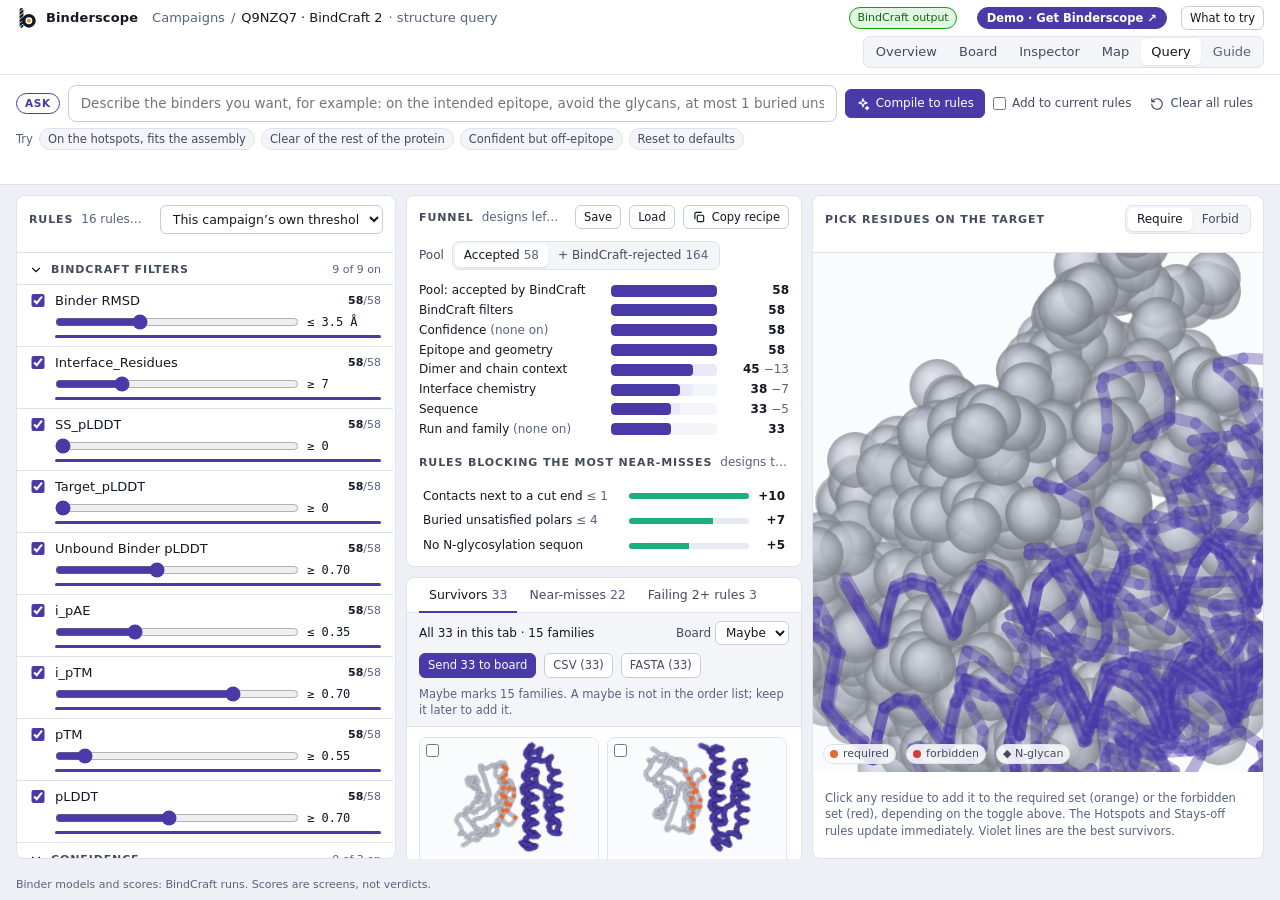
<file: query.html>
<!doctype html>
<html lang="en">
<head>
<meta charset="utf-8">
<meta name="viewport" content="width=device-width, initial-scale=1, viewport-fit=cover">
<title>Demo · Binder Structure Query</title>
<script>if(location.hash=="#light")document.documentElement.setAttribute("data-theme","light");if(location.hash=="#dark")document.documentElement.setAttribute("data-theme","dark");</script>
<link rel="icon" type="image/svg+xml" href="assets/favicon.svg">
<link rel="stylesheet" href="assets/css/shared.css">
<style>
/* ---- Structure Query ---- */
.app { min-height: 760px; }
.nlbar { flex: none; display: flex; flex-direction: column; gap: 6px; padding: 10px 16px 8px; background: var(--surface); border-bottom: 1px solid var(--line); }
.nlrow { display: flex; gap: 8px; align-items: center; min-width: 0; }
.nlrow input { flex: 1; min-width: 0; padding: 8px 12px; font-size: 13.5px; border-radius: 8px; }
.nlrow label.chk { white-space: nowrap; }
.nlrow .tagai { font-size: 10.5px; font-weight: 600; letter-spacing: .06em; text-transform: uppercase; color: var(--accent); border: 1px solid var(--accent); border-radius: 99px; padding: 2px 8px; white-space: nowrap; }
.nlex { display: flex; gap: 6px; flex-wrap: wrap; align-items: center; font-size: 11.5px; color: var(--ink-3); }
.nlout { font-size: 12px; color: var(--ink-2); display: flex; gap: 6px; flex-wrap: wrap; align-items: center; min-height: 20px; }
.nlout .chip { background: var(--accent-soft); border-color: var(--accent); color: var(--ink); }
/* The structure is the one thing here you point at: clicking a residue is what
   writes the Hotspots and Stays-off rules. It gets the wider column, and the
   rule stack gives up the difference -- a rule row is a label and a slider and
   reads fine at 380. The middle column reflows: its results are a thumbnail grid. */
.cols { flex: 1; min-height: 0; display: grid; grid-template-columns: 380px minmax(0, 1fr) 452px; gap: 10px; padding: 10px 16px 14px; }
.col { min-height: 0; display: flex; flex-direction: column; gap: 10px; }
.scrollcol { overflow: auto; min-height: 0; padding-right: 2px; }
.grp { border-top: 1px solid var(--line); }
.gh2 { display: flex; align-items: center; gap: 8px; padding: 9px 12px 6px; cursor: pointer; user-select: none; }
.gh2 h3 { margin: 0; font-size: 11px; font-weight: 600; letter-spacing: .08em; text-transform: uppercase; color: var(--ink-2); flex: 1; }
.gh2 .cnt { font-size: 11px; color: var(--ink-3); }
.gh2 .chev { transition: transform .15s; } .gh2[aria-expanded="false"] .chev { transform: rotate(-90deg); }
.rule { position: relative; padding: 7px 12px 8px; border-top: 1px solid var(--line); display: grid; gap: 4px; }
.rule:first-of-type { border-top: 0; }
.rule.off .ctl-row, .rule.off .rbar { display: none; }
.rule.sel { background: var(--accent-soft); }
.rule:hover { background: var(--surface-2); } .rule.sel:hover { background: var(--accent-soft); }
.rhead { display: grid; grid-template-columns: 18px 1fr auto; gap: 8px; align-items: center; }
.rhead .lbl { display: flex; align-items: baseline; gap: 6px; min-width: 0; cursor: pointer; }
.rhead .nm { font-weight: 500; white-space: nowrap; overflow: hidden; text-overflow: ellipsis; }
.rule.off .nm { color: var(--ink-2); font-weight: 400; }
.rhead .val { font-family: var(--font-mono); font-size: 12px; color: var(--ink); white-space: nowrap; }
.badge-nl { font-size: 9.5px; font-weight: 600; letter-spacing: .05em; text-transform: uppercase; color: var(--accent); border: 1px solid var(--accent); border-radius: 99px; padding: 0 5px; white-space: nowrap; }
.rcount { font-size: 11px; color: var(--ink-3); font-variant-numeric: tabular-nums; white-space: nowrap; }
.rcount b { color: var(--ink); font-weight: 600; }
.ctl-row { display: grid; grid-template-columns: 1fr; gap: 2px; padding-left: 26px; }
.rbar { height: 3px; border-radius: 2px; background: var(--surface-3); margin-left: 26px; overflow: hidden; }
.rbar i { display: block; height: 100%; background: var(--accent); }
.rexp { padding: 6px 0 2px 26px; display: grid; gap: 6px; }
.rexp canvas { width: 100%; height: 54px; }
.rexp .note { font-size: 11.5px; color: var(--ink-3); line-height: 1.4; }
.sens { display: grid; grid-template-columns: 1fr 1fr; gap: 6px; }
.sens > div { border: 1px solid var(--line); border-radius: 7px; padding: 5px 8px; font-size: 11.5px; background: var(--surface); }
.sens b { font-variant-numeric: tabular-nums; }
.funnel2 { padding: 4px 12px 10px; display: grid; gap: 6px; }
.fr { display: grid; grid-template-columns: 138px 1fr 70px; gap: 10px; align-items: center; font-size: 12px; }
.fr .bar { height: 14px; background: var(--surface-2); border-radius: 4px; position: relative; overflow: hidden; }
.fr .bar i { position: absolute; left: 0; top: 0; bottom: 0; background: var(--accent); border-radius: 4px; }
.fr .bar i.prev { background: var(--accent-soft); }
.fr .num { text-align: right; font-variant-numeric: tabular-nums; } .fr .num b { font-weight: 600; } .fr .num span { color: var(--ink-3); margin-left: 4px; }
.unl { display: grid; gap: 4px; padding: 0 12px 10px; }
.ur { display: grid; grid-template-columns: 1fr 120px 28px; gap: 8px; align-items: center; font-size: 12px; cursor: pointer; border-radius: 6px; padding: 2px 4px; }
.ur:hover { background: var(--surface-2); } .ur .b { height: 6px; background: var(--surface-3); border-radius: 3px; overflow: hidden; } .ur .b i { display: block; height: 100%; background: var(--m2); }
.ur output { text-align: right; font-variant-numeric: tabular-nums; font-weight: 600; }
.tabs { display: flex; gap: 2px; padding: 0 12px; border-bottom: 1px solid var(--line); }
.tabs button { border: 0; background: transparent; padding: 8px 10px; font-size: 12.5px; color: var(--ink-2); cursor: pointer; border-bottom: 2px solid transparent; margin-bottom: -1px; font-weight: 500; }
.tabs button[aria-selected="true"] { color: var(--ink); border-bottom-color: var(--accent); }
.tabs button .n { color: var(--ink-3); font-weight: 400; margin-left: 4px; font-variant-numeric: tabular-nums; }
.rgrid { display: grid; grid-template-columns: repeat(auto-fill, minmax(150px, 1fr)); gap: 8px; padding: 10px 12px 12px; }
.rt { border: 1px solid var(--line); border-radius: 8px; overflow: hidden; cursor: pointer; background: var(--surface); position: relative; }
.rt:hover { border-color: var(--line-strong); } .rt.sel { border-color: var(--accent); box-shadow: 0 0 0 2px var(--accent); }
.rt canvas { width: 100%; aspect-ratio: 150 / 100; background: var(--viewer-bg); }
.rt .m { padding: 4px 7px 6px; font-size: 11px; display: grid; gap: 1px; } .rt .m .a { font-family: var(--font-mono); font-weight: 500; display: flex; gap: 6px; align-items: center; } .rt .m .b { color: var(--ink-3); }
.nmt td { vertical-align: middle; white-space: normal; } .nmt canvas { width: 72px; height: 50px; border-radius: 5px; background: var(--viewer-bg); border: 1px solid var(--line); display: block; }
.failchip { display: inline-flex; gap: 5px; align-items: center; padding: 1px 7px; border-radius: 99px; background: var(--bad-soft); color: var(--bad-ink); font-size: 11.5px; font-weight: 500; white-space: nowrap; }
.vbox { position: relative; flex: 1; min-height: 340px; background: var(--viewer-bg); border-top: 1px solid var(--line); }
.vbox canvas { position: absolute; inset: 0; }
.vleg { position: absolute; left: 10px; bottom: 8px; display: flex; gap: 10px; flex-wrap: wrap; font-size: 11px; color: var(--ink-2); pointer-events: none; }
.vleg span:empty { display: none; }
.vleg span { display: inline-flex; gap: 5px; align-items: center; background: color-mix(in srgb, var(--surface) 85%, transparent); padding: 1px 6px; border-radius: 99px; border: 1px solid var(--line); }
.toast { position: fixed; left: 50%; bottom: 22px; transform: translateX(-50%); background: var(--ink); color: var(--bg); padding: 9px 16px; border-radius: 10px; font-size: 12.5px; z-index: 90; opacity: 0; transition: opacity .2s; pointer-events: none; max-width: min(560px, 92vw); }
.toast.on { opacity: 1; }
input[type="range"].thin { height: 16px; }
.dual { display: grid; grid-template-columns: 1fr 1fr; gap: 10px; }
@media (max-width: 1250px) { .cols { grid-template-columns: 380px minmax(0, 1fr); } .col.r { grid-column: 1 / -1; } .vbox { min-height: 340px; } }
@media (max-width: 860px) { .nlrow { flex-wrap: wrap; } .nlrow input { flex: 1 1 100%; order: 2; } html, body { height: auto; } .app { height: auto; } .cols { grid-template-columns: 1fr; } .hdr { flex-wrap: wrap; height: auto; padding-block: 8px; } .views { order: 5; } .fr { grid-template-columns: 100px 1fr 60px; } .scrollcol { max-height: 520px; } }

.credit { flex: none; padding: 4px 16px 8px; font-size: 11px; color: var(--ink-3); } .credit a { color: var(--ink-2); }
.tag-real { font-size: 11px; color: var(--good-ink); border: 1px solid var(--good); background: var(--good-soft); padding: 2px 7px; border-radius: 99px; white-space: nowrap; }
.btn[aria-pressed="true"] { background: var(--accent-soft); border-color: var(--accent); }
.lab { font-size: 12px; font-weight: 700; margin-left: 4px; } .lab.y { color: var(--good-ink); } .lab.n { color: var(--bad-ink); }
.labstrip { display: grid; grid-template-columns: repeat(4, minmax(0, 1fr)); gap: 1px; background: var(--line); border: 1px solid var(--line); border-radius: 8px; overflow: hidden; margin-top: 4px; }
.labstrip > div { background: var(--surface); padding: 5px 8px; min-width: 0; } .labstrip .k { font-size: 10px; letter-spacing: .05em; text-transform: uppercase; color: var(--ink-3); white-space: nowrap; overflow: hidden; text-overflow: ellipsis; } .labstrip .v { font-size: 15px; font-weight: 600; font-variant-numeric: tabular-nums; } .labstrip .v small { font-size: 11px; font-weight: 400; color: var(--ink-3); }
@media (max-width: 720px) { .tag-real { display: none; } .labstrip { grid-template-columns: repeat(2, minmax(0, 1fr)); } }

/* rule stack for run projects: pool switch, scopes, sets, hotspot chips, toolbar, rescue (drawn only when the profile is a run) */
.poolrow, .restool { display: flex; gap: 8px; align-items: center; flex-wrap: wrap; padding: 4px 12px 8px; font-size: 12px; color: var(--ink-2); }
.restool { padding: 8px 12px; border-bottom: 1px solid var(--line); background: var(--surface-2); }
.restool .rn { font-variant-numeric: tabular-nums; color: var(--ink); font-weight: 500; }
.restool select { padding: 3px 6px; font-size: 12px; }
.restool .rnote { flex: 1 1 100%; font-size: 11.5px; line-height: 1.4; color: var(--ink-3); } .restool .rnote b { color: var(--ink-2); font-weight: 600; } .restool .rnote a { color: var(--accent); }
.poolrow .seg button .c { color: var(--ink-3); margin-left: 4px; font-variant-numeric: tabular-nums; }
.scoperow { display: flex; gap: 6px; align-items: center; font-size: 11.5px; color: var(--ink-3); }
.scoperow select { padding: 1px 4px; font-size: 11.5px; }
.setchips, .hotchips { display: flex; gap: 4px; flex-wrap: wrap; padding: 2px 0; }
.setchips .chip, .hotchips .chip { font-family: var(--font-mono); font-size: 11px; }
.hotchips .chip.on { border-color: var(--hotspot); color: var(--hotspot-ink); background: transparent; }
/* a residue required by clicking the target: it belongs to no run, so it is drawn dashed */
.hotchips .chip.picked { border-style: dashed; }
.rt .tk { position: absolute; left: 6px; top: 6px; z-index: 2; }
.rt .st-dec, .decpill { display: inline-block; font-size: 10px; font-weight: 600; letter-spacing: .03em; text-transform: uppercase; padding: 0 5px; border-radius: 99px; border: 1px solid var(--line-strong); color: var(--ink-2); margin-left: 4px; }
.decpill.keep { border-color: var(--good); color: var(--good-ink); } .decpill.maybe { border-color: var(--warn); color: var(--warn-ink); } .decpill.reject { border-color: var(--bad); color: var(--bad-ink); }
.nmtag { display: inline-flex; gap: 4px; align-items: center; padding: 0 6px; border-radius: 99px; font-size: 10.5px; font-weight: 600; background: var(--warn-soft); color: var(--warn-ink); white-space: nowrap; }
.nmtag.rej { background: var(--bad-soft); color: var(--bad-ink); } .nmtag.acc { background: var(--good-soft); color: var(--good-ink); }
.bcfail { font-size: 11px; color: var(--ink-3); line-height: 1.4; }
.nmi { display: grid; grid-template-columns: minmax(0, 1fr); gap: 3px; padding: 2px 0; min-width: 0; } .nmi > div { overflow-wrap: anywhere; } .tbl.nmr { table-layout: fixed; width: 100%; } .tbl.nmr td { white-space: normal; } .tbl.nmr th:nth-child(1) { width: 28px; } .tbl.nmr th:nth-child(2) { width: 88px; }   /* long failed-filter lines wrap instead of running out of a narrow screen */
.col.scroll { overflow: auto; } .col.scroll > .panel:first-child { flex: none; } .col.scroll > .panel:last-child { flex: 1 0 340px !important; min-height: 340px !important; }
.col.scroll .funnel2 { gap: 3px; } .col.scroll .fr { grid-template-columns: 184px 1fr 64px; gap: 8px; } .col.scroll .fr .bar { height: 12px; }   /* the group name fits on one line, and the results panel gets more of the column */
.pickbox { border-top: 1px solid var(--line); padding: 8px 12px 10px; display: grid; gap: 5px; font-size: 12px; }
.pickbox .row { display: flex; gap: 6px; align-items: center; flex-wrap: wrap; }
.pickbox a { color: var(--accent); }
.fr[data-run] .num { white-space: nowrap; }
.perrun { padding: 2px 0 0; font-size: 11.5px; color: var(--ink-3); }
.perrun b { color: var(--ink); font-weight: 600; font-variant-numeric: tabular-nums; }
@media (max-width: 860px) { .restool .grow { display: none; } }
</style>
<meta name="description" content="A live Binderscope review of one BindCraft 2 run: backbone families, 3D design inspection, binding-mode maps and a rule-based structure query. Runs in the browser, nothing to install.">
<meta property="og:title" content="Binderscope demo: reviewing BindCraft binder designs">
<meta property="og:description" content="A live Binderscope review of one BindCraft 2 run: backbone families, 3D design inspection, binding-mode maps and a rule-based structure query. Runs in the browser, nothing to install.">
<meta property="og:type" content="website">
<meta name="robots" content="index,follow">
<style id="bs-demo-css">
.bs-demo{position:fixed;left:12px;bottom:12px;z-index:9999;display:flex;align-items:center;gap:8px;max-width:min(560px,calc(100vw - 24px));
  padding:7px 10px 7px 12px;border-radius:10px;background:var(--surface,#fff);color:var(--ink-2,#444b5e);border:1px solid var(--line-strong,#c7ccda);
  box-shadow:0 6px 24px rgba(0,0,0,.18);font:12px/1.35 var(--font-ui,system-ui,sans-serif)}
.bs-demo b{color:var(--ink,#141824);font-weight:600}
.bs-demo a{color:var(--accent,#4a3aa7);font-weight:600;text-decoration:none;white-space:nowrap}
.bs-demo a:hover{text-decoration:underline}
.bs-demo button{flex:none;border:0;background:none;color:var(--ink-3,#586280);font-size:15px;line-height:1;cursor:pointer;padding:0 2px}
.bs-demo[hidden]{display:none}
.bs-demo-chip{display:inline-flex;align-items:center;gap:4px;padding:2px 9px;border-radius:99px;font-size:11.5px;font-weight:600;white-space:nowrap;
  text-decoration:none;color:var(--accent-ink,#fff);background:var(--accent,#4a3aa7);border:1px solid var(--accent,#4a3aa7);margin-left:6px}
.bs-demo-chip:hover{filter:brightness(1.12)}
@media print{.bs-demo,.bs-demo-chip{display:none}}
</style>
</head>
<body data-page="query">

<svg width="0" height="0" style="position:absolute" aria-hidden="true"><defs>
<symbol id="i-check" viewBox="0 0 24 24"><path d="M20 6 9 17l-5-5"/></symbol>
<symbol id="i-x" viewBox="0 0 24 24"><path d="M18 6 6 18M6 6l12 12"/></symbol>
<symbol id="i-alert" viewBox="0 0 24 24"><path d="M10.3 3.9 1.8 18a2 2 0 0 0 1.7 3h17a2 2 0 0 0 1.7-3L13.7 3.9a2 2 0 0 0-3.4 0zM12 9v4M12 17h.01"/></symbol>
<symbol id="i-chev" viewBox="0 0 24 24"><path d="m6 9 6 6 6-6"/></symbol>
<symbol id="i-spark" viewBox="0 0 24 24"><path d="M12 3l1.8 5.2L19 10l-5.2 1.8L12 17l-1.8-5.2L5 10l5.2-1.8zM19 16l.8 2.2L22 19l-2.2.8L19 22l-.8-2.2L16 19l2.2-.8z"/></symbol>
<symbol id="i-copy" viewBox="0 0 24 24"><rect x="9" y="9" width="11" height="11" rx="2"/><path d="M5 15V6a2 2 0 0 1 2-2h9"/></symbol>
<symbol id="i-reset" viewBox="0 0 24 24"><path d="M3 12a9 9 0 1 0 3-6.7L3 8M3 3v5h5"/></symbol>
<symbol id="i-wrench" viewBox="0 0 24 24"><path d="M14.7 6.3a4 4 0 0 0-5.4 5.4L3 18v3h3l6.3-6.3a4 4 0 0 0 5.4-5.4l-2.5 2.5-2.3-.5-.5-2.3z"/></symbol>
</defs></svg>

<div class="app">
  <header class="hdr">
    <a class="brand" href="index.html" title="Project overview"><svg class="mark" aria-hidden="true" focusable="false" xmlns="http://www.w3.org/2000/svg" viewBox="0 0 64 64" fill="none">
  <!-- A lowercase b: a helix for the stem, a bowl holding the hotspot. The same
       drawing as the launcher's mark. The stripes are cut with a mask rather
       than painted in the background colour, so they show whatever is behind;
       the stem and the bowl follow currentColor, which is what lets the header
       colour them and favicon_svg() substitute a literal for a tab strip. -->
  <defs>
    <mask id="bs-mark-stem">
      <rect width="64" height="64" fill="#fff"/>
      <path d="M9 57C12.5 57 16.5 50 20 50M9 46C12.5 46 16.5 39 20 39M9 35C12.5 35 16.5 28 20 28M9 24C12.5 24 16.5 17 20 17M9 13C12.5 13 16.5 6 20 6" fill="none" stroke="#000" stroke-width="2.6"/>
    </mask>
  </defs>
  <g transform="translate(1.5 0)">
    <rect x="9" y="3" width="11" height="57" rx="5.5" fill="currentColor" mask="url(#bs-mark-stem)"/>
    <circle cx="36" cy="40" r="15" fill="none" stroke="currentColor" stroke-width="10"/>
    <circle cx="36" cy="40" r="5.5" fill="#f08a24"/>
  </g>
</svg><span class="bname">Binderscope</span><span class="bproj" title="Q9NZQ7">Q9NZQ7</span></a>
    <div class="crumbs"><span>Campaigns</span><span>/</span><b id="crumbT"></b><span class="muted" id="crumbS"></span></div>
    <div class="grow"></div>
    <span class="tag-run" id="tagMock" title="Designs and scores come from BindCraft runs, accepted and rejected. Rules are typed and editable; the natural-language box is keyword-based and only fills the same rules.">BindCraft output</span><a class="bs-demo-chip" href="https://github.com/schnickn/binderscope" target="_blank" rel="noopener" title="This is a demo with sample data. Binderscope is free to install and reviews your own runs.">Demo &middot; Get Binderscope &#8599;</a>
    <div class="runslot" id="bsRunSlot" hidden></div>
    <nav class="views" aria-label="Views"><a href="index.html" data-nav="index">Overview</a><a href="board.html" data-nav="board">Board</a><a href="inspector.html" data-nav="inspector">Inspector</a><a href="map.html" data-nav="map">Map</a><a href="query.html" data-nav="query" aria-current="page">Query</a><a class="extra" href="guide.html" data-nav="guide">Guide</a></nav>
  </header>
  <section class="nlbar" aria-label="Describe what you want">
    <form class="nlrow" id="nlForm"><span class="tagai">Ask</span><input type="text" id="nlIn" placeholder="Describe the binders you want" aria-label="Describe the binders you want" autocomplete="off"><button class="btn primary" type="submit"><svg class="ic"><use href="#i-spark"/></svg>Compile to rules</button><label class="chk" title="Keep the current rules and add to them. By default a query replaces everything except the base confidence screen."><input type="checkbox" id="nlAdd"> Add to current rules</label><button class="btn ghost" type="button" id="btnClear"><svg class="ic"><use href="#i-reset"/></svg>Clear all rules</button></form>
    <div class="nlex"></div>
    <div class="nlout" id="nlOut" aria-live="polite"></div>
  </section>
  <main class="cols">
    <!-- rules -->
    <section class="panel col" aria-labelledby="h-rules">
      <div class="panel-h"><h2 id="h-rules">Rules</h2><span class="sub" id="rulesSub"></span><span class="grow"></span><select id="preset" aria-label="Preset"></select></div>
      <div class="scrollcol" id="rules" style="flex:1"></div>
    </section>
    <!-- funnel + results -->
    <section class="col">
      <div class="panel">
        <div class="panel-h"><h2>Funnel</h2><span class="sub">designs left after each group of rules</span><span class="grow"></span><button class="btn sm" id="btnRecipe"><svg class="ic"><use href="#i-copy"/></svg><span>Copy recipe</span></button></div>
        <div class="funnel2" id="funnel"></div>
        <div class="panel-h" style="padding-top:0"><h2>Rules blocking the most near-misses</h2><span class="sub">designs that fail only this rule</span></div>
        <div class="unl" id="unlock"></div>
      </div>
      <div class="panel" style="flex:1;min-height:320px">
        <div class="tabs" role="tablist" id="tabs"><button role="tab" data-t="surv" aria-selected="true">Survivors<span class="n" id="nSurv"></span></button><button role="tab" data-t="near" aria-selected="false">Near-misses<span class="n" id="nNear"></span></button><button role="tab" data-t="rej" aria-selected="false"><span class="tl">Rejected</span><span class="n" id="nRej"></span></button></div>
        <div class="scrollcol" id="results" style="flex:1"></div>
      </div>
    </section>
    <!-- viewer -->
    <section class="panel col r" aria-labelledby="h-v">
      <div class="panel-h"><h2 id="h-v">Pick residues on the target</h2><span class="grow"></span><div class="seg" id="pickSeg" role="group" aria-label="What a click does"><button data-v="hot" aria-pressed="true" title="Clicked residues must be touched">Require</button><button data-v="avoid" title="Clicked residues must not be touched">Forbid</button></div></div>
      <div class="vbox"><canvas id="cv3d" aria-label="Target structure. Click residues to require or forbid contact."></canvas><div class="vleg"><span><i class="dot" style="color:var(--hotspot)"></i>required</span><span><i class="dot" style="color:var(--bad)"></i>forbidden</span><span>◆ N-glycan</span><span id="vlegMem"></span></div></div>
      <div style="padding:8px 12px 12px;display:grid;gap:6px"><div class="note" style="font-size:11.5px;color:var(--ink-3);line-height:1.45">Click any residue to add it to the required set (orange) or the forbidden set (red), depending on the toggle above. The Hotspots and Stays-off rules update immediately. Violet lines are the best survivors.</div><div id="setChips" class="consensus" style="display:flex;flex-wrap:wrap;gap:4px"></div></div>
    </section>
  </main>
</div>
<div class="toast" id="toast" role="status"></div>

<script src="assets/js/mini3d.js"></script>
<script src="assets/js/bs.js"></script>
<script src="assets/js/common.js"></script>
<script src="data/campaign.js"></script>
<script src="data/homolog.js"></script>
<script src="data/manifest.js"></script>
<script>
const RAW = BS.data('campaign');
const HOM = BS.data('homolog');
(function () {
'use strict';
/* Structure query: a stack of editable rules over the designs of the project, a funnel by rule group, near-miss rescue, and a result list.
   Everything that names a target, a species, a paralog, a domain or a run comes from the profile (docs/profile_spec.md): rules.groups,
   rules.overrides, rules.extra, specificity.rules, nl.*, checks.*, view.*, membrane.*, text keys and the capability flags. The BindCraft
   filter group is built from runs[].filters. The first mockups of this page switched on one flag (REAL); the flags that replaced it are
   caps.outcomes, caps.weights, caps.olig, caps.rest_ctx, caps.species_panel, caps.paralog_panel, caps.rejected and caps.multi_run. */
const C = Common.load(RAW), T = C.T, ALL = C.designs, M3 = Mini3D, tip = C.tip(), SP = C.Spec(HOM), RUN = RAW.run || {};
SP.attach(ALL);
const RUNS = BS.runs(), MULTI = PF.cap('multi_run') && RUNS.length > 1;
const RUNMODE = BS.hasProfile && PF.get('kind', '') === 'run';                   // real tool output: shows the rescue, export and rule-set controls
const HASREJ = PF.cap('rejected') && ALL.some((d) => d.status === 'rejected');
const OUTCOMES = PF.cap('outcomes');
const nOrth = HOM.n_orth, glycanList = T.glycan.map((r) => 'N' + r).join(', ');
const esc = C.esc, tok = (s) => (typeof s === 'string' ? BS.render(s, { n_orth: nOrth, glycan_list: glycanList }) : s);
const QUERY_TIPS = ["Click an example under <b>Ask</b> and read the rules it compiled on the left.", "Click a rule name to see its histogram and what relaxing or tightening it would do.", "Open <b>Near-misses</b>, then click a rule under <i>Rules blocking the most near-misses</i> to see designs that fail only that rule.", "Click residues on the target to <b>Require</b> or <b>Forbid</b> contact. The Hotspots and Stays-off rules recount.", "Drag the sliders and watch the funnel; <b>Copy recipe</b> exports the rule set as JSON."]
  .concat(RUNMODE ? [HASREJ ? "Switch the pool to <b>+ BindCraft-rejected</b>: the near-misses are rejected designs that fail one filter, with the gap and a next step. <b>Rescue as maybe</b> puts one on the board's maybe list with the reason." : "Tick designs, then <b>Send to board</b> to put them on the maybe or keep list, or export them as CSV or FASTA.", "<b>Save rules</b> writes the rule set as a JSON file you can load later or share."] : []);
C.tips(BS.tipsFor('query', QUERY_TIPS));
const $ = (s, r) => (r || document).querySelector(s), $$ = (s, r) => Array.from((r || document).querySelectorAll(s));
/* in run projects a clickable tile or row is also reachable and operable from the keyboard (synthetic and dataset projects keep their published markup): Tab to it, Enter or Space to choose it (a nested checkbox or link keeps its own keys) */
const keyable = (el, label, group) => { if (!RUNMODE) return el; el.tabIndex = 0; if (group) el.dataset.rv = group; if (label) el.setAttribute('aria-label', label); el.addEventListener('keydown', (e) => { if (e.target === el && (e.key === 'Enter' || e.key === ' ')) { e.preventDefault(); el.click(); } }); return el; };
/* a list of keyable items is one Tab stop (the first, or the one that has the focus); the arrow keys, Home and End move inside it, and the checkbox of a tile or row is reachable from the item that has the stop. Without this the page had 263 tab stops. */
function rovify() {
  const groups = {}; $$('[data-rv]').forEach((el) => { (groups[el.dataset.rv] = groups[el.dataset.rv] || []).push(el); });
  Object.keys(groups).forEach((g) => {
    const items = groups[g], act = items.find((e) => e === document.activeElement || e.contains(document.activeElement)) || items.find((e) => e.classList.contains('sel')) || items[0];
    items.forEach((el) => { el.tabIndex = el === act ? 0 : -1; $$('input[type="checkbox"]', el).forEach((cb) => { cb.tabIndex = el === act ? 0 : -1; }); });
  });
}
document.addEventListener('keydown', (e) => {
  const el = e.target && e.target.dataset && e.target.dataset.rv ? e.target : null; if (!el || e.altKey || e.ctrlKey || e.metaKey) return;
  const step = { ArrowDown: 1, ArrowRight: 1, ArrowUp: -1, ArrowLeft: -1 }[e.key]; if (!step && e.key !== 'Home' && e.key !== 'End') return;
  const items = $$('[data-rv="' + el.dataset.rv + '"]'), i = items.indexOf(el), j = e.key === 'Home' ? 0 : e.key === 'End' ? items.length - 1 : Math.max(0, Math.min(items.length - 1, i + step));
  e.preventDefault(); if (j === i) return; items[j].tabIndex = 0; items[j].focus(); rovify(); items[j].scrollIntoView({ block: 'nearest' });
});
{ let pending = false; new MutationObserver(() => { if (pending) return; pending = true; queueMicrotask(() => { pending = false; rovify(); }); }).observe($('.cols'), { childList: true, subtree: true }); }
const icon = (id) => '<svg class="ic"><use href="#' + id + '"/></svg>';
const shapeSvg = (m, size) => '<svg viewBox="0 0 12 12" width="' + (size || 11) + '" height="' + (size || 11) + '" style="color:' + C.modeCss(m) + '" fill="currentColor">' + C.SHAPE_SVG[C.MODE_SHAPE[m]] + '</svg>';
const SM = { t: M3.smooth(T.caF, 2), b(d) { return d._sm || (d._sm = M3.smooth(d.caF, 2)); } };
ALL.forEach((d) => { let n = 0; for (const a of d.seq) if (a === 'E' || a === 'K') n++; d.ek = n / d.len; d.minGly = Math.min(...Object.values(d.glycan)); });
const hasLiab = (d, pat) => d.liab.some((l) => l.k.indexOf(pat) >= 0);
const hotSet = new Set(T.hotspots), avoidSet = new Set();
let hotCustom = false, hotNamedSet = null;                                     // hotNamedSet: the residues a typed query named (they replace the run's hotspots until reset); false: the hotspots of each design's own run; true: the residues chosen on the target
const countIn = (s, set) => { let n = 0; set.forEach((r) => { if (s.has(r)) n++; }); return n; };
const hotCount = (d) => (!RUNMODE || hotCustom ? countIn(d.tcSet, hotSet) : d.hot.length);
const hotDen = (d) => (!RUNMODE || hotCustom ? hotSet.size : C.hotOf(d));
const hotDenText = () => { if (!RUNMODE || hotCustom || !D.length) return String(hotSet.size); return Array.from(new Set(D.map(C.hotOf))).sort((a, b) => a - b).join('/'); };
const resLabel = (r) => (T.resn[T.idx[r]] || '') + r;
const headline = (d) => (C.caps.ipsae && C.has(d.m.ipsae) ? ['ipSAE', d.m.ipsae] : C.has(d.m.iptm_b) ? ['i_pTM', d.m.iptm_b] : C.has(d.m.iptm) ? ['i_pTM', d.m.iptm] : ['pLDDT', d.m.plddt]);
const HL = C.caps.ipsae ? 'ipSAE' : 'i_pTM';
const sid = (d) => { const m = d.id.match(/_s(\d+)_mpnn(\d+)$/), s = m ? 'seed ' + m[1] + ' · m' + m[2] : d.id; return MULTI ? d.run + ' · ' + s : s; };
const fmtN = (n) => (n == null ? '' : n.toLocaleString());

/* the pool: accepted designs (all of them in a project without rejected designs), optionally plus the designs BindCraft rejected, restricted by the header run filter */
let D = [];
const st = { reveal: false, sel: null, tab: 'surv', focus: null, hoverRule: null, pick: 'hot', collapsed: new Set(), nlAdded: [], pool: 'acc', nearRule: null };
function setPool() {
  D = BS.runFilter.filter(HASREJ && st.pool === 'acc' ? ALL.filter((d) => d.status !== 'rejected') : ALL);
  const by = {}; D.forEach((d) => { (by[d.run + '|' + d.bb] = by[d.run + '|' + d.bb] || []).push(d); });
  Object.keys(by).forEach((k) => by[k].slice().sort((a, b) => b.q - a.q).forEach((d, i) => { d._fr = i + 1; }));   // rank of the sequence in its family (best quality first)
  syncHot(); drawPoolCounts();
}
/* the default epitope is the hotspots of the runs in view (the header run filter); residues chosen on the target (hotCustom) are never touched */
function hotsInView() {
  if (!RUNMODE || !MULTI || !T.hotspots_by_run) return T.hotspots;
  const inView = new Set(D.map((d) => d.run)), u = new Set(); Object.keys(T.hotspots_by_run).forEach((k) => { if (inView.has(k)) (T.hotspots_by_run[k] || []).forEach((x) => u.add(x)); });
  const l = T.hotspots.filter((x) => u.has(x)); return l.length ? l : T.hotspots;
}
function syncHot() {
  if (!RUNMODE || hotCustom) return;
  const l = hotsInView(); hotSet.clear(); l.forEach((r) => hotSet.add(r)); RB.hot.hi = Math.max(1, l.length); RB.hot.val = Math.min(RB.hot.val, RB.hot.hi);
}
/* the pool buttons count what the header run filter leaves */
function drawPoolCounts() {
  const row = $('#poolRow'); if (!row) return;
  const L = BS.runFilter.filter(ALL), nRej = L.filter((d) => d.status === 'rejected').length;
  $('button[data-v="acc"] .c', row).textContent = L.length - nRej; $('button[data-v="all"] .c', row).textContent = nRej;
}

/* ---------------- rule catalogue ---------------- */
const R = (o) => Object.assign({ on: false, src: 'preset', type: 'num', dec: 2, unit: '', step: 0.01, scope: null }, o);
const RULES = [
  R({ id: 'plddt', g: 'Confidence', label: 'Binder pLDDT', metric: 'plddt', op: '>=', val: 0.80, lo: 0.6, hi: 0.97, get: (d) => d.m.plddt, on: true, note: 'BindCraft default filter is 0.80.' }),
  R({ id: 'ptm', g: 'Confidence', label: 'Binder pTM', metric: 'ptm', op: '>=', val: 0.75, lo: 0.55, hi: 0.95, get: (d) => d.m.ptm, on: true }),
  R({ id: 'ipsae', g: 'Confidence', label: 'ipSAE (co-fold re-score)', metric: 'ipsae', op: '>=', val: 0.60, lo: 0.2, hi: 0.9, get: (d) => d.m.ipsae, on: true, note: 'A 3,766-binder meta-analysis found ipSAE_min from AF3 the best single predictor, with a suggested cut-off near 0.61. It works best as a negative filter.' }),
  R({ id: 'ipae', g: 'Confidence', label: 'Min iPAE (co-fold re-score)', metric: 'min_ipae', op: '<=', val: 8, lo: 2, hi: 20, step: 0.5, dec: 1, unit: ' Å', get: (d) => d.m.min_ipae, on: true, note: 'Published pipelines use 7 to 11 Å for interface PAE.' }),
  R({ id: 'rmsd', g: 'Confidence', label: 'Re-score RMSD vs design', metric: 'complex_rmsd', op: '<=', val: 2.5, lo: 0.5, hi: 10, step: 0.1, dec: 1, unit: ' Å', get: (d) => d.m.complex_rmsd, on: true, note: 'BoltzGen rejects refolds more than 2.5 Å from the design.' }),
  R({ id: 'agree', g: 'Confidence', label: 'Predictors in agreement (of 3)', metric: 'n_agree', op: '>=', val: 2, lo: 0, hi: 3, step: 1, dec: 0, get: (d) => d.m.n_agree, note: 'The model that made the design is not an independent check, so only the other predictors count. Hard agreement gates collapse recall in published benchmarks. Treat as a soft signal.' }),
  R({ id: 'seeds', g: 'Confidence', label: 'Pose spread across seeds', metric: 'seed_spread', op: '<=', val: 2.5, lo: 0.3, hi: 10, step: 0.1, dec: 1, unit: ' Å', get: (d) => d.m.seed_spread }),

  R({ id: 'hot', g: 'Epitope and geometry', label: 'Hotspots touched', op: '>=', val: 3, lo: 0, hi: T.hotspots.length, step: 1, dec: 0, get: hotCount, on: true, nodrop: true, note: 'Counts contacts with the orange residues you choose on the target.' }),
  R({ id: 'avoid', g: 'Epitope and geometry', label: 'Stays off chosen residues', type: 'bool', test: (d) => countIn(d.tcSet, avoidSet) === 0, fails: (d) => countIn(d.tcSet, avoidSet) + ' forbidden residues touched', note: 'Uses the red residues you choose on the target, for example the glycan shell.' }),
  R({ id: 'mem', g: 'Epitope and geometry', label: 'Clear of the membrane-side zone', type: 'bool', test: (d) => !(d.m.mem_excess > 0), fails: (d) => PF.t('query.rule.mem.fail', { mem: d.m.mem_excess.toFixed(0) }, 'reaches {mem} Å into the zone'), on: true, note: 'The membrane-side end of the target faces the membrane on the full-length protein. Binders there would clash.' }),
  R({ id: 'gly', g: 'Epitope and geometry', label: 'Distance to N-glycan sites', op: '>=', val: 8, lo: 0, hi: 25, step: 0.5, dec: 1, unit: ' Å', get: (d) => d.minGly, note: 'N-glycans sit at {glycan_list}. A binder close to one would collide with the sugar.' }),
  R({ id: 'cterm', g: 'Epitope and geometry', label: 'Free C-terminus (tag side)', metric: 'cterm_d', op: '>=', val: 12, lo: 0, hi: 35, step: 0.5, dec: 1, unit: ' Å', get: (d) => d.m.cterm_d, note: 'Assays that immobilise the binder through a C-terminal tag need that end clear of the target.' }),
  R({ id: 'iface', g: 'Epitope and geometry', label: 'Target residues in the interface', op: '>=', val: 6, lo: 0, hi: 16, step: 1, dec: 0, get: (d) => d.tc.length, nodrop: true }),

  R({ id: 'consv', g: 'Specificity', label: 'Mean epitope conservation grade', op: '>=', val: 4, lo: 1, hi: 9, step: 0.5, dec: 1, get: (d) => d.sp.meanG, note: 'ConSurf-style grade (1 variable to 9 conserved) computed from {n_orth} orthologs. Conserved sites are shared across species; interfaces are often only weakly conserved.' }),

  R({ id: 'sc', g: 'Interface chemistry', label: 'Shape complementarity', metric: 'sc', op: '>=', val: 0.60, lo: 0.4, hi: 0.85, get: (d) => d.m.sc, on: true }),
  R({ id: 'dsasa', g: 'Interface chemistry', label: 'Buried surface area', metric: 'dsasa', op: '>=', val: 600, lo: 200, hi: 1400, step: 25, dec: 0, unit: ' Å²', get: (d) => d.m.dsasa }),
  R({ id: 'dg', g: 'Interface chemistry', label: 'Interface ΔG', metric: 'dg', op: '<=', val: -30, lo: -80, hi: 0, step: 1, dec: 0, unit: ' REU', get: (d) => d.m.dg }),
  R({ id: 'unsat', g: 'Interface chemistry', label: 'Buried unsatisfied polars', metric: 'n_unsat', op: '<=', val: 3, lo: 0, hi: 8, step: 1, dec: 0, get: (d) => d.m.n_unsat, on: true, note: 'BindCraft allows up to 4. Some winners of open competitions would fail that, so keep it soft.' }),
  R({ id: 'hb', g: 'Interface chemistry', label: 'Interface H-bonds', metric: 'n_hbonds', op: '>=', val: 3, lo: 0, hi: 12, step: 1, dec: 0, get: (d) => d.m.n_hbonds }),
  R({ id: 'patch', g: 'Interface chemistry', label: 'Exposed hydrophobic patch', metric: 'hphob_patch', op: '<=', val: 500, lo: 100, hi: 1000, step: 25, dec: 0, unit: ' Å²', get: (d) => d.m.hphob_patch, on: true, note: 'Large exposed hydrophobic patches are the usual suspects for sticky, aggregation-prone binders.' }),
  R({ id: 'loops', g: 'Interface chemistry', label: 'Loop share of the interface', metric: 'loop_frac', op: '<=', val: 0.5, lo: 0, hi: 1, step: 0.05, get: (d) => d.m.loop_frac }),
  R({ id: 'helixif', g: 'Interface chemistry', label: 'Helical share of the interface', metric: 'iface_helix', op: '>=', val: 0.4, lo: 0, hi: 1, step: 0.05, get: (d) => d.m.iface_helix }),

  R({ id: 'cys', g: 'Sequence', label: 'No unpaired cysteine', type: 'bool', test: (d) => !hasLiab(d, 'Unpaired'), fails: (d) => 'unpaired Cys' + (d.liab.some((l) => l.k.indexOf('Unpaired') >= 0 && l.b === 'inferred') ? ' (pairing inferred from the model)' : ''), on: true, note: 'Disulfides are those the structure file records; BindCraft 2 writes none, so then they are read from SG–SG distances in the model.' }),
  R({ id: 'sequon', g: 'Sequence', label: 'No N-glycosylation sequon', type: 'bool', test: (d) => !hasLiab(d, 'N-glycosylation'), fails: (d) => d.liab.filter((l) => l.k.indexOf('N-glyc') >= 0).map((l) => l.m + ' at ' + l.p).join(', '), on: true, note: 'Matters for mammalian or yeast expression, less for E. coli or cell-free.' }),
  R({ id: 'ng', g: 'Sequence', label: 'No NG deamidation motif', type: 'bool', test: (d) => !hasLiab(d, 'NG'), fails: (d) => 'NG at ' + d.liab.filter((l) => l.k.indexOf('NG') >= 0).map((l) => l.p).join(', ') }),
  R({ id: 'stretch', g: 'Sequence', label: 'No hydrophobic stretch (6 or more)', type: 'bool', test: (d) => !hasLiab(d, 'Hydrophobic'), fails: (d) => d.liab.filter((l) => l.k.indexOf('Hydrophobic') >= 0).map((l) => l.m).join(', ') }),
  R({ id: 'pi', g: 'Sequence', label: 'pI between', metric: 'pI', type: 'range', val: 4.5, val2: 9.5, lo: 3.5, hi: 11.8, step: 0.1, dec: 1, get: (d) => d.m.pI }),
  R({ id: 'ek', g: 'Sequence', label: 'Glu + Lys fraction', op: '>=', val: 0.15, lo: 0.05, hi: 0.4, step: 0.01, get: (d) => d.ek, note: 'Glu and Lys content predicted expression in the EGFR competition.', nodrop: true }),
  R({ id: 'len', g: 'Sequence', label: 'Length', op: '<=', val: 110, lo: 50, hi: 130, step: 1, dec: 0, unit: ' aa', get: (d) => d.len, nodrop: true }),
  R({ id: 'helix', g: 'Sequence', label: 'Helical fraction', metric: 'helix_frac', op: '>=', val: 0.6, lo: 0, hi: 1, step: 0.05, get: (d) => d.m.helix_frac }),
];
const BCROWS = [
  R({ id: 'bc_iptm', g: 'BindCraft filters', label: 'i_pTM (Average_i_pTM)', metric: 'iptm_b', op: '>=', val: 0.5, lo: 0.3, hi: 0.95, get: (d) => d.m.iptm_b, note: 'BindCraft 1 accepts 0.5 and up; BindCraft 2 defaults to 0.7. Every design here already passed the defaults, so tighten to rank.' }),
  R({ id: 'bc_ipae', g: 'BindCraft filters', label: 'Interface PAE, normalised (Average_i_pAE)', metric: 'ipae_norm', op: '<=', val: 0.35, lo: 0.1, hi: 0.6, get: (d) => d.m.ipae_norm, note: 'BindCraft stores PAE divided by 31, so 0.35 is about 11 Å.' }),
  R({ id: 'bc_surf', g: 'BindCraft filters', label: 'Surface hydrophobicity', metric: 'surf_hyd', op: '<=', val: 0.35, lo: 0.15, hi: 0.6, get: (d) => d.m.surf_hyd, note: 'Fraction of surface residues that are hydrophobic. BindCraft default 0.35.' }),
  R({ id: 'bc_hrmsd', g: 'BindCraft filters', label: 'Hotspot RMSD', metric: 'hotspot_rmsd', op: '<=', val: 6, lo: 1, hi: 12, step: 0.5, dec: 1, unit: ' Å', get: (d) => d.m.hotspot_rmsd, note: 'How far the binder moves when it is re-predicted. BindCraft 1 only: BindCraft 2 no longer reports it.' }),
];

/* BindCraft's own filters, from runs[].filters: one editable rule per filter (one per run when the runs differ). The value is BindCraft's number (design.src);
   a filter with a per-model limit also needs every model to pass, the limit moving with the one you edit. */
const AA_STEM = /^InterfaceAAs_([A-Z])$/;
const bfValue = (d, stem, k) => { const s = d.src; if (!s) return null; const m = AA_STEM.exec(stem); if (m) { const t = s.interface_aas && s.interface_aas[k || 'avg']; return t && C.has(t[m[1]]) ? t[m[1]] : null; } const t = k ? s.models && s.models[k] : s.average; return t && C.has(t[stem]) ? t[stem] : null; };
const passOp = (op, v, lim) => (op === '>=' ? v >= lim - 1e-9 : v <= lim + 1e-9);
const stemLabels = {}; RUNS.forEach((r) => (r.failure || []).forEach((x) => { if (!stemLabels[x[0]]) stemLabels[x[0]] = x[1]; }));
const stemLabel = (s) => stemLabels[s] || s;
const decimals = (x) => { const t = String(+x); const i = t.indexOf('.'); return i < 0 ? 0 : Math.min(3, t.length - i - 1); };
/* Where a rule's threshold came from. "campaign" is the strongest of these: the run
   recorded the thresholds it was actually judged by, so nothing is reconstructed. The
   others are inferred from BindCraft 1 runs, which do not copy their filter file into
   the output, and are ordered here by how well the data supports them. */
const PROV = { campaign: 'The threshold this campaign recorded and was judged by, read from its own settings. Not a reconstruction.', 'counter-verified': 'The rule reproduces the run\'s failure counters exactly. The counters pin the per-model threshold; some Average-column thresholds are only consistent with them (BindCraft\'s documented defaults).', bounded: 'Threshold only bounded by the data.', memory: 'Threshold from BindCraft\'s defaults; the data cannot confirm it.' };
function bfRules() {
  const have = RUNS.filter((r) => Array.isArray(r.filters) && r.filters.length); if (!have.length) return [];
  const by = new Map(); have.forEach((r) => r.filters.forEach((f) => { if (!by.has(f.stem)) by.set(f.stem, []); by.get(f.stem).push({ run: r.id, f }); }));
  const out = [];
  const mk = (stem, f, scope, runId) => {
    const vals = ALL.map((d) => bfValue(d, stem)).filter(C.has), unit01 = f.threshold > 0 && f.threshold < 1 && vals.every((v) => v >= 0 && v <= 1);   // a share or a score between 0 and 1 reads with two decimals
    const dec = unit01 ? 2 : decimals(f.threshold), step = dec === 0 ? 1 : Math.pow(10, -Math.min(2, dec));
    const mn = Math.min(f.threshold, ...vals), mx = Math.max(f.threshold, ...vals), pad = (mx - mn) * 0.1 || Math.abs(f.threshold) * 0.2 || 1;
    let lo = Math.floor((mn - pad) / step) * step, hi = Math.ceil((mx + pad) / step) * step; if (mn >= 0 && lo < 0) lo = 0; if (mx <= 1 && f.threshold <= 1 && hi > 1) hi = 1; lo = +lo.toFixed(4); hi = +hi.toFixed(4);
    const pm = f.per_model === null || f.per_model === undefined ? null : f.per_model - f.threshold, lab = stemLabel(stem);
    return R({ id: 'bf_' + stem + (runId ? '_' + runId : ''), g: 'BindCraft filters', label: lab + (runId ? ' (' + runId + ')' : ''), metric: f.metric || null, op: f.op, val: f.threshold, lo, hi, step, dec, unit: /RMSD/.test(stem) ? ' Å' : '', on: true, scope, nodrop: true,
      bf: { stem, pm, prov: f.provenance }, get: (d) => bfValue(d, stem) === null && f.metric ? d.m[f.metric] : bfValue(d, stem),
      note: 'BindCraft filter ' + stem + ' ' + (f.op === '>=' ? '≥ ' : '≤ ') + f.threshold + (pm ? ' (each model ' + (f.op === '>=' ? '≥ ' : '≤ ') + +(f.threshold + pm).toFixed(3) + ')' : '') + '. ' + (PROV[f.provenance] || '') + (f.note ? ' ' + f.note : '') });
  };
  by.forEach((list, stem) => {
    const sigs = new Map(); list.forEach((e) => { const k = [e.f.op, e.f.threshold, e.f.per_model].join('|'); if (!sigs.has(k)) sigs.set(k, []); sigs.get(k).push(e); });
    if (sigs.size === 1 && list.length === RUNS.length) out.push(mk(stem, list[0].f, null, null));
    else list.forEach((e) => out.push(mk(stem, e.f, e.run, RUNS.length > 1 ? e.run : null)));
  });
  return out;
}
const HASF = RUNS.some((r) => Array.isArray(r.filters) && r.filters.length);

/* rules of the profile: base overrides, extra rules, and the rules of the specificity panel */
const metricGet = (m) => (m === 'unsat_density' ? (d) => C.unsatDensity(d.m) : (d) => d.m[m]);
const ovr = PF.get('rules.overrides', {});
const drop = (id) => { const i = RULES.findIndex((r) => r.id === id); if (i >= 0) RULES.splice(i, 1); };
const specGet = (x) => { const e = x.expr || {};
  if (e.species) return (d) => (d.sp.fr[e.species] === undefined ? 1 : d.sp.fr[e.species]);
  if (e.min_species) return (d) => Math.min(...e.min_species.map((k) => (d.sp.fr[k] === undefined ? 1 : d.sp.fr[k])));
  if (e.paralog) return (d) => { const p = d.sp.par.find((q) => q.key === e.paralog); return p && d.sp.n ? p.ov.id / d.sp.n : 0; };
  if (e.paralog_max_excl) return (d) => { let b = 0; d.sp.par.forEach((q) => { if (q.key !== e.paralog_max_excl && d.sp.n) b = Math.max(b, q.ov.id / d.sp.n); }); return b; };
  return () => NaN; };
const specOk = (x) => { const e = x.expr || {}; if (!PF.cap('species_panel')) return false; const have = (k) => SP.orth.some((o) => o.key === k);
  if (e.species) return have(e.species); if (e.min_species) return e.min_species.every(have);
  if (e.paralog || e.paralog_max_excl) return PF.cap('paralog_panel') && SP.hasPar; return false; };
const profRule = (x) => R({ id: x.id, g: x.group, label: x.label, metric: x.metric || null, op: x.op, val: x.val, lo: x.lo, hi: x.hi, step: x.step === undefined ? 0.01 : x.step, dec: x.dec === undefined ? 2 : x.dec, unit: x.unit || '', on: !!x.on, note: tok(x.note), rescue: x.rescue, nl: x.nl, get: x.expr ? specGet(x) : metricGet(x.metric) });
const SPECR = (PF.get('specificity.rules', []) || []).filter(specOk).map((x) => Object.assign(profRule(x), { spec: true }));
if (!PF.cap('membrane')) drop('mem');
if (!PF.cap('glycan') || !T.glycan.length) drop('gly');
if (!PF.cap('species_panel')) drop('consv');
if (HASF) ['bc_iptm', 'bc_ipae', 'bc_surf'].forEach((id) => BCROWS.splice(BCROWS.findIndex((r) => r.id === id), 1));
RULES.push(...BCROWS);
const hostPanel = PF.get('specificity.kind', 'host') !== 'virus';
if (hostPanel) { const i = RULES.findIndex((r) => r.id === 'consv'); RULES.splice(i < 0 ? RULES.length : i, 0, ...SPECR); }
RULES.slice().forEach((r) => { if (r.type !== 'bool' && !r.nodrop && ALL.every((d) => !C.has(r.get(d)))) drop(r.id); });   // metrics this project does not carry
Object.keys(ovr).forEach((id) => { const r = RULES.find((x) => x.id === id); if (r) Object.assign(r, ovr[id], ovr[id].note !== undefined ? { note: tok(ovr[id].note) } : {}); });
RULES.forEach((r) => { if (r.note) r.note = tok(r.note); });
PF.get('rules.extra', []).forEach((x) => { const r = profRule(x); if (r.get && (x.metric === 'unsat_density' || ALL.some((d) => C.has(r.get(d))))) RULES.push(r); });
if (!hostPanel) RULES.push(...SPECR);
bfRules().forEach((r) => RULES.push(r));
if (RUNMODE) {
  if (MULTI) RULES.push(R({ id: 'run', g: 'Run and family', label: 'Only designs from the runs', type: 'set', opts: RUNS.map((r) => r.id), sel: new Set(RUNS.map((r) => r.id)), get: (d) => d.run, nodrop: true, note: 'Keeps the designs of the ticked runs. The runs differ in hotspots, construct and settings, so a rule can also be scoped to one run with the selector under it.' }));
  RULES.push(R({ id: 'mode', g: 'Epitope and geometry', label: 'Binding mode', type: 'set', opts: C.MODES.slice(), sel: new Set(C.MODES), get: (d) => d.mode, nodrop: true, note: 'Keeps the designs whose contacts fall in the ticked binding modes (see the map page).' }));
  RULES.push(R({ id: 'famrank', g: 'Run and family', label: 'Sequences kept per family', op: '<=', val: 2, lo: 1, hi: 8, step: 1, dec: 0, get: (d) => d._fr, nodrop: true, note: 'Ranks the sequences of one backbone by the quality score of this page and keeps the first N. Families are what count, so one or two sequences per family are usually enough.' }));
  RULES.push(R({ id: 'liabn', g: 'Sequence', label: 'Sequence liabilities (warn or worse)', op: '<=', val: 3, lo: 0, hi: 10, step: 1, dec: 0, get: (d) => d.liabBad + d.liabWarn, nodrop: true, note: 'Number of flagged liabilities of warning or bad severity: oxidation, deamidation, sequons, isomerisation and cleavage motifs.' }));
}
/* a base rule that measures the same quantity as a BindCraft filter is switched off: the BindCraft copy is the one in force */
RULES.filter((r) => r.bf).forEach((b) => { if (!b.metric) return; RULES.forEach((r) => { if (!r.bf && !r.spec && r.metric === b.metric && r.op === b.op && r.on) { r.on = false; r.note = (r.note ? r.note + ' ' : '') + 'Also a BindCraft filter: see the BindCraft filters group.'; } }); });
const RB = {}; RULES.forEach((r) => { RB[r.id] = r; r.def = { on: r.on, val: r.val, val2: r.val2, op: r.op, sel: r.sel ? new Set(r.sel) : null, scope: r.scope }; });
/* BindCraft's own filters come first. They are the thresholds the campaign was
   already judged by, so they are where a reader starts -- every design in front
   of them passed these, and tightening one is the first question anybody asks.
   The groups below them are Binderscope's own recomputed rules. A profile that
   sets rules.groups still decides its own order. */
const GROUPS = (() => { const g = PF.get('rules.groups', ['BindCraft filters', 'Confidence', 'Epitope and geometry', 'Specificity', 'Interface chemistry', 'Sequence']).filter((x) => RULES.some((r) => r.g === x));
  const extra = []; RULES.forEach((r) => { if (g.indexOf(r.g) < 0 && extra.indexOf(r.g) < 0) extra.push(r.g); });
  return g.concat(extra); })();
const rescueOf = (r) => r.rescue || (r.bf ? BFRESCUE[r.bf.stem] : null) || RESCUE[r.id] || ['Review', ''];
setPool();

function testRule(r, d, o) {
  if (r.scope && d.run !== r.scope) return true;                                     // a rule scoped to a run does not touch the others
  if (r.type === 'bool') return r.test(d);
  if (r.type === 'set') return r.sel.has(r.get(d));
  const v = r.get(d), val = o && o.val !== undefined ? o.val : r.val;
  if (!C.has(v)) return true;                                                          // no value: the rule is switched off for this design
  if (r.type === 'range') return v >= val && v <= r.val2;
  if (r.id === 'hot') return r.op === '>=' ? v >= Math.min(val, hotDen(d)) - 1e-9 : v <= val + 1e-9;   // a design is judged against the hotspots of its own run
  if (r.bf) { if (!passOp(r.op, v, val)) return false; if (r.bf.pm !== null && d.src && d.src.models) for (const k of Object.keys(d.src.models)) { const mv = bfValue(d, r.bf.stem, k); if (C.has(mv) && !passOp(r.op, mv, val + r.bf.pm)) return false; } return true; }
  return r.op === '>=' ? v >= val - 1e-9 : v <= val + 1e-9;
}
const fmtVal = (r, v) => (r.dec === 0 ? Math.round(v) : v.toFixed(r.dec)) + r.unit;
const ruleText = (r) => r.type === 'bool' ? '' : r.type === 'set' ? (r.sel.size === r.opts.length ? 'all' : Array.from(r.sel).join(', ') || 'none') : r.type === 'range' ? fmtVal(r, r.val) + ' to ' + fmtVal(r, r.val2) : (r.op === '>=' ? '≥ ' : '≤ ') + fmtVal(r, r.val) + (r.id === 'hot' ? ' of ' + hotDenText() : '');
const actualText = (r, d) => { if (r.type === 'bool') return r.fails(d); if (r.type === 'set') return r.get(d) + ' (need ' + ruleText(r) + ')'; const v = r.get(d); return fmtVal(r, v) + (r.id === 'hot' ? ' of ' + hotDen(d) : '') + ' (need ' + ruleText(r) + ')'; };

/* ---------------- evaluation ---------------- */
let EV = null;
function evaluate() {
  const on = RULES.filter((r) => r.on); const n = D.length, m = on.length;
  const pass = D.map((d) => on.map((r) => testRule(r, d)));
  const fails = pass.map((row) => row.filter((x) => !x).length);
  const surv = D.filter((d, i) => fails[i] === 0), near = D.filter((d, i) => fails[i] === 1), rej = D.filter((d, i) => fails[i] >= 2);
  const unique = {}, rpass = {}; on.forEach((r, j) => { let u = 0, p = 0; D.forEach((d, i) => { if (pass[i][j]) p++; else if (fails[i] === 1) u++; }); unique[r.id] = u; rpass[r.id] = p; });
  const gset = GROUPS.map((g, gi) => { const gi2 = on.map((r, j) => ({ r, j })).filter((x) => GROUPS.indexOf(x.r.g) <= gi); return D.filter((d, i) => gi2.every((x) => pass[i][x.j])); });
  const gsur = gset.map((s) => s.length);
  const idx = {}; on.forEach((r, j) => (idx[r.id] = j));
  EV = { on, pass, fails, surv, near, rej, unique, rpass, gsur, gset, idx };
}
const survivorsWith = (id, o) => { const on = RULES.filter((r) => r.on); return D.filter((d) => on.every((r) => testRule(r, d, r.id === id ? o : null))); };
const nD = () => Math.max(1, D.length);

/* ---------------- rule panel ---------------- */
/* the rule list is rebuilt on every change; the key that was in use keeps the keyboard focus across the rebuild */
function focusKey() {
  const a = document.activeElement; if (!a || !$('#rules').contains(a)) return null;
  if (a.classList.contains('gh2')) return { gh: $('h3', a).textContent };
  const rule = a.closest('.rule'); if (!rule) return null;
  return a.matches('input[type=checkbox]') ? { id: rule.dataset.id, k: 'cb' } : a.classList.contains('lbl') ? { id: rule.dataset.id, k: 'lbl' } : a.matches('button.chip') ? { id: rule.dataset.id, k: 'chip', t: a.textContent } : null;
}
function focusBack(k) {
  if (!k) return; let e = null;
  if (k.gh) e = $$('#rules .gh2').find((x) => $('h3', x).textContent === k.gh);
  else { const rule = $('.rule[data-id="' + k.id + '"]'); if (rule) e = k.k === 'cb' ? $('input[type=checkbox]', rule) : k.k === 'lbl' ? $('.lbl', rule) : $$('button.chip', rule).find((x) => x.textContent === k.t); }
  if (e) e.focus({ preventScroll: true });
}
function drawRules() { const fk = focusKey(); drawRules0(); focusBack(fk); }
function drawRules0() {
  const el = $('#rules'); el.innerHTML = '';
  GROUPS.forEach((g) => {
    const rs = RULES.filter((r) => r.g === g); const nOn = rs.filter((r) => r.on).length;
    const wrap = document.createElement('div'); wrap.className = 'grp';
    const head = document.createElement('div'); head.className = 'gh2'; head.setAttribute('role', 'button'); head.tabIndex = 0; head.setAttribute('aria-expanded', String(!st.collapsed.has(g)));
    head.innerHTML = '<svg class="ic chev"><use href="#i-chev"/></svg><h3>' + esc(g) + '</h3><span class="cnt">' + nOn + ' of ' + rs.length + ' on</span>';
    const tog = () => { st.collapsed.has(g) ? st.collapsed.delete(g) : st.collapsed.add(g); drawRules(); }; head.onclick = tog; head.onkeydown = (e) => { if (e.key === 'Enter' || e.key === ' ') { e.preventDefault(); tog(); } };
    wrap.appendChild(head);
    if (!st.collapsed.has(g)) rs.forEach((r) => wrap.appendChild(ruleEl(r)));
    el.appendChild(wrap);
  });
  $('#rulesSub').textContent = BS.plural(RULES.filter((r) => r.on).length, 'rule') + ' on';
}
function ruleEl(r) {
  const el = document.createElement('div'); el.className = 'rule' + (r.on ? '' : ' off') + (st.sel === r.id ? ' sel' : ''); el.dataset.id = r.id;
  const pc = EV.rpass[r.id], nu = EV.unique[r.id];
  const head = document.createElement('div'); head.className = 'rhead';
  head.innerHTML = '<input type="checkbox" id="c_' + r.id + '" ' + (r.on ? 'checked' : '') + ' aria-label="Turn on ' + esc(r.label) + '"><div class="lbl"><span class="nm">' + esc(r.label) + '</span>' + (r.src === 'nl' ? '<span class="badge-nl">from query</span>' : '') + (r.scope ? '<span class="badge-nl" title="This rule only applies to designs of ' + esc(r.scope) + '">' + esc(r.scope) + ' only</span>' : '') + '</div><span class="rcount">' + (r.on ? '<b>' + pc + '</b>/' + D.length + (nu ? ' · kills ' + nu + ' alone' : '') : '') + '</span>';
  el.appendChild(head);
  const cb = $('input', head); cb.onchange = () => { r.on = cb.checked; r.src = r.src; refresh(); };
  if (RUNMODE) { keyable($('.lbl', head), null, 'rule').setAttribute('role', 'button'); $('.lbl', head).setAttribute('aria-expanded', String(st.sel === r.id)); }
  $('.lbl', head).onclick = () => { st.sel = st.sel === r.id ? null : r.id; drawRules(); drawViewer(); };
  $('.lbl', head).onpointerenter = () => { st.hoverRule = r.id; drawViewer(); }; $('.lbl', head).onpointerleave = () => { st.hoverRule = null; drawViewer(); };
  if (r.on) {
    const ctl = document.createElement('div'); ctl.className = 'ctl-row';
    if (r.type === 'num') { ctl.innerHTML = '<div style="display:flex;gap:8px;align-items:center"><input class="thin" type="range" min="' + r.lo + '" max="' + r.hi + '" step="' + r.step + '" value="' + r.val + '" aria-label="' + esc(r.label) + ' threshold"><span class="rhead val" style="min-width:74px;text-align:right"><span class="val">' + ruleText(r) + '</span></span></div>'; const inp = $('input', ctl); inp.oninput = () => { r.val = +inp.value; r.src = 'user'; refresh(true); }; }
    else if (r.type === 'range') { ctl.innerHTML = '<div class="dual"><input class="thin" type="range" min="' + r.lo + '" max="' + r.hi + '" step="' + r.step + '" value="' + r.val + '" aria-label="pI minimum"><input class="thin" type="range" min="' + r.lo + '" max="' + r.hi + '" step="' + r.step + '" value="' + r.val2 + '" aria-label="pI maximum"></div><div class="rhead"><span></span><span></span><span class="val">' + ruleText(r) + '</span></div>'; const [a, b] = $$('input', ctl); a.oninput = () => { r.val = Math.min(+a.value, r.val2); refresh(true); }; b.oninput = () => { r.val2 = Math.max(+b.value, r.val); refresh(true); }; }
    else if (r.type === 'set') { const box = document.createElement('div'); box.className = 'setchips'; r.opts.forEach((o) => { const c = document.createElement('button'); c.type = 'button'; c.className = 'chip btnlike' + (r.sel.has(o) ? ' on' : ''); c.setAttribute('aria-pressed', String(r.sel.has(o))); c.textContent = o; c.title = r.id === 'mode' && RAW.modes[o] ? RAW.modes[o].name : (RUNS.find((x) => x.id === o) || {}).label || o; c.onclick = () => { r.sel.has(o) ? r.sel.delete(o) : r.sel.add(o); r.src = 'user'; refresh(); }; box.appendChild(c); }); ctl.appendChild(box); }
    else ctl.innerHTML = '<span class="note" style="font-size:11.5px;color:var(--ink-3)">' + (r.id === 'avoid' ? (avoidSet.size ? BS.plural(avoidSet.size, 'residue') + ' chosen on the target' : 'Choose residues on the target to forbid') : 'Pass or fail') + '</span>';
    if (RUNMODE && r.id === 'hot') { const box = document.createElement('div'); box.className = 'hotchips'; hotChips().forEach((x) => { const c = document.createElement('button'); c.type = 'button'; const isOn = hotSet.has(x), picked = T.hotspots.indexOf(x) < 0; c.className = 'chip btnlike' + (isOn ? ' on' : '') + (picked ? ' picked' : ''); c.setAttribute('aria-pressed', String(isOn)); c.textContent = resLabel(x); const hr = T.hotspots_by_run || {}; c.title = picked ? 'Chosen on the target · click to drop it from the required set' : 'Click to ' + (isOn ? 'stop requiring' : 'require') + ' this residue' + (MULTI ? ' · hotspot of ' + (Object.keys(hr).filter((k) => hr[k].indexOf(x) >= 0).join(', ') || 'no run') : ''); c.onclick = () => toggleHot(x); box.appendChild(c); }); ctl.appendChild(box); }
    el.appendChild(ctl);
    const bar = document.createElement('div'); bar.className = 'rbar'; bar.innerHTML = '<i style="width:' + ((100 * pc) / nD()).toFixed(1) + '%"></i>'; el.appendChild(bar);
  }
  if (st.sel === r.id) el.appendChild(expandEl(r));
  return el;
}
function expandEl(r) {
  const ex = document.createElement('div'); ex.className = 'rexp';
  if (r.type === 'num' || r.type === 'range') { const cv = document.createElement('canvas'); ex.appendChild(cv); requestAnimationFrame(() => drawHist(cv, r)); }
  if (r.on && r.type === 'num') {
    const span = r.hi - r.lo, rel = r.op === '>=' ? r.val - 0.1 * span : r.val + 0.1 * span, tig = r.op === '>=' ? r.val + 0.1 * span : r.val - 0.1 * span;
    const base = EV.surv.length, relaxed = survivorsWith(r.id, { val: Math.min(r.hi, Math.max(r.lo, rel)) }), tight = survivorsWith(r.id, { val: Math.min(r.hi, Math.max(r.lo, tig)) });
    const bbs = new Set(EV.surv.map((d) => d.bb)); const newBb = new Set(relaxed.filter((d) => !bbs.has(d.bb)).map((d) => d.bb)).size;
    const vr = Math.min(r.hi, Math.max(r.lo, rel)), vt = Math.min(r.hi, Math.max(r.lo, tig));
    const s = document.createElement('div'); s.className = 'sens'; s.innerHTML = '<div>Relax to <b>' + fmtVal(r, vr) + '</b><br>' + (relaxed.length - base >= 0 ? '+' : '') + '<b>' + (relaxed.length - base) + '</b> designs' + (newBb ? ' · ' + newBb + ' new backbone' + (newBb > 1 ? 's' : '') : '') + '</div><div>Tighten to <b>' + fmtVal(r, vt) + '</b><br><b>' + (tight.length - base) + '</b> designs</div>'; ex.appendChild(s);
  }
  if (MULTI && r.type !== 'set') { const sc = document.createElement('div'); sc.className = 'scoperow'; sc.innerHTML = '<span>Applies to</span><select aria-label="Runs this rule applies to"><option value="">all runs</option>' + RUNS.map((x) => '<option value="' + esc(x.id) + '"' + (r.scope === x.id ? ' selected' : '') + '>' + esc(x.id) + ' only</option>').join('') + '</select><span>The other runs pass it.</span>'; $('select', sc).onchange = (e) => { r.scope = e.target.value || null; r.src = 'user'; refresh(); }; ex.appendChild(sc); }
  if (r.note) { const n = document.createElement('div'); n.className = 'note'; n.textContent = r.note; ex.appendChild(n); }
  if (RUNMODE && r.type !== 'bool' && r.type !== 'set') { const miss = D.filter((d) => !C.has(r.get(d))).length; if (miss) { const n = document.createElement('div'); n.className = 'note'; n.textContent = miss + ' of ' + D.length + ' designs have no value for this rule and pass it.'; ex.appendChild(n); } }
  return ex;
}
function drawHist(cv, r) {
  const W = cv.clientWidth || 300, H = 54, dpr = Math.min(2, devicePixelRatio || 1); cv.width = W * dpr; cv.height = H * dpr; const g = cv.getContext('2d'); g.setTransform(dpr, 0, 0, dpr, 0, 0);
  const vals = D.map((d) => r.get(d)).filter(C.has); const lo = r.lo, hi = r.hi, nb = 30, bins = new Array(nb).fill(0); vals.forEach((v) => { const b = Math.min(nb - 1, Math.max(0, Math.floor(((v - lo) / (hi - lo)) * nb))); bins[b]++; });
  const mx = Math.max(1, ...bins), bw = (W - 4) / nb; const pass = (c) => (r.type === 'range' ? c >= r.val && c <= r.val2 : r.op === '>=' ? c >= r.val : c <= r.val);
  bins.forEach((c, i) => { const cen = lo + ((i + 0.5) / nb) * (hi - lo); const h = (c / mx) * (H - 18); g.fillStyle = r.on && pass(cen) ? C.css('--accent') : C.css('--line-strong'); g.fillRect(2 + i * bw, H - 14 - h, bw - 1, Math.max(1, h)); });
  const x = (v) => 2 + ((v - lo) / (hi - lo)) * (W - 4); g.fillStyle = C.css('--ink'); g.fillRect(x(r.val) - 1, 2, 2, H - 14); if (r.type === 'range') g.fillRect(x(r.val2) - 1, 2, 2, H - 14);
  g.font = '10px "IBM Plex Mono", monospace'; g.fillStyle = C.css('--ink-3'); g.textBaseline = 'bottom'; g.fillText(fmtVal(r, lo), 2, H); g.textAlign = 'right'; g.fillText(fmtVal(r, hi), W - 2, H); g.textAlign = 'center'; g.fillText('all ' + BS.plural(D.length, 'design'), W / 2, H); g.textAlign = 'left';
}

/* ---------------- funnel / unlockers ---------------- */
const runCounts = (L) => { const c = {}; RUNS.forEach((r) => (c[r.id] = 0)); L.forEach((d) => { c[d.run] = (c[d.run] || 0) + 1; }); return c; };
const runsInView = () => { const c = runCounts(D); return RUNS.filter((r) => c[r.id] > 0); };
const runText = (L) => runsInView().map((r) => r.id + ' ' + runCounts(L)[r.id]).join(' · ');
function drawFunnel() {
  const el = $('#funnel'); let prev = D.length; el.innerHTML = '<div class="fr"' + (MULTI ? ' title="' + esc(runText(D)) + '"' : '') + '><span>' + (HASREJ ? (st.pool === 'all' ? 'Pool: accepted + BindCraft-rejected' : 'Pool: accepted by BindCraft') : PF.t('query.funnel.first', null, 'Generated')) + '</span><span class="bar"><i style="width:100%"></i></span><span class="num"><b>' + D.length + '</b></span></div>';
  GROUPS.forEach((g, i) => { const n = EV.gsur[i]; const any = RULES.some((r) => r.on && r.g === g); el.innerHTML += '<div class="fr" title="' + esc(g) + (MULTI ? ' · ' + esc(runText(EV.gset[i])) : '') + '"><span>' + esc(g) + (any ? '' : ' <span class="muted">(none on)</span>') + '</span><span class="bar"><i class="prev" style="width:' + (100 * prev / nD()) + '%"></i><i style="width:' + (100 * n / nD()) + '%"></i></span><span class="num"><b>' + n + '</b><span>' + (n < prev ? '−' + (prev - n) : '') + '</span></span></div>'; prev = n; });
  if (MULTI) el.insertAdjacentHTML('beforeend', '<div class="perrun">Survivors by run: ' + runsInView().map((r) => esc(r.id) + ' <b>' + runCounts(EV.surv)[r.id] + '</b> of ' + runCounts(D)[r.id]).join(' · ') + '</div>');
  if (OUTCOMES && st.reveal) el.insertAdjacentHTML('beforeend', labStrip());
  const un = Object.entries(EV.unique).filter((e) => e[1] > 0).sort((a, b) => b[1] - a[1]).slice(0, RUNMODE ? 4 : 5); const mx = Math.max(1, ...un.map((e) => e[1]));
  $('#unlock').innerHTML = un.length ? un.map((e) => '<div class="ur" data-id="' + e[0] + '" role="button" tabindex="0"><span>' + esc(RB[e[0]].label) + ' <span class="muted">' + ruleText(RB[e[0]]) + '</span></span><span class="b"><i style="width:' + (100 * e[1] / mx) + '%"></i></span><output>+' + e[1] + '</output></div>').join('') : '<div class="note" style="font-size:11.5px;color:var(--ink-3)">No design fails just one rule right now.</div>';
  $$('#unlock .ur').forEach((u) => keyable(u, null, 'ur') && (u.onclick = () => { st.sel = u.dataset.id; st.tab = 'near'; st.nearRule = u.dataset.id; refresh(); }));
}

/* ---------------- results ---------------- */
function thumb(cv, d, w, h) { const dpr = Math.min(2, devicePixelRatio || 1); cv.width = w * dpr; cv.height = h * dpr; cv.style.width = '100%'; M3.drawThumb(cv.getContext('2d'), w, h, { dpr, target: SM.t, binder: SM.b(d), view: d.view, c: d.vc, tColor: M3.hex2rgb(C.css('--target')), bColor: M3.hex2rgb(C.css('--binder')), contacts: d.tcIdx.map((i) => i * 2), hot: d.hotIdx.map((i) => i * 2), pad: 6, tWidth: 2.8, bWidth: 3.2 }); }
const RESCUE = {
  unsat: ['Redesign the interface polars', 'ProteinMPNN with the backbone fixed, biased against Ser, Thr and Asn at buried positions'], patch: ['Surface redesign', 'Resample the exposed hydrophobic residues, keep the interface fixed'], cys: ['Mutate Cys', 'Replace the free cysteine with Ser or Ala'], sequon: ['Point mutation', 'Break the N-X-S/T motif (N→Q or S→A)'], ng: ['Point mutation', 'N→Q or G→A at the motif'], stretch: ['Surface redesign', 'Break the hydrophobic stretch with charged residues'],
  ipsae: ['Re-predict', 'Run 5 seeds and a second predictor. Discard if it stays below the cut-off'], ipae: ['Re-predict', 'Run 5 seeds and a second predictor'], plddt: ['Re-design the sequence', 'Resample sequences on this backbone'], ptm: ['Re-design the sequence', 'Resample sequences on this backbone'], rmsd: ['Check the pose', 'Overlay design and refold. Usually discard'], agree: ['Re-predict', 'Add a third predictor and more seeds'], seeds: ['Re-predict', 'More seeds; discard if the pose still wanders'],
  hot: ['Move to an alternative pool', 'Binds a different site. Keep as a hedge or discard'], avoid: ['Discard or truncate', 'Touches a forbidden residue'], mem: ['Discard', 'Clashes with the membrane-side zone'], gly: ['Discard', 'Too close to a glycan'], cterm: ['Truncate the tail', 'Trim the C-terminal residues or move the tag to the N-terminus'], iface: ['Grow the interface', 'Inpaint more contacts'],
  consv: ['Review the epitope', 'Open the Specificity tab in the Inspector'],
  bc_iptm: ['Re-design the sequence', 'Resample sequences on this backbone'], bc_ipae: ['Re-predict', 'Run 5 seeds and a second predictor'], bc_surf: ['Surface redesign', 'Resample exposed hydrophobic residues, keep the interface fixed'], bc_hrmsd: ['Check the pose', 'The binder moved on re-prediction; compare predictors in the Inspector'],
  sc: ['Interface redesign', 'Resample residues at the interface for packing'], dsasa: ['Grow the interface', 'Redesign the rim residues'], dg: ['Interface redesign', 'Resample interface residues'], hb: ['Interface redesign', 'Add hydrogen-bond partners at hotspots'], loops: ['Re-diffuse the binder', 'The interface relies on loops'], helixif: ['Discard', 'Wrong interface architecture'], pi: ['Charge rebalancing', 'Swap surface residues to move the pI'], ek: ['Surface redesign', 'Add Glu or Lys on the surface'], len: ['Truncate', 'Trim termini'], helix: ['Discard', 'Wrong fold class'],
  mode: ['Move to an alternative pool', 'Binds in a different mode. Keep as a hedge or discard'], famrank: ['Keep the best sibling', 'A better-scoring sequence of the same backbone is already in the list'], liabn: ['Point mutations', 'Fix the flagged motifs one at a time and re-predict'], run: ['Check the run', 'This design comes from a run you excluded'],
};
/* BindCraft filters by stem: what to do with a design that misses one */
const BFRESCUE = {
  pLDDT: RESCUE.plddt, pTM: RESCUE.ptm, i_pTM: RESCUE.bc_iptm, i_pAE: RESCUE.bc_ipae, ShapeComplementarity: RESCUE.sc, n_InterfaceHbonds: RESCUE.hb, n_InterfaceUnsatHbonds: RESCUE.unsat, Surface_Hydrophobicity: RESCUE.bc_surf,
  Binder_pLDDT: ['Re-predict the binder alone', 'Run the binder on its own with a second model; discard if it does not fold without the target'], Binder_RMSD: ['Check the monomer', 'Re-predict the binder alone with a second model; discard if it still differs from the complex shape'],
  InterfaceAAs_K: ['Point mutation', 'Swap surplus interface Lys for Arg or Gln and re-predict'], InterfaceAAs_M: ['Point mutation', 'Swap surplus interface Met for Leu or Ile and re-predict'],
};
const queued = new Set();
const decOf = () => { const m = {}; try { BS.decisions.current({ unit: 'family' }).forEach((e) => { m['family|' + e.design] = e.decision; }); BS.decisions.current({ unit: 'design' }).forEach((e) => { m['design|' + e.design] = e.decision; }); } catch (e) { /* no decisions store */ } return m; };
const decKey = (d) => (d.status !== 'rejected' && PF.cap('families') ? 'family|' + d.fam : 'design|' + d.id);
const decPill = (d, M) => { const v = M[decKey(d)]; return v ? '<span class="decpill ' + v + '" title="Your decision on the board">' + v + '</span>' : ''; };
const labBadgeQ = (d) => '<b class="lab ' + (d.outcome.binds ? 'y' : 'n') + '" title="' + (d.outcome.binds ? 'binds in the lab' : 'no binding detected') + '">' + (d.outcome.binds ? '✓' : '✕') + '</b>';
const linkOf = (d) => (d.inspect || !HASREJ ? '<a href="' + esc(BS.link.design(d.id, d.run)) + '">' + esc(sid(d)) + '</a>' : esc(sid(d)));
/* what BindCraft itself said about a rejected design: the filters it missed, grouped by stem, worst scope first */
function bcFails(d) { const by = new Map(); (d.fail || []).forEach((f) => { const o = by.get(f.stem); if (!o || (f.scope === 'Average' && o.scope !== 'Average') || (o.scope !== 'Average' && (f.rel || 0) > (o.rel || 0))) by.set(f.stem, f); }); return Array.from(by.values()).sort((a, b) => (a.rel || 0) - (b.rel || 0)); }
const nf = (v) => (Math.abs(v) >= 100 ? String(Math.round(v)) : String(+v.toFixed(2)));
const bcFailText = (f) => stemLabel(f.stem) + ' ' + nf(f.value) + ' vs ' + (f.op === '>=' ? '≥ ' : '≤ ') + nf(f.threshold) + (f.scope && f.scope !== 'Average' ? ' (model ' + f.scope + ')' : '') + ' · off by ' + nf(f.gap) + (f.rel === null || f.rel === undefined ? '' : ' (' + Math.round(100 * f.rel) + '%)');
const nmTag = (d) => (d.status !== 'rejected' ? '<span class="nmtag acc" title="Accepted by BindCraft">accepted</span>' : d.nm && d.nm.near ? '<span class="nmtag" title="BindCraft rejected it on one filter, by at most 25% of the threshold: a near-miss worth a second look">near-miss</span>' : '<span class="nmtag rej" title="Rejected by BindCraft on ' + ((d.nm && d.nm.n_failed) || '?') + ' filter(s)">rejected · ' + ((d.nm && d.nm.n_failed) || '?') + ' filter' + (d.nm && d.nm.n_failed === 1 ? '' : 's') + '</span>');
function drawResults() {
  const surv = EV.surv.slice().sort((a, b) => b.q - a.q), near = EV.near.slice().sort((a, b) => b.q - a.q), rej = EV.rej.slice().sort((a, b) => b.q - a.q);
  $('#nSurv').textContent = surv.length; $('#nNear').textContent = near.length; $('#nRej').textContent = rej.length;
  $$('#tabs button').forEach((b) => b.setAttribute('aria-selected', String(b.dataset.t === st.tab)));
  const el = $('#results'), M = RUNMODE ? decOf() : {};
  if (st.tab === 'surv') {
    el.innerHTML = surv.length ? '<div class="rgrid"></div>' : '<div class="note" style="padding:16px;font-size:12.5px;color:var(--ink-3)">No design passes every rule. Turn a rule off, relax a threshold, or look at the near-misses.</div>';
    const g = $('.rgrid', el); if (g) surv.slice(0, 60).forEach((d) => { const t = document.createElement('div'); t.className = 'rt' + (st.focus === d.id ? ' sel' : ''); t.dataset.id = d.id; keyable(t, 'Show ' + d.id + ' on the target', 'tile'); const h = headline(d); t.innerHTML = (RUNMODE ? '<input type="checkbox" class="tk" data-id="' + esc(d.id) + '" ' + (queued.has(d.id) ? 'checked' : '') + ' aria-label="Select ' + esc(d.id) + '">' : '') + '<canvas></canvas><div class="m"><span class="a" title="' + d.id + '">' + shapeSvg(d.mode, 10) + sid(d) + '</span><span class="b">' + h[0] + ' ' + h[1].toFixed(2) + ' · ' + hotCount(d) + '/' + hotDen(d) + ' required' + (OUTCOMES && st.reveal ? labBadgeQ(d) : '') + (RUNMODE ? decPill(d, M) : '') + '</span></div>'; g.appendChild(t); thumb($('canvas', t), d, 150, 100); t.onclick = (e) => { if (e.target.closest('input')) return; st.focus = d.id; st.refocus = e.detail === 0; drawResults(); drawViewer(); }; t.onpointerenter = () => { st.hoverD = d.id; drawViewer(); }; t.onpointerleave = () => { st.hoverD = null; drawViewer(); }; const tk = $('.tk', t); if (tk) tk.onchange = () => { tk.checked ? queued.add(d.id) : queued.delete(d.id); drawTool(); }; });
  } else if (st.tab === 'near') {
    const only = st.nearRule; let list = only ? near.filter((d) => { const j = EV.on.findIndex((r, k) => !EV.pass[D.indexOf(d)][k]); return EV.on[j] && EV.on[j].id === only; }) : near;
    if (RUNMODE && HASREJ && st.nmOnly) list = list.filter((d) => d.nm && d.nm.near);
    const header = only ? '<div style="padding:8px 12px;display:flex;gap:8px;align-items:center"><span class="chipx chip on">Only designs blocked by ' + esc(RB[only].label) + '<button class="btn sm ghost" id="clrNear" aria-label="Show all near-misses">' + icon('i-x') + '</button></span></div>' : '';
    el.innerHTML = header + (RUNMODE ? nmBar(near) + nearTableRun(list, M) : nearTable(list));
    const nb = $('#nmOnly', el); if (nb) nb.onclick = () => { st.nmOnly = !st.nmOnly; drawResults(); };
    $$('tbody tr', el).forEach((tr, k) => thumb($('canvas', tr), C.byId[tr.dataset.id], 72, 50)); $$('tbody tr', el).forEach((tr) => { keyable(tr, 'Show ' + tr.dataset.id + ' on the target', 'row'); tr.onclick = (e) => { if (e.target.closest('input,button,a')) return; st.focus = tr.dataset.id; drawViewer(); drawPick(); }; });
    if (RUNMODE) { $$('.tk', el).forEach((c) => (c.onchange = () => { c.checked ? queued.add(c.dataset.id) : queued.delete(c.dataset.id); drawTool(); })); $$('.rescue', el).forEach((b) => (b.onclick = () => rescue(C.byId[b.dataset.id]))); }
    else {
      $$('.q', el).forEach((c) => (c.onchange = () => { c.checked ? queued.add(c.dataset.id) : queued.delete(c.dataset.id); $('#btnQueue').lastChild.textContent = 'Send ' + (queued.size || 'selected') + ' to redesign queue'; }));
      $('#btnQueue').onclick = () => toast(queued.size ? queued.size + ' designs queued for redesign. Sequence and backbone stay tied to their parent design for provenance.' : 'Tick some near-misses first.'); $('#btnQAll').onclick = () => { list.slice(0, 40).forEach((d) => queued.add(d.id)); drawResults(); };
    }
    const cn = $('#clrNear'); if (cn) cn.onclick = () => { st.nearRule = null; drawResults(); };
  } else {
    el.innerHTML = '<table class="tbl"><thead><tr>' + (RUNMODE ? '<th></th>' : '') + '<th>Design</th><th>Mode</th><th>Rules failed</th><th>' + HL + '</th></tr></thead><tbody>' + rej.slice(0, 60).map((d) => { const i = D.indexOf(d); const fl = EV.on.filter((r, k) => !EV.pass[i][k]); return '<tr data-id="' + d.id + '" style="cursor:pointer">' + (RUNMODE ? '<td><input type="checkbox" class="tk" data-id="' + esc(d.id) + '" ' + (queued.has(d.id) ? 'checked' : '') + ' aria-label="Select ' + esc(d.id) + '"></td>' : '') + '<td class="mono" title="' + d.id + '">' + (RUNMODE ? linkOf(d) + ' ' + nmTag(d) : sid(d)) + '</td><td>' + shapeSvg(d.mode, 10) + ' ' + d.mode + '</td><td>' + fl.slice(0, 3).map((r) => '<span class="failchip" style="margin-right:4px">' + esc(r.label) + '</span>').join('') + (fl.length > 3 ? '<span class="muted">+' + (fl.length - 3) + '</span>' : '') + '</td><td class="num">' + headline(d)[1].toFixed(2) + (OUTCOMES && st.reveal ? labBadgeQ(d) : '') + '</td></tr>'; }).join('') + '</tbody></table><div class="note" style="padding:8px 12px;font-size:11.5px;color:var(--ink-3)">Designs failing two or more rules. Showing the top 60 of ' + rej.length + ' by quality score.</div>';
    $$('tbody tr', el).forEach((tr) => { keyable(tr, 'Show ' + tr.dataset.id + ' on the target', 'row'); tr.onclick = (e) => { if (e.target.closest('input,a')) return; st.focus = tr.dataset.id; drawViewer(); drawPick(); }; });
    if (RUNMODE) $$('.tk', el).forEach((c) => (c.onchange = () => { c.checked ? queued.add(c.dataset.id) : queued.delete(c.dataset.id); drawTool(); }));
  }
  drawTool(); drawPick();
  if (st.refocus) { st.refocus = false; const k = $$('.rt', el).find((x) => x.dataset.id === st.focus); if (k) k.focus(); }
}
function nearTable(list) {
  return '<table class="tbl nmt"><thead><tr><th></th><th>Design</th><th>Blocked by</th><th>Suggested next step</th><th>Queue</th></tr></thead><tbody>' + list.slice(0, 40).map((d) => {
    const i = D.indexOf(d); const j = EV.on.findIndex((r, k) => !EV.pass[i][k]); const r = EV.on[j]; const rs = rescueOf(r);
    return '<tr data-id="' + d.id + '"><td><canvas></canvas></td><td><span class="mono" title="' + d.id + '">' + sid(d) + '</span>' + (OUTCOMES && st.reveal ? labBadgeQ(d) : '') + '<br><span class="muted" style="font-size:11px">' + d.mode + ' · ' + HL + ' ' + headline(d)[1].toFixed(2) + '</span></td><td><span class="failchip">' + icon('i-x') + esc(r.label) + '</span><br><span class="muted" style="font-size:11px">' + actualText(r, d) + '</span></td><td><b style="font-weight:600">' + rs[0] + '</b><br><span class="muted" style="font-size:11px">' + rs[1] + '</span></td><td><input type="checkbox" class="q" data-id="' + d.id + '" ' + (queued.has(d.id) ? 'checked' : '') + ' aria-label="Queue ' + d.id + '"></td></tr>';
  }).join('') + '</tbody></table><div style="padding:10px 12px;display:flex;gap:8px;align-items:center;flex-wrap:wrap"><button class="btn primary sm" id="btnQueue">' + icon('i-wrench') + 'Send ' + (queued.size || 'selected') + ' to redesign queue</button><button class="btn sm ghost" id="btnQAll">Select all shown</button><span class="note" style="font-size:11.5px;color:var(--ink-3)">Near-miss = fails exactly one enabled rule. Showing ' + Math.min(40, list.length) + ' of ' + list.length + '.</span></div>';
}
/* BindCraft's own near-misses (one filter missed by at most 25% of its threshold): how many are in the pool, how many only one rule of the stack blocks now */
function nmBar(near) {
  if (!HASREJ) return '';
  const rj = D.filter((d) => d.status === 'rejected'); if (!rj.length) return '<div class="note" style="padding:8px 12px 0;font-size:11.5px;color:var(--ink-3)">Switch the pool to + BindCraft-rejected to see designs BindCraft rejected.</div>';
  const nm = rj.filter((d) => d.nm && d.nm.near), here = near.filter((d) => d.nm && d.nm.near).length;
  return '<div style="padding:8px 12px 0;display:flex;gap:8px;align-items:center;flex-wrap:wrap;font-size:11.5px;color:var(--ink-2)"><span>' + nm.length + ' of ' + rj.length + ' rejected designs are BindCraft near-misses (one filter, at most 25% over); ' + here + ' of them are blocked by exactly one rule below.</span><button class="chip btnlike' + (st.nmOnly ? ' on' : '') + '" id="nmOnly" aria-pressed="' + !!st.nmOnly + '">BindCraft near-misses only</button></div>';
}
/* the near-miss table of a run project: what blocks the design here, what BindCraft itself said, the rescue tag and the rescue action */
function nearTableRun(list, M) {
  const body = list.slice(0, 40).map((d) => {
    const i = D.indexOf(d); const j = EV.on.findIndex((r, k) => !EV.pass[i][k]); const r = EV.on[j]; const rs = rescueOf(r); const bc = d.status === 'rejected' ? bcFails(d) : [];
    return '<tr data-id="' + esc(d.id) + '"><td style="width:22px"><input type="checkbox" class="tk" data-id="' + esc(d.id) + '" ' + (queued.has(d.id) ? 'checked' : '') + ' aria-label="Select ' + esc(d.id) + '"></td><td style="width:80px"><canvas></canvas></td><td><div class="nmi"><div><span class="mono" title="' + esc(d.id) + '">' + linkOf(d) + '</span> ' + nmTag(d) + decPill(d, M) + '</div><div class="muted" style="font-size:11px">' + d.mode + ' · ' + HL + ' ' + headline(d)[1].toFixed(2) + (MULTI ? ' · ' + esc(d.run) : '') + '</div><div><span class="failchip">' + icon('i-x') + esc(r.label) + '</span> <span class="muted" style="font-size:11px">' + esc(actualText(r, d)) + '</span></div>' + (bc.length ? '<div class="bcfail">BindCraft: ' + bc.map((f) => esc(bcFailText(f))).join('; ') + '</div>' : '') + '<div style="font-size:11.5px"><b style="font-weight:600">' + esc(rs[0]) + '</b> <span class="muted">' + esc(rs[1]) + '</span></div><div><button class="btn sm rescue" data-id="' + esc(d.id) + '"' + (M[decKey(d)] ? ' disabled title="You already have a decision on this one"' : '') + '>' + (M[decKey(d)] ? 'On the board' : d.status === 'rejected' ? 'Rescue as maybe' : 'Add as maybe') + '</button></div></div></td></tr>';
  }).join('');
  return '<table class="tbl nmt nmr"><thead><tr><th></th><th></th><th>Design, what blocks it and a next step</th></tr></thead><tbody>' + body + '</tbody></table><div class="note" style="padding:8px 12px;font-size:11.5px;color:var(--ink-3)">Near-miss = fails exactly one enabled rule. Showing ' + Math.min(40, list.length) + ' of ' + list.length + '.' + (HASREJ ? ' A design BindCraft rejected is tagged with the filters it missed and by how much.' : '') + '</div>';
}
$$('#tabs button').forEach((b) => (b.onclick = () => { st.tab = b.dataset.t; if (st.tab !== 'near') st.nearRule = null; drawResults(); }));

/* ---------------- viewer ---------------- */
const V = new M3.Viewer($('#cv3d'), { bg: () => C.css('--viewer-bg') });
const vis = new Uint8Array(T.atomsF.sasa.length); for (let i = 0; i < vis.length; i++) vis[i] = T.atomsF.sasa[i] > 0.3 ? 1 : 0;
V.setAtoms({ xyz: T.atomsF.xyz, res: T.atomsF.res, radius: 1.95, visible: vis }); V.fitTo(T.caF, 0.9);
(function initView() { const n = T.sites.A1.normal; let cx = 0, cy = 0, cz = 0; for (let i = 0; i < T.n; i++) { cx += T.caF[i * 3]; cy += T.caF[i * 3 + 1]; cz += T.caF[i * 3 + 2]; } cx /= T.n; cy /= T.n; cz /= T.n;
  let v = [1, 0.3, 0.2]; for (let it = 0; it < 30; it++) { const o = [0, 0, 0]; for (let i = 0; i < T.n; i++) { let x = T.caF[i * 3] - cx, y = T.caF[i * 3 + 1] - cy, z = T.caF[i * 3 + 2] - cz; const d = x * n[0] + y * n[1] + z * n[2]; x -= d * n[0]; y -= d * n[1]; z -= d * n[2]; const t = x * v[0] + y * v[1] + z * v[2]; o[0] += x * t; o[1] += y * t; o[2] += z * t; } const l = Math.hypot(...o) || 1; v = o.map((q) => q / l); }
  const x = [v[1] * n[2] - v[2] * n[1], v[2] * n[0] - v[0] * n[2], v[0] * n[1] - v[1] * n[0]]; const R0 = M3.orthonormalize([x[0], x[1], x[2], v[0], v[1], v[2], n[0], n[1], n[2]]); const a = (25 * Math.PI) / 180, c = Math.cos(a), s = Math.sin(a); V._layout(); V.fitRot(T.caF, M3.orthonormalize(M3.mmul([c, 0, s, 0, 1, 0, -s, 0, c], R0)), PF.get('view.query_fit_pad', 0.92)); })();
const halo = () => (C.isDark() ? 'rgba(13,16,22,.85)' : 'rgba(255,255,255,.9)');
function memPlane() { const ax = T.membrane.axis, c = T.membrane.centroid, o = T.membrane.offset; const p0 = [c[0] + ax[0] * o, c[1] + ax[1] * o, c[2] + ax[2] * o]; let u = [ax[1], -ax[0], 0]; if (Math.hypot(...u) < 0.1) u = [0, ax[2], -ax[1]]; const l = Math.hypot(...u); u = u.map((q) => q / l); const v = [ax[1] * u[2] - ax[2] * u[1], ax[2] * u[0] - ax[0] * u[2], ax[0] * u[1] - ax[1] * u[0]]; const s = PF.get('membrane.plane_half_size', 48), k = [[1, 1], [1, -1], [-1, -1], [-1, 1]]; return k.map(([a, b]) => [p0[0] + u[0] * s * a + v[0] * s * b, p0[1] + u[1] * s * a + v[1] * s * b, p0[2] + u[2] * s * a + v[2] * s * b]); }
function drawViewer() {
  const base = M3.hex2rgb(C.css('--target')), hot = M3.hex2rgb(C.css('--hotspot')), bad = M3.hex2rgb(C.css('--bad')), hl = st.hoverRule;
  V.setColors((i) => { const r = T.resi[T.atomsF.res[i]]; if (hotSet.has(r)) return hot; if (avoidSet.has(r)) return bad; return base; });
  V.tubes.clear(); const surv = EV.surv.slice().sort((a, b) => b.q - a.q).slice(0, 7);
  surv.forEach((d, i) => V.setTube('s' + i, { xyz: SM.b(d), color: M3.hex2rgb(C.css('--binder')), width: 0.8, alpha: 0.4, outline: false }));
  const f = st.hoverD || st.focus; if (f && C.byId[f]) { const d = C.byId[f]; V.setTube('f', { xyz: SM.b(d), color: M3.hex2rgb(C.css('--binder')), width: 2.0, alpha: 1 }); }
  const mk = []; hotSet.forEach((r) => { const i = T.idx[r]; mk.push({ p: Array.from(T.caF.subarray(i * 3, i * 3 + 3)), label: T.resn[i] + r, r: 5.5, color: hot, halo: halo(), text: C.isDark() ? '#f59a6c' : '#b8430f' }); });
  avoidSet.forEach((r) => { const i = T.idx[r]; mk.push({ p: Array.from(T.caF.subarray(i * 3, i * 3 + 3)), label: T.resn[i] + r, r: 4.5, shape: 'dot', color: bad, halo: halo(), text: C.isDark() ? '#f08280' : '#a82626' }); });
  T.glycan.forEach((r) => mk.push({ p: T.glycan_xyz[r], label: 'N' + r, r: hl === 'gly' ? 7 : 4.5, shape: 'diamond', color: M3.hex2rgb(C.css(hl === 'gly' ? '--bad' : '--ink-2')), halo: halo(), text: C.css('--ink-2') }));
  V.setMarkers(mk);
  V.setPlanes(RB.mem && (RB.mem.on || hl === 'mem') ? [{ corners: memPlane(), color: M3.hex2rgb(C.css('--bad')), alpha: hl === 'mem' ? 0.25 : 0.10, label: 'membrane-side exclusion' }] : []);
  $('#vlegMem').innerHTML = RB.mem && RB.mem.on ? '<i class="dot" style="color:var(--bad);opacity:.6"></i>exclusion zone' : '';
  $('#setChips').innerHTML = [...hotSet].map((r) => '<span class="cres hot" style="font-family:var(--font-mono);font-size:11px;padding:1px 6px;border-radius:4px;border:1px solid var(--hotspot);color:var(--hotspot-ink)">' + T.resn[T.idx[r]] + r + '</span>').join('') + [...avoidSet].map((r) => '<span style="font-family:var(--font-mono);font-size:11px;padding:1px 6px;border-radius:4px;border:1px solid var(--bad);color:var(--bad-ink)">' + T.resn[T.idx[r]] + r + '</span>').join('');
}
/* The chips under the Hotspots rule. The campaign's own hotspots are always offered, so one
   turned off can be turned back on; a residue required by clicking the target, or named in a
   typed query, is offered beside them and drawn dashed, because it belongs to no run. Without
   that second half such a residue counted towards the rule with nowhere to drop it. */
function hotChips() { if (!hotCustom) return hotsInView(); return T.hotspots.concat([...hotSet].filter((r) => T.hotspots.indexOf(r) < 0).sort((a, b) => a - b)); }
/* `avoid` follows its set: on with the first forbidden residue, off with the last. An empty one
   passes every design, so leaving it ticked only inflates the group's "n of m on". Only a change
   to the set may move it, so a box ticked by hand before any residue was chosen stands. */
function syncAvoid(before) { if (avoidSet.size !== before) RB.avoid.on = avoidSet.size > 0; }
function toggleHot(r) { hotCustom = true; const before = avoidSet.size; hotSet.has(r) ? hotSet.delete(r) : (avoidSet.delete(r), hotSet.add(r)); RB.hot.hi = Math.max(1, hotSet.size); RB.hot.val = Math.min(RB.hot.val, RB.hot.hi); syncAvoid(before); refresh(); }
V.onClick = (h) => { if (!h || h.type !== 'atom') return; const r = T.resi[h.res]; hotCustom = true; const tgtSet = st.pick === 'hot' ? hotSet : avoidSet, other = st.pick === 'hot' ? avoidSet : hotSet; const before = avoidSet.size; other.delete(r); tgtSet.has(r) ? tgtSet.delete(r) : tgtSet.add(r); RB.hot.hi = Math.max(1, hotSet.size); RB.hot.val = Math.min(RB.hot.val, RB.hot.hi); syncAvoid(before); refresh(); };
V.onHover = (h, e) => { if (h && h.type === 'atom') { const r = T.resi[h.res]; tip.show('<span class="v">' + T.resn[h.res] + r + '</span> <span class="k">· click to ' + (st.pick === 'hot' ? 'require' : 'forbid') + ' contact' + (hotSet.has(r) ? ' · required' : avoidSet.has(r) ? ' · forbidden' : '') + '</span>', e.clientX, e.clientY); } else tip.hide(); };
$$('#pickSeg button').forEach((b) => (b.onclick = () => { st.pick = b.dataset.v; $$('#pickSeg button').forEach((x) => x.setAttribute('aria-pressed', String(x === b))); }));

/* ---------------- natural-language compile (keyword based; the words that name the target come from the profile) ---------------- */
function num(t, re, dflt) { const m = t.match(re); return m ? +m[1] : dflt; }
const NLW = PF.get('nl.words', {}), nlOf = (r) => r.nl && r.nl.words ? r : null;
const groupIdx = (r) => GROUPS.indexOf(r.g);
const NLRULES = RULES.filter((r) => nlOf(r) && !r.bf).sort((a, b) => groupIdx(b) - groupIdx(a));   // rules whose profile entry carries keywords; specific rules before geometric ones
const rx = (src, flags) => { try { return new RegExp(src, flags); } catch (e) { return /(?!)/; } };
const epiWords = ['hotspot', 'intended epitope', 'on[- ]target', 'epitope'].concat(NLW.epitope || []).join('|');
const OFFEPI = rx('(do not|don\'t|not|never|off)[^.,]{0,18}(bind|touch|hit|on)?[^.,]{0,14}(intended|epitope|hotspot|' + ((NLW.epitope || []).join('|') || '(?!)') + '|target site)|off[- ]epitope|off[- ]target|wrong (site|epitope)');
const OFFEXCL = rx(NLW.off_epitope_exclude || 'paralog');
const GLYNAMED = NLW.glycan_named || {};
const byMetric = (m) => RULES.find((r) => r.metric === m && !r.bf) || RULES.find((r) => r.metric === m);
const findRun = (t) => { const m = /\brun\s*0*(\d+)\b/.exec(t); if (!m) return null; return RUNS.find((r) => r.id.replace(/\D+/g, '').replace(/^0+/, '') === m[1]) || null; };
function compileNL(text) {
  const t = text.toLowerCase(); if (!t.trim()) return [];
  if (t.trim() === 'reset') { RULES.forEach(resetRule); avoidSet.clear(); hotCustom = false; hotNamedSet = null; hotSet.clear(); T.hotspots.forEach((r) => hotSet.add(r)); RB.hot.hi = T.hotspots.length; syncHot(); return ['Reset to the default rules']; }
  const acts = []; const setR = (id, p, why) => { const r = RB[id]; if (!r) return; Object.assign(r, p); r.on = true; r.src = 'nl'; acts.push(why); };
  const offEpi = !OFFEXCL.test(t) && OFFEPI.test(t);
  const onFace = rx('(' + epiWords + ')').test(t);
  if (offEpi) setR('hot', { op: '<=', val: 0, label: 'Hotspots touched' }, 'Touches none of the hotspots'); else if (onFace) { RB.hot.op = '>='; setR('hot', { val: /all (five )?hotspot/.test(t) ? Math.min(5, hotSet.size) : Math.min(3, hotSet.size) }, 'Touches at least ' + BS.plural(Math.min(3, hotSet.size), 'hotspot')); }
  if (RUNMODE) { const seen = []; const re = /\b([ACDEFGHIKLMNPQRSTVWY])(\d{2,4})\b/g; let mm; const orig = text; while ((mm = re.exec(orig))) { const r = +mm[2]; if (T.idx[r] !== undefined && T.resn[T.idx[r]] === mm[1] && T.glycan.indexOf(r) < 0) seen.push({ r, pre: orig.slice(Math.max(0, mm.index - 24), mm.index).toLowerCase() }); }
    if (seen.length) { const forb = seen.filter((s) => /avoid|not |never|without|forbid|clear of|off /.test(s.pre)).map((s) => s.r), req = seen.filter((s) => forb.indexOf(s.r) < 0).map((s) => s.r);
      if (req.length) { hotCustom = true; hotSet.clear(); req.forEach((r) => hotSet.add(r)); hotNamedSet = new Set(hotSet); RB.hot.hi = Math.max(1, hotSet.size); RB.hot.op = '>='; setR('hot', { val: /\bor\b|any|either/.test(t) ? 1 : req.length }, 'Touches ' + (req.length > 1 && /\bor\b|any|either/.test(t) ? 'at least one of ' : req.length > 1 ? 'all of ' : '') + req.map(resLabel).join(', ')); }
      if (forb.length) { hotCustom = true; forb.forEach((r) => { hotSet.delete(r); avoidSet.add(r); }); setR('avoid', {}, 'Stays off ' + forb.map(resLabel).join(', ')); } } }
  if (/glycan|sugar|glycos/.test(t) && !/sequon|liabilit/.test(t)) { const k = Object.keys(GLYNAMED).find((x) => t.indexOf(x.toLowerCase()) >= 0); setR('gly', { val: 10 }, 'At least 10 Å from ' + (k ? GLYNAMED[k] : 'glycan') + ' sites'); }
  if (/membrane/.test(t)) setR('mem', {}, 'Stays out of the membrane-side zone');
  const tp = RUNMODE ? t.replace(/\b(per|each|every) (family|backbone)\b/g, ' ') : t;   // 'one per family' is about the family rule, not the paralog family
  NLRULES.forEach((r) => { if (rx(r.nl.words).test(tp)) setR(r.id, { val: r.nl.val !== undefined ? r.nl.val : r.val }, r.nl.text); });   // the species, paralog and context rules of the profile
  if (RUNMODE && RB.cut && !RB.cut.nl && /cut end|cut-end|construct end|truncat|cut point|cut site/.test(t)) setR('cut', { val: 1 }, 'At most 1 contacted residue next to a cut end');
  if (RUNMODE && RB.cover && !RB.cover.nl && /buried (in the full|by the (rest|removed|full|whole))|buried epitope|covered by|full-length (protein )?(bur|cover)/.test(t)) setR('cover', { val: 1 }, 'At most 1 contacted residue that the rest of the protein would bury');
  if (/unsatisf|buried polar/.test(t)) { const n = /no (buried )?unsatisf/.test(t) ? 0 : num(t, /(?:at most|max(?:imum)?|no more than|<=?|up to)\s*(\d+)[^.,]{0,30}(?:unsatisf|buried)/, 1); setR('unsat', { val: n }, 'At most ' + n + ' buried unsatisfied polars'); }
  if (/sticky|hydrophobic patch|aggregat/.test(t)) setR('patch', { val: 350 }, 'Hydrophobic patch at most 350 Å²');
  if (/confident|high[- ]confidence|strong score/.test(t)) { if (RB.ipsae) { setR('ipsae', { val: 0.7 }, 'ipSAE at least 0.70'); setR('ipae', { val: 6 }, 'Min iPAE at most 6 Å'); } else { const a = byMetric('iptm_b'), b = byMetric('ipae_norm'); if (a) setR(a.id, { val: 0.7 }, 'i_pTM at least 0.70'); if (b) setR(b.id, { val: 0.25 }, 'Interface PAE (normalised) at most 0.25'); } }
  if (/consistent|self-consistent|refold|pose/.test(t)) { if (RB.rmsd) setR('rmsd', { val: 2.0 }, 'Refold within 2.0 Å of the design'); else { const b = byMetric('binder_rmsd'); if (b) setR(b.id, { val: 2.0 }, 'Binder alone refolds within 2.0 Å of its complex shape'); } }
  if (/free c[- ]?term|c[- ]?terminus|tag|terminus|termini/.test(t)) setR('cterm', { val: 12 }, 'C-terminus at least 12 Å from the target');
  if (/helical|helix|helices/.test(t)) setR('helix', { val: 0.6 }, 'At least 60% helical');
  if (/liabilit|developab|clean sequence/.test(t)) { ['cys', 'sequon', 'ng', 'stretch'].forEach((id) => { RB[id].on = true; RB[id].src = 'nl'; }); acts.push('No unpaired Cys, N-glycosylation sequon, NG motif or hydrophobic stretch'); }
  if (/loop/.test(t) && !/loopy|helical/.test(t)) setR('loops', { val: 0.3 }, 'Loops make up at most 30% of the interface');
  const ln = /(?:length|long|size)[^.,;\d]{0,16}(\d{2,3})\b|\b(?:under|below|shorter than|at most|max(?:imum)?|up to|no (?:more|longer) than)\s*(\d{2,3})\s*(?:aa|residues|amino acids)/.exec(t);   // 'length at most 90', 'under 80 residues'
  if (ln) { const n = Math.min(RB.len.hi, Math.max(RB.len.lo, +(ln[1] || ln[2]))); setR('len', { val: n }, 'At most ' + n + ' residues'); }
  else if (/small|short|compact/.test(t)) setR('len', { val: 90 }, 'At most 90 residues');
  if (/expression|express/.test(t)) setR('ek', { val: 0.18 }, 'Glu + Lys at least 18%');
  if (RUNMODE) {
    const run = MULTI ? findRun(t) : null; if (run && RB.run) { RB.run.sel = new Set([run.id]); RB.run.on = true; RB.run.src = 'nl'; acts.push('Only designs from ' + run.id); }
    const md = /(?:mode|site)\s*m?([1-7])\b/.exec(t) || /\bM([1-7])\b/.exec(text); if (md && RB.mode && RB.mode.opts.indexOf('M' + md[1]) >= 0) { RB.mode.sel = new Set(['M' + md[1]]); RB.mode.on = true; RB.mode.src = 'nl'; acts.push('Binding mode M' + md[1] + ' only'); }
    if (RB.famrank && /one (sequence |design )?per (family|backbone)|best (sequence )?per (family|backbone)|unique (family|backbone)/.test(t)) setR('famrank', { val: 1 }, 'At most 1 sequence per family');
    else if (RB.famrank && /(\d+|two|three) (sequences |designs )?per (family|backbone)/.test(t)) { const w = { two: 2, three: 3 }, mm2 = /(\d+|two|three) (?:sequences |designs )?per (?:family|backbone)/.exec(t); setR('famrank', { val: w[mm2[1]] || +mm2[1] }, 'At most ' + (w[mm2[1]] || +mm2[1]) + ' sequences per family'); }
  }
  return acts;
}
function resetRule(r) { r.on = r.def.on; r.val = r.def.val; r.val2 = r.def.val2; r.op = r.def.op; r.src = 'preset'; r.scope = r.def.scope; if (r.sel) r.sel = new Set(r.def.sel); }

/* ---------------- header, example chips, preset ---------------- */
{
  const ct = $('#crumbT'), cs = $('#crumbS'), nRuns = RAW.runs && RAW.runs.length ? RAW.runs.length : RUN.n_runs || 1;
  const tk = { run_source: RUN.source || '', run_name: RUN.name || '', n_runs: nRuns, n_sample: RUN.n_sample, n_designs: ALL.length, n_accepted: ALL.filter((d) => d.status !== 'rejected').length, n_rejected: ALL.filter((d) => d.status === 'rejected').length, run_license: RUN.license || '', run_credit: RUN.credit || '' };
  ct.textContent = PF.t('crumb.query.title', tk, T.name + ' · ' + (RUN.source || '')); cs.textContent = PF.t('crumb.query.sub', tk, '· structure query');
  const ni = $('#nlIn'); ni.placeholder = PF.t('query.nl.placeholder', null, 'Describe the binders you want, for example: on the intended epitope, avoid the glycans, at most 1 buried unsatisfied polar');
  const exs = PF.get('nl.examples', [{ label: 'On the epitope, clean chemistry', q: 'On the intended epitope, at most 1 buried unsatisfied polar, no sticky hydrophobic patch' }, { label: 'Confident but off-epitope', q: 'Confident designs that do not bind the intended epitope' }, { label: 'Helical, free C-terminus, no liabilities', q: 'Helical binders with a free C-terminus and no sequence liabilities' }, { label: 'Reset to defaults', q: 'reset' }]);
  $('.nlex').innerHTML = '<span>Try</span>' + exs.map((e) => '<button class="chip btnlike" data-q="' + esc(e.q) + '">' + esc(e.label) + '</button>').join('');
  const pr = $('#preset'), SHORT = { lit: 'Literature-informed', relaxed: 'Relaxed', strict: 'Strict' };
  pr.innerHTML = Object.keys(C.PRESETS).map((k) => '<option value="' + esc(k) + '">' + esc(SHORT[k] || C.PRESETS[k].name) + '</option>').join(''); pr.value = C.PRESET_DEFAULT();
  const cr = PF.get('credit.html', null); if (cr) { const f0 = document.createElement('div'); f0.className = 'credit'; f0.innerHTML = cr; $('.app').appendChild(f0); }
  if (OUTCOMES) { const hdr = $('.hdr'), views = hdr.querySelector('.views'), tg = $('#tagMock'), b = document.createElement('button'); b.className = 'btn sm'; b.id = 'btnReveal'; b.setAttribute('aria-pressed', 'false'); b.textContent = 'Show lab results'; hdr.insertBefore(b, tg || views);
    b.onclick = () => { st.reveal = !st.reveal; b.setAttribute('aria-pressed', String(st.reveal)); b.textContent = st.reveal ? 'Hide lab results' : 'Show lab results'; refresh(); }; }
  if (RUNMODE) $('#tabs [data-t="rej"] .tl').textContent = 'Failing 2+ rules';
}

/* ---------------- lab results (projects with outcomes) ---------------- */
const wOf = (d) => d.wt || 1;
function labStrip() {
  const sw = (L) => L.reduce((a, d) => a + wOf(d), 0), bw = (L) => L.reduce((a, d) => a + (d.outcome.binds ? wOf(d) : 0), 0), nb = (L) => L.filter((d) => d.outcome.binds).length, totB = bw(D);
  const cell = (k, L, tp) => '<div title="' + tp + '"><div class="k">' + k + '</div><div class="v">' + (L.length ? (100 * bw(L) / sw(L)).toFixed(0) + '%' : '–') + ' <small>' + nb(L) + ' of ' + L.length + '</small></div></div>';
  return '<div class="labstrip" aria-label="What the lab found for the current rules">' + cell('Survivors bound', EV.surv, 'Share of survivors that bound in the lab, weighted to the full dataset; counts are from the sample') + cell('Near-misses bound', EV.near, 'Designs failing exactly one rule') + cell('Rejected bound', EV.rej, 'Designs failing two or more rules') +
    '<div title="Share of all binders that the rules keep as survivors, weighted to the full dataset"><div class="k">Binders kept</div><div class="v">' + (totB ? (100 * bw(EV.surv) / totB).toFixed(0) + '%' : '–') + ' <small>' + nb(EV.surv) + ' of ' + nb(D) + '</small></div></div></div><div class="note" style="font-size:11px;margin-top:2px">Weighted to the ' + fmtN(RUN.n_boltz) + ' designs with a ' + PF.get('predictors.primary.label', 'co-fold') + ' model. The sample keeps every binder but only some of the others, so compare the percentages; the counts are from the sample.</div>';
}

/* ---------------- rule snapshots, presets, undo ---------------- */
let lastSnapshot = null;
function snapshot() { return { rules: RULES.map((r) => ({ on: r.on, val: r.val, val2: r.val2, op: r.op, src: r.src, scope: r.scope, sel: r.sel ? new Set(r.sel) : null })), hot: new Set(hotSet), avoid: new Set(avoidSet), custom: hotCustom, pool: st.pool }; }
function restore(s) { RULES.forEach((r, i) => { const x = s.rules[i]; Object.assign(r, { on: x.on, val: x.val, val2: x.val2, op: x.op, src: x.src, scope: x.scope }); if (x.sel) r.sel = new Set(x.sel); }); hotSet.clear(); s.hot.forEach((r) => hotSet.add(r)); avoidSet.clear(); s.avoid.forEach((r) => avoidSet.add(r)); hotCustom = s.custom; if (HASREJ && st.pool !== s.pool) { st.pool = s.pool; setPool(); } syncHot(); }
$('#nlForm').onsubmit = (e) => { e.preventDefault(); runNL($('#nlIn').value); };
/* a residue named in a query replaces the hotspots of the run for every later 'on the hotspots' until reset: the compile feedback says so and offers the way back */
function hotNarrowNote() {
  if (!RUNMODE || !hotCustom) return '';
  const dflt = hotsInView(); if (hotSet.size === dflt.length && dflt.every((r) => hotSet.has(r))) return '';
  const n = hotSet.size, named = !!hotNamedSet && hotNamedSet.size === n && Array.from(hotNamedSet).every((r) => hotSet.has(r));
  return '<span class="muted" style="flex-basis:100%" id="hotNarrow">Hotspots are narrowed to <b>' + esc(Array.from(hotSet).map(resLabel).join(' ') || 'none') + '</b> (' + (named ? 'you named ' + (n === 1 ? 'it' : 'them') + ' in a query' : 'chosen on the target') + '), so "on the hotspots" now means ' + (n === 1 ? 'this residue' : 'these residues') + ', not ' + esc(dflt.map(resLabel).join(' ')) + '. <button class="btn sm ghost" id="btnHotDefault">Restore the default hotspots</button> or type reset.</span>';
}
function runNL(q) {
  lastSnapshot = snapshot(); if (q === 'reset') $('#nlIn').value = ''; else $('#nlIn').value = q;
  if (q !== 'reset' && !$('#nlAdd').checked) RULES.forEach((r) => { if (r.g !== 'Confidence' && !(RUNMODE && r.bf)) { resetRule(r); r.on = false; } else if (r.src === 'nl') { r.val = r.def.val; r.op = r.def.op; r.src = 'preset'; } });
  const acts = compileNL(q);
  $('#nlOut').innerHTML = acts.length ? '<span class="tagai" style="font-size:10.5px;font-weight:600;letter-spacing:.06em;text-transform:uppercase;color:var(--accent);border:1px solid var(--accent);border-radius:99px;padding:2px 8px">Compiled</span>' + acts.map((a) => '<span class="chip">' + esc(a) + '</span>').join('') + '<button class="btn sm ghost" id="btnUndoNL">Undo</button><span class="muted">Confidence rules stay as the base screen. Review the rules on the left before trusting them. ' + (RUNMODE ? 'This box matches keywords and fills the same typed rules; it does not call a language model.' : 'This mockup matches keywords; a real version would hand the same typed rules to a language model.') + '</span>' : '<span class="muted">Nothing recognised. Try words like hotspot, glycan, membrane, unsatisfied, sticky, confident, C-terminus or helical.</span>';
  { const nn = hotNarrowNote(); if (nn) { $('#nlOut').insertAdjacentHTML('beforeend', nn); const hb = $('#btnHotDefault'); if (hb) hb.onclick = () => { hotCustom = false; hotNamedSet = null; syncHot(); $('#nlOut').innerHTML = '<span class="muted">The hotspots are the default ones again.</span>'; refresh(); }; } }
  const u = $('#btnUndoNL'); if (u) u.onclick = () => { restore(lastSnapshot); $('#nlOut').innerHTML = '<span class="muted">Undone.</span>'; refresh(); };
  refresh();
}
$$('.nlex .chip').forEach((c) => (c.onclick = () => runNL(c.dataset.q)));
$('#btnClear').onclick = () => { RULES.forEach((r) => (r.on = false)); $('#nlOut').innerHTML = '<span class="muted">All rules are off, so every design passes. Add rules on the left or describe them above.</span>'; refresh(); };
function applyPreset(PV, turnOn) {
  const map = { plddt: 'plddt', ptm: 'ptm', ipsae: 'ipsae', min_ipae: 'ipae', complex_rmsd: 'rmsd', sc: 'sc', dg: 'dg', n_unsat: 'unsat', hphob_patch: 'patch' };
  const S = C.S;
  /* A preset must not overwrite a threshold the run itself recorded. byMetric falls back
     to a BindCraft-filter row when no plain rule carries that metric, which happens once
     the static bc_* rows are dropped for a run that ships its own filters -- and then a
     preset would quietly replace, say, a campaign's i_pTM of 0.70 with its own 0.50 and
     pass designs the campaign rejected. Reconstructed BindCraft 1 defaults are left as
     they were: they are a guess at the same thing and presets have always moved them. */
  const put = (r, v) => { if (!r || v === undefined) return; if (r.bf && r.bf.prov === 'campaign') return; r.val = v; if (turnOn) { r.on = true; r.src = 'preset'; } };
  Object.entries(map).forEach(([k, id]) => { if (!RB[id] || (id === 'sc' && !S.scCheck) || (id === 'unsat' && S.unsatDensity)) return; put(RB[id], PV[k]); });
  if (RUNMODE) ['iptm_b', 'ipae_norm', 'binder_rmsd'].forEach((m) => put(byMetric(m), PV[m]));
  RB.hot.val = Math.min(PV.hotspots, hotSet.size);
}
$('#preset').onchange = (e) => { applyPreset(C.PRESETS[e.target.value].v, true); refresh(); };
if (C.PRESET_DEFAULT() !== 'lit') applyPreset(C.PRESETS[C.PRESET_DEFAULT()].v, false);   // a profile whose own preset is the default starts from its values (the rules keep their on or off state)
RULES.forEach((r) => { r.def.val = r.val; r.def.val2 = r.val2; });

/* ---------------- decisions, rescue, export, rule sets (run projects) ---------------- */
function toast(msg, ms) { const t = $('#toast'); t.textContent = msg; t.classList.add('on'); clearTimeout(toast._t); toast._t = setTimeout(() => t.classList.remove('on'), ms || 2600); }
const rulesOnText = () => RULES.filter((r) => r.on).map((r) => r.label + (r.type === 'bool' ? '' : ' ' + ruleText(r))).join('; ');
function tabList() { const ev = EV, by = (L) => L.slice().sort((a, b) => b.q - a.q); if (st.tab === 'surv') return by(ev.surv); if (st.tab === 'near') { let L = by(ev.near); if (st.nmOnly && HASREJ) L = L.filter((d) => d.nm && d.nm.near); return st.nearRule ? L.filter((d) => { const j = ev.on.findIndex((r, k) => !ev.pass[D.indexOf(d)][k]); return ev.on[j] && ev.on[j].id === st.nearRule; }) : L; } return by(ev.rej); }
const queuedIn = () => Array.from(queued).filter((id) => D.some((d) => d.id === id));
function chosen() { const ids = queuedIn(); return ids.length ? ids.map((id) => C.byId[id]) : tabList(); }
function addDecision(unit, key, decision, run, seqs, note) { return BS.decisions.add({ unit, design: key, decision, run: run || null, sequences: seqs, reasons: [], note }); }
/* what a send would do: a family (accepted designs) is one decision carrying every sequence of it in the list; a rejected design is decided on its own; what already has a decision is left alone */
function planSend(list) {
  const M = decOf(), fam = {}, singles = [];
  list.forEach((d) => { if (d.status !== 'rejected' && PF.cap('families')) (fam[d.run + '|' + d.fam] = fam[d.run + '|' + d.fam] || { d, ids: [] }).ids.push(d.id); else singles.push(d); });
  const famNew = Object.values(fam).filter((g) => !M['family|' + g.d.fam]), singNew = singles.filter((d) => !M['design|' + d.id]);
  return { fam, singles, famNew, singNew, skipped: Object.keys(fam).length - famNew.length + singles.length - singNew.length };
}
function sendToBoard(list, decision, opts) {
  const o = opts || {}, P0 = planSend(list); let made = 0;
  P0.famNew.forEach((g) => { addDecision('family', g.d.fam, decision, g.d.run, g.ids, 'Query page: ' + g.ids.length + ' sequence' + (g.ids.length > 1 ? 's' : '') + ' passed ' + BS.plural(RULES.filter((r) => r.on).length, 'rule') + '. ' + rulesOnText().slice(0, 400)); made++; });
  P0.singNew.forEach((d) => { addDecision('design', d.id, decision, d.run, [d.id], o.note ? o.note(d) : 'Query page: passed ' + BS.plural(RULES.filter((r) => r.on).length, 'rule') + '. ' + rulesOnText().slice(0, 400)); made++; });
  return { made, skipped: P0.skipped, families: Object.keys(P0.fam).length };
}
function rescue(d, decision) {
  decision = decision === 'keep' ? 'keep' : 'maybe';
  if (!d) return; const bc = bcFails(d), why = d.status === 'rejected' ? 'Rescued from BindCraft rejection: ' + (bc.map(bcFailText).join('; ') || 'filters missed') + '.' : 'Added from the query page.';
  const j = D.indexOf(d), failing = j < 0 ? [] : EV.on.filter((r, k) => !EV.pass[j][k]).map((r) => r.label);
  const res = sendToBoard([d], decision, { note: () => why + (failing.length ? ' Blocked here only by ' + failing.join(', ') + '.' : ' Passes the ' + BS.plural(RULES.filter((r) => r.on).length, 'rule') + ' on.') });
  toast(res.skipped ? 'You already have a decision on this one; it was left as it is.' : decision === 'keep' ? (d.status === 'rejected' ? 'Rescued ' : 'Kept ') + sid(d) + ': it is in the order list' + (d.status === 'rejected' ? ', marked near-miss.' : '.') + ' The reason is recorded in the note.' : (d.status === 'rejected' ? 'Rescued ' : 'Added ') + sid(d) + ' as maybe. A maybe is not in the order list; keep it to add it. The reason is recorded in the note.', 5000); refresh();
}
const csvCell = (v) => { if (v === null || v === undefined) return ''; const s = String(v); return /[",\n\r]/.test(s) ? '"' + s.replace(/"/g, '""') + '"' : s; };
function csvOf(list) {
  const cols = [['id', (d) => d.id], ['run', (d) => d.run], ['status', (d) => d.status || 'accepted'], ['family', (d) => d.fam], ['sequence_index', (d) => d.s], ['rank', (d) => d.rank], ['mode', (d) => d.mode], ['fold_class', (d) => d.sc], ['length', (d) => d.len], ['quality', (d) => +d.q.toFixed(3)],
    ['hotspots_touched', (d) => d.hot.length], ['hotspots_of', (d) => C.hotOf(d)], ['hotspot_residues', (d) => d.hot.map(resLabel).join(';')]];
  [['plddt', 3], ['ptm', 3], ['iptm_b', 3], ['ipae_norm', 3], ['sc', 3], ['dg', 2], ['dsasa', 0], ['n_hbonds', 0], ['n_unsat', 0], ['hphob_patch', 0], ['surf_hyd', 3], ['binder_rmsd', 2], ['hotspot_rmsd', 2], ['olig_n3', 0], ['rest_n3', 0], ['cut_n', 0], ['cov_n', 0], ['epi_rec', 3], ['mem_excess', 1], ['pI', 2]].forEach(([k, dp]) => { if (list.some((d) => C.has(d.m[k]))) cols.push([k, (d) => (C.has(d.m[k]) ? +d.m[k].toFixed(dp) : null)]); });
  SP.orth.filter((o) => SP.show.indexOf(o.key) >= 0).forEach((o) => cols.push(['identity_' + o.key, (d) => (d.sp.n ? +(d.sp.fr[o.key] === undefined ? 1 : d.sp.fr[o.key]).toFixed(3) : null)]));
  cols.push(['liabilities_warn_or_bad', (d) => d.liabBad + d.liabWarn]);
  cols.push(['rules_failed_here', (d) => { const j = D.indexOf(d); return j < 0 ? '' : EV.on.filter((r, k) => !EV.pass[j][k]).map((r) => r.label).join(';'); }]);
  if (HASREJ) { cols.push(['bindcraft_failed_filters', (d) => bcFails(d).map((f) => f.stem).join(';')]); cols.push(['near_miss', (d) => (d.nm ? d.nm.near : '')]); }
  return [cols.map((c) => c[0]).join(',')].concat(list.map((d) => cols.map((c) => csvCell(c[1](d))).join(','))).join('\r\n') + '\r\n';
}
function fastaOf(list) { return list.filter((d) => d.seq).map((d) => '>' + d.id + ' run=' + (d.run || '') + ' family=' + d.fam + ' mode=' + d.mode + ' length=' + d.len + '\n' + d.seq).join('\n') + '\n'; }
const exportName = (ext, n) => 'binderscope-query-' + PF.get('id', 'project') + '-' + n + '.' + ext;
function exportSet(kind) { const L = chosen(); if (!L.length) { toast('Nothing to export: the list is empty.'); return null; } const text = kind === 'csv' ? csvOf(L) : fastaOf(L), name = exportName(kind === 'csv' ? 'csv' : 'fasta', L.length); BS.download(name, text, kind === 'csv' ? 'text/csv' : 'text/plain'); window.__q.last = { name, text, n: L.length }; toast('Wrote ' + name + ' (' + L.length + ' designs). Sequences stay on this machine.'); return text; }
const rulesetObj = () => { const man = BS.blob('manifest'); return { schema: 'binderscope.ruleset/1', bundle: (man && man.bundle && man.bundle.id) || null, profile: PF.get('id', null), saved: new Date().toISOString().slice(0, 19) + 'Z', pool: st.pool, hot_custom: hotCustom, hotspots: [...hotSet], forbidden: [...avoidSet],
  rules: RULES.map((r) => { const o = { id: r.id, on: r.on }; if (r.type === 'num') { o.op = r.op; o.val = r.val; } else if (r.type === 'range') { o.val = r.val; o.val2 = r.val2; } if (r.sel) o.sel = Array.from(r.sel); if (r.scope) o.scope = r.scope; return o; }) }; };
function applyRuleset(text) {
  let o; try { o = typeof text === 'string' ? JSON.parse(text) : text; } catch (e) { return { ok: false, error: 'The file is not valid JSON.' }; }
  if (!o || typeof o.schema !== 'string' || o.schema.indexOf('binderscope.ruleset/') !== 0 || !Array.isArray(o.rules)) return { ok: false, error: 'This is not a Binderscope rule set.' };
  lastSnapshot = snapshot(); let applied = 0; const unknown = [];
  o.rules.forEach((x) => { const r = x && RB[x.id]; if (!r) { unknown.push(x && x.id); return; } if (typeof x.on === 'boolean') r.on = x.on; if (r.type === 'num' && (x.op === '>=' || x.op === '<=')) r.op = x.op; if (Number.isFinite(x.val) && r.type !== 'bool' && r.type !== 'set') r.val = Math.min(r.hi, Math.max(r.lo, x.val)); if (Number.isFinite(x.val2) && r.type === 'range') r.val2 = Math.min(r.hi, Math.max(r.lo, x.val2)); if (Array.isArray(x.sel) && r.sel) r.sel = new Set(x.sel.filter((s) => r.opts.indexOf(s) >= 0)); r.scope = x.scope && RUNS.some((u) => u.id === x.scope) ? x.scope : null; r.src = 'user'; applied++; });
  if (Array.isArray(o.hotspots)) { hotSet.clear(); o.hotspots.filter((r) => T.idx[r] !== undefined).forEach((r) => hotSet.add(r)); } if (Array.isArray(o.forbidden)) { avoidSet.clear(); o.forbidden.filter((r) => T.idx[r] !== undefined).forEach((r) => avoidSet.add(r)); }
  hotCustom = !!o.hot_custom; RB.hot.hi = Math.max(1, hotCustom ? hotSet.size : T.hotspots.length); if (!hotCustom) { hotSet.clear(); T.hotspots.forEach((r) => hotSet.add(r)); syncHot(); }
  if (HASREJ && (o.pool === 'acc' || o.pool === 'all')) st.pool = o.pool; setPool(); refresh();
  return { ok: true, applied, unknown, other_profile: !!(o.profile && PF.get('id', null) && o.profile !== PF.get('id', null)) };
}
function loadRulesFile() { const inp = document.createElement('input'); inp.type = 'file'; inp.accept = '.json,application/json'; inp.style.display = 'none'; inp.onchange = () => { const f = inp.files && inp.files[0]; inp.remove(); if (!f) return; const rd = new FileReader(); rd.onload = () => rulesetLoaded(applyRuleset(String(rd.result)), f.name); rd.onerror = () => toast('Could not read the file.'); rd.readAsText(f); }; document.body.appendChild(inp); inp.click(); }
function rulesetLoaded(res, name) { const out = $('#nlOut'); if (!res.ok) { out.innerHTML = '<span class="muted">' + esc(res.error) + '</span>'; return; } out.innerHTML = '<span class="tagai" style="font-size:10.5px;font-weight:600;letter-spacing:.06em;text-transform:uppercase;color:var(--accent);border:1px solid var(--accent);border-radius:99px;padding:2px 8px">Loaded</span><span class="chip">' + esc(name || 'rule set') + ': ' + BS.plural(res.applied, 'rule') + '</span>' + (res.unknown.length ? '<span class="chip" title="' + esc(res.unknown.join(', ')) + '">' + res.unknown.length + ' not in this project, skipped</span>' : '') + (res.other_profile ? '<span class="muted">The file was saved for another profile.</span>' : '') + '<button class="btn sm ghost" id="btnUndoNL">Undo</button>'; const u = $('#btnUndoNL'); if (u) u.onclick = () => { restore(lastSnapshot); out.innerHTML = '<span class="muted">Undone.</span>'; refresh(); }; }

/* toolbar over the results, the pool switch and the rule-set buttons: only for projects that are real tool output */
function drawTool() {
  const el = $('#resTool'); if (!el) return; const L = chosen(), n = queuedIn().length ? queuedIn().length : tabList().length;
  const nfam = new Set(L.map((d) => d.run + '|' + d.bb)).size;
  $('#rtN', el).textContent = (queuedIn().length ? queuedIn().length + ' selected' : 'All ' + n + ' in this tab') + ' · ' + nfam + ' ' + (nfam === 1 ? 'family' : 'families');
  $('#btnCsv', el).textContent = 'CSV (' + L.length + ')'; $('#btnFasta', el).textContent = 'FASTA (' + L.filter((d) => d.seq).length + ')'; $('#btnSend', el).textContent = 'Send ' + L.length + ' to board'; $('#btnTickNone', el).hidden = !queuedIn().length;
  $('#btnFasta', el).disabled = !L.some((d) => d.seq); $('#btnSend', el).disabled = !L.length;
  // what Send would do to the order list, said before it is pressed: a family sent as Keep adds every sequence of it that is in this list, not only its best one
  const pl = planSend(L), keep = $('#rtDec', el).value === 'keep', nSeq = pl.famNew.reduce((a, g) => a + g.ids.length, 0) + pl.singNew.length, nf = pl.famNew.length, ns = pl.singNew.length;
  $('#rtNote', el).innerHTML = !L.length ? '' : (keep ? (nSeq ? 'Keep adds <b>' + BS.plural(nSeq, 'sequence') + '</b> to the order list' + (nf ? ': ' + BS.plural(nf, 'family', 'families') + ' sent with every sequence of ' + (nf === 1 ? 'it' : 'them') + ' that is in this list, not only the best one' : '') + (ns ? (nf ? ', and ' : ': ') + BS.plural(ns, 'design') + ' decided one by one' + (L.some((d) => d.status === 'rejected') ? ' (BindCraft-rejected designs are marked near-miss)' : '') : '') + '.' : 'Nothing new to add.')
    : (nSeq ? 'Maybe marks ' + (nf ? BS.plural(nf, 'family', 'families') : '') + (ns ? (nf ? ' and ' : '') + BS.plural(ns, 'design') : '') + '. A maybe is not in the order list; keep it later to add it.' : 'Nothing new to mark.')) +
    (pl.skipped ? ' ' + BS.plural(pl.skipped, 'item') + ' already ' + BS.pl(pl.skipped, 'has', 'have') + ' a decision and ' + BS.pl(pl.skipped, 'is', 'are') + ' left as ' + BS.pl(pl.skipped, 'it is', 'they are') + '.' : '');
}
function drawPick() {
  const el = $('#pickBox'); if (!el) return; const d = st.focus && C.byId[st.focus]; if (!d) { el.hidden = true; el.innerHTML = ''; return; } el.hidden = false;
  const i = D.indexOf(d), M = decOf(), failing = i >= 0 ? EV.on.filter((r, k) => !EV.pass[i][k]) : [], bc = d.status === 'rejected' ? bcFails(d) : [], h = headline(d);
  el.innerHTML = '<div class="row"><b class="mono">' + linkOf(d) + '</b> ' + nmTag(d) + decPill(d, M) + '</div><div class="row muted">' + shapeSvg(d.mode, 10) + ' ' + d.mode + ' · ' + h[0] + ' ' + h[1].toFixed(2) + ' · ' + hotCount(d) + '/' + hotDen(d) + ' hotspots · ' + d.len + ' aa' + (MULTI ? ' · ' + esc(d.run) : '') + '</div>' +
    (failing.length ? '<div class="row">' + failing.slice(0, 4).map((r) => '<span class="failchip">' + icon('i-x') + esc(r.label) + '</span>').join('') + (failing.length > 4 ? '<span class="muted">+' + (failing.length - 4) + '</span>' : '') + '</div>' : i >= 0 ? '<div class="row"><span class="st pass">' + icon('i-check') + 'Passes every rule on</span></div>' : '') +
    (bc.length ? '<div class="bcfail">BindCraft: ' + bc.map((f) => esc(bcFailText(f))).join('; ') + '</div>' : '') + '<div class="row"><button class="btn sm rescue" id="btnPickMaybe">' + (d.status === 'rejected' ? 'Rescue as maybe' : 'Add as maybe') + '</button><button class="btn sm rescue" id="btnPickKeep" title="Keep it: it is added to the order list">' + (d.status === 'rejected' ? 'Rescue and keep' : 'Keep') + '</button></div>';
  $('#btnPickMaybe', el).onclick = () => rescue(d, 'maybe'); $('#btnPickKeep', el).onclick = () => rescue(d, 'keep');
}
function mountRunControls() {
  const rt = document.createElement('div'); rt.className = 'restool'; rt.id = 'resTool';
  rt.innerHTML = '<span class="rn" id="rtN"></span><span class="grow" style="flex:1"></span><button class="btn sm ghost" id="btnTickNone" hidden>Clear selection</button><label>Board <select id="rtDec" aria-label="Decision to send"><option value="maybe">Maybe</option><option value="keep">Keep</option></select></label><button class="btn sm primary" id="btnSend"></button><button class="btn sm" id="btnCsv"></button><button class="btn sm" id="btnFasta" title="The sequences are written to a file on this machine; nothing is sent anywhere."></button><span class="rnote" id="rtNote" aria-live="polite"></span>';
  $('#results').parentNode.insertBefore(rt, $('#results'));
  $('#btnTickNone', rt).onclick = () => { queued.clear(); drawResults(); };
  $('#rtDec', rt).onchange = () => drawTool();
  $('#btnSend', rt).onclick = () => { const L = chosen(); if (!L.length) return; const dec = $('#rtDec', rt).value, r = sendToBoard(L, dec); const n = BS.order.resolve().nRows; toast((r.made ? 'Sent ' + r.made + (r.families ? ' (' + r.families + ' famil' + (r.families > 1 ? 'ies' : 'y') + ')' : '') + ' to the board as ' + dec + '.' : 'Nothing new to send.') + (r.skipped ? ' ' + r.skipped + ' already had a decision and were left alone.' : '') + (dec === 'keep' && r.made ? ' The order list now holds ' + BS.plural(n, 'sequence') + '.' : dec === 'maybe' && r.made ? ' Maybes are not in the order list.' : ''), 5000); drawResults(); };
  $('#btnCsv', rt).onclick = () => exportSet('csv'); $('#btnFasta', rt).onclick = () => exportSet('fasta');
  const fh = $('#btnRecipe').parentNode, sv = document.createElement('button'); sv.className = 'btn sm'; sv.id = 'btnSaveRules'; sv.textContent = 'Save'; sv.title = 'Save the rule set as a JSON file'; const ld = document.createElement('button'); ld.className = 'btn sm'; ld.id = 'btnLoadRules'; ld.textContent = 'Load'; ld.title = 'Load a rule set from a JSON file';
  fh.insertBefore(sv, $('#btnRecipe')); fh.insertBefore(ld, $('#btnRecipe'));
  sv.onclick = () => { const o = rulesetObj(), name = 'binderscope-rules-' + PF.get('id', 'project') + '.json'; BS.download(name, JSON.stringify(o, null, 2) + '\n', 'application/json'); window.__q.lastRuleset = o; toast('Saved ' + name + '.'); };
  ld.onclick = loadRulesFile;
  const pk = document.createElement('div'); pk.id = 'pickBox'; pk.className = 'pickbox'; pk.hidden = true; $('.col.r').appendChild(pk);
  if (HASREJ) { const L0 = BS.runFilter.filter(ALL), nRej = L0.filter((d) => d.status === 'rejected').length, nAcc = L0.length - nRej, row = document.createElement('div'); row.className = 'poolrow'; row.id = 'poolRow';
    row.innerHTML = '<span>Pool</span><div class="seg" role="group" aria-label="Which designs the rules run over" title="Accepted: the designs BindCraft kept. + BindCraft-rejected: the designs it rejected that have a structure; they fail its own filters, and one blocked by a single rule is a near-miss."><button data-v="acc" aria-pressed="true">Accepted<span class="c">' + nAcc + '</span></button><button data-v="all" aria-pressed="false">+ BindCraft-rejected<span class="c">' + nRej + '</span></button></div>';
    $('#funnel').parentNode.insertBefore(row, $('#funnel')); $$('#poolRow button').forEach((b) => (b.onclick = () => { st.pool = b.dataset.v; setPool(); $$('#poolRow button').forEach((x) => x.setAttribute('aria-pressed', String(x === b))); refresh(); })); }
}

/* ---------------- recipe, refresh ---------------- */
$('#btnRecipe').onclick = () => { const rec = { version: 1, target: PF.t('query.recipe.target', null, T.name + ' ' + T.construct[0] + '-' + T.construct[1]), hotspots: [...hotSet], forbidden: [...avoidSet], rules: RULES.filter((r) => r.on).map((r) => Object.assign({ id: r.id }, r.type === 'bool' ? {} : r.type === 'set' ? { values: Array.from(r.sel) } : r.type === 'range' ? { min: r.val, max: r.val2 } : { op: r.op, value: r.val }, r.scope ? { run: r.scope } : {})) }; const sp = $('#btnRecipe span'); const done = (t) => { sp.textContent = t; setTimeout(() => (sp.textContent = 'Copy recipe'), 1500); }; try { navigator.clipboard.writeText(JSON.stringify(rec, null, 2)).then(() => done('Copied'), () => done('Clipboard blocked')); } catch (e) { done('Clipboard blocked'); } };
function refresh(light) { evaluate(); if (!light) drawRules(); else { /* slider drag: update counts without rebuilding the DOM under the pointer */ const sel = RULES.filter((r) => r.on); $$('.rule').forEach((el) => { const r = RB[el.dataset.id]; if (!r.on) return; const rc = $('.rcount', el), v = $('.val', el), bar = $('.rbar i', el); if (rc) rc.innerHTML = '<b>' + EV.rpass[r.id] + '</b>/' + D.length + (EV.unique[r.id] ? ' · kills ' + EV.unique[r.id] + ' alone' : ''); if (v) v.textContent = ruleText(r); if (bar) bar.style.width = (100 * EV.rpass[r.id] / nD()) + '%'; const cv = $('.rexp canvas', el); if (cv) drawHist(cv, r); }); }
  drawFunnel(); drawResults(); drawViewer(); $('#rulesSub').textContent = BS.plural(RULES.filter((r) => r.on).length, 'rule') + ' on'; }
C.onTheme(() => refresh());
addEventListener('resize', () => { if (st.sel) { const cv = $('.rexp canvas'); if (cv) drawHist(cv, RB[st.sel]); } });
$$('[data-nav]').forEach((a) => a.addEventListener('click', (e) => { if (a.getAttribute('href') === '#') e.preventDefault(); }));
window.__q = { RULES, RB, EV: () => EV, runNL, refresh, st, D: () => D, setPool, sendToBoard, csvOf, fastaOf, exportSet, rulesetObj, applyRuleset, rescue, bcFails, compileNL: (t) => compileNL(t), GROUPS };
if (RUNMODE) { $('.cols > section.col:not(.panel)').classList.add('scroll'); mountRunControls(); const h = BS.link.parse(); if (h.pool === 'all' && HASREJ) { st.pool = 'all'; setPool(); $$('#poolRow button').forEach((x) => x.setAttribute('aria-pressed', String(x.dataset.v === 'all'))); } if (h.tab === 'near' || h.tab === 'rej' || h.tab === 'surv') st.tab = h.tab; }
BS.runFilter.onChange(() => { setPool(); refresh(); });
let decDirty = false; BS.decisions.onChange(() => { if (RUNMODE && !decDirty) { decDirty = true; setTimeout(() => { decDirty = false; drawResults(); }, 0); } });
evaluate(); refresh();
})();
</script>
</body>
</html>
</file>
<file: assets/css/shared.css>
/* Layout concept: instrument-panel app shell. Slim header, hairline-divided panels on a cool-gray ground; molecule views get the brightest surface.
   Binder = violet, target = neutral gray, hotspots/epitope = orange (continuity with the reference screenshot). */
:root {
  --font-ui: "IBM Plex Sans", system-ui, -apple-system, "Segoe UI", sans-serif;
  --font-mono: "IBM Plex Mono", ui-monospace, "SF Mono", Menlo, Consolas, monospace;

  --bg: #eef0f5; --surface: #ffffff; --surface-2: #f4f5f9; --surface-3: #e8eaf1;
  --line: #dfe2ea; --line-strong: #c7ccda;
  --ink: #141824; --ink-2: #444b5e; --ink-3: #586280;
  --accent: #4a3aa7; --accent-hi: #6152c4; --accent-soft: #ebe8fa; --accent-ink: #ffffff;
  --binder: #4a3aa7; --target: #b9bfcb; --target-edge: #98a0b1; --hotspot: #eb6834; --hotspot-ink: #b8430f;
  --viewer-bg: #fafbfd;

  --good: #0ca30c; --good-ink: #0a6a0a; --good-soft: #e2f4e2;
  --warn: #fab219; --warn-ink: #855700; --warn-soft: #fdf0d2;
  --bad: #d03b3b;  --bad-ink: #a82626;  --bad-soft: #fae4e4;
  --info-ink: #2a64ad; --info-soft: #e4eefb;

  --m1: #2a78d6; --m2: #1baf7a; --m3: #eda100; --m4: #e87ba4; --m5: #008300; --m6: #4a3aa7; --m7: #898781;
  --plddt-90: #0053d6; --plddt-70: #65cbf3; --plddt-50: #ffdb13; --plddt-0: #ff7d45;

  --shadow: 0 1px 2px rgba(20, 24, 36, .05), 0 6px 18px rgba(20, 24, 36, .06);
  --radius: 8px; --radius-sm: 5px;
  color-scheme: light;
}
@media (prefers-color-scheme: dark) {
  :root:not([data-theme="light"]) {
    --bg: #0d1016; --surface: #151922; --surface-2: #1b202b; --surface-3: #242a37;
    --line: #262c39; --line-strong: #363d4e;
    --ink: #eceff6; --ink-2: #b7bdce; --ink-3: #8c94a9;
    --accent: #9085e9; --accent-hi: #a89ff0; --accent-soft: #29254f; --accent-ink: #0d1016;
    --binder: #9085e9; --target: #687085; --target-edge: #545b6e; --hotspot: #f07b45; --hotspot-ink: #f59a6c;
    --viewer-bg: #10131a;
    --good-ink: #62d462; --good-soft: #10301a;
    --warn-ink: #f3c24c; --warn-soft: #362a0b;
    --bad-ink: #f08280;  --bad-soft: #3a1717;
    --info-ink: #7db3f0; --info-soft: #14263d;
    --m1: #3987e5; --m2: #199e70; --m3: #c98500; --m4: #d55181; --m5: #008300; --m6: #9085e9; --m7: #898781;
    --shadow: 0 1px 2px rgba(0, 0, 0, .3), 0 6px 18px rgba(0, 0, 0, .28);
    color-scheme: dark;
  }
}
:root[data-theme="dark"] {
  --bg: #0d1016; --surface: #151922; --surface-2: #1b202b; --surface-3: #242a37;
  --line: #262c39; --line-strong: #363d4e;
  --ink: #eceff6; --ink-2: #b7bdce; --ink-3: #8c94a9;
  --accent: #9085e9; --accent-hi: #a89ff0; --accent-soft: #29254f; --accent-ink: #0d1016;
  --binder: #9085e9; --target: #687085; --target-edge: #545b6e; --hotspot: #f07b45; --hotspot-ink: #f59a6c;
  --viewer-bg: #10131a;
  --good-ink: #62d462; --good-soft: #10301a;
  --warn-ink: #f3c24c; --warn-soft: #362a0b;
  --bad-ink: #f08280;  --bad-soft: #3a1717;
  --info-ink: #7db3f0; --info-soft: #14263d;
  --m1: #3987e5; --m2: #199e70; --m3: #c98500; --m4: #d55181; --m5: #008300; --m6: #9085e9; --m7: #898781;
  --shadow: 0 1px 2px rgba(0, 0, 0, .3), 0 6px 18px rgba(0, 0, 0, .28);
  color-scheme: dark;
}

/* the mockups ran inside a host page that supplied these two rules */
[hidden] { display: none !important; }
html { padding-top: env(safe-area-inset-top, 0px); padding-bottom: env(safe-area-inset-bottom, 0px); }
html, body { height: 100%; }
body { background: var(--bg); color: var(--ink); font-family: var(--font-ui); font-size: 13px; line-height: 1.4; margin: 0; -webkit-font-smoothing: antialiased; }
*, *::before, *::after { box-sizing: border-box; }
button { font: inherit; color: inherit; }
.mono { font-family: var(--font-mono); font-variant-numeric: tabular-nums; }
.num { font-variant-numeric: tabular-nums; }
.ic { width: 14px; height: 14px; flex: none; stroke: currentColor; fill: none; stroke-width: 2; stroke-linecap: round; stroke-linejoin: round; vertical-align: -2px; }
.ic.fill { fill: currentColor; stroke: none; }

/* shell */
.app { height: 100%; min-height: 0; display: flex; flex-direction: column; }
.hdr { flex: none; display: flex; align-items: center; gap: 14px; padding: 0 16px; height: 46px; background: var(--surface); border-bottom: 1px solid var(--line); min-width: 0; }
.brand { display: flex; align-items: center; gap: 8px; font-weight: 600; letter-spacing: .01em; white-space: nowrap; color: var(--ink); text-decoration: none; }
.brand .mark { width: 22px; height: 22px; flex: none; color: var(--ink); }
.brand .bproj { font-weight: 500; color: var(--ink-3); font-size: 12px; border-left: 1px solid var(--line-strong); padding-left: 8px; margin-left: 2px; }
.brand:focus-visible { outline: 2px solid var(--accent-hi); outline-offset: 2px; border-radius: 4px; }
.crumbs { display: flex; align-items: center; gap: 6px; color: var(--ink-3); min-width: 0; white-space: nowrap; overflow: hidden; text-overflow: ellipsis; }
.crumbs b { color: var(--ink); font-weight: 500; }
.hdr .grow { flex: 1; } .hdr .views { flex: none; }
.tag-mock { font-size: 11px; color: var(--ink-3); border: 1px dashed var(--line-strong); padding: 2px 7px; border-radius: 99px; white-space: nowrap; }
.tag-real, .tag-run { font-size: 11px; color: var(--good-ink); border: 1px solid var(--good); background: var(--good-soft); padding: 2px 7px; border-radius: 99px; white-space: nowrap; }
.views { display: flex; gap: 2px; background: var(--surface-2); padding: 2px; border-radius: 7px; border: 1px solid var(--line); }
.views a { padding: 4px 10px; border-radius: 5px; color: var(--ink-2); text-decoration: none; font-weight: 500; white-space: nowrap; }
.views a[aria-current] { background: var(--surface); color: var(--ink); box-shadow: 0 1px 2px rgba(0,0,0,.08); }
.views a:hover { color: var(--ink); }

.panel { background: var(--surface); border: 1px solid var(--line); border-radius: var(--radius); min-width: 0; min-height: 0; display: flex; flex-direction: column; }
.panel-h { flex: none; display: flex; align-items: center; gap: 8px; padding: 9px 12px 8px; min-height: 38px; }
.panel-h h2 { margin: 0; font-size: 11px; font-weight: 600; letter-spacing: .08em; text-transform: uppercase; color: var(--ink-2); white-space: nowrap; }
.panel-h .sub { color: var(--ink-3); font-size: 12px; white-space: nowrap; overflow: hidden; text-overflow: ellipsis; min-width: 0; }
.panel-h .grow { flex: 1; min-width: 0; }
.panel-b { flex: 1; min-height: 0; min-width: 0; position: relative; }
.hr { height: 1px; background: var(--line); border: 0; margin: 0; }

/* controls */
.seg { display: inline-flex; background: var(--surface-2); border: 1px solid var(--line); border-radius: 7px; padding: 2px; gap: 1px; }
.seg button { border: 0; background: transparent; padding: 3px 9px; border-radius: 5px; color: var(--ink-2); cursor: pointer; font-size: 12px; white-space: nowrap; }
.seg button:hover { color: var(--ink); }
.seg button[aria-pressed="true"], .seg button.on { background: var(--surface); color: var(--ink); box-shadow: 0 1px 2px rgba(0,0,0,.1); font-weight: 500; }
.btn { display: inline-flex; align-items: center; gap: 6px; padding: 5px 10px; border: 1px solid var(--line-strong); background: var(--surface); border-radius: 6px; cursor: pointer; font-size: 12px; font-weight: 500; white-space: nowrap; }
.btn:hover { background: var(--surface-2); }
.btn.primary { background: var(--accent); border-color: var(--accent); color: var(--accent-ink); }
.btn.primary:hover { background: var(--accent-hi); }
.btn.ghost { border-color: transparent; background: transparent; color: var(--ink-2); }
.btn.ghost:hover { background: var(--surface-2); color: var(--ink); }
.btn.sm { padding: 3px 8px; font-size: 11.5px; }
.btn:focus-visible, .seg button:focus-visible, .chip:focus-visible, input:focus-visible, select:focus-visible, [tabindex]:focus-visible { outline: 2px solid var(--accent-hi); outline-offset: 1px; }
.chip { display: inline-flex; align-items: center; gap: 5px; padding: 2px 8px; border-radius: 99px; background: var(--surface-2); border: 1px solid var(--line); color: var(--ink-2); font-size: 11.5px; white-space: nowrap; }
.chip.btnlike { cursor: pointer; }
.chip.btnlike:hover { border-color: var(--line-strong); color: var(--ink); }
.chip.on { background: var(--accent-soft); border-color: var(--accent); color: var(--ink); }
.dot { width: 8px; height: 8px; border-radius: 50%; background: currentColor; flex: none; display: inline-block; }
.kbd { font-family: var(--font-mono); font-size: 10.5px; border: 1px solid var(--line-strong); border-bottom-width: 2px; border-radius: 4px; padding: 0 4px; color: var(--ink-2); background: var(--surface); }
label.chk { display: inline-flex; align-items: center; gap: 6px; cursor: pointer; color: var(--ink-2); font-size: 12px; user-select: none; }
input[type="checkbox"], input[type="radio"] { accent-color: var(--accent); margin: 0; }
input[type="range"] { accent-color: var(--accent); width: 100%; margin: 0; }
input[type="text"], input[type="search"], select { font: inherit; font-size: 12.5px; background: var(--surface); color: var(--ink); border: 1px solid var(--line-strong); border-radius: 6px; padding: 5px 8px; min-width: 0; }

/* status badges: icon + label, never colour alone */
.st { display: inline-flex; align-items: center; gap: 4px; padding: 1px 7px 1px 5px; border-radius: 99px; font-size: 11px; font-weight: 600; letter-spacing: .02em; white-space: nowrap; }
.st.pass { background: var(--good-soft); color: var(--good-ink); }
.st.review { background: var(--warn-soft); color: var(--warn-ink); }
.st.fail { background: var(--bad-soft); color: var(--bad-ink); }
.st.info { background: var(--info-soft); color: var(--info-ink); }
.st .ic { width: 12px; height: 12px; }

/* tooltip */
.tip { position: fixed; z-index: 50; pointer-events: none; background: var(--surface); color: var(--ink); border: 1px solid var(--line-strong); border-radius: 8px; box-shadow: var(--shadow); padding: 8px 10px; font-size: 12px; max-width: 280px; opacity: 0; transition: opacity .08s; }
.tip.on { opacity: 1; }
.tip .v { font-weight: 600; font-variant-numeric: tabular-nums; }
.tip .k { color: var(--ink-3); }

/* tables */
table.tbl { border-collapse: collapse; width: 100%; font-size: 12px; }
table.tbl th { text-align: left; font-weight: 600; font-size: 10.5px; letter-spacing: .06em; text-transform: uppercase; color: var(--ink-3); padding: 6px 8px; border-bottom: 1px solid var(--line); position: sticky; top: 0; background: var(--surface); white-space: nowrap; }
table.tbl td { padding: 5px 8px; border-bottom: 1px solid var(--line); white-space: nowrap; }
table.tbl tr:hover td { background: var(--surface-2); }
.scroll { overflow: auto; min-height: 0; }
.muted { color: var(--ink-3); }
.ink2 { color: var(--ink-2); }
.skip { position: absolute; left: 8px; top: -48px; z-index: 100; padding: 6px 12px; border-radius: 6px; background: var(--accent); color: var(--accent-ink); font-weight: 500; text-decoration: none; } .skip:focus { top: 8px; }
main:focus { outline: none; }
.sr { position: absolute; width: 1px; height: 1px; overflow: hidden; clip: rect(0 0 0 0); white-space: nowrap; }
canvas { display: block; }
.tipsbox { position: fixed; top: 52px; right: 16px; width: min(380px, calc(100vw - 32px)); background: var(--surface); border: 1px solid var(--line-strong); border-radius: 12px; box-shadow: var(--shadow); padding: 12px 14px 12px; z-index: 75; font-size: 12.5px; color: var(--ink-2); }
.tipsbox h3 { margin: 0 0 8px; font-size: 11px; letter-spacing: .08em; text-transform: uppercase; color: var(--ink-3); font-weight: 600; }
.tipsbox ul { margin: 0; padding-left: 16px; display: grid; gap: 6px; } .tipsbox li::marker { color: var(--accent); } .tipsbox b { color: var(--ink); font-weight: 600; }
.views { max-width: 100%; overflow-x: auto; scrollbar-width: none; } .views::-webkit-scrollbar { display: none; }
.runslot { display: flex; align-items: center; gap: 6px; flex: none; } .runslot[hidden] { display: none; } .runslot .runlab { color: var(--ink-3); font-size: 11px; letter-spacing: .06em; text-transform: uppercase; }
.views a.extra { color: var(--ink-3); }
.bs-fatal { margin: 16px; padding: 12px 14px; border: 1px solid var(--bad); background: var(--bad-soft); color: var(--bad-ink); border-radius: var(--radius); font-size: 13px; }
/* the header carries more than the mockups' did (project label, Overview link, run filter): below 1180 px the nav moves to a second row */
@media (max-width: 1399px) { .brand .bproj { display: none; } } /* the crumbs already name the target; the label is for wide screens */
/* the header may take two rows whatever the width: the crumbs keep their text (two lines at most) and whatever does not fit, the nav first, wraps below instead of squeezing them to an ellipsis */
.hdr { flex-wrap: wrap; height: auto; min-height: 46px; padding-block: 6px; row-gap: 6px; }
.hdr .crumbs { flex: 1 1 260px; min-width: 260px; white-space: normal; overflow: visible; line-height: 1.25; flex-wrap: wrap; column-gap: 6px; }
.hdr .views { margin-left: auto; }
@media (max-width: 1180px) {
  .hdr { flex-wrap: wrap; height: auto; padding-block: 8px; row-gap: 6px; } .hdr .views { order: 9; flex: 1 1 100%; } .hdr .runslot { order: 8; }
}
@media (max-width: 860px) {
  .panel-h { flex-wrap: wrap; row-gap: 4px; } .seg { flex-wrap: wrap; max-width: 100%; }
  .hdr .crumbs { flex: 1 1 100%; white-space: normal; } .hdr .runslot { flex: 1 1 100%; }
  .tag-mock { display: none; }
}
@media (max-width: 720px) { .tag-real, .tag-run { display: none; } }
@media (max-width: 560px) { .views { flex-wrap: wrap; overflow: visible; } .views a { padding: 4px 8px; } } /* all page links stay visible: a clipped nav gave no cue that it scrolls */
/* order list: the header chip, the dialog every page shares and the list itself (bs.js, BS.order; the Board draws the same list in its own panel) */
.olchip { display: inline-flex; align-items: center; gap: 6px; flex: none; padding: 3px 5px 3px 9px; border-radius: 99px; border: 1px solid var(--line-strong); background: var(--surface); color: var(--ink-2); font: inherit; font-size: 12px; font-weight: 500; white-space: nowrap; cursor: pointer; }
.olchip:hover { color: var(--ink); background: var(--surface-2); }
.olchip b { min-width: 20px; padding: 0 6px; border-radius: 99px; text-align: center; font-weight: 600; font-size: 11.5px; font-variant-numeric: tabular-nums; background: var(--surface-3); color: var(--ink-2); }
.olchip.has { border-color: var(--accent); background: var(--accent-soft); color: var(--ink); }
.olchip.has b { background: var(--accent); color: var(--accent-ink); }
.olchip.bump b { animation: olbump .5s ease; } @keyframes olbump { 40% { transform: scale(1.35); } }
.olchip:focus-visible, .linkbtn:focus-visible { outline: 2px solid var(--accent-hi); outline-offset: 1px; }
.ol-modal { position: fixed; inset: 0; z-index: 85; display: none; align-items: center; justify-content: center; padding: 16px; background: rgba(10, 12, 18, .55); } .ol-modal.on { display: flex; }
.ol-box { width: min(680px, 100%); max-height: 100%; display: flex; flex-direction: column; overflow: hidden; background: var(--surface); border: 1px solid var(--line-strong); border-radius: 12px; box-shadow: var(--shadow); }
.ol-h { display: flex; align-items: center; gap: 10px; padding: 12px 16px; border-bottom: 1px solid var(--line); } .ol-h h2 { margin: 0; font-size: 15px; font-weight: 600; } .ol-h .grow { flex: 1; }
.ol-b { overflow: auto; padding: 14px 16px 16px; min-height: 0; }
.ol { display: grid; gap: 8px; min-width: 0; }
.ol-head { font-size: 14px; color: var(--ink); } .ol.compact .ol-head { font-size: 13px; } .ol-head b { font-weight: 600; font-variant-numeric: tabular-nums; }
.ol-split { margin-top: -4px; font-size: 12px; color: var(--ink-3); }
.ol p { margin: 0; } .ol-why { font-size: 12px; line-height: 1.45; color: var(--ink-2); } .ol.compact .ol-why { font-size: 11.5px; } .ol-why.nm { padding: 5px 8px; border-radius: 8px; border: 1px dashed var(--line-strong); } .ol-why a, .ol-foot a, .ol-more a { color: var(--accent); }
.ol-list { display: grid; gap: 1px; max-height: 42vh; overflow: auto; } .ol.compact .ol-list { max-height: none; }
.ol-row { display: grid; grid-template-columns: minmax(0, 1fr) auto auto auto; gap: 8px; align-items: baseline; font-size: 11.5px; padding: 2px 0; }
.ol-row a, .ol-row .id { color: var(--ink); text-decoration: none; font-family: var(--font-mono); overflow: hidden; text-overflow: ellipsis; white-space: nowrap; } .ol-row a:hover { text-decoration: underline; } .ol-row .m { color: var(--ink-3); }
.ol-tag { font-size: 10.5px; font-weight: 600; letter-spacing: .04em; text-transform: uppercase; padding: 1px 7px; border-radius: 99px; background: var(--surface-3); color: var(--ink-3); white-space: nowrap; } .ol-tag.nm { background: var(--info-soft); color: var(--info-ink); }
.ol-more { font-size: 11.5px; color: var(--ink-3); } .linkbtn { border: 0; background: none; padding: 0; font: inherit; color: var(--accent); cursor: pointer; text-decoration: underline; }
.ol-btns { display: flex; gap: 6px; flex-wrap: wrap; align-items: center; } .ol-btns .btn[disabled] { opacity: .5; cursor: default; } .ol-btns .btn[hidden] { display: none; }
.ol-status { min-height: 0; font-size: 11.5px; color: var(--good-ink); } .ol-status:empty { display: none; }
.ol-foot { font-size: 11.5px; line-height: 1.45; color: var(--ink-3); }
@media (max-width: 1180px) { .hdr .olchip { order: 8; } }
@media (max-width: 560px) { .ol-row { grid-template-columns: minmax(0, 1fr) auto auto; } .ol-row .m { display: none; } }
@media (prefers-reduced-motion: reduce) { * { transition: none !important; animation: none !important; } }

/* Design and family ids are single words of forty characters or more. On a phone one of them is wider
   than the screen, so there they may break anywhere rather than push the page sideways. */
@media (max-width: 560px) { body { overflow-wrap: anywhere; } }
</file>
